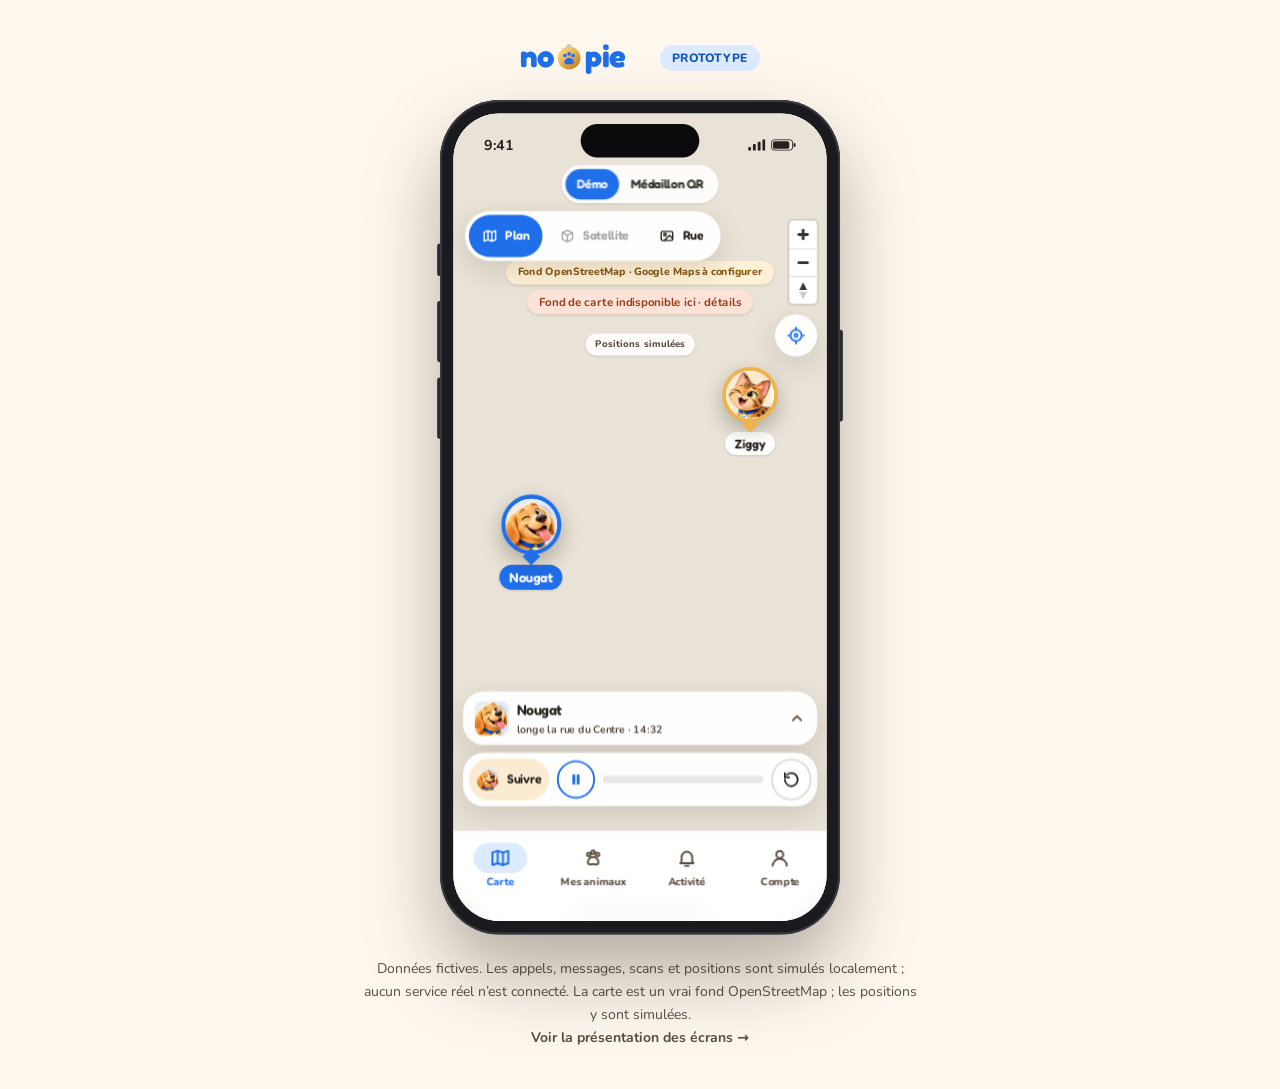
<file: app.html>
<!DOCTYPE html><html lang="fr"><head><meta charSet="utf-8"/><meta name="viewport" content="width=device-width, initial-scale=1"/><link rel="stylesheet" href="./_next/static/chunks/2xskfzx-vf1pj.css" data-precedence="next"/><link rel="stylesheet" href="./_next/static/chunks/2ddmrojwgxvfe.css" data-precedence="next"/><link rel="preload" as="script" fetchPriority="low" href="./_next/static/chunks/310vm2bl3xxpt.js"/><script src="./_next/static/chunks/3r801q3tr245x.js" async=""></script><script src="./_next/static/chunks/2iaf6ywsgf9d5.js" async=""></script><script src="./_next/static/chunks/3r-okv0vpv6lc.js" async=""></script><script src="./_next/static/chunks/40wec9cq5kuxs.js" async=""></script><script src="./_next/static/chunks/turbopack-0hvx9v9vijn-c.js" async=""></script><script src="./_next/static/chunks/1ua2kfq9s-me6.js" async=""></script><script src="./_next/static/chunks/2vdd35mjji1nj.js" async=""></script><script src="./_next/static/chunks/002gyy15ct9fa.js" async=""></script><script src="./_next/static/chunks/3q6qiab8-8cez.js" async=""></script><script src="./_next/static/chunks/0wbvs5nyu2pt0.js" async=""></script><script src="./_next/static/chunks/0_zs9fktn8zne.js" async=""></script><link rel="preload" href="https://fonts.googleapis.com/css2?family=Fredoka:wght@400;500;600;700&amp;family=Nunito:ital,wght@0,400;0,600;0,700;0,800;1,400&amp;display=swap" as="style"/><meta name="theme-color" content="#1f6feb"/><title>Noopie — Prototype mobile</title><meta name="description" content="Un scan, et on vous appelle. Le médaillon Noopie se fixe au collier : si votre animal se perd, la personne qui le retrouve scanne le QR code et vous joint tout de suite."/><link rel="icon" href="/favicon.ico?favicon.117ezoe8m31dk.ico" sizes="48x48" type="image/x-icon"/><link rel="preconnect" href="https://fonts.googleapis.com"/><link rel="preconnect" href="https://fonts.gstatic.com" crossorigin="anonymous"/><link href="https://fonts.googleapis.com/css2?family=Fredoka:wght@400;500;600;700&amp;family=Nunito:ital,wght@0,400;0,600;0,700;0,800;1,400&amp;display=swap" rel="stylesheet"/><script src="./_next/static/chunks/0cz1d0mv5g_q7.js" noModule=""></script></head><body class="min-h-screen bg-cream text-ink"><div hidden=""><!--$--><!--/$--></div><svg width="0" height="0" style="position:absolute" aria-hidden="true" focusable="false">
<defs>
 <linearGradient id="g-fur" x1="0" y1="0" x2="0" y2="1"><stop offset="0" stop-color="#FBD98E"/><stop offset=".55" stop-color="#F0B24A"/><stop offset="1" stop-color="#C9842A"/></linearGradient>
 <linearGradient id="g-fur2" x1="0" y1="0" x2="0" y2="1"><stop offset="0" stop-color="#E9A43C"/><stop offset="1" stop-color="#B9731F"/></linearGradient>
 <linearGradient id="g-cream" x1="0" y1="0" x2="0" y2="1"><stop offset="0" stop-color="#FFF4DC"/><stop offset="1" stop-color="#F6D9A4"/></linearGradient>
 <linearGradient id="g-cat" x1="0" y1="0" x2="0" y2="1"><stop offset="0" stop-color="#F3C27E"/><stop offset=".55" stop-color="#D99248"/><stop offset="1" stop-color="#A86428"/></linearGradient>
 <linearGradient id="g-cat2" x1="0" y1="0" x2="0" y2="1"><stop offset="0" stop-color="#CF8A40"/><stop offset="1" stop-color="#9A5A22"/></linearGradient>
 <radialGradient id="g-iris-dog" cx=".5" cy=".4" r=".6"><stop offset="0" stop-color="#9A6232"/><stop offset=".7" stop-color="#5C3418"/><stop offset="1" stop-color="#3B1F0C"/></radialGradient>
 <radialGradient id="g-iris-cat" cx=".5" cy=".4" r=".6"><stop offset="0" stop-color="#CFE47A"/><stop offset=".65" stop-color="#6FAE48"/><stop offset="1" stop-color="#3C7A2E"/></radialGradient>
 <radialGradient id="g-nose" cx=".35" cy=".3" r=".8"><stop offset="0" stop-color="#5E4A42"/><stop offset="1" stop-color="#231A17"/></radialGradient>
 <radialGradient id="g-shine" cx=".5" cy=".5" r=".5"><stop offset="0" stop-color="#fff" stop-opacity=".9"/><stop offset="1" stop-color="#fff" stop-opacity="0"/></radialGradient>
 <linearGradient id="g-gold" x1="0" y1="0" x2="1" y2="1"><stop offset="0" stop-color="#FBE3A0"/><stop offset=".5" stop-color="#E9B04A"/><stop offset="1" stop-color="#B9791E"/></linearGradient>
 <linearGradient id="g-name" x1="0" y1="0" x2="0" y2="1"><stop offset="0" stop-color="#3D86FF"/><stop offset="1" stop-color="#1A5FD6"/></linearGradient>
 <filter id="f-soft" x="-20%" y="-20%" width="140%" height="160%"><feGaussianBlur stdDeviation="6"/></filter>
 <filter id="f-soft2" x="-20%" y="-20%" width="140%" height="160%"><feGaussianBlur stdDeviation="2"/></filter>

 <symbol id="np-med" viewBox="0 0 200 220">
  <path d="M100 6 C110 6 118 12 118 22 C118 32 110 36 100 36 C90 36 82 32 82 22 C82 12 90 6 100 6 Z M100 14 C94 14 90 17 90 22 C90 27 94 29 100 29 C106 29 110 27 110 22 C110 17 106 14 100 14 Z" fill="#CFCAC2" stroke="#6B625A" stroke-width="1.5"/>
  <ellipse cx="100" cy="212" rx="60" ry="6" fill="#26211C" opacity=".12" filter="url(#f-soft2)"/>
  <circle cx="100" cy="122" r="92" fill="url(#g-gold)"/>
  <circle cx="100" cy="122" r="80" fill="#F2C56A"/>
  <circle cx="100" cy="122" r="66" fill="#FFF8EE"/>
  <circle cx="100" cy="122" r="66" fill="none" stroke="#C99A3E" stroke-width="2"/>
  <ellipse cx="72" cy="60" rx="28" ry="12" fill="url(#g-shine)" transform="rotate(-30 72 60)"/>
  <g fill="#1F6FEB" transform="translate(64 86)">
   <rect x="0" y="0" width="20" height="20" rx="4"/><rect x="5" y="5" width="10" height="10" rx="2" fill="#FFF8EE"/><rect x="8" y="8" width="4" height="4"/>
   <rect x="52" y="0" width="20" height="20" rx="4"/><rect x="57" y="5" width="10" height="10" rx="2" fill="#FFF8EE"/><rect x="60" y="8" width="4" height="4"/>
   <rect x="0" y="52" width="20" height="20" rx="4"/><rect x="5" y="57" width="10" height="10" rx="2" fill="#FFF8EE"/><rect x="8" y="60" width="4" height="4"/>
   <rect x="26" y="2" width="4" height="4" rx="1"/><rect x="34" y="2" width="4" height="4" rx="1"/><rect x="30" y="8" width="4" height="4" rx="1"/><rect x="38" y="8" width="4" height="4" rx="1"/><rect x="26" y="14" width="4" height="4" rx="1"/><rect x="42" y="14" width="4" height="4" rx="1"/>
   <rect x="2" y="26" width="4" height="4" rx="1"/><rect x="10" y="26" width="4" height="4" rx="1"/><rect x="2" y="34" width="4" height="4" rx="1"/><rect x="14" y="34" width="4" height="4" rx="1"/><rect x="6" y="42" width="4" height="4" rx="1"/><rect x="14" y="42" width="4" height="4" rx="1"/>
   <rect x="26" y="26" width="4" height="4" rx="1"/><rect x="34" y="26" width="4" height="4" rx="1"/><rect x="42" y="26" width="4" height="4" rx="1"/><rect x="30" y="34" width="4" height="4" rx="1"/><rect x="38" y="34" width="4" height="4" rx="1"/><rect x="26" y="42" width="4" height="4" rx="1"/><rect x="42" y="42" width="4" height="4" rx="1"/>
   <rect x="54" y="26" width="4" height="4" rx="1"/><rect x="62" y="26" width="4" height="4" rx="1"/><rect x="58" y="34" width="4" height="4" rx="1"/><rect x="66" y="34" width="4" height="4" rx="1"/><rect x="54" y="42" width="4" height="4" rx="1"/><rect x="62" y="42" width="4" height="4" rx="1"/>
   <rect x="26" y="54" width="4" height="4" rx="1"/><rect x="34" y="54" width="4" height="4" rx="1"/><rect x="30" y="62" width="4" height="4" rx="1"/><rect x="42" y="62" width="4" height="4" rx="1"/><rect x="26" y="68" width="4" height="4" rx="1"/><rect x="38" y="68" width="4" height="4" rx="1"/>
   <rect x="54" y="54" width="4" height="4" rx="1"/><rect x="66" y="54" width="4" height="4" rx="1"/><rect x="58" y="62" width="4" height="4" rx="1"/><rect x="54" y="68" width="4" height="4" rx="1"/><rect x="62" y="68" width="4" height="4" rx="1"/>
  </g>
  <text x="100" y="202" text-anchor="middle" font-family="Fredoka, sans-serif" font-weight="700" font-size="13" fill="#7A5A20" letter-spacing="1">noopie</text>
 </symbol>

 <symbol id="np-med-mini" viewBox="0 0 40 44">
  <rect x="17" y="0" width="6" height="8" rx="3" fill="#CFCAC2" stroke="#6B625A" stroke-width="1"/>
  <circle cx="20" cy="24" r="18" fill="url(#g-gold)"/>
  <circle cx="20" cy="24" r="12" fill="#FFF8EE"/>
  <rect x="14" y="18" width="4" height="4" rx="1" fill="#1F6FEB"/><rect x="22" y="18" width="4" height="4" rx="1" fill="#1F6FEB"/><rect x="14" y="26" width="4" height="4" rx="1" fill="#1F6FEB"/><rect x="23" y="27" width="3" height="3" rx="1" fill="#1F6FEB"/>
  <ellipse cx="14" cy="14" rx="5" ry="2.5" fill="#fff" opacity=".7" transform="rotate(-30 14 14)"/>
 </symbol>

 <symbol id="hero-dog" viewBox="0 0 320 360">
  <ellipse cx="160" cy="346" rx="110" ry="12" fill="#26211C" opacity=".14" filter="url(#f-soft)"/>
  <g class="np-htail-dog"><path d="M70 268 C30 262 10 228 24 200 C32 184 52 186 52 204 C52 222 60 240 90 250 Z" fill="url(#g-fur2)"/><path d="M40 206 C44 222 54 236 76 246" fill="none" stroke="#FBD98E" stroke-width="5" stroke-linecap="round" opacity=".7"/></g>
  <path d="M74 338 C62 300 66 240 104 218 C130 204 190 204 216 218 C254 240 258 300 246 338 Z" fill="url(#g-fur)"/>
  <path d="M110 338 C104 290 120 252 160 246 C200 252 216 290 210 338 Z" fill="url(#g-cream)"/>
  <path d="M136 258 l-8 12 M150 252 l-4 14 M170 252 l4 14 M184 258 l8 12" stroke="#F6D9A4" stroke-width="4" stroke-linecap="round" opacity=".9"/>
  <path d="M106 300 C96 318 98 338 104 344 L132 344 C136 330 134 304 128 290 Z" fill="url(#g-fur)"/>
  <path d="M192 290 C186 304 184 330 188 344 L216 344 C222 338 224 318 214 300 Z" fill="url(#g-fur)"/>
  <ellipse cx="118" cy="344" rx="20" ry="9" fill="#F3C56A"/><ellipse cx="202" cy="344" rx="20" ry="9" fill="#F3C56A"/>
  <path d="M106 344 q6 -6 12 0 M118 344 q6 -6 12 0 M190 344 q6 -6 12 0 M202 344 q6 -6 12 0" stroke="#C9842A" stroke-width="2" fill="none" stroke-linecap="round"/>
  <path d="M96 226 C120 244 200 244 224 226" fill="none" stroke="#1F6FEB" stroke-width="16" stroke-linecap="round"/>
  <path d="M96 226 C120 244 200 244 224 226" fill="none" stroke="#4A8DFF" stroke-width="5" stroke-linecap="round" stroke-dasharray="3 14" opacity=".8"/>
  <svg x="140" y="236" width="40" height="44" viewBox="0 0 40 44"><use href="#np-med-mini"/></svg>
  <path d="M74 110 C36 112 30 190 56 206 C80 220 98 190 96 150 C96 130 92 112 74 110 Z" fill="url(#g-fur2)"/>
  <path d="M246 110 C284 112 290 190 264 206 C240 220 222 190 224 150 C224 130 228 112 246 110 Z" fill="url(#g-fur2)"/>
  <path d="M62 150 C58 176 68 196 80 200" fill="none" stroke="#F6C063" stroke-width="5" stroke-linecap="round" opacity=".55"/>
  <path d="M258 150 C262 176 252 196 240 200" fill="none" stroke="#F6C063" stroke-width="5" stroke-linecap="round" opacity=".55"/>
  <path d="M160 62 C226 62 252 112 250 158 C248 206 214 234 160 234 C106 234 72 206 70 158 C68 112 94 62 160 62 Z" fill="url(#g-fur)"/>
  <ellipse cx="128" cy="96" rx="40" ry="18" fill="url(#g-shine)" transform="rotate(-20 128 96)" opacity=".7"/>
  <path d="M160 150 C196 150 214 174 212 200 C210 224 188 236 160 236 C132 236 110 224 108 200 C106 174 124 150 160 150 Z" fill="url(#g-cream)"/>
  <path d="M108 120 C120 108 140 108 150 116" fill="none" stroke="#C9842A" stroke-width="5" stroke-linecap="round" opacity=".8"/>
  <path d="M212 120 C200 108 180 108 170 116" fill="none" stroke="#C9842A" stroke-width="5" stroke-linecap="round" opacity=".8"/>
  <g class="np-eye"><ellipse cx="128" cy="144" rx="22" ry="25" fill="#fff"/><ellipse cx="130" cy="146" rx="15" ry="18" fill="url(#g-iris-dog)"/><ellipse cx="131" cy="148" rx="9" ry="12" fill="#17100A"/><circle cx="124" cy="138" r="6" fill="#fff"/><circle cx="137" cy="154" r="2.5" fill="#fff" opacity=".8"/><path d="M106 138 C112 122 144 122 150 138" fill="none" stroke="#D99A3C" stroke-width="3" opacity=".6"/></g>
  <g class="np-eye b"><ellipse cx="192" cy="144" rx="22" ry="25" fill="#fff"/><ellipse cx="190" cy="146" rx="15" ry="18" fill="url(#g-iris-dog)"/><ellipse cx="189" cy="148" rx="9" ry="12" fill="#17100A"/><circle cx="184" cy="138" r="6" fill="#fff"/><circle cx="197" cy="154" r="2.5" fill="#fff" opacity=".8"/><path d="M170 138 C176 122 208 122 214 138" fill="none" stroke="#D99A3C" stroke-width="3" opacity=".6"/></g>
  <ellipse cx="160" cy="186" rx="20" ry="14" fill="url(#g-nose)"/>
  <ellipse cx="152" cy="181" rx="6" ry="3.5" fill="#fff" opacity=".55"/>
  <path d="M160 198 q-16 16 -34 4 M160 198 q16 16 34 4" fill="none" stroke="#8A5A2A" stroke-width="4" stroke-linecap="round"/>
  <path d="M138 206 C144 232 176 232 182 206 C170 214 150 214 138 206 Z" fill="#5A2A1E"/>
  <path d="M146 212 C150 234 170 234 174 212 Z" fill="#F0705C"/>
  <path d="M160 214 v12" stroke="#D8574A" stroke-width="2.5" stroke-linecap="round"/>
  <ellipse cx="104" cy="178" rx="12" ry="7" fill="#F5A989" opacity=".5"/><ellipse cx="216" cy="178" rx="12" ry="7" fill="#F5A989" opacity=".5"/>
  <path d="M146 70 C150 56 162 54 170 62 C174 52 186 54 186 66" fill="none" stroke="#FBD98E" stroke-width="6" stroke-linecap="round"/>
 </symbol>

 <symbol id="hero-cat" viewBox="0 0 300 360">
  <ellipse cx="150" cy="346" rx="92" ry="11" fill="#26211C" opacity=".14" filter="url(#f-soft)"/>
  <g class="np-htail-cat"><path d="M212 300 C262 292 286 246 266 214 C254 196 230 204 236 226 C240 244 236 266 206 280 Z" fill="url(#g-cat2)"/><path d="M250 214 l16 -4 M262 236 l14 2 M256 258 l12 8" stroke="#5A3620" stroke-width="7" stroke-linecap="round"/></g>
  <path d="M80 338 C70 296 80 236 116 222 C140 212 180 212 200 222 C236 240 236 296 226 338 Z" fill="url(#g-cat)"/>
  <path d="M112 338 C108 296 122 262 152 258 C184 262 196 296 192 338 Z" fill="url(#g-cream)"/>
  <g fill="#5A3620"><path d="M98 262 c6 -8 18 -6 20 2 c-4 8 -16 10 -20 -2 Z"/><path d="M90 300 c6 -8 18 -6 20 2 c-4 8 -16 10 -20 -2 Z"/><path d="M196 262 c-6 -8 -18 -6 -20 2 c4 8 16 10 20 -2 Z"/><path d="M208 300 c-6 -8 -18 -6 -20 2 c4 8 16 10 20 -2 Z"/></g>
  <g fill="#B5773A"><ellipse cx="108" cy="263" rx="5" ry="3"/><ellipse cx="100" cy="301" rx="5" ry="3"/><ellipse cx="186" cy="263" rx="5" ry="3"/><ellipse cx="198" cy="301" rx="5" ry="3"/></g>
  <path d="M110 300 C100 318 102 338 108 344 L132 344 C136 330 134 306 128 290 Z" fill="url(#g-cat)"/>
  <path d="M174 290 C168 306 166 330 170 344 L194 344 C200 338 202 318 192 300 Z" fill="url(#g-cat)"/>
  <ellipse cx="120" cy="344" rx="17" ry="8" fill="#E6B06A"/><ellipse cx="182" cy="344" rx="17" ry="8" fill="#E6B06A"/>
  <path d="M110 344 q5 -5 10 0 M120 344 q5 -5 10 0 M172 344 q5 -5 10 0 M182 344 q5 -5 10 0" stroke="#A86428" stroke-width="2" fill="none" stroke-linecap="round"/>
  <path d="M104 226 C124 242 180 242 200 226" fill="none" stroke="#1F6FEB" stroke-width="14" stroke-linecap="round"/>
  <svg x="134" y="234" width="36" height="40" viewBox="0 0 40 44"><use href="#np-med-mini"/></svg>
  <path d="M86 118 L66 36 L136 84 Z" fill="url(#g-cat2)"/><path d="M90 108 L76 54 L124 86 Z" fill="#F4B5A0"/>
  <path d="M214 118 L234 36 L164 84 Z" fill="url(#g-cat2)"/><path d="M210 108 L224 54 L176 86 Z" fill="#F4B5A0"/>
  <path d="M150 72 C212 72 236 116 232 160 C228 204 196 230 150 230 C104 230 72 204 68 160 C64 116 88 72 150 72 Z" fill="url(#g-cat)"/>
  <ellipse cx="120" cy="104" rx="36" ry="16" fill="url(#g-shine)" transform="rotate(-18 120 104)" opacity=".6"/>
  <path d="M150 164 C180 164 196 184 194 204 C192 222 172 232 150 232 C128 232 108 222 106 204 C104 184 120 164 150 164 Z" fill="url(#g-cream)"/>
  <path d="M136 84 L128 112 M150 80 L150 110 M164 84 L172 112" stroke="#5A3620" stroke-width="5" stroke-linecap="round" opacity=".9"/>
  <g fill="#5A3620"><path d="M84 160 c6 -8 16 -6 18 2 c-4 8 -14 10 -18 -2 Z"/><path d="M216 160 c-6 -8 -16 -6 -18 2 c4 8 14 10 18 -2 Z"/></g>
  <g class="np-eye"><ellipse cx="120" cy="146" rx="24" ry="24" fill="#fff"/><ellipse cx="122" cy="148" rx="17" ry="18" fill="url(#g-iris-cat)"/><ellipse cx="123" cy="149" rx="7" ry="14" fill="#17100A"/><circle cx="114" cy="138" r="6" fill="#fff"/><circle cx="130" cy="158" r="2.5" fill="#fff" opacity=".8"/><path d="M96 134 C104 122 136 122 144 134" fill="none" stroke="#8A5A2A" stroke-width="3" opacity=".6"/></g>
  <g class="np-eye b"><ellipse cx="180" cy="146" rx="24" ry="24" fill="#fff"/><ellipse cx="178" cy="148" rx="17" ry="18" fill="url(#g-iris-cat)"/><ellipse cx="177" cy="149" rx="7" ry="14" fill="#17100A"/><circle cx="170" cy="138" r="6" fill="#fff"/><circle cx="186" cy="158" r="2.5" fill="#fff" opacity=".8"/><path d="M156 134 C164 122 196 122 204 134" fill="none" stroke="#8A5A2A" stroke-width="3" opacity=".6"/></g>
  <path d="M140 186 h20 l-10 10 Z" fill="#F0705C"/>
  <path d="M150 196 q-10 12 -22 2 M150 196 q12 12 26 -4" fill="none" stroke="#8A5A2A" stroke-width="3.5" stroke-linecap="round"/>
  <g stroke="#fff" stroke-width="2.5" stroke-linecap="round" opacity=".9"><path d="M110 196 l-36 -8 M110 204 l-36 4"/><path d="M190 196 l36 -8 M190 204 l36 4"/></g>
  <ellipse cx="98" cy="186" rx="10" ry="6" fill="#F5A989" opacity=".45"/><ellipse cx="202" cy="186" rx="10" ry="6" fill="#F5A989" opacity=".45"/>
 </symbol>
</defs></svg><main class="min-h-screen bg-cream"></main><!--$--><!--/$--><script id="_R_">(globalThis["TURBOPACK"] || (globalThis["TURBOPACK"] = [])).push({"otherChunks":["static/chunks/310vm2bl3xxpt.js","static/chunks/3r801q3tr245x.js","static/chunks/2iaf6ywsgf9d5.js","static/chunks/3r-okv0vpv6lc.js","static/chunks/40wec9cq5kuxs.js"],"runtimeModuleIds":[94553]});</script><script src="./_next/static/chunks/310vm2bl3xxpt.js" async=""></script><script>(self.__next_f=self.__next_f||[]).push([0])</script><script>self.__next_f.push([1,"1:\"$Sreact.fragment\"\na:\"./_next/static/chunks/1ua2kfq9s-me6.js\"\nb:I[68027,[\"$a\"],\"default\",1]\n:HL[\"./_next/static/chunks/2xskfzx-vf1pj.css\",\"style\"]\n:HL[\"./_next/static/chunks/2ddmrojwgxvfe.css\",\"style\"]\n:HL[\"https://fonts.googleapis.com/css2?family=Fredoka:wght@400;500;600;700\u0026family=Nunito:ital,wght@0,400;0,600;0,700;0,800;1,400\u0026display=swap\",\"style\"]\n2:T382e,\n\u003cdefs\u003e\n \u003clinearGradient id=\"g-fur\" x1=\"0\" y1=\"0\" x2=\"0\" y2=\"1\"\u003e\u003cstop offset=\"0\" stop-color=\"#FBD98E\"/\u003e\u003cstop offset=\".55\" stop-color=\"#F0B24A\"/\u003e\u003cstop offset=\"1\" stop-color=\"#C9842A\"/\u003e\u003c/linearGradient\u003e\n \u003clinearGradient id=\"g-fur2\" x1=\"0\" y1=\"0\" x2=\"0\" y2=\"1\"\u003e\u003cstop offset=\"0\" stop-color=\"#E9A43C\"/\u003e\u003cstop offset=\"1\" stop-color=\"#B9731F\"/\u003e\u003c/linearGradient\u003e\n \u003clinearGradient id=\"g-cream\" x1=\"0\" y1=\"0\" x2=\"0\" y2=\"1\"\u003e\u003cstop offset=\"0\" stop-color=\"#FFF4DC\"/\u003e\u003cstop offset=\"1\" stop-color=\"#F6D9A4\"/\u003e\u003c/linearGradient\u003e\n \u003clinearGradient id=\"g-cat\" x1=\"0\" y1=\"0\" x2=\"0\" y2=\"1\"\u003e\u003cstop offset=\"0\" stop-color=\"#F3C27E\"/\u003e\u003cstop offset=\".55\" stop-color=\"#D99248\"/\u003e\u003cstop offset=\"1\" stop-color=\"#A86428\"/\u003e\u003c/linearGradient\u003e\n \u003clinearGradient id=\"g-cat2\" x1=\"0\" y1=\"0\" x2=\"0\" y2=\"1\"\u003e\u003cstop offset=\"0\" stop-color=\"#CF8A40\"/\u003e\u003cstop offset=\"1\" stop-color=\"#9A5A22\"/\u003e\u003c/linearGradient\u003e\n \u003cradialGradient id=\"g-iris-dog\" cx=\".5\" cy=\".4\" r=\".6\"\u003e\u003cstop offset=\"0\" stop-color=\"#9A6232\"/\u003e\u003cstop offset=\".7\" stop-color=\"#5C3418\"/\u003e\u003cstop offset=\"1\" stop-color=\"#3B1F0C\"/\u003e\u003c/radialGradient\u003e\n \u003cradialGradient id=\"g-iris-cat\" cx=\".5\" cy=\".4\" r=\".6\"\u003e\u003cstop offset=\"0\" stop-color=\"#CFE47A\"/\u003e\u003cstop offset=\".65\" stop-color=\"#6FAE48\"/\u003e\u003cstop offset=\"1\" stop-color=\"#3C7A2E\"/\u003e\u003c/radialGradient\u003e\n \u003cradialGradient id=\"g-nose\" cx=\".35\" cy=\".3\" r=\".8\"\u003e\u003cstop offset=\"0\" stop-color=\"#5E4A42\"/\u003e\u003cstop offset=\"1\" stop-color=\"#231A17\"/\u003e\u003c/radialGradient\u003e\n \u003cradialGradient id=\"g-shine\" cx=\".5\" cy=\".5\" r=\".5\"\u003e\u003cstop offset=\"0\" stop-color=\"#fff\" stop-opacity=\".9\"/\u003e\u003cstop offset=\"1\" stop-color=\"#fff\" stop-opacity=\"0\"/\u003e\u003c/radialGradient\u003e\n \u003clinearGradient id=\"g-gold\" x1=\"0\" y1=\"0\" x2=\"1\" y2=\"1\"\u003e\u003cstop offset=\"0\" stop-color=\"#FBE3A0\"/\u003e\u003cstop offset=\".5\" stop-color=\"#E9B04A\"/\u003e\u003cstop offset=\"1\" stop-color=\"#B9791E\"/\u003e\u003c/linearGradient\u003e\n \u003clinearGradient id=\"g-name\" x1=\"0\" y1=\"0\" x2=\"0\" y2=\"1\"\u003e\u003cstop offset=\"0\" stop-color=\"#3D86FF\"/\u003e\u003cstop offset=\"1\" stop-color=\"#1A5FD6\"/\u003e\u003c/linearGradient\u003e\n \u003cfilter id=\"f-soft\" x=\"-20%\" y=\"-20%\" width=\"140%\" height=\"160%\"\u003e\u003cfeGaussianBlur stdDeviation=\"6\"/\u003e\u003c/filter\u003e\n \u003cfilter id=\"f-soft2\" x=\"-20%\" y=\"-20%\" width=\"140%\" height=\"160%\"\u003e\u003cfeGaussianBlur stdDeviation=\"2\"/\u003e\u003c/filter\u003e\n\n \u003csymbol id=\"np-med\" viewBox=\"0 0 200 220\"\u003e\n  \u003cpath d=\"M100 6 C110 6 118 12 118 22 C118 32 110 36 100 36 C90 36 82 32 82 22 C82 12 90 6 100 6 Z M100 14 C94 14 90 17 90 22 C90 27 94 29 100 29 C106 29 110 27 110 22 C110 17 106 14 100 14 Z\" fill=\"#CFCAC2\" stroke=\"#6B625A\" stroke-width=\"1.5\"/\u003e\n  \u003cellipse cx=\"100\" cy=\"212\" rx=\"60\" ry=\"6\" fill=\"#26211C\" opacity=\".12\" filter=\"url(#f-soft2)\"/\u003e\n  \u003ccircle cx=\"100\" cy=\"122\" r=\"92\" fill=\"url(#g-gold)\"/\u003e\n  \u003ccircle cx=\"100\" cy=\"122\" r=\"80\" fill=\"#F2C56A\"/\u003e\n  \u003ccircle cx=\"100\" cy=\"122\" r=\"66\" fill=\"#FFF8EE\"/\u003e\n  \u003ccircle cx=\"100\" cy=\"122\" r=\"66\" fill=\"none\" stroke=\"#C99A3E\" stroke-width=\"2\"/\u003e\n  \u003cellipse cx=\"72\" cy=\"60\" rx=\"28\" ry=\"12\" fill=\"url(#g-shine)\" transform=\"rotate(-30 72 60)\"/\u003e\n  \u003cg fill=\"#1F6FEB\" transform=\"translate(64 86)\"\u003e\n   \u003crect x=\"0\" y=\"0\" width=\"20\" height=\"20\" rx=\"4\"/\u003e\u003crect x=\"5\" y=\"5\" width=\"10\" height=\"10\" rx=\"2\" fill=\"#FFF8EE\"/\u003e\u003crect x=\"8\" y=\"8\" width=\"4\" height=\"4\"/\u003e\n   \u003crect x=\"52\" y=\"0\" width=\"20\" height=\"20\" rx=\"4\"/\u003e\u003crect x=\"57\" y=\"5\" width=\"10\" height=\"10\" rx=\"2\" fill=\"#FFF8EE\"/\u003e\u003crect x=\"60\" y=\"8\" width=\"4\" height=\"4\"/\u003e\n   \u003crect x=\"0\" y=\"52\" width=\"20\" height=\"20\" rx=\"4\"/\u003e\u003crect x=\"5\" y=\"57\" width=\"10\" height=\"10\" rx=\"2\" fill=\"#FFF8EE\"/\u003e\u003crect x=\"8\" y=\"60\" width=\"4\" height=\"4\"/\u003e\n   \u003crect x=\"26\" y=\"2\" width=\"4\" height=\"4\" rx=\"1\"/\u003e\u003crect x=\"34\" y=\"2\" width=\"4\" height=\"4\" rx=\"1\"/\u003e\u003crect x=\"30\" y=\"8\" width=\"4\" height=\"4\" rx=\"1\"/\u003e\u003crect x=\"38\" y=\"8\" width=\"4\" height=\"4\" rx=\"1\"/\u003e\u003crect x=\"26\" y=\"14\" width=\"4\" height=\"4\" rx=\"1\"/\u003e\u003crect x=\"42\" y=\"14\" width=\"4\" height=\"4\" rx=\"1\"/\u003e\n   \u003crect x=\"2\" y=\"26\" width=\"4\" height=\"4\" rx=\"1\"/\u003e\u003crect x=\"10\" y=\"26\" width=\"4\" height=\"4\" rx=\"1\"/\u003e\u003crect x=\"2\" y=\"34\" width=\"4\" height=\"4\" rx=\"1\"/\u003e\u003crect x=\"14\" y=\"34\" width=\"4\" height=\"4\" rx=\"1\"/\u003e\u003crect x=\"6\" y=\"42\" width=\"4\" height=\"4\" rx=\"1\"/\u003e\u003crect x=\"14\" y=\"42\" width=\"4\" height=\"4\" rx=\"1\"/\u003e\n   \u003crect x=\"26\" y=\"26\" width=\"4\" height=\"4\" rx=\"1\"/\u003e\u003crect x=\"34\" y=\"26\" width=\"4\" height=\"4\" rx=\"1\"/\u003e\u003crect x=\"42\" y=\"26\" width=\"4\" height=\"4\" rx=\"1\"/\u003e\u003crect x=\"30\" y=\"34\" width=\"4\" height=\"4\" rx=\"1\"/\u003e\u003crect x=\"38\" y=\"34\" width=\"4\" height=\"4\" rx=\"1\"/\u003e\u003crect x=\"26\" y=\"42\" width=\"4\" height=\"4\" rx=\"1\"/\u003e\u003crect x=\"42\" y=\"42\" width=\"4\" height=\"4\" rx=\"1\"/\u003e\n   \u003crect x=\"54\" y=\"26\" width=\"4\" height=\"4\" rx=\"1\"/\u003e\u003crect x=\"62\" y=\"26\" width=\"4\" height=\"4\" rx=\"1\"/\u003e\u003crect x=\"58\" y=\"34\" width=\"4\" height=\"4\" rx=\"1\"/\u003e\u003crect x=\"66\" y=\"34\" width=\"4\" height=\"4\" rx=\"1\"/\u003e\u003crect x=\"54\" y=\"42\" width=\"4\" height=\"4\" rx=\"1\"/\u003e\u003crect x=\"62\" y=\"42\" width=\"4\" height=\"4\" rx=\"1\"/\u003e\n   \u003crect x=\"26\" y=\"54\" width=\"4\" height=\"4\" rx=\"1\"/\u003e\u003crect x=\"34\" y=\"54\" width=\"4\" height=\"4\" rx=\"1\"/\u003e\u003crect x=\"30\" y=\"62\" width=\"4\" height=\"4\" rx=\"1\"/\u003e\u003crect x=\"42\" y=\"62\" width=\"4\" height=\"4\" rx=\"1\"/\u003e\u003crect x=\"26\" y=\"68\" width=\"4\" height=\"4\" rx=\"1\"/\u003e\u003crect x=\"38\" y=\"68\" width=\"4\" height=\"4\" rx=\"1\"/\u003e\n   \u003crect x=\"54\" y=\"54\" width=\"4\" height=\"4\" rx=\"1\"/\u003e\u003crect x=\"66\" y=\"54\" width=\"4\" height=\"4\" rx=\"1\"/\u003e\u003crect x=\"58\" y=\"62\" width=\"4\" height=\"4\" rx=\"1\"/\u003e\u003crect x=\"54\" y=\"68\" width=\"4\" height=\"4\" rx=\"1\"/\u003e\u003crect x=\"62\" y=\"68\" width=\"4\" height=\"4\" rx=\"1\"/\u003e\n  \u003c/g\u003e\n  \u003ctext x=\"100\" y=\"202\" text-anchor=\"middle\" font-family=\"Fredoka, sans-serif\" font-weight=\"700\" font-size=\"13\" fill=\"#7A5A20\" letter-spacing=\"1\"\u003enoopie\u003c/text\u003e\n \u003c/symbol\u003e\n\n \u003csymbol id=\"np-med-mini\" viewBox=\"0 0 40 44\"\u003e\n  \u003crect x=\"17\" y=\"0\" width=\"6\" height=\"8\" rx=\"3\" fill=\"#CFCAC2\" stroke=\"#6B625A\" stroke-width=\"1\"/\u003e\n  \u003ccircle cx=\"20\" cy=\"24\" r=\"18\" fill=\"url(#g-gold)\"/\u003e\n  \u003ccircle cx=\"20\" cy=\"24\" r=\"12\" fill=\"#FFF8EE\"/\u003e\n  \u003crect x=\"14\" y=\"18\" width=\"4\" height=\"4\" rx=\"1\" fill=\"#1F6FEB\"/\u003e\u003crect x=\"22\" y=\"18\" width=\"4\" height=\"4\" rx=\"1\" fill=\"#1F6FEB\"/\u003e\u003crect x=\"14\" y=\"26\" width=\"4\" height=\"4\" rx=\"1\" fill=\"#1F6FEB\"/\u003e\u003crect x=\"23\" y=\"27\" width=\"3\" height=\"3\" rx=\"1\" fill=\"#1F6FEB\"/\u003e\n  \u003cellipse cx=\"14\" cy=\"14\" rx=\"5\" ry=\"2.5\" fill=\"#fff\" opacity=\".7\" transform=\"rotate(-30 14 14)\"/\u003e\n \u003c/symbol\u003e\n\n \u003csymbol id=\"hero-dog\" viewBox=\"0 0 320 360\"\u003e\n  \u003cellipse cx=\"160\" cy=\"346\" rx=\"110\" ry=\"12\" fill=\"#26211C\" opacity=\".14\" filter=\"url(#f-soft)\"/\u003e\n  \u003cg class=\"np-htail-dog\"\u003e\u003cpath d=\"M70 268 C30 262 10 228 24 200 C32 184 52 186 52 204 C52 222 60 240 90 250 Z\" fill=\"url(#g-fur2)\"/\u003e\u003cpath d=\"M40 206 C44 222 54 236 76 246\" fill=\"none\" stroke=\"#FBD98E\" stroke-width=\"5\" stroke-linecap=\"round\" opacity=\".7\"/\u003e\u003c/g\u003e\n  \u003cpath d=\"M74 338 C62 300 66 240 104 218 C130 204 190 204 216 218 C254 240 258 300 246 338 Z\" fill=\"url(#g-fur)\"/\u003e\n  \u003cpath d=\"M110 338 C104 290 120 252 160 246 C200 252 216 290 210 338 Z\" fill=\"url(#g-cream)\"/\u003e\n  \u003cpath d=\"M136 258 l-8 12 M150 252 l-4 14 M170 252 l4 14 M184 258 l8 12\" stroke=\"#F6D9A4\" stroke-width=\"4\" stroke-linecap=\"round\" opacity=\".9\"/\u003e\n  \u003cpath d=\"M106 300 C96 318 98 338 104 344 L132 344 C136 330 134 304 128 290 Z\" fill=\"url(#g-fur)\"/\u003e\n  \u003cpath d=\"M192 290 C186 304 184 330 188 344 L216 344 C222 338 224 318 214 300 Z\" fill=\"url(#g-fur)\"/\u003e\n  \u003cellipse cx=\"118\" cy=\"344\" rx=\"20\" ry=\"9\" fill=\"#F3C56A\"/\u003e\u003cellipse cx=\"202\" cy=\"344\" rx=\"20\" ry=\"9\" fill=\"#F3C56A\"/\u003e\n  \u003cpath d=\"M106 344 q6 -6 12 0 M118 344 q6 -6 12 0 M190 344 q6 -6 12 0 M202 344 q6 -6 12 0\" stroke=\"#C9842A\" stroke-width=\"2\" fill=\"none\" stroke-linecap=\"round\"/\u003e\n  \u003cpath d=\"M96 226 C120 244 200 244 224 226\" fill=\"none\" stroke=\"#1F6FEB\" stroke-width=\"16\" stroke-linecap=\"round\"/\u003e\n  \u003cpath d=\"M96 226 C120 244 200 244 224 226\" fill=\"none\" stroke=\"#4A8DFF\" stroke-width=\"5\" stroke-linecap=\"round\" stroke-dasharray=\"3 14\" opacity=\".8\"/\u003e\n  \u003csvg x=\"140\" y=\"236\" width=\"40\" height=\"44\" viewBox=\"0 0 40 44\"\u003e\u003cuse href=\"#np-med-mini\"/\u003e\u003c/svg\u003e\n  \u003cpath d=\"M74 110 C36 112 30 190 56 206 C80 220 98 190 96 150 C96 130 92 112 74 110 Z\" fill=\"url(#g-fur2)\"/\u003e\n  \u003cpath d=\"M246 110 C284 112 290 190 264 206 C240 220 222 190 224 150 C224 130 228 112 246 110 Z\" fill=\"url(#g-fur2)\"/\u003e\n  \u003cpath d=\"M62 150 C58 176 68 196 80 200\" fill=\"none\" stroke=\"#F6C063\" stroke-width=\"5\" stroke-linecap=\"round\" opacity=\".55\"/\u003e\n  \u003cpath d=\"M258 150 C262 176 252 196 240 200\" fill=\"none\" stroke=\"#F6C063\" stroke-width=\"5\" stroke-linecap=\"round\" opacity=\".55\"/\u003e\n  \u003cpath d=\"M160 62 C226 62 252 112 250 158 C248 206 214 234 160 234 C106 234 72 206 70 158 C68 112 94 62 160 62 Z\" fill=\"url(#g-fur)\"/\u003e\n  \u003cellipse cx=\"128\" cy=\"96\" rx=\"40\" ry=\"18\" fill=\"url(#g-shine)\" transform=\"rotate(-20 128 96)\" opacity=\".7\"/\u003e\n  \u003cpath d=\"M160 150 C196 150 214 174 212 200 C210 224 188 236 160 236 C132 236 110 224 108 200 C106 174 124 150 160 150 Z\" fill=\"url(#g-cream)\"/\u003e\n  \u003cpath d=\"M108 120 C120 108 140 108 150 116\" fill=\"none\" stroke=\"#C9842A\" stroke-width=\"5\" stroke-linecap=\"round\" opacity=\".8\"/\u003e\n  \u003cpath d=\"M212 120 C200 108 180 108 170 116\" fill=\"none\" stroke=\"#C9842A\" stroke-width=\"5\" stroke-linecap=\"round\" opacity=\".8\"/\u003e\n  \u003cg class=\"np-eye\"\u003e\u003cellipse cx=\"128\" cy=\"144\" rx=\"22\" ry=\"25\" fill=\"#fff\"/\u003e\u003cellipse cx=\"130\" cy=\"146\" rx=\"15\" ry=\"18\" fill=\"url(#g-iris-dog)\"/\u003e\u003cellipse cx=\"131\" cy=\"148\" rx=\"9\" ry=\"12\" fill=\"#17100A\"/\u003e\u003ccircle cx=\"124\" cy=\"138\" r=\"6\" fill=\"#fff\"/\u003e\u003ccircle cx=\"137\" cy=\"154\" r=\"2.5\" fill=\"#fff\" opacity=\".8\"/\u003e\u003cpath d=\"M106 138 C112 122 144 122 150 138\" fill=\"none\" stroke=\"#D99A3C\" stroke-width=\"3\" opacity=\".6\"/\u003e\u003c/g\u003e\n  \u003cg class=\"np-eye b\"\u003e\u003cellipse cx=\"192\" cy=\"144\" rx=\"22\" ry=\"25\" fill=\"#fff\"/\u003e\u003cellipse cx=\"190\" cy=\"146\" rx=\"15\" ry=\"18\" fill=\"url(#g-iris-dog)\"/\u003e\u003cellipse cx=\"189\" cy=\"148\" rx=\"9\" ry=\"12\" fill=\"#17100A\"/\u003e\u003ccircle cx=\"184\" cy=\"138\" r=\"6\" fill=\"#fff\"/\u003e\u003ccircle cx=\"197\" cy=\"154\" r=\"2.5\" fill=\"#fff\" opacity=\".8\"/\u003e\u003cpath d=\"M170 138 C176 122 208 122 214 138\" fill=\"none\" stroke=\"#D99A3C\" stroke-width=\"3\" opacity=\".6\"/\u003e\u003c/g\u003e\n  \u003cellipse cx=\"160\" cy=\"186\" rx=\"20\" ry=\"14\" fill=\"url(#g-nose)\"/\u003e\n  \u003cellipse cx=\"152\" cy=\"181\" rx=\"6\" ry=\"3.5\" fill=\"#fff\" opacity=\".55\"/\u003e\n  \u003cpath d=\"M160 198 q-16 16 -34 4 M160 198 q16 16 34 4\" fill=\"none\" stroke=\"#8A5A2A\" stroke-width=\"4\" stroke-linecap=\"round\"/\u003e\n  \u003cpath d=\"M138 206 C144 232 176 232 182 206 C170 214 150 214 138 206 Z\" fill=\"#5A2A1E\"/\u003e\n  \u003cpath d=\"M146 212 C150 234 170 234 174 212 Z\" fill=\"#F0705C\"/\u003e\n  \u003cpath d=\"M160 214 v12\" stroke=\"#D8574A\" stroke-width=\"2.5\" stroke-linecap=\"round\"/\u003e\n  \u003cellipse cx=\"104\" cy=\"178\" rx=\"12\" ry=\"7\" fill=\"#F5A989\" opacity=\".5\"/\u003e\u003cellipse cx=\"216\" cy=\"178\" rx=\"12\" ry=\"7\" fill=\"#F5A989\" opacity=\".5\"/\u003e\n  \u003cpath d=\"M146 70 C150 56 162 54 170 62 C174 52 186 54 186 66\" fill=\"none\" stroke=\"#FBD98E\" stroke-width=\"6\" stroke-linecap=\"round\"/\u003e\n \u003c/symbol\u003e\n\n \u003csymbol id=\"hero-cat\" viewBox=\"0 0 300 360\"\u003e\n  \u003cellipse cx=\"150\" cy=\"346\" rx=\"92\" ry=\"11\" fill=\"#26211C\" opacity=\".14\" filter=\"url(#f-soft)\"/\u003e\n  \u003cg class=\"np-htail-cat\"\u003e\u003cpath d=\"M212 300 C262 292 286 246 266 214 C254 196 230 204 236 226 C240 244 236 266 206 280 Z\" fill=\"url(#g-cat2)\"/\u003e\u003cpath d=\"M250 214 l16 -4 M262 236 l14 2 M256 258 l12 8\" stroke=\"#5A3620\" stroke-width=\"7\" stroke-linecap=\"round\"/\u003e\u003c/g\u003e\n  \u003cpath d=\"M80 338 C70 296 80 236 116 222 C140 212 180 212 200 222 C236 240 236 296 226 338 Z\" fill=\"url(#g-cat)\"/\u003e\n  \u003cpath d=\"M112 338 C108 296 122 262 152 258 C184 262 196 296 192 338 Z\" fill=\"url(#g-cream)\"/\u003e\n  \u003cg fill=\"#5A3620\"\u003e\u003cpath d=\"M98 262 c6 -8 18 -6 20 2 c-4 8 -16 10 -20 -2 Z\"/\u003e\u003cpath d=\"M90 300 c6 -8 18 -6 20 2 c-4 8 -16 10 -20 -2 Z\"/\u003e\u003cpath d=\"M196 262 c-6 -8 -18 -6 -20 2 c4 8 16 10 20 -2 Z\"/\u003e\u003cpath d=\"M208 300 c-6 -8 -18 -6 -20 2 c4 8 16 10 20 -2 Z\"/\u003e\u003c/g\u003e\n  \u003cg fill=\"#B5773A\"\u003e\u003cellipse cx=\"108\" cy=\"263\" rx=\"5\" ry=\"3\"/\u003e\u003cellipse cx=\"100\" cy=\"301\" rx=\"5\" ry=\"3\"/\u003e\u003cellipse cx=\"186\" cy=\"263\" rx=\"5\" ry=\"3\"/\u003e\u003cellipse cx=\"198\" cy=\"301\" rx=\"5\" ry=\"3\"/\u003e\u003c/g\u003e\n  \u003cpath d=\"M110 300 C100 318 102 338 108 344 L132 344 C136 330 134 306 128 290 Z\" fill=\"url(#g-cat)\"/\u003e\n  \u003cpath d=\"M174 290 C168 306 166 330 170 344 L194 344 C200 338 202 318 192 300 Z\" fill=\"url(#g-cat)\"/\u003e\n  \u003cellipse cx=\"120\" cy=\"344\" rx=\"17\" ry=\"8\" fill=\"#E6B06A\"/\u003e\u003cellipse cx=\"182\" cy=\"344\" rx=\"17\" ry=\"8\" fill=\"#E6B06A\"/\u003e\n  \u003cpath d=\"M110 344 q5 -5 10 0 M120 344 q5 -5 10 0 M172 344 q5 -5 10 0 M182 344 q5 -5 10 0\" stroke=\"#A86428\" stroke-width=\"2\" fill=\"none\" stroke-linecap=\"round\"/\u003e\n  \u003cpath d=\"M104 226 C124 242 180 242 200 226\" fill=\"none\" stroke=\"#1F6FEB\" stroke-width=\"14\" stroke-linecap=\"round\"/\u003e\n  \u003csvg x=\"134\" y=\"234\" width=\"36\" height=\"40\" viewBox=\"0 0 40 44\"\u003e\u003cuse href=\"#np-med-mini\"/\u003e\u003c/svg\u003e\n  \u003cpath d=\"M86 118 L66 36 L136 84 Z\" fill=\"url(#g-cat2)\"/\u003e\u003cpath d=\"M90 108 L76 54 L124 86 Z\" fill=\"#F4B5A0\"/\u003e\n  \u003cpath d=\"M214 118 L234 36 L164 84 Z\" fill=\"url(#g-cat2)\"/\u003e\u003cpath d=\"M210 108 L224 54 L176 86 Z\" fill=\"#F4B5A0\"/\u003e\n  \u003cpath d=\"M150 72 C212 72 236 116 232 160 C228 204 196 230 150 230 C104 230 72 204 68 160 C64 116 88 72 150 72 Z\" fill=\"url(#g-cat)\"/\u003e\n  \u003cellipse cx=\"120\" cy=\"104\" rx=\"36\" ry=\"16\" fill=\"url(#g-shine)\" transform=\"rotate(-18 120 104)\" opacity=\".6\"/\u003e\n  \u003cpath d=\"M150 164 C180 164 196 184 194 204 C192 222 172 232 150 232 C128 232 108 222 106 204 C104 184 120 164 150 164 Z\" fill=\"url(#g-cream)\"/\u003e\n  \u003cpath d=\"M136 84 L128 112 M150 80 L150 110 M164 84 L172 112\" stroke=\"#5A3620\" stroke-width=\"5\" stroke-linecap=\"round\" opacity=\".9\"/\u003e\n  \u003cg fill=\"#5A3620\"\u003e\u003cpath d=\"M84 160 c6 -8 16 -6 18 2 c-4 8 -14 10 -18 -2 Z\"/\u003e\u003cpath d=\"M216 160 c-6 -8 -16 -6 -18 2 c4 8 14 10 18 -2 Z\"/\u003e\u003c/g\u003e\n  \u003cg class=\"np-eye\"\u003e\u003cellipse cx=\"120\" cy=\"146\" rx=\"24\" ry=\"24\" fill=\"#fff\"/\u003e\u003cellipse cx=\"122\" cy=\"148\" rx=\"17\" ry=\"18\" fill=\"url(#g-iris-cat)\"/\u003e\u003cellipse cx=\"123\" cy=\"149\" rx=\"7\" ry=\"14\" fill=\"#17100A\"/\u003e\u003ccircle cx=\"114\" cy=\"138\" r=\"6\" fill=\"#fff\"/\u003e\u003ccircle cx=\"130\" cy=\"158\" r=\"2.5\" fill=\"#fff\" opacity=\".8\"/\u003e\u003cpath d=\"M96 134 C104 122 136 122 144 134\" fill=\"none\" stroke=\"#8A5A2A\" stroke-width=\"3\" opacity=\".6\"/\u003e\u003c/g\u003e\n  \u003cg class=\"np-eye b\"\u003e\u003cellipse cx=\"180\" cy=\"146\" rx=\"24\" ry=\"24\" fill=\"#fff\"/\u003e\u003cellipse cx=\"178\" cy=\"148\" rx=\"17\" ry=\"18\" fill=\"url(#g-iris-cat)\"/\u003e\u003cellipse cx=\"177\" cy=\"149\" rx=\"7\" ry=\"14\" fill=\"#17100A\"/\u003e\u003ccircle cx=\"170\" cy=\"138\" r=\"6\" fill=\"#fff\"/\u003e\u003ccircle cx=\"186\" cy=\"158\" r=\"2.5\" fill=\"#fff\" opacity=\".8\"/\u003e\u003cpath d=\"M156 134 C164 122 196 122 204 134\" fill=\"none\" stroke=\"#8A5A2A\" stroke-width=\"3\" opacity=\".6\"/\u003e\u003c/g\u003e\n  \u003cpath d=\"M140 186 h20 l-10 10 Z\" fill=\"#F0705C\"/\u003e\n  \u003cpath d=\"M150 196 q-10 12 -22 2 M150 196 q12 12 26 -4\" fill=\"none\" stroke=\"#8A5A2A\" stroke-width=\"3.5\" stroke-linecap=\"round\"/\u003e\n  \u003cg stroke=\"#fff\" stroke-width=\"2.5\" stroke-linecap=\"round\" opacity=\".9\"\u003e\u003cpath d=\"M110 196 l-36 -8 M110 204 l-36 4\"/\u003e\u003cpath d=\"M190 196 l36 -8 M190 204 l36 4\"/\u003e\u003c/g\u003e\n  \u003cellipse cx=\"98\" cy=\"186\" rx=\"10\" ry=\"6\" fill=\"#F5A989\" opacity=\".45\"/\u003e\u003cellipse cx=\"202\" cy=\"186\" rx=\"10\" ry=\"6\" fill=\"#F5A989\" opacity=\".45\"/\u003e\n \u003c/symbol\u003e\n\u003c/defs\u003e6:X\n7:[[\"children\",{\"s\":\"__PAGE__\",\"h\":512,\"d\":{\"r\":\"$L8\",\"p\":false,\"v\":null}}]]\n4:[[\"children\",{\"s\":\"app\",\"h\":512,\"d\":{\"r\":\"$L5\",\"p\":false,\"v\":\"$6\"},\"c\":\"$Q7\"}]]\n0:{\"P\":null,\"c\":[\"\",\"app\"],\"q\":\"\",\"i\":false,\"t\":{\"t\":{\"s\":\"\",\"h\":528,\"d\":{\"r\":[\"$\",\"$1\",\"c\",{\"children\":[[[\"$\",\"link\",\"0\",{\"rel\":\"stylesheet\",\"href\":\"./_next/static/chunks/2xskfzx-vf1pj.css\",\"precedence\":\"next\",\"crossOrigin\":\"$undefined\",\"nonce\":\"$undefined\"}],[\"$\",\"script\",\"script-0\",{\"src\":\"./_next/static/chunks/1ua2kfq9s-me6.js\",\"async\":true,\"nonce\":\"$undefined\"}]],[\"$\",\"html\",null,{\"lang\":\"fr\",\"children\":[[\"$\",\"head\",null,{\"children\":[[\"$\",\"link\",null,{\"rel\":\"preconnect\",\"href\":\"https://fonts.googleapis.com\"}],[\"$\",\"link\",null,{\"rel\":\"preconnect\",\"href\":\"https://fonts.gstatic.com\",\"crossOrigin\":\"anonymous\"}],[\"$\",\"link\",null,{\"href\":\"https://fonts.googleapis.com/css2?family=Fredoka:wght@400;500;600;700\u0026family=Nunito:ital,wght@0,400;0,600;0,700;0,800;1,400\u0026display=swap\",\"rel\":\"stylesheet\"}]]}],[\"$\",\"body\",null,{\"className\":\"min-h-screen bg-cream text-ink\",\"children\":[[\"$\",\"svg\",null,{\"width\":\"0\",\"height\":\"0\",\"style\":{\"position\":\"absolute\"},\"aria-hidden\":\"true\",\"focusable\":\"false\",\"dangerouslySetInnerHTML\":{\"__html\":\"$2\"}}],\"$L3\"]}]]}]]}],\"p\":false,\"v\":null},\"c\":\"$Q4\"},\"h\":{\"r\":\"$L9\",\"p\":false,\"v\":null}},\"m\":\"$undefined\",\"G\":[\"$b\",[\"$Lc\"]],\"S\":true,\"r\":\"$undefined\",\"s\":\"$undefined\",\"a\":\"$undefined\",\"l\":\"$undefined\",\"p\":\"$undefined\",\"d\":\"$undefined\",\"b\":\"Jd4V2OZjkhVAb109JjVMD\"}\nd:I[39756,[\"$a\"],\"default\"]\ne:I[37457,[\"$a\"],\"default\"]\nf:\"./_next/static/chunks/2vdd35mjji1nj.js\"\n10:\"./_next/static/chunks/002gyy15ct9fa.js\"\n11:\"./_next/static/chunks/3q6qiab8-8cez.js\"\n12:\"./_next/static/chunks/0wbvs5nyu2pt0.js\"\n13:\"./_next/static/chunks/0_zs9fktn8zne.js\"\n14:I[83858,[\"$a\",\"$f\",\"$10\",\"$11\",\"$12\",\"$13\"],\"AppPageClient\"]\n15:I[97367,[\"$a\"],\"OutletBoundary\"]\n16:\"$Sreact.suspense\"\n18:\"ViewportBoundary\"\n19:I[97367,[\"$a\"],\"$18\"]\n1b:\"MetadataBoundary\"\n1c:I[97367,[\"$a\"],\"$1b\"]\n3:[\"$\",\"$Ld\",null,{\"parallelRouterKey\":\"children\",\"error\":\"$undefined\",\"errorStyles\":\"$undefined\",\"errorScripts\":\"$undefined\",\"template\":[\"$\",\"$Le\",null,{}],\"templateStyles\":\"$undefined\",\"templateScripts\":\"$undefined\",\"notFound\":[[[\"$\",\"title\",null,{\"children\":\"404: This page could not be found.\"}],[\"$\",\"div\",null,{\"style\":{\"fontFamily\":\"system-ui,\\\"Segoe UI\\\",Roboto,Helvetica,Arial,sans-serif,\\\"Apple Color Emoji\\\",\\\"Segoe UI Emoji\\\"\",\"height\":\"100vh\",\"textAlign\":\"center\",\"display\":\"flex\",\"flexDirection\":\"column\",\"alignItems\":\"center\",\"justifyContent\":\"center\"},\"children\":[\"$\",\"div\",null,{\"children\":[[\"$\",\"style\",null,{\"dangerouslySetInnerHTML\":{\"__html\":\"body{color:#000;background:#fff;margin:0}.next-error-h1{border-right:1px solid rgba(0,0,0,.3)}@media (prefers-color-scheme:dark){body{color:#fff;background:#000}.next-error-h1{border-right:1px solid rgba(255,255,255,.3)}}\"}}],[\"$\",\"h1\",null,{\"className\":\"next-error-h1\",\"style\":{\"display\":\"inline-block\",\"margin\":\"0 20px 0 0\",\"padding\":\"0 23px 0 0\",\"fontSize\":24,\"fontWeight\":500,\"verticalAlign\":\"top\",\"lineHeight\":\"49px\"},\"children\":404}],[\"$\",\"div\",null,{\"style\":{\"display\":\"inline-block\"},\"children\":[\"$\",\"h2\",null,{\"style\":{\"fontSize\":14,\"fontWeight\":400,\"lineHeight\":\"49px\",\"margin\":0},\"children\":\"This page could not be found.\"}]}]]}]}]],[]],\"forbidden\":\"$undefined\",\"unauthorized\":\"$undefined\"}]\n5:[\"$\",\"$1\",\"c\",{\"children\":[null,[\"$\",\"$Ld\",null,{\"parallelRouterKey\":\"children\",\"error\":\"$undefined\",\"errorStyles\":\"$undefined\",\"errorScripts\":\"$undefined\",\"template\":[\"$\",\"$Le\",null,{}],\"templateStyles\":\"$undefined\",\"templateScripts\":\"$undefined\",\"notFound\":\"$undefined\",\"forbidden\":\"$undefined\",\"unauthorized\":\"$undefined\"}]]}]\n8:[\"$\",\"$1\",\"c\",{\"children\":[[\"$\",\"$L14\",null,{}],[[\"$\",\"link\",\"0\",{\"rel\":\"stylesheet\",\"href\":\"./_next/static/chunks/2ddmrojwgxvfe.css\",\"precedence\":\"next\",\"crossOrigin\":\"$undefined\",\"nonce\":\"$undefined\"}],[\"$\",\"script\",\"script-0\",{\"src\":\"./_next/static/chunks/2vdd35mjji1nj.js\",\"async\":true,\"nonce\":\"$undefined\"}],[\"$\",\"script\",\"script-1\",{\"src\":\"./_next/static/chunks/002gyy15ct9fa.js\",\"async\":true,\"nonce\":\"$undefined\"}],[\"$\",\"script\",\"script-2\",{\"src\":\"./_next/static/chunks/3q6qiab8-8cez.js\",\"async\":true,\"nonce\":\"$undefined\"}],[\"$\",\"script\",\"script-3\",{\"src\":\"./_next/static/chunks/0wbvs5nyu2pt0.js\",\"async\":true,\"nonce\":\"$undefined\"}],[\"$\",\"script\",\"script-4\",{\"src\":\"./_next/static/chunks/0_zs9fktn8zne.js\",\"async\":true,\"nonce\":\"$undefined\"}]],[\"$\",\"$L15\",null,{\"children\":[\"$\",\"$16\",null,{\"name\":\"Next.MetadataOutlet\",\"children\":\"$@17\"}]}]]}]\n9:[\"$\",\"$1\",\"h\",{\"children\":[null,[\"$\",\"$L19\",null,{\"children\":\"$L1a\"}],[\"$\",\"$L1c\",null,{\"children\":[[\"$\",\"div\",null,{\"hidden\":true,\"children\":[\"$\",\"$16\",null,{\"name\":\"Next.Metadata\",\"children\":\"$L1d\"}]}],null]}],null]}]\nc:[\"$\",\"link\",\"0\",{\"rel\":\"stylesheet\",\"href\":\"./_next/static/chunks/2xskfzx-vf1pj.css\",\"precedence\":\"next\",\"crossOrigin\":\"$undefined\",\"nonce\":\"$undefined\"}]\n6:C\n1a:[[\"$\",\"meta\",\"0\",{\"charSet\":\"utf-8\"}],[\"$\",\"meta\",\"1\",{\"name\":\"viewport\",\"content\":\"width=device-width, initial-scale=1\"}],[\"$\",\"meta\",\"2\",{\"name\":\"theme-color\",\"content\":\"#1f6feb\"}]]\n1e:I[27201,[\"$a\"],\"IconMark\"]\n17:null\n1d:[[\"$\",\"title\",\"0\",{\"children\":\"Noopie — Prototype mobile\"}],[\"$\",\"meta\",\"1\",{\"name\":\"description\",\"content\":\"Un scan, et on vous appelle. Le médaillon Noopie se fixe au collier : si votre animal se perd, la personne qui le retrouve scanne le QR code et vous joint tout de suite.\"}],[\"$\",\"link\",\"2\",{\"rel\":\"icon\",\"href\":\"/favicon.ico?favicon.117ezoe8m31dk.ico\",\"sizes\":\"48x48\",\"type\":\"image/x-icon\"}],[\"$\",\"$L1e\",\"3\",{}]]\n"])</script></body></html>
</file>
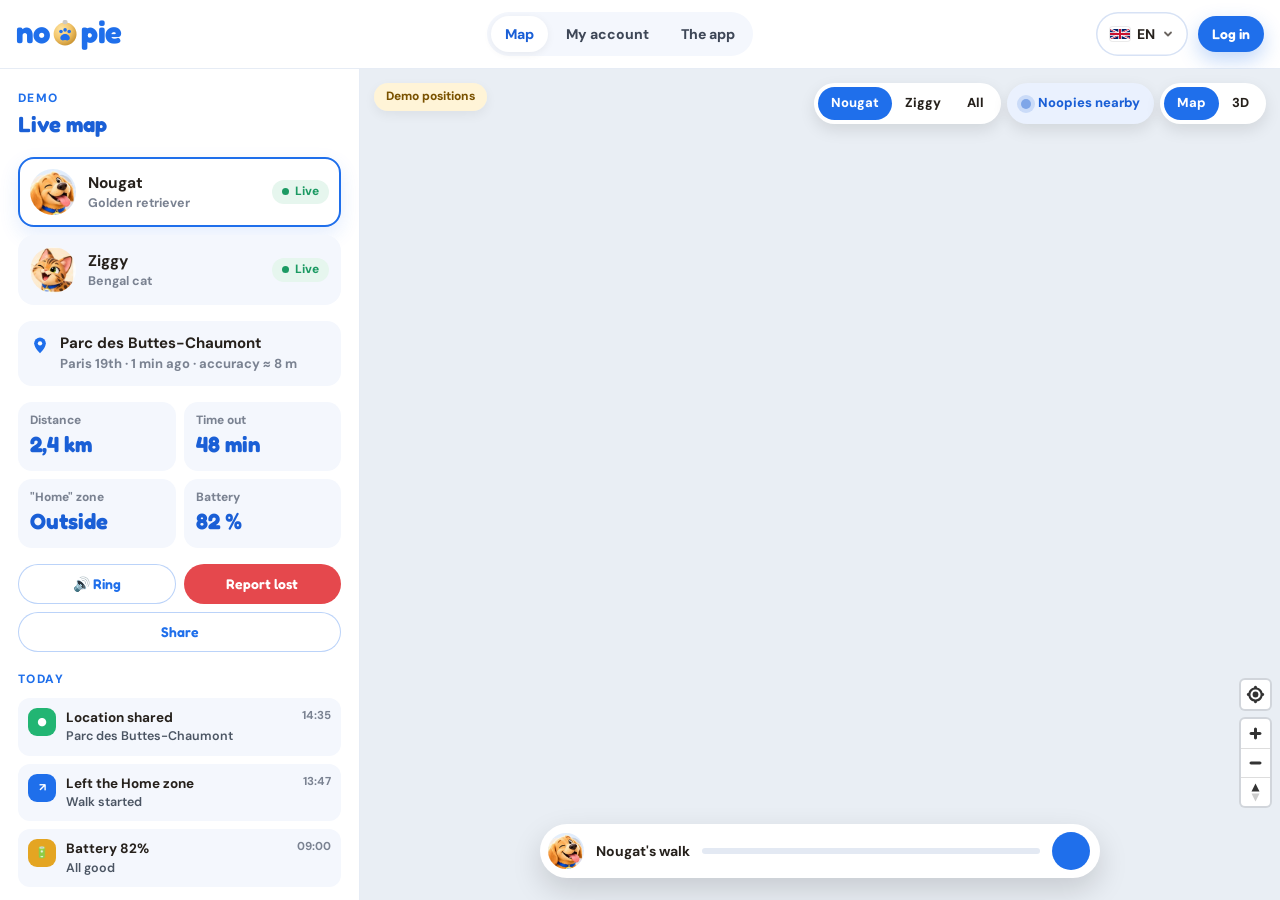
<file: carte.html>
<!doctype html>
<html lang="fr">
<head>
<meta charset="utf-8">
<meta name="viewport" content="width=device-width, initial-scale=1, viewport-fit=cover">
<title>Carte Noopie</title>
<meta name="description" content="Démonstration de la carte Noopie : position en direct, balade, zone de sécurité et Noopie à proximité.">
<link rel="icon" href="favicon.ico">
<link rel="stylesheet" href="refs/vendor/maplibre/maplibre-gl.css">
<link rel="preconnect" href="https://fonts.googleapis.com">
<link rel="preconnect" href="https://fonts.gstatic.com" crossorigin>
<link href="https://fonts.googleapis.com/css2?family=Fredoka:wght@500;600;700&family=DM+Sans:wght@400;600;700;800&display=swap" rel="stylesheet">
<style>
:root{--blue:#1F6FEB;--blue-2:#1A5FD6;--ink:#26211C;--muted:#7A8291;--line:#E6ECF5;--soft:#F4F7FD;--ok:#1C9A63;--okbg:#E6F6EE;--red:#E5484D;--redbg:#FDECEC}
*{box-sizing:border-box}
html,body{margin:0;height:100%}
body{background:#F7F9FD;color:var(--ink);font-family:"DM Sans",system-ui,sans-serif;font-size:15px;line-height:1.45;-webkit-font-smoothing:antialiased;display:flex;flex-direction:column}
button{font:inherit;color:inherit}
a{color:inherit}
.top{display:flex;align-items:center;justify-content:space-between;gap:12px;padding:12px max(16px,env(safe-area-inset-left,0px)) 12px max(16px,env(safe-area-inset-right,0px));background:#fff;border-bottom:1px solid var(--line);flex:none}
.top .logo svg{height:36px;width:auto;display:block}
.tnav{display:flex;gap:4px;background:var(--soft);border-radius:99px;padding:4px}
.tnav a{text-decoration:none;font-weight:800;font-size:14px;padding:8px 14px;border-radius:99px;color:#3E4757;white-space:nowrap}
.tnav a.on{background:#fff;color:var(--blue-2);box-shadow:0 2px 8px rgba(0,0,0,.06)}
.btn{appearance:none;border:0;cursor:pointer;display:inline-flex;align-items:center;justify-content:center;gap:8px;min-height:42px;padding:0 18px;border-radius:99px;font-family:Fredoka,sans-serif;font-weight:600;font-size:15.5px;text-decoration:none;transition:background .15s,transform .15s;white-space:nowrap}
.btn:active{transform:scale(.98)}
.btn-blue{background:var(--blue);color:#fff;box-shadow:0 8px 20px rgba(31,111,235,.28)} .btn-blue:hover{background:var(--blue-2)}
.btn-white{background:#fff;color:var(--blue);border:1.5px solid rgba(31,111,235,.3)} .btn-white:hover{background:var(--soft)}
.btn-red{background:var(--red);color:#fff}
.btn-sm{min-height:36px;padding:0 14px;font-size:14px}
.stage{position:relative;flex:1;min-height:0;display:grid;grid-template-columns:360px minmax(0,1fr)}
.panel{background:#fff;border-right:1px solid var(--line);overflow:auto;padding:18px;display:flex;flex-direction:column;gap:16px}
.panel h2{margin:0;font-family:Fredoka,sans-serif;font-size:22px;color:var(--blue-2)}
.kick{font-size:12px;font-weight:800;letter-spacing:.12em;text-transform:uppercase;color:var(--blue)}
.pets{display:grid;gap:8px}
.pet{display:flex;align-items:center;gap:12px;padding:10px;border-radius:16px;border:2px solid transparent;background:var(--soft);cursor:pointer;text-align:left;width:100%}
.pet.on{background:#fff;border-color:var(--blue);box-shadow:0 8px 20px rgba(31,111,235,.12)}
.pet img{width:46px;height:46px;border-radius:50%;flex:none}
.pet b{display:block;font-size:15.5px}
.pet small{display:block;font-size:12.5px;color:var(--muted);font-weight:700}
.chip{margin-left:auto;display:inline-flex;align-items:center;gap:6px;font-size:12px;font-weight:800;border-radius:99px;padding:3px 10px;white-space:nowrap}
.chip i{width:7px;height:7px;border-radius:50%;background:currentColor}
.chip-ok{color:var(--ok);background:var(--okbg)} .chip-red{color:var(--red);background:var(--redbg)}
.stats{display:grid;grid-template-columns:1fr 1fr;gap:8px}
.stat{background:var(--soft);border-radius:14px;padding:10px 12px}
.stat small{display:block;font-size:12px;font-weight:800;color:var(--muted)}
.stat b{display:block;font-family:Fredoka,sans-serif;font-size:22px;color:var(--blue-2)}
.where{display:flex;gap:10px;align-items:flex-start;background:var(--soft);border-radius:14px;padding:12px}
.where svg{flex:none;width:20px;height:20px;color:var(--blue);margin-top:2px}
.where b{display:block} .where span{display:block;font-size:13px;font-weight:700;color:var(--muted)}
.acts{display:grid;grid-template-columns:1fr 1fr;gap:8px}
.acts .btn{min-height:40px;font-size:14px;padding:0 10px}
.feed{display:grid;gap:8px}
.ev{display:flex;gap:10px;align-items:flex-start;padding:10px;border-radius:12px;background:var(--soft)}
.ev i{width:28px;height:28px;border-radius:9px;display:grid;place-items:center;color:#fff;font-style:normal;font-weight:800;font-size:11px;flex:none}
.ev b{display:block;font-size:13.5px} .ev span{display:block;font-size:12.5px;color:#4B5563;font-weight:600} .ev em{margin-left:auto;font-style:normal;font-size:11.5px;color:var(--muted);font-weight:700;white-space:nowrap}
.demo{font-size:12.5px;font-weight:700;color:#7A5200;background:#FFF4D6;border-radius:12px;padding:8px 12px}
.mapwrap{position:relative;min-width:0}
#map{position:absolute;inset:0;background:#E9EEF4}
.ctl{position:absolute;z-index:2;display:flex;gap:6px;flex-wrap:wrap}
.ctl-tr{top:14px;right:14px;justify-content:flex-end}
.ctl-tl{top:14px;left:14px}
.seg{display:flex;background:#fff;border-radius:99px;padding:4px;box-shadow:0 6px 16px rgba(0,0,0,.1)}
.seg button{border:0;background:none;border-radius:99px;padding:7px 13px;font-weight:800;font-size:13px;cursor:pointer;white-space:nowrap}
.seg button.on{background:var(--blue);color:#fff}
.pill{display:inline-flex;align-items:center;gap:7px;background:#fff;border:0;border-radius:99px;padding:8px 14px;font-weight:800;font-size:13px;box-shadow:0 6px 16px rgba(0,0,0,.1);cursor:pointer;white-space:nowrap}
.pill.on{background:#EAF1FE;color:var(--blue-2)}
.pill .dot{width:10px;height:10px;border-radius:50%;background:#7FA6E8;box-shadow:0 0 0 4px rgba(127,166,232,.3)}
.tag{background:rgba(255,244,214,.96);color:#7A5200;font-size:12px;font-weight:800;border-radius:99px;padding:5px 12px;box-shadow:0 4px 12px rgba(0,0,0,.06)}
.loc{background:#fff;font-weight:800;font-size:13px;border-radius:99px;padding:7px 12px;box-shadow:0 6px 16px rgba(0,0,0,.1);display:inline-flex;gap:6px;align-items:center}
.play{position:absolute;z-index:2;left:50%;bottom:22px;transform:translateX(-50%);display:flex;align-items:center;gap:12px;background:#fff;border-radius:99px;padding:8px 10px 8px 8px;box-shadow:0 12px 30px rgba(0,0,0,.15);width:min(560px,calc(100% - 32px))}
.play img{width:36px;height:36px;border-radius:50%}
.play b{font-size:14px;white-space:nowrap}
.play .bar{flex:1;height:6px;border-radius:9px;background:#E3E9F3;overflow:hidden;min-width:40px}
.play .bar i{display:block;height:100%;width:0;background:var(--blue);border-radius:9px}
.play .round{width:38px;height:38px;border-radius:50%;border:0;background:var(--blue);color:#fff;cursor:pointer;display:grid;place-items:center;flex:none}
.play .round svg{width:16px;height:16px}
.ml-pin{width:48px;height:48px;border-radius:50%;padding:3px;border:0;cursor:pointer;box-shadow:0 6px 14px rgba(0,0,0,.25);animation:pulse 2s infinite}
.ml-pin img{width:100%;height:100%;border-radius:50%;display:block}
.ml-pin.cat{animation-delay:-1s}
.ml-pin.lost{animation:pulseRed 1.4s infinite}
@keyframes pulse{0%{box-shadow:0 0 0 0 rgba(31,111,235,.45),0 6px 14px rgba(0,0,0,.25)}100%{box-shadow:0 0 0 18px rgba(31,111,235,0),0 6px 14px rgba(0,0,0,.25)}}
@keyframes pulseRed{0%{box-shadow:0 0 0 0 rgba(229,72,77,.55)}100%{box-shadow:0 0 0 22px rgba(229,72,77,0)}}
.ml-near{display:flex;flex-direction:column;align-items:center;gap:3px;pointer-events:none}
.ml-near i{width:16px;height:16px;border-radius:50%;background:#7FA6E8;border:3px solid #fff;box-shadow:0 0 0 6px rgba(127,166,232,.25)}
.ml-near b{font-size:10.5px;font-weight:800;background:rgba(255,255,255,.94);border-radius:99px;padding:1px 7px;white-space:nowrap}
.toast{position:fixed;left:50%;bottom:90px;transform:translateX(-50%) translateY(20px);opacity:0;background:#1C1C1E;color:#fff;border-radius:14px;padding:12px 16px;font-weight:700;font-size:14px;transition:.25s;z-index:50;pointer-events:none;max-width:calc(100% - 32px)}
.toast.show{opacity:1;transform:translateX(-50%)}
.maplibregl-ctrl-bottom-right{bottom:84px}
[hidden]{display:none!important}
@media (max-width:900px){
  .tnav{display:none}
  .stage{grid-template-columns:minmax(0,1fr);grid-template-rows:minmax(380px,58vh) auto}
  .mapwrap{order:-1}
  .panel{border-right:0;border-top:1px solid var(--line);overflow:visible}
  body{height:auto}
  .play{bottom:12px}
  .ctl-tr{top:auto;bottom:74px;right:10px;left:10px;justify-content:center}
  .maplibregl-ctrl-bottom-right{bottom:120px}
}
@media (prefers-reduced-motion:reduce){.ml-pin{animation:none}}
</style>
<script src="refs/noopie-i18n.js?v=7"></script>
</head>
<body>
<header class="top">
  <a class="logo" href="./index.html" aria-label="Noopie, accueil"><svg viewBox="0 0 156 44" role="img" aria-label="Noopie"><defs><radialGradient id="g-gold" cx="35%" cy="30%" r="75%"><stop offset="0" stop-color="#FFE6A6"/><stop offset=".55" stop-color="#F2C56A"/><stop offset="1" stop-color="#C9922F"/></radialGradient></defs><text x="0" y="33" font-family="Fredoka, sans-serif" font-weight="700" font-size="38" fill="#1F6FEB" letter-spacing="-1">no</text><g transform="translate(60 22)"><circle r="14" fill="url(#g-gold)"/><g fill="#1F6FEB" transform="translate(0 1)"><circle cx="-5" cy="-4" r="2.2"/><circle cx="0" cy="-6" r="2.2"/><circle cx="5" cy="-4" r="2.2"/><path d="M0 -1c-3.2 0-5.8 2.4-5.8 5 0 1.6 1.3 2.8 2.9 2.8 1.1 0 1.9-.5 2.9-.5s1.8.5 2.9.5c1.6 0 2.9-1.2 2.9-2.8 0-2.6-2.6-5-5.8-5Z"/></g><rect x="-3" y="-17" width="6" height="5" rx="2" fill="#CFCAC2"/></g><text x="80" y="33" font-family="Fredoka, sans-serif" font-weight="700" font-size="38" fill="#1F6FEB" letter-spacing="-1">pie</text></svg></a>
  <nav class="tnav" aria-label="Navigation"><a class="on" href="./carte.html">Carte</a><a href="./compte.html">Mon espace</a><a href="./index.html#app">L’application</a></nav>
  <div data-lang-slot style="display:flex;align-items:center;gap:10px;flex-direction:row-reverse"><a class="btn btn-blue btn-sm" href="./compte.html">Se connecter</a></div>
</header>

<div class="stage">
  <aside class="panel">
    <div><span class="kick">Démonstration</span><h2>Carte en direct</h2></div>
    <div class="pets" id="pets"></div>
    <div class="where"><svg viewBox="0 0 24 24" aria-hidden="true"><path d="M12 22s7-6.2 7-12a7 7 0 1 0-14 0c0 5.8 7 12 7 12z" fill="currentColor"/><circle cx="12" cy="10" r="2.6" fill="#fff"/></svg><div><b id="w-place">Parc des Buttes-Chaumont</b><span id="w-time">Paris 19e · il y a 1 min · précision ≈ 8 m</span></div></div>
    <div class="stats">
      <div class="stat"><small>Distance</small><b id="s-d">2,4 km</b></div>
      <div class="stat"><small>Temps de sortie</small><b id="s-t">48 min</b></div>
      <div class="stat"><small>Zone « Maison »</small><b id="s-z">Dehors</b></div>
      <div class="stat"><small>Batterie</small><b id="s-b">82 %</b></div>
    </div>
    <div class="acts">
      <button class="btn btn-white" type="button" data-t="Le médaillon sonne pendant 10 s">🔊 Sonner</button>
      <button class="btn btn-red" type="button" id="lostbtn">Signaler perdu</button>
      <a class="btn btn-white" id="sharebtn" href="./perdu-nougat.html" style="grid-column:1/-1">Partager</a>
    </div>
    <div><span class="kick">Aujourd’hui</span><div class="feed" id="feed" style="margin-top:8px"></div></div>
    <p class="demo">Démonstration : positions et trajets simulés à Paris. Les vraies positions viendront du médaillon.</p>
  </aside>

  <div class="mapwrap">
    <div id="map" role="application" aria-label="Carte Noopie"></div>
    <div class="ctl ctl-tl"><span class="tag">Positions de démonstration</span></div>
    <div class="ctl ctl-tr">
      <div class="seg" role="group" aria-label="Animal"><button data-f="dog" class="on">Nougat</button><button data-f="cat">Ziggy</button><button data-f="all">Tous</button></div>
      <button class="pill on" id="nearbtn" type="button"><span class="dot"></span>Noopie à proximité</button>
      <div class="seg" role="group" aria-label="Vue"><button data-v="2d" class="on">Plan</button><button data-v="3d">3D</button></div>
    </div>
    <div class="play"><img id="p-img" src="refs/portrait-dog.jpg" alt=""><b id="p-lbl">Balade de Nougat</b><div class="bar"><i id="p-bar"></i></div><button class="round" type="button" id="p-btn" aria-label="Lecture"></button></div>
  </div>
</div>
<div class="toast" id="toast" role="status"></div>

<script src="refs/vendor/maplibre/maplibre-gl.js"></script>
<script>
(() => {
const $=s=>document.querySelector(s), $$=s=>[...document.querySelectorAll(s)];
const toast=m=>{const t=$('#toast');t.textContent=m;t.classList.add('show');clearTimeout(t._h);t._h=setTimeout(()=>t.classList.remove('show'),2400)};
const PLAY='<svg viewBox="0 0 24 24"><path d="M7 4l13 8-13 8z" fill="currentColor"/></svg>', PAUSE='<svg viewBox="0 0 24 24"><path d="M6 4h4v16H6zM14 4h4v16h-4z" fill="currentColor"/></svg>';
const HOME=[2.3772,48.8786];
const ROUTE=[HOME,[2.3781,48.8783],[2.3794,48.8779],[2.3808,48.8781],[2.3822,48.8786],[2.3833,48.8792],[2.3840,48.8798],[2.3842,48.8803],[2.3836,48.8811],[2.3826,48.8816]];
const CATR=[[2.3775,48.8788],[2.3768,48.8790],[2.3763,48.8786],[2.3767,48.8781],[2.3775,48.8782],[2.3779,48.8786],[2.3775,48.8788]];
const PETS={
 dog:{name:'Nougat',sp:'Golden retriever',img:'refs/portrait-dog.jpg',color:'#1F6FEB',route:ROUTE,place:'Parc des Buttes-Chaumont',d:'2,4 km',t:'48 min',z:'Dehors',b:'82 %',share:'./perdu-nougat.html',
   feed:[['#22B573','●','Position partagée','Parc des Buttes-Chaumont','14:35'],['#1F6FEB','↗','Sortie de la zone Maison','Départ en balade','13:47'],['#E4A522','🔋','Batterie 82 %','Tout va bien','09:00']]},
 cat:{name:'Ziggy',sp:'Chat du Bengal',img:'refs/portrait-cat.jpg',color:'#C9A27E',route:CATR,place:'À la maison · cour intérieure',d:'0,3 km',t:'12 min',z:'Dedans',b:'64 %',share:'./perdu-ziggy.html',
   feed:[['#22B573','●','Revenu dans la zone Maison','Après 6 min dehors','14:20'],['#1F6FEB','↗','Sortie de la zone Maison','Cour intérieure','14:14']]}};
const NEAR=[[2.3810,48.8780,'Noopie friend · 120 m'],[2.3758,48.8772,'Noopie friend · 300 m'],[2.3864,48.8790,'Noopie friend · 210 m'],[2.3822,48.8826,'Noopie friend · 400 m'],[2.3795,48.8812,'Noopie friend · 260 m']];
const lost={dog:false,cat:false};
let sel='dog';
const circle=(c,m,n=96)=>{const o=[],a=m/111320,b=m/(111320*Math.cos(c[1]*Math.PI/180));for(let i=0;i<=n;i++){const t=i/n*2*Math.PI;o.push([c[0]+b*Math.cos(t),c[1]+a*Math.sin(t)])}return{type:'Feature',geometry:{type:'Polygon',coordinates:[o]}}};
const lerp=(a,b,t)=>[a[0]+(b[0]-a[0])*t,a[1]+(b[1]-a[1])*t];
function along(path,f){const seg=[];let tot=0;for(let i=1;i<path.length;i++){const d=Math.hypot(path[i][0]-path[i-1][0],path[i][1]-path[i-1][1]);seg.push(d);tot+=d}
  let x=f*tot;for(let i=0;i<seg.length;i++){if(x<=seg[i])return{p:lerp(path[i],path[i+1],seg[i]?x/seg[i]:0),i};x-=seg[i]}return{p:path.at(-1),i:path.length-2}}

function renderPanel(){
  $('#pets').innerHTML=Object.entries(PETS).map(([k,p])=>`<button class="pet${k===sel?' on':''}" data-p="${k}" type="button"><img src="${p.img}" alt=""><span><b>${p.name}</b><small>${p.sp}</small></span>${lost[k]?'<span class="chip chip-red"><i></i>Perdu</span>':'<span class="chip chip-ok"><i></i>En direct</span>'}</button>`).join('');
  $$('.pet').forEach(b=>b.onclick=()=>select(b.dataset.p));
  const p=PETS[sel];
  $('#w-place').textContent=p.place; $('#s-d').textContent=p.d; $('#s-t').textContent=p.t; $('#s-z').textContent=p.z; $('#s-b').textContent=p.b;
  $('#feed').innerHTML=p.feed.map(e=>`<div class="ev"><i style="background:${e[0]}">${e[1]}</i><div><b>${e[2]}</b><span>${e[3]}</span></div><em>${e[4]}</em></div>`).join('');
  $('#lostbtn').textContent=lost[sel]?'Il est retrouvé':'Signaler perdu'; $('#lostbtn').className='btn '+(lost[sel]?'btn-blue':'btn-red');
  $('#sharebtn').href=p.share; $('#p-img').src=p.img; $('#p-lbl').textContent='Balade de '+p.name;
}
$$('[data-t]').forEach(b=>b.onclick=()=>toast(b.dataset.t.replace('Le médaillon','Le médaillon de '+PETS[sel].name)));
$('#lostbtn').onclick=()=>{lost[sel]=!lost[sel];renderPanel();if(mk[sel])mk[sel].getElement().classList.toggle('lost',lost[sel]);
  toast(lost[sel]?`Mode perdu : ${PETS[sel].name} est signalé, les membres Noopie du quartier sont prévenus`:`${PETS[sel].name} est en sécurité`)};

const map=new maplibregl.Map({container:'map',style:'https://tiles.openfreemap.org/styles/liberty',center:[2.3812,48.8796],zoom:15.4,pitch:0,attributionControl:{compact:true}});
map.addControl(new maplibregl.NavigationControl({visualizePitch:true}),'bottom-right');
map.addControl(new maplibregl.GeolocateControl({positionOptions:{enableHighAccuracy:true}}),'bottom-right');
const mk={}, near=[];
map.on('load',()=>{
  map.addSource('zone',{type:'geojson',data:circle(HOME,150)});
  map.addLayer({id:'zone-f',type:'fill',source:'zone',paint:{'fill-color':'#1F6FEB','fill-opacity':.1}});
  map.addLayer({id:'zone-l',type:'line',source:'zone',paint:{'line-color':'#1F6FEB','line-width':2,'line-dasharray':[2,2]}});
  map.addSource('full',{type:'geojson',data:{type:'Feature',geometry:{type:'LineString',coordinates:ROUTE}}});
  map.addLayer({id:'full',type:'line',source:'full',layout:{'line-cap':'round','line-join':'round'},paint:{'line-color':'#9DBBEB','line-width':4,'line-dasharray':[1.5,1.5]}});
  map.addSource('trail',{type:'geojson',data:{type:'Feature',geometry:{type:'LineString',coordinates:[HOME,HOME]}}});
  map.addLayer({id:'trail-c',type:'line',source:'trail',layout:{'line-cap':'round','line-join':'round'},paint:{'line-color':'#fff','line-width':9}});
  map.addLayer({id:'trail',type:'line',source:'trail',layout:{'line-cap':'round','line-join':'round'},paint:{'line-color':'#1F6FEB','line-width':5.5}});
  for(const [k,p] of Object.entries(PETS)){const el=document.createElement('button');el.type='button';el.className='ml-pin '+k;el.style.background=p.color;el.innerHTML=`<img src="${p.img}" alt="${p.name}">`;el.onclick=()=>select(k);
    mk[k]=new maplibregl.Marker({element:el}).setLngLat(p.route[k==='dog'?7:0]).addTo(map)}
  for(const [lng,lat,l] of NEAR){const el=document.createElement('div');el.className='ml-near';el.innerHTML=`<i></i><b>${l}</b>`;near.push({m:new maplibregl.Marker({element:el}).setLngLat([lng,lat]).addTo(map),o:[lng,lat],ph:Math.random()*6})}
  select('dog',true); start();
});
function select(k,first){sel=k;renderPanel();setProgress(0);
  if(k==='all'){map.fitBounds([[2.3748,48.8768],[2.3872,48.8828]],{padding:70,duration:first?0:800})}
  else map.flyTo({center:PETS[k].route[Math.floor(PETS[k].route.length/2)],zoom:k==='cat'?17:15.6,duration:first?0:800});
  $$('[data-f]').forEach(b=>b.classList.toggle('on',b.dataset.f===k));
  map.getSource('full')&&map.getSource('full').setData({type:'Feature',geometry:{type:'LineString',coordinates:PETS[k==='all'?'dog':k].route}});
}
$$('[data-f]').forEach(b=>b.onclick=()=>select(b.dataset.f));
$('#nearbtn').onclick=e=>{const on=e.currentTarget.classList.toggle('on');near.forEach(n=>n.m.getElement().style.display=on?'':'none');toast(on?'Les Noopie du quartier sont affichés (positions anonymes)':'Noopie à proximité masqués')};
$$('[data-v]').forEach(b=>b.onclick=()=>{$$('[data-v]').forEach(x=>x.classList.toggle('on',x===b));map.easeTo({pitch:b.dataset.v==='3d'?60:0,bearing:b.dataset.v==='3d'?-20:0,duration:900})});

/* animation balade */
let playing=true, prog=0, last=0;
const reduce=matchMedia('(prefers-reduced-motion: reduce)').matches;
function setProgress(f){prog=f;$('#p-bar').style.width=(f*100)+'%'}
function step(ts){
  const dt=last?Math.min(.05,(ts-last)/1000):0; last=ts;
  if(map.loaded()){
    if(playing&&!reduce){prog+=dt/24; if(prog>1)prog=0; setProgress(prog)}
    const k=sel==='all'?'dog':sel, path=PETS[k].route, a=along(path,prog);
    mk[k]&&mk[k].setLngLat(a.p);
    const other=k==='dog'?'cat':'dog'; const b=along(PETS[other].route,(ts/1000/30)%1); mk[other]&&mk[other].setLngLat(b.p);
    map.getSource('trail').setData({type:'Feature',geometry:{type:'LineString',coordinates:[...path.slice(0,a.i+1),a.p]}});
    for(const n of near){const t=ts/1000+n.ph;n.m.setLngLat([n.o[0]+Math.sin(t/7)*.00012,n.o[1]+Math.cos(t/9)*.00008])}
  }
  requestAnimationFrame(step);
}
function start(){$('#p-btn').innerHTML=PAUSE;requestAnimationFrame(step)}
$('#p-btn').onclick=()=>{playing=!playing;$('#p-btn').innerHTML=playing?PAUSE:PLAY;$('#p-btn').setAttribute('aria-label',playing?'Pause':'Lecture')};
renderPanel();
})();
</script>
</body>
</html>
</file>
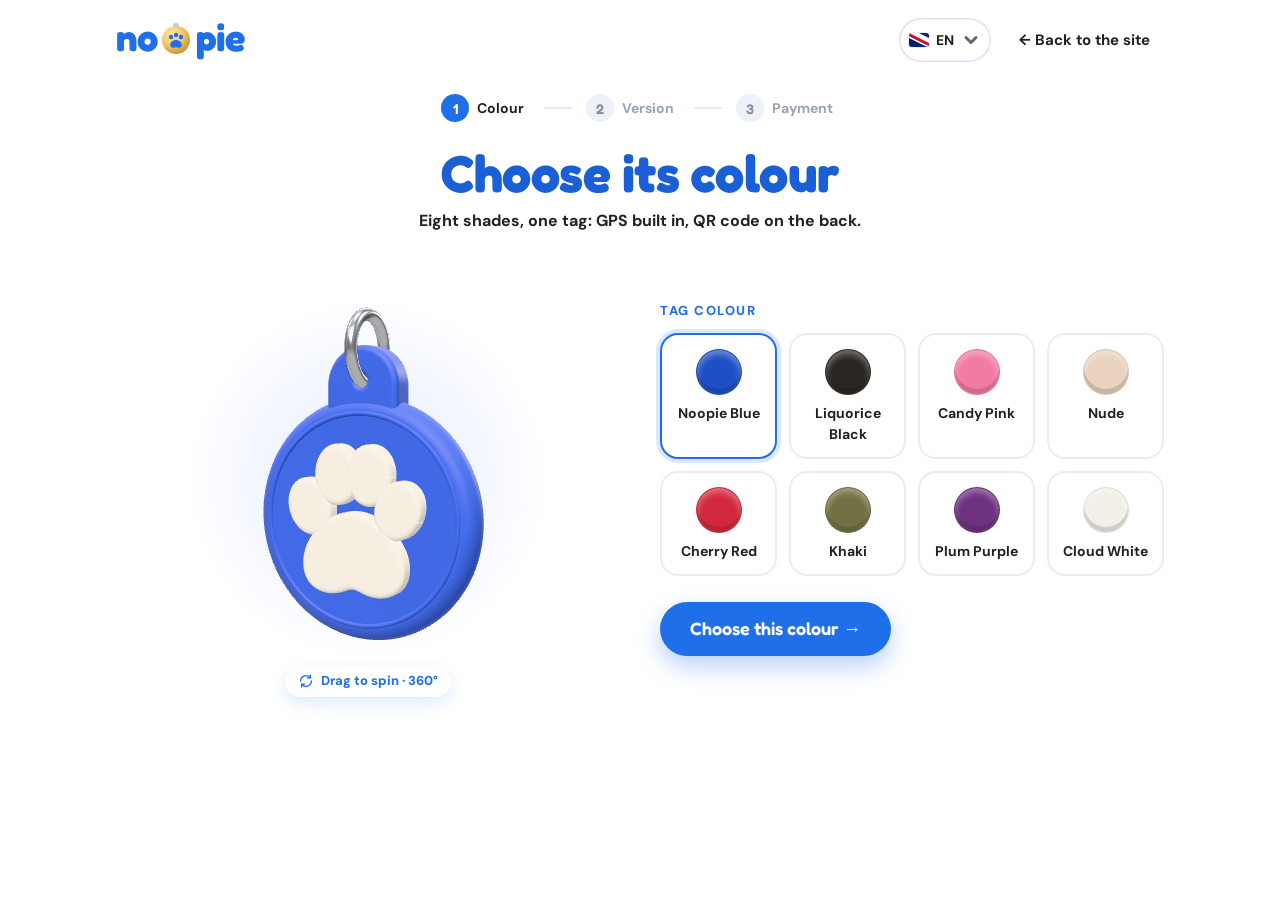
<file: commander.html>
<!doctype html>
<html lang="fr">
<head>
<meta charset="utf-8">
<meta name="viewport" content="width=device-width, initial-scale=1, viewport-fit=cover">
<title>Commander mon Noopie</title>
<meta name="description" content="Choisissez la couleur et la version de votre médaillon Noopie.">
<link rel="icon" href="favicon.ico">
<link rel="preconnect" href="https://fonts.googleapis.com">
<link rel="preconnect" href="https://fonts.gstatic.com" crossorigin>
<link href="https://fonts.googleapis.com/css2?family=Fredoka:wght@400;500;600;700&family=DM+Sans:wght@400;600;700;800&display=swap" rel="stylesheet">
<style>
  /* ---- Lien de paiement : à remplacer par vos liens (Stripe Payment Link, Shopify…) ---- */
  :root{
    --blue:#1F6FEB; --blue-2:#1A5FD6; --ink:#26211C; --ink-2:#5B544C; --line:#E7EEF9;
    --sand:#F4F7FD; --gold:#E4A522; --bg:#fff;
  }
  *{box-sizing:border-box}
  html,body{margin:0}
  body{background:var(--bg);color:var(--ink);font-family:"DM Sans",system-ui,sans-serif;font-size:16px;line-height:1.5;-webkit-font-smoothing:antialiased}
  a{color:inherit}
  .wrap{max-width:1080px;margin:0 auto;padding-left:max(16px,env(safe-area-inset-left,0px));padding-right:max(16px,env(safe-area-inset-right,0px))}
  header.top{display:flex;align-items:center;justify-content:space-between;gap:12px;padding-block:18px 8px}
  header.top svg{height:44px;width:auto;display:block}
  .back{font-weight:700;font-size:15px;text-decoration:none;padding:8px 14px;border-radius:99px}
  .back:hover{background:var(--sand)}

  .steps{display:flex;justify-content:center;gap:8px;margin:18px 0 6px;flex-wrap:wrap}
  .step{display:flex;align-items:center;gap:8px;font-weight:700;font-size:14px;color:#9AA3B2;padding:6px 12px 6px 6px;border-radius:99px}
  .step b{display:grid;place-items:center;width:28px;height:28px;border-radius:50%;background:#EEF2F8;color:#8792A3;font-family:Fredoka,sans-serif;font-weight:600}
  .step.on{color:var(--ink)} .step.on b{background:var(--blue);color:#fff}
  .step.done{color:var(--ink)} .step.done b{background:#DCE8FD;color:var(--blue)}
  .sep{width:28px;height:2px;background:#E3E9F3;align-self:center;border-radius:2px}

  h1{font-family:Fredoka,sans-serif;font-weight:700;color:var(--blue-2);font-size:clamp(32px,4.4vw,52px);line-height:1.05;letter-spacing:-.01em;text-align:center;margin:18px 0 8px;text-wrap:balance}
  .lead{text-align:center;font-weight:700;margin:0 auto 26px;max-width:620px;text-wrap:balance}

  .stage{display:grid;grid-template-columns:minmax(0,1fr) minmax(0,1fr);gap:40px;align-items:center;padding-bottom:56px}
  .preview{position:relative;display:grid;place-items:center;min-height:380px}
  .preview::before{content:"";position:absolute;width:min(360px,80%);aspect-ratio:1;border-radius:50%;background:radial-gradient(closest-side,var(--halo,#DCE8FD),transparent);opacity:.9;transition:background .4s}
  .preview svg{position:relative;width:min(300px,70vw);height:auto;filter:drop-shadow(0 22px 26px rgba(38,33,28,.18));transition:transform .45s cubic-bezier(.2,.9,.3,1.3)}
  .preview.pop svg{transform:scale(1.06) rotate(-4deg)}
  .panel{min-width:0}
  .label{font-size:13px;font-weight:800;letter-spacing:.12em;text-transform:uppercase;color:var(--blue);margin:0 0 12px}

  .swatches{display:grid;grid-template-columns:repeat(4,minmax(0,1fr));gap:12px}
  .sw{appearance:none;border:2px solid var(--line);background:#fff;border-radius:18px;padding:14px 10px 12px;cursor:pointer;display:flex;flex-direction:column;align-items:center;gap:8px;font:inherit;font-weight:700;font-size:14px;color:var(--ink);transition:border-color .2s,transform .2s,box-shadow .2s}
  .sw:hover{transform:translateY(-2px);box-shadow:0 8px 18px rgba(31,111,235,.10)}
  .sw[aria-pressed="true"]{border-color:var(--blue);box-shadow:0 0 0 4px #DCE8FD}
  .dot{width:46px;height:46px;border-radius:50%;border:1px solid rgba(38,33,28,.08);box-shadow:inset 0 -5px 0 rgba(0,0,0,.14),inset 0 4px 6px rgba(255,255,255,.35)}

  .versions{display:grid;grid-template-columns:repeat(2,minmax(0,1fr));gap:16px}
  .ver{appearance:none;border:2px solid var(--line);background:#fff;border-radius:22px;padding:18px 14px;cursor:pointer;font:inherit;color:var(--ink);display:flex;flex-direction:column;align-items:center;gap:10px;text-align:center;transition:border-color .2s,transform .2s,box-shadow .2s}
  .ver:hover{transform:translateY(-2px);box-shadow:0 10px 22px rgba(31,111,235,.10)}
  .ver[aria-pressed="true"]{border-color:var(--blue);box-shadow:0 0 0 4px #DCE8FD}
  .ver img{width:84px;height:84px;border-radius:50%;object-fit:cover;background:var(--sand)}
  .ver svg{width:96px;height:auto}
  .ver strong{font-family:Fredoka,sans-serif;font-weight:600;font-size:21px;color:var(--blue-2)}
  .ver span{font-size:14px;color:var(--ink-2);font-weight:600}

  .actions{display:flex;gap:12px;margin-top:26px;flex-wrap:wrap}
  .btn{appearance:none;border:2px solid transparent;border-radius:99px;min-height:54px;padding:12px 28px;font-family:Fredoka,sans-serif;font-weight:600;font-size:18px;cursor:pointer;text-decoration:none;display:inline-flex;align-items:center;justify-content:center;gap:10px}
  .btn-primary{background:var(--blue);color:#fff;box-shadow:0 10px 24px rgba(31,111,235,.32)}
  .btn-primary:hover{background:var(--blue-2)}
  .btn-primary[disabled]{opacity:.45;cursor:not-allowed;box-shadow:none}
  .btn[aria-disabled="true"]{opacity:.5;cursor:not-allowed;box-shadow:none}
  .btn-ghost{background:#fff;color:var(--blue);border-color:rgba(31,111,235,.3)}
  .btn-ghost:hover{background:var(--sand)}

  .recap{border:2px solid var(--line);border-radius:22px;padding:6px 20px}
  .row{display:flex;justify-content:space-between;align-items:center;gap:12px;padding:14px 0;border-bottom:1px solid var(--line)}
  .row:last-child{border-bottom:0}
  .row span{color:var(--ink-2);font-weight:600}
  .row strong{display:flex;align-items:center;gap:8px;text-align:right}
  .mini{width:18px;height:18px;border-radius:50%;display:inline-block}
  .qty{display:inline-flex;align-items:center;border:2px solid var(--line);border-radius:99px}
  .qty button{appearance:none;border:0;background:none;width:38px;height:36px;font-size:20px;font-weight:700;color:var(--blue);cursor:pointer}
  .qty output{min-width:24px;text-align:center;font-weight:800}
  .note{margin-top:14px;font-size:14px;color:var(--ink-2);font-weight:600;display:flex;gap:8px;align-items:flex-start}
  .note svg{flex:none;margin-top:2px}
  .todo{margin-top:12px;padding:12px 14px;border-radius:14px;background:#FFF6E0;color:#704200;font-size:14px;font-weight:700}

  [hidden]{display:none!important}
  @media (max-width:820px){
    .stage{grid-template-columns:minmax(0,1fr);gap:8px}
    .preview{min-height:280px}
    .preview svg{width:min(220px,58vw)}
    .actions .btn{flex:1 1 100%}
    .sep{display:none}
    .swatches{gap:8px}
    .sw{padding:12px 4px 10px;font-size:12.5px;border-radius:16px;line-height:1.2}
    .dot{width:38px;height:38px}
  }
  @media (prefers-reduced-motion:reduce){*{transition:none!important}}

.plans{display:grid;gap:10px}
.popt{position:relative;display:grid;grid-template-columns:auto minmax(0,1fr) auto;gap:4px 12px;align-items:start;border:2px solid var(--line);border-radius:20px;padding:16px 18px;cursor:pointer;background:#fff;transition:border-color .15s,box-shadow .15s}
.popt input{position:absolute;opacity:0;width:1px;height:1px}
.popt .rad{width:22px;height:22px;border-radius:50%;border:2px solid #C9D3E3;margin-top:2px;display:grid;place-items:center}
.popt .rad::after{content:"";width:10px;height:10px;border-radius:50%;background:var(--blue);transform:scale(0);transition:transform .15s}
.popt:has(input:checked){border-color:var(--blue);box-shadow:0 0 0 4px #DCE8FD}
.popt:has(input:checked) .rad{border-color:var(--blue)} .popt:has(input:checked) .rad::after{transform:scale(1)}
.popt:has(input:focus-visible){outline:3px solid #9CC0FF;outline-offset:2px}
.popt b{font-family:Fredoka,sans-serif;font-weight:600;font-size:19px;color:var(--blue-2)}
.popt .pr{font-weight:800;text-align:right;white-space:nowrap}
.popt .pr small{display:block;font-size:12px;color:var(--ink-2);font-weight:700}
.popt .tag{display:inline-block;margin-left:6px;vertical-align:middle;font-family:"DM Sans",sans-serif;font-size:11px;font-weight:800;letter-spacing:.04em;text-transform:uppercase;background:#FFD25A;color:#3A2A00;border-radius:99px;padding:2px 8px}
.popt ul{grid-column:2/-1;list-style:none;margin:6px 0 0;padding:0;display:grid;gap:4px}
.popt li{font-size:14px;font-weight:700;color:var(--ink);padding-left:22px;position:relative}
.popt li::before{content:"✓";position:absolute;left:0;color:#1C9A63;font-weight:800}
.popt li.no{color:#8A93A3} .popt li.no::before{content:"—";color:#B5BCC8}
.popt--pro{background:linear-gradient(180deg,#F5F9FF,#fff)}
@media (max-width:480px){.popt{grid-template-columns:auto minmax(0,1fr)}.popt .pr{grid-column:2;text-align:left}}

.preview.is-3d > svg{display:none}
.np3d{position:relative;width:min(420px,100%);height:440px;z-index:1}
.np3d canvas{position:absolute;inset:0;width:100%;height:100%;cursor:grab;touch-action:pan-y;outline:none}
.np3d canvas:active{cursor:grabbing}
.np3d canvas:focus-visible{outline:3px solid #9CC0FF;border-radius:24px}
.np3d-hint{position:absolute;left:50%;bottom:2px;transform:translateX(-50%);display:inline-flex;align-items:center;gap:7px;white-space:nowrap;font-size:13px;font-weight:800;color:#1F6FEB;background:#fff;border-radius:99px;padding:6px 13px;box-shadow:0 6px 16px rgba(31,111,235,.14);pointer-events:none;transition:opacity .4s}
.np3d-hint svg{width:16px;height:16px}
.np3d-hint.is-used{opacity:.55}
.np3d.pop{animation:np3dpop .45s cubic-bezier(.2,.9,.3,1.3)}
@keyframes np3dpop{40%{transform:scale(1.05)}}
@media (max-width:820px){.np3d{height:320px}}
@media (prefers-reduced-motion:reduce){.np3d.pop{animation:none}}
</style>
<script src="refs/noopie-i18n.js?v=7"></script>
</head>
<body>
<div class="wrap">
  <header class="top">
    <a href="./index.html" aria-label="Noopie, accueil">
      <svg viewBox="0 0 156 44" role="img" aria-label="Noopie"><defs><radialGradient id="g-gold" cx="35%" cy="30%" r="75%"><stop offset="0" stop-color="#FFE6A6"/><stop offset=".55" stop-color="#F2C56A"/><stop offset="1" stop-color="#C9922F"/></radialGradient></defs><text x="0" y="33" font-family="Fredoka, sans-serif" font-weight="700" font-size="38" fill="#1F6FEB" letter-spacing="-1">no</text><g transform="translate(60 22)"><circle r="14" fill="url(#g-gold)"/><g fill="#1F6FEB" transform="translate(0 1)"><circle cx="-5" cy="-4" r="2.2"/><circle cx="0" cy="-6" r="2.2"/><circle cx="5" cy="-4" r="2.2"/><path d="M0 -1c-3.2 0-5.8 2.4-5.8 5 0 1.6 1.3 2.8 2.9 2.8 1.1 0 1.9-.5 2.9-.5s1.8.5 2.9.5c1.6 0 2.9-1.2 2.9-2.8 0-2.6-2.6-5-5.8-5Z"/></g><rect x="-3" y="-17" width="6" height="5" rx="2" fill="#CFCAC2"/></g><text x="80" y="33" font-family="Fredoka, sans-serif" font-weight="700" font-size="38" fill="#1F6FEB" letter-spacing="-1">pie</text></svg>
    </a>
    <div data-lang-slot style="display:flex;align-items:center;gap:14px;flex-direction:row-reverse"><a class="back" href="./index.html">← Retour au site</a></div>
  </header>

  <nav class="steps" aria-label="Étapes de la commande">
    <div class="step" data-s="1"><b>1</b>Couleur</div><i class="sep"></i>
    <div class="step" data-s="2"><b>2</b>Version</div><i class="sep"></i>
    <div class="step" data-s="3"><b>3</b>Paiement</div>
  </nav>

  <main>
    <!-- Étape 1 : couleur -->
    <section id="s1">
      <h1>Choisissez sa couleur</h1>
      <p class="lead">Huit teintes, un seul médaillon : GPS intégré au cœur, QR code au dos.</p>
      <div class="stage">
        <div class="preview" data-preview></div>
        <div class="panel">
          <p class="label">Couleur du médaillon</p>
          <div class="swatches" id="swatches"></div>
          <div class="actions"><button class="btn btn-primary" id="to2">Choisir cette couleur →</button></div>
        </div>
      </div>
    </section>

    <!-- Étape 2 : version -->
    <section id="s2" hidden>
      <h1>Pour qui est ce Noopie ?</h1>
      <p class="lead">Version chien ou version chat : chacun son style.</p>
      <div class="stage">
        <div class="preview" data-preview></div>
        <div class="panel">
          <p class="label">Version</p>
          <div class="versions">
            <button class="ver" data-v="chien" aria-pressed="false"><img src="refs/portrait-dog.jpg" alt=""><strong>Version chien</strong><span>Le style de Nougat</span></button>
            <button class="ver" data-v="chat" aria-pressed="false"><img src="refs/portrait-cat.jpg" alt=""><strong>Version chat</strong><span>Le style de Ziggy</span></button>
          </div>
          <div class="actions">
            <button class="btn btn-ghost" data-go="1">← Couleur</button>
            <button class="btn btn-primary" id="to3" disabled>Passer au paiement →</button>
          </div>
        </div>
      </div>
    </section>

    <!-- Étape 3 : paiement -->
    <section id="s3" hidden>
      <h1>Votre Noopie est prêt</h1>
      <p class="lead">Vérifiez votre choix, puis réglez en toute sécurité.</p>
      <div class="stage">
        <div class="preview" data-preview></div>
        <div class="panel">
          <p class="label">Récapitulatif</p>
          <div class="recap">
            <div class="row"><span>Médaillon</span><strong>Noopie GPS + QR</strong></div>
            <div class="row"><span>Couleur</span><strong><i class="mini" id="rc-dot"></i><span id="rc-color" style="color:inherit;font-weight:800"></span></strong></div>
            <div class="row"><span>Version</span><strong id="rc-ver"></strong></div>
            <div class="row"><span>Quantité</span><strong><span class="qty"><button id="qm" aria-label="Retirer un">−</button><output id="qn">1</output><button id="qp" aria-label="Ajouter un">+</button></span></strong></div>
            <div class="row"><span>Prix</span><strong id="rc-price">À définir</strong></div>
          </div>
          <p class="label" style="margin-top:22px">Votre abonnement</p>
          <div class="plans" role="radiogroup" aria-label="Abonnement">
            <label class="popt popt--pro"><input type="radio" name="plan" value="premium" checked><span class="rad"></span><span><b>Noopie Premium</b><span class="tag">1er mois offert</span></span><span class="pr">0 € aujourd’hui<small>puis 10 €/mois</small></span>
              <ul><li>Position GPS en direct et trajets</li><li>Alertes : médaillon détaché, sortie de zone, batterie</li><li>Recherche intensive et son à distance</li><li>Noopie du quartier et alerte « animal perdu »</li><li>Santé, activité, famille et pet-sitter</li></ul></label>
            <label class="popt"><input type="radio" name="plan" value="none"><span class="rad"></span><span><b>Médaillon seul</b></span><span class="pr">0 €<small>sans abonnement</small></span>
              <ul><li>Fiche QR : on peut vous appeler en le scannant</li><li>Position partagée par la personne qui scanne</li><li class="no">Pas de suivi GPS en direct ni d’alertes</li></ul></label>
          </div>
          <div class="actions">
            <button class="btn btn-ghost" data-go="2">← Version</button>
            <a class="btn btn-primary" id="pay" href="./paiement.html">
              <svg width="18" height="18" viewBox="0 0 24 24" fill="none" stroke="currentColor" stroke-width="2.4" stroke-linecap="round" aria-hidden="true"><rect x="4" y="10" width="16" height="11" rx="2.5"/><path d="M8 10V7a4 4 0 0 1 8 0v3"/></svg>
              Payer en toute sécurité
            </a>
          </div>
          <p class="note"><svg width="16" height="16" viewBox="0 0 24 24" fill="none" stroke="#1F6FEB" stroke-width="2.4" stroke-linecap="round" aria-hidden="true"><path d="M12 3l8 3v6c0 5-3.5 8-8 9-4.5-1-8-4-8-9V6z"/></svg>Paiement sécurisé par Stripe. Vos données bancaires ne transitent jamais par Noopie.</p>
        </div>
      </div>
    </section>
  </main>
</div>

<script>
/* ===== À compléter : lien de paiement (ex. Stripe Payment Link) et prix ===== */
const PAYMENT_LINK = "";          // ex. "https://buy.stripe.com/xxxx"
const PRICE = "";                 // ex. "39,90 €"

const COLORS = [
  {id:"bleu",   name:"Bleu Noopie",   body:"#1E4FC4", dark:"#163A93", paw:"#F4EBDD", halo:"#DCE8FD"},
  {id:"noir",   name:"Noir réglisse", body:"#2A2622", dark:"#120F0D", paw:"#F4BE1E", halo:"#E9E6E2"},
  {id:"rose",   name:"Rose bonbon",   body:"#F27BA3", dark:"#C9527B", paw:"#FFF4EC", halo:"#FFE1EB"},
  {id:"nude",   name:"Nude",          body:"#E9D2BE", dark:"#B88F70", paw:"#FFFFFF", halo:"#F6EADF"},
  {id:"rouge",  name:"Rouge cerise",  body:"#D2283C", dark:"#9C1828", paw:"#FFF4EC", halo:"#FBDDE0"},
  {id:"kaki",   name:"Kaki",          body:"#717042", dark:"#4F4E2C", paw:"#F4EBDD", halo:"#E9E9D8"},
  {id:"prune",  name:"Violet prune",  body:"#6E3180", dark:"#4C1F5A", paw:"#F4EBDD", halo:"#EEDFF3"},
  {id:"nuage",  name:"Blanc nuage",   body:"#F2EFE8", dark:"#C8C0B2", paw:"#1E4FC4", halo:"#EEF2F8"},
];
const VERS = {chien:"Version chien", chat:"Version chat"};
const state = {color:COLORS[0], ver:null, qty:1, plan:"premium"};
try{ const s=JSON.parse(sessionStorage.getItem("noopie-order")||"null"); if(s && /^#(version|paiement)$/.test(location.hash)){ state.color=COLORS.find(c=>c.id===s.c)||state.color; state.ver=s.v||null; state.qty=s.q||1; state.plan=s.p||"premium"; } }catch(e){}
const save=()=>{ try{ sessionStorage.setItem("noopie-order",JSON.stringify({c:state.color.id,v:state.ver,q:state.qty,p:state.plan})) }catch(e){} };

function paw(fill){
  return `<g fill="${fill}"><ellipse cx="-30" cy="-14" rx="11" ry="14" transform="rotate(-22 -30 -14)"/><ellipse cx="-11" cy="-34" rx="11" ry="14.5"/><ellipse cx="11" cy="-34" rx="11" ry="14.5"/><ellipse cx="30" cy="-14" rx="11" ry="14" transform="rotate(22 30 -14)"/><path d="M0 -8c-15 0-31 15-31 29 0 13 12 15 20 13 4-1 7-3 11-3s7 2 11 3c8 2 20 0 20-13 0-14-16-29-31-29Z"/></g>`;
}
function medal(c, ver){
  const ears = ver==="chat"
    ? `<path d="M46 92 L58 30 L98 70 Z" fill="${c.body}"/><path d="M194 92 L182 30 L142 70 Z" fill="${c.body}"/><path d="M60 78 L66 48 L86 68 Z" fill="${c.dark}" opacity=".35"/><path d="M180 78 L174 48 L154 68 Z" fill="${c.dark}" opacity=".35"/>`
    : ver==="chien"
    ? `<path d="M52 82 C20 86 14 140 30 172 C40 190 58 182 60 160 Z" fill="${c.dark}"/><path d="M188 82 C220 86 226 140 210 172 C200 190 182 182 180 160 Z" fill="${c.dark}"/>`
    : "";
  return `<svg viewBox="0 0 240 280" aria-hidden="true">
    <defs><radialGradient id="sh-${c.id}${ver||""}" cx="32%" cy="28%" r="70%"><stop offset="0" stop-color="#fff" stop-opacity=".38"/><stop offset=".45" stop-color="#fff" stop-opacity="0"/><stop offset="1" stop-color="#000" stop-opacity=".18"/></radialGradient></defs>
    <circle cx="120" cy="24" r="20" fill="none" stroke="#B9BEC6" stroke-width="7"/><circle cx="120" cy="24" r="20" fill="none" stroke="#E9ECEF" stroke-width="2.5" stroke-dasharray="30 20"/>
    ${ears}
    <path d="M120 36c14 0 22 8 22 18v8H98v-8c0-10 8-18 22-18Z" fill="${c.body}"/>
    <circle cx="120" cy="56" r="7" fill="#fff"/>
    <circle cx="120" cy="160" r="96" fill="${c.body}"/>
    <circle cx="120" cy="160" r="96" fill="url(#sh-${c.id}${ver||""})"/>
    <circle cx="120" cy="160" r="84" fill="none" stroke="${c.dark}" stroke-opacity=".25" stroke-width="3"/>
    <g transform="translate(120 168)">${paw(c.dark)}</g>
    <g transform="translate(118 164)">${paw(c.paw)}</g>
  </svg>`;
}

const sw=document.getElementById("swatches");
COLORS.forEach(c=>{
  const b=document.createElement("button"); b.className="sw"; b.type="button"; b.dataset.c=c.id;
  b.innerHTML=`<i class="dot" style="background:${c.body}"></i>${c.name}`;
  b.onclick=()=>{state.color=c; save(); render(true)};
  sw.appendChild(b);
});
document.querySelectorAll(".ver").forEach(b=>b.onclick=()=>{state.ver=b.dataset.v; save(); render(true)});
document.getElementById("to2").onclick=()=>go(2);
document.getElementById("to3").onclick=()=>go(3);
document.querySelectorAll("[data-go]").forEach(b=>b.onclick=()=>go(+b.dataset.go));
document.getElementById("qm").onclick=()=>{state.qty=Math.max(1,state.qty-1);save();render()};
document.querySelectorAll('input[name="plan"]').forEach(r=>r.onchange=()=>{state.plan=r.value;save();render()});
document.getElementById("qp").onclick=()=>{state.qty=Math.min(10,state.qty+1);save();render()};

let step=1;
function go(n){ if(n===3 && !state.ver) n=2; step=n; location.hash=["","couleur","version","paiement"][n]; render(); window.scrollTo({top:0,behavior:"smooth"}); }
function render(pop){
  [1,2,3].forEach(i=>document.getElementById("s"+i).hidden = i!==step);
  document.querySelectorAll(".step").forEach(el=>{const s=+el.dataset.s; el.classList.toggle("on",s===step); el.classList.toggle("done",s<step)});
  document.querySelectorAll("[data-preview]").forEach(p=>{
    p.innerHTML=medal(state.color, step>=2?state.ver:null); p.style.setProperty("--halo",state.color.halo);
    if(pop){p.classList.remove("pop"); void p.offsetWidth; p.classList.add("pop"); setTimeout(()=>p.classList.remove("pop"),350)}
  });
  const vis=[...document.querySelectorAll("[data-preview]")].find(p=>!p.closest("section").hidden);
  if(window.NoopieMed3D&&vis) NoopieMed3D.show(vis,state.color.body,state.color.paw);
  sw.querySelectorAll(".sw").forEach(b=>b.setAttribute("aria-pressed", b.dataset.c===state.color.id));
  document.querySelectorAll(".ver").forEach(b=>{b.setAttribute("aria-pressed", b.dataset.v===state.ver);});
  document.getElementById("to3").disabled=!state.ver;
  document.querySelectorAll('input[name="plan"]').forEach(r=>r.checked=r.value===state.plan);
  document.getElementById("rc-dot").style.background=state.color.body;
  document.getElementById("rc-color").textContent=state.color.name;
  document.getElementById("rc-ver").textContent=state.ver?VERS[state.ver]:"—";
  document.getElementById("qn").textContent=state.qty;
  document.getElementById("rc-price").textContent=PRICE||"À définir";
  const pay=document.getElementById("pay");
  pay.href = PAYMENT_LINK
    ? (()=>{const u=new URL(PAYMENT_LINK); u.searchParams.set("client_reference_id",`${state.color.id}-${state.ver}-x${state.qty}`); return u.toString()})()
    : `./paiement.html?c=${state.color.id}&v=${state.ver||"chien"}&q=${state.qty}&p=${state.plan}`;
}
function fromHash(){ const h=location.hash.slice(1); step = h==="version"?2 : h==="paiement"?(state.ver?3:2) : 1; render(); }
window.addEventListener("hashchange",fromHash);
fromHash();
document.addEventListener("np3d-ready",()=>render());
</script>
<script type="module" src="refs/medallion3d-order.js?v=2"></script>
</body>
</html>
</file>
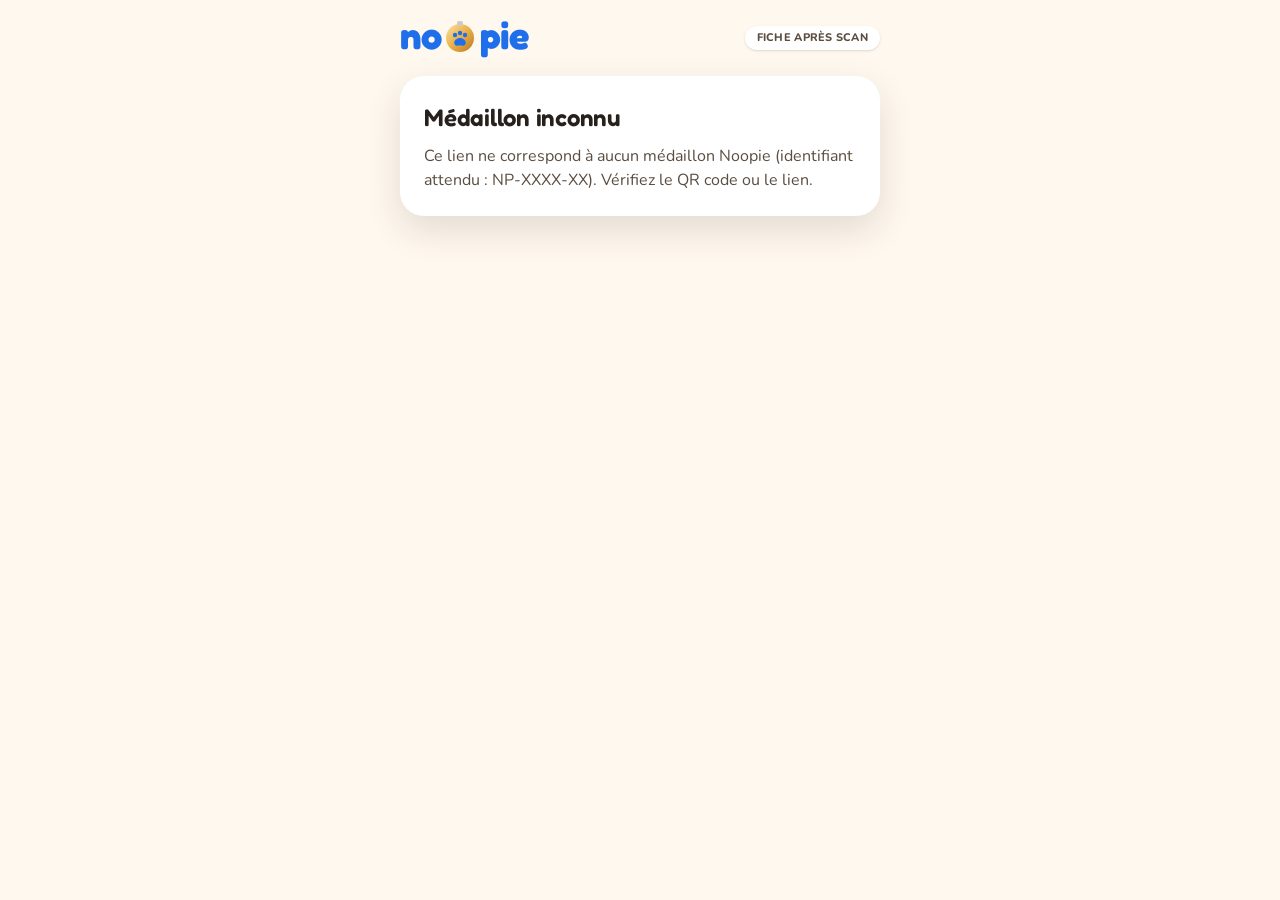
<file: m.html>
<!DOCTYPE html><html lang="fr"><head><meta charSet="utf-8"/><meta name="viewport" content="width=device-width, initial-scale=1"/><link rel="stylesheet" href="./_next/static/chunks/2xskfzx-vf1pj.css" data-precedence="next"/><link rel="preload" as="script" fetchPriority="low" href="./_next/static/chunks/310vm2bl3xxpt.js"/><script src="./_next/static/chunks/3r801q3tr245x.js" async=""></script><script src="./_next/static/chunks/2iaf6ywsgf9d5.js" async=""></script><script src="./_next/static/chunks/3r-okv0vpv6lc.js" async=""></script><script src="./_next/static/chunks/40wec9cq5kuxs.js" async=""></script><script src="./_next/static/chunks/turbopack-0hvx9v9vijn-c.js" async=""></script><script src="./_next/static/chunks/1ua2kfq9s-me6.js" async=""></script><script src="./_next/static/chunks/12a_36o6nrnmd.js" async=""></script><link rel="preload" href="https://fonts.googleapis.com/css2?family=Fredoka:wght@400;500;600;700&amp;family=Nunito:ital,wght@0,400;0,600;0,700;0,800;1,400&amp;display=swap" as="style"/><meta name="theme-color" content="#1f6feb"/><title>Noopie — Fiche du médaillon</title><meta name="description" content="Vous avez trouvé un animal ? Cette fiche permet de contacter son propriétaire."/><meta name="robots" content="noindex"/><link rel="icon" href="/favicon.ico?favicon.117ezoe8m31dk.ico" sizes="48x48" type="image/x-icon"/><link rel="preconnect" href="https://fonts.googleapis.com"/><link rel="preconnect" href="https://fonts.gstatic.com" crossorigin="anonymous"/><link href="https://fonts.googleapis.com/css2?family=Fredoka:wght@400;500;600;700&amp;family=Nunito:ital,wght@0,400;0,600;0,700;0,800;1,400&amp;display=swap" rel="stylesheet"/><script src="./_next/static/chunks/0cz1d0mv5g_q7.js" noModule=""></script></head><body class="min-h-screen bg-cream text-ink"><div hidden=""><!--$--><!--/$--></div><svg width="0" height="0" style="position:absolute" aria-hidden="true" focusable="false">
<defs>
 <linearGradient id="g-fur" x1="0" y1="0" x2="0" y2="1"><stop offset="0" stop-color="#FBD98E"/><stop offset=".55" stop-color="#F0B24A"/><stop offset="1" stop-color="#C9842A"/></linearGradient>
 <linearGradient id="g-fur2" x1="0" y1="0" x2="0" y2="1"><stop offset="0" stop-color="#E9A43C"/><stop offset="1" stop-color="#B9731F"/></linearGradient>
 <linearGradient id="g-cream" x1="0" y1="0" x2="0" y2="1"><stop offset="0" stop-color="#FFF4DC"/><stop offset="1" stop-color="#F6D9A4"/></linearGradient>
 <linearGradient id="g-cat" x1="0" y1="0" x2="0" y2="1"><stop offset="0" stop-color="#F3C27E"/><stop offset=".55" stop-color="#D99248"/><stop offset="1" stop-color="#A86428"/></linearGradient>
 <linearGradient id="g-cat2" x1="0" y1="0" x2="0" y2="1"><stop offset="0" stop-color="#CF8A40"/><stop offset="1" stop-color="#9A5A22"/></linearGradient>
 <radialGradient id="g-iris-dog" cx=".5" cy=".4" r=".6"><stop offset="0" stop-color="#9A6232"/><stop offset=".7" stop-color="#5C3418"/><stop offset="1" stop-color="#3B1F0C"/></radialGradient>
 <radialGradient id="g-iris-cat" cx=".5" cy=".4" r=".6"><stop offset="0" stop-color="#CFE47A"/><stop offset=".65" stop-color="#6FAE48"/><stop offset="1" stop-color="#3C7A2E"/></radialGradient>
 <radialGradient id="g-nose" cx=".35" cy=".3" r=".8"><stop offset="0" stop-color="#5E4A42"/><stop offset="1" stop-color="#231A17"/></radialGradient>
 <radialGradient id="g-shine" cx=".5" cy=".5" r=".5"><stop offset="0" stop-color="#fff" stop-opacity=".9"/><stop offset="1" stop-color="#fff" stop-opacity="0"/></radialGradient>
 <linearGradient id="g-gold" x1="0" y1="0" x2="1" y2="1"><stop offset="0" stop-color="#FBE3A0"/><stop offset=".5" stop-color="#E9B04A"/><stop offset="1" stop-color="#B9791E"/></linearGradient>
 <linearGradient id="g-name" x1="0" y1="0" x2="0" y2="1"><stop offset="0" stop-color="#3D86FF"/><stop offset="1" stop-color="#1A5FD6"/></linearGradient>
 <filter id="f-soft" x="-20%" y="-20%" width="140%" height="160%"><feGaussianBlur stdDeviation="6"/></filter>
 <filter id="f-soft2" x="-20%" y="-20%" width="140%" height="160%"><feGaussianBlur stdDeviation="2"/></filter>

 <symbol id="np-med" viewBox="0 0 200 220">
  <path d="M100 6 C110 6 118 12 118 22 C118 32 110 36 100 36 C90 36 82 32 82 22 C82 12 90 6 100 6 Z M100 14 C94 14 90 17 90 22 C90 27 94 29 100 29 C106 29 110 27 110 22 C110 17 106 14 100 14 Z" fill="#CFCAC2" stroke="#6B625A" stroke-width="1.5"/>
  <ellipse cx="100" cy="212" rx="60" ry="6" fill="#26211C" opacity=".12" filter="url(#f-soft2)"/>
  <circle cx="100" cy="122" r="92" fill="url(#g-gold)"/>
  <circle cx="100" cy="122" r="80" fill="#F2C56A"/>
  <circle cx="100" cy="122" r="66" fill="#FFF8EE"/>
  <circle cx="100" cy="122" r="66" fill="none" stroke="#C99A3E" stroke-width="2"/>
  <ellipse cx="72" cy="60" rx="28" ry="12" fill="url(#g-shine)" transform="rotate(-30 72 60)"/>
  <g fill="#1F6FEB" transform="translate(64 86)">
   <rect x="0" y="0" width="20" height="20" rx="4"/><rect x="5" y="5" width="10" height="10" rx="2" fill="#FFF8EE"/><rect x="8" y="8" width="4" height="4"/>
   <rect x="52" y="0" width="20" height="20" rx="4"/><rect x="57" y="5" width="10" height="10" rx="2" fill="#FFF8EE"/><rect x="60" y="8" width="4" height="4"/>
   <rect x="0" y="52" width="20" height="20" rx="4"/><rect x="5" y="57" width="10" height="10" rx="2" fill="#FFF8EE"/><rect x="8" y="60" width="4" height="4"/>
   <rect x="26" y="2" width="4" height="4" rx="1"/><rect x="34" y="2" width="4" height="4" rx="1"/><rect x="30" y="8" width="4" height="4" rx="1"/><rect x="38" y="8" width="4" height="4" rx="1"/><rect x="26" y="14" width="4" height="4" rx="1"/><rect x="42" y="14" width="4" height="4" rx="1"/>
   <rect x="2" y="26" width="4" height="4" rx="1"/><rect x="10" y="26" width="4" height="4" rx="1"/><rect x="2" y="34" width="4" height="4" rx="1"/><rect x="14" y="34" width="4" height="4" rx="1"/><rect x="6" y="42" width="4" height="4" rx="1"/><rect x="14" y="42" width="4" height="4" rx="1"/>
   <rect x="26" y="26" width="4" height="4" rx="1"/><rect x="34" y="26" width="4" height="4" rx="1"/><rect x="42" y="26" width="4" height="4" rx="1"/><rect x="30" y="34" width="4" height="4" rx="1"/><rect x="38" y="34" width="4" height="4" rx="1"/><rect x="26" y="42" width="4" height="4" rx="1"/><rect x="42" y="42" width="4" height="4" rx="1"/>
   <rect x="54" y="26" width="4" height="4" rx="1"/><rect x="62" y="26" width="4" height="4" rx="1"/><rect x="58" y="34" width="4" height="4" rx="1"/><rect x="66" y="34" width="4" height="4" rx="1"/><rect x="54" y="42" width="4" height="4" rx="1"/><rect x="62" y="42" width="4" height="4" rx="1"/>
   <rect x="26" y="54" width="4" height="4" rx="1"/><rect x="34" y="54" width="4" height="4" rx="1"/><rect x="30" y="62" width="4" height="4" rx="1"/><rect x="42" y="62" width="4" height="4" rx="1"/><rect x="26" y="68" width="4" height="4" rx="1"/><rect x="38" y="68" width="4" height="4" rx="1"/>
   <rect x="54" y="54" width="4" height="4" rx="1"/><rect x="66" y="54" width="4" height="4" rx="1"/><rect x="58" y="62" width="4" height="4" rx="1"/><rect x="54" y="68" width="4" height="4" rx="1"/><rect x="62" y="68" width="4" height="4" rx="1"/>
  </g>
  <text x="100" y="202" text-anchor="middle" font-family="Fredoka, sans-serif" font-weight="700" font-size="13" fill="#7A5A20" letter-spacing="1">noopie</text>
 </symbol>

 <symbol id="np-med-mini" viewBox="0 0 40 44">
  <rect x="17" y="0" width="6" height="8" rx="3" fill="#CFCAC2" stroke="#6B625A" stroke-width="1"/>
  <circle cx="20" cy="24" r="18" fill="url(#g-gold)"/>
  <circle cx="20" cy="24" r="12" fill="#FFF8EE"/>
  <rect x="14" y="18" width="4" height="4" rx="1" fill="#1F6FEB"/><rect x="22" y="18" width="4" height="4" rx="1" fill="#1F6FEB"/><rect x="14" y="26" width="4" height="4" rx="1" fill="#1F6FEB"/><rect x="23" y="27" width="3" height="3" rx="1" fill="#1F6FEB"/>
  <ellipse cx="14" cy="14" rx="5" ry="2.5" fill="#fff" opacity=".7" transform="rotate(-30 14 14)"/>
 </symbol>

 <symbol id="hero-dog" viewBox="0 0 320 360">
  <ellipse cx="160" cy="346" rx="110" ry="12" fill="#26211C" opacity=".14" filter="url(#f-soft)"/>
  <g class="np-htail-dog"><path d="M70 268 C30 262 10 228 24 200 C32 184 52 186 52 204 C52 222 60 240 90 250 Z" fill="url(#g-fur2)"/><path d="M40 206 C44 222 54 236 76 246" fill="none" stroke="#FBD98E" stroke-width="5" stroke-linecap="round" opacity=".7"/></g>
  <path d="M74 338 C62 300 66 240 104 218 C130 204 190 204 216 218 C254 240 258 300 246 338 Z" fill="url(#g-fur)"/>
  <path d="M110 338 C104 290 120 252 160 246 C200 252 216 290 210 338 Z" fill="url(#g-cream)"/>
  <path d="M136 258 l-8 12 M150 252 l-4 14 M170 252 l4 14 M184 258 l8 12" stroke="#F6D9A4" stroke-width="4" stroke-linecap="round" opacity=".9"/>
  <path d="M106 300 C96 318 98 338 104 344 L132 344 C136 330 134 304 128 290 Z" fill="url(#g-fur)"/>
  <path d="M192 290 C186 304 184 330 188 344 L216 344 C222 338 224 318 214 300 Z" fill="url(#g-fur)"/>
  <ellipse cx="118" cy="344" rx="20" ry="9" fill="#F3C56A"/><ellipse cx="202" cy="344" rx="20" ry="9" fill="#F3C56A"/>
  <path d="M106 344 q6 -6 12 0 M118 344 q6 -6 12 0 M190 344 q6 -6 12 0 M202 344 q6 -6 12 0" stroke="#C9842A" stroke-width="2" fill="none" stroke-linecap="round"/>
  <path d="M96 226 C120 244 200 244 224 226" fill="none" stroke="#1F6FEB" stroke-width="16" stroke-linecap="round"/>
  <path d="M96 226 C120 244 200 244 224 226" fill="none" stroke="#4A8DFF" stroke-width="5" stroke-linecap="round" stroke-dasharray="3 14" opacity=".8"/>
  <svg x="140" y="236" width="40" height="44" viewBox="0 0 40 44"><use href="#np-med-mini"/></svg>
  <path d="M74 110 C36 112 30 190 56 206 C80 220 98 190 96 150 C96 130 92 112 74 110 Z" fill="url(#g-fur2)"/>
  <path d="M246 110 C284 112 290 190 264 206 C240 220 222 190 224 150 C224 130 228 112 246 110 Z" fill="url(#g-fur2)"/>
  <path d="M62 150 C58 176 68 196 80 200" fill="none" stroke="#F6C063" stroke-width="5" stroke-linecap="round" opacity=".55"/>
  <path d="M258 150 C262 176 252 196 240 200" fill="none" stroke="#F6C063" stroke-width="5" stroke-linecap="round" opacity=".55"/>
  <path d="M160 62 C226 62 252 112 250 158 C248 206 214 234 160 234 C106 234 72 206 70 158 C68 112 94 62 160 62 Z" fill="url(#g-fur)"/>
  <ellipse cx="128" cy="96" rx="40" ry="18" fill="url(#g-shine)" transform="rotate(-20 128 96)" opacity=".7"/>
  <path d="M160 150 C196 150 214 174 212 200 C210 224 188 236 160 236 C132 236 110 224 108 200 C106 174 124 150 160 150 Z" fill="url(#g-cream)"/>
  <path d="M108 120 C120 108 140 108 150 116" fill="none" stroke="#C9842A" stroke-width="5" stroke-linecap="round" opacity=".8"/>
  <path d="M212 120 C200 108 180 108 170 116" fill="none" stroke="#C9842A" stroke-width="5" stroke-linecap="round" opacity=".8"/>
  <g class="np-eye"><ellipse cx="128" cy="144" rx="22" ry="25" fill="#fff"/><ellipse cx="130" cy="146" rx="15" ry="18" fill="url(#g-iris-dog)"/><ellipse cx="131" cy="148" rx="9" ry="12" fill="#17100A"/><circle cx="124" cy="138" r="6" fill="#fff"/><circle cx="137" cy="154" r="2.5" fill="#fff" opacity=".8"/><path d="M106 138 C112 122 144 122 150 138" fill="none" stroke="#D99A3C" stroke-width="3" opacity=".6"/></g>
  <g class="np-eye b"><ellipse cx="192" cy="144" rx="22" ry="25" fill="#fff"/><ellipse cx="190" cy="146" rx="15" ry="18" fill="url(#g-iris-dog)"/><ellipse cx="189" cy="148" rx="9" ry="12" fill="#17100A"/><circle cx="184" cy="138" r="6" fill="#fff"/><circle cx="197" cy="154" r="2.5" fill="#fff" opacity=".8"/><path d="M170 138 C176 122 208 122 214 138" fill="none" stroke="#D99A3C" stroke-width="3" opacity=".6"/></g>
  <ellipse cx="160" cy="186" rx="20" ry="14" fill="url(#g-nose)"/>
  <ellipse cx="152" cy="181" rx="6" ry="3.5" fill="#fff" opacity=".55"/>
  <path d="M160 198 q-16 16 -34 4 M160 198 q16 16 34 4" fill="none" stroke="#8A5A2A" stroke-width="4" stroke-linecap="round"/>
  <path d="M138 206 C144 232 176 232 182 206 C170 214 150 214 138 206 Z" fill="#5A2A1E"/>
  <path d="M146 212 C150 234 170 234 174 212 Z" fill="#F0705C"/>
  <path d="M160 214 v12" stroke="#D8574A" stroke-width="2.5" stroke-linecap="round"/>
  <ellipse cx="104" cy="178" rx="12" ry="7" fill="#F5A989" opacity=".5"/><ellipse cx="216" cy="178" rx="12" ry="7" fill="#F5A989" opacity=".5"/>
  <path d="M146 70 C150 56 162 54 170 62 C174 52 186 54 186 66" fill="none" stroke="#FBD98E" stroke-width="6" stroke-linecap="round"/>
 </symbol>

 <symbol id="hero-cat" viewBox="0 0 300 360">
  <ellipse cx="150" cy="346" rx="92" ry="11" fill="#26211C" opacity=".14" filter="url(#f-soft)"/>
  <g class="np-htail-cat"><path d="M212 300 C262 292 286 246 266 214 C254 196 230 204 236 226 C240 244 236 266 206 280 Z" fill="url(#g-cat2)"/><path d="M250 214 l16 -4 M262 236 l14 2 M256 258 l12 8" stroke="#5A3620" stroke-width="7" stroke-linecap="round"/></g>
  <path d="M80 338 C70 296 80 236 116 222 C140 212 180 212 200 222 C236 240 236 296 226 338 Z" fill="url(#g-cat)"/>
  <path d="M112 338 C108 296 122 262 152 258 C184 262 196 296 192 338 Z" fill="url(#g-cream)"/>
  <g fill="#5A3620"><path d="M98 262 c6 -8 18 -6 20 2 c-4 8 -16 10 -20 -2 Z"/><path d="M90 300 c6 -8 18 -6 20 2 c-4 8 -16 10 -20 -2 Z"/><path d="M196 262 c-6 -8 -18 -6 -20 2 c4 8 16 10 20 -2 Z"/><path d="M208 300 c-6 -8 -18 -6 -20 2 c4 8 16 10 20 -2 Z"/></g>
  <g fill="#B5773A"><ellipse cx="108" cy="263" rx="5" ry="3"/><ellipse cx="100" cy="301" rx="5" ry="3"/><ellipse cx="186" cy="263" rx="5" ry="3"/><ellipse cx="198" cy="301" rx="5" ry="3"/></g>
  <path d="M110 300 C100 318 102 338 108 344 L132 344 C136 330 134 306 128 290 Z" fill="url(#g-cat)"/>
  <path d="M174 290 C168 306 166 330 170 344 L194 344 C200 338 202 318 192 300 Z" fill="url(#g-cat)"/>
  <ellipse cx="120" cy="344" rx="17" ry="8" fill="#E6B06A"/><ellipse cx="182" cy="344" rx="17" ry="8" fill="#E6B06A"/>
  <path d="M110 344 q5 -5 10 0 M120 344 q5 -5 10 0 M172 344 q5 -5 10 0 M182 344 q5 -5 10 0" stroke="#A86428" stroke-width="2" fill="none" stroke-linecap="round"/>
  <path d="M104 226 C124 242 180 242 200 226" fill="none" stroke="#1F6FEB" stroke-width="14" stroke-linecap="round"/>
  <svg x="134" y="234" width="36" height="40" viewBox="0 0 40 44"><use href="#np-med-mini"/></svg>
  <path d="M86 118 L66 36 L136 84 Z" fill="url(#g-cat2)"/><path d="M90 108 L76 54 L124 86 Z" fill="#F4B5A0"/>
  <path d="M214 118 L234 36 L164 84 Z" fill="url(#g-cat2)"/><path d="M210 108 L224 54 L176 86 Z" fill="#F4B5A0"/>
  <path d="M150 72 C212 72 236 116 232 160 C228 204 196 230 150 230 C104 230 72 204 68 160 C64 116 88 72 150 72 Z" fill="url(#g-cat)"/>
  <ellipse cx="120" cy="104" rx="36" ry="16" fill="url(#g-shine)" transform="rotate(-18 120 104)" opacity=".6"/>
  <path d="M150 164 C180 164 196 184 194 204 C192 222 172 232 150 232 C128 232 108 222 106 204 C104 184 120 164 150 164 Z" fill="url(#g-cream)"/>
  <path d="M136 84 L128 112 M150 80 L150 110 M164 84 L172 112" stroke="#5A3620" stroke-width="5" stroke-linecap="round" opacity=".9"/>
  <g fill="#5A3620"><path d="M84 160 c6 -8 16 -6 18 2 c-4 8 -14 10 -18 -2 Z"/><path d="M216 160 c-6 -8 -16 -6 -18 2 c4 8 14 10 18 -2 Z"/></g>
  <g class="np-eye"><ellipse cx="120" cy="146" rx="24" ry="24" fill="#fff"/><ellipse cx="122" cy="148" rx="17" ry="18" fill="url(#g-iris-cat)"/><ellipse cx="123" cy="149" rx="7" ry="14" fill="#17100A"/><circle cx="114" cy="138" r="6" fill="#fff"/><circle cx="130" cy="158" r="2.5" fill="#fff" opacity=".8"/><path d="M96 134 C104 122 136 122 144 134" fill="none" stroke="#8A5A2A" stroke-width="3" opacity=".6"/></g>
  <g class="np-eye b"><ellipse cx="180" cy="146" rx="24" ry="24" fill="#fff"/><ellipse cx="178" cy="148" rx="17" ry="18" fill="url(#g-iris-cat)"/><ellipse cx="177" cy="149" rx="7" ry="14" fill="#17100A"/><circle cx="170" cy="138" r="6" fill="#fff"/><circle cx="186" cy="158" r="2.5" fill="#fff" opacity=".8"/><path d="M156 134 C164 122 196 122 204 134" fill="none" stroke="#8A5A2A" stroke-width="3" opacity=".6"/></g>
  <path d="M140 186 h20 l-10 10 Z" fill="#F0705C"/>
  <path d="M150 196 q-10 12 -22 2 M150 196 q12 12 26 -4" fill="none" stroke="#8A5A2A" stroke-width="3.5" stroke-linecap="round"/>
  <g stroke="#fff" stroke-width="2.5" stroke-linecap="round" opacity=".9"><path d="M110 196 l-36 -8 M110 204 l-36 4"/><path d="M190 196 l36 -8 M190 204 l36 4"/></g>
  <ellipse cx="98" cy="186" rx="10" ry="6" fill="#F5A989" opacity=".45"/><ellipse cx="202" cy="186" rx="10" ry="6" fill="#F5A989" opacity=".45"/>
 </symbol>
</defs></svg><!--$!--><template data-dgst=""></template><main class="min-h-dvh bg-cream"></main><!--/$--><!--$--><!--/$--><script id="_R_">(globalThis["TURBOPACK"] || (globalThis["TURBOPACK"] = [])).push({"otherChunks":["static/chunks/310vm2bl3xxpt.js","static/chunks/3r801q3tr245x.js","static/chunks/2iaf6ywsgf9d5.js","static/chunks/3r-okv0vpv6lc.js","static/chunks/40wec9cq5kuxs.js"],"runtimeModuleIds":[94553]});</script><script src="./_next/static/chunks/310vm2bl3xxpt.js" async=""></script><script>(self.__next_f=self.__next_f||[]).push([0])</script><script>self.__next_f.push([1,"1:\"$Sreact.fragment\"\na:\"./_next/static/chunks/1ua2kfq9s-me6.js\"\nb:I[68027,[\"$a\"],\"default\",1]\n:HL[\"./_next/static/chunks/2xskfzx-vf1pj.css\",\"style\"]\n:HL[\"https://fonts.googleapis.com/css2?family=Fredoka:wght@400;500;600;700\u0026family=Nunito:ital,wght@0,400;0,600;0,700;0,800;1,400\u0026display=swap\",\"style\"]\n2:T382e,\n\u003cdefs\u003e\n \u003clinearGradient id=\"g-fur\" x1=\"0\" y1=\"0\" x2=\"0\" y2=\"1\"\u003e\u003cstop offset=\"0\" stop-color=\"#FBD98E\"/\u003e\u003cstop offset=\".55\" stop-color=\"#F0B24A\"/\u003e\u003cstop offset=\"1\" stop-color=\"#C9842A\"/\u003e\u003c/linearGradient\u003e\n \u003clinearGradient id=\"g-fur2\" x1=\"0\" y1=\"0\" x2=\"0\" y2=\"1\"\u003e\u003cstop offset=\"0\" stop-color=\"#E9A43C\"/\u003e\u003cstop offset=\"1\" stop-color=\"#B9731F\"/\u003e\u003c/linearGradient\u003e\n \u003clinearGradient id=\"g-cream\" x1=\"0\" y1=\"0\" x2=\"0\" y2=\"1\"\u003e\u003cstop offset=\"0\" stop-color=\"#FFF4DC\"/\u003e\u003cstop offset=\"1\" stop-color=\"#F6D9A4\"/\u003e\u003c/linearGradient\u003e\n \u003clinearGradient id=\"g-cat\" x1=\"0\" y1=\"0\" x2=\"0\" y2=\"1\"\u003e\u003cstop offset=\"0\" stop-color=\"#F3C27E\"/\u003e\u003cstop offset=\".55\" stop-color=\"#D99248\"/\u003e\u003cstop offset=\"1\" stop-color=\"#A86428\"/\u003e\u003c/linearGradient\u003e\n \u003clinearGradient id=\"g-cat2\" x1=\"0\" y1=\"0\" x2=\"0\" y2=\"1\"\u003e\u003cstop offset=\"0\" stop-color=\"#CF8A40\"/\u003e\u003cstop offset=\"1\" stop-color=\"#9A5A22\"/\u003e\u003c/linearGradient\u003e\n \u003cradialGradient id=\"g-iris-dog\" cx=\".5\" cy=\".4\" r=\".6\"\u003e\u003cstop offset=\"0\" stop-color=\"#9A6232\"/\u003e\u003cstop offset=\".7\" stop-color=\"#5C3418\"/\u003e\u003cstop offset=\"1\" stop-color=\"#3B1F0C\"/\u003e\u003c/radialGradient\u003e\n \u003cradialGradient id=\"g-iris-cat\" cx=\".5\" cy=\".4\" r=\".6\"\u003e\u003cstop offset=\"0\" stop-color=\"#CFE47A\"/\u003e\u003cstop offset=\".65\" stop-color=\"#6FAE48\"/\u003e\u003cstop offset=\"1\" stop-color=\"#3C7A2E\"/\u003e\u003c/radialGradient\u003e\n \u003cradialGradient id=\"g-nose\" cx=\".35\" cy=\".3\" r=\".8\"\u003e\u003cstop offset=\"0\" stop-color=\"#5E4A42\"/\u003e\u003cstop offset=\"1\" stop-color=\"#231A17\"/\u003e\u003c/radialGradient\u003e\n \u003cradialGradient id=\"g-shine\" cx=\".5\" cy=\".5\" r=\".5\"\u003e\u003cstop offset=\"0\" stop-color=\"#fff\" stop-opacity=\".9\"/\u003e\u003cstop offset=\"1\" stop-color=\"#fff\" stop-opacity=\"0\"/\u003e\u003c/radialGradient\u003e\n \u003clinearGradient id=\"g-gold\" x1=\"0\" y1=\"0\" x2=\"1\" y2=\"1\"\u003e\u003cstop offset=\"0\" stop-color=\"#FBE3A0\"/\u003e\u003cstop offset=\".5\" stop-color=\"#E9B04A\"/\u003e\u003cstop offset=\"1\" stop-color=\"#B9791E\"/\u003e\u003c/linearGradient\u003e\n \u003clinearGradient id=\"g-name\" x1=\"0\" y1=\"0\" x2=\"0\" y2=\"1\"\u003e\u003cstop offset=\"0\" stop-color=\"#3D86FF\"/\u003e\u003cstop offset=\"1\" stop-color=\"#1A5FD6\"/\u003e\u003c/linearGradient\u003e\n \u003cfilter id=\"f-soft\" x=\"-20%\" y=\"-20%\" width=\"140%\" height=\"160%\"\u003e\u003cfeGaussianBlur stdDeviation=\"6\"/\u003e\u003c/filter\u003e\n \u003cfilter id=\"f-soft2\" x=\"-20%\" y=\"-20%\" width=\"140%\" height=\"160%\"\u003e\u003cfeGaussianBlur stdDeviation=\"2\"/\u003e\u003c/filter\u003e\n\n \u003csymbol id=\"np-med\" viewBox=\"0 0 200 220\"\u003e\n  \u003cpath d=\"M100 6 C110 6 118 12 118 22 C118 32 110 36 100 36 C90 36 82 32 82 22 C82 12 90 6 100 6 Z M100 14 C94 14 90 17 90 22 C90 27 94 29 100 29 C106 29 110 27 110 22 C110 17 106 14 100 14 Z\" fill=\"#CFCAC2\" stroke=\"#6B625A\" stroke-width=\"1.5\"/\u003e\n  \u003cellipse cx=\"100\" cy=\"212\" rx=\"60\" ry=\"6\" fill=\"#26211C\" opacity=\".12\" filter=\"url(#f-soft2)\"/\u003e\n  \u003ccircle cx=\"100\" cy=\"122\" r=\"92\" fill=\"url(#g-gold)\"/\u003e\n  \u003ccircle cx=\"100\" cy=\"122\" r=\"80\" fill=\"#F2C56A\"/\u003e\n  \u003ccircle cx=\"100\" cy=\"122\" r=\"66\" fill=\"#FFF8EE\"/\u003e\n  \u003ccircle cx=\"100\" cy=\"122\" r=\"66\" fill=\"none\" stroke=\"#C99A3E\" stroke-width=\"2\"/\u003e\n  \u003cellipse cx=\"72\" cy=\"60\" rx=\"28\" ry=\"12\" fill=\"url(#g-shine)\" transform=\"rotate(-30 72 60)\"/\u003e\n  \u003cg fill=\"#1F6FEB\" transform=\"translate(64 86)\"\u003e\n   \u003crect x=\"0\" y=\"0\" width=\"20\" height=\"20\" rx=\"4\"/\u003e\u003crect x=\"5\" y=\"5\" width=\"10\" height=\"10\" rx=\"2\" fill=\"#FFF8EE\"/\u003e\u003crect x=\"8\" y=\"8\" width=\"4\" height=\"4\"/\u003e\n   \u003crect x=\"52\" y=\"0\" width=\"20\" height=\"20\" rx=\"4\"/\u003e\u003crect x=\"57\" y=\"5\" width=\"10\" height=\"10\" rx=\"2\" fill=\"#FFF8EE\"/\u003e\u003crect x=\"60\" y=\"8\" width=\"4\" height=\"4\"/\u003e\n   \u003crect x=\"0\" y=\"52\" width=\"20\" height=\"20\" rx=\"4\"/\u003e\u003crect x=\"5\" y=\"57\" width=\"10\" height=\"10\" rx=\"2\" fill=\"#FFF8EE\"/\u003e\u003crect x=\"8\" y=\"60\" width=\"4\" height=\"4\"/\u003e\n   \u003crect x=\"26\" y=\"2\" width=\"4\" height=\"4\" rx=\"1\"/\u003e\u003crect x=\"34\" y=\"2\" width=\"4\" height=\"4\" rx=\"1\"/\u003e\u003crect x=\"30\" y=\"8\" width=\"4\" height=\"4\" rx=\"1\"/\u003e\u003crect x=\"38\" y=\"8\" width=\"4\" height=\"4\" rx=\"1\"/\u003e\u003crect x=\"26\" y=\"14\" width=\"4\" height=\"4\" rx=\"1\"/\u003e\u003crect x=\"42\" y=\"14\" width=\"4\" height=\"4\" rx=\"1\"/\u003e\n   \u003crect x=\"2\" y=\"26\" width=\"4\" height=\"4\" rx=\"1\"/\u003e\u003crect x=\"10\" y=\"26\" width=\"4\" height=\"4\" rx=\"1\"/\u003e\u003crect x=\"2\" y=\"34\" width=\"4\" height=\"4\" rx=\"1\"/\u003e\u003crect x=\"14\" y=\"34\" width=\"4\" height=\"4\" rx=\"1\"/\u003e\u003crect x=\"6\" y=\"42\" width=\"4\" height=\"4\" rx=\"1\"/\u003e\u003crect x=\"14\" y=\"42\" width=\"4\" height=\"4\" rx=\"1\"/\u003e\n   \u003crect x=\"26\" y=\"26\" width=\"4\" height=\"4\" rx=\"1\"/\u003e\u003crect x=\"34\" y=\"26\" width=\"4\" height=\"4\" rx=\"1\"/\u003e\u003crect x=\"42\" y=\"26\" width=\"4\" height=\"4\" rx=\"1\"/\u003e\u003crect x=\"30\" y=\"34\" width=\"4\" height=\"4\" rx=\"1\"/\u003e\u003crect x=\"38\" y=\"34\" width=\"4\" height=\"4\" rx=\"1\"/\u003e\u003crect x=\"26\" y=\"42\" width=\"4\" height=\"4\" rx=\"1\"/\u003e\u003crect x=\"42\" y=\"42\" width=\"4\" height=\"4\" rx=\"1\"/\u003e\n   \u003crect x=\"54\" y=\"26\" width=\"4\" height=\"4\" rx=\"1\"/\u003e\u003crect x=\"62\" y=\"26\" width=\"4\" height=\"4\" rx=\"1\"/\u003e\u003crect x=\"58\" y=\"34\" width=\"4\" height=\"4\" rx=\"1\"/\u003e\u003crect x=\"66\" y=\"34\" width=\"4\" height=\"4\" rx=\"1\"/\u003e\u003crect x=\"54\" y=\"42\" width=\"4\" height=\"4\" rx=\"1\"/\u003e\u003crect x=\"62\" y=\"42\" width=\"4\" height=\"4\" rx=\"1\"/\u003e\n   \u003crect x=\"26\" y=\"54\" width=\"4\" height=\"4\" rx=\"1\"/\u003e\u003crect x=\"34\" y=\"54\" width=\"4\" height=\"4\" rx=\"1\"/\u003e\u003crect x=\"30\" y=\"62\" width=\"4\" height=\"4\" rx=\"1\"/\u003e\u003crect x=\"42\" y=\"62\" width=\"4\" height=\"4\" rx=\"1\"/\u003e\u003crect x=\"26\" y=\"68\" width=\"4\" height=\"4\" rx=\"1\"/\u003e\u003crect x=\"38\" y=\"68\" width=\"4\" height=\"4\" rx=\"1\"/\u003e\n   \u003crect x=\"54\" y=\"54\" width=\"4\" height=\"4\" rx=\"1\"/\u003e\u003crect x=\"66\" y=\"54\" width=\"4\" height=\"4\" rx=\"1\"/\u003e\u003crect x=\"58\" y=\"62\" width=\"4\" height=\"4\" rx=\"1\"/\u003e\u003crect x=\"54\" y=\"68\" width=\"4\" height=\"4\" rx=\"1\"/\u003e\u003crect x=\"62\" y=\"68\" width=\"4\" height=\"4\" rx=\"1\"/\u003e\n  \u003c/g\u003e\n  \u003ctext x=\"100\" y=\"202\" text-anchor=\"middle\" font-family=\"Fredoka, sans-serif\" font-weight=\"700\" font-size=\"13\" fill=\"#7A5A20\" letter-spacing=\"1\"\u003enoopie\u003c/text\u003e\n \u003c/symbol\u003e\n\n \u003csymbol id=\"np-med-mini\" viewBox=\"0 0 40 44\"\u003e\n  \u003crect x=\"17\" y=\"0\" width=\"6\" height=\"8\" rx=\"3\" fill=\"#CFCAC2\" stroke=\"#6B625A\" stroke-width=\"1\"/\u003e\n  \u003ccircle cx=\"20\" cy=\"24\" r=\"18\" fill=\"url(#g-gold)\"/\u003e\n  \u003ccircle cx=\"20\" cy=\"24\" r=\"12\" fill=\"#FFF8EE\"/\u003e\n  \u003crect x=\"14\" y=\"18\" width=\"4\" height=\"4\" rx=\"1\" fill=\"#1F6FEB\"/\u003e\u003crect x=\"22\" y=\"18\" width=\"4\" height=\"4\" rx=\"1\" fill=\"#1F6FEB\"/\u003e\u003crect x=\"14\" y=\"26\" width=\"4\" height=\"4\" rx=\"1\" fill=\"#1F6FEB\"/\u003e\u003crect x=\"23\" y=\"27\" width=\"3\" height=\"3\" rx=\"1\" fill=\"#1F6FEB\"/\u003e\n  \u003cellipse cx=\"14\" cy=\"14\" rx=\"5\" ry=\"2.5\" fill=\"#fff\" opacity=\".7\" transform=\"rotate(-30 14 14)\"/\u003e\n \u003c/symbol\u003e\n\n \u003csymbol id=\"hero-dog\" viewBox=\"0 0 320 360\"\u003e\n  \u003cellipse cx=\"160\" cy=\"346\" rx=\"110\" ry=\"12\" fill=\"#26211C\" opacity=\".14\" filter=\"url(#f-soft)\"/\u003e\n  \u003cg class=\"np-htail-dog\"\u003e\u003cpath d=\"M70 268 C30 262 10 228 24 200 C32 184 52 186 52 204 C52 222 60 240 90 250 Z\" fill=\"url(#g-fur2)\"/\u003e\u003cpath d=\"M40 206 C44 222 54 236 76 246\" fill=\"none\" stroke=\"#FBD98E\" stroke-width=\"5\" stroke-linecap=\"round\" opacity=\".7\"/\u003e\u003c/g\u003e\n  \u003cpath d=\"M74 338 C62 300 66 240 104 218 C130 204 190 204 216 218 C254 240 258 300 246 338 Z\" fill=\"url(#g-fur)\"/\u003e\n  \u003cpath d=\"M110 338 C104 290 120 252 160 246 C200 252 216 290 210 338 Z\" fill=\"url(#g-cream)\"/\u003e\n  \u003cpath d=\"M136 258 l-8 12 M150 252 l-4 14 M170 252 l4 14 M184 258 l8 12\" stroke=\"#F6D9A4\" stroke-width=\"4\" stroke-linecap=\"round\" opacity=\".9\"/\u003e\n  \u003cpath d=\"M106 300 C96 318 98 338 104 344 L132 344 C136 330 134 304 128 290 Z\" fill=\"url(#g-fur)\"/\u003e\n  \u003cpath d=\"M192 290 C186 304 184 330 188 344 L216 344 C222 338 224 318 214 300 Z\" fill=\"url(#g-fur)\"/\u003e\n  \u003cellipse cx=\"118\" cy=\"344\" rx=\"20\" ry=\"9\" fill=\"#F3C56A\"/\u003e\u003cellipse cx=\"202\" cy=\"344\" rx=\"20\" ry=\"9\" fill=\"#F3C56A\"/\u003e\n  \u003cpath d=\"M106 344 q6 -6 12 0 M118 344 q6 -6 12 0 M190 344 q6 -6 12 0 M202 344 q6 -6 12 0\" stroke=\"#C9842A\" stroke-width=\"2\" fill=\"none\" stroke-linecap=\"round\"/\u003e\n  \u003cpath d=\"M96 226 C120 244 200 244 224 226\" fill=\"none\" stroke=\"#1F6FEB\" stroke-width=\"16\" stroke-linecap=\"round\"/\u003e\n  \u003cpath d=\"M96 226 C120 244 200 244 224 226\" fill=\"none\" stroke=\"#4A8DFF\" stroke-width=\"5\" stroke-linecap=\"round\" stroke-dasharray=\"3 14\" opacity=\".8\"/\u003e\n  \u003csvg x=\"140\" y=\"236\" width=\"40\" height=\"44\" viewBox=\"0 0 40 44\"\u003e\u003cuse href=\"#np-med-mini\"/\u003e\u003c/svg\u003e\n  \u003cpath d=\"M74 110 C36 112 30 190 56 206 C80 220 98 190 96 150 C96 130 92 112 74 110 Z\" fill=\"url(#g-fur2)\"/\u003e\n  \u003cpath d=\"M246 110 C284 112 290 190 264 206 C240 220 222 190 224 150 C224 130 228 112 246 110 Z\" fill=\"url(#g-fur2)\"/\u003e\n  \u003cpath d=\"M62 150 C58 176 68 196 80 200\" fill=\"none\" stroke=\"#F6C063\" stroke-width=\"5\" stroke-linecap=\"round\" opacity=\".55\"/\u003e\n  \u003cpath d=\"M258 150 C262 176 252 196 240 200\" fill=\"none\" stroke=\"#F6C063\" stroke-width=\"5\" stroke-linecap=\"round\" opacity=\".55\"/\u003e\n  \u003cpath d=\"M160 62 C226 62 252 112 250 158 C248 206 214 234 160 234 C106 234 72 206 70 158 C68 112 94 62 160 62 Z\" fill=\"url(#g-fur)\"/\u003e\n  \u003cellipse cx=\"128\" cy=\"96\" rx=\"40\" ry=\"18\" fill=\"url(#g-shine)\" transform=\"rotate(-20 128 96)\" opacity=\".7\"/\u003e\n  \u003cpath d=\"M160 150 C196 150 214 174 212 200 C210 224 188 236 160 236 C132 236 110 224 108 200 C106 174 124 150 160 150 Z\" fill=\"url(#g-cream)\"/\u003e\n  \u003cpath d=\"M108 120 C120 108 140 108 150 116\" fill=\"none\" stroke=\"#C9842A\" stroke-width=\"5\" stroke-linecap=\"round\" opacity=\".8\"/\u003e\n  \u003cpath d=\"M212 120 C200 108 180 108 170 116\" fill=\"none\" stroke=\"#C9842A\" stroke-width=\"5\" stroke-linecap=\"round\" opacity=\".8\"/\u003e\n  \u003cg class=\"np-eye\"\u003e\u003cellipse cx=\"128\" cy=\"144\" rx=\"22\" ry=\"25\" fill=\"#fff\"/\u003e\u003cellipse cx=\"130\" cy=\"146\" rx=\"15\" ry=\"18\" fill=\"url(#g-iris-dog)\"/\u003e\u003cellipse cx=\"131\" cy=\"148\" rx=\"9\" ry=\"12\" fill=\"#17100A\"/\u003e\u003ccircle cx=\"124\" cy=\"138\" r=\"6\" fill=\"#fff\"/\u003e\u003ccircle cx=\"137\" cy=\"154\" r=\"2.5\" fill=\"#fff\" opacity=\".8\"/\u003e\u003cpath d=\"M106 138 C112 122 144 122 150 138\" fill=\"none\" stroke=\"#D99A3C\" stroke-width=\"3\" opacity=\".6\"/\u003e\u003c/g\u003e\n  \u003cg class=\"np-eye b\"\u003e\u003cellipse cx=\"192\" cy=\"144\" rx=\"22\" ry=\"25\" fill=\"#fff\"/\u003e\u003cellipse cx=\"190\" cy=\"146\" rx=\"15\" ry=\"18\" fill=\"url(#g-iris-dog)\"/\u003e\u003cellipse cx=\"189\" cy=\"148\" rx=\"9\" ry=\"12\" fill=\"#17100A\"/\u003e\u003ccircle cx=\"184\" cy=\"138\" r=\"6\" fill=\"#fff\"/\u003e\u003ccircle cx=\"197\" cy=\"154\" r=\"2.5\" fill=\"#fff\" opacity=\".8\"/\u003e\u003cpath d=\"M170 138 C176 122 208 122 214 138\" fill=\"none\" stroke=\"#D99A3C\" stroke-width=\"3\" opacity=\".6\"/\u003e\u003c/g\u003e\n  \u003cellipse cx=\"160\" cy=\"186\" rx=\"20\" ry=\"14\" fill=\"url(#g-nose)\"/\u003e\n  \u003cellipse cx=\"152\" cy=\"181\" rx=\"6\" ry=\"3.5\" fill=\"#fff\" opacity=\".55\"/\u003e\n  \u003cpath d=\"M160 198 q-16 16 -34 4 M160 198 q16 16 34 4\" fill=\"none\" stroke=\"#8A5A2A\" stroke-width=\"4\" stroke-linecap=\"round\"/\u003e\n  \u003cpath d=\"M138 206 C144 232 176 232 182 206 C170 214 150 214 138 206 Z\" fill=\"#5A2A1E\"/\u003e\n  \u003cpath d=\"M146 212 C150 234 170 234 174 212 Z\" fill=\"#F0705C\"/\u003e\n  \u003cpath d=\"M160 214 v12\" stroke=\"#D8574A\" stroke-width=\"2.5\" stroke-linecap=\"round\"/\u003e\n  \u003cellipse cx=\"104\" cy=\"178\" rx=\"12\" ry=\"7\" fill=\"#F5A989\" opacity=\".5\"/\u003e\u003cellipse cx=\"216\" cy=\"178\" rx=\"12\" ry=\"7\" fill=\"#F5A989\" opacity=\".5\"/\u003e\n  \u003cpath d=\"M146 70 C150 56 162 54 170 62 C174 52 186 54 186 66\" fill=\"none\" stroke=\"#FBD98E\" stroke-width=\"6\" stroke-linecap=\"round\"/\u003e\n \u003c/symbol\u003e\n\n \u003csymbol id=\"hero-cat\" viewBox=\"0 0 300 360\"\u003e\n  \u003cellipse cx=\"150\" cy=\"346\" rx=\"92\" ry=\"11\" fill=\"#26211C\" opacity=\".14\" filter=\"url(#f-soft)\"/\u003e\n  \u003cg class=\"np-htail-cat\"\u003e\u003cpath d=\"M212 300 C262 292 286 246 266 214 C254 196 230 204 236 226 C240 244 236 266 206 280 Z\" fill=\"url(#g-cat2)\"/\u003e\u003cpath d=\"M250 214 l16 -4 M262 236 l14 2 M256 258 l12 8\" stroke=\"#5A3620\" stroke-width=\"7\" stroke-linecap=\"round\"/\u003e\u003c/g\u003e\n  \u003cpath d=\"M80 338 C70 296 80 236 116 222 C140 212 180 212 200 222 C236 240 236 296 226 338 Z\" fill=\"url(#g-cat)\"/\u003e\n  \u003cpath d=\"M112 338 C108 296 122 262 152 258 C184 262 196 296 192 338 Z\" fill=\"url(#g-cream)\"/\u003e\n  \u003cg fill=\"#5A3620\"\u003e\u003cpath d=\"M98 262 c6 -8 18 -6 20 2 c-4 8 -16 10 -20 -2 Z\"/\u003e\u003cpath d=\"M90 300 c6 -8 18 -6 20 2 c-4 8 -16 10 -20 -2 Z\"/\u003e\u003cpath d=\"M196 262 c-6 -8 -18 -6 -20 2 c4 8 16 10 20 -2 Z\"/\u003e\u003cpath d=\"M208 300 c-6 -8 -18 -6 -20 2 c4 8 16 10 20 -2 Z\"/\u003e\u003c/g\u003e\n  \u003cg fill=\"#B5773A\"\u003e\u003cellipse cx=\"108\" cy=\"263\" rx=\"5\" ry=\"3\"/\u003e\u003cellipse cx=\"100\" cy=\"301\" rx=\"5\" ry=\"3\"/\u003e\u003cellipse cx=\"186\" cy=\"263\" rx=\"5\" ry=\"3\"/\u003e\u003cellipse cx=\"198\" cy=\"301\" rx=\"5\" ry=\"3\"/\u003e\u003c/g\u003e\n  \u003cpath d=\"M110 300 C100 318 102 338 108 344 L132 344 C136 330 134 306 128 290 Z\" fill=\"url(#g-cat)\"/\u003e\n  \u003cpath d=\"M174 290 C168 306 166 330 170 344 L194 344 C200 338 202 318 192 300 Z\" fill=\"url(#g-cat)\"/\u003e\n  \u003cellipse cx=\"120\" cy=\"344\" rx=\"17\" ry=\"8\" fill=\"#E6B06A\"/\u003e\u003cellipse cx=\"182\" cy=\"344\" rx=\"17\" ry=\"8\" fill=\"#E6B06A\"/\u003e\n  \u003cpath d=\"M110 344 q5 -5 10 0 M120 344 q5 -5 10 0 M172 344 q5 -5 10 0 M182 344 q5 -5 10 0\" stroke=\"#A86428\" stroke-width=\"2\" fill=\"none\" stroke-linecap=\"round\"/\u003e\n  \u003cpath d=\"M104 226 C124 242 180 242 200 226\" fill=\"none\" stroke=\"#1F6FEB\" stroke-width=\"14\" stroke-linecap=\"round\"/\u003e\n  \u003csvg x=\"134\" y=\"234\" width=\"36\" height=\"40\" viewBox=\"0 0 40 44\"\u003e\u003cuse href=\"#np-med-mini\"/\u003e\u003c/svg\u003e\n  \u003cpath d=\"M86 118 L66 36 L136 84 Z\" fill=\"url(#g-cat2)\"/\u003e\u003cpath d=\"M90 108 L76 54 L124 86 Z\" fill=\"#F4B5A0\"/\u003e\n  \u003cpath d=\"M214 118 L234 36 L164 84 Z\" fill=\"url(#g-cat2)\"/\u003e\u003cpath d=\"M210 108 L224 54 L176 86 Z\" fill=\"#F4B5A0\"/\u003e\n  \u003cpath d=\"M150 72 C212 72 236 116 232 160 C228 204 196 230 150 230 C104 230 72 204 68 160 C64 116 88 72 150 72 Z\" fill=\"url(#g-cat)\"/\u003e\n  \u003cellipse cx=\"120\" cy=\"104\" rx=\"36\" ry=\"16\" fill=\"url(#g-shine)\" transform=\"rotate(-18 120 104)\" opacity=\".6\"/\u003e\n  \u003cpath d=\"M150 164 C180 164 196 184 194 204 C192 222 172 232 150 232 C128 232 108 222 106 204 C104 184 120 164 150 164 Z\" fill=\"url(#g-cream)\"/\u003e\n  \u003cpath d=\"M136 84 L128 112 M150 80 L150 110 M164 84 L172 112\" stroke=\"#5A3620\" stroke-width=\"5\" stroke-linecap=\"round\" opacity=\".9\"/\u003e\n  \u003cg fill=\"#5A3620\"\u003e\u003cpath d=\"M84 160 c6 -8 16 -6 18 2 c-4 8 -14 10 -18 -2 Z\"/\u003e\u003cpath d=\"M216 160 c-6 -8 -16 -6 -18 2 c4 8 14 10 18 -2 Z\"/\u003e\u003c/g\u003e\n  \u003cg class=\"np-eye\"\u003e\u003cellipse cx=\"120\" cy=\"146\" rx=\"24\" ry=\"24\" fill=\"#fff\"/\u003e\u003cellipse cx=\"122\" cy=\"148\" rx=\"17\" ry=\"18\" fill=\"url(#g-iris-cat)\"/\u003e\u003cellipse cx=\"123\" cy=\"149\" rx=\"7\" ry=\"14\" fill=\"#17100A\"/\u003e\u003ccircle cx=\"114\" cy=\"138\" r=\"6\" fill=\"#fff\"/\u003e\u003ccircle cx=\"130\" cy=\"158\" r=\"2.5\" fill=\"#fff\" opacity=\".8\"/\u003e\u003cpath d=\"M96 134 C104 122 136 122 144 134\" fill=\"none\" stroke=\"#8A5A2A\" stroke-width=\"3\" opacity=\".6\"/\u003e\u003c/g\u003e\n  \u003cg class=\"np-eye b\"\u003e\u003cellipse cx=\"180\" cy=\"146\" rx=\"24\" ry=\"24\" fill=\"#fff\"/\u003e\u003cellipse cx=\"178\" cy=\"148\" rx=\"17\" ry=\"18\" fill=\"url(#g-iris-cat)\"/\u003e\u003cellipse cx=\"177\" cy=\"149\" rx=\"7\" ry=\"14\" fill=\"#17100A\"/\u003e\u003ccircle cx=\"170\" cy=\"138\" r=\"6\" fill=\"#fff\"/\u003e\u003ccircle cx=\"186\" cy=\"158\" r=\"2.5\" fill=\"#fff\" opacity=\".8\"/\u003e\u003cpath d=\"M156 134 C164 122 196 122 204 134\" fill=\"none\" stroke=\"#8A5A2A\" stroke-width=\"3\" opacity=\".6\"/\u003e\u003c/g\u003e\n  \u003cpath d=\"M140 186 h20 l-10 10 Z\" fill=\"#F0705C\"/\u003e\n  \u003cpath d=\"M150 196 q-10 12 -22 2 M150 196 q12 12 26 -4\" fill=\"none\" stroke=\"#8A5A2A\" stroke-width=\"3.5\" stroke-linecap=\"round\"/\u003e\n  \u003cg stroke=\"#fff\" stroke-width=\"2.5\" stroke-linecap=\"round\" opacity=\".9\"\u003e\u003cpath d=\"M110 196 l-36 -8 M110 204 l-36 4\"/\u003e\u003cpath d=\"M190 196 l36 -8 M190 204 l36 4\"/\u003e\u003c/g\u003e\n  \u003cellipse cx=\"98\" cy=\"186\" rx=\"10\" ry=\"6\" fill=\"#F5A989\" opacity=\".45\"/\u003e\u003cellipse cx=\"202\" cy=\"186\" rx=\"10\" ry=\"6\" fill=\"#F5A989\" opacity=\".45\"/\u003e\n \u003c/symbol\u003e\n\u003c/defs\u003e6:X\n7:[[\"children\",{\"s\":\"__PAGE__\",\"h\":512,\"d\":{\"r\":\"$L8\",\"p\":false,\"v\":null}}]]\n4:[[\"children\",{\"s\":\"m\",\"h\":512,\"d\":{\"r\":\"$L5\",\"p\":false,\"v\":\"$6\"},\"c\":\"$Q7\"}]]\n0:{\"P\":null,\"c\":[\"\",\"m\"],\"q\":\"\",\"i\":false,\"t\":{\"t\":{\"s\":\"\",\"h\":528,\"d\":{\"r\":[\"$\",\"$1\",\"c\",{\"children\":[[[\"$\",\"link\",\"0\",{\"rel\":\"stylesheet\",\"href\":\"./_next/static/chunks/2xskfzx-vf1pj.css\",\"precedence\":\"next\",\"crossOrigin\":\"$undefined\",\"nonce\":\"$undefined\"}],[\"$\",\"script\",\"script-0\",{\"src\":\"./_next/static/chunks/1ua2kfq9s-me6.js\",\"async\":true,\"nonce\":\"$undefined\"}]],[\"$\",\"html\",null,{\"lang\":\"fr\",\"children\":[[\"$\",\"head\",null,{\"children\":[[\"$\",\"link\",null,{\"rel\":\"preconnect\",\"href\":\"https://fonts.googleapis.com\"}],[\"$\",\"link\",null,{\"rel\":\"preconnect\",\"href\":\"https://fonts.gstatic.com\",\"crossOrigin\":\"anonymous\"}],[\"$\",\"link\",null,{\"href\":\"https://fonts.googleapis.com/css2?family=Fredoka:wght@400;500;600;700\u0026family=Nunito:ital,wght@0,400;0,600;0,700;0,800;1,400\u0026display=swap\",\"rel\":\"stylesheet\"}]]}],[\"$\",\"body\",null,{\"className\":\"min-h-screen bg-cream text-ink\",\"children\":[[\"$\",\"svg\",null,{\"width\":\"0\",\"height\":\"0\",\"style\":{\"position\":\"absolute\"},\"aria-hidden\":\"true\",\"focusable\":\"false\",\"dangerouslySetInnerHTML\":{\"__html\":\"$2\"}}],\"$L3\"]}]]}]]}],\"p\":false,\"v\":null},\"c\":\"$Q4\"},\"h\":{\"r\":\"$L9\",\"p\":false,\"v\":null}},\"m\":\"$undefined\",\"G\":[\"$b\",[\"$Lc\"]],\"S\":true,\"r\":\"$undefined\",\"s\":\"$undefined\",\"a\":\"$undefined\",\"l\":\"$undefined\",\"p\":\"$undefined\",\"d\":\"$undefined\",\"b\":\"Jd4V2OZjkhVAb109JjVMD\"}\nd:I[39756,[\"$a\"],\"default\"]\ne:I[37457,[\"$a\"],\"default\"]\nf:\"$Sreact.suspense\"\n10:\"./_next/static/chunks/12a_36o6nrnmd.js\"\n11:I[83436,[\"$a\",\"$10\"],\"PublicCardPage\"]\n12:I[97367,[\"$a\"],\"OutletBoundary\"]\n14:\"ViewportBoundary\"\n15:I[97367,[\"$a\"],\"$14\"]\n17:\"MetadataBoundary\"\n18:I[97367,[\"$a\"],\"$17\"]\n3:[\"$\",\"$Ld\",null,{\"parallelRouterKey\":\"children\",\"error\":\"$undefined\",\"errorStyles\":\"$undefined\",\"errorScripts\":\"$undefined\",\"template\":[\"$\",\"$Le\",null,{}],\"templateStyles\":\"$undefined\",\"templateScripts\":\"$undefined\",\"notFound\":[[[\"$\",\"title\",null,{\"children\":\"404: This page could not be found.\"}],[\"$\",\"div\",null,{\"style\":{\"fontFamily\":\"system-ui,\\\"Segoe UI\\\",Roboto,Helvetica,Arial,sans-serif,\\\"Apple Color Emoji\\\",\\\"Segoe UI Emoji\\\"\",\"height\":\"100vh\",\"textAlign\":\"center\",\"display\":\"flex\",\"flexDirection\":\"column\",\"alignItems\":\"center\",\"justifyContent\":\"center\"},\"children\":[\"$\",\"div\",null,{\"children\":[[\"$\",\"style\",null,{\"dangerouslySetInnerHTML\":{\"__html\":\"body{color:#000;background:#fff;margin:0}.next-error-h1{border-right:1px solid rgba(0,0,0,.3)}@media (prefers-color-scheme:dark){body{color:#fff;background:#000}.next-error-h1{border-right:1px solid rgba(255,255,255,.3)}}\"}}],[\"$\",\"h1\",null,{\"className\":\"next-error-h1\",\"style\":{\"display\":\"inline-block\",\"margin\":\"0 20px 0 0\",\"padding\":\"0 23px 0 0\",\"fontSize\":24,\"fontWeight\":500,\"verticalAlign\":\"top\",\"lineHeight\":\"49px\"},\"children\":404}],[\"$\",\"div\",null,{\"style\":{\"display\":\"inline-block\"},\"children\":[\"$\",\"h2\",null,{\"style\":{\"fontSize\":14,\"fontWeight\":400,\"lineHeight\":\"49px\",\"margin\":0},\"children\":\"This page could not be found.\"}]}]]}]}]],[]],\"forbidden\":\"$undefined\",\"unauthorized\":\"$undefined\"}]\n5:[\"$\",\"$1\",\"c\",{\"children\":[null,[\"$\",\"$Ld\",null,{\"parallelRouterKey\":\"children\",\"error\":\"$undefined\",\"errorStyles\":\"$undefined\",\"errorScripts\":\"$undefined\",\"template\":[\"$\",\"$Le\",null,{}],\"templateStyles\":\"$undefined\",\"templateScripts\":\"$undefined\",\"notFound\":\"$undefined\",\"forbidden\":\"$undefined\",\"unauthorized\":\"$undefined\"}]]}]\n8:[\"$\",\"$1\",\"c\",{\"children\":[[\"$\",\"$f\",null,{\"fallback\":[\"$\",\"main\",null,{\"className\":\"min-h-dvh bg-cream\"}],\"children\":[\"$\",\"$L11\",null,{}]}],[[\"$\",\"script\",\"script-0\",{\"src\":\"./_next/static/chunks/12a_36o6nrnmd.js\",\"async\":true,\"nonce\":\"$undefined\"}]],[\"$\",\"$L12\",null,{\"children\":[\"$\",\"$f\",null,{\"name\":\"Next.MetadataOutlet\",\"children\":\"$@13\"}]}]]}]\n9:[\"$\",\"$1\",\"h\",{\"children\":[null,[\"$\",\"$L15\",null,{\"children\":\"$L16\"}],[\"$\",\"$L18\",null,{\"children\":[[\"$\",\"div\",null,{\"hidden\":true,\"children\":[\"$\",\"$f\",null,{\"name\":\"Next.Metadata\",\"children\":\"$L19\"}]}],null]}],null]}]\nc:[\"$\",\"link\",\"0\",{\"rel\":\"stylesheet\",\"href\":\"./_next/static/chunks/2xskfzx-vf1pj.css\",\"precedence\":\"next\",\"crossOrigin\":\"$undefined\",\"nonce\":\"$undefined\"}]\n6:C\n16:[[\"$\",\"meta\",\"0\",{\"charSet\":\"utf-8\"}],[\"$\",\"meta\",\"1\",{\"name\":\"viewport\",\"content\":\"width=device-width, initial-scale=1\"}],[\"$\",\"meta\",\"2\",{\"name\":\"theme-color\",\"content\":\"#1f6feb\"}]]\n1a:I[27201,[\"$a\"],\"IconMark\"]\n13:null\n19:[[\"$\",\"title\",\"0\",{\"children\":\"Noopie — Fiche du médaillon\"}],[\"$\",\"meta\",\"1\",{\"name\":\"description\",\"content\":\"Vous avez trouvé un animal ? Cette fiche permet de contacter son propriétaire.\"}],[\"$\",\"meta\",\"2\",{\"name\":\"robots\",\"content\":\"noindex\"}],[\"$\",\"link\",\"3\",{\"rel\":\"icon\",\"href\":\"/favicon.ico?favicon.117ezoe8m31dk.ico\",\"sizes\":\"48x48\",\"type\":\"image/x-icon\"}],[\"$\",\"$L1a\",\"4\",{}]]\n"])</script></body></html>
</file>
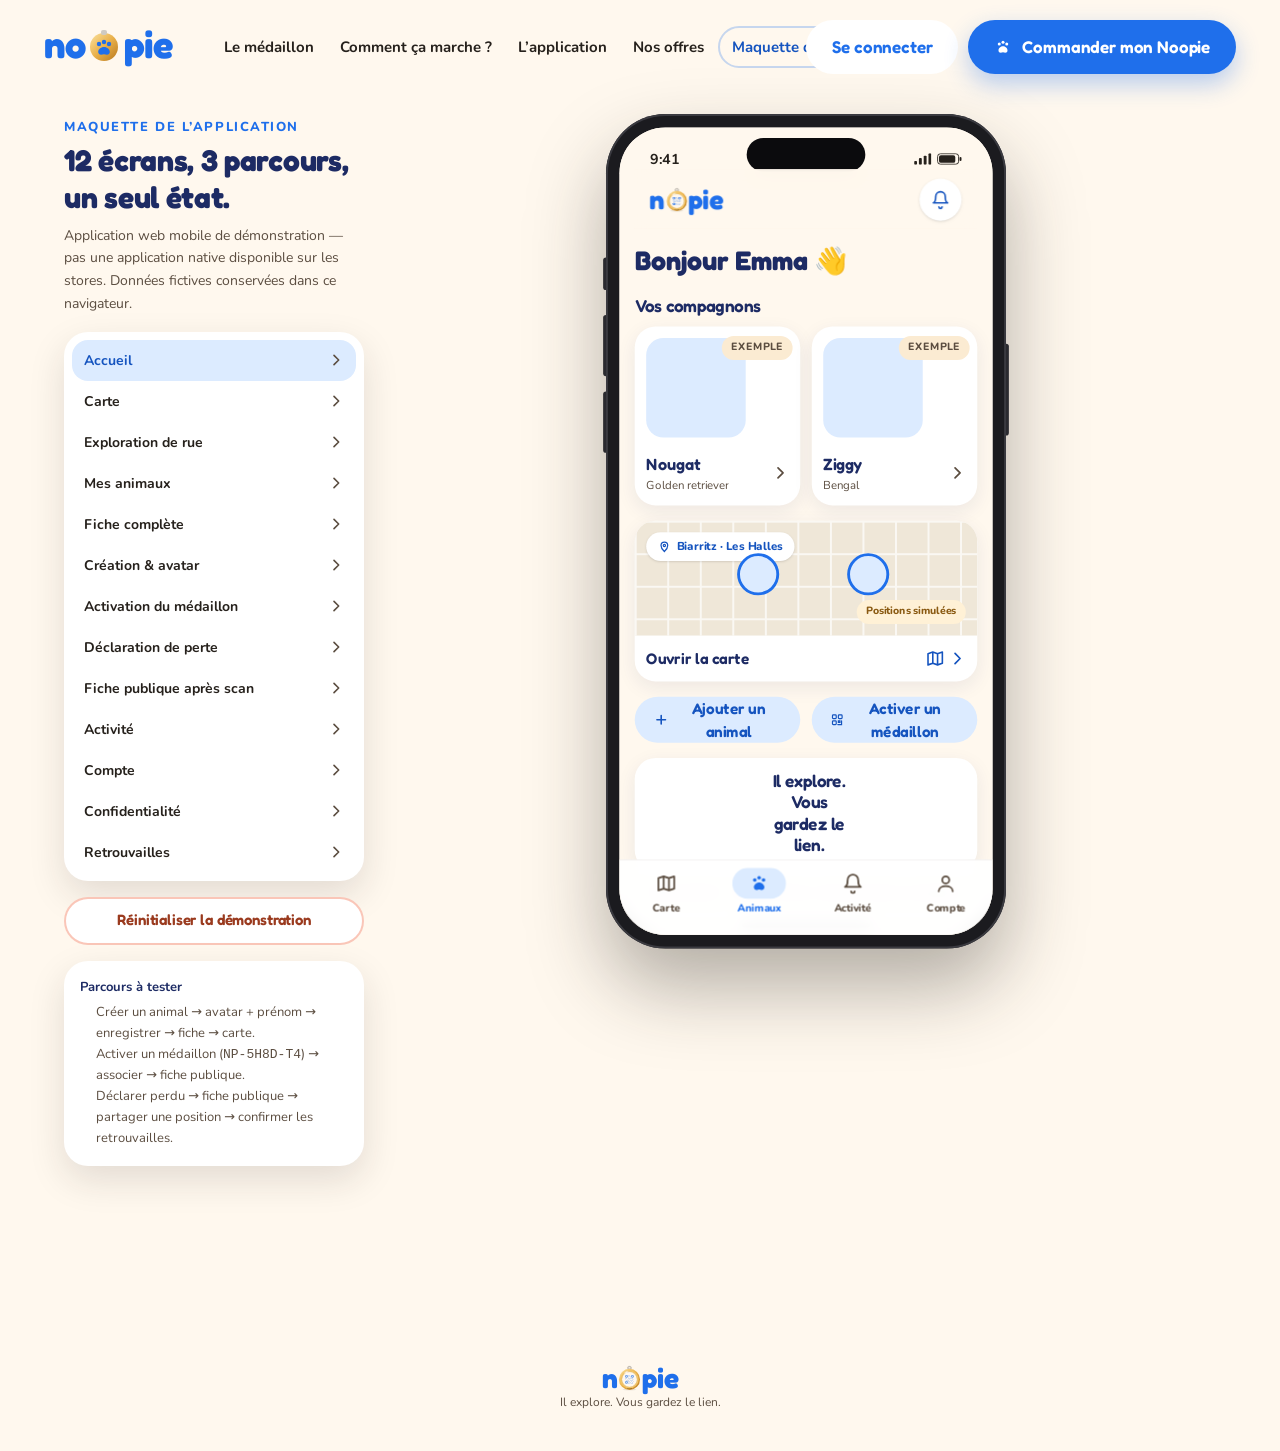
<file: maquette-app.html>
<!DOCTYPE html><html lang="fr"><head><meta charSet="utf-8"/><meta name="viewport" content="width=device-width, initial-scale=1"/><link rel="stylesheet" href="./_next/static/chunks/2xskfzx-vf1pj.css" data-precedence="next"/><link rel="preload" as="script" fetchPriority="low" href="./_next/static/chunks/310vm2bl3xxpt.js"/><script src="./_next/static/chunks/3r801q3tr245x.js" async=""></script><script src="./_next/static/chunks/2iaf6ywsgf9d5.js" async=""></script><script src="./_next/static/chunks/3r-okv0vpv6lc.js" async=""></script><script src="./_next/static/chunks/40wec9cq5kuxs.js" async=""></script><script src="./_next/static/chunks/turbopack-0hvx9v9vijn-c.js" async=""></script><script src="./_next/static/chunks/1ua2kfq9s-me6.js" async=""></script><script src="./_next/static/chunks/38i9aq9ly__5o.js" async=""></script><script src="./_next/static/chunks/2izt_hblhr3xq.js" async=""></script><script src="./_next/static/chunks/1sc4_0l0umfnx.js" async=""></script><script src="./_next/static/chunks/3q6qiab8-8cez.js" async=""></script><link rel="preload" href="https://fonts.googleapis.com/css2?family=Fredoka:wght@400;500;600;700&amp;family=Nunito:ital,wght@0,400;0,600;0,700;0,800;1,400&amp;display=swap" as="style"/><meta name="theme-color" content="#1f6feb"/><title>Noopie — Maquette de l’application</title><meta name="description" content="Maquette interactive de l’application Noopie : 12 écrans navigables, données de démonstration."/><link rel="icon" href="/favicon.ico?favicon.117ezoe8m31dk.ico" sizes="48x48" type="image/x-icon"/><link rel="preconnect" href="https://fonts.googleapis.com"/><link rel="preconnect" href="https://fonts.gstatic.com" crossorigin="anonymous"/><link href="https://fonts.googleapis.com/css2?family=Fredoka:wght@400;500;600;700&amp;family=Nunito:ital,wght@0,400;0,600;0,700;0,800;1,400&amp;display=swap" rel="stylesheet"/><script src="./_next/static/chunks/0cz1d0mv5g_q7.js" noModule=""></script></head><body class="min-h-screen bg-cream text-ink"><div hidden=""><!--$--><!--/$--></div><svg width="0" height="0" style="position:absolute" aria-hidden="true" focusable="false">
<defs>
 <linearGradient id="g-fur" x1="0" y1="0" x2="0" y2="1"><stop offset="0" stop-color="#FBD98E"/><stop offset=".55" stop-color="#F0B24A"/><stop offset="1" stop-color="#C9842A"/></linearGradient>
 <linearGradient id="g-fur2" x1="0" y1="0" x2="0" y2="1"><stop offset="0" stop-color="#E9A43C"/><stop offset="1" stop-color="#B9731F"/></linearGradient>
 <linearGradient id="g-cream" x1="0" y1="0" x2="0" y2="1"><stop offset="0" stop-color="#FFF4DC"/><stop offset="1" stop-color="#F6D9A4"/></linearGradient>
 <linearGradient id="g-cat" x1="0" y1="0" x2="0" y2="1"><stop offset="0" stop-color="#F3C27E"/><stop offset=".55" stop-color="#D99248"/><stop offset="1" stop-color="#A86428"/></linearGradient>
 <linearGradient id="g-cat2" x1="0" y1="0" x2="0" y2="1"><stop offset="0" stop-color="#CF8A40"/><stop offset="1" stop-color="#9A5A22"/></linearGradient>
 <radialGradient id="g-iris-dog" cx=".5" cy=".4" r=".6"><stop offset="0" stop-color="#9A6232"/><stop offset=".7" stop-color="#5C3418"/><stop offset="1" stop-color="#3B1F0C"/></radialGradient>
 <radialGradient id="g-iris-cat" cx=".5" cy=".4" r=".6"><stop offset="0" stop-color="#CFE47A"/><stop offset=".65" stop-color="#6FAE48"/><stop offset="1" stop-color="#3C7A2E"/></radialGradient>
 <radialGradient id="g-nose" cx=".35" cy=".3" r=".8"><stop offset="0" stop-color="#5E4A42"/><stop offset="1" stop-color="#231A17"/></radialGradient>
 <radialGradient id="g-shine" cx=".5" cy=".5" r=".5"><stop offset="0" stop-color="#fff" stop-opacity=".9"/><stop offset="1" stop-color="#fff" stop-opacity="0"/></radialGradient>
 <linearGradient id="g-gold" x1="0" y1="0" x2="1" y2="1"><stop offset="0" stop-color="#FBE3A0"/><stop offset=".5" stop-color="#E9B04A"/><stop offset="1" stop-color="#B9791E"/></linearGradient>
 <linearGradient id="g-name" x1="0" y1="0" x2="0" y2="1"><stop offset="0" stop-color="#3D86FF"/><stop offset="1" stop-color="#1A5FD6"/></linearGradient>
 <filter id="f-soft" x="-20%" y="-20%" width="140%" height="160%"><feGaussianBlur stdDeviation="6"/></filter>
 <filter id="f-soft2" x="-20%" y="-20%" width="140%" height="160%"><feGaussianBlur stdDeviation="2"/></filter>

 <symbol id="np-med" viewBox="0 0 200 220">
  <path d="M100 6 C110 6 118 12 118 22 C118 32 110 36 100 36 C90 36 82 32 82 22 C82 12 90 6 100 6 Z M100 14 C94 14 90 17 90 22 C90 27 94 29 100 29 C106 29 110 27 110 22 C110 17 106 14 100 14 Z" fill="#CFCAC2" stroke="#6B625A" stroke-width="1.5"/>
  <ellipse cx="100" cy="212" rx="60" ry="6" fill="#26211C" opacity=".12" filter="url(#f-soft2)"/>
  <circle cx="100" cy="122" r="92" fill="url(#g-gold)"/>
  <circle cx="100" cy="122" r="80" fill="#F2C56A"/>
  <circle cx="100" cy="122" r="66" fill="#FFF8EE"/>
  <circle cx="100" cy="122" r="66" fill="none" stroke="#C99A3E" stroke-width="2"/>
  <ellipse cx="72" cy="60" rx="28" ry="12" fill="url(#g-shine)" transform="rotate(-30 72 60)"/>
  <g fill="#1F6FEB" transform="translate(64 86)">
   <rect x="0" y="0" width="20" height="20" rx="4"/><rect x="5" y="5" width="10" height="10" rx="2" fill="#FFF8EE"/><rect x="8" y="8" width="4" height="4"/>
   <rect x="52" y="0" width="20" height="20" rx="4"/><rect x="57" y="5" width="10" height="10" rx="2" fill="#FFF8EE"/><rect x="60" y="8" width="4" height="4"/>
   <rect x="0" y="52" width="20" height="20" rx="4"/><rect x="5" y="57" width="10" height="10" rx="2" fill="#FFF8EE"/><rect x="8" y="60" width="4" height="4"/>
   <rect x="26" y="2" width="4" height="4" rx="1"/><rect x="34" y="2" width="4" height="4" rx="1"/><rect x="30" y="8" width="4" height="4" rx="1"/><rect x="38" y="8" width="4" height="4" rx="1"/><rect x="26" y="14" width="4" height="4" rx="1"/><rect x="42" y="14" width="4" height="4" rx="1"/>
   <rect x="2" y="26" width="4" height="4" rx="1"/><rect x="10" y="26" width="4" height="4" rx="1"/><rect x="2" y="34" width="4" height="4" rx="1"/><rect x="14" y="34" width="4" height="4" rx="1"/><rect x="6" y="42" width="4" height="4" rx="1"/><rect x="14" y="42" width="4" height="4" rx="1"/>
   <rect x="26" y="26" width="4" height="4" rx="1"/><rect x="34" y="26" width="4" height="4" rx="1"/><rect x="42" y="26" width="4" height="4" rx="1"/><rect x="30" y="34" width="4" height="4" rx="1"/><rect x="38" y="34" width="4" height="4" rx="1"/><rect x="26" y="42" width="4" height="4" rx="1"/><rect x="42" y="42" width="4" height="4" rx="1"/>
   <rect x="54" y="26" width="4" height="4" rx="1"/><rect x="62" y="26" width="4" height="4" rx="1"/><rect x="58" y="34" width="4" height="4" rx="1"/><rect x="66" y="34" width="4" height="4" rx="1"/><rect x="54" y="42" width="4" height="4" rx="1"/><rect x="62" y="42" width="4" height="4" rx="1"/>
   <rect x="26" y="54" width="4" height="4" rx="1"/><rect x="34" y="54" width="4" height="4" rx="1"/><rect x="30" y="62" width="4" height="4" rx="1"/><rect x="42" y="62" width="4" height="4" rx="1"/><rect x="26" y="68" width="4" height="4" rx="1"/><rect x="38" y="68" width="4" height="4" rx="1"/>
   <rect x="54" y="54" width="4" height="4" rx="1"/><rect x="66" y="54" width="4" height="4" rx="1"/><rect x="58" y="62" width="4" height="4" rx="1"/><rect x="54" y="68" width="4" height="4" rx="1"/><rect x="62" y="68" width="4" height="4" rx="1"/>
  </g>
  <text x="100" y="202" text-anchor="middle" font-family="Fredoka, sans-serif" font-weight="700" font-size="13" fill="#7A5A20" letter-spacing="1">noopie</text>
 </symbol>

 <symbol id="np-med-mini" viewBox="0 0 40 44">
  <rect x="17" y="0" width="6" height="8" rx="3" fill="#CFCAC2" stroke="#6B625A" stroke-width="1"/>
  <circle cx="20" cy="24" r="18" fill="url(#g-gold)"/>
  <circle cx="20" cy="24" r="12" fill="#FFF8EE"/>
  <rect x="14" y="18" width="4" height="4" rx="1" fill="#1F6FEB"/><rect x="22" y="18" width="4" height="4" rx="1" fill="#1F6FEB"/><rect x="14" y="26" width="4" height="4" rx="1" fill="#1F6FEB"/><rect x="23" y="27" width="3" height="3" rx="1" fill="#1F6FEB"/>
  <ellipse cx="14" cy="14" rx="5" ry="2.5" fill="#fff" opacity=".7" transform="rotate(-30 14 14)"/>
 </symbol>

 <symbol id="hero-dog" viewBox="0 0 320 360">
  <ellipse cx="160" cy="346" rx="110" ry="12" fill="#26211C" opacity=".14" filter="url(#f-soft)"/>
  <g class="np-htail-dog"><path d="M70 268 C30 262 10 228 24 200 C32 184 52 186 52 204 C52 222 60 240 90 250 Z" fill="url(#g-fur2)"/><path d="M40 206 C44 222 54 236 76 246" fill="none" stroke="#FBD98E" stroke-width="5" stroke-linecap="round" opacity=".7"/></g>
  <path d="M74 338 C62 300 66 240 104 218 C130 204 190 204 216 218 C254 240 258 300 246 338 Z" fill="url(#g-fur)"/>
  <path d="M110 338 C104 290 120 252 160 246 C200 252 216 290 210 338 Z" fill="url(#g-cream)"/>
  <path d="M136 258 l-8 12 M150 252 l-4 14 M170 252 l4 14 M184 258 l8 12" stroke="#F6D9A4" stroke-width="4" stroke-linecap="round" opacity=".9"/>
  <path d="M106 300 C96 318 98 338 104 344 L132 344 C136 330 134 304 128 290 Z" fill="url(#g-fur)"/>
  <path d="M192 290 C186 304 184 330 188 344 L216 344 C222 338 224 318 214 300 Z" fill="url(#g-fur)"/>
  <ellipse cx="118" cy="344" rx="20" ry="9" fill="#F3C56A"/><ellipse cx="202" cy="344" rx="20" ry="9" fill="#F3C56A"/>
  <path d="M106 344 q6 -6 12 0 M118 344 q6 -6 12 0 M190 344 q6 -6 12 0 M202 344 q6 -6 12 0" stroke="#C9842A" stroke-width="2" fill="none" stroke-linecap="round"/>
  <path d="M96 226 C120 244 200 244 224 226" fill="none" stroke="#1F6FEB" stroke-width="16" stroke-linecap="round"/>
  <path d="M96 226 C120 244 200 244 224 226" fill="none" stroke="#4A8DFF" stroke-width="5" stroke-linecap="round" stroke-dasharray="3 14" opacity=".8"/>
  <svg x="140" y="236" width="40" height="44" viewBox="0 0 40 44"><use href="#np-med-mini"/></svg>
  <path d="M74 110 C36 112 30 190 56 206 C80 220 98 190 96 150 C96 130 92 112 74 110 Z" fill="url(#g-fur2)"/>
  <path d="M246 110 C284 112 290 190 264 206 C240 220 222 190 224 150 C224 130 228 112 246 110 Z" fill="url(#g-fur2)"/>
  <path d="M62 150 C58 176 68 196 80 200" fill="none" stroke="#F6C063" stroke-width="5" stroke-linecap="round" opacity=".55"/>
  <path d="M258 150 C262 176 252 196 240 200" fill="none" stroke="#F6C063" stroke-width="5" stroke-linecap="round" opacity=".55"/>
  <path d="M160 62 C226 62 252 112 250 158 C248 206 214 234 160 234 C106 234 72 206 70 158 C68 112 94 62 160 62 Z" fill="url(#g-fur)"/>
  <ellipse cx="128" cy="96" rx="40" ry="18" fill="url(#g-shine)" transform="rotate(-20 128 96)" opacity=".7"/>
  <path d="M160 150 C196 150 214 174 212 200 C210 224 188 236 160 236 C132 236 110 224 108 200 C106 174 124 150 160 150 Z" fill="url(#g-cream)"/>
  <path d="M108 120 C120 108 140 108 150 116" fill="none" stroke="#C9842A" stroke-width="5" stroke-linecap="round" opacity=".8"/>
  <path d="M212 120 C200 108 180 108 170 116" fill="none" stroke="#C9842A" stroke-width="5" stroke-linecap="round" opacity=".8"/>
  <g class="np-eye"><ellipse cx="128" cy="144" rx="22" ry="25" fill="#fff"/><ellipse cx="130" cy="146" rx="15" ry="18" fill="url(#g-iris-dog)"/><ellipse cx="131" cy="148" rx="9" ry="12" fill="#17100A"/><circle cx="124" cy="138" r="6" fill="#fff"/><circle cx="137" cy="154" r="2.5" fill="#fff" opacity=".8"/><path d="M106 138 C112 122 144 122 150 138" fill="none" stroke="#D99A3C" stroke-width="3" opacity=".6"/></g>
  <g class="np-eye b"><ellipse cx="192" cy="144" rx="22" ry="25" fill="#fff"/><ellipse cx="190" cy="146" rx="15" ry="18" fill="url(#g-iris-dog)"/><ellipse cx="189" cy="148" rx="9" ry="12" fill="#17100A"/><circle cx="184" cy="138" r="6" fill="#fff"/><circle cx="197" cy="154" r="2.5" fill="#fff" opacity=".8"/><path d="M170 138 C176 122 208 122 214 138" fill="none" stroke="#D99A3C" stroke-width="3" opacity=".6"/></g>
  <ellipse cx="160" cy="186" rx="20" ry="14" fill="url(#g-nose)"/>
  <ellipse cx="152" cy="181" rx="6" ry="3.5" fill="#fff" opacity=".55"/>
  <path d="M160 198 q-16 16 -34 4 M160 198 q16 16 34 4" fill="none" stroke="#8A5A2A" stroke-width="4" stroke-linecap="round"/>
  <path d="M138 206 C144 232 176 232 182 206 C170 214 150 214 138 206 Z" fill="#5A2A1E"/>
  <path d="M146 212 C150 234 170 234 174 212 Z" fill="#F0705C"/>
  <path d="M160 214 v12" stroke="#D8574A" stroke-width="2.5" stroke-linecap="round"/>
  <ellipse cx="104" cy="178" rx="12" ry="7" fill="#F5A989" opacity=".5"/><ellipse cx="216" cy="178" rx="12" ry="7" fill="#F5A989" opacity=".5"/>
  <path d="M146 70 C150 56 162 54 170 62 C174 52 186 54 186 66" fill="none" stroke="#FBD98E" stroke-width="6" stroke-linecap="round"/>
 </symbol>

 <symbol id="hero-cat" viewBox="0 0 300 360">
  <ellipse cx="150" cy="346" rx="92" ry="11" fill="#26211C" opacity=".14" filter="url(#f-soft)"/>
  <g class="np-htail-cat"><path d="M212 300 C262 292 286 246 266 214 C254 196 230 204 236 226 C240 244 236 266 206 280 Z" fill="url(#g-cat2)"/><path d="M250 214 l16 -4 M262 236 l14 2 M256 258 l12 8" stroke="#5A3620" stroke-width="7" stroke-linecap="round"/></g>
  <path d="M80 338 C70 296 80 236 116 222 C140 212 180 212 200 222 C236 240 236 296 226 338 Z" fill="url(#g-cat)"/>
  <path d="M112 338 C108 296 122 262 152 258 C184 262 196 296 192 338 Z" fill="url(#g-cream)"/>
  <g fill="#5A3620"><path d="M98 262 c6 -8 18 -6 20 2 c-4 8 -16 10 -20 -2 Z"/><path d="M90 300 c6 -8 18 -6 20 2 c-4 8 -16 10 -20 -2 Z"/><path d="M196 262 c-6 -8 -18 -6 -20 2 c4 8 16 10 20 -2 Z"/><path d="M208 300 c-6 -8 -18 -6 -20 2 c4 8 16 10 20 -2 Z"/></g>
  <g fill="#B5773A"><ellipse cx="108" cy="263" rx="5" ry="3"/><ellipse cx="100" cy="301" rx="5" ry="3"/><ellipse cx="186" cy="263" rx="5" ry="3"/><ellipse cx="198" cy="301" rx="5" ry="3"/></g>
  <path d="M110 300 C100 318 102 338 108 344 L132 344 C136 330 134 306 128 290 Z" fill="url(#g-cat)"/>
  <path d="M174 290 C168 306 166 330 170 344 L194 344 C200 338 202 318 192 300 Z" fill="url(#g-cat)"/>
  <ellipse cx="120" cy="344" rx="17" ry="8" fill="#E6B06A"/><ellipse cx="182" cy="344" rx="17" ry="8" fill="#E6B06A"/>
  <path d="M110 344 q5 -5 10 0 M120 344 q5 -5 10 0 M172 344 q5 -5 10 0 M182 344 q5 -5 10 0" stroke="#A86428" stroke-width="2" fill="none" stroke-linecap="round"/>
  <path d="M104 226 C124 242 180 242 200 226" fill="none" stroke="#1F6FEB" stroke-width="14" stroke-linecap="round"/>
  <svg x="134" y="234" width="36" height="40" viewBox="0 0 40 44"><use href="#np-med-mini"/></svg>
  <path d="M86 118 L66 36 L136 84 Z" fill="url(#g-cat2)"/><path d="M90 108 L76 54 L124 86 Z" fill="#F4B5A0"/>
  <path d="M214 118 L234 36 L164 84 Z" fill="url(#g-cat2)"/><path d="M210 108 L224 54 L176 86 Z" fill="#F4B5A0"/>
  <path d="M150 72 C212 72 236 116 232 160 C228 204 196 230 150 230 C104 230 72 204 68 160 C64 116 88 72 150 72 Z" fill="url(#g-cat)"/>
  <ellipse cx="120" cy="104" rx="36" ry="16" fill="url(#g-shine)" transform="rotate(-18 120 104)" opacity=".6"/>
  <path d="M150 164 C180 164 196 184 194 204 C192 222 172 232 150 232 C128 232 108 222 106 204 C104 184 120 164 150 164 Z" fill="url(#g-cream)"/>
  <path d="M136 84 L128 112 M150 80 L150 110 M164 84 L172 112" stroke="#5A3620" stroke-width="5" stroke-linecap="round" opacity=".9"/>
  <g fill="#5A3620"><path d="M84 160 c6 -8 16 -6 18 2 c-4 8 -14 10 -18 -2 Z"/><path d="M216 160 c-6 -8 -16 -6 -18 2 c4 8 14 10 18 -2 Z"/></g>
  <g class="np-eye"><ellipse cx="120" cy="146" rx="24" ry="24" fill="#fff"/><ellipse cx="122" cy="148" rx="17" ry="18" fill="url(#g-iris-cat)"/><ellipse cx="123" cy="149" rx="7" ry="14" fill="#17100A"/><circle cx="114" cy="138" r="6" fill="#fff"/><circle cx="130" cy="158" r="2.5" fill="#fff" opacity=".8"/><path d="M96 134 C104 122 136 122 144 134" fill="none" stroke="#8A5A2A" stroke-width="3" opacity=".6"/></g>
  <g class="np-eye b"><ellipse cx="180" cy="146" rx="24" ry="24" fill="#fff"/><ellipse cx="178" cy="148" rx="17" ry="18" fill="url(#g-iris-cat)"/><ellipse cx="177" cy="149" rx="7" ry="14" fill="#17100A"/><circle cx="170" cy="138" r="6" fill="#fff"/><circle cx="186" cy="158" r="2.5" fill="#fff" opacity=".8"/><path d="M156 134 C164 122 196 122 204 134" fill="none" stroke="#8A5A2A" stroke-width="3" opacity=".6"/></g>
  <path d="M140 186 h20 l-10 10 Z" fill="#F0705C"/>
  <path d="M150 196 q-10 12 -22 2 M150 196 q12 12 26 -4" fill="none" stroke="#8A5A2A" stroke-width="3.5" stroke-linecap="round"/>
  <g stroke="#fff" stroke-width="2.5" stroke-linecap="round" opacity=".9"><path d="M110 196 l-36 -8 M110 204 l-36 4"/><path d="M190 196 l36 -8 M190 204 l36 4"/></g>
  <ellipse cx="98" cy="186" rx="10" ry="6" fill="#F5A989" opacity=".45"/><ellipse cx="202" cy="186" rx="10" ry="6" fill="#F5A989" opacity=".45"/>
 </symbol>
</defs></svg><main class="min-h-dvh bg-cream"><div class="hidden lg:block"><header class="relative z-40 mx-auto flex max-w-[1240px] items-center justify-between gap-3 px-4 pb-2 pt-4 md:px-6 md:pt-5"><a href="#top" class="inline-flex items-center" aria-label="Noopie, accueil"><svg viewBox="0 0 156 44" class="h-10 w-auto md:h-11" role="img" aria-label="Noopie"><text x="0" y="33" font-family="Fredoka, sans-serif" font-weight="700" font-size="38" fill="#1F6FEB" letter-spacing="-1">no</text><g transform="translate(60 22)"><circle r="14" fill="url(#g-gold)"></circle><g fill="#1F6FEB" transform="translate(0 1)"><circle cx="-5" cy="-4" r="2.2"></circle><circle cx="0" cy="-6" r="2.2"></circle><circle cx="5" cy="-4" r="2.2"></circle><path d="M0 -1c-3.2 0-5.8 2.4-5.8 5 0 1.6 1.3 2.8 2.9 2.8 1.1 0 1.9-.5 2.9-.5s1.8.5 2.9.5c1.6 0 2.9-1.2 2.9-2.8 0-2.6-2.6-5-5.8-5Z"></path></g><rect x="-3" y="-17" width="6" height="5" rx="2" fill="#CFCAC2"></rect></g><text x="80" y="33" font-family="Fredoka, sans-serif" font-weight="700" font-size="38" fill="#1F6FEB" letter-spacing="-1">pie</text></svg></a><nav class="hidden min-w-0 items-center gap-0.5 md:flex" aria-label="Navigation principale"><a href="#medaillon" class="whitespace-nowrap rounded-full px-2.5 py-2 text-[14px] font-bold no-underline xl:px-3 xl:text-[15px] text-ink hover:bg-sand">Le médaillon</a><a href="#comment" class="whitespace-nowrap rounded-full px-2.5 py-2 text-[14px] font-bold no-underline xl:px-3 xl:text-[15px] text-ink hover:bg-sand">Comment ça marche ?</a><a href="#app" class="whitespace-nowrap rounded-full px-2.5 py-2 text-[14px] font-bold no-underline xl:px-3 xl:text-[15px] text-ink hover:bg-sand">L’application</a><a href="#offres" class="whitespace-nowrap rounded-full px-2.5 py-2 text-[14px] font-bold no-underline xl:px-3 xl:text-[15px] text-ink hover:bg-sand">Nos offres</a><a href="./maquette-app.html" class="whitespace-nowrap rounded-full px-2.5 py-2 text-[14px] font-bold no-underline xl:px-3 xl:text-[15px] border-2 border-blue/25 text-blue-2 hover:bg-sky">Maquette de l’app</a></nav><div class="flex items-center gap-2.5"><span class="hidden lg:block"><a href="./app.html" class="inline-flex min-h-12 items-center justify-center gap-2.5 whitespace-nowrap rounded-full border-2 border-transparent px-6 py-3 font-display text-[17px] font-semibold no-underline bg-white text-blue hover:text-blue-2 border-blue/30" tabindex="0">Se connecter</a></span><span class="hidden sm:block"><a href="#offres" class="inline-flex min-h-12 items-center justify-center gap-2.5 whitespace-nowrap rounded-full border-2 border-transparent px-6 py-3 font-display text-[17px] font-semibold no-underline bg-blue text-white shadow-[0_10px_24px_rgba(31,111,235,.32)] hover:bg-blue-2 " tabindex="0"><svg width="18" height="18" viewBox="0 0 24 24" fill="currentColor" aria-hidden="true"><circle cx="7" cy="8" r="2"></circle><circle cx="12" cy="5.5" r="2"></circle><circle cx="17" cy="8" r="2"></circle><path d="M12 11c-3 0-6 2.5-6 5.5 0 1.8 1.4 3 3 3 1.2 0 2-.6 3-.6s1.8.6 3 .6c1.6 0 3-1.2 3-3 0-3-3-5.5-6-5.5Z"></path></svg>Commander mon Noopie</a></span><button type="button" class="inline-flex h-12 w-12 items-center justify-center rounded-full border-2 border-ink/20 bg-white md:hidden" aria-label="Ouvrir le menu" aria-expanded="false" aria-controls="menu-mobile" data-testid="burger"><svg width="22" height="22" viewBox="0 0 24 24" fill="none" stroke="currentColor" stroke-width="2.5" stroke-linecap="round" aria-hidden="true"><path d="M4 7h16M4 12h16M4 17h16"></path></svg></button></div></header></div><div class="min-h-dvh bg-cream"></div></main><!--$--><!--/$--><script id="_R_">(globalThis["TURBOPACK"] || (globalThis["TURBOPACK"] = [])).push({"otherChunks":["static/chunks/310vm2bl3xxpt.js","static/chunks/3r801q3tr245x.js","static/chunks/2iaf6ywsgf9d5.js","static/chunks/3r-okv0vpv6lc.js","static/chunks/40wec9cq5kuxs.js"],"runtimeModuleIds":[94553]});</script><script src="./_next/static/chunks/310vm2bl3xxpt.js" async=""></script><script>(self.__next_f=self.__next_f||[]).push([0])</script><script>self.__next_f.push([1,"1:\"$Sreact.fragment\"\na:\"./_next/static/chunks/1ua2kfq9s-me6.js\"\nb:I[68027,[\"$a\"],\"default\",1]\n:HL[\"./_next/static/chunks/2xskfzx-vf1pj.css\",\"style\"]\n:HL[\"https://fonts.googleapis.com/css2?family=Fredoka:wght@400;500;600;700\u0026family=Nunito:ital,wght@0,400;0,600;0,700;0,800;1,400\u0026display=swap\",\"style\"]\n2:T382e,\n\u003cdefs\u003e\n \u003clinearGradient id=\"g-fur\" x1=\"0\" y1=\"0\" x2=\"0\" y2=\"1\"\u003e\u003cstop offset=\"0\" stop-color=\"#FBD98E\"/\u003e\u003cstop offset=\".55\" stop-color=\"#F0B24A\"/\u003e\u003cstop offset=\"1\" stop-color=\"#C9842A\"/\u003e\u003c/linearGradient\u003e\n \u003clinearGradient id=\"g-fur2\" x1=\"0\" y1=\"0\" x2=\"0\" y2=\"1\"\u003e\u003cstop offset=\"0\" stop-color=\"#E9A43C\"/\u003e\u003cstop offset=\"1\" stop-color=\"#B9731F\"/\u003e\u003c/linearGradient\u003e\n \u003clinearGradient id=\"g-cream\" x1=\"0\" y1=\"0\" x2=\"0\" y2=\"1\"\u003e\u003cstop offset=\"0\" stop-color=\"#FFF4DC\"/\u003e\u003cstop offset=\"1\" stop-color=\"#F6D9A4\"/\u003e\u003c/linearGradient\u003e\n \u003clinearGradient id=\"g-cat\" x1=\"0\" y1=\"0\" x2=\"0\" y2=\"1\"\u003e\u003cstop offset=\"0\" stop-color=\"#F3C27E\"/\u003e\u003cstop offset=\".55\" stop-color=\"#D99248\"/\u003e\u003cstop offset=\"1\" stop-color=\"#A86428\"/\u003e\u003c/linearGradient\u003e\n \u003clinearGradient id=\"g-cat2\" x1=\"0\" y1=\"0\" x2=\"0\" y2=\"1\"\u003e\u003cstop offset=\"0\" stop-color=\"#CF8A40\"/\u003e\u003cstop offset=\"1\" stop-color=\"#9A5A22\"/\u003e\u003c/linearGradient\u003e\n \u003cradialGradient id=\"g-iris-dog\" cx=\".5\" cy=\".4\" r=\".6\"\u003e\u003cstop offset=\"0\" stop-color=\"#9A6232\"/\u003e\u003cstop offset=\".7\" stop-color=\"#5C3418\"/\u003e\u003cstop offset=\"1\" stop-color=\"#3B1F0C\"/\u003e\u003c/radialGradient\u003e\n \u003cradialGradient id=\"g-iris-cat\" cx=\".5\" cy=\".4\" r=\".6\"\u003e\u003cstop offset=\"0\" stop-color=\"#CFE47A\"/\u003e\u003cstop offset=\".65\" stop-color=\"#6FAE48\"/\u003e\u003cstop offset=\"1\" stop-color=\"#3C7A2E\"/\u003e\u003c/radialGradient\u003e\n \u003cradialGradient id=\"g-nose\" cx=\".35\" cy=\".3\" r=\".8\"\u003e\u003cstop offset=\"0\" stop-color=\"#5E4A42\"/\u003e\u003cstop offset=\"1\" stop-color=\"#231A17\"/\u003e\u003c/radialGradient\u003e\n \u003cradialGradient id=\"g-shine\" cx=\".5\" cy=\".5\" r=\".5\"\u003e\u003cstop offset=\"0\" stop-color=\"#fff\" stop-opacity=\".9\"/\u003e\u003cstop offset=\"1\" stop-color=\"#fff\" stop-opacity=\"0\"/\u003e\u003c/radialGradient\u003e\n \u003clinearGradient id=\"g-gold\" x1=\"0\" y1=\"0\" x2=\"1\" y2=\"1\"\u003e\u003cstop offset=\"0\" stop-color=\"#FBE3A0\"/\u003e\u003cstop offset=\".5\" stop-color=\"#E9B04A\"/\u003e\u003cstop offset=\"1\" stop-color=\"#B9791E\"/\u003e\u003c/linearGradient\u003e\n \u003clinearGradient id=\"g-name\" x1=\"0\" y1=\"0\" x2=\"0\" y2=\"1\"\u003e\u003cstop offset=\"0\" stop-color=\"#3D86FF\"/\u003e\u003cstop offset=\"1\" stop-color=\"#1A5FD6\"/\u003e\u003c/linearGradient\u003e\n \u003cfilter id=\"f-soft\" x=\"-20%\" y=\"-20%\" width=\"140%\" height=\"160%\"\u003e\u003cfeGaussianBlur stdDeviation=\"6\"/\u003e\u003c/filter\u003e\n \u003cfilter id=\"f-soft2\" x=\"-20%\" y=\"-20%\" width=\"140%\" height=\"160%\"\u003e\u003cfeGaussianBlur stdDeviation=\"2\"/\u003e\u003c/filter\u003e\n\n \u003csymbol id=\"np-med\" viewBox=\"0 0 200 220\"\u003e\n  \u003cpath d=\"M100 6 C110 6 118 12 118 22 C118 32 110 36 100 36 C90 36 82 32 82 22 C82 12 90 6 100 6 Z M100 14 C94 14 90 17 90 22 C90 27 94 29 100 29 C106 29 110 27 110 22 C110 17 106 14 100 14 Z\" fill=\"#CFCAC2\" stroke=\"#6B625A\" stroke-width=\"1.5\"/\u003e\n  \u003cellipse cx=\"100\" cy=\"212\" rx=\"60\" ry=\"6\" fill=\"#26211C\" opacity=\".12\" filter=\"url(#f-soft2)\"/\u003e\n  \u003ccircle cx=\"100\" cy=\"122\" r=\"92\" fill=\"url(#g-gold)\"/\u003e\n  \u003ccircle cx=\"100\" cy=\"122\" r=\"80\" fill=\"#F2C56A\"/\u003e\n  \u003ccircle cx=\"100\" cy=\"122\" r=\"66\" fill=\"#FFF8EE\"/\u003e\n  \u003ccircle cx=\"100\" cy=\"122\" r=\"66\" fill=\"none\" stroke=\"#C99A3E\" stroke-width=\"2\"/\u003e\n  \u003cellipse cx=\"72\" cy=\"60\" rx=\"28\" ry=\"12\" fill=\"url(#g-shine)\" transform=\"rotate(-30 72 60)\"/\u003e\n  \u003cg fill=\"#1F6FEB\" transform=\"translate(64 86)\"\u003e\n   \u003crect x=\"0\" y=\"0\" width=\"20\" height=\"20\" rx=\"4\"/\u003e\u003crect x=\"5\" y=\"5\" width=\"10\" height=\"10\" rx=\"2\" fill=\"#FFF8EE\"/\u003e\u003crect x=\"8\" y=\"8\" width=\"4\" height=\"4\"/\u003e\n   \u003crect x=\"52\" y=\"0\" width=\"20\" height=\"20\" rx=\"4\"/\u003e\u003crect x=\"57\" y=\"5\" width=\"10\" height=\"10\" rx=\"2\" fill=\"#FFF8EE\"/\u003e\u003crect x=\"60\" y=\"8\" width=\"4\" height=\"4\"/\u003e\n   \u003crect x=\"0\" y=\"52\" width=\"20\" height=\"20\" rx=\"4\"/\u003e\u003crect x=\"5\" y=\"57\" width=\"10\" height=\"10\" rx=\"2\" fill=\"#FFF8EE\"/\u003e\u003crect x=\"8\" y=\"60\" width=\"4\" height=\"4\"/\u003e\n   \u003crect x=\"26\" y=\"2\" width=\"4\" height=\"4\" rx=\"1\"/\u003e\u003crect x=\"34\" y=\"2\" width=\"4\" height=\"4\" rx=\"1\"/\u003e\u003crect x=\"30\" y=\"8\" width=\"4\" height=\"4\" rx=\"1\"/\u003e\u003crect x=\"38\" y=\"8\" width=\"4\" height=\"4\" rx=\"1\"/\u003e\u003crect x=\"26\" y=\"14\" width=\"4\" height=\"4\" rx=\"1\"/\u003e\u003crect x=\"42\" y=\"14\" width=\"4\" height=\"4\" rx=\"1\"/\u003e\n   \u003crect x=\"2\" y=\"26\" width=\"4\" height=\"4\" rx=\"1\"/\u003e\u003crect x=\"10\" y=\"26\" width=\"4\" height=\"4\" rx=\"1\"/\u003e\u003crect x=\"2\" y=\"34\" width=\"4\" height=\"4\" rx=\"1\"/\u003e\u003crect x=\"14\" y=\"34\" width=\"4\" height=\"4\" rx=\"1\"/\u003e\u003crect x=\"6\" y=\"42\" width=\"4\" height=\"4\" rx=\"1\"/\u003e\u003crect x=\"14\" y=\"42\" width=\"4\" height=\"4\" rx=\"1\"/\u003e\n   \u003crect x=\"26\" y=\"26\" width=\"4\" height=\"4\" rx=\"1\"/\u003e\u003crect x=\"34\" y=\"26\" width=\"4\" height=\"4\" rx=\"1\"/\u003e\u003crect x=\"42\" y=\"26\" width=\"4\" height=\"4\" rx=\"1\"/\u003e\u003crect x=\"30\" y=\"34\" width=\"4\" height=\"4\" rx=\"1\"/\u003e\u003crect x=\"38\" y=\"34\" width=\"4\" height=\"4\" rx=\"1\"/\u003e\u003crect x=\"26\" y=\"42\" width=\"4\" height=\"4\" rx=\"1\"/\u003e\u003crect x=\"42\" y=\"42\" width=\"4\" height=\"4\" rx=\"1\"/\u003e\n   \u003crect x=\"54\" y=\"26\" width=\"4\" height=\"4\" rx=\"1\"/\u003e\u003crect x=\"62\" y=\"26\" width=\"4\" height=\"4\" rx=\"1\"/\u003e\u003crect x=\"58\" y=\"34\" width=\"4\" height=\"4\" rx=\"1\"/\u003e\u003crect x=\"66\" y=\"34\" width=\"4\" height=\"4\" rx=\"1\"/\u003e\u003crect x=\"54\" y=\"42\" width=\"4\" height=\"4\" rx=\"1\"/\u003e\u003crect x=\"62\" y=\"42\" width=\"4\" height=\"4\" rx=\"1\"/\u003e\n   \u003crect x=\"26\" y=\"54\" width=\"4\" height=\"4\" rx=\"1\"/\u003e\u003crect x=\"34\" y=\"54\" width=\"4\" height=\"4\" rx=\"1\"/\u003e\u003crect x=\"30\" y=\"62\" width=\"4\" height=\"4\" rx=\"1\"/\u003e\u003crect x=\"42\" y=\"62\" width=\"4\" height=\"4\" rx=\"1\"/\u003e\u003crect x=\"26\" y=\"68\" width=\"4\" height=\"4\" rx=\"1\"/\u003e\u003crect x=\"38\" y=\"68\" width=\"4\" height=\"4\" rx=\"1\"/\u003e\n   \u003crect x=\"54\" y=\"54\" width=\"4\" height=\"4\" rx=\"1\"/\u003e\u003crect x=\"66\" y=\"54\" width=\"4\" height=\"4\" rx=\"1\"/\u003e\u003crect x=\"58\" y=\"62\" width=\"4\" height=\"4\" rx=\"1\"/\u003e\u003crect x=\"54\" y=\"68\" width=\"4\" height=\"4\" rx=\"1\"/\u003e\u003crect x=\"62\" y=\"68\" width=\"4\" height=\"4\" rx=\"1\"/\u003e\n  \u003c/g\u003e\n  \u003ctext x=\"100\" y=\"202\" text-anchor=\"middle\" font-family=\"Fredoka, sans-serif\" font-weight=\"700\" font-size=\"13\" fill=\"#7A5A20\" letter-spacing=\"1\"\u003enoopie\u003c/text\u003e\n \u003c/symbol\u003e\n\n \u003csymbol id=\"np-med-mini\" viewBox=\"0 0 40 44\"\u003e\n  \u003crect x=\"17\" y=\"0\" width=\"6\" height=\"8\" rx=\"3\" fill=\"#CFCAC2\" stroke=\"#6B625A\" stroke-width=\"1\"/\u003e\n  \u003ccircle cx=\"20\" cy=\"24\" r=\"18\" fill=\"url(#g-gold)\"/\u003e\n  \u003ccircle cx=\"20\" cy=\"24\" r=\"12\" fill=\"#FFF8EE\"/\u003e\n  \u003crect x=\"14\" y=\"18\" width=\"4\" height=\"4\" rx=\"1\" fill=\"#1F6FEB\"/\u003e\u003crect x=\"22\" y=\"18\" width=\"4\" height=\"4\" rx=\"1\" fill=\"#1F6FEB\"/\u003e\u003crect x=\"14\" y=\"26\" width=\"4\" height=\"4\" rx=\"1\" fill=\"#1F6FEB\"/\u003e\u003crect x=\"23\" y=\"27\" width=\"3\" height=\"3\" rx=\"1\" fill=\"#1F6FEB\"/\u003e\n  \u003cellipse cx=\"14\" cy=\"14\" rx=\"5\" ry=\"2.5\" fill=\"#fff\" opacity=\".7\" transform=\"rotate(-30 14 14)\"/\u003e\n \u003c/symbol\u003e\n\n \u003csymbol id=\"hero-dog\" viewBox=\"0 0 320 360\"\u003e\n  \u003cellipse cx=\"160\" cy=\"346\" rx=\"110\" ry=\"12\" fill=\"#26211C\" opacity=\".14\" filter=\"url(#f-soft)\"/\u003e\n  \u003cg class=\"np-htail-dog\"\u003e\u003cpath d=\"M70 268 C30 262 10 228 24 200 C32 184 52 186 52 204 C52 222 60 240 90 250 Z\" fill=\"url(#g-fur2)\"/\u003e\u003cpath d=\"M40 206 C44 222 54 236 76 246\" fill=\"none\" stroke=\"#FBD98E\" stroke-width=\"5\" stroke-linecap=\"round\" opacity=\".7\"/\u003e\u003c/g\u003e\n  \u003cpath d=\"M74 338 C62 300 66 240 104 218 C130 204 190 204 216 218 C254 240 258 300 246 338 Z\" fill=\"url(#g-fur)\"/\u003e\n  \u003cpath d=\"M110 338 C104 290 120 252 160 246 C200 252 216 290 210 338 Z\" fill=\"url(#g-cream)\"/\u003e\n  \u003cpath d=\"M136 258 l-8 12 M150 252 l-4 14 M170 252 l4 14 M184 258 l8 12\" stroke=\"#F6D9A4\" stroke-width=\"4\" stroke-linecap=\"round\" opacity=\".9\"/\u003e\n  \u003cpath d=\"M106 300 C96 318 98 338 104 344 L132 344 C136 330 134 304 128 290 Z\" fill=\"url(#g-fur)\"/\u003e\n  \u003cpath d=\"M192 290 C186 304 184 330 188 344 L216 344 C222 338 224 318 214 300 Z\" fill=\"url(#g-fur)\"/\u003e\n  \u003cellipse cx=\"118\" cy=\"344\" rx=\"20\" ry=\"9\" fill=\"#F3C56A\"/\u003e\u003cellipse cx=\"202\" cy=\"344\" rx=\"20\" ry=\"9\" fill=\"#F3C56A\"/\u003e\n  \u003cpath d=\"M106 344 q6 -6 12 0 M118 344 q6 -6 12 0 M190 344 q6 -6 12 0 M202 344 q6 -6 12 0\" stroke=\"#C9842A\" stroke-width=\"2\" fill=\"none\" stroke-linecap=\"round\"/\u003e\n  \u003cpath d=\"M96 226 C120 244 200 244 224 226\" fill=\"none\" stroke=\"#1F6FEB\" stroke-width=\"16\" stroke-linecap=\"round\"/\u003e\n  \u003cpath d=\"M96 226 C120 244 200 244 224 226\" fill=\"none\" stroke=\"#4A8DFF\" stroke-width=\"5\" stroke-linecap=\"round\" stroke-dasharray=\"3 14\" opacity=\".8\"/\u003e\n  \u003csvg x=\"140\" y=\"236\" width=\"40\" height=\"44\" viewBox=\"0 0 40 44\"\u003e\u003cuse href=\"#np-med-mini\"/\u003e\u003c/svg\u003e\n  \u003cpath d=\"M74 110 C36 112 30 190 56 206 C80 220 98 190 96 150 C96 130 92 112 74 110 Z\" fill=\"url(#g-fur2)\"/\u003e\n  \u003cpath d=\"M246 110 C284 112 290 190 264 206 C240 220 222 190 224 150 C224 130 228 112 246 110 Z\" fill=\"url(#g-fur2)\"/\u003e\n  \u003cpath d=\"M62 150 C58 176 68 196 80 200\" fill=\"none\" stroke=\"#F6C063\" stroke-width=\"5\" stroke-linecap=\"round\" opacity=\".55\"/\u003e\n  \u003cpath d=\"M258 150 C262 176 252 196 240 200\" fill=\"none\" stroke=\"#F6C063\" stroke-width=\"5\" stroke-linecap=\"round\" opacity=\".55\"/\u003e\n  \u003cpath d=\"M160 62 C226 62 252 112 250 158 C248 206 214 234 160 234 C106 234 72 206 70 158 C68 112 94 62 160 62 Z\" fill=\"url(#g-fur)\"/\u003e\n  \u003cellipse cx=\"128\" cy=\"96\" rx=\"40\" ry=\"18\" fill=\"url(#g-shine)\" transform=\"rotate(-20 128 96)\" opacity=\".7\"/\u003e\n  \u003cpath d=\"M160 150 C196 150 214 174 212 200 C210 224 188 236 160 236 C132 236 110 224 108 200 C106 174 124 150 160 150 Z\" fill=\"url(#g-cream)\"/\u003e\n  \u003cpath d=\"M108 120 C120 108 140 108 150 116\" fill=\"none\" stroke=\"#C9842A\" stroke-width=\"5\" stroke-linecap=\"round\" opacity=\".8\"/\u003e\n  \u003cpath d=\"M212 120 C200 108 180 108 170 116\" fill=\"none\" stroke=\"#C9842A\" stroke-width=\"5\" stroke-linecap=\"round\" opacity=\".8\"/\u003e\n  \u003cg class=\"np-eye\"\u003e\u003cellipse cx=\"128\" cy=\"144\" rx=\"22\" ry=\"25\" fill=\"#fff\"/\u003e\u003cellipse cx=\"130\" cy=\"146\" rx=\"15\" ry=\"18\" fill=\"url(#g-iris-dog)\"/\u003e\u003cellipse cx=\"131\" cy=\"148\" rx=\"9\" ry=\"12\" fill=\"#17100A\"/\u003e\u003ccircle cx=\"124\" cy=\"138\" r=\"6\" fill=\"#fff\"/\u003e\u003ccircle cx=\"137\" cy=\"154\" r=\"2.5\" fill=\"#fff\" opacity=\".8\"/\u003e\u003cpath d=\"M106 138 C112 122 144 122 150 138\" fill=\"none\" stroke=\"#D99A3C\" stroke-width=\"3\" opacity=\".6\"/\u003e\u003c/g\u003e\n  \u003cg class=\"np-eye b\"\u003e\u003cellipse cx=\"192\" cy=\"144\" rx=\"22\" ry=\"25\" fill=\"#fff\"/\u003e\u003cellipse cx=\"190\" cy=\"146\" rx=\"15\" ry=\"18\" fill=\"url(#g-iris-dog)\"/\u003e\u003cellipse cx=\"189\" cy=\"148\" rx=\"9\" ry=\"12\" fill=\"#17100A\"/\u003e\u003ccircle cx=\"184\" cy=\"138\" r=\"6\" fill=\"#fff\"/\u003e\u003ccircle cx=\"197\" cy=\"154\" r=\"2.5\" fill=\"#fff\" opacity=\".8\"/\u003e\u003cpath d=\"M170 138 C176 122 208 122 214 138\" fill=\"none\" stroke=\"#D99A3C\" stroke-width=\"3\" opacity=\".6\"/\u003e\u003c/g\u003e\n  \u003cellipse cx=\"160\" cy=\"186\" rx=\"20\" ry=\"14\" fill=\"url(#g-nose)\"/\u003e\n  \u003cellipse cx=\"152\" cy=\"181\" rx=\"6\" ry=\"3.5\" fill=\"#fff\" opacity=\".55\"/\u003e\n  \u003cpath d=\"M160 198 q-16 16 -34 4 M160 198 q16 16 34 4\" fill=\"none\" stroke=\"#8A5A2A\" stroke-width=\"4\" stroke-linecap=\"round\"/\u003e\n  \u003cpath d=\"M138 206 C144 232 176 232 182 206 C170 214 150 214 138 206 Z\" fill=\"#5A2A1E\"/\u003e\n  \u003cpath d=\"M146 212 C150 234 170 234 174 212 Z\" fill=\"#F0705C\"/\u003e\n  \u003cpath d=\"M160 214 v12\" stroke=\"#D8574A\" stroke-width=\"2.5\" stroke-linecap=\"round\"/\u003e\n  \u003cellipse cx=\"104\" cy=\"178\" rx=\"12\" ry=\"7\" fill=\"#F5A989\" opacity=\".5\"/\u003e\u003cellipse cx=\"216\" cy=\"178\" rx=\"12\" ry=\"7\" fill=\"#F5A989\" opacity=\".5\"/\u003e\n  \u003cpath d=\"M146 70 C150 56 162 54 170 62 C174 52 186 54 186 66\" fill=\"none\" stroke=\"#FBD98E\" stroke-width=\"6\" stroke-linecap=\"round\"/\u003e\n \u003c/symbol\u003e\n\n \u003csymbol id=\"hero-cat\" viewBox=\"0 0 300 360\"\u003e\n  \u003cellipse cx=\"150\" cy=\"346\" rx=\"92\" ry=\"11\" fill=\"#26211C\" opacity=\".14\" filter=\"url(#f-soft)\"/\u003e\n  \u003cg class=\"np-htail-cat\"\u003e\u003cpath d=\"M212 300 C262 292 286 246 266 214 C254 196 230 204 236 226 C240 244 236 266 206 280 Z\" fill=\"url(#g-cat2)\"/\u003e\u003cpath d=\"M250 214 l16 -4 M262 236 l14 2 M256 258 l12 8\" stroke=\"#5A3620\" stroke-width=\"7\" stroke-linecap=\"round\"/\u003e\u003c/g\u003e\n  \u003cpath d=\"M80 338 C70 296 80 236 116 222 C140 212 180 212 200 222 C236 240 236 296 226 338 Z\" fill=\"url(#g-cat)\"/\u003e\n  \u003cpath d=\"M112 338 C108 296 122 262 152 258 C184 262 196 296 192 338 Z\" fill=\"url(#g-cream)\"/\u003e\n  \u003cg fill=\"#5A3620\"\u003e\u003cpath d=\"M98 262 c6 -8 18 -6 20 2 c-4 8 -16 10 -20 -2 Z\"/\u003e\u003cpath d=\"M90 300 c6 -8 18 -6 20 2 c-4 8 -16 10 -20 -2 Z\"/\u003e\u003cpath d=\"M196 262 c-6 -8 -18 -6 -20 2 c4 8 16 10 20 -2 Z\"/\u003e\u003cpath d=\"M208 300 c-6 -8 -18 -6 -20 2 c4 8 16 10 20 -2 Z\"/\u003e\u003c/g\u003e\n  \u003cg fill=\"#B5773A\"\u003e\u003cellipse cx=\"108\" cy=\"263\" rx=\"5\" ry=\"3\"/\u003e\u003cellipse cx=\"100\" cy=\"301\" rx=\"5\" ry=\"3\"/\u003e\u003cellipse cx=\"186\" cy=\"263\" rx=\"5\" ry=\"3\"/\u003e\u003cellipse cx=\"198\" cy=\"301\" rx=\"5\" ry=\"3\"/\u003e\u003c/g\u003e\n  \u003cpath d=\"M110 300 C100 318 102 338 108 344 L132 344 C136 330 134 306 128 290 Z\" fill=\"url(#g-cat)\"/\u003e\n  \u003cpath d=\"M174 290 C168 306 166 330 170 344 L194 344 C200 338 202 318 192 300 Z\" fill=\"url(#g-cat)\"/\u003e\n  \u003cellipse cx=\"120\" cy=\"344\" rx=\"17\" ry=\"8\" fill=\"#E6B06A\"/\u003e\u003cellipse cx=\"182\" cy=\"344\" rx=\"17\" ry=\"8\" fill=\"#E6B06A\"/\u003e\n  \u003cpath d=\"M110 344 q5 -5 10 0 M120 344 q5 -5 10 0 M172 344 q5 -5 10 0 M182 344 q5 -5 10 0\" stroke=\"#A86428\" stroke-width=\"2\" fill=\"none\" stroke-linecap=\"round\"/\u003e\n  \u003cpath d=\"M104 226 C124 242 180 242 200 226\" fill=\"none\" stroke=\"#1F6FEB\" stroke-width=\"14\" stroke-linecap=\"round\"/\u003e\n  \u003csvg x=\"134\" y=\"234\" width=\"36\" height=\"40\" viewBox=\"0 0 40 44\"\u003e\u003cuse href=\"#np-med-mini\"/\u003e\u003c/svg\u003e\n  \u003cpath d=\"M86 118 L66 36 L136 84 Z\" fill=\"url(#g-cat2)\"/\u003e\u003cpath d=\"M90 108 L76 54 L124 86 Z\" fill=\"#F4B5A0\"/\u003e\n  \u003cpath d=\"M214 118 L234 36 L164 84 Z\" fill=\"url(#g-cat2)\"/\u003e\u003cpath d=\"M210 108 L224 54 L176 86 Z\" fill=\"#F4B5A0\"/\u003e\n  \u003cpath d=\"M150 72 C212 72 236 116 232 160 C228 204 196 230 150 230 C104 230 72 204 68 160 C64 116 88 72 150 72 Z\" fill=\"url(#g-cat)\"/\u003e\n  \u003cellipse cx=\"120\" cy=\"104\" rx=\"36\" ry=\"16\" fill=\"url(#g-shine)\" transform=\"rotate(-18 120 104)\" opacity=\".6\"/\u003e\n  \u003cpath d=\"M150 164 C180 164 196 184 194 204 C192 222 172 232 150 232 C128 232 108 222 106 204 C104 184 120 164 150 164 Z\" fill=\"url(#g-cream)\"/\u003e\n  \u003cpath d=\"M136 84 L128 112 M150 80 L150 110 M164 84 L172 112\" stroke=\"#5A3620\" stroke-width=\"5\" stroke-linecap=\"round\" opacity=\".9\"/\u003e\n  \u003cg fill=\"#5A3620\"\u003e\u003cpath d=\"M84 160 c6 -8 16 -6 18 2 c-4 8 -14 10 -18 -2 Z\"/\u003e\u003cpath d=\"M216 160 c-6 -8 -16 -6 -18 2 c4 8 14 10 18 -2 Z\"/\u003e\u003c/g\u003e\n  \u003cg class=\"np-eye\"\u003e\u003cellipse cx=\"120\" cy=\"146\" rx=\"24\" ry=\"24\" fill=\"#fff\"/\u003e\u003cellipse cx=\"122\" cy=\"148\" rx=\"17\" ry=\"18\" fill=\"url(#g-iris-cat)\"/\u003e\u003cellipse cx=\"123\" cy=\"149\" rx=\"7\" ry=\"14\" fill=\"#17100A\"/\u003e\u003ccircle cx=\"114\" cy=\"138\" r=\"6\" fill=\"#fff\"/\u003e\u003ccircle cx=\"130\" cy=\"158\" r=\"2.5\" fill=\"#fff\" opacity=\".8\"/\u003e\u003cpath d=\"M96 134 C104 122 136 122 144 134\" fill=\"none\" stroke=\"#8A5A2A\" stroke-width=\"3\" opacity=\".6\"/\u003e\u003c/g\u003e\n  \u003cg class=\"np-eye b\"\u003e\u003cellipse cx=\"180\" cy=\"146\" rx=\"24\" ry=\"24\" fill=\"#fff\"/\u003e\u003cellipse cx=\"178\" cy=\"148\" rx=\"17\" ry=\"18\" fill=\"url(#g-iris-cat)\"/\u003e\u003cellipse cx=\"177\" cy=\"149\" rx=\"7\" ry=\"14\" fill=\"#17100A\"/\u003e\u003ccircle cx=\"170\" cy=\"138\" r=\"6\" fill=\"#fff\"/\u003e\u003ccircle cx=\"186\" cy=\"158\" r=\"2.5\" fill=\"#fff\" opacity=\".8\"/\u003e\u003cpath d=\"M156 134 C164 122 196 122 204 134\" fill=\"none\" stroke=\"#8A5A2A\" stroke-width=\"3\" opacity=\".6\"/\u003e\u003c/g\u003e\n  \u003cpath d=\"M140 186 h20 l-10 10 Z\" fill=\"#F0705C\"/\u003e\n  \u003cpath d=\"M150 196 q-10 12 -22 2 M150 196 q12 12 26 -4\" fill=\"none\" stroke=\"#8A5A2A\" stroke-width=\"3.5\" stroke-linecap=\"round\"/\u003e\n  \u003cg stroke=\"#fff\" stroke-width=\"2.5\" stroke-linecap=\"round\" opacity=\".9\"\u003e\u003cpath d=\"M110 196 l-36 -8 M110 204 l-36 4\"/\u003e\u003cpath d=\"M190 196 l36 -8 M190 204 l36 4\"/\u003e\u003c/g\u003e\n  \u003cellipse cx=\"98\" cy=\"186\" rx=\"10\" ry=\"6\" fill=\"#F5A989\" opacity=\".45\"/\u003e\u003cellipse cx=\"202\" cy=\"186\" rx=\"10\" ry=\"6\" fill=\"#F5A989\" opacity=\".45\"/\u003e\n \u003c/symbol\u003e\n\u003c/defs\u003e6:X\n7:[[\"children\",{\"s\":\"__PAGE__\",\"h\":512,\"d\":{\"r\":\"$L8\",\"p\":false,\"v\":null}}]]\n4:[[\"children\",{\"s\":\"maquette-app\",\"h\":512,\"d\":{\"r\":\"$L5\",\"p\":false,\"v\":\"$6\"},\"c\":\"$Q7\"}]]\n0:{\"P\":null,\"c\":[\"\",\"maquette-app\"],\"q\":\"\",\"i\":false,\"t\":{\"t\":{\"s\":\"\",\"h\":528,\"d\":{\"r\":[\"$\",\"$1\",\"c\",{\"children\":[[[\"$\",\"link\",\"0\",{\"rel\":\"stylesheet\",\"href\":\"./_next/static/chunks/2xskfzx-vf1pj.css\",\"precedence\":\"next\",\"crossOrigin\":\"$undefined\",\"nonce\":\"$undefined\"}],[\"$\",\"script\",\"script-0\",{\"src\":\"./_next/static/chunks/1ua2kfq9s-me6.js\",\"async\":true,\"nonce\":\"$undefined\"}]],[\"$\",\"html\",null,{\"lang\":\"fr\",\"children\":[[\"$\",\"head\",null,{\"children\":[[\"$\",\"link\",null,{\"rel\":\"preconnect\",\"href\":\"https://fonts.googleapis.com\"}],[\"$\",\"link\",null,{\"rel\":\"preconnect\",\"href\":\"https://fonts.gstatic.com\",\"crossOrigin\":\"anonymous\"}],[\"$\",\"link\",null,{\"href\":\"https://fonts.googleapis.com/css2?family=Fredoka:wght@400;500;600;700\u0026family=Nunito:ital,wght@0,400;0,600;0,700;0,800;1,400\u0026display=swap\",\"rel\":\"stylesheet\"}]]}],[\"$\",\"body\",null,{\"className\":\"min-h-screen bg-cream text-ink\",\"children\":[[\"$\",\"svg\",null,{\"width\":\"0\",\"height\":\"0\",\"style\":{\"position\":\"absolute\"},\"aria-hidden\":\"true\",\"focusable\":\"false\",\"dangerouslySetInnerHTML\":{\"__html\":\"$2\"}}],\"$L3\"]}]]}]]}],\"p\":false,\"v\":null},\"c\":\"$Q4\"},\"h\":{\"r\":\"$L9\",\"p\":false,\"v\":null}},\"m\":\"$undefined\",\"G\":[\"$b\",[\"$Lc\"]],\"S\":true,\"r\":\"$undefined\",\"s\":\"$undefined\",\"a\":\"$undefined\",\"l\":\"$undefined\",\"p\":\"$undefined\",\"d\":\"$undefined\",\"b\":\"Jd4V2OZjkhVAb109JjVMD\"}\nd:I[39756,[\"$a\"],\"default\"]\ne:I[37457,[\"$a\"],\"default\"]\nf:\"./_next/static/chunks/38i9aq9ly__5o.js\"\n10:\"./_next/static/chunks/2izt_hblhr3xq.js\"\n11:\"./_next/static/chunks/1sc4_0l0umfnx.js\"\n12:\"./_next/static/chunks/3q6qiab8-8cez.js\"\n13:I[76893,[\"$a\",\"$f\",\"$10\",\"$11\",\"$12\"],\"Header\"]\n14:I[97815,[\"$a\",\"$f\",\"$10\",\"$11\",\"$12\"],\"MaquetteShell\"]\n15:I[97367,[\"$a\"],\"OutletBoundary\"]\n16:\"$Sreact.suspense\"\n18:\"ViewportBoundary\"\n19:I[97367,[\"$a\"],\"$18\"]\n1b:\"MetadataBoundary\"\n1c:I[97367,[\"$a\"],\"$1b\"]\n3:[\"$\",\"$Ld\",null,{\"parallelRouterKey\":\"children\",\"error\":\"$undefined\",\"errorStyles\":\"$undefined\",\"errorScripts\":\"$undefined\",\"template\":[\"$\",\"$Le\",null,{}],\"templateStyles\":\"$undefined\",\"templateScripts\":\"$undefined\",\"notFound\":[[[\"$\",\"title\",null,{\"children\":\"404: This page could not be found.\"}],[\"$\",\"div\",null,{\"style\":{\"fontFamily\":\"system-ui,\\\"Segoe UI\\\",Roboto,Helvetica,Arial,sans-serif,\\\"Apple Color Emoji\\\",\\\"Segoe UI Emoji\\\"\",\"height\":\"100vh\",\"textAlign\":\"center\",\"display\":\"flex\",\"flexDirection\":\"column\",\"alignItems\":\"center\",\"justifyContent\":\"center\"},\"children\":[\"$\",\"div\",null,{\"children\":[[\"$\",\"style\",null,{\"dangerouslySetInnerHTML\":{\"__html\":\"body{color:#000;background:#fff;margin:0}.next-error-h1{border-right:1px solid rgba(0,0,0,.3)}@media (prefers-color-scheme:dark){body{color:#fff;background:#000}.next-error-h1{border-right:1px solid rgba(255,255,255,.3)}}\"}}],[\"$\",\"h1\",null,{\"className\":\"next-error-h1\",\"style\":{\"display\":\"inline-block\",\"margin\":\"0 20px 0 0\",\"padding\":\"0 23px 0 0\",\"fontSize\":24,\"fontWeight\":500,\"verticalAlign\":\"top\",\"lineHeight\":\"49px\"},\"children\":404}],[\"$\",\"div\",null,{\"style\":{\"display\":\"inline-block\"},\"children\":[\"$\",\"h2\",null,{\"style\":{\"fontSize\":14,\"fontWeight\":400,\"lineHeight\":\"49px\",\"margin\":0},\"children\":\"This page could not be found.\"}]}]]}]}]],[]],\"forbidden\":\"$undefined\",\"unauthorized\":\"$undefined\"}]\n5:[\"$\",\"$1\",\"c\",{\"children\":[null,[\"$\",\"$Ld\",null,{\"parallelRouterKey\":\"children\",\"error\":\"$undefined\",\"errorStyles\":\"$undefined\",\"errorScripts\":\"$undefined\",\"template\":[\"$\",\"$Le\",null,{}],\"templateStyles\":\"$undefined\",\"templateScripts\":\"$undefined\",\"notFound\":\"$undefined\",\"forbidden\":\"$undefined\",\"unauthorized\":\"$undefined\"}]]}]\n8:[\"$\",\"$1\",\"c\",{\"children\":[[\"$\",\"main\",null,{\"className\":\"min-h-dvh bg-cream\",\"children\":[[\"$\",\"div\",null,{\"className\":\"hidden lg:block\",\"children\":[\"$\",\"$L13\",null,{}]}],[\"$\",\"$L14\",null,{}]]}],[[\"$\",\"script\",\"script-0\",{\"src\":\"./_next/static/chunks/38i9aq9ly__5o.js\",\"async\":true,\"nonce\":\"$undefined\"}],[\"$\",\"script\",\"script-1\",{\"src\":\"./_next/static/chunks/2izt_hblhr3xq.js\",\"async\":true,\"nonce\":\"$undefined\"}],[\"$\",\"script\",\"script-2\",{\"src\":\"./_next/static/chunks/1sc4_0l0umfnx.js\",\"async\":true,\"nonce\":\"$undefined\"}],[\"$\",\"script\",\"script-3\",{\"src\":\"./_next/static/chunks/3q6qiab8-8cez.js\",\"async\":true,\"nonce\":\"$undefined\"}]],[\"$\",\"$L15\",null,{\"children\":[\"$\",\"$16\",null,{\"name\":\"Next.MetadataOutlet\",\"children\":\"$@17\"}]}]]}]\n9:[\"$\",\"$1\",\"h\",{\"children\":[null,[\"$\",\"$L19\",null,{\"children\":\"$L1a\"}],[\"$\",\"$L1c\",null,{\"children\":[[\"$\",\"div\",null,{\"hidden\":true,\"children\":[\"$\",\"$16\",null,{\"name\":\"Next.Metadata\",\"children\":\"$L1d\"}]}],null]}],null]}]\nc:[\"$\",\"link\",\"0\",{\"rel\":\"stylesheet\",\"href\":\"./_next/static/chunks/2xskfzx-vf1pj.css\",\"precedence\":\"next\",\"crossOrigin\":\"$undefined\",\"nonce\":\"$undefined\"}]\n6:C\n1a:[[\"$\",\"meta\",\"0\",{\"charSet\":\"utf-8\"}],[\"$\",\"meta\",\"1\",{\"name\":\"viewport\",\"content\":\"width=device-width, initial-scale=1\"}],[\"$\",\"meta\",\"2\",{\"name\":\"theme-color\",\"content\":\"#1f6feb\"}]]\n1e:I[27201,[\"$a\"],\"IconMark\"]\n17:null\n1d:[[\"$\",\"title\",\"0\",{\"children\":\"Noopie — Maquette de l’application\"}],[\"$\",\"meta\",\"1\",{\"name\":\"description\",\"content\":\"Maquette interactive de l’application Noopie : 12 écrans navigables, données de démonstration.\"}],[\"$\",\"link\",\"2\",{\"rel\":\"icon\",\"href\":\"/favicon.ico?favicon.117ezoe8m31dk.ico\",\"sizes\":\"48x48\",\"type\":\"image/x-icon\"}],[\"$\",\"$L1e\",\"3\",{}]]\n"])</script></body></html>
</file>
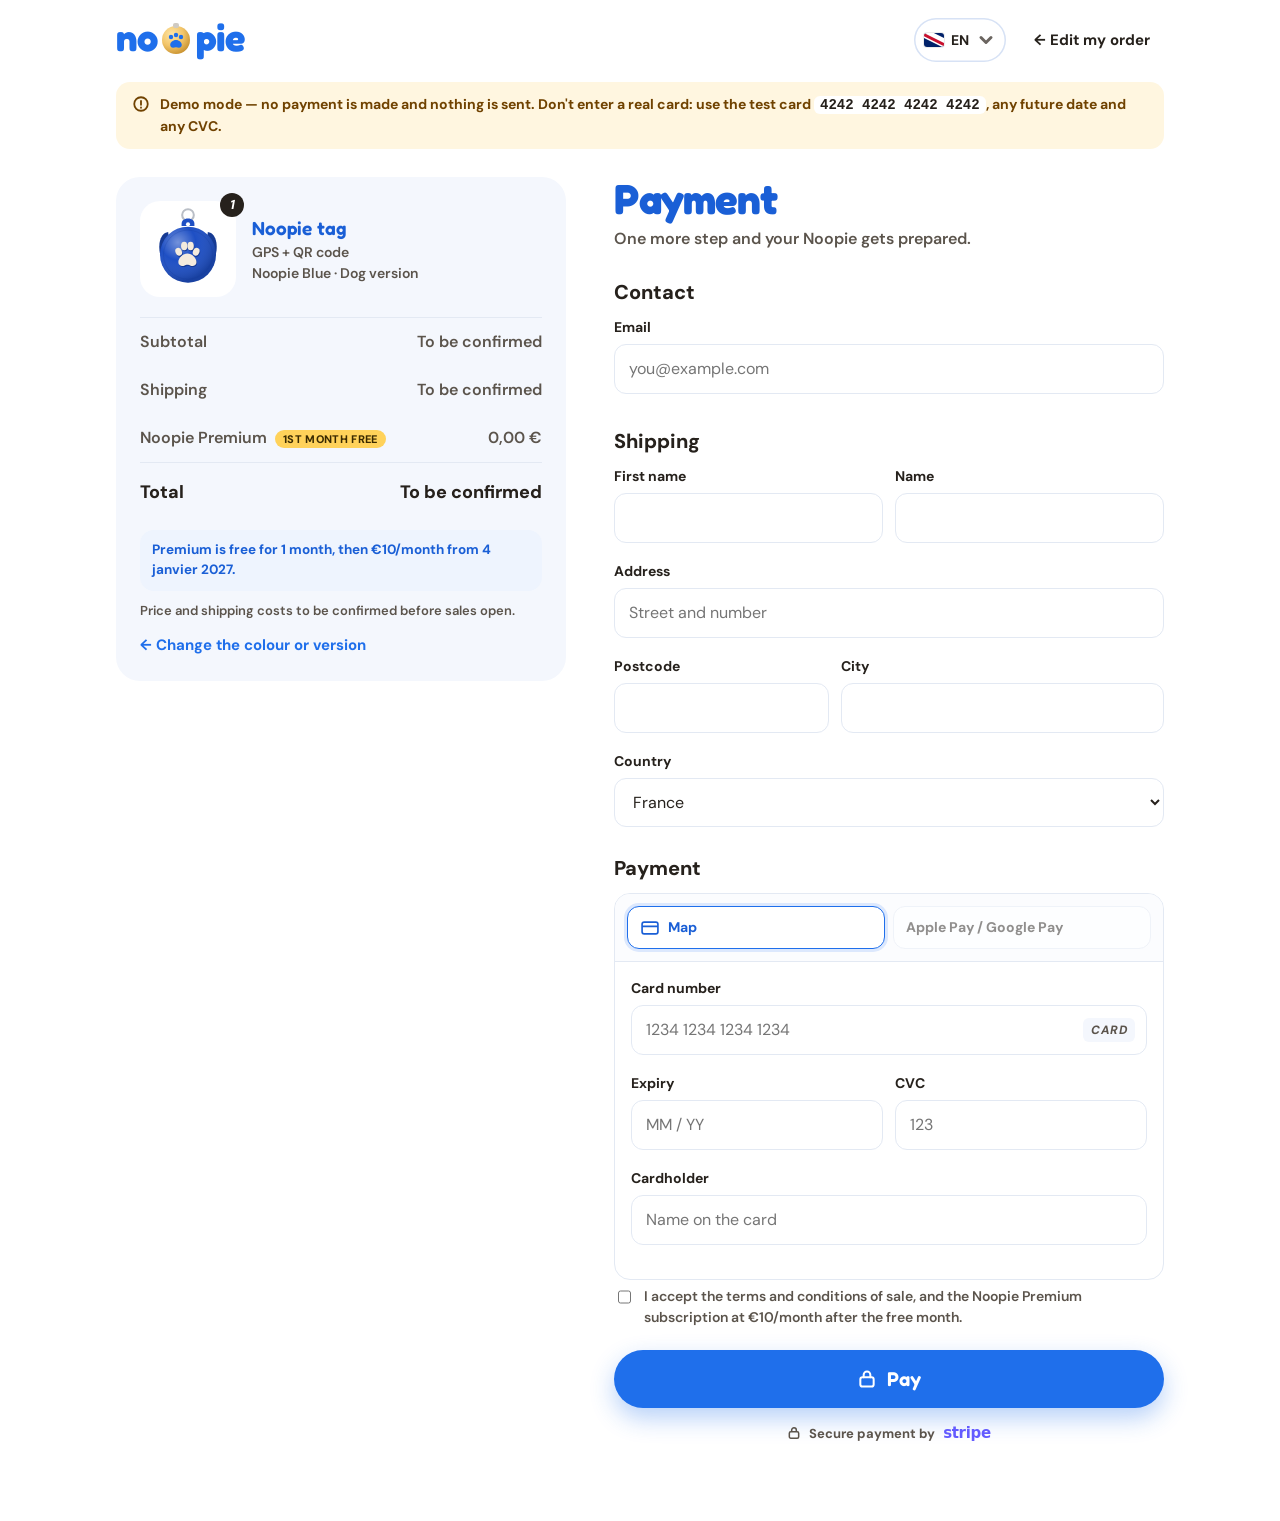
<file: paiement.html>
<!doctype html>
<html lang="fr">
<head>
<meta charset="utf-8">
<meta name="viewport" content="width=device-width, initial-scale=1, viewport-fit=cover">
<title>Paiement Noopie</title>
<meta name="robots" content="noindex">
<link rel="icon" href="favicon.ico">
<link rel="preconnect" href="https://fonts.googleapis.com">
<link rel="preconnect" href="https://fonts.gstatic.com" crossorigin>
<link href="https://fonts.googleapis.com/css2?family=Fredoka:wght@400;500;600;700&family=DM+Sans:wght@400;600;700;800&display=swap" rel="stylesheet">
<style>
  :root{--blue:#1F6FEB;--blue-2:#1A5FD6;--ink:#26211C;--ink-2:#5B544C;--line:#E3E9F3;--sand:#F4F7FD;--ok:#1C9A63;--err:#C8283A;--stripe:#635BFF}
  *{box-sizing:border-box}
  html,body{margin:0}
  body{background:#fff;color:var(--ink);font-family:"DM Sans",system-ui,sans-serif;font-size:16px;line-height:1.5;-webkit-font-smoothing:antialiased}
  a{color:inherit}
  .wrap{max-width:1080px;margin:0 auto;padding-left:max(16px,env(safe-area-inset-left,0px));padding-right:max(16px,env(safe-area-inset-right,0px))}
  header.top{display:flex;align-items:center;justify-content:space-between;gap:12px;padding-block:18px 8px}
  header.top svg{height:44px;width:auto;display:block}
  .back{font-weight:700;font-size:15px;text-decoration:none;padding:8px 14px;border-radius:99px;white-space:nowrap}
  @media (max-width:480px){header.top svg{height:36px}.back{font-size:14px;padding:8px 6px}}
  .back:hover{background:var(--sand)}
  .demo{margin:12px 0 0;padding:12px 16px;border-radius:14px;background:#FFF6E0;color:#704200;font-size:14px;font-weight:700;display:flex;gap:10px;align-items:flex-start}
  .demo code{background:#fff;border-radius:6px;padding:1px 6px;font-weight:800;color:var(--ink);white-space:nowrap}

  .grid{display:grid;grid-template-columns:minmax(0,.9fr) minmax(0,1.1fr);gap:48px;padding-block:28px 64px;align-items:start}
  h1{font-family:Fredoka,sans-serif;font-weight:700;color:var(--blue-2);font-size:clamp(30px,3.4vw,42px);line-height:1.05;margin:0 0 6px;letter-spacing:-.01em}
  h2{font-family:"DM Sans",sans-serif;font-weight:800;font-size:20px;margin:26px 0 10px;color:var(--ink)}
  .sub{margin:0 0 18px;color:var(--ink-2);font-weight:600}

  /* Résumé */
  .summary{position:sticky;top:20px;background:var(--sand);border-radius:24px;padding:24px}
  .item{display:flex;gap:16px;align-items:center}
  .thumb{flex:none;width:96px;height:96px;border-radius:20px;background:#fff;display:grid;place-items:center;position:relative}
  .thumb svg{width:70px;height:auto}
  .badge{position:absolute;top:-8px;right:-8px;min-width:24px;height:24px;border-radius:99px;background:var(--ink);color:#fff;font-size:13px;font-weight:800;display:grid;place-items:center;padding:0 6px}
  .item b{display:block;font-family:Fredoka,sans-serif;font-weight:600;font-size:19px;color:var(--blue-2)}
  .item span{display:block;font-size:14px;color:var(--ink-2);font-weight:600}
  .lines{margin-top:20px;border-top:1px solid var(--line)}
  .line{display:flex;justify-content:space-between;gap:12px;padding:12px 0;font-weight:600;color:var(--ink-2)}
  .line.total{border-top:1px solid var(--line);color:var(--ink);font-weight:800;font-size:18px;padding-top:16px}
  .muted{font-size:13px;color:var(--ink-2);font-weight:600;margin:10px 0 0}
  .edit{display:inline-block;margin-top:14px;font-weight:700;color:var(--blue);text-decoration:none;font-size:15px}

  /* Formulaire */
  .field{display:flex;flex-direction:column;gap:6px;margin-bottom:12px;min-width:0}
  .field label{font-size:14px;font-weight:700}
  .row2{display:grid;grid-template-columns:minmax(0,1fr) minmax(0,1fr);gap:12px}
  .row3{display:grid;grid-template-columns:minmax(0,.8fr) minmax(0,1.2fr);gap:12px}
  input,select{width:100%;font:inherit;font-size:16px;color:var(--ink);background:#fff;border:1.5px solid var(--line);border-radius:12px;padding:12px 14px;outline:none;transition:border-color .15s,box-shadow .15s}
  input:focus,select:focus{border-color:var(--blue);box-shadow:0 0 0 4px #DCE8FD}
  input.bad{border-color:var(--err);box-shadow:0 0 0 4px #FBE3E6}
  .err{color:var(--err);font-size:13px;font-weight:700;min-height:0}

  /* Module carte (aperçu du Payment Element Stripe) */
  .card{border:1.5px solid var(--line);border-radius:16px;overflow:hidden}
  .tabs{display:flex;gap:8px;padding:12px;border-bottom:1.5px solid var(--line);background:#FBFCFE;flex-wrap:wrap}
  .tab{appearance:none;flex:1 1 120px;border:1.5px solid var(--line);background:#fff;border-radius:12px;padding:10px 12px;font:inherit;font-weight:700;font-size:14px;display:flex;align-items:center;gap:8px;cursor:pointer;color:var(--ink)}
  .tab[aria-selected="true"]{border-color:var(--blue);box-shadow:0 0 0 3px #DCE8FD;color:var(--blue-2)}
  .tab[disabled]{opacity:.5;cursor:not-allowed}
  .cardbody{padding:16px}
  .numwrap{position:relative}
  .numwrap input{padding-right:70px}
  .brand{position:absolute;right:12px;top:50%;transform:translateY(-50%);font-size:12px;font-weight:800;letter-spacing:.04em;padding:3px 8px;border-radius:6px;background:var(--sand);color:var(--ink-2)}
  .check{display:flex;gap:10px;align-items:flex-start;font-size:14px;font-weight:600;color:var(--ink-2);margin:6px 0 4px}
  .check input{width:18px;height:18px;margin-top:2px;accent-color:var(--blue)}

  .btn{appearance:none;width:100%;border:0;border-radius:99px;min-height:58px;padding:12px 28px;font-family:Fredoka,sans-serif;font-weight:600;font-size:20px;cursor:pointer;display:inline-flex;align-items:center;justify-content:center;gap:10px;background:var(--blue);color:#fff;box-shadow:0 10px 24px rgba(31,111,235,.32);margin-top:18px}
  .btn:hover{background:var(--blue-2)}
  .btn[disabled]{opacity:.7;cursor:progress}
  .spin{width:20px;height:20px;border-radius:50%;border:3px solid rgba(255,255,255,.4);border-top-color:#fff;animation:sp .8s linear infinite}
  @keyframes sp{to{transform:rotate(360deg)}}
  .secure{display:flex;align-items:center;justify-content:center;gap:8px;margin-top:14px;font-size:13px;font-weight:700;color:var(--ink-2)}
  .secure .s{font-family:system-ui,sans-serif;font-weight:800;color:var(--stripe);letter-spacing:-.02em;font-size:15px}

  /* Confirmation */
  .done{text-align:center;padding-block:40px 80px;max-width:640px;margin:0 auto}
  .done .medal svg{width:180px;height:auto;filter:drop-shadow(0 18px 22px rgba(38,33,28,.18))}
  .done .ok{width:64px;height:64px;border-radius:50%;background:var(--ok);display:grid;place-items:center;margin:0 auto 16px}
  .done h1{font-size:clamp(32px,4.4vw,48px)}
  .done p{font-weight:600;color:var(--ink-2)}
  .done .ref{display:inline-block;margin:6px 0 20px;padding:8px 14px;border-radius:99px;background:var(--sand);font-weight:800;color:var(--ink)}
  .done{max-width:820px}
  .scene{display:flex;align-items:flex-end;justify-content:center;margin:10px auto 18px;max-width:820px}
  .scene img{display:block;height:auto;min-width:0}
  .scene .dog{width:30%;margin-right:2%;position:relative;z-index:1}
  .scene .cat{width:30%;margin-left:2%;position:relative;z-index:1}
  .scene .box{width:36%;flex:none;position:relative;z-index:2;margin-bottom:0}
  .scene .box img{display:block;width:100%;height:auto}
  @keyframes bob{50%{transform:translateY(-6px)}}
  @media (prefers-reduced-motion:reduce){.scene .box img{animation:none}}
  .done a.home{display:inline-flex;min-height:54px;align-items:center;padding:0 28px;border-radius:99px;border:2px solid rgba(31,111,235,.3);color:var(--blue);text-decoration:none;font-family:Fredoka,sans-serif;font-weight:600;font-size:18px}

  [hidden]{display:none!important}
  @media (max-width:860px){
    .grid{grid-template-columns:minmax(0,1fr);gap:24px}
    .summary{position:static}
  }
  @media (prefers-reduced-motion:reduce){.spin{animation:none}}

.gift{font-style:normal;font-size:11px;font-weight:800;letter-spacing:.03em;text-transform:uppercase;background:#FFD25A;color:#3A2A00;border-radius:99px;padding:2px 8px;margin-left:4px;white-space:nowrap}
.plan-note{margin:12px 0 0;font-size:13.5px;font-weight:700;color:#1A5FD6;background:#EEF4FE;border-radius:14px;padding:10px 12px}
.plan-note:empty{display:none}
.d-plan{font-weight:700}
</style>
<script src="refs/noopie-i18n.js?v=7"></script>
</head>
<body>
<div class="wrap">
  <header class="top">
    <a href="./index.html" aria-label="Noopie, accueil">
      <svg viewBox="0 0 156 44" role="img" aria-label="Noopie"><defs><radialGradient id="g-gold" cx="35%" cy="30%" r="75%"><stop offset="0" stop-color="#FFE6A6"/><stop offset=".55" stop-color="#F2C56A"/><stop offset="1" stop-color="#C9922F"/></radialGradient></defs><text x="0" y="33" font-family="Fredoka, sans-serif" font-weight="700" font-size="38" fill="#1F6FEB" letter-spacing="-1">no</text><g transform="translate(60 22)"><circle r="14" fill="url(#g-gold)"/><g fill="#1F6FEB" transform="translate(0 1)"><circle cx="-5" cy="-4" r="2.2"/><circle cx="0" cy="-6" r="2.2"/><circle cx="5" cy="-4" r="2.2"/><path d="M0 -1c-3.2 0-5.8 2.4-5.8 5 0 1.6 1.3 2.8 2.9 2.8 1.1 0 1.9-.5 2.9-.5s1.8.5 2.9.5c1.6 0 2.9-1.2 2.9-2.8 0-2.6-2.6-5-5.8-5Z"/></g><rect x="-3" y="-17" width="6" height="5" rx="2" fill="#CFCAC2"/></g><text x="80" y="33" font-family="Fredoka, sans-serif" font-weight="700" font-size="38" fill="#1F6FEB" letter-spacing="-1">pie</text></svg>
    </a>
    <div data-lang-slot style="display:flex;align-items:center;gap:14px;flex-direction:row-reverse"><a class="back" id="back" href="./commander.html#paiement">← Modifier ma commande</a></div>
  </header>

  <p class="demo" id="demo">
    <svg width="18" height="18" viewBox="0 0 24 24" fill="none" stroke="currentColor" stroke-width="2.4" stroke-linecap="round" aria-hidden="true" style="flex:none;margin-top:1px"><circle cx="12" cy="12" r="9"/><path d="M12 8v5M12 16.5v.5"/></svg>
    <span>Mode démonstration — aucun paiement n’est effectué et rien n’est envoyé. N’entrez pas de vraie carte : utilisez la carte test <code>4242 4242 4242 4242</code>, une date future et n’importe quel CVC.</span>
  </p>

  <div class="grid" id="checkout">
    <!-- Résumé de commande -->
    <aside class="summary" aria-label="Résumé de la commande">
      <div class="item">
        <div class="thumb" id="thumb"><i class="badge" id="badge">1</i></div>
        <div><b>Médaillon Noopie</b><span>GPS + QR code</span><span id="sum-opts"></span></div>
      </div>
      <div class="lines">
        <div class="line"><span>Sous-total</span><span id="sum-sub"></span></div>
        <div class="line"><span>Livraison</span><span>À définir</span></div>
        <div class="line" id="sum-plan-line"><span>Noopie Premium <em class="gift">1er mois offert</em></span><span>0,00 €</span></div>
        <div class="line total"><span>Total</span><span id="sum-total"></span></div>
      </div>
      <p class="plan-note" id="sum-plan-note"></p>
      <p class="muted">Prix et frais de livraison à confirmer avant l’ouverture des ventes.</p>
      <a class="edit" id="edit" href="./commander.html">← Changer la couleur ou la version</a>
    </aside>

    <!-- Formulaire -->
    <main>
      <h1>Paiement</h1>
      <p class="sub">Encore une étape et votre Noopie part en préparation.</p>
      <form id="form" novalidate autocomplete="off">
        <h2>Contact</h2>
        <div class="field"><label for="email">E-mail</label><input id="email" type="email" placeholder="vous@exemple.fr" required><span class="err" data-for="email"></span></div>

        <h2>Livraison</h2>
        <div class="row2">
          <div class="field"><label for="fn">Prénom</label><input id="fn" required><span class="err" data-for="fn"></span></div>
          <div class="field"><label for="ln">Nom</label><input id="ln" required><span class="err" data-for="ln"></span></div>
        </div>
        <div class="field"><label for="addr">Adresse</label><input id="addr" placeholder="Numéro et rue" required><span class="err" data-for="addr"></span></div>
        <div class="row3">
          <div class="field"><label for="zip">Code postal</label><input id="zip" inputmode="numeric" required><span class="err" data-for="zip"></span></div>
          <div class="field"><label for="city">Ville</label><input id="city" required><span class="err" data-for="city"></span></div>
        </div>
        <div class="field"><label for="country">Pays</label>
          <select id="country"><option>France</option><option>Belgique</option><option>Suisse</option><option>Luxembourg</option><option>Émirats arabes unis</option></select>
        </div>

        <h2>Paiement</h2>
        <div class="card">
          <div class="tabs" role="tablist" aria-label="Moyen de paiement">
            <button type="button" class="tab" role="tab" aria-selected="true">
              <svg width="20" height="20" viewBox="0 0 24 24" fill="none" stroke="currentColor" stroke-width="2" aria-hidden="true"><rect x="2.5" y="5" width="19" height="14" rx="2.5"/><path d="M2.5 10h19"/></svg>Carte
            </button>
            <button type="button" class="tab" role="tab" aria-selected="false" disabled title="Disponible avec le vrai module Stripe">Apple Pay / Google Pay</button>
          </div>
          <div class="cardbody">
            <div class="field"><label for="cc">Numéro de carte</label>
              <div class="numwrap"><input id="cc" inputmode="numeric" placeholder="1234 1234 1234 1234" maxlength="19"><i class="brand" id="brand">CARTE</i></div>
              <span class="err" data-for="cc"></span></div>
            <div class="row2">
              <div class="field"><label for="exp">Expiration</label><input id="exp" inputmode="numeric" placeholder="MM / AA" maxlength="7"><span class="err" data-for="exp"></span></div>
              <div class="field"><label for="cvc">CVC</label><input id="cvc" inputmode="numeric" placeholder="123" maxlength="4"><span class="err" data-for="cvc"></span></div>
            </div>
            <div class="field"><label for="holder">Titulaire de la carte</label><input id="holder" placeholder="Nom sur la carte"><span class="err" data-for="holder"></span></div>
          </div>
        </div>

        <label class="check"><input type="checkbox" id="cgv"> <span>J’accepte les conditions générales de vente<span id="cgv-plan">, ainsi que l’abonnement Noopie Premium à 10 €/mois après le mois offert</span>.</span></label>
        <span class="err" data-for="cgv"></span>

        <button class="btn" id="paybtn" type="submit">
          <svg width="20" height="20" viewBox="0 0 24 24" fill="none" stroke="currentColor" stroke-width="2.4" stroke-linecap="round" aria-hidden="true"><rect x="4" y="10" width="16" height="11" rx="2.5"/><path d="M8 10V7a4 4 0 0 1 8 0v3"/></svg>
          <span id="paylabel">Payer</span>
        </button>
        <p class="secure">
          <svg width="14" height="14" viewBox="0 0 24 24" fill="none" stroke="currentColor" stroke-width="2.6" aria-hidden="true"><rect x="4" y="10" width="16" height="11" rx="2.5"/><path d="M8 10V7a4 4 0 0 1 8 0v3"/></svg>
          Paiement sécurisé par <span class="s">stripe</span>
        </p>
      </form>
    </main>
  </div>

  <!-- Confirmation -->
  <section class="done" id="done" hidden>
    <div class="ok"><svg width="34" height="34" viewBox="0 0 24 24" fill="none" stroke="#fff" stroke-width="3" stroke-linecap="round" stroke-linejoin="round" aria-hidden="true"><path d="M5 12.5l4.5 4.5L19 7.5"/></svg></div>
    <h1>Merci, c’est commandé !</h1>
    <p>Un e-mail de confirmation sera envoyé à <strong id="d-email"></strong>.</p>
    <p class="d-plan" id="d-plan"></p>
    <span class="ref" id="d-ref"></span>
    <div class="scene" aria-label="Nougat et Ziggy préparent le colis Noopie">
      <img class="dog" src="refs/hero-dog-noshadow.webp" alt="Nougat" width="623" height="502">
      <div class="box"><img src="refs/noopie-colis.webp?v=2" alt="L’écrin Noopie ouvert avec le médaillon" width="960" height="636"></div>
      <img class="cat" src="refs/hero-cat-noshadow.webp" alt="Ziggy" width="604" height="479">
    </div>
    <a class="home" href="./index.html">Retour à l’accueil</a>
  </section>
</div>

<script>
/* ===== Réglages ===== */
const UNIT_PRICE = null;   // ex. 39.90 — laisser null tant que le prix n'est pas fixé
const DEMO = true;          // true = aperçu sans paiement réel (Stripe non connecté)

const COLORS = {
  bleu:{name:"Bleu Noopie",body:"#1E4FC4",dark:"#163A93",paw:"#F4EBDD"},
  noir:{name:"Noir réglisse",body:"#2A2622",dark:"#120F0D",paw:"#F4BE1E"},
  rose:{name:"Rose bonbon",body:"#F27BA3",dark:"#C9527B",paw:"#FFF4EC"},
  nude:{name:"Nude",body:"#E9D2BE",dark:"#B88F70",paw:"#FFFFFF"},
  rouge:{name:"Rouge cerise",body:"#D2283C",dark:"#9C1828",paw:"#FFF4EC"},
  kaki:{name:"Kaki",body:"#717042",dark:"#4F4E2C",paw:"#F4EBDD"},
  prune:{name:"Violet prune",body:"#6E3180",dark:"#4C1F5A",paw:"#F4EBDD"},
  nuage:{name:"Blanc nuage",body:"#F2EFE8",dark:"#C8C0B2",paw:"#1E4FC4"},
};
const qs=new URLSearchParams(location.search);
const cid=COLORS[qs.get("c")]?qs.get("c"):"bleu";
const c=COLORS[cid];
const ver=qs.get("v")==="chat"?"chat":"chien";
const VER=ver;
const qty=Math.min(10,Math.max(1,parseInt(qs.get("q"),10)||1));
const PLAN=qs.get("p")==="none"?"none":"premium";
const PREMIUM_PRICE=10;            // € par mois, après le 1er mois offert
const renewal=(()=>{const d=new Date();d.setMonth(d.getMonth()+1);return d.toLocaleDateString("fr-FR",{day:"numeric",month:"long",year:"numeric"})})();
const fmt=n=>n.toLocaleString("fr-FR",{style:"currency",currency:"EUR"});

function paw(f){return `<g fill="${f}"><ellipse cx="-30" cy="-14" rx="11" ry="14" transform="rotate(-22 -30 -14)"/><ellipse cx="-11" cy="-34" rx="11" ry="14.5"/><ellipse cx="11" cy="-34" rx="11" ry="14.5"/><ellipse cx="30" cy="-14" rx="11" ry="14" transform="rotate(22 30 -14)"/><path d="M0 -8c-15 0-31 15-31 29 0 13 12 15 20 13 4-1 7-3 11-3s7 2 11 3c8 2 20 0 20-13 0-14-16-29-31-29Z"/></g>`}
function medal(id, c=COLORS[cid], ver=VER){
  const ears = ver==="chat"
    ? `<path d="M46 92 L58 30 L98 70 Z" fill="${c.body}"/><path d="M194 92 L182 30 L142 70 Z" fill="${c.body}"/><path d="M60 78 L66 48 L86 68 Z" fill="${c.dark}" opacity=".35"/><path d="M180 78 L174 48 L154 68 Z" fill="${c.dark}" opacity=".35"/>`
    : `<path d="M52 82 C20 86 14 140 30 172 C40 190 58 182 60 160 Z" fill="${c.dark}"/><path d="M188 82 C220 86 226 140 210 172 C200 190 182 182 180 160 Z" fill="${c.dark}"/>`;
  return `<svg viewBox="0 0 240 280" aria-hidden="true"><defs><radialGradient id="sh${id}" cx="32%" cy="28%" r="70%"><stop offset="0" stop-color="#fff" stop-opacity=".38"/><stop offset=".45" stop-color="#fff" stop-opacity="0"/><stop offset="1" stop-color="#000" stop-opacity=".18"/></radialGradient></defs>
  <circle cx="120" cy="24" r="20" fill="none" stroke="#B9BEC6" stroke-width="7"/>${ears}
  <path d="M120 36c14 0 22 8 22 18v8H98v-8c0-10 8-18 22-18Z" fill="${c.body}"/><circle cx="120" cy="56" r="7" fill="#fff"/>
  <circle cx="120" cy="160" r="96" fill="${c.body}"/><circle cx="120" cy="160" r="96" fill="url(#sh${id})"/>
  <circle cx="120" cy="160" r="84" fill="none" stroke="${c.dark}" stroke-opacity=".25" stroke-width="3"/>
  <g transform="translate(120 168)">${paw(c.dark)}</g><g transform="translate(118 164)">${paw(c.paw)}</g></svg>`;
}

function box(){
  const inner = medal("box", COLORS.nude, "chien").replace(/^<svg[^>]*>/,"").replace(/<\/svg>$/,"");
  return `<svg viewBox="0 0 260 260" aria-hidden="true">
    <defs>
      <linearGradient id="bx-front" x1="0" y1="0" x2="0" y2="1"><stop offset="0" stop-color="#FFFFFF"/><stop offset="1" stop-color="#EEF1F6"/></linearGradient>
      <linearGradient id="bx-side" x1="0" y1="0" x2="1" y2="0"><stop offset="0" stop-color="#E9EDF3"/><stop offset="1" stop-color="#F7F9FC"/></linearGradient>
    </defs>
    <ellipse cx="130" cy="246" rx="100" ry="9" fill="#26211C" opacity=".12"/>
    <!-- rabats arrière -->
    <path d="M52 112 L36 74 L124 64 L130 112 Z" fill="#F2F4F8" stroke="#DCE2EB" stroke-width="2" stroke-linejoin="round"/>
    <path d="M208 112 L224 74 L136 64 L130 112 Z" fill="#E8ECF2" stroke="#DCE2EB" stroke-width="2" stroke-linejoin="round"/>
    <!-- intérieur -->
    <path d="M52 112 H208 V132 H52 Z" fill="#DCE2EB"/>
    <!-- médaillon nude version chien -->
    <g transform="translate(130 86) rotate(-8) scale(.42) translate(-120 -160)">${inner}</g>
    <!-- papier de soie -->
    <path d="M58 128 C72 112 90 122 100 114 C112 104 120 118 130 118 C140 118 148 104 160 114 C170 122 188 112 202 128 Z" fill="#FDF6EE"/>
    <!-- face avant -->
    <path d="M46 120 H214 L208 236 H52 Z" fill="url(#bx-front)" stroke="#DCE2EB" stroke-width="2" stroke-linejoin="round"/>
    <!-- rabats avant -->
    <path d="M46 120 L30 150 L114 154 L130 120 Z" fill="#FFFFFF" stroke="#DCE2EB" stroke-width="2" stroke-linejoin="round"/>
    <path d="M214 120 L230 150 L146 154 L130 120 Z" fill="url(#bx-side)" stroke="#DCE2EB" stroke-width="2" stroke-linejoin="round"/>
    <!-- logo noopie -->
    <g transform="translate(73 172) scale(.74)">
      <text x="0" y="33" font-family="Fredoka, sans-serif" font-weight="700" font-size="38" fill="#1F6FEB" letter-spacing="-1">no</text>
      <g transform="translate(60 22)"><circle r="14" fill="#F2C56A"/><circle r="14" fill="none" stroke="#C9922F" stroke-width="1.5"/><g fill="#1F6FEB" transform="translate(0 1)"><circle cx="-5" cy="-4" r="2.2"/><circle cx="0" cy="-6" r="2.2"/><circle cx="5" cy="-4" r="2.2"/><path d="M0 -1c-3.2 0-5.8 2.4-5.8 5 0 1.6 1.3 2.8 2.9 2.8 1.1 0 1.9-.5 2.9-.5s1.8.5 2.9.5c1.6 0 2.9-1.2 2.9-2.8 0-2.6-2.6-5-5.8-5Z"/></g><rect x="-3" y="-17" width="6" height="5" rx="2" fill="#CFCAC2"/></g>
      <text x="80" y="33" font-family="Fredoka, sans-serif" font-weight="700" font-size="38" fill="#1F6FEB" letter-spacing="-1">pie</text>
    </g>
    <!-- étincelles -->
    <g fill="#F4BE1E"><path d="M30 44l3 8 8 3-8 3-3 8-3-8-8-3 8-3z"/><path d="M230 34l2 6 6 2-6 2-2 6-2-6-6-2 6-2z"/></g>
  </svg>`;
}
// Résumé
document.getElementById("thumb").insertAdjacentHTML("afterbegin",medal("a"));
document.getElementById("badge").textContent=qty;
document.getElementById("sum-opts").textContent=`${c.name} · Version ${ver}`;
const total = UNIT_PRICE ? fmt(UNIT_PRICE*qty) : "À définir";
document.getElementById("sum-sub").textContent = UNIT_PRICE ? fmt(UNIT_PRICE*qty) : "À définir";
document.getElementById("sum-total").textContent = total;
document.getElementById("paylabel").textContent = UNIT_PRICE ? `Payer ${total}` : "Payer";
const back=`./commander.html#paiement`;
document.getElementById("back").href=back; document.getElementById("edit").href="./commander.html";
document.getElementById("demo").hidden=!DEMO;
// Abonnement
document.getElementById("sum-plan-line").hidden = PLAN!=="premium";
document.getElementById("cgv-plan").hidden = PLAN!=="premium";
document.getElementById("sum-plan-note").textContent = PLAN==="premium"
  ? `Premium est offert pendant 1 mois, puis ${PREMIUM_PRICE} €/mois à partir du ${renewal}.`
  : "Médaillon seul, sans abonnement : fiche QR uniquement. Vous pourrez activer Premium à tout moment depuis l’app.";

// Mise en forme des champs carte
const cc=document.getElementById("cc"), exp=document.getElementById("exp"), cvc=document.getElementById("cvc"), brand=document.getElementById("brand");
cc.addEventListener("input",()=>{
  const d=cc.value.replace(/\D/g,"").slice(0,16); cc.value=d.replace(/(.{4})/g,"$1 ").trim();
  brand.textContent = /^4/.test(d)?"VISA" : /^(5[1-5]|2[2-7])/.test(d)?"MASTERCARD" : /^3[47]/.test(d)?"AMEX" : "CARTE";
});
exp.addEventListener("input",()=>{const d=exp.value.replace(/\D/g,"").slice(0,4); exp.value=d.length>2?d.slice(0,2)+" / "+d.slice(2):d;});
cvc.addEventListener("input",()=>{cvc.value=cvc.value.replace(/\D/g,"").slice(0,4)});

const TEST_CARDS=["4242424242424242","5555555555554444","4000056655665556"];
function setErr(id,msg){const i=document.getElementById(id); const e=document.querySelector(`.err[data-for="${id}"]`); if(e) e.textContent=msg||""; if(i && i.tagName!=="SELECT" && i.type!=="checkbox") i.classList.toggle("bad",!!msg); return !msg}

document.getElementById("form").addEventListener("submit",e=>{
  e.preventDefault();
  let ok=true;
  const v=id=>document.getElementById(id).value.trim();
  ok&=setErr("email",/^[^@\s]+@[^@\s]+\.[^@\s]+$/.test(v("email"))?"":"Adresse e-mail invalide.");
  for(const id of ["fn","ln","addr","city"]) ok&=setErr(id,v(id)?"":"Champ requis.");
  ok&=setErr("zip",/^[0-9A-Za-z -]{3,10}$/.test(v("zip"))?"":"Code postal invalide.");
  const num=cc.value.replace(/\D/g,"");
  if(DEMO && num && !TEST_CARDS.includes(num)) { ok&=setErr("cc","Mode démonstration : utilisez la carte test 4242 4242 4242 4242."); cc.value=""; brand.textContent="CARTE"; }
  else ok&=setErr("cc",num.length===16?"":"Numéro de carte incomplet.");
  const m=exp.value.match(/^(\d{2}) \/ (\d{2})$/); let expOk=false;
  if(m){const mm=+m[1], yy=2000+ +m[2]; const now=new Date(); expOk=mm>=1&&mm<=12&&(yy>now.getFullYear()||(yy===now.getFullYear()&&mm>=now.getMonth()+1));}
  ok&=setErr("exp",expOk?"":"Date d’expiration invalide.");
  ok&=setErr("cvc",/^\d{3,4}$/.test(cvc.value)?"":"CVC invalide.");
  ok&=setErr("holder",v("holder")?"":"Champ requis.");
  ok&=setErr("cgv",document.getElementById("cgv").checked?"":"Merci d’accepter les conditions générales.");
  if(!ok){ const f=document.querySelector("input.bad"); if(f) f.focus(); return; }

  const btn=document.getElementById("paybtn"); btn.disabled=true;
  btn.innerHTML='<i class="spin"></i>Paiement en cours…';
  setTimeout(()=>{
    document.getElementById("d-email").textContent=v("email");
    document.getElementById("d-plan").textContent = PLAN==="premium" ? `Noopie Premium est activé : 1er mois offert, puis ${PREMIUM_PRICE} €/mois à partir du ${renewal}.` : "";
    document.getElementById("d-ref").textContent="Commande NP-"+Math.random().toString(36).slice(2,8).toUpperCase()+" · "+c.name+" · Version "+ver+" × "+qty;
    // On efface les données saisies : rien n'est conservé.
    document.getElementById("form").reset(); cc.value=exp.value=cvc.value="";
    document.getElementById("checkout").hidden=true; document.getElementById("demo").hidden=true;
    document.getElementById("done").hidden=false; window.scrollTo({top:0,behavior:"smooth"});
  },1600);
});
</script>
</body>
</html>
</file>
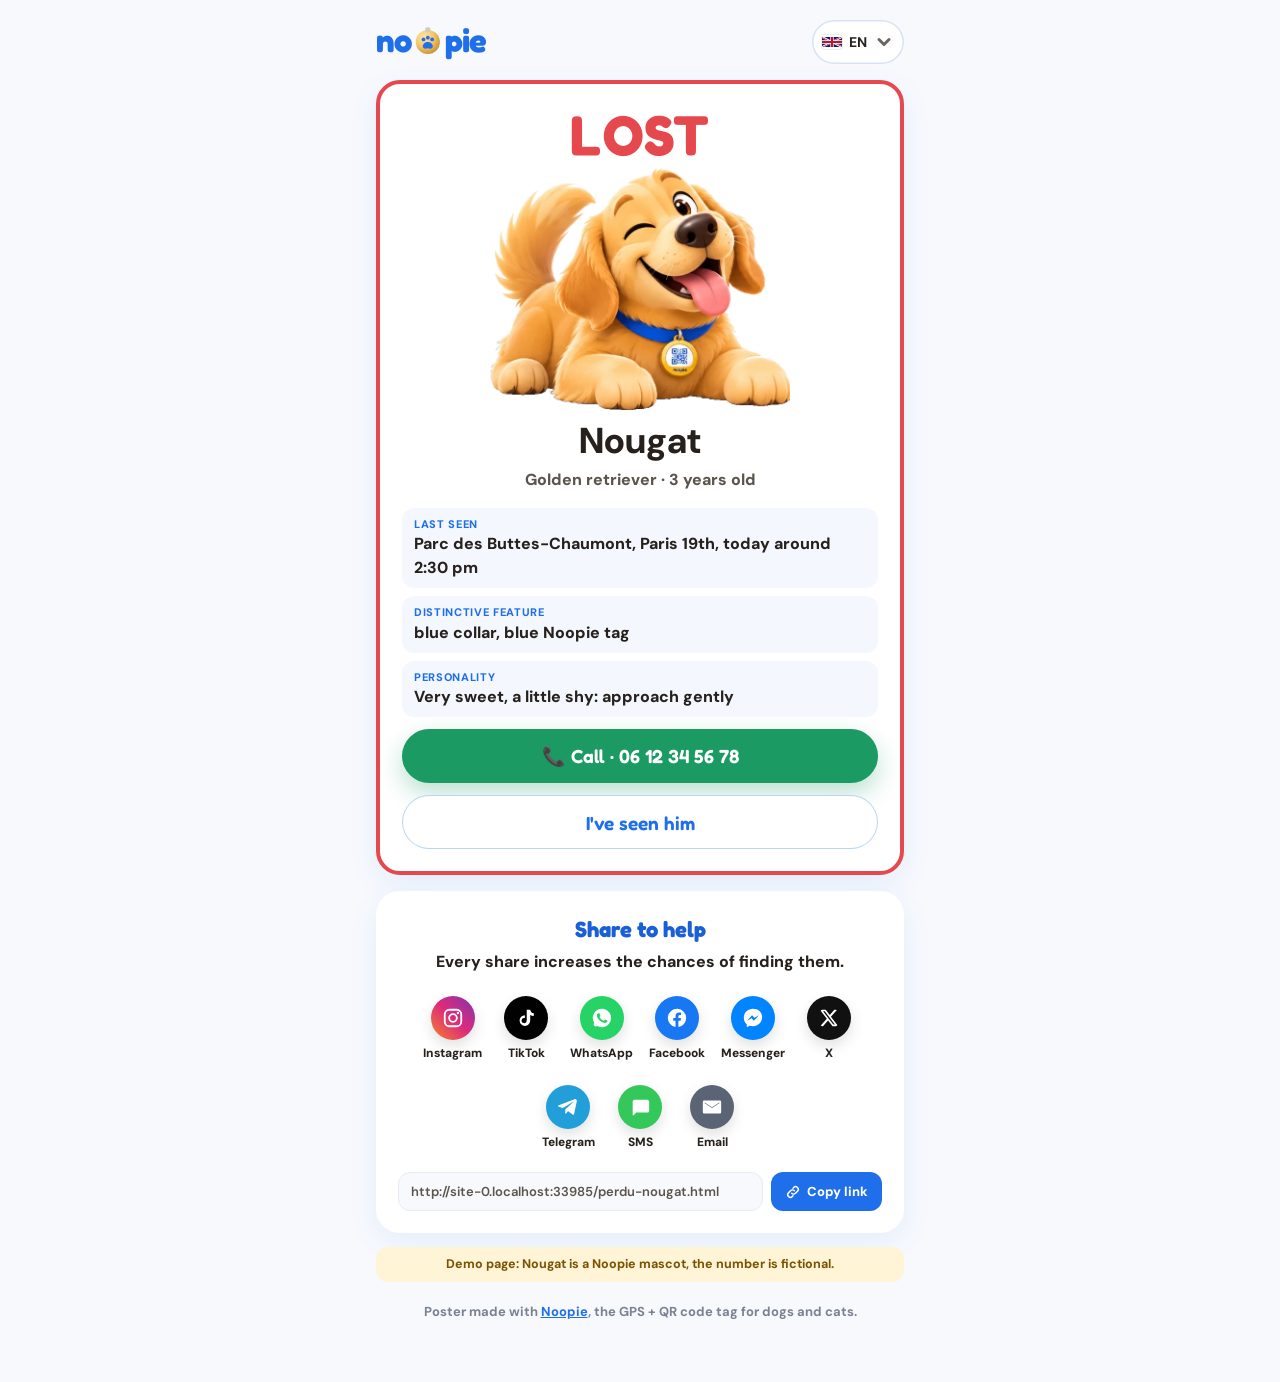
<file: perdu-nougat.html>
<!doctype html>
<html lang="fr">
<head>
<meta charset="utf-8">
<meta name="viewport" content="width=device-width, initial-scale=1, viewport-fit=cover">
<title>PERDU : Nougat, golden retriever — aidez-nous à le retrouver</title>
<meta name="description" content="Nougat a été vu pour la dernière fois Parc des Buttes-Chaumont, Paris 19e. Partagez ou appelez sa famille si vous le voyez.">
<meta property="og:type" content="website">
<meta property="og:site_name" content="Noopie">
<meta property="og:title" content="PERDU : Nougat, golden retriever — aidez-nous à le retrouver">
<meta property="og:description" content="Nougat a été vu pour la dernière fois Parc des Buttes-Chaumont, Paris 19e. Partagez ou appelez sa famille si vous le voyez.">
<meta property="og:url" content="https://sebeanthony-ai.github.io/noopie-site/perdu-nougat.html">
<meta property="og:image" content="https://sebeanthony-ai.github.io/noopie-site/refs/og-perdu-nougat.png">
<meta property="og:image:width" content="1200">
<meta property="og:image:height" content="630">
<meta property="og:locale" content="fr_FR">
<meta name="twitter:card" content="summary_large_image">
<meta name="twitter:title" content="PERDU : Nougat, golden retriever — aidez-nous à le retrouver">
<meta name="twitter:description" content="Nougat a été vu pour la dernière fois Parc des Buttes-Chaumont, Paris 19e. Partagez ou appelez sa famille si vous le voyez.">
<meta name="twitter:image" content="https://sebeanthony-ai.github.io/noopie-site/refs/og-perdu-nougat.png">
<link rel="icon" href="favicon.ico">
<link rel="preconnect" href="https://fonts.googleapis.com"><link rel="preconnect" href="https://fonts.gstatic.com" crossorigin>
<link href="https://fonts.googleapis.com/css2?family=Fredoka:wght@600;700&family=DM+Sans:wght@600;700;800&display=swap" rel="stylesheet">
<style>
*{box-sizing:border-box} html,body{margin:0}
body{background:#F7F9FD;color:#26211C;font-family:"DM Sans",system-ui,sans-serif;line-height:1.5;-webkit-font-smoothing:antialiased}
.wrap{max-width:560px;margin:0 auto;padding:20px max(16px,env(safe-area-inset-left,0px)) 48px max(16px,env(safe-area-inset-right,0px))}
.top{display:flex;justify-content:space-between;align-items:center} .top svg{height:38px;width:auto;display:block}
.card{background:#fff;border-radius:24px;box-shadow:0 10px 30px rgba(31,111,235,.08);padding:22px;margin-top:16px}
.poster{border:4px solid #E5484D;text-align:center}
.poster h1{margin:0;font-family:Fredoka,sans-serif;font-size:56px;line-height:1;color:#E5484D;letter-spacing:.03em}
.poster .ph{display:block;width:72%;max-width:300px;margin:6px auto 0}
.poster h2{margin:4px 0 0;font-family:"DM Sans",sans-serif;font-weight:800;font-size:36px}
.poster .sp{margin:0;font-weight:800;color:#5B544C}
.facts{display:grid;gap:8px;margin:16px 0 0;text-align:left}
.facts div{background:#F4F7FD;border-radius:12px;padding:8px 12px} .facts dt{font-size:11px;font-weight:800;color:#1F6FEB;text-transform:uppercase;letter-spacing:.06em} .facts dd{margin:0;font-weight:800}
.btn{display:flex;align-items:center;justify-content:center;gap:8px;min-height:54px;border-radius:99px;font-family:Fredoka,sans-serif;font-weight:600;font-size:19px;text-decoration:none;border:0;cursor:pointer;width:100%;margin-top:12px}
.call{background:#1C9A63;color:#fff;box-shadow:0 10px 24px rgba(28,154,99,.3)}
.seen{background:#fff;color:#1F6FEB;border:1.5px solid rgba(31,111,235,.3)}
.card h3{margin:0 0 4px;font-family:Fredoka,sans-serif;font-size:22px;color:#1A5FD6;text-align:center}
.card > p.s{margin:0 0 14px;text-align:center;font-weight:800}
.foot{margin-top:20px;text-align:center;font-size:13px;font-weight:700;color:#7A8291} .foot a{color:#1F6FEB}
.demo{margin-top:14px;font-size:12.5px;font-weight:700;color:#7A5200;background:#FFF4D6;border-radius:12px;padding:8px 12px;text-align:center}
.ok{display:none;margin-top:10px;text-align:center;font-weight:800;color:#1C9A63}
</style>
<script src="refs/noopie-i18n.js?v=7"></script>
</head>
<body>
<div class="wrap">
  <div class="top" style="display:flex;align-items:center;justify-content:space-between;gap:12px"><a href="./index.html" aria-label="Noopie, accueil"><svg viewBox="0 0 156 44" role="img" aria-label="Noopie"><defs><radialGradient id="g-gold" cx="35%" cy="30%" r="75%"><stop offset="0" stop-color="#FFE6A6"/><stop offset=".55" stop-color="#F2C56A"/><stop offset="1" stop-color="#C9922F"/></radialGradient></defs><text x="0" y="33" font-family="Fredoka, sans-serif" font-weight="700" font-size="38" fill="#1F6FEB" letter-spacing="-1">no</text><g transform="translate(60 22)"><circle r="14" fill="url(#g-gold)"/><g fill="#1F6FEB" transform="translate(0 1)"><circle cx="-5" cy="-4" r="2.2"/><circle cx="0" cy="-6" r="2.2"/><circle cx="5" cy="-4" r="2.2"/><path d="M0 -1c-3.2 0-5.8 2.4-5.8 5 0 1.6 1.3 2.8 2.9 2.8 1.1 0 1.9-.5 2.9-.5s1.8.5 2.9.5c1.6 0 2.9-1.2 2.9-2.8 0-2.6-2.6-5-5.8-5Z"/></g><rect x="-3" y="-17" width="6" height="5" rx="2" fill="#CFCAC2"/></g><text x="80" y="33" font-family="Fredoka, sans-serif" font-weight="700" font-size="38" fill="#1F6FEB" letter-spacing="-1">pie</text></svg></a><div data-lang-slot></div></div>
  <div class="card poster">
    <h1>PERDU</h1>
    <img class="ph" src="refs/hero-dog-noshadow.webp" alt="Nougat">
    <h2>Nougat</h2>
    <p class="sp">Golden retriever · 3 ans</p>
    <dl class="facts">
      <div><dt>Vu pour la dernière fois</dt><dd>Parc des Buttes-Chaumont, Paris 19e, aujourd’hui vers 14 h 30</dd></div>
      <div><dt>Signe distinctif</dt><dd>collier bleu, médaillon Noopie bleu</dd></div>
      <div><dt>Caractère</dt><dd>Très gentil, un peu peureux : approchez doucement</dd></div>
    </dl>
    <a class="btn call" href="tel:+33612345678">📞 Appeler · 06 12 34 56 78</a>
    <button class="btn seen" type="button" onclick="document.getElementById('ok').style.display='block'">Je l’ai vu</button>
    <p class="ok" id="ok">Merci ! Démonstration : en vrai, sa famille recevrait votre position.</p>
  </div>
  <div class="card">
    <h3>Partagez pour l’aider</h3>
    <p class="s">Chaque partage multiplie les chances de le retrouver.</p>
    <div data-share-image="refs/story-perdu-nougat.png" data-share-url="./perdu-nougat.html" data-share-text="PERDU : Nougat (golden retriever), vu Parc des Buttes-Chaumont, Paris 19e. Aidez-nous à le retrouver 🙏"></div>
  </div>
  <p class="demo">Page de démonstration : Nougat est une mascotte Noopie, le numéro est fictif.</p>
  <p class="foot">Affiche créée avec <a href="./index.html">Noopie</a>, le médaillon GPS + QR code pour chiens et chats.</p>
</div>
<script src="refs/noopie-share.js"></script>
</body>
</html>
</file>
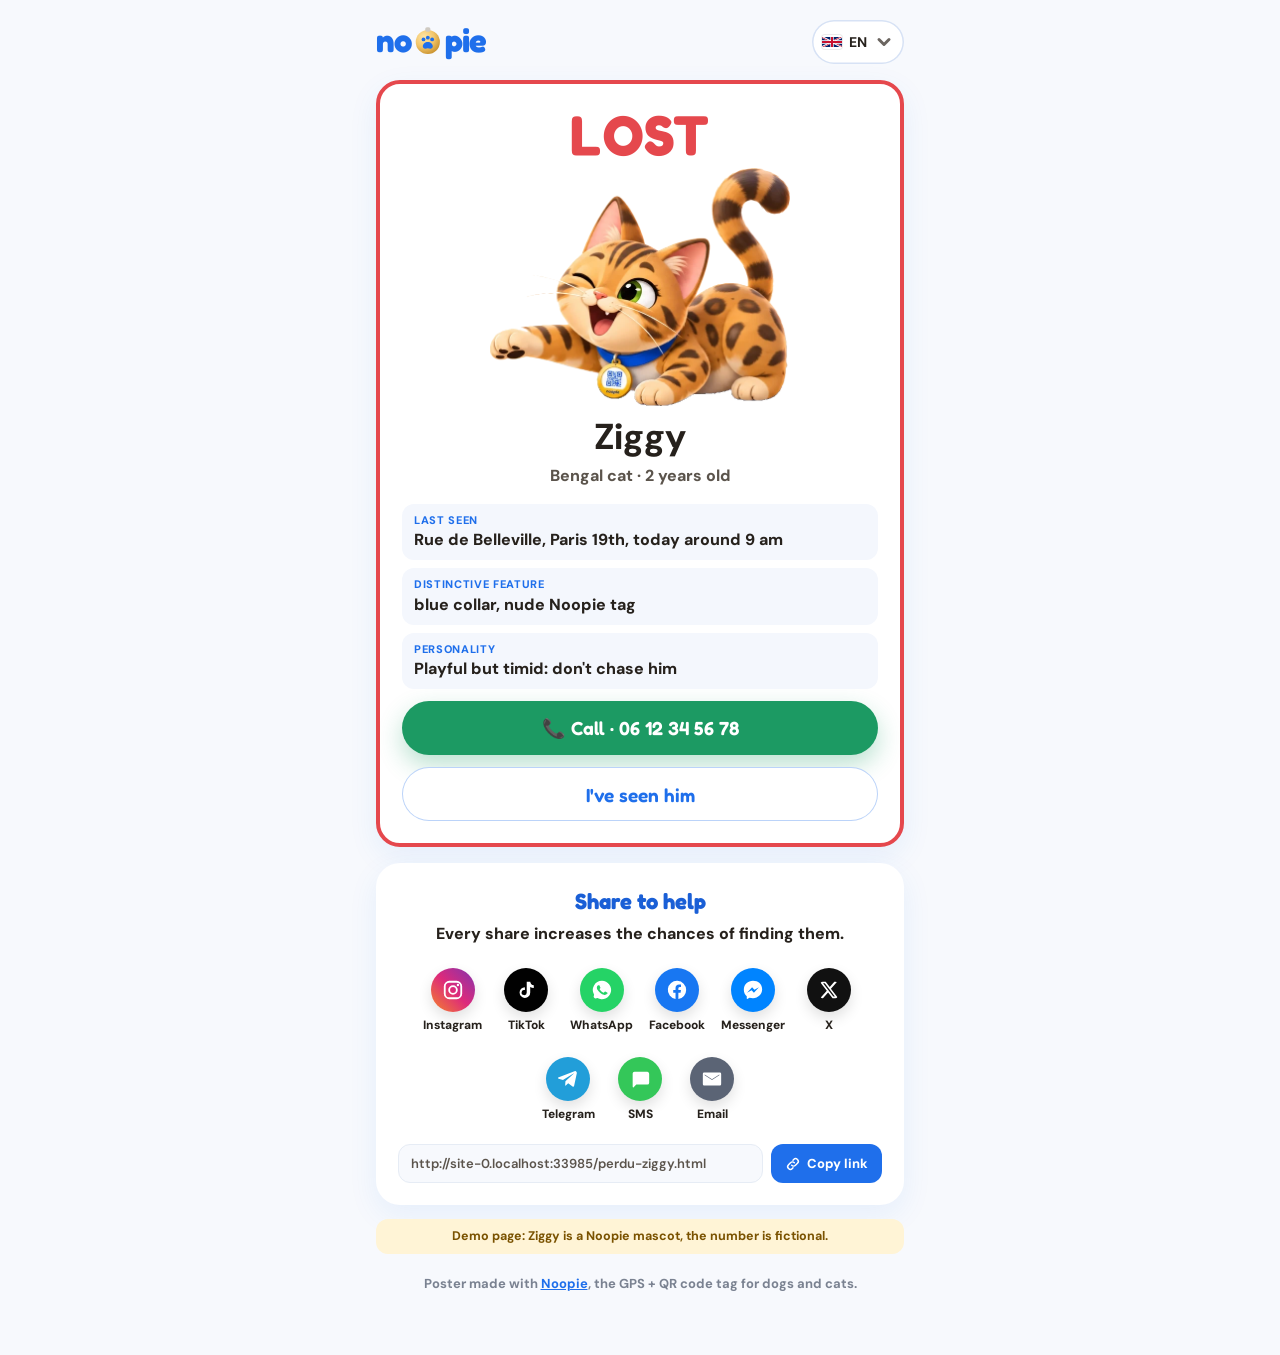
<file: perdu-ziggy.html>
<!doctype html>
<html lang="fr">
<head>
<meta charset="utf-8">
<meta name="viewport" content="width=device-width, initial-scale=1, viewport-fit=cover">
<title>PERDU : Ziggy, chat du bengal — aidez-nous à le retrouver</title>
<meta name="description" content="Ziggy a été vu pour la dernière fois Rue de Belleville, Paris 19e. Partagez ou appelez sa famille si vous le voyez.">
<meta property="og:type" content="website">
<meta property="og:site_name" content="Noopie">
<meta property="og:title" content="PERDU : Ziggy, chat du bengal — aidez-nous à le retrouver">
<meta property="og:description" content="Ziggy a été vu pour la dernière fois Rue de Belleville, Paris 19e. Partagez ou appelez sa famille si vous le voyez.">
<meta property="og:url" content="https://sebeanthony-ai.github.io/noopie-site/perdu-ziggy.html">
<meta property="og:image" content="https://sebeanthony-ai.github.io/noopie-site/refs/og-perdu-ziggy.png">
<meta property="og:image:width" content="1200">
<meta property="og:image:height" content="630">
<meta property="og:locale" content="fr_FR">
<meta name="twitter:card" content="summary_large_image">
<meta name="twitter:title" content="PERDU : Ziggy, chat du bengal — aidez-nous à le retrouver">
<meta name="twitter:description" content="Ziggy a été vu pour la dernière fois Rue de Belleville, Paris 19e. Partagez ou appelez sa famille si vous le voyez.">
<meta name="twitter:image" content="https://sebeanthony-ai.github.io/noopie-site/refs/og-perdu-ziggy.png">
<link rel="icon" href="favicon.ico">
<link rel="preconnect" href="https://fonts.googleapis.com"><link rel="preconnect" href="https://fonts.gstatic.com" crossorigin>
<link href="https://fonts.googleapis.com/css2?family=Fredoka:wght@600;700&family=DM+Sans:wght@600;700;800&display=swap" rel="stylesheet">
<style>
*{box-sizing:border-box} html,body{margin:0}
body{background:#F7F9FD;color:#26211C;font-family:"DM Sans",system-ui,sans-serif;line-height:1.5;-webkit-font-smoothing:antialiased}
.wrap{max-width:560px;margin:0 auto;padding:20px max(16px,env(safe-area-inset-left,0px)) 48px max(16px,env(safe-area-inset-right,0px))}
.top{display:flex;justify-content:space-between;align-items:center} .top svg{height:38px;width:auto;display:block}
.card{background:#fff;border-radius:24px;box-shadow:0 10px 30px rgba(31,111,235,.08);padding:22px;margin-top:16px}
.poster{border:4px solid #E5484D;text-align:center}
.poster h1{margin:0;font-family:Fredoka,sans-serif;font-size:56px;line-height:1;color:#E5484D;letter-spacing:.03em}
.poster .ph{display:block;width:72%;max-width:300px;margin:6px auto 0}
.poster h2{margin:4px 0 0;font-family:"DM Sans",sans-serif;font-weight:800;font-size:36px}
.poster .sp{margin:0;font-weight:800;color:#5B544C}
.facts{display:grid;gap:8px;margin:16px 0 0;text-align:left}
.facts div{background:#F4F7FD;border-radius:12px;padding:8px 12px} .facts dt{font-size:11px;font-weight:800;color:#1F6FEB;text-transform:uppercase;letter-spacing:.06em} .facts dd{margin:0;font-weight:800}
.btn{display:flex;align-items:center;justify-content:center;gap:8px;min-height:54px;border-radius:99px;font-family:Fredoka,sans-serif;font-weight:600;font-size:19px;text-decoration:none;border:0;cursor:pointer;width:100%;margin-top:12px}
.call{background:#1C9A63;color:#fff;box-shadow:0 10px 24px rgba(28,154,99,.3)}
.seen{background:#fff;color:#1F6FEB;border:1.5px solid rgba(31,111,235,.3)}
.card h3{margin:0 0 4px;font-family:Fredoka,sans-serif;font-size:22px;color:#1A5FD6;text-align:center}
.card > p.s{margin:0 0 14px;text-align:center;font-weight:800}
.foot{margin-top:20px;text-align:center;font-size:13px;font-weight:700;color:#7A8291} .foot a{color:#1F6FEB}
.demo{margin-top:14px;font-size:12.5px;font-weight:700;color:#7A5200;background:#FFF4D6;border-radius:12px;padding:8px 12px;text-align:center}
.ok{display:none;margin-top:10px;text-align:center;font-weight:800;color:#1C9A63}
</style>
<script src="refs/noopie-i18n.js?v=7"></script>
</head>
<body>
<div class="wrap">
  <div class="top" style="display:flex;align-items:center;justify-content:space-between;gap:12px"><a href="./index.html" aria-label="Noopie, accueil"><svg viewBox="0 0 156 44" role="img" aria-label="Noopie"><defs><radialGradient id="g-gold" cx="35%" cy="30%" r="75%"><stop offset="0" stop-color="#FFE6A6"/><stop offset=".55" stop-color="#F2C56A"/><stop offset="1" stop-color="#C9922F"/></radialGradient></defs><text x="0" y="33" font-family="Fredoka, sans-serif" font-weight="700" font-size="38" fill="#1F6FEB" letter-spacing="-1">no</text><g transform="translate(60 22)"><circle r="14" fill="url(#g-gold)"/><g fill="#1F6FEB" transform="translate(0 1)"><circle cx="-5" cy="-4" r="2.2"/><circle cx="0" cy="-6" r="2.2"/><circle cx="5" cy="-4" r="2.2"/><path d="M0 -1c-3.2 0-5.8 2.4-5.8 5 0 1.6 1.3 2.8 2.9 2.8 1.1 0 1.9-.5 2.9-.5s1.8.5 2.9.5c1.6 0 2.9-1.2 2.9-2.8 0-2.6-2.6-5-5.8-5Z"/></g><rect x="-3" y="-17" width="6" height="5" rx="2" fill="#CFCAC2"/></g><text x="80" y="33" font-family="Fredoka, sans-serif" font-weight="700" font-size="38" fill="#1F6FEB" letter-spacing="-1">pie</text></svg></a><div data-lang-slot></div></div>
  <div class="card poster">
    <h1>PERDU</h1>
    <img class="ph" src="refs/hero-cat-noshadow.webp" alt="Ziggy">
    <h2>Ziggy</h2>
    <p class="sp">Chat du Bengal · 2 ans</p>
    <dl class="facts">
      <div><dt>Vu pour la dernière fois</dt><dd>Rue de Belleville, Paris 19e, aujourd’hui vers 9 h</dd></div>
      <div><dt>Signe distinctif</dt><dd>collier bleu, médaillon Noopie nude</dd></div>
      <div><dt>Caractère</dt><dd>Joueur mais craintif : ne pas le poursuivre</dd></div>
    </dl>
    <a class="btn call" href="tel:+33612345678">📞 Appeler · 06 12 34 56 78</a>
    <button class="btn seen" type="button" onclick="document.getElementById('ok').style.display='block'">Je l’ai vu</button>
    <p class="ok" id="ok">Merci ! Démonstration : en vrai, sa famille recevrait votre position.</p>
  </div>
  <div class="card">
    <h3>Partagez pour l’aider</h3>
    <p class="s">Chaque partage multiplie les chances de le retrouver.</p>
    <div data-share-image="refs/story-perdu-ziggy.png" data-share-url="./perdu-ziggy.html" data-share-text="PERDU : Ziggy (chat du bengal), vu Rue de Belleville, Paris 19e. Aidez-nous à le retrouver 🙏"></div>
  </div>
  <p class="demo">Page de démonstration : Ziggy est une mascotte Noopie, le numéro est fictif.</p>
  <p class="foot">Affiche créée avec <a href="./index.html">Noopie</a>, le médaillon GPS + QR code pour chiens et chats.</p>
</div>
<script src="refs/noopie-share.js"></script>
</body>
</html>
</file>
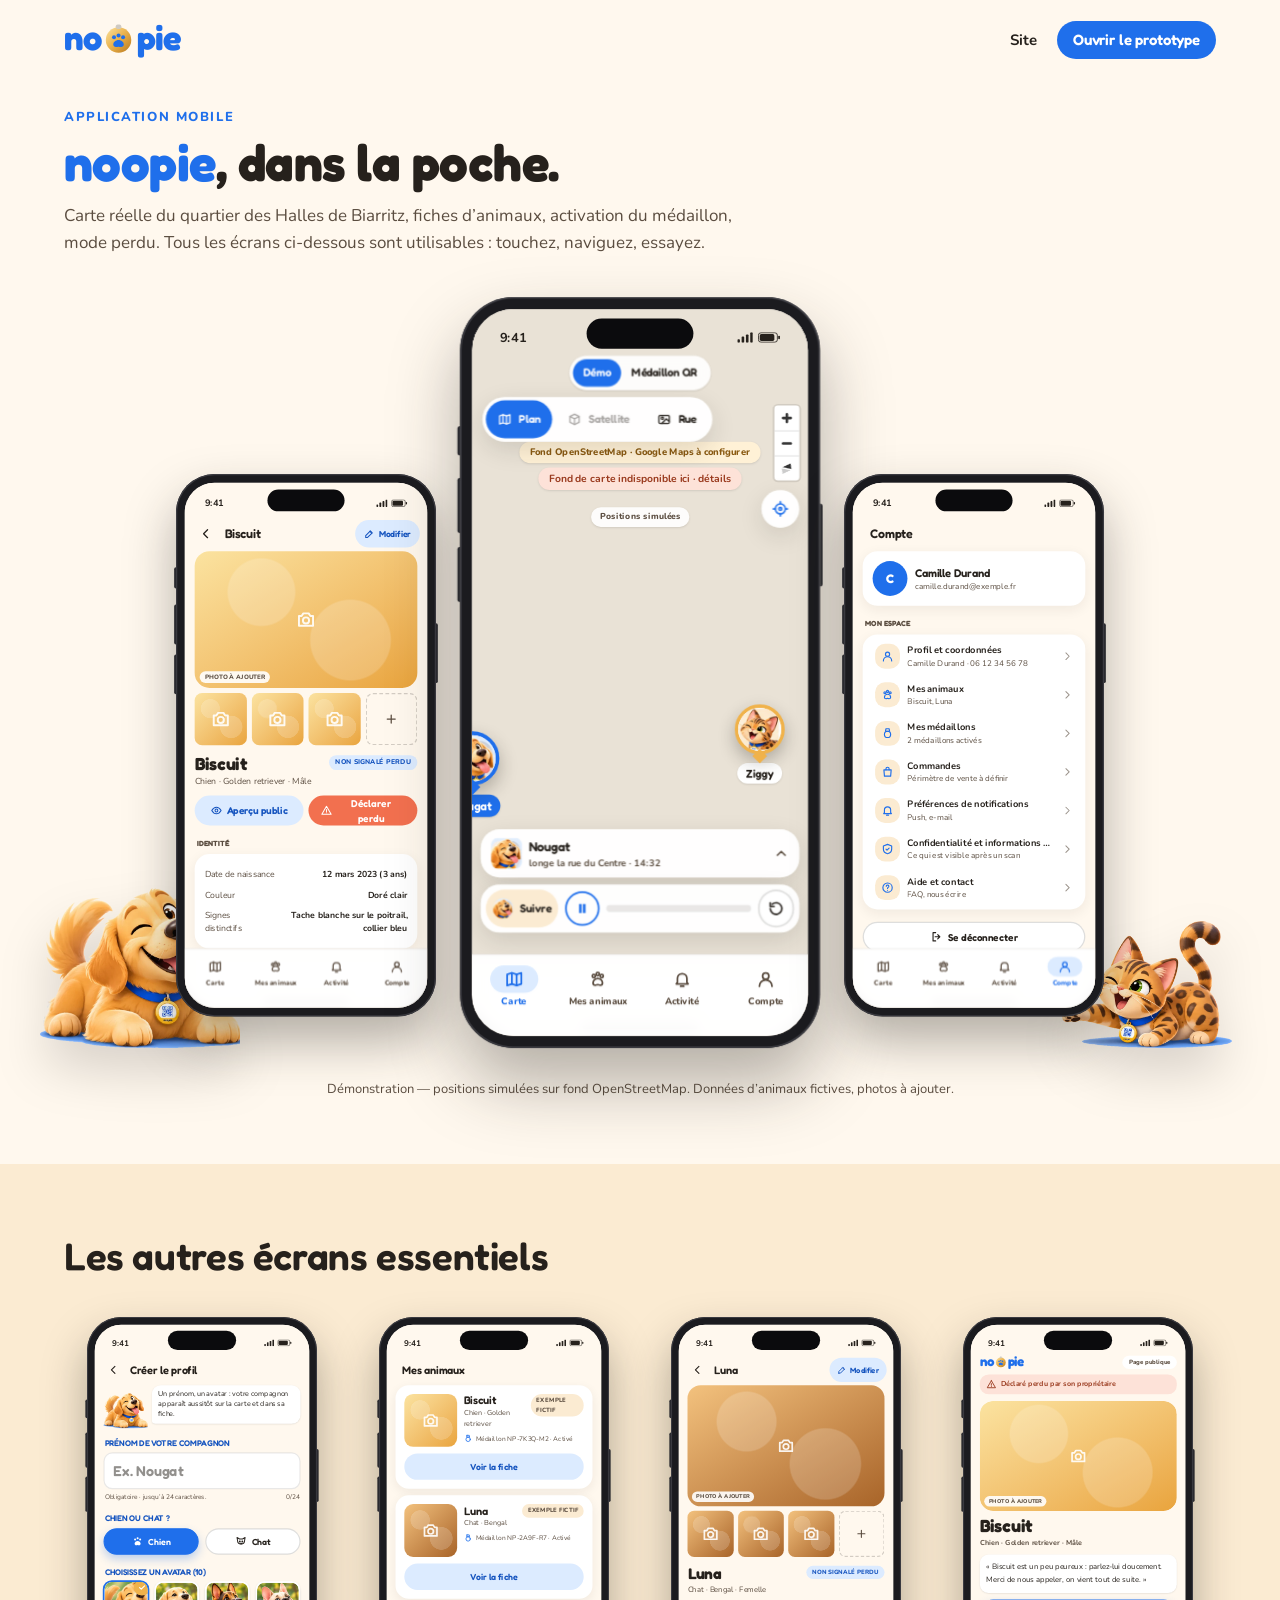
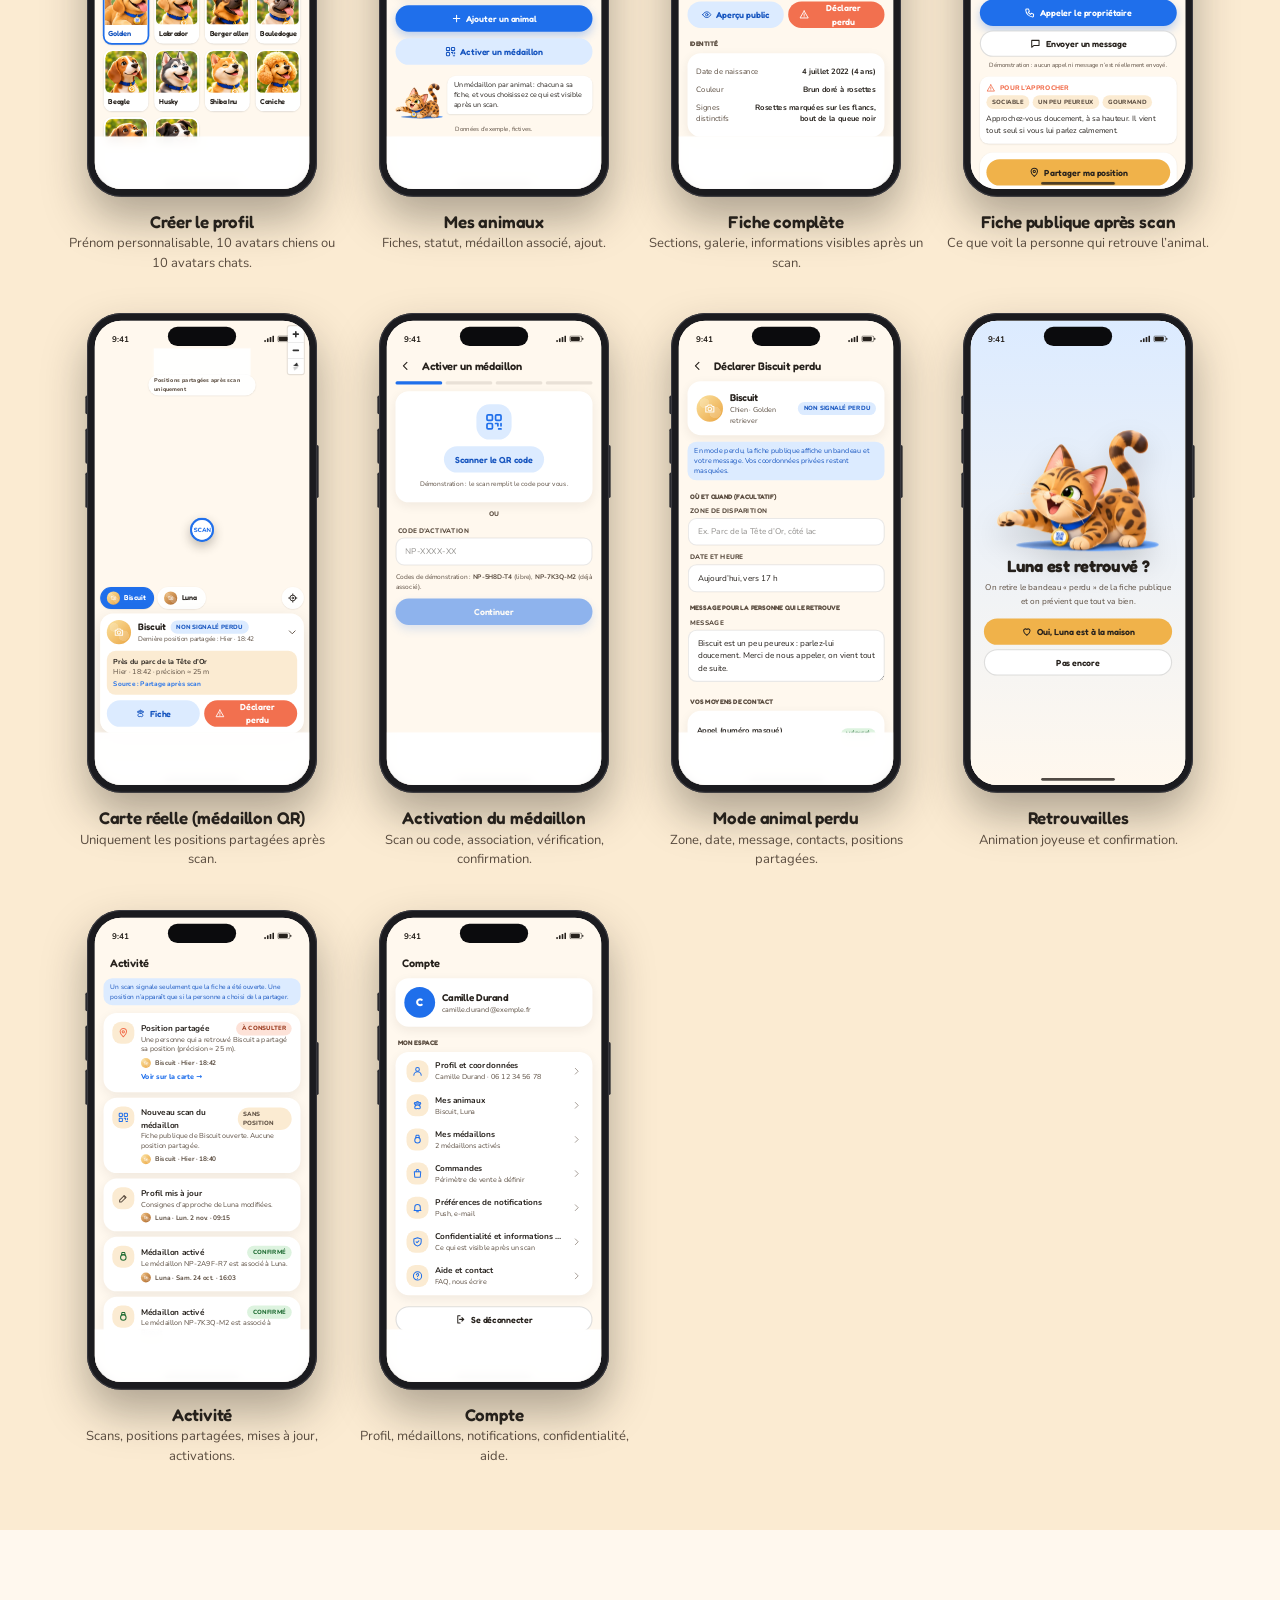
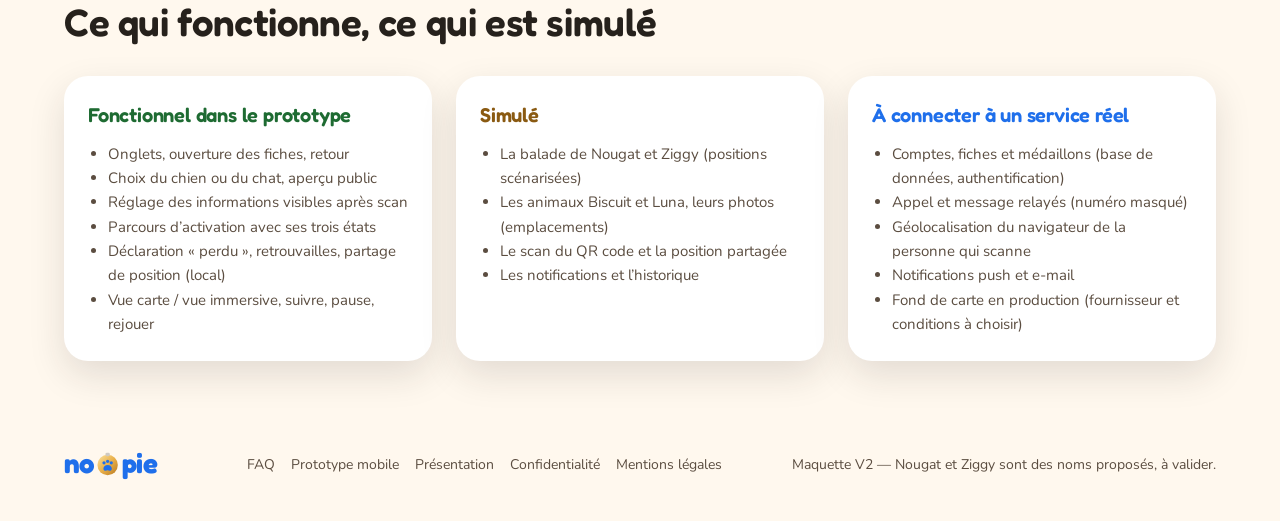
<file: presentation.html>
<!DOCTYPE html><html lang="fr"><head><meta charSet="utf-8"/><meta name="viewport" content="width=device-width, initial-scale=1"/><link rel="preload" as="image" href="refs/hero-dog.webp"/><link rel="preload" as="image" href="refs/hero-cat.webp"/><link rel="preload" as="image" href="refs/portrait-dog.jpg"/><link rel="preload" as="image" href="avatars/dog-01-golden.jpg"/><link rel="preload" as="image" href="avatars/dog-02-labrador.jpg"/><link rel="preload" as="image" href="avatars/dog-03-berger-allemand.jpg"/><link rel="preload" as="image" href="avatars/dog-04-bouledogue.jpg"/><link rel="preload" as="image" href="avatars/dog-05-beagle.jpg"/><link rel="preload" as="image" href="avatars/dog-06-husky.jpg"/><link rel="preload" as="image" href="avatars/dog-07-shiba-inu.jpg"/><link rel="stylesheet" href="./_next/static/chunks/2xskfzx-vf1pj.css" data-precedence="next"/><link rel="stylesheet" href="./_next/static/chunks/2ddmrojwgxvfe.css" data-precedence="next"/><link rel="preload" as="script" fetchPriority="low" href="./_next/static/chunks/310vm2bl3xxpt.js"/><script src="./_next/static/chunks/3r801q3tr245x.js" async=""></script><script src="./_next/static/chunks/2iaf6ywsgf9d5.js" async=""></script><script src="./_next/static/chunks/3r-okv0vpv6lc.js" async=""></script><script src="./_next/static/chunks/40wec9cq5kuxs.js" async=""></script><script src="./_next/static/chunks/turbopack-0hvx9v9vijn-c.js" async=""></script><script src="./_next/static/chunks/1ua2kfq9s-me6.js" async=""></script><script src="./_next/static/chunks/0m9ft6zl3b924.js" async=""></script><script src="./_next/static/chunks/002gyy15ct9fa.js" async=""></script><script src="./_next/static/chunks/3q6qiab8-8cez.js" async=""></script><script src="./_next/static/chunks/0wbvs5nyu2pt0.js" async=""></script><script src="./_next/static/chunks/0_zs9fktn8zne.js" async=""></script><link rel="preload" href="https://fonts.googleapis.com/css2?family=Fredoka:wght@400;500;600;700&amp;family=Nunito:ital,wght@0,400;0,600;0,700;0,800;1,400&amp;display=swap" as="style"/><link rel="preload" as="image" href="avatars/dog-08-caniche.jpg"/><link rel="preload" as="image" href="avatars/dog-09-teckel.jpg"/><link rel="preload" as="image" href="avatars/dog-10-border-collie.jpg"/><meta name="theme-color" content="#1f6feb"/><title>Noopie — Présentation de l’application mobile</title><meta name="description" content="Un scan, et on vous appelle. Le médaillon Noopie se fixe au collier : si votre animal se perd, la personne qui le retrouve scanne le QR code et vous joint tout de suite."/><link rel="icon" href="/favicon.ico?favicon.117ezoe8m31dk.ico" sizes="48x48" type="image/x-icon"/><link rel="preconnect" href="https://fonts.googleapis.com"/><link rel="preconnect" href="https://fonts.gstatic.com" crossorigin="anonymous"/><link href="https://fonts.googleapis.com/css2?family=Fredoka:wght@400;500;600;700&amp;family=Nunito:ital,wght@0,400;0,600;0,700;0,800;1,400&amp;display=swap" rel="stylesheet"/><script src="./_next/static/chunks/0cz1d0mv5g_q7.js" noModule=""></script></head><body class="min-h-screen bg-cream text-ink"><div hidden=""><!--$--><!--/$--></div><svg width="0" height="0" style="position:absolute" aria-hidden="true" focusable="false">
<defs>
 <linearGradient id="g-fur" x1="0" y1="0" x2="0" y2="1"><stop offset="0" stop-color="#FBD98E"/><stop offset=".55" stop-color="#F0B24A"/><stop offset="1" stop-color="#C9842A"/></linearGradient>
 <linearGradient id="g-fur2" x1="0" y1="0" x2="0" y2="1"><stop offset="0" stop-color="#E9A43C"/><stop offset="1" stop-color="#B9731F"/></linearGradient>
 <linearGradient id="g-cream" x1="0" y1="0" x2="0" y2="1"><stop offset="0" stop-color="#FFF4DC"/><stop offset="1" stop-color="#F6D9A4"/></linearGradient>
 <linearGradient id="g-cat" x1="0" y1="0" x2="0" y2="1"><stop offset="0" stop-color="#F3C27E"/><stop offset=".55" stop-color="#D99248"/><stop offset="1" stop-color="#A86428"/></linearGradient>
 <linearGradient id="g-cat2" x1="0" y1="0" x2="0" y2="1"><stop offset="0" stop-color="#CF8A40"/><stop offset="1" stop-color="#9A5A22"/></linearGradient>
 <radialGradient id="g-iris-dog" cx=".5" cy=".4" r=".6"><stop offset="0" stop-color="#9A6232"/><stop offset=".7" stop-color="#5C3418"/><stop offset="1" stop-color="#3B1F0C"/></radialGradient>
 <radialGradient id="g-iris-cat" cx=".5" cy=".4" r=".6"><stop offset="0" stop-color="#CFE47A"/><stop offset=".65" stop-color="#6FAE48"/><stop offset="1" stop-color="#3C7A2E"/></radialGradient>
 <radialGradient id="g-nose" cx=".35" cy=".3" r=".8"><stop offset="0" stop-color="#5E4A42"/><stop offset="1" stop-color="#231A17"/></radialGradient>
 <radialGradient id="g-shine" cx=".5" cy=".5" r=".5"><stop offset="0" stop-color="#fff" stop-opacity=".9"/><stop offset="1" stop-color="#fff" stop-opacity="0"/></radialGradient>
 <linearGradient id="g-gold" x1="0" y1="0" x2="1" y2="1"><stop offset="0" stop-color="#FBE3A0"/><stop offset=".5" stop-color="#E9B04A"/><stop offset="1" stop-color="#B9791E"/></linearGradient>
 <linearGradient id="g-name" x1="0" y1="0" x2="0" y2="1"><stop offset="0" stop-color="#3D86FF"/><stop offset="1" stop-color="#1A5FD6"/></linearGradient>
 <filter id="f-soft" x="-20%" y="-20%" width="140%" height="160%"><feGaussianBlur stdDeviation="6"/></filter>
 <filter id="f-soft2" x="-20%" y="-20%" width="140%" height="160%"><feGaussianBlur stdDeviation="2"/></filter>

 <symbol id="np-med" viewBox="0 0 200 220">
  <path d="M100 6 C110 6 118 12 118 22 C118 32 110 36 100 36 C90 36 82 32 82 22 C82 12 90 6 100 6 Z M100 14 C94 14 90 17 90 22 C90 27 94 29 100 29 C106 29 110 27 110 22 C110 17 106 14 100 14 Z" fill="#CFCAC2" stroke="#6B625A" stroke-width="1.5"/>
  <ellipse cx="100" cy="212" rx="60" ry="6" fill="#26211C" opacity=".12" filter="url(#f-soft2)"/>
  <circle cx="100" cy="122" r="92" fill="url(#g-gold)"/>
  <circle cx="100" cy="122" r="80" fill="#F2C56A"/>
  <circle cx="100" cy="122" r="66" fill="#FFF8EE"/>
  <circle cx="100" cy="122" r="66" fill="none" stroke="#C99A3E" stroke-width="2"/>
  <ellipse cx="72" cy="60" rx="28" ry="12" fill="url(#g-shine)" transform="rotate(-30 72 60)"/>
  <g fill="#1F6FEB" transform="translate(64 86)">
   <rect x="0" y="0" width="20" height="20" rx="4"/><rect x="5" y="5" width="10" height="10" rx="2" fill="#FFF8EE"/><rect x="8" y="8" width="4" height="4"/>
   <rect x="52" y="0" width="20" height="20" rx="4"/><rect x="57" y="5" width="10" height="10" rx="2" fill="#FFF8EE"/><rect x="60" y="8" width="4" height="4"/>
   <rect x="0" y="52" width="20" height="20" rx="4"/><rect x="5" y="57" width="10" height="10" rx="2" fill="#FFF8EE"/><rect x="8" y="60" width="4" height="4"/>
   <rect x="26" y="2" width="4" height="4" rx="1"/><rect x="34" y="2" width="4" height="4" rx="1"/><rect x="30" y="8" width="4" height="4" rx="1"/><rect x="38" y="8" width="4" height="4" rx="1"/><rect x="26" y="14" width="4" height="4" rx="1"/><rect x="42" y="14" width="4" height="4" rx="1"/>
   <rect x="2" y="26" width="4" height="4" rx="1"/><rect x="10" y="26" width="4" height="4" rx="1"/><rect x="2" y="34" width="4" height="4" rx="1"/><rect x="14" y="34" width="4" height="4" rx="1"/><rect x="6" y="42" width="4" height="4" rx="1"/><rect x="14" y="42" width="4" height="4" rx="1"/>
   <rect x="26" y="26" width="4" height="4" rx="1"/><rect x="34" y="26" width="4" height="4" rx="1"/><rect x="42" y="26" width="4" height="4" rx="1"/><rect x="30" y="34" width="4" height="4" rx="1"/><rect x="38" y="34" width="4" height="4" rx="1"/><rect x="26" y="42" width="4" height="4" rx="1"/><rect x="42" y="42" width="4" height="4" rx="1"/>
   <rect x="54" y="26" width="4" height="4" rx="1"/><rect x="62" y="26" width="4" height="4" rx="1"/><rect x="58" y="34" width="4" height="4" rx="1"/><rect x="66" y="34" width="4" height="4" rx="1"/><rect x="54" y="42" width="4" height="4" rx="1"/><rect x="62" y="42" width="4" height="4" rx="1"/>
   <rect x="26" y="54" width="4" height="4" rx="1"/><rect x="34" y="54" width="4" height="4" rx="1"/><rect x="30" y="62" width="4" height="4" rx="1"/><rect x="42" y="62" width="4" height="4" rx="1"/><rect x="26" y="68" width="4" height="4" rx="1"/><rect x="38" y="68" width="4" height="4" rx="1"/>
   <rect x="54" y="54" width="4" height="4" rx="1"/><rect x="66" y="54" width="4" height="4" rx="1"/><rect x="58" y="62" width="4" height="4" rx="1"/><rect x="54" y="68" width="4" height="4" rx="1"/><rect x="62" y="68" width="4" height="4" rx="1"/>
  </g>
  <text x="100" y="202" text-anchor="middle" font-family="Fredoka, sans-serif" font-weight="700" font-size="13" fill="#7A5A20" letter-spacing="1">noopie</text>
 </symbol>

 <symbol id="np-med-mini" viewBox="0 0 40 44">
  <rect x="17" y="0" width="6" height="8" rx="3" fill="#CFCAC2" stroke="#6B625A" stroke-width="1"/>
  <circle cx="20" cy="24" r="18" fill="url(#g-gold)"/>
  <circle cx="20" cy="24" r="12" fill="#FFF8EE"/>
  <rect x="14" y="18" width="4" height="4" rx="1" fill="#1F6FEB"/><rect x="22" y="18" width="4" height="4" rx="1" fill="#1F6FEB"/><rect x="14" y="26" width="4" height="4" rx="1" fill="#1F6FEB"/><rect x="23" y="27" width="3" height="3" rx="1" fill="#1F6FEB"/>
  <ellipse cx="14" cy="14" rx="5" ry="2.5" fill="#fff" opacity=".7" transform="rotate(-30 14 14)"/>
 </symbol>

 <symbol id="hero-dog" viewBox="0 0 320 360">
  <ellipse cx="160" cy="346" rx="110" ry="12" fill="#26211C" opacity=".14" filter="url(#f-soft)"/>
  <g class="np-htail-dog"><path d="M70 268 C30 262 10 228 24 200 C32 184 52 186 52 204 C52 222 60 240 90 250 Z" fill="url(#g-fur2)"/><path d="M40 206 C44 222 54 236 76 246" fill="none" stroke="#FBD98E" stroke-width="5" stroke-linecap="round" opacity=".7"/></g>
  <path d="M74 338 C62 300 66 240 104 218 C130 204 190 204 216 218 C254 240 258 300 246 338 Z" fill="url(#g-fur)"/>
  <path d="M110 338 C104 290 120 252 160 246 C200 252 216 290 210 338 Z" fill="url(#g-cream)"/>
  <path d="M136 258 l-8 12 M150 252 l-4 14 M170 252 l4 14 M184 258 l8 12" stroke="#F6D9A4" stroke-width="4" stroke-linecap="round" opacity=".9"/>
  <path d="M106 300 C96 318 98 338 104 344 L132 344 C136 330 134 304 128 290 Z" fill="url(#g-fur)"/>
  <path d="M192 290 C186 304 184 330 188 344 L216 344 C222 338 224 318 214 300 Z" fill="url(#g-fur)"/>
  <ellipse cx="118" cy="344" rx="20" ry="9" fill="#F3C56A"/><ellipse cx="202" cy="344" rx="20" ry="9" fill="#F3C56A"/>
  <path d="M106 344 q6 -6 12 0 M118 344 q6 -6 12 0 M190 344 q6 -6 12 0 M202 344 q6 -6 12 0" stroke="#C9842A" stroke-width="2" fill="none" stroke-linecap="round"/>
  <path d="M96 226 C120 244 200 244 224 226" fill="none" stroke="#1F6FEB" stroke-width="16" stroke-linecap="round"/>
  <path d="M96 226 C120 244 200 244 224 226" fill="none" stroke="#4A8DFF" stroke-width="5" stroke-linecap="round" stroke-dasharray="3 14" opacity=".8"/>
  <svg x="140" y="236" width="40" height="44" viewBox="0 0 40 44"><use href="#np-med-mini"/></svg>
  <path d="M74 110 C36 112 30 190 56 206 C80 220 98 190 96 150 C96 130 92 112 74 110 Z" fill="url(#g-fur2)"/>
  <path d="M246 110 C284 112 290 190 264 206 C240 220 222 190 224 150 C224 130 228 112 246 110 Z" fill="url(#g-fur2)"/>
  <path d="M62 150 C58 176 68 196 80 200" fill="none" stroke="#F6C063" stroke-width="5" stroke-linecap="round" opacity=".55"/>
  <path d="M258 150 C262 176 252 196 240 200" fill="none" stroke="#F6C063" stroke-width="5" stroke-linecap="round" opacity=".55"/>
  <path d="M160 62 C226 62 252 112 250 158 C248 206 214 234 160 234 C106 234 72 206 70 158 C68 112 94 62 160 62 Z" fill="url(#g-fur)"/>
  <ellipse cx="128" cy="96" rx="40" ry="18" fill="url(#g-shine)" transform="rotate(-20 128 96)" opacity=".7"/>
  <path d="M160 150 C196 150 214 174 212 200 C210 224 188 236 160 236 C132 236 110 224 108 200 C106 174 124 150 160 150 Z" fill="url(#g-cream)"/>
  <path d="M108 120 C120 108 140 108 150 116" fill="none" stroke="#C9842A" stroke-width="5" stroke-linecap="round" opacity=".8"/>
  <path d="M212 120 C200 108 180 108 170 116" fill="none" stroke="#C9842A" stroke-width="5" stroke-linecap="round" opacity=".8"/>
  <g class="np-eye"><ellipse cx="128" cy="144" rx="22" ry="25" fill="#fff"/><ellipse cx="130" cy="146" rx="15" ry="18" fill="url(#g-iris-dog)"/><ellipse cx="131" cy="148" rx="9" ry="12" fill="#17100A"/><circle cx="124" cy="138" r="6" fill="#fff"/><circle cx="137" cy="154" r="2.5" fill="#fff" opacity=".8"/><path d="M106 138 C112 122 144 122 150 138" fill="none" stroke="#D99A3C" stroke-width="3" opacity=".6"/></g>
  <g class="np-eye b"><ellipse cx="192" cy="144" rx="22" ry="25" fill="#fff"/><ellipse cx="190" cy="146" rx="15" ry="18" fill="url(#g-iris-dog)"/><ellipse cx="189" cy="148" rx="9" ry="12" fill="#17100A"/><circle cx="184" cy="138" r="6" fill="#fff"/><circle cx="197" cy="154" r="2.5" fill="#fff" opacity=".8"/><path d="M170 138 C176 122 208 122 214 138" fill="none" stroke="#D99A3C" stroke-width="3" opacity=".6"/></g>
  <ellipse cx="160" cy="186" rx="20" ry="14" fill="url(#g-nose)"/>
  <ellipse cx="152" cy="181" rx="6" ry="3.5" fill="#fff" opacity=".55"/>
  <path d="M160 198 q-16 16 -34 4 M160 198 q16 16 34 4" fill="none" stroke="#8A5A2A" stroke-width="4" stroke-linecap="round"/>
  <path d="M138 206 C144 232 176 232 182 206 C170 214 150 214 138 206 Z" fill="#5A2A1E"/>
  <path d="M146 212 C150 234 170 234 174 212 Z" fill="#F0705C"/>
  <path d="M160 214 v12" stroke="#D8574A" stroke-width="2.5" stroke-linecap="round"/>
  <ellipse cx="104" cy="178" rx="12" ry="7" fill="#F5A989" opacity=".5"/><ellipse cx="216" cy="178" rx="12" ry="7" fill="#F5A989" opacity=".5"/>
  <path d="M146 70 C150 56 162 54 170 62 C174 52 186 54 186 66" fill="none" stroke="#FBD98E" stroke-width="6" stroke-linecap="round"/>
 </symbol>

 <symbol id="hero-cat" viewBox="0 0 300 360">
  <ellipse cx="150" cy="346" rx="92" ry="11" fill="#26211C" opacity=".14" filter="url(#f-soft)"/>
  <g class="np-htail-cat"><path d="M212 300 C262 292 286 246 266 214 C254 196 230 204 236 226 C240 244 236 266 206 280 Z" fill="url(#g-cat2)"/><path d="M250 214 l16 -4 M262 236 l14 2 M256 258 l12 8" stroke="#5A3620" stroke-width="7" stroke-linecap="round"/></g>
  <path d="M80 338 C70 296 80 236 116 222 C140 212 180 212 200 222 C236 240 236 296 226 338 Z" fill="url(#g-cat)"/>
  <path d="M112 338 C108 296 122 262 152 258 C184 262 196 296 192 338 Z" fill="url(#g-cream)"/>
  <g fill="#5A3620"><path d="M98 262 c6 -8 18 -6 20 2 c-4 8 -16 10 -20 -2 Z"/><path d="M90 300 c6 -8 18 -6 20 2 c-4 8 -16 10 -20 -2 Z"/><path d="M196 262 c-6 -8 -18 -6 -20 2 c4 8 16 10 20 -2 Z"/><path d="M208 300 c-6 -8 -18 -6 -20 2 c4 8 16 10 20 -2 Z"/></g>
  <g fill="#B5773A"><ellipse cx="108" cy="263" rx="5" ry="3"/><ellipse cx="100" cy="301" rx="5" ry="3"/><ellipse cx="186" cy="263" rx="5" ry="3"/><ellipse cx="198" cy="301" rx="5" ry="3"/></g>
  <path d="M110 300 C100 318 102 338 108 344 L132 344 C136 330 134 306 128 290 Z" fill="url(#g-cat)"/>
  <path d="M174 290 C168 306 166 330 170 344 L194 344 C200 338 202 318 192 300 Z" fill="url(#g-cat)"/>
  <ellipse cx="120" cy="344" rx="17" ry="8" fill="#E6B06A"/><ellipse cx="182" cy="344" rx="17" ry="8" fill="#E6B06A"/>
  <path d="M110 344 q5 -5 10 0 M120 344 q5 -5 10 0 M172 344 q5 -5 10 0 M182 344 q5 -5 10 0" stroke="#A86428" stroke-width="2" fill="none" stroke-linecap="round"/>
  <path d="M104 226 C124 242 180 242 200 226" fill="none" stroke="#1F6FEB" stroke-width="14" stroke-linecap="round"/>
  <svg x="134" y="234" width="36" height="40" viewBox="0 0 40 44"><use href="#np-med-mini"/></svg>
  <path d="M86 118 L66 36 L136 84 Z" fill="url(#g-cat2)"/><path d="M90 108 L76 54 L124 86 Z" fill="#F4B5A0"/>
  <path d="M214 118 L234 36 L164 84 Z" fill="url(#g-cat2)"/><path d="M210 108 L224 54 L176 86 Z" fill="#F4B5A0"/>
  <path d="M150 72 C212 72 236 116 232 160 C228 204 196 230 150 230 C104 230 72 204 68 160 C64 116 88 72 150 72 Z" fill="url(#g-cat)"/>
  <ellipse cx="120" cy="104" rx="36" ry="16" fill="url(#g-shine)" transform="rotate(-18 120 104)" opacity=".6"/>
  <path d="M150 164 C180 164 196 184 194 204 C192 222 172 232 150 232 C128 232 108 222 106 204 C104 184 120 164 150 164 Z" fill="url(#g-cream)"/>
  <path d="M136 84 L128 112 M150 80 L150 110 M164 84 L172 112" stroke="#5A3620" stroke-width="5" stroke-linecap="round" opacity=".9"/>
  <g fill="#5A3620"><path d="M84 160 c6 -8 16 -6 18 2 c-4 8 -14 10 -18 -2 Z"/><path d="M216 160 c-6 -8 -16 -6 -18 2 c4 8 14 10 18 -2 Z"/></g>
  <g class="np-eye"><ellipse cx="120" cy="146" rx="24" ry="24" fill="#fff"/><ellipse cx="122" cy="148" rx="17" ry="18" fill="url(#g-iris-cat)"/><ellipse cx="123" cy="149" rx="7" ry="14" fill="#17100A"/><circle cx="114" cy="138" r="6" fill="#fff"/><circle cx="130" cy="158" r="2.5" fill="#fff" opacity=".8"/><path d="M96 134 C104 122 136 122 144 134" fill="none" stroke="#8A5A2A" stroke-width="3" opacity=".6"/></g>
  <g class="np-eye b"><ellipse cx="180" cy="146" rx="24" ry="24" fill="#fff"/><ellipse cx="178" cy="148" rx="17" ry="18" fill="url(#g-iris-cat)"/><ellipse cx="177" cy="149" rx="7" ry="14" fill="#17100A"/><circle cx="170" cy="138" r="6" fill="#fff"/><circle cx="186" cy="158" r="2.5" fill="#fff" opacity=".8"/><path d="M156 134 C164 122 196 122 204 134" fill="none" stroke="#8A5A2A" stroke-width="3" opacity=".6"/></g>
  <path d="M140 186 h20 l-10 10 Z" fill="#F0705C"/>
  <path d="M150 196 q-10 12 -22 2 M150 196 q12 12 26 -4" fill="none" stroke="#8A5A2A" stroke-width="3.5" stroke-linecap="round"/>
  <g stroke="#fff" stroke-width="2.5" stroke-linecap="round" opacity=".9"><path d="M110 196 l-36 -8 M110 204 l-36 4"/><path d="M190 196 l36 -8 M190 204 l36 4"/></g>
  <ellipse cx="98" cy="186" rx="10" ry="6" fill="#F5A989" opacity=".45"/><ellipse cx="202" cy="186" rx="10" ry="6" fill="#F5A989" opacity=".45"/>
 </symbol>
</defs></svg><main class="min-h-screen bg-cream"><header class="mx-auto flex max-w-[1200px] items-center justify-between px-4 py-5 md:px-6"><a href="./index.html" aria-label="Noopie, accueil"><svg viewBox="0 0 156 44" class="h-10 w-auto" role="img" aria-label="Noopie"><text x="0" y="33" font-family="Fredoka, sans-serif" font-weight="700" font-size="38" fill="#1F6FEB" letter-spacing="-1">no</text><g transform="translate(60 22)"><circle r="14" fill="url(#g-gold)"></circle><g fill="#1F6FEB" transform="translate(0 1)"><circle cx="-5" cy="-4" r="2.2"></circle><circle cx="0" cy="-6" r="2.2"></circle><circle cx="5" cy="-4" r="2.2"></circle><path d="M0 -1c-3.2 0-5.8 2.4-5.8 5 0 1.6 1.3 2.8 2.9 2.8 1.1 0 1.9-.5 2.9-.5s1.8.5 2.9.5c1.6 0 2.9-1.2 2.9-2.8 0-2.6-2.6-5-5.8-5Z"></path></g><rect x="-3" y="-17" width="6" height="5" rx="2" fill="#CFCAC2"></rect></g><text x="80" y="33" font-family="Fredoka, sans-serif" font-weight="700" font-size="38" fill="#1F6FEB" letter-spacing="-1">pie</text></svg></a><nav class="flex gap-2"><a href="./index.html" class="rounded-full px-3 py-2 text-[15px] font-bold text-ink no-underline hover:bg-sand">Site</a><a href="./app.html" class="rounded-full bg-blue px-4 py-2 font-display text-[15px] font-semibold text-white no-underline">Ouvrir le prototype</a></nav></header><section class="relative mx-auto max-w-[1200px] px-4 pb-16 pt-6 md:px-6"><div class="mb-10 max-w-2xl"><span class="text-[13px] font-extrabold uppercase tracking-[0.12em] text-blue">Application mobile</span><h1 class="mt-2 font-display text-[clamp(34px,4vw,56px)] font-bold leading-[1.05]"><span class="text-blue">noopie</span>, dans la poche.</h1><p class="mt-3 text-[17px] leading-relaxed text-ink-2">Carte réelle du quartier des Halles de Biarritz, fiches d’animaux, activation du médaillon, mode perdu. Tous les écrans ci-dessous sont utilisables : touchez, naviguez, essayez.</p></div><div class="relative"><img src="refs/hero-dog.webp" alt="" aria-hidden="true" class="absolute -left-6 bottom-0 hidden w-[200px] drop-shadow-2xl lg:block" width="653" height="523"/><img src="refs/hero-cat.webp" alt="" aria-hidden="true" class="absolute -right-4 bottom-0 hidden w-[170px] drop-shadow-2xl lg:block" width="647" height="484"/><div class="hidden items-end justify-center gap-6 md:flex"><div class="mb-8"><div class="relative flex-none " style="width:260px;height:542.3923444976077px" role="img" aria-label="Fiche d’un animal"><div style="width:418px;height:872px;transform:scale(0.6220095693779905);transform-origin:top left"><div class="relative h-full w-full rounded-[62px] bg-[#1b1b1f] p-[14px] shadow-[0_40px_80px_rgba(38,33,28,.35),inset_0_0_0_2px_#3a3a40]"><span class="absolute -left-[3px] top-[150px] h-[34px] w-[3px] rounded-l bg-[#2a2a2f]"></span><span class="absolute -left-[3px] top-[210px] h-[64px] w-[3px] rounded-l bg-[#2a2a2f]"></span><span class="absolute -left-[3px] top-[290px] h-[64px] w-[3px] rounded-l bg-[#2a2a2f]"></span><span class="absolute -right-[3px] top-[240px] h-[96px] w-[3px] rounded-r bg-[#2a2a2f]"></span><div class="relative h-full w-full overflow-hidden rounded-[48px] bg-cream" style="pointer-events:auto"><div class="relative h-full w-full overflow-hidden bg-cream" data-testid="app-shell"><div class="absolute inset-0 pb-[84px]" style="opacity:1;transform:none"><div class="h-full overflow-y-auto pt-[54px]" data-testid="screen-pet"><div class="flex h-14 items-center gap-2 px-3"><button type="button" aria-label="Retour" class="flex h-11 w-11 items-center justify-center rounded-full text-ink hover:bg-sand"><svg width="22" height="22" viewBox="0 0 24 24" fill="none" stroke="currentColor" stroke-width="2.2" stroke-linecap="round" stroke-linejoin="round" aria-hidden="true"><path d="M15 5l-7 7 7 7"></path></svg></button><h2 class="m-0 min-w-0 flex-1 truncate font-display text-[20px] font-semibold">Biscuit</h2><button type="button" class="inline-flex h-11 items-center gap-1.5 rounded-full bg-sky px-3.5 font-display text-[14px] font-semibold text-blue-2"><svg width="18" height="18" viewBox="0 0 24 24" fill="none" stroke="currentColor" stroke-width="2.2" stroke-linecap="round" stroke-linejoin="round" aria-hidden="true"><path d="M4 20h4l10-10-4-4L4 16v4Z"></path><path d="M13 7l4 4"></path></svg>Modifier</button></div><div class="px-4 pb-8"><div class="relative overflow-hidden bg-gradient-to-br from-[#FBE3A0] to-[#E9A43C] rounded-3xl h-[220px] w-full" role="img" aria-label="Photo de Biscuit (emplacement, photo à ajouter)"><div class="absolute inset-0 opacity-[.18]" style="background-image:radial-gradient(circle at 30% 30%, #fff 0 18%, transparent 19%), radial-gradient(circle at 70% 65%, #fff 0 22%, transparent 23%)"></div><div class="absolute inset-0 flex items-center justify-center text-white/90"><svg width="34" height="34" viewBox="0 0 24 24" fill="none" stroke="currentColor" stroke-width="2.2" stroke-linecap="round" stroke-linejoin="round" aria-hidden="true"><path d="M4 8h3l2-3h6l2 3h3v11H4V8Z"></path><circle cx="12" cy="13" r="3.5"></circle></svg></div><span class="absolute bottom-2 left-2 rounded-full bg-white/90 px-2 py-0.5 text-[10px] font-extrabold text-ink-2">PHOTO À AJOUTER</span></div><div class="mt-2 grid grid-cols-4 gap-2"><div class="relative overflow-hidden bg-gradient-to-br from-[#FBE3A0] to-[#E9A43C] rounded-xl aspect-square" role="img" aria-label="Photo de Biscuit (emplacement, photo à ajouter)"><div class="absolute inset-0 opacity-[.18]" style="background-image:radial-gradient(circle at 30% 30%, #fff 0 18%, transparent 19%), radial-gradient(circle at 70% 65%, #fff 0 22%, transparent 23%)"></div><div class="absolute inset-0 flex items-center justify-center text-white/90"><svg width="34" height="34" viewBox="0 0 24 24" fill="none" stroke="currentColor" stroke-width="2.2" stroke-linecap="round" stroke-linejoin="round" aria-hidden="true"><path d="M4 8h3l2-3h6l2 3h3v11H4V8Z"></path><circle cx="12" cy="13" r="3.5"></circle></svg></div></div><div class="relative overflow-hidden bg-gradient-to-br from-[#FBE3A0] to-[#E9A43C] rounded-xl aspect-square" role="img" aria-label="Photo de Biscuit (emplacement, photo à ajouter)"><div class="absolute inset-0 opacity-[.18]" style="background-image:radial-gradient(circle at 30% 30%, #fff 0 18%, transparent 19%), radial-gradient(circle at 70% 65%, #fff 0 22%, transparent 23%)"></div><div class="absolute inset-0 flex items-center justify-center text-white/90"><svg width="34" height="34" viewBox="0 0 24 24" fill="none" stroke="currentColor" stroke-width="2.2" stroke-linecap="round" stroke-linejoin="round" aria-hidden="true"><path d="M4 8h3l2-3h6l2 3h3v11H4V8Z"></path><circle cx="12" cy="13" r="3.5"></circle></svg></div></div><div class="relative overflow-hidden bg-gradient-to-br from-[#FBE3A0] to-[#E9A43C] rounded-xl aspect-square" role="img" aria-label="Photo de Biscuit (emplacement, photo à ajouter)"><div class="absolute inset-0 opacity-[.18]" style="background-image:radial-gradient(circle at 30% 30%, #fff 0 18%, transparent 19%), radial-gradient(circle at 70% 65%, #fff 0 22%, transparent 23%)"></div><div class="absolute inset-0 flex items-center justify-center text-white/90"><svg width="34" height="34" viewBox="0 0 24 24" fill="none" stroke="currentColor" stroke-width="2.2" stroke-linecap="round" stroke-linejoin="round" aria-hidden="true"><path d="M4 8h3l2-3h6l2 3h3v11H4V8Z"></path><circle cx="12" cy="13" r="3.5"></circle></svg></div></div><button type="button" class="flex aspect-square items-center justify-center rounded-xl border-2 border-dashed border-ink/20 text-ink-2" aria-label="Ajouter une photo"><svg width="22" height="22" viewBox="0 0 24 24" fill="none" stroke="currentColor" stroke-width="2.2" stroke-linecap="round" stroke-linejoin="round" aria-hidden="true"><path d="M12 5v14M5 12h14"></path></svg></button></div><div class="mt-4 flex items-start justify-between gap-3"><div><h2 class="font-display text-[28px] font-bold leading-none">Biscuit</h2><div class="mt-1 text-[14px] text-ink-2">Chien<!-- --> · <!-- -->Golden retriever<!-- --> · <!-- -->Mâle</div></div><span class="inline-flex items-center gap-1 rounded-full px-2.5 py-1 text-[11px] font-extrabold uppercase tracking-wide bg-sky text-blue-2">Non signalé perdu</span></div><div class="mt-3 grid grid-cols-2 gap-2"><button type="button" data-testid="preview-public" class="inline-flex min-h-12 items-center justify-center gap-2 rounded-full px-5 font-display text-[16px] font-semibold bg-sky text-blue-2  disabled:opacity-50"><svg width="18" height="18" viewBox="0 0 24 24" fill="none" stroke="currentColor" stroke-width="2.2" stroke-linecap="round" stroke-linejoin="round" aria-hidden="true"><path d="M2 12s4-7 10-7 10 7 10 7-4 7-10 7S2 12 2 12Z"></path><circle cx="12" cy="12" r="3"></circle></svg>Aperçu public</button><button type="button" class="inline-flex min-h-12 items-center justify-center gap-2 rounded-full px-5 font-display text-[16px] font-semibold bg-coral text-white  disabled:opacity-50"><svg width="18" height="18" viewBox="0 0 24 24" fill="none" stroke="currentColor" stroke-width="2.2" stroke-linecap="round" stroke-linejoin="round" aria-hidden="true"><path d="M12 3 2 20h20L12 3Z"></path><path d="M12 10v4M12 17h.01"></path></svg>Déclarer perdu</button></div><h2 class="mb-2 mt-5 px-1 text-[12px] font-extrabold uppercase tracking-[0.1em] text-ink-2">Identité</h2><div class="rounded-3xl bg-white p-4 shadow-[0_6px_20px_rgba(38,33,28,.07)] "><div class="flex justify-between gap-4 py-1.5 text-[14px]"><span class="text-ink-2">Date de naissance</span><span class="text-right font-bold">12 mars 2023 (3 ans)</span></div><div class="flex justify-between gap-4 py-1.5 text-[14px]"><span class="text-ink-2">Couleur</span><span class="text-right font-bold">Doré clair</span></div><div class="flex justify-between gap-4 py-1.5 text-[14px]"><span class="text-ink-2">Signes distinctifs</span><span class="text-right font-bold">Tache blanche sur le poitrail, collier bleu</span></div></div><h2 class="mb-2 mt-5 px-1 text-[12px] font-extrabold uppercase tracking-[0.1em] text-ink-2">Caractère et approche</h2><div class="rounded-3xl bg-white p-4 shadow-[0_6px_20px_rgba(38,33,28,.07)] "><div class="mb-2 flex flex-wrap gap-1.5"><span class="inline-flex items-center gap-1 rounded-full px-2.5 py-1 text-[11px] font-extrabold uppercase tracking-wide bg-sand text-ink-2">Sociable</span><span class="inline-flex items-center gap-1 rounded-full px-2.5 py-1 text-[11px] font-extrabold uppercase tracking-wide bg-sand text-ink-2">Un peu peureux</span><span class="inline-flex items-center gap-1 rounded-full px-2.5 py-1 text-[11px] font-extrabold uppercase tracking-wide bg-sand text-ink-2">Gourmand</span></div><p class="m-0 text-[14px] leading-relaxed">Approchez-vous doucement, à sa hauteur. Il vient tout seul si vous lui parlez calmement.</p></div><h2 class="mb-2 mt-5 px-1 text-[12px] font-extrabold uppercase tracking-[0.1em] text-ink-2">Santé et besoins</h2><div class="rounded-3xl bg-white p-4 shadow-[0_6px_20px_rgba(38,33,28,.07)] "><p class="m-0 text-[14px] leading-relaxed">Pucé et vacciné. Aucun traitement en cours. Allergie au poulet.</p></div><h2 class="mb-2 mt-5 px-1 text-[12px] font-extrabold uppercase tracking-[0.1em] text-ink-2">Propriétaire et contact de secours</h2><div class="rounded-3xl bg-white p-4 shadow-[0_6px_20px_rgba(38,33,28,.07)] "><div class="flex justify-between gap-4 py-1.5 text-[14px]"><span class="text-ink-2">Propriétaire</span><span class="text-right font-bold">Camille Durand</span></div><div class="flex justify-between gap-4 py-1.5 text-[14px]"><span class="text-ink-2">Téléphone</span><span class="text-right font-bold">06 12 34 56 78</span></div><div class="flex justify-between gap-4 py-1.5 text-[14px]"><span class="text-ink-2">E-mail</span><span class="text-right font-bold">camille.durand@exemple.fr</span></div><div class="flex justify-between gap-4 py-1.5 text-[14px]"><span class="text-ink-2">Secours</span><span class="text-right font-bold">Thomas (frère) · 07 98 76 54 32</span></div><p class="mb-0 mt-2 text-[12px] text-ink-2">Ces coordonnées restent privées. Après un scan, seul le bouton d’appel est proposé.</p></div><h2 class="mb-2 mt-5 px-1 text-[12px] font-extrabold uppercase tracking-[0.1em] text-ink-2">Médaillon associé</h2><div class="rounded-3xl bg-white p-4 shadow-[0_6px_20px_rgba(38,33,28,.07)] "><div class="flex items-center gap-3"><span class="flex h-11 w-11 items-center justify-center rounded-2xl bg-sand text-blue"><svg width="22" height="22" viewBox="0 0 24 24" fill="none" stroke="currentColor" stroke-width="2.2" stroke-linecap="round" stroke-linejoin="round" aria-hidden="true"><circle cx="12" cy="14" r="6"></circle><path d="M9 3h6l1 5H8l1-5Z"></path></svg></span><div class="flex-1"><div class="font-bold">NP-7K3Q-M2</div><div class="text-[13px] text-ink-2">Activé le 24 oct. 2026</div></div><span class="inline-flex items-center gap-1 rounded-full px-2.5 py-1 text-[11px] font-extrabold uppercase tracking-wide bg-[#DDF3DF] text-[#1E6B32]">Activé</span></div></div><h2 class="mb-2 mt-5 px-1 text-[12px] font-extrabold uppercase tracking-[0.1em] text-ink-2">Visible après un scan</h2><div class="rounded-3xl bg-white p-4 shadow-[0_6px_20px_rgba(38,33,28,.07)] "><div class="flex items-center gap-3 py-2"><div class="min-w-0 flex-1"><div class="flex items-center gap-2 text-[14px] font-bold">Photo et prénom</div><div class="text-[12px] text-ink-2">Pour reconnaître l’animal.</div></div><button type="button" role="switch" aria-checked="true" aria-label="Photo et prénom" class="relative h-7 w-12 flex-none rounded-full transition-colors bg-blue"><span class="absolute top-0.5 h-6 w-6 rounded-full bg-white shadow transition-transform translate-x-[22px]"></span></button></div><div class="flex items-center gap-3 py-2"><div class="min-w-0 flex-1"><div class="flex items-center gap-2 text-[14px] font-bold">Bouton d’appel</div><div class="text-[12px] text-ink-2">Votre numéro reste masqué : l’appel passe par le bouton.</div></div><button type="button" role="switch" aria-checked="true" aria-label="Bouton d’appel" class="relative h-7 w-12 flex-none rounded-full transition-colors bg-blue"><span class="absolute top-0.5 h-6 w-6 rounded-full bg-white shadow transition-transform translate-x-[22px]"></span></button></div><div class="flex items-center gap-3 py-2"><div class="min-w-0 flex-1"><div class="flex items-center gap-2 text-[14px] font-bold">Message du propriétaire</div><div class="text-[12px] text-ink-2">Affiché en haut de la fiche publique.</div></div><button type="button" role="switch" aria-checked="true" aria-label="Message du propriétaire" class="relative h-7 w-12 flex-none rounded-full transition-colors bg-blue"><span class="absolute top-0.5 h-6 w-6 rounded-full bg-white shadow transition-transform translate-x-[22px]"></span></button></div><div class="flex items-center gap-3 py-2"><div class="min-w-0 flex-1"><div class="flex items-center gap-2 text-[14px] font-bold">Consignes d’approche</div><div class="text-[12px] text-ink-2">Craintif, sociable, précautions.</div></div><button type="button" role="switch" aria-checked="true" aria-label="Consignes d’approche" class="relative h-7 w-12 flex-none rounded-full transition-colors bg-blue"><span class="absolute top-0.5 h-6 w-6 rounded-full bg-white shadow transition-transform translate-x-[22px]"></span></button></div><div class="flex items-center gap-3 py-2"><div class="min-w-0 flex-1"><div class="flex items-center gap-2 text-[14px] font-bold">Allergies et traitements<span class="text-coral" title="Information sensible"><svg width="16" height="16" viewBox="0 0 24 24" fill="none" stroke="currentColor" stroke-width="2.2" stroke-linecap="round" stroke-linejoin="round" aria-hidden="true"><path d="M12 3 4 6v6c0 5 3.5 8 8 9 4.5-1 8-4 8-9V6l-8-3Z"></path><path d="M9 12l2 2 4-4"></path></svg></span></div><div class="text-[12px] text-ink-2">Information sensible : désactivée par défaut.</div></div><button type="button" role="switch" aria-checked="false" aria-label="Allergies et traitements" class="relative h-7 w-12 flex-none rounded-full transition-colors bg-ink/20"><span class="absolute top-0.5 h-6 w-6 rounded-full bg-white shadow transition-transform translate-x-0.5"></span></button></div><div class="flex items-center gap-3 py-2"><div class="min-w-0 flex-1"><div class="flex items-center gap-2 text-[14px] font-bold">Contact de secours<span class="text-coral" title="Information sensible"><svg width="16" height="16" viewBox="0 0 24 24" fill="none" stroke="currentColor" stroke-width="2.2" stroke-linecap="round" stroke-linejoin="round" aria-hidden="true"><path d="M12 3 4 6v6c0 5 3.5 8 8 9 4.5-1 8-4 8-9V6l-8-3Z"></path><path d="M9 12l2 2 4-4"></path></svg></span></div><div class="text-[12px] text-ink-2">Information privée : désactivée par défaut.</div></div><button type="button" role="switch" aria-checked="false" aria-label="Contact de secours" class="relative h-7 w-12 flex-none rounded-full transition-colors bg-ink/20"><span class="absolute top-0.5 h-6 w-6 rounded-full bg-white shadow transition-transform translate-x-0.5"></span></button></div><p class="mb-0 mt-2 text-[12px] text-ink-2">Votre adresse et la position de votre domicile ne sont jamais publiées.</p></div></div></div></div><nav class="absolute inset-x-0 bottom-0 z-30 border-t border-ink/8 bg-white/95 pb-[26px] pt-1.5 backdrop-blur" aria-label="Navigation de l’application" data-testid="bottom-nav"><ul class="m-0 grid list-none grid-cols-4 p-0"><li><button type="button" data-testid="tab-map" class="flex w-full flex-col items-center gap-0.5 py-1.5 text-[11px] font-extrabold text-ink-2"><span class="flex h-8 w-14 items-center justify-center rounded-full "><svg width="22" height="22" viewBox="0 0 24 24" fill="none" stroke="currentColor" stroke-width="2.2" stroke-linecap="round" stroke-linejoin="round" aria-hidden="true"><path d="M9 4 3 6v14l6-2 6 2 6-2V4l-6 2-6-2Z"></path><path d="M9 4v14M15 6v14"></path></svg></span>Carte</button></li><li><button type="button" data-testid="tab-pets" class="flex w-full flex-col items-center gap-0.5 py-1.5 text-[11px] font-extrabold text-ink-2"><span class="flex h-8 w-14 items-center justify-center rounded-full "><svg width="22" height="22" viewBox="0 0 24 24" fill="none" stroke="currentColor" stroke-width="2.2" stroke-linecap="round" stroke-linejoin="round" aria-hidden="true"><circle cx="7" cy="8" r="2"></circle><circle cx="12" cy="5.5" r="2"></circle><circle cx="17" cy="8" r="2"></circle><path d="M12 11c-3 0-6 2.5-6 5.5 0 1.8 1.4 3 3 3 1.2 0 2-.6 3-.6s1.8.6 3 .6c1.6 0 3-1.2 3-3 0-3-3-5.5-6-5.5Z"></path></svg></span>Mes animaux</button></li><li><button type="button" data-testid="tab-activity" class="flex w-full flex-col items-center gap-0.5 py-1.5 text-[11px] font-extrabold text-ink-2"><span class="flex h-8 w-14 items-center justify-center rounded-full "><svg width="22" height="22" viewBox="0 0 24 24" fill="none" stroke="currentColor" stroke-width="2.2" stroke-linecap="round" stroke-linejoin="round" aria-hidden="true"><path d="M6 16V11a6 6 0 1 1 12 0v5l1.5 2h-15L6 16Z"></path><path d="M10 21h4"></path></svg></span>Activité</button></li><li><button type="button" data-testid="tab-account" class="flex w-full flex-col items-center gap-0.5 py-1.5 text-[11px] font-extrabold text-ink-2"><span class="flex h-8 w-14 items-center justify-center rounded-full "><svg width="22" height="22" viewBox="0 0 24 24" fill="none" stroke="currentColor" stroke-width="2.2" stroke-linecap="round" stroke-linejoin="round" aria-hidden="true"><circle cx="12" cy="8" r="4"></circle><path d="M4 21a8 8 0 0 1 16 0"></path></svg></span>Compte</button></li></ul></nav></div><div class="pointer-events-none absolute left-1/2 top-[11px] h-[35px] w-[124px] -translate-x-1/2 rounded-full bg-[#0b0b0d]"></div><div class="pointer-events-none absolute left-0 right-0 top-0 flex h-[54px] items-center justify-between px-8 pt-3 text-[15px] font-bold text-ink"><span>9:41</span><span class="flex items-center gap-1.5" aria-hidden="true"><svg width="18" height="12" viewBox="0 0 18 12"><rect x="0" y="8" width="3" height="4" rx="1" fill="currentColor"></rect><rect x="5" y="5" width="3" height="7" rx="1" fill="currentColor"></rect><rect x="10" y="2.5" width="3" height="9.5" rx="1" fill="currentColor"></rect><rect x="15" y="0" width="3" height="12" rx="1" fill="currentColor"></rect></svg><svg width="26" height="12" viewBox="0 0 26 12"><rect x="0.5" y="0.5" width="22" height="11" rx="3" fill="none" stroke="currentColor"></rect><rect x="2" y="2" width="17" height="8" rx="2" fill="currentColor"></rect><rect x="23.5" y="4" width="2" height="4" rx="1" fill="currentColor"></rect></svg></span></div><div class="pointer-events-none absolute bottom-[8px] left-1/2 h-[5px] w-[134px] -translate-x-1/2 rounded-full bg-ink/80"></div></div></div></div></div></div><div class="relative flex-none " style="width:360px;height:751.0047846889953px" role="img" aria-label="Carte animée de démonstration"><div style="width:418px;height:872px;transform:scale(0.861244019138756);transform-origin:top left"><div class="relative h-full w-full rounded-[62px] bg-[#1b1b1f] p-[14px] shadow-[0_40px_80px_rgba(38,33,28,.35),inset_0_0_0_2px_#3a3a40]"><span class="absolute -left-[3px] top-[150px] h-[34px] w-[3px] rounded-l bg-[#2a2a2f]"></span><span class="absolute -left-[3px] top-[210px] h-[64px] w-[3px] rounded-l bg-[#2a2a2f]"></span><span class="absolute -left-[3px] top-[290px] h-[64px] w-[3px] rounded-l bg-[#2a2a2f]"></span><span class="absolute -right-[3px] top-[240px] h-[96px] w-[3px] rounded-r bg-[#2a2a2f]"></span><div class="relative h-full w-full overflow-hidden rounded-[48px] bg-cream" style="pointer-events:auto"><div class="relative h-full w-full overflow-hidden bg-cream" data-testid="app-shell"><div class="absolute inset-0 pb-[84px]" style="opacity:1;transform:none"><div class="relative h-full w-full" data-testid="screen-map"><div class="np-map-console overflow-hidden bg-[#E9E2D6]  absolute inset-0" style="--np-ctl-top:102px" data-testid="map-console"><!--$!--><template data-dgst=""></template><div class="absolute inset-0 animate-pulse bg-[#E9E2D6]"></div><!--/$--><span class="pointer-events-none absolute left-1/2 z-20 -translate-x-1/2 whitespace-nowrap rounded-full bg-[#FFF1D6] px-3 py-1 text-[11px] font-extrabold text-[#8A5A12] shadow-sm" style="top:154px" data-testid="google-state">Fond OpenStreetMap · Google Maps à configurer</span><div class="pointer-events-none absolute z-20 left-3" style="top:102px"><div class="pointer-events-auto flex gap-1 rounded-full p-1 rounded-[22px] bg-white/96 shadow-[0_10px_30px_rgba(38,33,28,.14)] backdrop-blur" role="tablist" aria-label="Vue"><button type="button" role="tab" aria-selected="true" data-testid="view-plan" class="inline-flex min-h-11 items-center justify-center gap-2 rounded-full font-display font-semibold transition-colors px-3.5 min-h-9 text-[13px] bg-blue text-white"><svg width="16" height="16" viewBox="0 0 24 24" fill="none" stroke="currentColor" stroke-width="2.2" stroke-linecap="round" stroke-linejoin="round" aria-hidden="true"><path d="M9 4 3 6v14l6-2 6 2 6-2V4l-6 2-6-2Z"></path><path d="M9 4v14M15 6v14"></path></svg>Plan</button><button type="button" role="tab" aria-selected="false" data-testid="view-satellite" disabled="" title="Vue satellite : disponible avec Google Maps (plus tard)" class="inline-flex min-h-11 items-center justify-center gap-2 rounded-full font-display font-semibold transition-colors px-3.5 min-h-9 text-[13px] text-ink disabled:opacity-40"><svg width="16" height="16" viewBox="0 0 24 24" fill="none" stroke="currentColor" stroke-width="2.2" stroke-linecap="round" stroke-linejoin="round" aria-hidden="true"><path d="M12 3 4 7v10l8 4 8-4V7l-8-4Z"></path><path d="M4 7l8 4 8-4M12 11v10"></path></svg>Satellite</button><button type="button" data-testid="view-immersive" class="inline-flex min-h-11 items-center justify-center gap-2 rounded-full font-display font-semibold transition-colors px-3.5 min-h-9 text-[13px] text-ink"><svg width="16" height="16" viewBox="0 0 24 24" fill="none" stroke="currentColor" stroke-width="2.2" stroke-linecap="round" stroke-linejoin="round" aria-hidden="true"><rect x="3" y="5" width="18" height="14" rx="2"></rect><circle cx="9" cy="10" r="2"></circle><path d="M21 16l-5-5-8 8"></path></svg>Rue</button></div></div><button type="button" aria-label="Recentrer sur l’animal sélectionné" data-testid="recenter" class="absolute right-[10px] z-20 flex h-11 w-11 items-center justify-center text-blue rounded-[22px] bg-white/96 shadow-[0_10px_30px_rgba(38,33,28,.14)] backdrop-blur" style="top:210px"><svg width="20" height="20" viewBox="0 0 24 24" fill="none" stroke="currentColor" stroke-width="2.2" stroke-linecap="round" aria-hidden="true"><circle cx="12" cy="12" r="7"></circle><circle cx="12" cy="12" r="2"></circle><path d="M12 2v3M12 19v3M2 12h3M19 12h3"></path></svg></button><div class="pointer-events-none absolute inset-x-0 bottom-[26px] z-20 flex flex-col gap-2 p-2.5"><div class="pointer-events-auto rounded-[22px] bg-white/96 shadow-[0_10px_30px_rgba(38,33,28,.14)] backdrop-blur" data-testid="pet-panel"><button type="button" aria-expanded="false" data-testid="panel-toggle" class="flex w-full items-center gap-2 px-3 py-2 text-left"><img src="refs/portrait-dog.jpg" alt="" width="120" height="122" class="h-9 w-9 flex-none rounded-lg object-cover"/><span class="min-w-0 flex-1"><b class="font-display text-[15px] font-semibold">Nougat</b><span class="block truncate text-[11px] font-bold text-ink-2">longe la rue du Centre<!-- --> · <!-- -->14:32</span></span><span class="text-ink-2 transition-transform rotate-180"><svg width="18" height="18" viewBox="0 0 24 24" fill="none" stroke="currentColor" stroke-width="2.4" stroke-linecap="round" stroke-linejoin="round" aria-hidden="true"><path d="M6 9l6 6 6-6"></path></svg></span></button></div><div class="pointer-events-auto flex w-full items-center gap-2 rounded-[22px] bg-white/96 shadow-[0_10px_30px_rgba(38,33,28,.14)] backdrop-blur p-1.5" data-testid="playback"><button type="button" aria-pressed="false" data-testid="follow" class="inline-flex min-h-11 items-center justify-center gap-2 rounded-full font-display font-semibold transition-colors gap-2 rounded-full min-h-9 px-2 text-[13px] bg-sand text-ink"><img src="refs/portrait-dog.jpg" alt="" width="120" height="122" class="h-6 w-6 rounded-full object-cover"/>Suivre</button><button type="button" aria-label="Pause" data-testid="pause" class="flex h-10 w-10 flex-none items-center justify-center rounded-full border-2 border-blue text-blue disabled:opacity-40"><svg width="18" height="18" viewBox="0 0 24 24" fill="currentColor" aria-hidden="true"><path d="M7 5h4v14H7zM13 5h4v14h-4z"></path></svg></button><div class="relative h-2 min-w-[60px] flex-1 overflow-hidden rounded-full bg-ink/10" aria-label="Progression de la balade de Nougat" data-testid="progress"><div class="absolute inset-y-0 left-0 rounded-full bg-blue" style="width:0%"></div></div><button type="button" data-testid="replay" class="inline-flex min-h-11 items-center justify-center gap-2 rounded-full font-display font-semibold transition-colors rounded-full border-2 border-ink/15 bg-white min-h-9 px-2.5 text-[13px] text-ink disabled:opacity-40"><svg width="18" height="18" viewBox="0 0 24 24" fill="none" stroke="currentColor" stroke-width="2.4" stroke-linecap="round" stroke-linejoin="round" aria-hidden="true"><path d="M3 12a9 9 0 1 0 3-6.7"></path><path d="M3 3v6h6"></path></svg></button></div></div></div><span class="pointer-events-none absolute left-1/2 top-[230px] z-20 -translate-x-1/2 whitespace-nowrap rounded-full bg-white/90 px-2.5 py-1 text-[10px] font-extrabold tracking-wide text-ink-2 shadow-sm">Positions simulées</span><div class="pointer-events-none absolute inset-x-0 top-[54px] z-20 flex justify-center"><div class="pointer-events-auto"><div class="inline-flex rounded-full bg-white/90 p-1 shadow-sm backdrop-blur" role="tablist" aria-label="Mode de la carte"><button type="button" role="tab" aria-selected="true" data-testid="map-demo" class="rounded-full px-3 py-1.5 font-display text-[13px] font-semibold bg-blue text-white">Démo</button><button type="button" role="tab" aria-selected="false" data-testid="map-real" class="rounded-full px-3 py-1.5 font-display text-[13px] font-semibold text-ink">Médaillon QR</button></div></div></div></div></div><nav class="absolute inset-x-0 bottom-0 z-30 border-t border-ink/8 bg-white/95 pb-[26px] pt-1.5 backdrop-blur" aria-label="Navigation de l’application" data-testid="bottom-nav"><ul class="m-0 grid list-none grid-cols-4 p-0"><li><button type="button" aria-current="page" data-testid="tab-map" class="flex w-full flex-col items-center gap-0.5 py-1.5 text-[11px] font-extrabold text-blue"><span class="flex h-8 w-14 items-center justify-center rounded-full bg-sky"><svg width="22" height="22" viewBox="0 0 24 24" fill="none" stroke="currentColor" stroke-width="2.2" stroke-linecap="round" stroke-linejoin="round" aria-hidden="true"><path d="M9 4 3 6v14l6-2 6 2 6-2V4l-6 2-6-2Z"></path><path d="M9 4v14M15 6v14"></path></svg></span>Carte</button></li><li><button type="button" data-testid="tab-pets" class="flex w-full flex-col items-center gap-0.5 py-1.5 text-[11px] font-extrabold text-ink-2"><span class="flex h-8 w-14 items-center justify-center rounded-full "><svg width="22" height="22" viewBox="0 0 24 24" fill="none" stroke="currentColor" stroke-width="2.2" stroke-linecap="round" stroke-linejoin="round" aria-hidden="true"><circle cx="7" cy="8" r="2"></circle><circle cx="12" cy="5.5" r="2"></circle><circle cx="17" cy="8" r="2"></circle><path d="M12 11c-3 0-6 2.5-6 5.5 0 1.8 1.4 3 3 3 1.2 0 2-.6 3-.6s1.8.6 3 .6c1.6 0 3-1.2 3-3 0-3-3-5.5-6-5.5Z"></path></svg></span>Mes animaux</button></li><li><button type="button" data-testid="tab-activity" class="flex w-full flex-col items-center gap-0.5 py-1.5 text-[11px] font-extrabold text-ink-2"><span class="flex h-8 w-14 items-center justify-center rounded-full "><svg width="22" height="22" viewBox="0 0 24 24" fill="none" stroke="currentColor" stroke-width="2.2" stroke-linecap="round" stroke-linejoin="round" aria-hidden="true"><path d="M6 16V11a6 6 0 1 1 12 0v5l1.5 2h-15L6 16Z"></path><path d="M10 21h4"></path></svg></span>Activité</button></li><li><button type="button" data-testid="tab-account" class="flex w-full flex-col items-center gap-0.5 py-1.5 text-[11px] font-extrabold text-ink-2"><span class="flex h-8 w-14 items-center justify-center rounded-full "><svg width="22" height="22" viewBox="0 0 24 24" fill="none" stroke="currentColor" stroke-width="2.2" stroke-linecap="round" stroke-linejoin="round" aria-hidden="true"><circle cx="12" cy="8" r="4"></circle><path d="M4 21a8 8 0 0 1 16 0"></path></svg></span>Compte</button></li></ul></nav></div><div class="pointer-events-none absolute left-1/2 top-[11px] h-[35px] w-[124px] -translate-x-1/2 rounded-full bg-[#0b0b0d]"></div><div class="pointer-events-none absolute left-0 right-0 top-0 flex h-[54px] items-center justify-between px-8 pt-3 text-[15px] font-bold text-ink"><span>9:41</span><span class="flex items-center gap-1.5" aria-hidden="true"><svg width="18" height="12" viewBox="0 0 18 12"><rect x="0" y="8" width="3" height="4" rx="1" fill="currentColor"></rect><rect x="5" y="5" width="3" height="7" rx="1" fill="currentColor"></rect><rect x="10" y="2.5" width="3" height="9.5" rx="1" fill="currentColor"></rect><rect x="15" y="0" width="3" height="12" rx="1" fill="currentColor"></rect></svg><svg width="26" height="12" viewBox="0 0 26 12"><rect x="0.5" y="0.5" width="22" height="11" rx="3" fill="none" stroke="currentColor"></rect><rect x="2" y="2" width="17" height="8" rx="2" fill="currentColor"></rect><rect x="23.5" y="4" width="2" height="4" rx="1" fill="currentColor"></rect></svg></span></div><div class="pointer-events-none absolute bottom-[8px] left-1/2 h-[5px] w-[134px] -translate-x-1/2 rounded-full bg-ink/80"></div></div></div></div></div><div class="mb-8"><div class="relative flex-none " style="width:260px;height:542.3923444976077px" role="img" aria-label="Espace client"><div style="width:418px;height:872px;transform:scale(0.6220095693779905);transform-origin:top left"><div class="relative h-full w-full rounded-[62px] bg-[#1b1b1f] p-[14px] shadow-[0_40px_80px_rgba(38,33,28,.35),inset_0_0_0_2px_#3a3a40]"><span class="absolute -left-[3px] top-[150px] h-[34px] w-[3px] rounded-l bg-[#2a2a2f]"></span><span class="absolute -left-[3px] top-[210px] h-[64px] w-[3px] rounded-l bg-[#2a2a2f]"></span><span class="absolute -left-[3px] top-[290px] h-[64px] w-[3px] rounded-l bg-[#2a2a2f]"></span><span class="absolute -right-[3px] top-[240px] h-[96px] w-[3px] rounded-r bg-[#2a2a2f]"></span><div class="relative h-full w-full overflow-hidden rounded-[48px] bg-cream" style="pointer-events:auto"><div class="relative h-full w-full overflow-hidden bg-cream" data-testid="app-shell"><div class="absolute inset-0 pb-[84px]" style="opacity:1;transform:none"><div class="h-full overflow-y-auto pt-[54px]" data-testid="screen-account"><div class="flex h-14 items-center gap-2 px-3"><span class="w-2"></span><h2 class="m-0 min-w-0 flex-1 truncate font-display text-[20px] font-semibold">Compte</h2></div><div class="px-4 pb-6"><div class="rounded-3xl bg-white p-4 shadow-[0_6px_20px_rgba(38,33,28,.07)] flex items-center gap-3"><span class="flex h-14 w-14 flex-none items-center justify-center rounded-full bg-blue font-display text-xl font-bold text-white">C</span><div class="min-w-0 flex-1"><div class="font-display text-[18px] font-semibold">Camille<!-- --> <!-- -->Durand</div><div class="truncate text-[13px] text-ink-2">camille.durand@exemple.fr</div></div></div><h2 class="mb-2 mt-5 px-1 text-[12px] font-extrabold uppercase tracking-[0.1em] text-ink-2">Mon espace</h2><div class="rounded-3xl bg-white p-4 shadow-[0_6px_20px_rgba(38,33,28,.07)] py-1"><button type="button" data-testid="account-profile" class="flex w-full items-center gap-3 px-1 py-2.5 text-left"><span class="flex h-10 w-10 flex-none items-center justify-center rounded-2xl bg-sand text-blue"><svg width="20" height="20" viewBox="0 0 24 24" fill="none" stroke="currentColor" stroke-width="2.2" stroke-linecap="round" stroke-linejoin="round" aria-hidden="true"><circle cx="12" cy="8" r="4"></circle><path d="M4 21a8 8 0 0 1 16 0"></path></svg></span><span class="min-w-0 flex-1"><span class="block truncate text-[15px] font-bold">Profil et coordonnées</span><span class="block truncate text-[13px] text-ink-2">Camille Durand · 06 12 34 56 78</span></span><span class="text-ink-2/60"><svg width="18" height="18" viewBox="0 0 24 24" fill="none" stroke="currentColor" stroke-width="2.2" stroke-linecap="round" stroke-linejoin="round" aria-hidden="true"><path d="M9 5l7 7-7 7"></path></svg></span></button><button type="button" data-testid="account-pets" class="flex w-full items-center gap-3 px-1 py-2.5 text-left"><span class="flex h-10 w-10 flex-none items-center justify-center rounded-2xl bg-sand text-blue"><svg width="20" height="20" viewBox="0 0 24 24" fill="none" stroke="currentColor" stroke-width="2.2" stroke-linecap="round" stroke-linejoin="round" aria-hidden="true"><circle cx="7" cy="8" r="2"></circle><circle cx="12" cy="5.5" r="2"></circle><circle cx="17" cy="8" r="2"></circle><path d="M12 11c-3 0-6 2.5-6 5.5 0 1.8 1.4 3 3 3 1.2 0 2-.6 3-.6s1.8.6 3 .6c1.6 0 3-1.2 3-3 0-3-3-5.5-6-5.5Z"></path></svg></span><span class="min-w-0 flex-1"><span class="block truncate text-[15px] font-bold">Mes animaux</span><span class="block truncate text-[13px] text-ink-2">Biscuit, Luna</span></span><span class="text-ink-2/60"><svg width="18" height="18" viewBox="0 0 24 24" fill="none" stroke="currentColor" stroke-width="2.2" stroke-linecap="round" stroke-linejoin="round" aria-hidden="true"><path d="M9 5l7 7-7 7"></path></svg></span></button><button type="button" data-testid="account-medallions" class="flex w-full items-center gap-3 px-1 py-2.5 text-left"><span class="flex h-10 w-10 flex-none items-center justify-center rounded-2xl bg-sand text-blue"><svg width="20" height="20" viewBox="0 0 24 24" fill="none" stroke="currentColor" stroke-width="2.2" stroke-linecap="round" stroke-linejoin="round" aria-hidden="true"><circle cx="12" cy="14" r="6"></circle><path d="M9 3h6l1 5H8l1-5Z"></path></svg></span><span class="min-w-0 flex-1"><span class="block truncate text-[15px] font-bold">Mes médaillons</span><span class="block truncate text-[13px] text-ink-2">2 médaillons activés</span></span><span class="text-ink-2/60"><svg width="18" height="18" viewBox="0 0 24 24" fill="none" stroke="currentColor" stroke-width="2.2" stroke-linecap="round" stroke-linejoin="round" aria-hidden="true"><path d="M9 5l7 7-7 7"></path></svg></span></button><button type="button" data-testid="account-orders" class="flex w-full items-center gap-3 px-1 py-2.5 text-left"><span class="flex h-10 w-10 flex-none items-center justify-center rounded-2xl bg-sand text-blue"><svg width="20" height="20" viewBox="0 0 24 24" fill="none" stroke="currentColor" stroke-width="2.2" stroke-linecap="round" stroke-linejoin="round" aria-hidden="true"><path d="M5 8h14l-1 12H6L5 8Z"></path><path d="M9 8V6a3 3 0 0 1 6 0v2"></path></svg></span><span class="min-w-0 flex-1"><span class="block truncate text-[15px] font-bold">Commandes</span><span class="block truncate text-[13px] text-ink-2">Périmètre de vente à définir</span></span><span class="text-ink-2/60"><svg width="18" height="18" viewBox="0 0 24 24" fill="none" stroke="currentColor" stroke-width="2.2" stroke-linecap="round" stroke-linejoin="round" aria-hidden="true"><path d="M9 5l7 7-7 7"></path></svg></span></button><button type="button" data-testid="account-notifications" class="flex w-full items-center gap-3 px-1 py-2.5 text-left"><span class="flex h-10 w-10 flex-none items-center justify-center rounded-2xl bg-sand text-blue"><svg width="20" height="20" viewBox="0 0 24 24" fill="none" stroke="currentColor" stroke-width="2.2" stroke-linecap="round" stroke-linejoin="round" aria-hidden="true"><path d="M6 16V11a6 6 0 1 1 12 0v5l1.5 2h-15L6 16Z"></path><path d="M10 21h4"></path></svg></span><span class="min-w-0 flex-1"><span class="block truncate text-[15px] font-bold">Préférences de notifications</span><span class="block truncate text-[13px] text-ink-2">Push, e-mail</span></span><span class="text-ink-2/60"><svg width="18" height="18" viewBox="0 0 24 24" fill="none" stroke="currentColor" stroke-width="2.2" stroke-linecap="round" stroke-linejoin="round" aria-hidden="true"><path d="M9 5l7 7-7 7"></path></svg></span></button><button type="button" data-testid="account-privacy" class="flex w-full items-center gap-3 px-1 py-2.5 text-left"><span class="flex h-10 w-10 flex-none items-center justify-center rounded-2xl bg-sand text-blue"><svg width="20" height="20" viewBox="0 0 24 24" fill="none" stroke="currentColor" stroke-width="2.2" stroke-linecap="round" stroke-linejoin="round" aria-hidden="true"><path d="M12 3 4 6v6c0 5 3.5 8 8 9 4.5-1 8-4 8-9V6l-8-3Z"></path><path d="M9 12l2 2 4-4"></path></svg></span><span class="min-w-0 flex-1"><span class="block truncate text-[15px] font-bold">Confidentialité et informations publiques</span><span class="block truncate text-[13px] text-ink-2">Ce qui est visible après un scan</span></span><span class="text-ink-2/60"><svg width="18" height="18" viewBox="0 0 24 24" fill="none" stroke="currentColor" stroke-width="2.2" stroke-linecap="round" stroke-linejoin="round" aria-hidden="true"><path d="M9 5l7 7-7 7"></path></svg></span></button><button type="button" data-testid="account-help" class="flex w-full items-center gap-3 px-1 py-2.5 text-left"><span class="flex h-10 w-10 flex-none items-center justify-center rounded-2xl bg-sand text-blue"><svg width="20" height="20" viewBox="0 0 24 24" fill="none" stroke="currentColor" stroke-width="2.2" stroke-linecap="round" stroke-linejoin="round" aria-hidden="true"><circle cx="12" cy="12" r="9"></circle><path d="M9.5 9.5a2.5 2.5 0 1 1 3.5 2.3c-.7.4-1 1-1 1.7M12 17h.01"></path></svg></span><span class="min-w-0 flex-1"><span class="block truncate text-[15px] font-bold">Aide et contact</span><span class="block truncate text-[13px] text-ink-2">FAQ, nous écrire</span></span><span class="text-ink-2/60"><svg width="18" height="18" viewBox="0 0 24 24" fill="none" stroke="currentColor" stroke-width="2.2" stroke-linecap="round" stroke-linejoin="round" aria-hidden="true"><path d="M9 5l7 7-7 7"></path></svg></span></button></div><div class="mt-5"><button type="button" class="inline-flex min-h-12 items-center justify-center gap-2 rounded-full px-5 font-display text-[16px] font-semibold border-2 border-ink/15 bg-white text-ink w-full disabled:opacity-50"><svg width="20" height="20" viewBox="0 0 24 24" fill="none" stroke="currentColor" stroke-width="2.2" stroke-linecap="round" stroke-linejoin="round" aria-hidden="true"><path d="M10 4H5v16h5"></path><path d="M14 8l4 4-4 4M18 12H9"></path></svg>Se déconnecter</button></div><p class="mt-3 text-center text-[11px] text-ink-2">Prototype : compte fictif, aucune connexion réelle.</p></div></div></div><nav class="absolute inset-x-0 bottom-0 z-30 border-t border-ink/8 bg-white/95 pb-[26px] pt-1.5 backdrop-blur" aria-label="Navigation de l’application" data-testid="bottom-nav"><ul class="m-0 grid list-none grid-cols-4 p-0"><li><button type="button" data-testid="tab-map" class="flex w-full flex-col items-center gap-0.5 py-1.5 text-[11px] font-extrabold text-ink-2"><span class="flex h-8 w-14 items-center justify-center rounded-full "><svg width="22" height="22" viewBox="0 0 24 24" fill="none" stroke="currentColor" stroke-width="2.2" stroke-linecap="round" stroke-linejoin="round" aria-hidden="true"><path d="M9 4 3 6v14l6-2 6 2 6-2V4l-6 2-6-2Z"></path><path d="M9 4v14M15 6v14"></path></svg></span>Carte</button></li><li><button type="button" data-testid="tab-pets" class="flex w-full flex-col items-center gap-0.5 py-1.5 text-[11px] font-extrabold text-ink-2"><span class="flex h-8 w-14 items-center justify-center rounded-full "><svg width="22" height="22" viewBox="0 0 24 24" fill="none" stroke="currentColor" stroke-width="2.2" stroke-linecap="round" stroke-linejoin="round" aria-hidden="true"><circle cx="7" cy="8" r="2"></circle><circle cx="12" cy="5.5" r="2"></circle><circle cx="17" cy="8" r="2"></circle><path d="M12 11c-3 0-6 2.5-6 5.5 0 1.8 1.4 3 3 3 1.2 0 2-.6 3-.6s1.8.6 3 .6c1.6 0 3-1.2 3-3 0-3-3-5.5-6-5.5Z"></path></svg></span>Mes animaux</button></li><li><button type="button" data-testid="tab-activity" class="flex w-full flex-col items-center gap-0.5 py-1.5 text-[11px] font-extrabold text-ink-2"><span class="flex h-8 w-14 items-center justify-center rounded-full "><svg width="22" height="22" viewBox="0 0 24 24" fill="none" stroke="currentColor" stroke-width="2.2" stroke-linecap="round" stroke-linejoin="round" aria-hidden="true"><path d="M6 16V11a6 6 0 1 1 12 0v5l1.5 2h-15L6 16Z"></path><path d="M10 21h4"></path></svg></span>Activité</button></li><li><button type="button" aria-current="page" data-testid="tab-account" class="flex w-full flex-col items-center gap-0.5 py-1.5 text-[11px] font-extrabold text-blue"><span class="flex h-8 w-14 items-center justify-center rounded-full bg-sky"><svg width="22" height="22" viewBox="0 0 24 24" fill="none" stroke="currentColor" stroke-width="2.2" stroke-linecap="round" stroke-linejoin="round" aria-hidden="true"><circle cx="12" cy="8" r="4"></circle><path d="M4 21a8 8 0 0 1 16 0"></path></svg></span>Compte</button></li></ul></nav></div><div class="pointer-events-none absolute left-1/2 top-[11px] h-[35px] w-[124px] -translate-x-1/2 rounded-full bg-[#0b0b0d]"></div><div class="pointer-events-none absolute left-0 right-0 top-0 flex h-[54px] items-center justify-between px-8 pt-3 text-[15px] font-bold text-ink"><span>9:41</span><span class="flex items-center gap-1.5" aria-hidden="true"><svg width="18" height="12" viewBox="0 0 18 12"><rect x="0" y="8" width="3" height="4" rx="1" fill="currentColor"></rect><rect x="5" y="5" width="3" height="7" rx="1" fill="currentColor"></rect><rect x="10" y="2.5" width="3" height="9.5" rx="1" fill="currentColor"></rect><rect x="15" y="0" width="3" height="12" rx="1" fill="currentColor"></rect></svg><svg width="26" height="12" viewBox="0 0 26 12"><rect x="0.5" y="0.5" width="22" height="11" rx="3" fill="none" stroke="currentColor"></rect><rect x="2" y="2" width="17" height="8" rx="2" fill="currentColor"></rect><rect x="23.5" y="4" width="2" height="4" rx="1" fill="currentColor"></rect></svg></span></div><div class="pointer-events-none absolute bottom-[8px] left-1/2 h-[5px] w-[134px] -translate-x-1/2 rounded-full bg-ink/80"></div></div></div></div></div></div></div><div class="flex flex-col items-center gap-6 md:hidden"><div class="relative flex-none " style="width:320px;height:667.5598086124402px" role="img" aria-label="Carte animée de démonstration"><div style="width:418px;height:872px;transform:scale(0.7655502392344498);transform-origin:top left"><div class="relative h-full w-full rounded-[62px] bg-[#1b1b1f] p-[14px] shadow-[0_40px_80px_rgba(38,33,28,.35),inset_0_0_0_2px_#3a3a40]"><span class="absolute -left-[3px] top-[150px] h-[34px] w-[3px] rounded-l bg-[#2a2a2f]"></span><span class="absolute -left-[3px] top-[210px] h-[64px] w-[3px] rounded-l bg-[#2a2a2f]"></span><span class="absolute -left-[3px] top-[290px] h-[64px] w-[3px] rounded-l bg-[#2a2a2f]"></span><span class="absolute -right-[3px] top-[240px] h-[96px] w-[3px] rounded-r bg-[#2a2a2f]"></span><div class="relative h-full w-full overflow-hidden rounded-[48px] bg-cream" style="pointer-events:auto"><div class="relative h-full w-full overflow-hidden bg-cream" data-testid="app-shell"><div class="absolute inset-0 pb-[84px]" style="opacity:1;transform:none"><div class="relative h-full w-full" data-testid="screen-map"><div class="np-map-console overflow-hidden bg-[#E9E2D6]  absolute inset-0" style="--np-ctl-top:102px" data-testid="map-console"><!--$!--><template data-dgst=""></template><div class="absolute inset-0 animate-pulse bg-[#E9E2D6]"></div><!--/$--><span class="pointer-events-none absolute left-1/2 z-20 -translate-x-1/2 whitespace-nowrap rounded-full bg-[#FFF1D6] px-3 py-1 text-[11px] font-extrabold text-[#8A5A12] shadow-sm" style="top:154px" data-testid="google-state">Fond OpenStreetMap · Google Maps à configurer</span><div class="pointer-events-none absolute z-20 left-3" style="top:102px"><div class="pointer-events-auto flex gap-1 rounded-full p-1 rounded-[22px] bg-white/96 shadow-[0_10px_30px_rgba(38,33,28,.14)] backdrop-blur" role="tablist" aria-label="Vue"><button type="button" role="tab" aria-selected="true" data-testid="view-plan" class="inline-flex min-h-11 items-center justify-center gap-2 rounded-full font-display font-semibold transition-colors px-3.5 min-h-9 text-[13px] bg-blue text-white"><svg width="16" height="16" viewBox="0 0 24 24" fill="none" stroke="currentColor" stroke-width="2.2" stroke-linecap="round" stroke-linejoin="round" aria-hidden="true"><path d="M9 4 3 6v14l6-2 6 2 6-2V4l-6 2-6-2Z"></path><path d="M9 4v14M15 6v14"></path></svg>Plan</button><button type="button" role="tab" aria-selected="false" data-testid="view-satellite" disabled="" title="Vue satellite : disponible avec Google Maps (plus tard)" class="inline-flex min-h-11 items-center justify-center gap-2 rounded-full font-display font-semibold transition-colors px-3.5 min-h-9 text-[13px] text-ink disabled:opacity-40"><svg width="16" height="16" viewBox="0 0 24 24" fill="none" stroke="currentColor" stroke-width="2.2" stroke-linecap="round" stroke-linejoin="round" aria-hidden="true"><path d="M12 3 4 7v10l8 4 8-4V7l-8-4Z"></path><path d="M4 7l8 4 8-4M12 11v10"></path></svg>Satellite</button><button type="button" data-testid="view-immersive" class="inline-flex min-h-11 items-center justify-center gap-2 rounded-full font-display font-semibold transition-colors px-3.5 min-h-9 text-[13px] text-ink"><svg width="16" height="16" viewBox="0 0 24 24" fill="none" stroke="currentColor" stroke-width="2.2" stroke-linecap="round" stroke-linejoin="round" aria-hidden="true"><rect x="3" y="5" width="18" height="14" rx="2"></rect><circle cx="9" cy="10" r="2"></circle><path d="M21 16l-5-5-8 8"></path></svg>Rue</button></div></div><button type="button" aria-label="Recentrer sur l’animal sélectionné" data-testid="recenter" class="absolute right-[10px] z-20 flex h-11 w-11 items-center justify-center text-blue rounded-[22px] bg-white/96 shadow-[0_10px_30px_rgba(38,33,28,.14)] backdrop-blur" style="top:210px"><svg width="20" height="20" viewBox="0 0 24 24" fill="none" stroke="currentColor" stroke-width="2.2" stroke-linecap="round" aria-hidden="true"><circle cx="12" cy="12" r="7"></circle><circle cx="12" cy="12" r="2"></circle><path d="M12 2v3M12 19v3M2 12h3M19 12h3"></path></svg></button><div class="pointer-events-none absolute inset-x-0 bottom-[26px] z-20 flex flex-col gap-2 p-2.5"><div class="pointer-events-auto rounded-[22px] bg-white/96 shadow-[0_10px_30px_rgba(38,33,28,.14)] backdrop-blur" data-testid="pet-panel"><button type="button" aria-expanded="false" data-testid="panel-toggle" class="flex w-full items-center gap-2 px-3 py-2 text-left"><img src="refs/portrait-dog.jpg" alt="" width="120" height="122" class="h-9 w-9 flex-none rounded-lg object-cover"/><span class="min-w-0 flex-1"><b class="font-display text-[15px] font-semibold">Nougat</b><span class="block truncate text-[11px] font-bold text-ink-2">longe la rue du Centre<!-- --> · <!-- -->14:32</span></span><span class="text-ink-2 transition-transform rotate-180"><svg width="18" height="18" viewBox="0 0 24 24" fill="none" stroke="currentColor" stroke-width="2.4" stroke-linecap="round" stroke-linejoin="round" aria-hidden="true"><path d="M6 9l6 6 6-6"></path></svg></span></button></div><div class="pointer-events-auto flex w-full items-center gap-2 rounded-[22px] bg-white/96 shadow-[0_10px_30px_rgba(38,33,28,.14)] backdrop-blur p-1.5" data-testid="playback"><button type="button" aria-pressed="false" data-testid="follow" class="inline-flex min-h-11 items-center justify-center gap-2 rounded-full font-display font-semibold transition-colors gap-2 rounded-full min-h-9 px-2 text-[13px] bg-sand text-ink"><img src="refs/portrait-dog.jpg" alt="" width="120" height="122" class="h-6 w-6 rounded-full object-cover"/>Suivre</button><button type="button" aria-label="Pause" data-testid="pause" class="flex h-10 w-10 flex-none items-center justify-center rounded-full border-2 border-blue text-blue disabled:opacity-40"><svg width="18" height="18" viewBox="0 0 24 24" fill="currentColor" aria-hidden="true"><path d="M7 5h4v14H7zM13 5h4v14h-4z"></path></svg></button><div class="relative h-2 min-w-[60px] flex-1 overflow-hidden rounded-full bg-ink/10" aria-label="Progression de la balade de Nougat" data-testid="progress"><div class="absolute inset-y-0 left-0 rounded-full bg-blue" style="width:0%"></div></div><button type="button" data-testid="replay" class="inline-flex min-h-11 items-center justify-center gap-2 rounded-full font-display font-semibold transition-colors rounded-full border-2 border-ink/15 bg-white min-h-9 px-2.5 text-[13px] text-ink disabled:opacity-40"><svg width="18" height="18" viewBox="0 0 24 24" fill="none" stroke="currentColor" stroke-width="2.4" stroke-linecap="round" stroke-linejoin="round" aria-hidden="true"><path d="M3 12a9 9 0 1 0 3-6.7"></path><path d="M3 3v6h6"></path></svg></button></div></div></div><span class="pointer-events-none absolute left-1/2 top-[230px] z-20 -translate-x-1/2 whitespace-nowrap rounded-full bg-white/90 px-2.5 py-1 text-[10px] font-extrabold tracking-wide text-ink-2 shadow-sm">Positions simulées</span><div class="pointer-events-none absolute inset-x-0 top-[54px] z-20 flex justify-center"><div class="pointer-events-auto"><div class="inline-flex rounded-full bg-white/90 p-1 shadow-sm backdrop-blur" role="tablist" aria-label="Mode de la carte"><button type="button" role="tab" aria-selected="true" data-testid="map-demo" class="rounded-full px-3 py-1.5 font-display text-[13px] font-semibold bg-blue text-white">Démo</button><button type="button" role="tab" aria-selected="false" data-testid="map-real" class="rounded-full px-3 py-1.5 font-display text-[13px] font-semibold text-ink">Médaillon QR</button></div></div></div></div></div><nav class="absolute inset-x-0 bottom-0 z-30 border-t border-ink/8 bg-white/95 pb-[26px] pt-1.5 backdrop-blur" aria-label="Navigation de l’application" data-testid="bottom-nav"><ul class="m-0 grid list-none grid-cols-4 p-0"><li><button type="button" aria-current="page" data-testid="tab-map" class="flex w-full flex-col items-center gap-0.5 py-1.5 text-[11px] font-extrabold text-blue"><span class="flex h-8 w-14 items-center justify-center rounded-full bg-sky"><svg width="22" height="22" viewBox="0 0 24 24" fill="none" stroke="currentColor" stroke-width="2.2" stroke-linecap="round" stroke-linejoin="round" aria-hidden="true"><path d="M9 4 3 6v14l6-2 6 2 6-2V4l-6 2-6-2Z"></path><path d="M9 4v14M15 6v14"></path></svg></span>Carte</button></li><li><button type="button" data-testid="tab-pets" class="flex w-full flex-col items-center gap-0.5 py-1.5 text-[11px] font-extrabold text-ink-2"><span class="flex h-8 w-14 items-center justify-center rounded-full "><svg width="22" height="22" viewBox="0 0 24 24" fill="none" stroke="currentColor" stroke-width="2.2" stroke-linecap="round" stroke-linejoin="round" aria-hidden="true"><circle cx="7" cy="8" r="2"></circle><circle cx="12" cy="5.5" r="2"></circle><circle cx="17" cy="8" r="2"></circle><path d="M12 11c-3 0-6 2.5-6 5.5 0 1.8 1.4 3 3 3 1.2 0 2-.6 3-.6s1.8.6 3 .6c1.6 0 3-1.2 3-3 0-3-3-5.5-6-5.5Z"></path></svg></span>Mes animaux</button></li><li><button type="button" data-testid="tab-activity" class="flex w-full flex-col items-center gap-0.5 py-1.5 text-[11px] font-extrabold text-ink-2"><span class="flex h-8 w-14 items-center justify-center rounded-full "><svg width="22" height="22" viewBox="0 0 24 24" fill="none" stroke="currentColor" stroke-width="2.2" stroke-linecap="round" stroke-linejoin="round" aria-hidden="true"><path d="M6 16V11a6 6 0 1 1 12 0v5l1.5 2h-15L6 16Z"></path><path d="M10 21h4"></path></svg></span>Activité</button></li><li><button type="button" data-testid="tab-account" class="flex w-full flex-col items-center gap-0.5 py-1.5 text-[11px] font-extrabold text-ink-2"><span class="flex h-8 w-14 items-center justify-center rounded-full "><svg width="22" height="22" viewBox="0 0 24 24" fill="none" stroke="currentColor" stroke-width="2.2" stroke-linecap="round" stroke-linejoin="round" aria-hidden="true"><circle cx="12" cy="8" r="4"></circle><path d="M4 21a8 8 0 0 1 16 0"></path></svg></span>Compte</button></li></ul></nav></div><div class="pointer-events-none absolute left-1/2 top-[11px] h-[35px] w-[124px] -translate-x-1/2 rounded-full bg-[#0b0b0d]"></div><div class="pointer-events-none absolute left-0 right-0 top-0 flex h-[54px] items-center justify-between px-8 pt-3 text-[15px] font-bold text-ink"><span>9:41</span><span class="flex items-center gap-1.5" aria-hidden="true"><svg width="18" height="12" viewBox="0 0 18 12"><rect x="0" y="8" width="3" height="4" rx="1" fill="currentColor"></rect><rect x="5" y="5" width="3" height="7" rx="1" fill="currentColor"></rect><rect x="10" y="2.5" width="3" height="9.5" rx="1" fill="currentColor"></rect><rect x="15" y="0" width="3" height="12" rx="1" fill="currentColor"></rect></svg><svg width="26" height="12" viewBox="0 0 26 12"><rect x="0.5" y="0.5" width="22" height="11" rx="3" fill="none" stroke="currentColor"></rect><rect x="2" y="2" width="17" height="8" rx="2" fill="currentColor"></rect><rect x="23.5" y="4" width="2" height="4" rx="1" fill="currentColor"></rect></svg></span></div><div class="pointer-events-none absolute bottom-[8px] left-1/2 h-[5px] w-[134px] -translate-x-1/2 rounded-full bg-ink/80"></div></div></div></div></div><div class="flex w-full justify-center gap-4"><div class="relative flex-none " style="width:165px;height:344.2105263157895px" role="img" aria-label="Fiche d’un animal"><div style="width:418px;height:872px;transform:scale(0.39473684210526316);transform-origin:top left"><div class="relative h-full w-full rounded-[62px] bg-[#1b1b1f] p-[14px] shadow-[0_40px_80px_rgba(38,33,28,.35),inset_0_0_0_2px_#3a3a40]"><span class="absolute -left-[3px] top-[150px] h-[34px] w-[3px] rounded-l bg-[#2a2a2f]"></span><span class="absolute -left-[3px] top-[210px] h-[64px] w-[3px] rounded-l bg-[#2a2a2f]"></span><span class="absolute -left-[3px] top-[290px] h-[64px] w-[3px] rounded-l bg-[#2a2a2f]"></span><span class="absolute -right-[3px] top-[240px] h-[96px] w-[3px] rounded-r bg-[#2a2a2f]"></span><div class="relative h-full w-full overflow-hidden rounded-[48px] bg-cream" style="pointer-events:auto"><div class="relative h-full w-full overflow-hidden bg-cream" data-testid="app-shell"><div class="absolute inset-0 pb-[84px]" style="opacity:1;transform:none"><div class="h-full overflow-y-auto pt-[54px]" data-testid="screen-pet"><div class="flex h-14 items-center gap-2 px-3"><button type="button" aria-label="Retour" class="flex h-11 w-11 items-center justify-center rounded-full text-ink hover:bg-sand"><svg width="22" height="22" viewBox="0 0 24 24" fill="none" stroke="currentColor" stroke-width="2.2" stroke-linecap="round" stroke-linejoin="round" aria-hidden="true"><path d="M15 5l-7 7 7 7"></path></svg></button><h2 class="m-0 min-w-0 flex-1 truncate font-display text-[20px] font-semibold">Biscuit</h2><button type="button" class="inline-flex h-11 items-center gap-1.5 rounded-full bg-sky px-3.5 font-display text-[14px] font-semibold text-blue-2"><svg width="18" height="18" viewBox="0 0 24 24" fill="none" stroke="currentColor" stroke-width="2.2" stroke-linecap="round" stroke-linejoin="round" aria-hidden="true"><path d="M4 20h4l10-10-4-4L4 16v4Z"></path><path d="M13 7l4 4"></path></svg>Modifier</button></div><div class="px-4 pb-8"><div class="relative overflow-hidden bg-gradient-to-br from-[#FBE3A0] to-[#E9A43C] rounded-3xl h-[220px] w-full" role="img" aria-label="Photo de Biscuit (emplacement, photo à ajouter)"><div class="absolute inset-0 opacity-[.18]" style="background-image:radial-gradient(circle at 30% 30%, #fff 0 18%, transparent 19%), radial-gradient(circle at 70% 65%, #fff 0 22%, transparent 23%)"></div><div class="absolute inset-0 flex items-center justify-center text-white/90"><svg width="34" height="34" viewBox="0 0 24 24" fill="none" stroke="currentColor" stroke-width="2.2" stroke-linecap="round" stroke-linejoin="round" aria-hidden="true"><path d="M4 8h3l2-3h6l2 3h3v11H4V8Z"></path><circle cx="12" cy="13" r="3.5"></circle></svg></div><span class="absolute bottom-2 left-2 rounded-full bg-white/90 px-2 py-0.5 text-[10px] font-extrabold text-ink-2">PHOTO À AJOUTER</span></div><div class="mt-2 grid grid-cols-4 gap-2"><div class="relative overflow-hidden bg-gradient-to-br from-[#FBE3A0] to-[#E9A43C] rounded-xl aspect-square" role="img" aria-label="Photo de Biscuit (emplacement, photo à ajouter)"><div class="absolute inset-0 opacity-[.18]" style="background-image:radial-gradient(circle at 30% 30%, #fff 0 18%, transparent 19%), radial-gradient(circle at 70% 65%, #fff 0 22%, transparent 23%)"></div><div class="absolute inset-0 flex items-center justify-center text-white/90"><svg width="34" height="34" viewBox="0 0 24 24" fill="none" stroke="currentColor" stroke-width="2.2" stroke-linecap="round" stroke-linejoin="round" aria-hidden="true"><path d="M4 8h3l2-3h6l2 3h3v11H4V8Z"></path><circle cx="12" cy="13" r="3.5"></circle></svg></div></div><div class="relative overflow-hidden bg-gradient-to-br from-[#FBE3A0] to-[#E9A43C] rounded-xl aspect-square" role="img" aria-label="Photo de Biscuit (emplacement, photo à ajouter)"><div class="absolute inset-0 opacity-[.18]" style="background-image:radial-gradient(circle at 30% 30%, #fff 0 18%, transparent 19%), radial-gradient(circle at 70% 65%, #fff 0 22%, transparent 23%)"></div><div class="absolute inset-0 flex items-center justify-center text-white/90"><svg width="34" height="34" viewBox="0 0 24 24" fill="none" stroke="currentColor" stroke-width="2.2" stroke-linecap="round" stroke-linejoin="round" aria-hidden="true"><path d="M4 8h3l2-3h6l2 3h3v11H4V8Z"></path><circle cx="12" cy="13" r="3.5"></circle></svg></div></div><div class="relative overflow-hidden bg-gradient-to-br from-[#FBE3A0] to-[#E9A43C] rounded-xl aspect-square" role="img" aria-label="Photo de Biscuit (emplacement, photo à ajouter)"><div class="absolute inset-0 opacity-[.18]" style="background-image:radial-gradient(circle at 30% 30%, #fff 0 18%, transparent 19%), radial-gradient(circle at 70% 65%, #fff 0 22%, transparent 23%)"></div><div class="absolute inset-0 flex items-center justify-center text-white/90"><svg width="34" height="34" viewBox="0 0 24 24" fill="none" stroke="currentColor" stroke-width="2.2" stroke-linecap="round" stroke-linejoin="round" aria-hidden="true"><path d="M4 8h3l2-3h6l2 3h3v11H4V8Z"></path><circle cx="12" cy="13" r="3.5"></circle></svg></div></div><button type="button" class="flex aspect-square items-center justify-center rounded-xl border-2 border-dashed border-ink/20 text-ink-2" aria-label="Ajouter une photo"><svg width="22" height="22" viewBox="0 0 24 24" fill="none" stroke="currentColor" stroke-width="2.2" stroke-linecap="round" stroke-linejoin="round" aria-hidden="true"><path d="M12 5v14M5 12h14"></path></svg></button></div><div class="mt-4 flex items-start justify-between gap-3"><div><h2 class="font-display text-[28px] font-bold leading-none">Biscuit</h2><div class="mt-1 text-[14px] text-ink-2">Chien<!-- --> · <!-- -->Golden retriever<!-- --> · <!-- -->Mâle</div></div><span class="inline-flex items-center gap-1 rounded-full px-2.5 py-1 text-[11px] font-extrabold uppercase tracking-wide bg-sky text-blue-2">Non signalé perdu</span></div><div class="mt-3 grid grid-cols-2 gap-2"><button type="button" data-testid="preview-public" class="inline-flex min-h-12 items-center justify-center gap-2 rounded-full px-5 font-display text-[16px] font-semibold bg-sky text-blue-2  disabled:opacity-50"><svg width="18" height="18" viewBox="0 0 24 24" fill="none" stroke="currentColor" stroke-width="2.2" stroke-linecap="round" stroke-linejoin="round" aria-hidden="true"><path d="M2 12s4-7 10-7 10 7 10 7-4 7-10 7S2 12 2 12Z"></path><circle cx="12" cy="12" r="3"></circle></svg>Aperçu public</button><button type="button" class="inline-flex min-h-12 items-center justify-center gap-2 rounded-full px-5 font-display text-[16px] font-semibold bg-coral text-white  disabled:opacity-50"><svg width="18" height="18" viewBox="0 0 24 24" fill="none" stroke="currentColor" stroke-width="2.2" stroke-linecap="round" stroke-linejoin="round" aria-hidden="true"><path d="M12 3 2 20h20L12 3Z"></path><path d="M12 10v4M12 17h.01"></path></svg>Déclarer perdu</button></div><h2 class="mb-2 mt-5 px-1 text-[12px] font-extrabold uppercase tracking-[0.1em] text-ink-2">Identité</h2><div class="rounded-3xl bg-white p-4 shadow-[0_6px_20px_rgba(38,33,28,.07)] "><div class="flex justify-between gap-4 py-1.5 text-[14px]"><span class="text-ink-2">Date de naissance</span><span class="text-right font-bold">12 mars 2023 (3 ans)</span></div><div class="flex justify-between gap-4 py-1.5 text-[14px]"><span class="text-ink-2">Couleur</span><span class="text-right font-bold">Doré clair</span></div><div class="flex justify-between gap-4 py-1.5 text-[14px]"><span class="text-ink-2">Signes distinctifs</span><span class="text-right font-bold">Tache blanche sur le poitrail, collier bleu</span></div></div><h2 class="mb-2 mt-5 px-1 text-[12px] font-extrabold uppercase tracking-[0.1em] text-ink-2">Caractère et approche</h2><div class="rounded-3xl bg-white p-4 shadow-[0_6px_20px_rgba(38,33,28,.07)] "><div class="mb-2 flex flex-wrap gap-1.5"><span class="inline-flex items-center gap-1 rounded-full px-2.5 py-1 text-[11px] font-extrabold uppercase tracking-wide bg-sand text-ink-2">Sociable</span><span class="inline-flex items-center gap-1 rounded-full px-2.5 py-1 text-[11px] font-extrabold uppercase tracking-wide bg-sand text-ink-2">Un peu peureux</span><span class="inline-flex items-center gap-1 rounded-full px-2.5 py-1 text-[11px] font-extrabold uppercase tracking-wide bg-sand text-ink-2">Gourmand</span></div><p class="m-0 text-[14px] leading-relaxed">Approchez-vous doucement, à sa hauteur. Il vient tout seul si vous lui parlez calmement.</p></div><h2 class="mb-2 mt-5 px-1 text-[12px] font-extrabold uppercase tracking-[0.1em] text-ink-2">Santé et besoins</h2><div class="rounded-3xl bg-white p-4 shadow-[0_6px_20px_rgba(38,33,28,.07)] "><p class="m-0 text-[14px] leading-relaxed">Pucé et vacciné. Aucun traitement en cours. Allergie au poulet.</p></div><h2 class="mb-2 mt-5 px-1 text-[12px] font-extrabold uppercase tracking-[0.1em] text-ink-2">Propriétaire et contact de secours</h2><div class="rounded-3xl bg-white p-4 shadow-[0_6px_20px_rgba(38,33,28,.07)] "><div class="flex justify-between gap-4 py-1.5 text-[14px]"><span class="text-ink-2">Propriétaire</span><span class="text-right font-bold">Camille Durand</span></div><div class="flex justify-between gap-4 py-1.5 text-[14px]"><span class="text-ink-2">Téléphone</span><span class="text-right font-bold">06 12 34 56 78</span></div><div class="flex justify-between gap-4 py-1.5 text-[14px]"><span class="text-ink-2">E-mail</span><span class="text-right font-bold">camille.durand@exemple.fr</span></div><div class="flex justify-between gap-4 py-1.5 text-[14px]"><span class="text-ink-2">Secours</span><span class="text-right font-bold">Thomas (frère) · 07 98 76 54 32</span></div><p class="mb-0 mt-2 text-[12px] text-ink-2">Ces coordonnées restent privées. Après un scan, seul le bouton d’appel est proposé.</p></div><h2 class="mb-2 mt-5 px-1 text-[12px] font-extrabold uppercase tracking-[0.1em] text-ink-2">Médaillon associé</h2><div class="rounded-3xl bg-white p-4 shadow-[0_6px_20px_rgba(38,33,28,.07)] "><div class="flex items-center gap-3"><span class="flex h-11 w-11 items-center justify-center rounded-2xl bg-sand text-blue"><svg width="22" height="22" viewBox="0 0 24 24" fill="none" stroke="currentColor" stroke-width="2.2" stroke-linecap="round" stroke-linejoin="round" aria-hidden="true"><circle cx="12" cy="14" r="6"></circle><path d="M9 3h6l1 5H8l1-5Z"></path></svg></span><div class="flex-1"><div class="font-bold">NP-7K3Q-M2</div><div class="text-[13px] text-ink-2">Activé le 24 oct. 2026</div></div><span class="inline-flex items-center gap-1 rounded-full px-2.5 py-1 text-[11px] font-extrabold uppercase tracking-wide bg-[#DDF3DF] text-[#1E6B32]">Activé</span></div></div><h2 class="mb-2 mt-5 px-1 text-[12px] font-extrabold uppercase tracking-[0.1em] text-ink-2">Visible après un scan</h2><div class="rounded-3xl bg-white p-4 shadow-[0_6px_20px_rgba(38,33,28,.07)] "><div class="flex items-center gap-3 py-2"><div class="min-w-0 flex-1"><div class="flex items-center gap-2 text-[14px] font-bold">Photo et prénom</div><div class="text-[12px] text-ink-2">Pour reconnaître l’animal.</div></div><button type="button" role="switch" aria-checked="true" aria-label="Photo et prénom" class="relative h-7 w-12 flex-none rounded-full transition-colors bg-blue"><span class="absolute top-0.5 h-6 w-6 rounded-full bg-white shadow transition-transform translate-x-[22px]"></span></button></div><div class="flex items-center gap-3 py-2"><div class="min-w-0 flex-1"><div class="flex items-center gap-2 text-[14px] font-bold">Bouton d’appel</div><div class="text-[12px] text-ink-2">Votre numéro reste masqué : l’appel passe par le bouton.</div></div><button type="button" role="switch" aria-checked="true" aria-label="Bouton d’appel" class="relative h-7 w-12 flex-none rounded-full transition-colors bg-blue"><span class="absolute top-0.5 h-6 w-6 rounded-full bg-white shadow transition-transform translate-x-[22px]"></span></button></div><div class="flex items-center gap-3 py-2"><div class="min-w-0 flex-1"><div class="flex items-center gap-2 text-[14px] font-bold">Message du propriétaire</div><div class="text-[12px] text-ink-2">Affiché en haut de la fiche publique.</div></div><button type="button" role="switch" aria-checked="true" aria-label="Message du propriétaire" class="relative h-7 w-12 flex-none rounded-full transition-colors bg-blue"><span class="absolute top-0.5 h-6 w-6 rounded-full bg-white shadow transition-transform translate-x-[22px]"></span></button></div><div class="flex items-center gap-3 py-2"><div class="min-w-0 flex-1"><div class="flex items-center gap-2 text-[14px] font-bold">Consignes d’approche</div><div class="text-[12px] text-ink-2">Craintif, sociable, précautions.</div></div><button type="button" role="switch" aria-checked="true" aria-label="Consignes d’approche" class="relative h-7 w-12 flex-none rounded-full transition-colors bg-blue"><span class="absolute top-0.5 h-6 w-6 rounded-full bg-white shadow transition-transform translate-x-[22px]"></span></button></div><div class="flex items-center gap-3 py-2"><div class="min-w-0 flex-1"><div class="flex items-center gap-2 text-[14px] font-bold">Allergies et traitements<span class="text-coral" title="Information sensible"><svg width="16" height="16" viewBox="0 0 24 24" fill="none" stroke="currentColor" stroke-width="2.2" stroke-linecap="round" stroke-linejoin="round" aria-hidden="true"><path d="M12 3 4 6v6c0 5 3.5 8 8 9 4.5-1 8-4 8-9V6l-8-3Z"></path><path d="M9 12l2 2 4-4"></path></svg></span></div><div class="text-[12px] text-ink-2">Information sensible : désactivée par défaut.</div></div><button type="button" role="switch" aria-checked="false" aria-label="Allergies et traitements" class="relative h-7 w-12 flex-none rounded-full transition-colors bg-ink/20"><span class="absolute top-0.5 h-6 w-6 rounded-full bg-white shadow transition-transform translate-x-0.5"></span></button></div><div class="flex items-center gap-3 py-2"><div class="min-w-0 flex-1"><div class="flex items-center gap-2 text-[14px] font-bold">Contact de secours<span class="text-coral" title="Information sensible"><svg width="16" height="16" viewBox="0 0 24 24" fill="none" stroke="currentColor" stroke-width="2.2" stroke-linecap="round" stroke-linejoin="round" aria-hidden="true"><path d="M12 3 4 6v6c0 5 3.5 8 8 9 4.5-1 8-4 8-9V6l-8-3Z"></path><path d="M9 12l2 2 4-4"></path></svg></span></div><div class="text-[12px] text-ink-2">Information privée : désactivée par défaut.</div></div><button type="button" role="switch" aria-checked="false" aria-label="Contact de secours" class="relative h-7 w-12 flex-none rounded-full transition-colors bg-ink/20"><span class="absolute top-0.5 h-6 w-6 rounded-full bg-white shadow transition-transform translate-x-0.5"></span></button></div><p class="mb-0 mt-2 text-[12px] text-ink-2">Votre adresse et la position de votre domicile ne sont jamais publiées.</p></div></div></div></div><nav class="absolute inset-x-0 bottom-0 z-30 border-t border-ink/8 bg-white/95 pb-[26px] pt-1.5 backdrop-blur" aria-label="Navigation de l’application" data-testid="bottom-nav"><ul class="m-0 grid list-none grid-cols-4 p-0"><li><button type="button" data-testid="tab-map" class="flex w-full flex-col items-center gap-0.5 py-1.5 text-[11px] font-extrabold text-ink-2"><span class="flex h-8 w-14 items-center justify-center rounded-full "><svg width="22" height="22" viewBox="0 0 24 24" fill="none" stroke="currentColor" stroke-width="2.2" stroke-linecap="round" stroke-linejoin="round" aria-hidden="true"><path d="M9 4 3 6v14l6-2 6 2 6-2V4l-6 2-6-2Z"></path><path d="M9 4v14M15 6v14"></path></svg></span>Carte</button></li><li><button type="button" data-testid="tab-pets" class="flex w-full flex-col items-center gap-0.5 py-1.5 text-[11px] font-extrabold text-ink-2"><span class="flex h-8 w-14 items-center justify-center rounded-full "><svg width="22" height="22" viewBox="0 0 24 24" fill="none" stroke="currentColor" stroke-width="2.2" stroke-linecap="round" stroke-linejoin="round" aria-hidden="true"><circle cx="7" cy="8" r="2"></circle><circle cx="12" cy="5.5" r="2"></circle><circle cx="17" cy="8" r="2"></circle><path d="M12 11c-3 0-6 2.5-6 5.5 0 1.8 1.4 3 3 3 1.2 0 2-.6 3-.6s1.8.6 3 .6c1.6 0 3-1.2 3-3 0-3-3-5.5-6-5.5Z"></path></svg></span>Mes animaux</button></li><li><button type="button" data-testid="tab-activity" class="flex w-full flex-col items-center gap-0.5 py-1.5 text-[11px] font-extrabold text-ink-2"><span class="flex h-8 w-14 items-center justify-center rounded-full "><svg width="22" height="22" viewBox="0 0 24 24" fill="none" stroke="currentColor" stroke-width="2.2" stroke-linecap="round" stroke-linejoin="round" aria-hidden="true"><path d="M6 16V11a6 6 0 1 1 12 0v5l1.5 2h-15L6 16Z"></path><path d="M10 21h4"></path></svg></span>Activité</button></li><li><button type="button" data-testid="tab-account" class="flex w-full flex-col items-center gap-0.5 py-1.5 text-[11px] font-extrabold text-ink-2"><span class="flex h-8 w-14 items-center justify-center rounded-full "><svg width="22" height="22" viewBox="0 0 24 24" fill="none" stroke="currentColor" stroke-width="2.2" stroke-linecap="round" stroke-linejoin="round" aria-hidden="true"><circle cx="12" cy="8" r="4"></circle><path d="M4 21a8 8 0 0 1 16 0"></path></svg></span>Compte</button></li></ul></nav></div><div class="pointer-events-none absolute left-1/2 top-[11px] h-[35px] w-[124px] -translate-x-1/2 rounded-full bg-[#0b0b0d]"></div><div class="pointer-events-none absolute left-0 right-0 top-0 flex h-[54px] items-center justify-between px-8 pt-3 text-[15px] font-bold text-ink"><span>9:41</span><span class="flex items-center gap-1.5" aria-hidden="true"><svg width="18" height="12" viewBox="0 0 18 12"><rect x="0" y="8" width="3" height="4" rx="1" fill="currentColor"></rect><rect x="5" y="5" width="3" height="7" rx="1" fill="currentColor"></rect><rect x="10" y="2.5" width="3" height="9.5" rx="1" fill="currentColor"></rect><rect x="15" y="0" width="3" height="12" rx="1" fill="currentColor"></rect></svg><svg width="26" height="12" viewBox="0 0 26 12"><rect x="0.5" y="0.5" width="22" height="11" rx="3" fill="none" stroke="currentColor"></rect><rect x="2" y="2" width="17" height="8" rx="2" fill="currentColor"></rect><rect x="23.5" y="4" width="2" height="4" rx="1" fill="currentColor"></rect></svg></span></div><div class="pointer-events-none absolute bottom-[8px] left-1/2 h-[5px] w-[134px] -translate-x-1/2 rounded-full bg-ink/80"></div></div></div></div></div><div class="relative flex-none " style="width:165px;height:344.2105263157895px" role="img" aria-label="Espace client"><div style="width:418px;height:872px;transform:scale(0.39473684210526316);transform-origin:top left"><div class="relative h-full w-full rounded-[62px] bg-[#1b1b1f] p-[14px] shadow-[0_40px_80px_rgba(38,33,28,.35),inset_0_0_0_2px_#3a3a40]"><span class="absolute -left-[3px] top-[150px] h-[34px] w-[3px] rounded-l bg-[#2a2a2f]"></span><span class="absolute -left-[3px] top-[210px] h-[64px] w-[3px] rounded-l bg-[#2a2a2f]"></span><span class="absolute -left-[3px] top-[290px] h-[64px] w-[3px] rounded-l bg-[#2a2a2f]"></span><span class="absolute -right-[3px] top-[240px] h-[96px] w-[3px] rounded-r bg-[#2a2a2f]"></span><div class="relative h-full w-full overflow-hidden rounded-[48px] bg-cream" style="pointer-events:auto"><div class="relative h-full w-full overflow-hidden bg-cream" data-testid="app-shell"><div class="absolute inset-0 pb-[84px]" style="opacity:1;transform:none"><div class="h-full overflow-y-auto pt-[54px]" data-testid="screen-account"><div class="flex h-14 items-center gap-2 px-3"><span class="w-2"></span><h2 class="m-0 min-w-0 flex-1 truncate font-display text-[20px] font-semibold">Compte</h2></div><div class="px-4 pb-6"><div class="rounded-3xl bg-white p-4 shadow-[0_6px_20px_rgba(38,33,28,.07)] flex items-center gap-3"><span class="flex h-14 w-14 flex-none items-center justify-center rounded-full bg-blue font-display text-xl font-bold text-white">C</span><div class="min-w-0 flex-1"><div class="font-display text-[18px] font-semibold">Camille<!-- --> <!-- -->Durand</div><div class="truncate text-[13px] text-ink-2">camille.durand@exemple.fr</div></div></div><h2 class="mb-2 mt-5 px-1 text-[12px] font-extrabold uppercase tracking-[0.1em] text-ink-2">Mon espace</h2><div class="rounded-3xl bg-white p-4 shadow-[0_6px_20px_rgba(38,33,28,.07)] py-1"><button type="button" data-testid="account-profile" class="flex w-full items-center gap-3 px-1 py-2.5 text-left"><span class="flex h-10 w-10 flex-none items-center justify-center rounded-2xl bg-sand text-blue"><svg width="20" height="20" viewBox="0 0 24 24" fill="none" stroke="currentColor" stroke-width="2.2" stroke-linecap="round" stroke-linejoin="round" aria-hidden="true"><circle cx="12" cy="8" r="4"></circle><path d="M4 21a8 8 0 0 1 16 0"></path></svg></span><span class="min-w-0 flex-1"><span class="block truncate text-[15px] font-bold">Profil et coordonnées</span><span class="block truncate text-[13px] text-ink-2">Camille Durand · 06 12 34 56 78</span></span><span class="text-ink-2/60"><svg width="18" height="18" viewBox="0 0 24 24" fill="none" stroke="currentColor" stroke-width="2.2" stroke-linecap="round" stroke-linejoin="round" aria-hidden="true"><path d="M9 5l7 7-7 7"></path></svg></span></button><button type="button" data-testid="account-pets" class="flex w-full items-center gap-3 px-1 py-2.5 text-left"><span class="flex h-10 w-10 flex-none items-center justify-center rounded-2xl bg-sand text-blue"><svg width="20" height="20" viewBox="0 0 24 24" fill="none" stroke="currentColor" stroke-width="2.2" stroke-linecap="round" stroke-linejoin="round" aria-hidden="true"><circle cx="7" cy="8" r="2"></circle><circle cx="12" cy="5.5" r="2"></circle><circle cx="17" cy="8" r="2"></circle><path d="M12 11c-3 0-6 2.5-6 5.5 0 1.8 1.4 3 3 3 1.2 0 2-.6 3-.6s1.8.6 3 .6c1.6 0 3-1.2 3-3 0-3-3-5.5-6-5.5Z"></path></svg></span><span class="min-w-0 flex-1"><span class="block truncate text-[15px] font-bold">Mes animaux</span><span class="block truncate text-[13px] text-ink-2">Biscuit, Luna</span></span><span class="text-ink-2/60"><svg width="18" height="18" viewBox="0 0 24 24" fill="none" stroke="currentColor" stroke-width="2.2" stroke-linecap="round" stroke-linejoin="round" aria-hidden="true"><path d="M9 5l7 7-7 7"></path></svg></span></button><button type="button" data-testid="account-medallions" class="flex w-full items-center gap-3 px-1 py-2.5 text-left"><span class="flex h-10 w-10 flex-none items-center justify-center rounded-2xl bg-sand text-blue"><svg width="20" height="20" viewBox="0 0 24 24" fill="none" stroke="currentColor" stroke-width="2.2" stroke-linecap="round" stroke-linejoin="round" aria-hidden="true"><circle cx="12" cy="14" r="6"></circle><path d="M9 3h6l1 5H8l1-5Z"></path></svg></span><span class="min-w-0 flex-1"><span class="block truncate text-[15px] font-bold">Mes médaillons</span><span class="block truncate text-[13px] text-ink-2">2 médaillons activés</span></span><span class="text-ink-2/60"><svg width="18" height="18" viewBox="0 0 24 24" fill="none" stroke="currentColor" stroke-width="2.2" stroke-linecap="round" stroke-linejoin="round" aria-hidden="true"><path d="M9 5l7 7-7 7"></path></svg></span></button><button type="button" data-testid="account-orders" class="flex w-full items-center gap-3 px-1 py-2.5 text-left"><span class="flex h-10 w-10 flex-none items-center justify-center rounded-2xl bg-sand text-blue"><svg width="20" height="20" viewBox="0 0 24 24" fill="none" stroke="currentColor" stroke-width="2.2" stroke-linecap="round" stroke-linejoin="round" aria-hidden="true"><path d="M5 8h14l-1 12H6L5 8Z"></path><path d="M9 8V6a3 3 0 0 1 6 0v2"></path></svg></span><span class="min-w-0 flex-1"><span class="block truncate text-[15px] font-bold">Commandes</span><span class="block truncate text-[13px] text-ink-2">Périmètre de vente à définir</span></span><span class="text-ink-2/60"><svg width="18" height="18" viewBox="0 0 24 24" fill="none" stroke="currentColor" stroke-width="2.2" stroke-linecap="round" stroke-linejoin="round" aria-hidden="true"><path d="M9 5l7 7-7 7"></path></svg></span></button><button type="button" data-testid="account-notifications" class="flex w-full items-center gap-3 px-1 py-2.5 text-left"><span class="flex h-10 w-10 flex-none items-center justify-center rounded-2xl bg-sand text-blue"><svg width="20" height="20" viewBox="0 0 24 24" fill="none" stroke="currentColor" stroke-width="2.2" stroke-linecap="round" stroke-linejoin="round" aria-hidden="true"><path d="M6 16V11a6 6 0 1 1 12 0v5l1.5 2h-15L6 16Z"></path><path d="M10 21h4"></path></svg></span><span class="min-w-0 flex-1"><span class="block truncate text-[15px] font-bold">Préférences de notifications</span><span class="block truncate text-[13px] text-ink-2">Push, e-mail</span></span><span class="text-ink-2/60"><svg width="18" height="18" viewBox="0 0 24 24" fill="none" stroke="currentColor" stroke-width="2.2" stroke-linecap="round" stroke-linejoin="round" aria-hidden="true"><path d="M9 5l7 7-7 7"></path></svg></span></button><button type="button" data-testid="account-privacy" class="flex w-full items-center gap-3 px-1 py-2.5 text-left"><span class="flex h-10 w-10 flex-none items-center justify-center rounded-2xl bg-sand text-blue"><svg width="20" height="20" viewBox="0 0 24 24" fill="none" stroke="currentColor" stroke-width="2.2" stroke-linecap="round" stroke-linejoin="round" aria-hidden="true"><path d="M12 3 4 6v6c0 5 3.5 8 8 9 4.5-1 8-4 8-9V6l-8-3Z"></path><path d="M9 12l2 2 4-4"></path></svg></span><span class="min-w-0 flex-1"><span class="block truncate text-[15px] font-bold">Confidentialité et informations publiques</span><span class="block truncate text-[13px] text-ink-2">Ce qui est visible après un scan</span></span><span class="text-ink-2/60"><svg width="18" height="18" viewBox="0 0 24 24" fill="none" stroke="currentColor" stroke-width="2.2" stroke-linecap="round" stroke-linejoin="round" aria-hidden="true"><path d="M9 5l7 7-7 7"></path></svg></span></button><button type="button" data-testid="account-help" class="flex w-full items-center gap-3 px-1 py-2.5 text-left"><span class="flex h-10 w-10 flex-none items-center justify-center rounded-2xl bg-sand text-blue"><svg width="20" height="20" viewBox="0 0 24 24" fill="none" stroke="currentColor" stroke-width="2.2" stroke-linecap="round" stroke-linejoin="round" aria-hidden="true"><circle cx="12" cy="12" r="9"></circle><path d="M9.5 9.5a2.5 2.5 0 1 1 3.5 2.3c-.7.4-1 1-1 1.7M12 17h.01"></path></svg></span><span class="min-w-0 flex-1"><span class="block truncate text-[15px] font-bold">Aide et contact</span><span class="block truncate text-[13px] text-ink-2">FAQ, nous écrire</span></span><span class="text-ink-2/60"><svg width="18" height="18" viewBox="0 0 24 24" fill="none" stroke="currentColor" stroke-width="2.2" stroke-linecap="round" stroke-linejoin="round" aria-hidden="true"><path d="M9 5l7 7-7 7"></path></svg></span></button></div><div class="mt-5"><button type="button" class="inline-flex min-h-12 items-center justify-center gap-2 rounded-full px-5 font-display text-[16px] font-semibold border-2 border-ink/15 bg-white text-ink w-full disabled:opacity-50"><svg width="20" height="20" viewBox="0 0 24 24" fill="none" stroke="currentColor" stroke-width="2.2" stroke-linecap="round" stroke-linejoin="round" aria-hidden="true"><path d="M10 4H5v16h5"></path><path d="M14 8l4 4-4 4M18 12H9"></path></svg>Se déconnecter</button></div><p class="mt-3 text-center text-[11px] text-ink-2">Prototype : compte fictif, aucune connexion réelle.</p></div></div></div><nav class="absolute inset-x-0 bottom-0 z-30 border-t border-ink/8 bg-white/95 pb-[26px] pt-1.5 backdrop-blur" aria-label="Navigation de l’application" data-testid="bottom-nav"><ul class="m-0 grid list-none grid-cols-4 p-0"><li><button type="button" data-testid="tab-map" class="flex w-full flex-col items-center gap-0.5 py-1.5 text-[11px] font-extrabold text-ink-2"><span class="flex h-8 w-14 items-center justify-center rounded-full "><svg width="22" height="22" viewBox="0 0 24 24" fill="none" stroke="currentColor" stroke-width="2.2" stroke-linecap="round" stroke-linejoin="round" aria-hidden="true"><path d="M9 4 3 6v14l6-2 6 2 6-2V4l-6 2-6-2Z"></path><path d="M9 4v14M15 6v14"></path></svg></span>Carte</button></li><li><button type="button" data-testid="tab-pets" class="flex w-full flex-col items-center gap-0.5 py-1.5 text-[11px] font-extrabold text-ink-2"><span class="flex h-8 w-14 items-center justify-center rounded-full "><svg width="22" height="22" viewBox="0 0 24 24" fill="none" stroke="currentColor" stroke-width="2.2" stroke-linecap="round" stroke-linejoin="round" aria-hidden="true"><circle cx="7" cy="8" r="2"></circle><circle cx="12" cy="5.5" r="2"></circle><circle cx="17" cy="8" r="2"></circle><path d="M12 11c-3 0-6 2.5-6 5.5 0 1.8 1.4 3 3 3 1.2 0 2-.6 3-.6s1.8.6 3 .6c1.6 0 3-1.2 3-3 0-3-3-5.5-6-5.5Z"></path></svg></span>Mes animaux</button></li><li><button type="button" data-testid="tab-activity" class="flex w-full flex-col items-center gap-0.5 py-1.5 text-[11px] font-extrabold text-ink-2"><span class="flex h-8 w-14 items-center justify-center rounded-full "><svg width="22" height="22" viewBox="0 0 24 24" fill="none" stroke="currentColor" stroke-width="2.2" stroke-linecap="round" stroke-linejoin="round" aria-hidden="true"><path d="M6 16V11a6 6 0 1 1 12 0v5l1.5 2h-15L6 16Z"></path><path d="M10 21h4"></path></svg></span>Activité</button></li><li><button type="button" aria-current="page" data-testid="tab-account" class="flex w-full flex-col items-center gap-0.5 py-1.5 text-[11px] font-extrabold text-blue"><span class="flex h-8 w-14 items-center justify-center rounded-full bg-sky"><svg width="22" height="22" viewBox="0 0 24 24" fill="none" stroke="currentColor" stroke-width="2.2" stroke-linecap="round" stroke-linejoin="round" aria-hidden="true"><circle cx="12" cy="8" r="4"></circle><path d="M4 21a8 8 0 0 1 16 0"></path></svg></span>Compte</button></li></ul></nav></div><div class="pointer-events-none absolute left-1/2 top-[11px] h-[35px] w-[124px] -translate-x-1/2 rounded-full bg-[#0b0b0d]"></div><div class="pointer-events-none absolute left-0 right-0 top-0 flex h-[54px] items-center justify-between px-8 pt-3 text-[15px] font-bold text-ink"><span>9:41</span><span class="flex items-center gap-1.5" aria-hidden="true"><svg width="18" height="12" viewBox="0 0 18 12"><rect x="0" y="8" width="3" height="4" rx="1" fill="currentColor"></rect><rect x="5" y="5" width="3" height="7" rx="1" fill="currentColor"></rect><rect x="10" y="2.5" width="3" height="9.5" rx="1" fill="currentColor"></rect><rect x="15" y="0" width="3" height="12" rx="1" fill="currentColor"></rect></svg><svg width="26" height="12" viewBox="0 0 26 12"><rect x="0.5" y="0.5" width="22" height="11" rx="3" fill="none" stroke="currentColor"></rect><rect x="2" y="2" width="17" height="8" rx="2" fill="currentColor"></rect><rect x="23.5" y="4" width="2" height="4" rx="1" fill="currentColor"></rect></svg></span></div><div class="pointer-events-none absolute bottom-[8px] left-1/2 h-[5px] w-[134px] -translate-x-1/2 rounded-full bg-ink/80"></div></div></div></div></div></div></div></div><p class="mt-8 text-center text-[13px] text-ink-2">Démonstration — positions simulées sur fond OpenStreetMap. Données d’animaux fictives, photos à ajouter.</p></section><section class="bg-sand py-16"><div class="mx-auto max-w-[1200px] px-4 md:px-6"><h2 class="mb-8 text-[clamp(28px,3vw,40px)] font-semibold">Les autres écrans essentiels</h2><div class="grid grid-cols-2 gap-x-4 gap-y-10 sm:grid-cols-3 lg:grid-cols-4"><figure class="m-0 flex flex-col items-center"><div class="relative flex-none " style="width:230px;height:479.8086124401914px" role="img" aria-label="Créer le profil"><div style="width:418px;height:872px;transform:scale(0.5502392344497608);transform-origin:top left"><div class="relative h-full w-full rounded-[62px] bg-[#1b1b1f] p-[14px] shadow-[0_40px_80px_rgba(38,33,28,.35),inset_0_0_0_2px_#3a3a40]"><span class="absolute -left-[3px] top-[150px] h-[34px] w-[3px] rounded-l bg-[#2a2a2f]"></span><span class="absolute -left-[3px] top-[210px] h-[64px] w-[3px] rounded-l bg-[#2a2a2f]"></span><span class="absolute -left-[3px] top-[290px] h-[64px] w-[3px] rounded-l bg-[#2a2a2f]"></span><span class="absolute -right-[3px] top-[240px] h-[96px] w-[3px] rounded-r bg-[#2a2a2f]"></span><div class="relative h-full w-full overflow-hidden rounded-[48px] bg-cream" style="pointer-events:auto"><div class="relative h-full w-full overflow-hidden bg-cream" data-testid="app-shell"><div class="absolute inset-0 pb-[84px]" style="opacity:1;transform:none"><div class="h-full overflow-y-auto pt-[54px]" data-testid="screen-create-profile"><div class="flex h-14 items-center gap-2 px-3"><button type="button" aria-label="Retour" class="flex h-11 w-11 items-center justify-center rounded-full text-ink hover:bg-sand"><svg width="22" height="22" viewBox="0 0 24 24" fill="none" stroke="currentColor" stroke-width="2.2" stroke-linecap="round" stroke-linejoin="round" aria-hidden="true"><path d="M15 5l-7 7 7 7"></path></svg></button><h2 class="m-0 min-w-0 flex-1 truncate font-display text-[20px] font-semibold">Créer le profil</h2></div><div class="px-4 pb-8"><div class="mb-4"><div class="flex items-end gap-2"><img src="refs/hero-dog.webp" alt="" aria-hidden="true" class="h-16 w-auto flex-none" width="653" height="523"/><div class="mb-2 rounded-2xl rounded-bl-md bg-white px-3 py-2 text-[13px] leading-snug shadow-sm">Un prénom, un avatar : votre compagnon apparaît aussitôt sur la carte et dans sa fiche.</div></div></div><div class="grid gap-8 " data-testid="profile-creator"><form class="flex min-w-0 flex-col gap-5" noValidate=""><div><label for="_R_1at6kcqnpflb_-name" class="mb-1.5 block px-0.5 font-display text-[15px] font-semibold uppercase tracking-[0.04em] text-blue-2">Prénom de votre compagnon</label><input id="_R_1at6kcqnpflb_-name" type="text" maxLength="24" required="" autoComplete="off" placeholder="Ex. Nougat" aria-invalid="false" aria-describedby="_R_1at6kcqnpflb_-name-help" data-testid="profile-name" class="w-full rounded-2xl border-2 bg-white px-4 py-3 font-display text-[26px] font-semibold text-ink outline-none transition-colors focus:border-blue border-ink/10" value=""/><div id="_R_1at6kcqnpflb_-name-help" class="mt-1 flex justify-between px-0.5 text-[12px]" aria-live="polite"><span class="text-ink-2">Obligatoire · jusqu’à 24 caractères.</span><span class="tabular-nums text-ink-2">0<!-- -->/<!-- -->24</span></div></div><fieldset class="m-0 min-w-0 border-0 p-0"><legend class="mb-1.5 block px-0.5 font-display text-[15px] font-semibold uppercase tracking-[0.04em] text-blue-2">Chien ou chat ?</legend><div class="grid grid-cols-2 gap-3" role="radiogroup" aria-label="Espèce"><button type="button" role="radio" aria-checked="true" data-testid="species-dog" class="inline-flex min-h-12 items-center justify-center gap-2 rounded-full px-5 font-display text-[16px] font-semibold transition-colors border-2 border-blue bg-blue text-white shadow-[0_8px_18px_rgba(31,111,235,.3)] focus-visible:outline-none focus-visible:ring-4 focus-visible:ring-blue/30"><svg width="22" height="22" viewBox="0 0 24 24" fill="currentColor" aria-hidden="true"><circle cx="7" cy="8" r="2"></circle><circle cx="12" cy="5.5" r="2"></circle><circle cx="17" cy="8" r="2"></circle><path d="M12 11c-3 0-6 2.5-6 5.5 0 1.8 1.4 3 3 3 1.2 0 2-.6 3-.6s1.8.6 3 .6c1.6 0 3-1.2 3-3 0-3-3-5.5-6-5.5Z"></path></svg>Chien</button><button type="button" role="radio" aria-checked="false" data-testid="species-cat" class="inline-flex min-h-12 items-center justify-center gap-2 rounded-full px-5 font-display text-[16px] font-semibold transition-colors border-2 border-ink/15 bg-white text-ink hover:border-blue/40 focus-visible:outline-none focus-visible:ring-4 focus-visible:ring-blue/30"><svg width="22" height="22" viewBox="0 0 24 24" fill="none" stroke="currentColor" stroke-width="2" stroke-linejoin="round" aria-hidden="true"><path d="M5 10 4 4l5 3h6l5-3-1 6a7 7 0 0 1-14 0Z"></path><circle cx="9.5" cy="12" r=".9" fill="currentColor"></circle><circle cx="14.5" cy="12" r=".9" fill="currentColor"></circle><path d="M12 14.5v1.5m0 0-1.5 1m1.5-1 1.5 1"></path></svg>Chat</button></div></fieldset><fieldset class="m-0 min-w-0 border-0 p-0"><legend class="mb-1.5 block px-0.5 font-display text-[15px] font-semibold uppercase tracking-[0.04em] text-blue-2">Choisissez un avatar (<!-- -->10<!-- -->)</legend><div class="grid gap-2.5 grid-cols-3 min-[360px]:grid-cols-4" role="radiogroup" aria-label="Avatar" data-testid="avatar-grid"><button type="button" role="radio" aria-checked="true" aria-label="Avatar Golden" aria-disabled="false" title="Golden" data-testid="avatar-0" class="group relative flex min-w-0 flex-col overflow-hidden rounded-2xl border-[3px] bg-white text-left shadow-sm transition-transform focus-visible:outline-none focus-visible:ring-4 focus-visible:ring-blue/40 border-blue scale-[1.03] shadow-[0_10px_24px_rgba(31,111,235,.25)] hover:-translate-y-0.5"><img src="avatars/dog-01-golden.jpg" alt="" width="512" height="512" class="object-cover aspect-square w-full rounded-t-[13px]" draggable="false"/><span class="block truncate px-1.5 py-1.5 text-center font-display text-[12px] font-semibold sm:text-[13px] text-blue-2">Golden</span><span class="absolute -right-1 -top-1 flex h-7 w-7 items-center justify-center rounded-full bg-gold text-white shadow" aria-hidden="true"><svg width="14" height="14" viewBox="0 0 24 24" fill="none" stroke="currentColor" stroke-width="3.5" stroke-linecap="round" stroke-linejoin="round"><path d="M5 12l5 5L20 7"></path></svg></span></button><button type="button" role="radio" aria-checked="false" aria-label="Avatar Labrador" aria-disabled="false" title="Labrador" data-testid="avatar-1" class="group relative flex min-w-0 flex-col overflow-hidden rounded-2xl border-[3px] bg-white text-left shadow-sm transition-transform focus-visible:outline-none focus-visible:ring-4 focus-visible:ring-blue/40 border-transparent hover:-translate-y-0.5"><img src="avatars/dog-02-labrador.jpg" alt="" width="512" height="512" class="object-cover aspect-square w-full rounded-t-[13px]" draggable="false"/><span class="block truncate px-1.5 py-1.5 text-center font-display text-[12px] font-semibold sm:text-[13px] text-ink">Labrador</span></button><button type="button" role="radio" aria-checked="false" aria-label="Avatar Berger allemand" aria-disabled="false" title="Berger allemand" data-testid="avatar-2" class="group relative flex min-w-0 flex-col overflow-hidden rounded-2xl border-[3px] bg-white text-left shadow-sm transition-transform focus-visible:outline-none focus-visible:ring-4 focus-visible:ring-blue/40 border-transparent hover:-translate-y-0.5"><img src="avatars/dog-03-berger-allemand.jpg" alt="" width="512" height="512" class="object-cover aspect-square w-full rounded-t-[13px]" draggable="false"/><span class="block truncate px-1.5 py-1.5 text-center font-display text-[12px] font-semibold sm:text-[13px] text-ink">Berger allemand</span></button><button type="button" role="radio" aria-checked="false" aria-label="Avatar Bouledogue" aria-disabled="false" title="Bouledogue" data-testid="avatar-3" class="group relative flex min-w-0 flex-col overflow-hidden rounded-2xl border-[3px] bg-white text-left shadow-sm transition-transform focus-visible:outline-none focus-visible:ring-4 focus-visible:ring-blue/40 border-transparent hover:-translate-y-0.5"><img src="avatars/dog-04-bouledogue.jpg" alt="" width="512" height="512" class="object-cover aspect-square w-full rounded-t-[13px]" draggable="false"/><span class="block truncate px-1.5 py-1.5 text-center font-display text-[12px] font-semibold sm:text-[13px] text-ink">Bouledogue</span></button><button type="button" role="radio" aria-checked="false" aria-label="Avatar Beagle" aria-disabled="false" title="Beagle" data-testid="avatar-4" class="group relative flex min-w-0 flex-col overflow-hidden rounded-2xl border-[3px] bg-white text-left shadow-sm transition-transform focus-visible:outline-none focus-visible:ring-4 focus-visible:ring-blue/40 border-transparent hover:-translate-y-0.5"><img src="avatars/dog-05-beagle.jpg" alt="" width="512" height="512" class="object-cover aspect-square w-full rounded-t-[13px]" draggable="false"/><span class="block truncate px-1.5 py-1.5 text-center font-display text-[12px] font-semibold sm:text-[13px] text-ink">Beagle</span></button><button type="button" role="radio" aria-checked="false" aria-label="Avatar Husky" aria-disabled="false" title="Husky" data-testid="avatar-5" class="group relative flex min-w-0 flex-col overflow-hidden rounded-2xl border-[3px] bg-white text-left shadow-sm transition-transform focus-visible:outline-none focus-visible:ring-4 focus-visible:ring-blue/40 border-transparent hover:-translate-y-0.5"><img src="avatars/dog-06-husky.jpg" alt="" width="512" height="512" class="object-cover aspect-square w-full rounded-t-[13px]" draggable="false"/><span class="block truncate px-1.5 py-1.5 text-center font-display text-[12px] font-semibold sm:text-[13px] text-ink">Husky</span></button><button type="button" role="radio" aria-checked="false" aria-label="Avatar Shiba Inu" aria-disabled="false" title="Shiba Inu" data-testid="avatar-6" class="group relative flex min-w-0 flex-col overflow-hidden rounded-2xl border-[3px] bg-white text-left shadow-sm transition-transform focus-visible:outline-none focus-visible:ring-4 focus-visible:ring-blue/40 border-transparent hover:-translate-y-0.5"><img src="avatars/dog-07-shiba-inu.jpg" alt="" width="512" height="512" class="object-cover aspect-square w-full rounded-t-[13px]" draggable="false"/><span class="block truncate px-1.5 py-1.5 text-center font-display text-[12px] font-semibold sm:text-[13px] text-ink">Shiba Inu</span></button><button type="button" role="radio" aria-checked="false" aria-label="Avatar Caniche" aria-disabled="false" title="Caniche" data-testid="avatar-7" class="group relative flex min-w-0 flex-col overflow-hidden rounded-2xl border-[3px] bg-white text-left shadow-sm transition-transform focus-visible:outline-none focus-visible:ring-4 focus-visible:ring-blue/40 border-transparent hover:-translate-y-0.5"><img src="avatars/dog-08-caniche.jpg" alt="" width="512" height="512" class="object-cover aspect-square w-full rounded-t-[13px]" draggable="false"/><span class="block truncate px-1.5 py-1.5 text-center font-display text-[12px] font-semibold sm:text-[13px] text-ink">Caniche</span></button><button type="button" role="radio" aria-checked="false" aria-label="Avatar Teckel" aria-disabled="false" title="Teckel" data-testid="avatar-8" class="group relative flex min-w-0 flex-col overflow-hidden rounded-2xl border-[3px] bg-white text-left shadow-sm transition-transform focus-visible:outline-none focus-visible:ring-4 focus-visible:ring-blue/40 border-transparent hover:-translate-y-0.5"><img src="avatars/dog-09-teckel.jpg" alt="" width="512" height="512" class="object-cover aspect-square w-full rounded-t-[13px]" draggable="false"/><span class="block truncate px-1.5 py-1.5 text-center font-display text-[12px] font-semibold sm:text-[13px] text-ink">Teckel</span></button><button type="button" role="radio" aria-checked="false" aria-label="Avatar Border collie" aria-disabled="false" title="Border collie" data-testid="avatar-9" class="group relative flex min-w-0 flex-col overflow-hidden rounded-2xl border-[3px] bg-white text-left shadow-sm transition-transform focus-visible:outline-none focus-visible:ring-4 focus-visible:ring-blue/40 border-transparent hover:-translate-y-0.5"><img src="avatars/dog-10-border-collie.jpg" alt="" width="512" height="512" class="object-cover aspect-square w-full rounded-t-[13px]" draggable="false"/><span class="block truncate px-1.5 py-1.5 text-center font-display text-[12px] font-semibold sm:text-[13px] text-ink">Border collie</span></button></div></fieldset><div><label for="_R_1at6kcqnpflb_-breed" class="mb-1.5 block px-0.5 font-display text-[15px] font-semibold uppercase tracking-[0.04em] text-blue-2">Race <span class="normal-case tracking-normal text-ink-2">(facultatif)</span></label><input id="_R_1at6kcqnpflb_-breed" type="text" maxLength="40" autoComplete="off" placeholder="Ex. Golden retriever" data-testid="profile-breed" class="w-full rounded-2xl border-2 border-ink/10 bg-white px-4 py-2.5 text-[16px] text-ink outline-none transition-colors focus:border-blue" value=""/><p class="mb-0 mt-1 px-0.5 text-[12px] text-ink-2">L’avatar est un choix visuel : il ne modifie pas la race.</p></div><fieldset class="m-0 min-w-0 rounded-2xl border-2 border-ink/10 bg-white/60 p-4"><legend class="mb-1.5 block px-0.5 font-display text-[15px] font-semibold uppercase tracking-[0.04em] text-blue-2 px-1">Fiche publique après scan</legend><label for="_R_1at6kcqnpflb_-phone" class="mb-1 block text-[13px] font-bold text-ink">Numéro à appeler <span class="font-normal text-ink-2">(facultatif)</span></label><input id="_R_1at6kcqnpflb_-phone" type="tel" inputMode="tel" maxLength="20" autoComplete="tel" placeholder="Ex. +33 6 12 34 56 78" aria-invalid="false" data-testid="profile-phone" class="w-full rounded-2xl border-2 bg-white px-4 py-2.5 text-[16px] text-ink outline-none transition-colors focus:border-blue border-ink/10" value=""/><label class="mt-2 flex items-start gap-2 text-[14px] text-ink"><input type="checkbox" data-testid="profile-show-phone" class="mt-1 h-4 w-4 accent-blue"/><span>J’accepte que ce numéro soit affiché à la personne qui scanne le médaillon (bouton « Appeler »). Sans cet accord, la fiche n’affiche aucun numéro.</span></label><label for="_R_1at6kcqnpflb_-notes" class="mb-1 mt-3 block text-[13px] font-bold text-ink">Consignes pour la personne qui le trouve <span class="font-normal text-ink-2">(facultatif)</span></label><textarea id="_R_1at6kcqnpflb_-notes" maxLength="200" rows="2" placeholder="Ex. Un peu peureux : approchez doucement, il adore les caresses." data-testid="profile-notes" class="w-full resize-none rounded-2xl border-2 border-ink/10 bg-white px-4 py-2.5 text-[15px] text-ink outline-none transition-colors focus:border-blue"></textarea><p class="mb-0 mt-1 text-[12px] text-ink-2">Jamais d’adresse de domicile sur la fiche publique.</p></fieldset><div class="flex flex-col gap-2"><div class="flex flex-wrap items-center gap-3"><button type="submit" disabled="" data-testid="profile-save" class="inline-flex min-h-12 items-center justify-center gap-2 rounded-full px-5 font-display text-[16px] font-semibold transition-colors bg-blue text-white shadow-[0_8px_18px_rgba(31,111,235,.3)] disabled:cursor-not-allowed disabled:opacity-40 focus-visible:outline-none focus-visible:ring-4 focus-visible:ring-blue/30"><svg width="18" height="18" viewBox="0 0 24 24" fill="none" stroke="currentColor" stroke-width="2.2" stroke-linecap="round" stroke-linejoin="round" aria-hidden="true"><path d="M19 21H5a2 2 0 0 1-2-2V5a2 2 0 0 1 2-2h11l5 5v11a2 2 0 0 1-2 2Z"></path><path d="M17 21v-8H7v8M7 3v5h8"></path></svg>Enregistrer le profil</button></div><p class="m-0 text-[12px] text-ink-2" data-testid="storage-label">Enregistré dans ce navigateur uniquement — pas de compte, pas de serveur ; un scan depuis un autre téléphone ne verra pas cette fiche.</p></div></form><div class="flex min-w-0 flex-col gap-3"><div class="flex items-center gap-3.5 rounded-3xl bg-white p-3.5 shadow-soft" data-testid="profile-preview"><span class="flex h-[76px] w-[76px] flex-none overflow-hidden rounded-full border-[3px] border-blue bg-sky"><img src="avatars/dog-01-golden.jpg" alt="" width="512" height="512" class="object-cover h-full w-full" draggable="false"/></span><div class="min-w-0 flex-1"><div class="truncate font-display text-[26px] font-semibold leading-tight text-blue-2">Prénom</div><div class="text-[14px] leading-snug text-ink">Chien</div><div class="mt-0.5 flex items-center gap-1.5 text-[13px] text-ink-2"><svg width="14" height="14" viewBox="0 0 24 24" fill="none" stroke="#1F6FEB" stroke-width="2.2" aria-hidden="true"><circle cx="12" cy="13" r="7"></circle><path d="M12 6V3m-2 0h4" stroke-linecap="round"></path></svg>Médaillon à activer</div></div><span class="hidden flex-none items-center gap-1.5 rounded-full bg-sky px-3 py-1.5 text-[12px] font-extrabold text-blue-2 sm:inline-flex"><svg width="14" height="14" viewBox="0 0 24 24" fill="none" stroke="currentColor" stroke-width="2.4" stroke-linecap="round" aria-hidden="true"><circle cx="12" cy="12" r="9"></circle><path d="M12 7v5l3 2"></path></svg>Profil en préparation</span></div></div></div></div></div></div><nav class="absolute inset-x-0 bottom-0 z-30 border-t border-ink/8 bg-white/95 pb-[26px] pt-1.5 backdrop-blur" aria-label="Navigation de l’application" data-testid="bottom-nav"><ul class="m-0 grid list-none grid-cols-4 p-0"><li><button type="button" data-testid="tab-map" class="flex w-full flex-col items-center gap-0.5 py-1.5 text-[11px] font-extrabold text-ink-2"><span class="flex h-8 w-14 items-center justify-center rounded-full "><svg width="22" height="22" viewBox="0 0 24 24" fill="none" stroke="currentColor" stroke-width="2.2" stroke-linecap="round" stroke-linejoin="round" aria-hidden="true"><path d="M9 4 3 6v14l6-2 6 2 6-2V4l-6 2-6-2Z"></path><path d="M9 4v14M15 6v14"></path></svg></span>Carte</button></li><li><button type="button" data-testid="tab-pets" class="flex w-full flex-col items-center gap-0.5 py-1.5 text-[11px] font-extrabold text-ink-2"><span class="flex h-8 w-14 items-center justify-center rounded-full "><svg width="22" height="22" viewBox="0 0 24 24" fill="none" stroke="currentColor" stroke-width="2.2" stroke-linecap="round" stroke-linejoin="round" aria-hidden="true"><circle cx="7" cy="8" r="2"></circle><circle cx="12" cy="5.5" r="2"></circle><circle cx="17" cy="8" r="2"></circle><path d="M12 11c-3 0-6 2.5-6 5.5 0 1.8 1.4 3 3 3 1.2 0 2-.6 3-.6s1.8.6 3 .6c1.6 0 3-1.2 3-3 0-3-3-5.5-6-5.5Z"></path></svg></span>Mes animaux</button></li><li><button type="button" data-testid="tab-activity" class="flex w-full flex-col items-center gap-0.5 py-1.5 text-[11px] font-extrabold text-ink-2"><span class="flex h-8 w-14 items-center justify-center rounded-full "><svg width="22" height="22" viewBox="0 0 24 24" fill="none" stroke="currentColor" stroke-width="2.2" stroke-linecap="round" stroke-linejoin="round" aria-hidden="true"><path d="M6 16V11a6 6 0 1 1 12 0v5l1.5 2h-15L6 16Z"></path><path d="M10 21h4"></path></svg></span>Activité</button></li><li><button type="button" data-testid="tab-account" class="flex w-full flex-col items-center gap-0.5 py-1.5 text-[11px] font-extrabold text-ink-2"><span class="flex h-8 w-14 items-center justify-center rounded-full "><svg width="22" height="22" viewBox="0 0 24 24" fill="none" stroke="currentColor" stroke-width="2.2" stroke-linecap="round" stroke-linejoin="round" aria-hidden="true"><circle cx="12" cy="8" r="4"></circle><path d="M4 21a8 8 0 0 1 16 0"></path></svg></span>Compte</button></li></ul></nav></div><div class="pointer-events-none absolute left-1/2 top-[11px] h-[35px] w-[124px] -translate-x-1/2 rounded-full bg-[#0b0b0d]"></div><div class="pointer-events-none absolute left-0 right-0 top-0 flex h-[54px] items-center justify-between px-8 pt-3 text-[15px] font-bold text-ink"><span>9:41</span><span class="flex items-center gap-1.5" aria-hidden="true"><svg width="18" height="12" viewBox="0 0 18 12"><rect x="0" y="8" width="3" height="4" rx="1" fill="currentColor"></rect><rect x="5" y="5" width="3" height="7" rx="1" fill="currentColor"></rect><rect x="10" y="2.5" width="3" height="9.5" rx="1" fill="currentColor"></rect><rect x="15" y="0" width="3" height="12" rx="1" fill="currentColor"></rect></svg><svg width="26" height="12" viewBox="0 0 26 12"><rect x="0.5" y="0.5" width="22" height="11" rx="3" fill="none" stroke="currentColor"></rect><rect x="2" y="2" width="17" height="8" rx="2" fill="currentColor"></rect><rect x="23.5" y="4" width="2" height="4" rx="1" fill="currentColor"></rect></svg></span></div><div class="pointer-events-none absolute bottom-[8px] left-1/2 h-[5px] w-[134px] -translate-x-1/2 rounded-full bg-ink/80"></div></div></div></div></div><figcaption class="mt-3 text-center"><div class="font-display text-[17px] font-semibold">Créer le profil</div><div class="text-[13px] text-ink-2">Prénom personnalisable, 10 avatars chiens ou 10 avatars chats.</div></figcaption></figure><figure class="m-0 flex flex-col items-center"><div class="relative flex-none " style="width:230px;height:479.8086124401914px" role="img" aria-label="Mes animaux"><div style="width:418px;height:872px;transform:scale(0.5502392344497608);transform-origin:top left"><div class="relative h-full w-full rounded-[62px] bg-[#1b1b1f] p-[14px] shadow-[0_40px_80px_rgba(38,33,28,.35),inset_0_0_0_2px_#3a3a40]"><span class="absolute -left-[3px] top-[150px] h-[34px] w-[3px] rounded-l bg-[#2a2a2f]"></span><span class="absolute -left-[3px] top-[210px] h-[64px] w-[3px] rounded-l bg-[#2a2a2f]"></span><span class="absolute -left-[3px] top-[290px] h-[64px] w-[3px] rounded-l bg-[#2a2a2f]"></span><span class="absolute -right-[3px] top-[240px] h-[96px] w-[3px] rounded-r bg-[#2a2a2f]"></span><div class="relative h-full w-full overflow-hidden rounded-[48px] bg-cream" style="pointer-events:auto"><div class="relative h-full w-full overflow-hidden bg-cream" data-testid="app-shell"><div class="absolute inset-0 pb-[84px]" style="opacity:1;transform:none"><div class="h-full overflow-y-auto pt-[54px]" data-testid="screen-pets"><div class="flex h-14 items-center gap-2 px-3"><span class="w-2"></span><h2 class="m-0 min-w-0 flex-1 truncate font-display text-[20px] font-semibold">Mes animaux</h2></div><div class="flex flex-col gap-3 px-4 pb-6"><div class="rounded-3xl bg-white p-4 shadow-[0_6px_20px_rgba(38,33,28,.07)] p-3"><div class="flex gap-3"><div class="relative overflow-hidden bg-gradient-to-br from-[#FBE3A0] to-[#E9A43C] rounded-2xl h-[96px] w-[96px] flex-none" role="img" aria-label="Photo de Biscuit (emplacement, photo à ajouter)"><div class="absolute inset-0 opacity-[.18]" style="background-image:radial-gradient(circle at 30% 30%, #fff 0 18%, transparent 19%), radial-gradient(circle at 70% 65%, #fff 0 22%, transparent 23%)"></div><div class="absolute inset-0 flex items-center justify-center text-white/90"><svg width="34" height="34" viewBox="0 0 24 24" fill="none" stroke="currentColor" stroke-width="2.2" stroke-linecap="round" stroke-linejoin="round" aria-hidden="true"><path d="M4 8h3l2-3h6l2 3h3v11H4V8Z"></path><circle cx="12" cy="13" r="3.5"></circle></svg></div></div><div class="min-w-0 flex-1"><div class="flex items-start justify-between gap-2"><div><div class="font-display text-[20px] font-semibold leading-tight">Biscuit</div><div class="text-[13px] text-ink-2">Chien<!-- --> · <!-- -->Golden retriever</div></div><span class="inline-flex items-center gap-1 rounded-full px-2.5 py-1 text-[11px] font-extrabold uppercase tracking-wide bg-sand text-ink-2">Exemple fictif</span></div><div class="mt-2 flex items-center gap-1.5 text-[12px] text-ink-2"><span class="text-blue"><svg width="16" height="16" viewBox="0 0 24 24" fill="none" stroke="currentColor" stroke-width="2.2" stroke-linecap="round" stroke-linejoin="round" aria-hidden="true"><circle cx="12" cy="14" r="6"></circle><path d="M9 3h6l1 5H8l1-5Z"></path></svg></span>Médaillon <!-- -->NP-7K3Q-M2<!-- --> · <!-- -->Activé</div></div></div><div class="mt-3"><button type="button" data-testid="open-biscuit" class="inline-flex min-h-12 items-center justify-center gap-2 rounded-full px-5 font-display text-[16px] font-semibold bg-sky text-blue-2 w-full disabled:opacity-50">Voir la fiche</button></div></div><div class="rounded-3xl bg-white p-4 shadow-[0_6px_20px_rgba(38,33,28,.07)] p-3"><div class="flex gap-3"><div class="relative overflow-hidden bg-gradient-to-br from-[#F3C27E] to-[#A86428] rounded-2xl h-[96px] w-[96px] flex-none" role="img" aria-label="Photo de Luna (emplacement, photo à ajouter)"><div class="absolute inset-0 opacity-[.18]" style="background-image:radial-gradient(circle at 30% 30%, #fff 0 18%, transparent 19%), radial-gradient(circle at 70% 65%, #fff 0 22%, transparent 23%)"></div><div class="absolute inset-0 flex items-center justify-center text-white/90"><svg width="34" height="34" viewBox="0 0 24 24" fill="none" stroke="currentColor" stroke-width="2.2" stroke-linecap="round" stroke-linejoin="round" aria-hidden="true"><path d="M4 8h3l2-3h6l2 3h3v11H4V8Z"></path><circle cx="12" cy="13" r="3.5"></circle></svg></div></div><div class="min-w-0 flex-1"><div class="flex items-start justify-between gap-2"><div><div class="font-display text-[20px] font-semibold leading-tight">Luna</div><div class="text-[13px] text-ink-2">Chat<!-- --> · <!-- -->Bengal</div></div><span class="inline-flex items-center gap-1 rounded-full px-2.5 py-1 text-[11px] font-extrabold uppercase tracking-wide bg-sand text-ink-2">Exemple fictif</span></div><div class="mt-2 flex items-center gap-1.5 text-[12px] text-ink-2"><span class="text-blue"><svg width="16" height="16" viewBox="0 0 24 24" fill="none" stroke="currentColor" stroke-width="2.2" stroke-linecap="round" stroke-linejoin="round" aria-hidden="true"><circle cx="12" cy="14" r="6"></circle><path d="M9 3h6l1 5H8l1-5Z"></path></svg></span>Médaillon <!-- -->NP-2A9F-R7<!-- --> · <!-- -->Activé</div></div></div><div class="mt-3"><button type="button" data-testid="open-luna" class="inline-flex min-h-12 items-center justify-center gap-2 rounded-full px-5 font-display text-[16px] font-semibold bg-sky text-blue-2 w-full disabled:opacity-50">Voir la fiche</button></div></div><button type="button" data-testid="add-pet" class="inline-flex min-h-12 items-center justify-center gap-2 rounded-full px-5 font-display text-[16px] font-semibold bg-blue text-white shadow-[0_8px_18px_rgba(31,111,235,.3)] active:bg-blue-2 w-full disabled:opacity-50"><svg width="20" height="20" viewBox="0 0 24 24" fill="none" stroke="currentColor" stroke-width="2.2" stroke-linecap="round" stroke-linejoin="round" aria-hidden="true"><path d="M12 5v14M5 12h14"></path></svg>Ajouter un animal</button><button type="button" data-testid="activate-medallion" class="inline-flex min-h-12 items-center justify-center gap-2 rounded-full px-5 font-display text-[16px] font-semibold bg-sky text-blue-2 w-full disabled:opacity-50"><svg width="20" height="20" viewBox="0 0 24 24" fill="none" stroke="currentColor" stroke-width="2.2" stroke-linecap="round" stroke-linejoin="round" aria-hidden="true"><rect x="3" y="3" width="7" height="7" rx="1.5"></rect><rect x="14" y="3" width="7" height="7" rx="1.5"></rect><rect x="3" y="14" width="7" height="7" rx="1.5"></rect><path d="M14 14h3v3M21 21h-3M21 17v-3"></path></svg>Activer un médaillon</button><div class="mt-2"><div class="flex items-end gap-2"><img src="refs/hero-cat.webp" alt="" aria-hidden="true" class="h-16 w-auto flex-none" width="647" height="484"/><div class="mb-2 rounded-2xl rounded-bl-md bg-white px-3 py-2 text-[13px] leading-snug shadow-sm">Un médaillon par animal : chacun a sa fiche, et vous choisissez ce qui est visible après un scan.</div></div></div><p class="text-center text-[11px] text-ink-2">Données d’exemple, fictives.</p></div></div></div><nav class="absolute inset-x-0 bottom-0 z-30 border-t border-ink/8 bg-white/95 pb-[26px] pt-1.5 backdrop-blur" aria-label="Navigation de l’application" data-testid="bottom-nav"><ul class="m-0 grid list-none grid-cols-4 p-0"><li><button type="button" data-testid="tab-map" class="flex w-full flex-col items-center gap-0.5 py-1.5 text-[11px] font-extrabold text-ink-2"><span class="flex h-8 w-14 items-center justify-center rounded-full "><svg width="22" height="22" viewBox="0 0 24 24" fill="none" stroke="currentColor" stroke-width="2.2" stroke-linecap="round" stroke-linejoin="round" aria-hidden="true"><path d="M9 4 3 6v14l6-2 6 2 6-2V4l-6 2-6-2Z"></path><path d="M9 4v14M15 6v14"></path></svg></span>Carte</button></li><li><button type="button" aria-current="page" data-testid="tab-pets" class="flex w-full flex-col items-center gap-0.5 py-1.5 text-[11px] font-extrabold text-blue"><span class="flex h-8 w-14 items-center justify-center rounded-full bg-sky"><svg width="22" height="22" viewBox="0 0 24 24" fill="none" stroke="currentColor" stroke-width="2.2" stroke-linecap="round" stroke-linejoin="round" aria-hidden="true"><circle cx="7" cy="8" r="2"></circle><circle cx="12" cy="5.5" r="2"></circle><circle cx="17" cy="8" r="2"></circle><path d="M12 11c-3 0-6 2.5-6 5.5 0 1.8 1.4 3 3 3 1.2 0 2-.6 3-.6s1.8.6 3 .6c1.6 0 3-1.2 3-3 0-3-3-5.5-6-5.5Z"></path></svg></span>Mes animaux</button></li><li><button type="button" data-testid="tab-activity" class="flex w-full flex-col items-center gap-0.5 py-1.5 text-[11px] font-extrabold text-ink-2"><span class="flex h-8 w-14 items-center justify-center rounded-full "><svg width="22" height="22" viewBox="0 0 24 24" fill="none" stroke="currentColor" stroke-width="2.2" stroke-linecap="round" stroke-linejoin="round" aria-hidden="true"><path d="M6 16V11a6 6 0 1 1 12 0v5l1.5 2h-15L6 16Z"></path><path d="M10 21h4"></path></svg></span>Activité</button></li><li><button type="button" data-testid="tab-account" class="flex w-full flex-col items-center gap-0.5 py-1.5 text-[11px] font-extrabold text-ink-2"><span class="flex h-8 w-14 items-center justify-center rounded-full "><svg width="22" height="22" viewBox="0 0 24 24" fill="none" stroke="currentColor" stroke-width="2.2" stroke-linecap="round" stroke-linejoin="round" aria-hidden="true"><circle cx="12" cy="8" r="4"></circle><path d="M4 21a8 8 0 0 1 16 0"></path></svg></span>Compte</button></li></ul></nav></div><div class="pointer-events-none absolute left-1/2 top-[11px] h-[35px] w-[124px] -translate-x-1/2 rounded-full bg-[#0b0b0d]"></div><div class="pointer-events-none absolute left-0 right-0 top-0 flex h-[54px] items-center justify-between px-8 pt-3 text-[15px] font-bold text-ink"><span>9:41</span><span class="flex items-center gap-1.5" aria-hidden="true"><svg width="18" height="12" viewBox="0 0 18 12"><rect x="0" y="8" width="3" height="4" rx="1" fill="currentColor"></rect><rect x="5" y="5" width="3" height="7" rx="1" fill="currentColor"></rect><rect x="10" y="2.5" width="3" height="9.5" rx="1" fill="currentColor"></rect><rect x="15" y="0" width="3" height="12" rx="1" fill="currentColor"></rect></svg><svg width="26" height="12" viewBox="0 0 26 12"><rect x="0.5" y="0.5" width="22" height="11" rx="3" fill="none" stroke="currentColor"></rect><rect x="2" y="2" width="17" height="8" rx="2" fill="currentColor"></rect><rect x="23.5" y="4" width="2" height="4" rx="1" fill="currentColor"></rect></svg></span></div><div class="pointer-events-none absolute bottom-[8px] left-1/2 h-[5px] w-[134px] -translate-x-1/2 rounded-full bg-ink/80"></div></div></div></div></div><figcaption class="mt-3 text-center"><div class="font-display text-[17px] font-semibold">Mes animaux</div><div class="text-[13px] text-ink-2">Fiches, statut, médaillon associé, ajout.</div></figcaption></figure><figure class="m-0 flex flex-col items-center"><div class="relative flex-none " style="width:230px;height:479.8086124401914px" role="img" aria-label="Fiche complète"><div style="width:418px;height:872px;transform:scale(0.5502392344497608);transform-origin:top left"><div class="relative h-full w-full rounded-[62px] bg-[#1b1b1f] p-[14px] shadow-[0_40px_80px_rgba(38,33,28,.35),inset_0_0_0_2px_#3a3a40]"><span class="absolute -left-[3px] top-[150px] h-[34px] w-[3px] rounded-l bg-[#2a2a2f]"></span><span class="absolute -left-[3px] top-[210px] h-[64px] w-[3px] rounded-l bg-[#2a2a2f]"></span><span class="absolute -left-[3px] top-[290px] h-[64px] w-[3px] rounded-l bg-[#2a2a2f]"></span><span class="absolute -right-[3px] top-[240px] h-[96px] w-[3px] rounded-r bg-[#2a2a2f]"></span><div class="relative h-full w-full overflow-hidden rounded-[48px] bg-cream" style="pointer-events:auto"><div class="relative h-full w-full overflow-hidden bg-cream" data-testid="app-shell"><div class="absolute inset-0 pb-[84px]" style="opacity:1;transform:none"><div class="h-full overflow-y-auto pt-[54px]" data-testid="screen-pet"><div class="flex h-14 items-center gap-2 px-3"><button type="button" aria-label="Retour" class="flex h-11 w-11 items-center justify-center rounded-full text-ink hover:bg-sand"><svg width="22" height="22" viewBox="0 0 24 24" fill="none" stroke="currentColor" stroke-width="2.2" stroke-linecap="round" stroke-linejoin="round" aria-hidden="true"><path d="M15 5l-7 7 7 7"></path></svg></button><h2 class="m-0 min-w-0 flex-1 truncate font-display text-[20px] font-semibold">Luna</h2><button type="button" class="inline-flex h-11 items-center gap-1.5 rounded-full bg-sky px-3.5 font-display text-[14px] font-semibold text-blue-2"><svg width="18" height="18" viewBox="0 0 24 24" fill="none" stroke="currentColor" stroke-width="2.2" stroke-linecap="round" stroke-linejoin="round" aria-hidden="true"><path d="M4 20h4l10-10-4-4L4 16v4Z"></path><path d="M13 7l4 4"></path></svg>Modifier</button></div><div class="px-4 pb-8"><div class="relative overflow-hidden bg-gradient-to-br from-[#F3C27E] to-[#A86428] rounded-3xl h-[220px] w-full" role="img" aria-label="Photo de Luna (emplacement, photo à ajouter)"><div class="absolute inset-0 opacity-[.18]" style="background-image:radial-gradient(circle at 30% 30%, #fff 0 18%, transparent 19%), radial-gradient(circle at 70% 65%, #fff 0 22%, transparent 23%)"></div><div class="absolute inset-0 flex items-center justify-center text-white/90"><svg width="34" height="34" viewBox="0 0 24 24" fill="none" stroke="currentColor" stroke-width="2.2" stroke-linecap="round" stroke-linejoin="round" aria-hidden="true"><path d="M4 8h3l2-3h6l2 3h3v11H4V8Z"></path><circle cx="12" cy="13" r="3.5"></circle></svg></div><span class="absolute bottom-2 left-2 rounded-full bg-white/90 px-2 py-0.5 text-[10px] font-extrabold text-ink-2">PHOTO À AJOUTER</span></div><div class="mt-2 grid grid-cols-4 gap-2"><div class="relative overflow-hidden bg-gradient-to-br from-[#F3C27E] to-[#A86428] rounded-xl aspect-square" role="img" aria-label="Photo de Luna (emplacement, photo à ajouter)"><div class="absolute inset-0 opacity-[.18]" style="background-image:radial-gradient(circle at 30% 30%, #fff 0 18%, transparent 19%), radial-gradient(circle at 70% 65%, #fff 0 22%, transparent 23%)"></div><div class="absolute inset-0 flex items-center justify-center text-white/90"><svg width="34" height="34" viewBox="0 0 24 24" fill="none" stroke="currentColor" stroke-width="2.2" stroke-linecap="round" stroke-linejoin="round" aria-hidden="true"><path d="M4 8h3l2-3h6l2 3h3v11H4V8Z"></path><circle cx="12" cy="13" r="3.5"></circle></svg></div></div><div class="relative overflow-hidden bg-gradient-to-br from-[#F3C27E] to-[#A86428] rounded-xl aspect-square" role="img" aria-label="Photo de Luna (emplacement, photo à ajouter)"><div class="absolute inset-0 opacity-[.18]" style="background-image:radial-gradient(circle at 30% 30%, #fff 0 18%, transparent 19%), radial-gradient(circle at 70% 65%, #fff 0 22%, transparent 23%)"></div><div class="absolute inset-0 flex items-center justify-center text-white/90"><svg width="34" height="34" viewBox="0 0 24 24" fill="none" stroke="currentColor" stroke-width="2.2" stroke-linecap="round" stroke-linejoin="round" aria-hidden="true"><path d="M4 8h3l2-3h6l2 3h3v11H4V8Z"></path><circle cx="12" cy="13" r="3.5"></circle></svg></div></div><div class="relative overflow-hidden bg-gradient-to-br from-[#F3C27E] to-[#A86428] rounded-xl aspect-square" role="img" aria-label="Photo de Luna (emplacement, photo à ajouter)"><div class="absolute inset-0 opacity-[.18]" style="background-image:radial-gradient(circle at 30% 30%, #fff 0 18%, transparent 19%), radial-gradient(circle at 70% 65%, #fff 0 22%, transparent 23%)"></div><div class="absolute inset-0 flex items-center justify-center text-white/90"><svg width="34" height="34" viewBox="0 0 24 24" fill="none" stroke="currentColor" stroke-width="2.2" stroke-linecap="round" stroke-linejoin="round" aria-hidden="true"><path d="M4 8h3l2-3h6l2 3h3v11H4V8Z"></path><circle cx="12" cy="13" r="3.5"></circle></svg></div></div><button type="button" class="flex aspect-square items-center justify-center rounded-xl border-2 border-dashed border-ink/20 text-ink-2" aria-label="Ajouter une photo"><svg width="22" height="22" viewBox="0 0 24 24" fill="none" stroke="currentColor" stroke-width="2.2" stroke-linecap="round" stroke-linejoin="round" aria-hidden="true"><path d="M12 5v14M5 12h14"></path></svg></button></div><div class="mt-4 flex items-start justify-between gap-3"><div><h2 class="font-display text-[28px] font-bold leading-none">Luna</h2><div class="mt-1 text-[14px] text-ink-2">Chat<!-- --> · <!-- -->Bengal<!-- --> · <!-- -->Femelle</div></div><span class="inline-flex items-center gap-1 rounded-full px-2.5 py-1 text-[11px] font-extrabold uppercase tracking-wide bg-sky text-blue-2">Non signalé perdu</span></div><div class="mt-3 grid grid-cols-2 gap-2"><button type="button" data-testid="preview-public" class="inline-flex min-h-12 items-center justify-center gap-2 rounded-full px-5 font-display text-[16px] font-semibold bg-sky text-blue-2  disabled:opacity-50"><svg width="18" height="18" viewBox="0 0 24 24" fill="none" stroke="currentColor" stroke-width="2.2" stroke-linecap="round" stroke-linejoin="round" aria-hidden="true"><path d="M2 12s4-7 10-7 10 7 10 7-4 7-10 7S2 12 2 12Z"></path><circle cx="12" cy="12" r="3"></circle></svg>Aperçu public</button><button type="button" class="inline-flex min-h-12 items-center justify-center gap-2 rounded-full px-5 font-display text-[16px] font-semibold bg-coral text-white  disabled:opacity-50"><svg width="18" height="18" viewBox="0 0 24 24" fill="none" stroke="currentColor" stroke-width="2.2" stroke-linecap="round" stroke-linejoin="round" aria-hidden="true"><path d="M12 3 2 20h20L12 3Z"></path><path d="M12 10v4M12 17h.01"></path></svg>Déclarer perdu</button></div><h2 class="mb-2 mt-5 px-1 text-[12px] font-extrabold uppercase tracking-[0.1em] text-ink-2">Identité</h2><div class="rounded-3xl bg-white p-4 shadow-[0_6px_20px_rgba(38,33,28,.07)] "><div class="flex justify-between gap-4 py-1.5 text-[14px]"><span class="text-ink-2">Date de naissance</span><span class="text-right font-bold">4 juillet 2022 (4 ans)</span></div><div class="flex justify-between gap-4 py-1.5 text-[14px]"><span class="text-ink-2">Couleur</span><span class="text-right font-bold">Brun doré à rosettes</span></div><div class="flex justify-between gap-4 py-1.5 text-[14px]"><span class="text-ink-2">Signes distinctifs</span><span class="text-right font-bold">Rosettes marquées sur les flancs, bout de la queue noir</span></div></div><h2 class="mb-2 mt-5 px-1 text-[12px] font-extrabold uppercase tracking-[0.1em] text-ink-2">Caractère et approche</h2><div class="rounded-3xl bg-white p-4 shadow-[0_6px_20px_rgba(38,33,28,.07)] "><div class="mb-2 flex flex-wrap gap-1.5"><span class="inline-flex items-center gap-1 rounded-full px-2.5 py-1 text-[11px] font-extrabold uppercase tracking-wide bg-sand text-ink-2">Curieuse</span><span class="inline-flex items-center gap-1 rounded-full px-2.5 py-1 text-[11px] font-extrabold uppercase tracking-wide bg-sand text-ink-2">Indépendante</span><span class="inline-flex items-center gap-1 rounded-full px-2.5 py-1 text-[11px] font-extrabold uppercase tracking-wide bg-sand text-ink-2">Craintive avec les inconnus</span></div><p class="m-0 text-[14px] leading-relaxed">Ne la poursuivez pas. Accroupissez-vous, tendez la main et laissez-la venir. Elle aime les friandises au thon.</p></div><h2 class="mb-2 mt-5 px-1 text-[12px] font-extrabold uppercase tracking-[0.1em] text-ink-2">Santé et besoins</h2><div class="rounded-3xl bg-white p-4 shadow-[0_6px_20px_rgba(38,33,28,.07)] "><p class="m-0 text-[14px] leading-relaxed">Pucée, stérilisée, vaccinée. Traitement : aucun.</p></div><h2 class="mb-2 mt-5 px-1 text-[12px] font-extrabold uppercase tracking-[0.1em] text-ink-2">Propriétaire et contact de secours</h2><div class="rounded-3xl bg-white p-4 shadow-[0_6px_20px_rgba(38,33,28,.07)] "><div class="flex justify-between gap-4 py-1.5 text-[14px]"><span class="text-ink-2">Propriétaire</span><span class="text-right font-bold">Camille Durand</span></div><div class="flex justify-between gap-4 py-1.5 text-[14px]"><span class="text-ink-2">Téléphone</span><span class="text-right font-bold">06 12 34 56 78</span></div><div class="flex justify-between gap-4 py-1.5 text-[14px]"><span class="text-ink-2">E-mail</span><span class="text-right font-bold">camille.durand@exemple.fr</span></div><div class="flex justify-between gap-4 py-1.5 text-[14px]"><span class="text-ink-2">Secours</span><span class="text-right font-bold">Thomas (frère) · 07 98 76 54 32</span></div><p class="mb-0 mt-2 text-[12px] text-ink-2">Ces coordonnées restent privées. Après un scan, seul le bouton d’appel est proposé.</p></div><h2 class="mb-2 mt-5 px-1 text-[12px] font-extrabold uppercase tracking-[0.1em] text-ink-2">Médaillon associé</h2><div class="rounded-3xl bg-white p-4 shadow-[0_6px_20px_rgba(38,33,28,.07)] "><div class="flex items-center gap-3"><span class="flex h-11 w-11 items-center justify-center rounded-2xl bg-sand text-blue"><svg width="22" height="22" viewBox="0 0 24 24" fill="none" stroke="currentColor" stroke-width="2.2" stroke-linecap="round" stroke-linejoin="round" aria-hidden="true"><circle cx="12" cy="14" r="6"></circle><path d="M9 3h6l1 5H8l1-5Z"></path></svg></span><div class="flex-1"><div class="font-bold">NP-2A9F-R7</div><div class="text-[13px] text-ink-2">Activé le 24 oct. 2026</div></div><span class="inline-flex items-center gap-1 rounded-full px-2.5 py-1 text-[11px] font-extrabold uppercase tracking-wide bg-[#DDF3DF] text-[#1E6B32]">Activé</span></div></div><h2 class="mb-2 mt-5 px-1 text-[12px] font-extrabold uppercase tracking-[0.1em] text-ink-2">Visible après un scan</h2><div class="rounded-3xl bg-white p-4 shadow-[0_6px_20px_rgba(38,33,28,.07)] "><div class="flex items-center gap-3 py-2"><div class="min-w-0 flex-1"><div class="flex items-center gap-2 text-[14px] font-bold">Photo et prénom</div><div class="text-[12px] text-ink-2">Pour reconnaître l’animal.</div></div><button type="button" role="switch" aria-checked="true" aria-label="Photo et prénom" class="relative h-7 w-12 flex-none rounded-full transition-colors bg-blue"><span class="absolute top-0.5 h-6 w-6 rounded-full bg-white shadow transition-transform translate-x-[22px]"></span></button></div><div class="flex items-center gap-3 py-2"><div class="min-w-0 flex-1"><div class="flex items-center gap-2 text-[14px] font-bold">Bouton d’appel</div><div class="text-[12px] text-ink-2">Votre numéro reste masqué : l’appel passe par le bouton.</div></div><button type="button" role="switch" aria-checked="true" aria-label="Bouton d’appel" class="relative h-7 w-12 flex-none rounded-full transition-colors bg-blue"><span class="absolute top-0.5 h-6 w-6 rounded-full bg-white shadow transition-transform translate-x-[22px]"></span></button></div><div class="flex items-center gap-3 py-2"><div class="min-w-0 flex-1"><div class="flex items-center gap-2 text-[14px] font-bold">Message du propriétaire</div><div class="text-[12px] text-ink-2">Affiché en haut de la fiche publique.</div></div><button type="button" role="switch" aria-checked="true" aria-label="Message du propriétaire" class="relative h-7 w-12 flex-none rounded-full transition-colors bg-blue"><span class="absolute top-0.5 h-6 w-6 rounded-full bg-white shadow transition-transform translate-x-[22px]"></span></button></div><div class="flex items-center gap-3 py-2"><div class="min-w-0 flex-1"><div class="flex items-center gap-2 text-[14px] font-bold">Consignes d’approche</div><div class="text-[12px] text-ink-2">Craintif, sociable, précautions.</div></div><button type="button" role="switch" aria-checked="true" aria-label="Consignes d’approche" class="relative h-7 w-12 flex-none rounded-full transition-colors bg-blue"><span class="absolute top-0.5 h-6 w-6 rounded-full bg-white shadow transition-transform translate-x-[22px]"></span></button></div><div class="flex items-center gap-3 py-2"><div class="min-w-0 flex-1"><div class="flex items-center gap-2 text-[14px] font-bold">Allergies et traitements<span class="text-coral" title="Information sensible"><svg width="16" height="16" viewBox="0 0 24 24" fill="none" stroke="currentColor" stroke-width="2.2" stroke-linecap="round" stroke-linejoin="round" aria-hidden="true"><path d="M12 3 4 6v6c0 5 3.5 8 8 9 4.5-1 8-4 8-9V6l-8-3Z"></path><path d="M9 12l2 2 4-4"></path></svg></span></div><div class="text-[12px] text-ink-2">Information sensible : désactivée par défaut.</div></div><button type="button" role="switch" aria-checked="false" aria-label="Allergies et traitements" class="relative h-7 w-12 flex-none rounded-full transition-colors bg-ink/20"><span class="absolute top-0.5 h-6 w-6 rounded-full bg-white shadow transition-transform translate-x-0.5"></span></button></div><div class="flex items-center gap-3 py-2"><div class="min-w-0 flex-1"><div class="flex items-center gap-2 text-[14px] font-bold">Contact de secours<span class="text-coral" title="Information sensible"><svg width="16" height="16" viewBox="0 0 24 24" fill="none" stroke="currentColor" stroke-width="2.2" stroke-linecap="round" stroke-linejoin="round" aria-hidden="true"><path d="M12 3 4 6v6c0 5 3.5 8 8 9 4.5-1 8-4 8-9V6l-8-3Z"></path><path d="M9 12l2 2 4-4"></path></svg></span></div><div class="text-[12px] text-ink-2">Information privée : désactivée par défaut.</div></div><button type="button" role="switch" aria-checked="false" aria-label="Contact de secours" class="relative h-7 w-12 flex-none rounded-full transition-colors bg-ink/20"><span class="absolute top-0.5 h-6 w-6 rounded-full bg-white shadow transition-transform translate-x-0.5"></span></button></div><p class="mb-0 mt-2 text-[12px] text-ink-2">Votre adresse et la position de votre domicile ne sont jamais publiées.</p></div></div></div></div><nav class="absolute inset-x-0 bottom-0 z-30 border-t border-ink/8 bg-white/95 pb-[26px] pt-1.5 backdrop-blur" aria-label="Navigation de l’application" data-testid="bottom-nav"><ul class="m-0 grid list-none grid-cols-4 p-0"><li><button type="button" data-testid="tab-map" class="flex w-full flex-col items-center gap-0.5 py-1.5 text-[11px] font-extrabold text-ink-2"><span class="flex h-8 w-14 items-center justify-center rounded-full "><svg width="22" height="22" viewBox="0 0 24 24" fill="none" stroke="currentColor" stroke-width="2.2" stroke-linecap="round" stroke-linejoin="round" aria-hidden="true"><path d="M9 4 3 6v14l6-2 6 2 6-2V4l-6 2-6-2Z"></path><path d="M9 4v14M15 6v14"></path></svg></span>Carte</button></li><li><button type="button" data-testid="tab-pets" class="flex w-full flex-col items-center gap-0.5 py-1.5 text-[11px] font-extrabold text-ink-2"><span class="flex h-8 w-14 items-center justify-center rounded-full "><svg width="22" height="22" viewBox="0 0 24 24" fill="none" stroke="currentColor" stroke-width="2.2" stroke-linecap="round" stroke-linejoin="round" aria-hidden="true"><circle cx="7" cy="8" r="2"></circle><circle cx="12" cy="5.5" r="2"></circle><circle cx="17" cy="8" r="2"></circle><path d="M12 11c-3 0-6 2.5-6 5.5 0 1.8 1.4 3 3 3 1.2 0 2-.6 3-.6s1.8.6 3 .6c1.6 0 3-1.2 3-3 0-3-3-5.5-6-5.5Z"></path></svg></span>Mes animaux</button></li><li><button type="button" data-testid="tab-activity" class="flex w-full flex-col items-center gap-0.5 py-1.5 text-[11px] font-extrabold text-ink-2"><span class="flex h-8 w-14 items-center justify-center rounded-full "><svg width="22" height="22" viewBox="0 0 24 24" fill="none" stroke="currentColor" stroke-width="2.2" stroke-linecap="round" stroke-linejoin="round" aria-hidden="true"><path d="M6 16V11a6 6 0 1 1 12 0v5l1.5 2h-15L6 16Z"></path><path d="M10 21h4"></path></svg></span>Activité</button></li><li><button type="button" data-testid="tab-account" class="flex w-full flex-col items-center gap-0.5 py-1.5 text-[11px] font-extrabold text-ink-2"><span class="flex h-8 w-14 items-center justify-center rounded-full "><svg width="22" height="22" viewBox="0 0 24 24" fill="none" stroke="currentColor" stroke-width="2.2" stroke-linecap="round" stroke-linejoin="round" aria-hidden="true"><circle cx="12" cy="8" r="4"></circle><path d="M4 21a8 8 0 0 1 16 0"></path></svg></span>Compte</button></li></ul></nav></div><div class="pointer-events-none absolute left-1/2 top-[11px] h-[35px] w-[124px] -translate-x-1/2 rounded-full bg-[#0b0b0d]"></div><div class="pointer-events-none absolute left-0 right-0 top-0 flex h-[54px] items-center justify-between px-8 pt-3 text-[15px] font-bold text-ink"><span>9:41</span><span class="flex items-center gap-1.5" aria-hidden="true"><svg width="18" height="12" viewBox="0 0 18 12"><rect x="0" y="8" width="3" height="4" rx="1" fill="currentColor"></rect><rect x="5" y="5" width="3" height="7" rx="1" fill="currentColor"></rect><rect x="10" y="2.5" width="3" height="9.5" rx="1" fill="currentColor"></rect><rect x="15" y="0" width="3" height="12" rx="1" fill="currentColor"></rect></svg><svg width="26" height="12" viewBox="0 0 26 12"><rect x="0.5" y="0.5" width="22" height="11" rx="3" fill="none" stroke="currentColor"></rect><rect x="2" y="2" width="17" height="8" rx="2" fill="currentColor"></rect><rect x="23.5" y="4" width="2" height="4" rx="1" fill="currentColor"></rect></svg></span></div><div class="pointer-events-none absolute bottom-[8px] left-1/2 h-[5px] w-[134px] -translate-x-1/2 rounded-full bg-ink/80"></div></div></div></div></div><figcaption class="mt-3 text-center"><div class="font-display text-[17px] font-semibold">Fiche complète</div><div class="text-[13px] text-ink-2">Sections, galerie, informations visibles après un scan.</div></figcaption></figure><figure class="m-0 flex flex-col items-center"><div class="relative flex-none " style="width:230px;height:479.8086124401914px" role="img" aria-label="Fiche publique après scan"><div style="width:418px;height:872px;transform:scale(0.5502392344497608);transform-origin:top left"><div class="relative h-full w-full rounded-[62px] bg-[#1b1b1f] p-[14px] shadow-[0_40px_80px_rgba(38,33,28,.35),inset_0_0_0_2px_#3a3a40]"><span class="absolute -left-[3px] top-[150px] h-[34px] w-[3px] rounded-l bg-[#2a2a2f]"></span><span class="absolute -left-[3px] top-[210px] h-[64px] w-[3px] rounded-l bg-[#2a2a2f]"></span><span class="absolute -left-[3px] top-[290px] h-[64px] w-[3px] rounded-l bg-[#2a2a2f]"></span><span class="absolute -right-[3px] top-[240px] h-[96px] w-[3px] rounded-r bg-[#2a2a2f]"></span><div class="relative h-full w-full overflow-hidden rounded-[48px] bg-cream" style="pointer-events:auto"><div class="relative flex h-full flex-col overflow-y-auto bg-cream pt-[54px]" data-testid="screen-public"><div class="flex items-center justify-between px-4 pb-2"><svg viewBox="0 0 156 44" class="h-7 w-auto" role="img" aria-label="Noopie"><text x="0" y="33" font-family="Fredoka, sans-serif" font-weight="700" font-size="38" fill="#1F6FEB" letter-spacing="-1">no</text><g transform="translate(60 22)"><circle r="14" fill="url(#g-gold)"></circle><g fill="#1F6FEB" transform="translate(0 1)"><circle cx="-5" cy="-4" r="2.2"></circle><circle cx="0" cy="-6" r="2.2"></circle><circle cx="5" cy="-4" r="2.2"></circle><path d="M0 -1c-3.2 0-5.8 2.4-5.8 5 0 1.6 1.3 2.8 2.9 2.8 1.1 0 1.9-.5 2.9-.5s1.8.5 2.9.5c1.6 0 2.9-1.2 2.9-2.8 0-2.6-2.6-5-5.8-5Z"></path></g><rect x="-3" y="-17" width="6" height="5" rx="2" fill="#CFCAC2"></rect></g><text x="80" y="33" font-family="Fredoka, sans-serif" font-weight="700" font-size="38" fill="#1F6FEB" letter-spacing="-1">pie</text></svg><span class="rounded-full bg-white px-3 py-1 text-[11px] font-extrabold text-ink-2">Page publique</span></div><div class="px-4"><div class="mb-3 flex items-center gap-2 rounded-2xl bg-[#FDE2D8] px-3 py-2 text-[13px] font-bold text-[#9A3A1E]" data-testid="lost-banner"><svg width="18" height="18" viewBox="0 0 24 24" fill="none" stroke="currentColor" stroke-width="2.2" stroke-linecap="round" stroke-linejoin="round" aria-hidden="true"><path d="M12 3 2 20h20L12 3Z"></path><path d="M12 10v4M12 17h.01"></path></svg>Déclaré perdu par son propriétaire</div><div class="relative overflow-hidden rounded-3xl"><div class="relative overflow-hidden bg-gradient-to-br from-[#FBE3A0] to-[#E9A43C] rounded-3xl h-[200px] w-full" role="img" aria-label="Photo de Biscuit (emplacement, photo à ajouter)"><div class="absolute inset-0 opacity-[.18]" style="background-image:radial-gradient(circle at 30% 30%, #fff 0 18%, transparent 19%), radial-gradient(circle at 70% 65%, #fff 0 22%, transparent 23%)"></div><div class="absolute inset-0 flex items-center justify-center text-white/90"><svg width="34" height="34" viewBox="0 0 24 24" fill="none" stroke="currentColor" stroke-width="2.2" stroke-linecap="round" stroke-linejoin="round" aria-hidden="true"><path d="M4 8h3l2-3h6l2 3h3v11H4V8Z"></path><circle cx="12" cy="13" r="3.5"></circle></svg></div><span class="absolute bottom-2 left-2 rounded-full bg-white/90 px-2 py-0.5 text-[10px] font-extrabold text-ink-2">PHOTO À AJOUTER</span></div></div><h2 class="mt-3 font-display text-[32px] font-bold leading-none">Biscuit</h2><div class="mt-1 text-[13px] font-bold text-ink-2">Chien<!-- --> · <!-- -->Golden retriever<!-- --> · <!-- -->Mâle</div><p class="mt-3 rounded-2xl bg-white p-3 text-[14px] leading-relaxed shadow-sm">« <!-- -->Biscuit est un peu peureux : parlez-lui doucement. Merci de nous appeler, on vient tout de suite.<!-- --> »</p><div class="mt-3 flex flex-col gap-2"><button type="button" data-testid="call-owner" class="inline-flex min-h-12 items-center justify-center gap-2 rounded-full px-5 font-display text-[16px] font-semibold bg-blue text-white shadow-[0_8px_18px_rgba(31,111,235,.3)] active:bg-blue-2 w-full disabled:opacity-50"><svg width="20" height="20" viewBox="0 0 24 24" fill="none" stroke="currentColor" stroke-width="2.2" stroke-linecap="round" stroke-linejoin="round" aria-hidden="true"><path d="M5 4h4l2 5-2.5 1.5a11 11 0 0 0 5 5L15 13l5 2v4a2 2 0 0 1-2 2A16 16 0 0 1 3 6a2 2 0 0 1 2-2Z"></path></svg>Appeler le propriétaire</button><button type="button" class="inline-flex min-h-12 items-center justify-center gap-2 rounded-full px-5 font-display text-[16px] font-semibold border-2 border-ink/15 bg-white text-ink w-full disabled:opacity-50"><svg width="20" height="20" viewBox="0 0 24 24" fill="none" stroke="currentColor" stroke-width="2.2" stroke-linecap="round" stroke-linejoin="round" aria-hidden="true"><path d="M4 5h16v11H9l-5 4V5Z"></path></svg>Envoyer un message</button><p class="m-0 text-center text-[11px] text-ink-2">Démonstration : aucun appel ni message n’est réellement envoyé.</p></div><div class="mt-3 rounded-2xl bg-white p-3 shadow-sm"><div class="mb-1 flex items-center gap-2 text-[12px] font-extrabold uppercase tracking-wide text-coral"><svg width="16" height="16" viewBox="0 0 24 24" fill="none" stroke="currentColor" stroke-width="2.2" stroke-linecap="round" stroke-linejoin="round" aria-hidden="true"><path d="M12 3 2 20h20L12 3Z"></path><path d="M12 10v4M12 17h.01"></path></svg> Pour l’approcher</div><div class="mb-1.5 flex flex-wrap gap-1.5"><span class="inline-flex items-center gap-1 rounded-full px-2.5 py-1 text-[11px] font-extrabold uppercase tracking-wide bg-sand text-ink-2">Sociable</span><span class="inline-flex items-center gap-1 rounded-full px-2.5 py-1 text-[11px] font-extrabold uppercase tracking-wide bg-sand text-ink-2">Un peu peureux</span><span class="inline-flex items-center gap-1 rounded-full px-2.5 py-1 text-[11px] font-extrabold uppercase tracking-wide bg-sand text-ink-2">Gourmand</span></div><p class="m-0 text-[14px] leading-relaxed">Approchez-vous doucement, à sa hauteur. Il vient tout seul si vous lui parlez calmement.</p></div><div class="mb-8 mt-4 rounded-3xl bg-white p-3 shadow-sm" data-testid="share-box"><button type="button" data-testid="share-position" class="inline-flex min-h-12 items-center justify-center gap-2 rounded-full px-5 font-display text-[16px] font-semibold bg-gold text-ink w-full disabled:opacity-50"><svg width="20" height="20" viewBox="0 0 24 24" fill="none" stroke="currentColor" stroke-width="2.2" stroke-linecap="round" stroke-linejoin="round" aria-hidden="true"><path d="M12 21s-7-6-7-11a7 7 0 0 1 14 0c0 5-7 11-7 11Z"></path><circle cx="12" cy="10" r="2.5"></circle></svg>Partager ma position</button><p class="mb-0 mt-2 text-center text-[12px] leading-snug text-ink-2">Envoie votre position actuelle, une seule fois, au propriétaire de <!-- -->Biscuit<!-- -->. Rien n’est transmis sans votre accord.</p></div></div></div><div class="pointer-events-none absolute left-1/2 top-[11px] h-[35px] w-[124px] -translate-x-1/2 rounded-full bg-[#0b0b0d]"></div><div class="pointer-events-none absolute left-0 right-0 top-0 flex h-[54px] items-center justify-between px-8 pt-3 text-[15px] font-bold text-ink"><span>9:41</span><span class="flex items-center gap-1.5" aria-hidden="true"><svg width="18" height="12" viewBox="0 0 18 12"><rect x="0" y="8" width="3" height="4" rx="1" fill="currentColor"></rect><rect x="5" y="5" width="3" height="7" rx="1" fill="currentColor"></rect><rect x="10" y="2.5" width="3" height="9.5" rx="1" fill="currentColor"></rect><rect x="15" y="0" width="3" height="12" rx="1" fill="currentColor"></rect></svg><svg width="26" height="12" viewBox="0 0 26 12"><rect x="0.5" y="0.5" width="22" height="11" rx="3" fill="none" stroke="currentColor"></rect><rect x="2" y="2" width="17" height="8" rx="2" fill="currentColor"></rect><rect x="23.5" y="4" width="2" height="4" rx="1" fill="currentColor"></rect></svg></span></div><div class="pointer-events-none absolute bottom-[8px] left-1/2 h-[5px] w-[134px] -translate-x-1/2 rounded-full bg-ink/80"></div></div></div></div></div><figcaption class="mt-3 text-center"><div class="font-display text-[17px] font-semibold">Fiche publique après scan</div><div class="text-[13px] text-ink-2">Ce que voit la personne qui retrouve l’animal.</div></figcaption></figure><figure class="m-0 flex flex-col items-center"><div class="relative flex-none " style="width:230px;height:479.8086124401914px" role="img" aria-label="Carte réelle (médaillon QR)"><div style="width:418px;height:872px;transform:scale(0.5502392344497608);transform-origin:top left"><div class="relative h-full w-full rounded-[62px] bg-[#1b1b1f] p-[14px] shadow-[0_40px_80px_rgba(38,33,28,.35),inset_0_0_0_2px_#3a3a40]"><span class="absolute -left-[3px] top-[150px] h-[34px] w-[3px] rounded-l bg-[#2a2a2f]"></span><span class="absolute -left-[3px] top-[210px] h-[64px] w-[3px] rounded-l bg-[#2a2a2f]"></span><span class="absolute -left-[3px] top-[290px] h-[64px] w-[3px] rounded-l bg-[#2a2a2f]"></span><span class="absolute -right-[3px] top-[240px] h-[96px] w-[3px] rounded-r bg-[#2a2a2f]"></span><div class="relative h-full w-full overflow-hidden rounded-[48px] bg-cream" style="pointer-events:auto"><div class="relative h-full w-full overflow-hidden bg-cream" data-testid="app-shell"><div class="absolute inset-0 pb-[84px]" style="opacity:1;transform:none"><div class="relative h-full w-full" data-testid="screen-map"><!--$!--><template data-dgst=""></template><div class="absolute inset-0 animate-pulse bg-sand"></div><!--/$--><div class="pointer-events-none absolute inset-x-0 bottom-0 flex flex-col gap-2 p-2.5"><div class="pointer-events-auto flex items-center gap-1.5"><button type="button" aria-pressed="true" data-testid="select-biscuit" class="inline-flex min-h-10 items-center gap-2 rounded-full border-2 px-2.5 pr-3.5 font-display text-[13px] font-semibold shadow-sm border-blue bg-blue text-white"><div class="relative overflow-hidden bg-gradient-to-br from-[#FBE3A0] to-[#E9A43C] rounded-full flex-none" style="width:24px;height:24px" role="img" aria-label="Photo de Biscuit (emplacement, photo à ajouter)"><div class="absolute inset-0 opacity-[.18]" style="background-image:radial-gradient(circle at 30% 30%, #fff 0 18%, transparent 19%), radial-gradient(circle at 70% 65%, #fff 0 22%, transparent 23%)"></div><div class="absolute inset-0 flex items-center justify-center text-white/90"><svg width="11" height="11" viewBox="0 0 24 24" fill="none" stroke="currentColor" stroke-width="2.2" stroke-linecap="round" stroke-linejoin="round" aria-hidden="true"><path d="M4 8h3l2-3h6l2 3h3v11H4V8Z"></path><circle cx="12" cy="13" r="3.5"></circle></svg></div></div>Biscuit</button><button type="button" aria-pressed="false" data-testid="select-luna" class="inline-flex min-h-10 items-center gap-2 rounded-full border-2 px-2.5 pr-3.5 font-display text-[13px] font-semibold shadow-sm border-white/70 bg-white/92 text-ink"><div class="relative overflow-hidden bg-gradient-to-br from-[#F3C27E] to-[#A86428] rounded-full flex-none" style="width:24px;height:24px" role="img" aria-label="Photo de Luna (emplacement, photo à ajouter)"><div class="absolute inset-0 opacity-[.18]" style="background-image:radial-gradient(circle at 30% 30%, #fff 0 18%, transparent 19%), radial-gradient(circle at 70% 65%, #fff 0 22%, transparent 23%)"></div><div class="absolute inset-0 flex items-center justify-center text-white/90"><svg width="11" height="11" viewBox="0 0 24 24" fill="none" stroke="currentColor" stroke-width="2.2" stroke-linecap="round" stroke-linejoin="round" aria-hidden="true"><path d="M4 8h3l2-3h6l2 3h3v11H4V8Z"></path><circle cx="12" cy="13" r="3.5"></circle></svg></div></div>Luna</button><span class="flex-1"></span><button type="button" aria-label="Recentrer sur la dernière position" class="inline-flex h-10 w-10 items-center justify-center rounded-full bg-white/92 text-ink shadow-sm"><svg width="18" height="18" viewBox="0 0 24 24" fill="none" stroke="currentColor" stroke-width="2.2" stroke-linecap="round" stroke-linejoin="round" aria-hidden="true"><circle cx="12" cy="12" r="7"></circle><circle cx="12" cy="12" r="2"></circle><path d="M12 2v3M12 19v3M2 12h3M19 12h3"></path></svg></button></div><div class="pointer-events-auto rounded-3xl bg-white/97 shadow-soft" data-testid="map-sheet"><button type="button" class="flex w-full items-center gap-3 p-3 text-left" aria-expanded="true"><div class="relative overflow-hidden bg-gradient-to-br from-[#FBE3A0] to-[#E9A43C] rounded-full flex-none" style="width:44px;height:44px" role="img" aria-label="Photo de Biscuit (emplacement, photo à ajouter)"><div class="absolute inset-0 opacity-[.18]" style="background-image:radial-gradient(circle at 30% 30%, #fff 0 18%, transparent 19%), radial-gradient(circle at 70% 65%, #fff 0 22%, transparent 23%)"></div><div class="absolute inset-0 flex items-center justify-center text-white/90"><svg width="20" height="20" viewBox="0 0 24 24" fill="none" stroke="currentColor" stroke-width="2.2" stroke-linecap="round" stroke-linejoin="round" aria-hidden="true"><path d="M4 8h3l2-3h6l2 3h3v11H4V8Z"></path><circle cx="12" cy="13" r="3.5"></circle></svg></div></div><span class="min-w-0 flex-1"><span class="flex items-center gap-2"><b class="font-display text-[17px] font-semibold">Biscuit</b><span class="inline-flex items-center gap-1 rounded-full px-2.5 py-1 text-[11px] font-extrabold uppercase tracking-wide bg-sky text-blue-2">Non signalé perdu</span></span><span class="block truncate text-[12px] text-ink-2">Dernière position partagée : Hier · 18:42</span></span><span class="text-ink-2 transition-transform rotate-90"><svg width="18" height="18" viewBox="0 0 24 24" fill="none" stroke="currentColor" stroke-width="2.2" stroke-linecap="round" stroke-linejoin="round" aria-hidden="true"><path d="M9 5l7 7-7 7"></path></svg></span></button><div class="px-3 pb-3"><div class="rounded-2xl bg-sand p-3 text-[13px] leading-snug"><div class="font-bold">Près du parc de la Tête d’Or</div><div class="text-ink-2">Hier · 18:42<!-- --> · précision ≈ <!-- -->25<!-- --> m</div><div class="mt-1 text-[12px] font-bold text-blue">Source : <!-- -->Partage après scan</div></div><div class="mt-2.5 grid grid-cols-2 gap-2"><button type="button" class="inline-flex min-h-12 items-center justify-center gap-2 rounded-full px-5 font-display text-[16px] font-semibold bg-sky text-blue-2  disabled:opacity-50"><svg width="18" height="18" viewBox="0 0 24 24" fill="none" stroke="currentColor" stroke-width="2.2" stroke-linecap="round" stroke-linejoin="round" aria-hidden="true"><circle cx="7" cy="8" r="2"></circle><circle cx="12" cy="5.5" r="2"></circle><circle cx="17" cy="8" r="2"></circle><path d="M12 11c-3 0-6 2.5-6 5.5 0 1.8 1.4 3 3 3 1.2 0 2-.6 3-.6s1.8.6 3 .6c1.6 0 3-1.2 3-3 0-3-3-5.5-6-5.5Z"></path></svg>Fiche</button><button type="button" data-testid="declare-lost" class="inline-flex min-h-12 items-center justify-center gap-2 rounded-full px-5 font-display text-[16px] font-semibold bg-coral text-white  disabled:opacity-50"><svg width="18" height="18" viewBox="0 0 24 24" fill="none" stroke="currentColor" stroke-width="2.2" stroke-linecap="round" stroke-linejoin="round" aria-hidden="true"><path d="M12 3 2 20h20L12 3Z"></path><path d="M12 10v4M12 17h.01"></path></svg>Déclarer perdu</button></div></div></div></div><div class="pointer-events-none absolute inset-x-0 top-[54px] z-20 flex justify-center"><div class="pointer-events-auto"><div class="inline-flex rounded-full bg-white/90 p-1 shadow-sm backdrop-blur" role="tablist" aria-label="Mode de la carte"><button type="button" role="tab" aria-selected="false" data-testid="map-demo" class="rounded-full px-3 py-1.5 font-display text-[13px] font-semibold text-ink">Démo</button><button type="button" role="tab" aria-selected="true" data-testid="map-real" class="rounded-full px-3 py-1.5 font-display text-[13px] font-semibold bg-blue text-white">Médaillon QR</button></div></div></div><span class="pointer-events-none absolute left-1/2 top-[98px] z-20 -translate-x-1/2 rounded-full bg-white/90 px-2.5 py-1 text-[10px] font-extrabold tracking-wide text-ink-2 shadow-sm">Positions partagées après scan uniquement</span></div></div><nav class="absolute inset-x-0 bottom-0 z-30 border-t border-ink/8 bg-white/95 pb-[26px] pt-1.5 backdrop-blur" aria-label="Navigation de l’application" data-testid="bottom-nav"><ul class="m-0 grid list-none grid-cols-4 p-0"><li><button type="button" aria-current="page" data-testid="tab-map" class="flex w-full flex-col items-center gap-0.5 py-1.5 text-[11px] font-extrabold text-blue"><span class="flex h-8 w-14 items-center justify-center rounded-full bg-sky"><svg width="22" height="22" viewBox="0 0 24 24" fill="none" stroke="currentColor" stroke-width="2.2" stroke-linecap="round" stroke-linejoin="round" aria-hidden="true"><path d="M9 4 3 6v14l6-2 6 2 6-2V4l-6 2-6-2Z"></path><path d="M9 4v14M15 6v14"></path></svg></span>Carte</button></li><li><button type="button" data-testid="tab-pets" class="flex w-full flex-col items-center gap-0.5 py-1.5 text-[11px] font-extrabold text-ink-2"><span class="flex h-8 w-14 items-center justify-center rounded-full "><svg width="22" height="22" viewBox="0 0 24 24" fill="none" stroke="currentColor" stroke-width="2.2" stroke-linecap="round" stroke-linejoin="round" aria-hidden="true"><circle cx="7" cy="8" r="2"></circle><circle cx="12" cy="5.5" r="2"></circle><circle cx="17" cy="8" r="2"></circle><path d="M12 11c-3 0-6 2.5-6 5.5 0 1.8 1.4 3 3 3 1.2 0 2-.6 3-.6s1.8.6 3 .6c1.6 0 3-1.2 3-3 0-3-3-5.5-6-5.5Z"></path></svg></span>Mes animaux</button></li><li><button type="button" data-testid="tab-activity" class="flex w-full flex-col items-center gap-0.5 py-1.5 text-[11px] font-extrabold text-ink-2"><span class="flex h-8 w-14 items-center justify-center rounded-full "><svg width="22" height="22" viewBox="0 0 24 24" fill="none" stroke="currentColor" stroke-width="2.2" stroke-linecap="round" stroke-linejoin="round" aria-hidden="true"><path d="M6 16V11a6 6 0 1 1 12 0v5l1.5 2h-15L6 16Z"></path><path d="M10 21h4"></path></svg></span>Activité</button></li><li><button type="button" data-testid="tab-account" class="flex w-full flex-col items-center gap-0.5 py-1.5 text-[11px] font-extrabold text-ink-2"><span class="flex h-8 w-14 items-center justify-center rounded-full "><svg width="22" height="22" viewBox="0 0 24 24" fill="none" stroke="currentColor" stroke-width="2.2" stroke-linecap="round" stroke-linejoin="round" aria-hidden="true"><circle cx="12" cy="8" r="4"></circle><path d="M4 21a8 8 0 0 1 16 0"></path></svg></span>Compte</button></li></ul></nav></div><div class="pointer-events-none absolute left-1/2 top-[11px] h-[35px] w-[124px] -translate-x-1/2 rounded-full bg-[#0b0b0d]"></div><div class="pointer-events-none absolute left-0 right-0 top-0 flex h-[54px] items-center justify-between px-8 pt-3 text-[15px] font-bold text-ink"><span>9:41</span><span class="flex items-center gap-1.5" aria-hidden="true"><svg width="18" height="12" viewBox="0 0 18 12"><rect x="0" y="8" width="3" height="4" rx="1" fill="currentColor"></rect><rect x="5" y="5" width="3" height="7" rx="1" fill="currentColor"></rect><rect x="10" y="2.5" width="3" height="9.5" rx="1" fill="currentColor"></rect><rect x="15" y="0" width="3" height="12" rx="1" fill="currentColor"></rect></svg><svg width="26" height="12" viewBox="0 0 26 12"><rect x="0.5" y="0.5" width="22" height="11" rx="3" fill="none" stroke="currentColor"></rect><rect x="2" y="2" width="17" height="8" rx="2" fill="currentColor"></rect><rect x="23.5" y="4" width="2" height="4" rx="1" fill="currentColor"></rect></svg></span></div><div class="pointer-events-none absolute bottom-[8px] left-1/2 h-[5px] w-[134px] -translate-x-1/2 rounded-full bg-ink/80"></div></div></div></div></div><figcaption class="mt-3 text-center"><div class="font-display text-[17px] font-semibold">Carte réelle (médaillon QR)</div><div class="text-[13px] text-ink-2">Uniquement les positions partagées après scan.</div></figcaption></figure><figure class="m-0 flex flex-col items-center"><div class="relative flex-none " style="width:230px;height:479.8086124401914px" role="img" aria-label="Activation du médaillon"><div style="width:418px;height:872px;transform:scale(0.5502392344497608);transform-origin:top left"><div class="relative h-full w-full rounded-[62px] bg-[#1b1b1f] p-[14px] shadow-[0_40px_80px_rgba(38,33,28,.35),inset_0_0_0_2px_#3a3a40]"><span class="absolute -left-[3px] top-[150px] h-[34px] w-[3px] rounded-l bg-[#2a2a2f]"></span><span class="absolute -left-[3px] top-[210px] h-[64px] w-[3px] rounded-l bg-[#2a2a2f]"></span><span class="absolute -left-[3px] top-[290px] h-[64px] w-[3px] rounded-l bg-[#2a2a2f]"></span><span class="absolute -right-[3px] top-[240px] h-[96px] w-[3px] rounded-r bg-[#2a2a2f]"></span><div class="relative h-full w-full overflow-hidden rounded-[48px] bg-cream" style="pointer-events:auto"><div class="relative h-full w-full overflow-hidden bg-cream" data-testid="app-shell"><div class="absolute inset-0 pb-[84px]" style="opacity:1;transform:none"><div class="h-full overflow-y-auto pt-[54px]" data-testid="screen-activate"><div class="flex h-14 items-center gap-2 px-3"><button type="button" aria-label="Retour" class="flex h-11 w-11 items-center justify-center rounded-full text-ink hover:bg-sand"><svg width="22" height="22" viewBox="0 0 24 24" fill="none" stroke="currentColor" stroke-width="2.2" stroke-linecap="round" stroke-linejoin="round" aria-hidden="true"><path d="M15 5l-7 7 7 7"></path></svg></button><h2 class="m-0 min-w-0 flex-1 truncate font-display text-[20px] font-semibold">Activer un médaillon</h2></div><div class="mb-3 flex gap-1.5 px-4" aria-label="Étape 1 sur 4"><span class="h-1.5 flex-1 rounded-full bg-blue"></span><span class="h-1.5 flex-1 rounded-full bg-ink/10"></span><span class="h-1.5 flex-1 rounded-full bg-ink/10"></span><span class="h-1.5 flex-1 rounded-full bg-ink/10"></span></div><div class="px-4 pb-8"><div class="flex flex-col gap-3"><div class="rounded-3xl bg-white p-4 shadow-[0_6px_20px_rgba(38,33,28,.07)] flex flex-col items-center gap-3 py-6"><span class="flex h-16 w-16 items-center justify-center rounded-3xl bg-sky text-blue"><svg width="34" height="34" viewBox="0 0 24 24" fill="none" stroke="currentColor" stroke-width="2.2" stroke-linecap="round" stroke-linejoin="round" aria-hidden="true"><rect x="3" y="3" width="7" height="7" rx="1.5"></rect><rect x="14" y="3" width="7" height="7" rx="1.5"></rect><rect x="3" y="14" width="7" height="7" rx="1.5"></rect><path d="M14 14h3v3M21 21h-3M21 17v-3"></path></svg></span><button type="button" data-testid="scan-qr" class="inline-flex min-h-12 items-center justify-center gap-2 rounded-full px-5 font-display text-[16px] font-semibold bg-sky text-blue-2  disabled:opacity-50">Scanner le QR code</button><p class="m-0 text-center text-[12px] text-ink-2">Démonstration : le scan remplit le code pour vous.</p></div><div class="text-center text-[12px] font-extrabold uppercase tracking-wide text-ink-2">ou</div><label class="block"><span class="mb-1 block px-1 text-[12px] font-extrabold uppercase tracking-wide text-ink-2">Code d’activation</span><input type="text" placeholder="NP-XXXX-XX" class="w-full rounded-2xl border-2 border-ink/10 bg-white px-4 py-3 text-[15px] outline-none focus:border-blue" value=""/></label><p class="m-0 text-[12px] text-ink-2">Codes de démonstration : <b>NP-5H8D-T4</b> (libre), <b>NP-7K3Q-M2</b> (déjà associé).</p><button type="button" disabled="" data-testid="activate-next" class="inline-flex min-h-12 items-center justify-center gap-2 rounded-full px-5 font-display text-[16px] font-semibold bg-blue text-white shadow-[0_8px_18px_rgba(31,111,235,.3)] active:bg-blue-2 w-full disabled:opacity-50">Continuer</button></div></div></div></div><nav class="absolute inset-x-0 bottom-0 z-30 border-t border-ink/8 bg-white/95 pb-[26px] pt-1.5 backdrop-blur" aria-label="Navigation de l’application" data-testid="bottom-nav"><ul class="m-0 grid list-none grid-cols-4 p-0"><li><button type="button" data-testid="tab-map" class="flex w-full flex-col items-center gap-0.5 py-1.5 text-[11px] font-extrabold text-ink-2"><span class="flex h-8 w-14 items-center justify-center rounded-full "><svg width="22" height="22" viewBox="0 0 24 24" fill="none" stroke="currentColor" stroke-width="2.2" stroke-linecap="round" stroke-linejoin="round" aria-hidden="true"><path d="M9 4 3 6v14l6-2 6 2 6-2V4l-6 2-6-2Z"></path><path d="M9 4v14M15 6v14"></path></svg></span>Carte</button></li><li><button type="button" data-testid="tab-pets" class="flex w-full flex-col items-center gap-0.5 py-1.5 text-[11px] font-extrabold text-ink-2"><span class="flex h-8 w-14 items-center justify-center rounded-full "><svg width="22" height="22" viewBox="0 0 24 24" fill="none" stroke="currentColor" stroke-width="2.2" stroke-linecap="round" stroke-linejoin="round" aria-hidden="true"><circle cx="7" cy="8" r="2"></circle><circle cx="12" cy="5.5" r="2"></circle><circle cx="17" cy="8" r="2"></circle><path d="M12 11c-3 0-6 2.5-6 5.5 0 1.8 1.4 3 3 3 1.2 0 2-.6 3-.6s1.8.6 3 .6c1.6 0 3-1.2 3-3 0-3-3-5.5-6-5.5Z"></path></svg></span>Mes animaux</button></li><li><button type="button" data-testid="tab-activity" class="flex w-full flex-col items-center gap-0.5 py-1.5 text-[11px] font-extrabold text-ink-2"><span class="flex h-8 w-14 items-center justify-center rounded-full "><svg width="22" height="22" viewBox="0 0 24 24" fill="none" stroke="currentColor" stroke-width="2.2" stroke-linecap="round" stroke-linejoin="round" aria-hidden="true"><path d="M6 16V11a6 6 0 1 1 12 0v5l1.5 2h-15L6 16Z"></path><path d="M10 21h4"></path></svg></span>Activité</button></li><li><button type="button" data-testid="tab-account" class="flex w-full flex-col items-center gap-0.5 py-1.5 text-[11px] font-extrabold text-ink-2"><span class="flex h-8 w-14 items-center justify-center rounded-full "><svg width="22" height="22" viewBox="0 0 24 24" fill="none" stroke="currentColor" stroke-width="2.2" stroke-linecap="round" stroke-linejoin="round" aria-hidden="true"><circle cx="12" cy="8" r="4"></circle><path d="M4 21a8 8 0 0 1 16 0"></path></svg></span>Compte</button></li></ul></nav></div><div class="pointer-events-none absolute left-1/2 top-[11px] h-[35px] w-[124px] -translate-x-1/2 rounded-full bg-[#0b0b0d]"></div><div class="pointer-events-none absolute left-0 right-0 top-0 flex h-[54px] items-center justify-between px-8 pt-3 text-[15px] font-bold text-ink"><span>9:41</span><span class="flex items-center gap-1.5" aria-hidden="true"><svg width="18" height="12" viewBox="0 0 18 12"><rect x="0" y="8" width="3" height="4" rx="1" fill="currentColor"></rect><rect x="5" y="5" width="3" height="7" rx="1" fill="currentColor"></rect><rect x="10" y="2.5" width="3" height="9.5" rx="1" fill="currentColor"></rect><rect x="15" y="0" width="3" height="12" rx="1" fill="currentColor"></rect></svg><svg width="26" height="12" viewBox="0 0 26 12"><rect x="0.5" y="0.5" width="22" height="11" rx="3" fill="none" stroke="currentColor"></rect><rect x="2" y="2" width="17" height="8" rx="2" fill="currentColor"></rect><rect x="23.5" y="4" width="2" height="4" rx="1" fill="currentColor"></rect></svg></span></div><div class="pointer-events-none absolute bottom-[8px] left-1/2 h-[5px] w-[134px] -translate-x-1/2 rounded-full bg-ink/80"></div></div></div></div></div><figcaption class="mt-3 text-center"><div class="font-display text-[17px] font-semibold">Activation du médaillon</div><div class="text-[13px] text-ink-2">Scan ou code, association, vérification, confirmation.</div></figcaption></figure><figure class="m-0 flex flex-col items-center"><div class="relative flex-none " style="width:230px;height:479.8086124401914px" role="img" aria-label="Mode animal perdu"><div style="width:418px;height:872px;transform:scale(0.5502392344497608);transform-origin:top left"><div class="relative h-full w-full rounded-[62px] bg-[#1b1b1f] p-[14px] shadow-[0_40px_80px_rgba(38,33,28,.35),inset_0_0_0_2px_#3a3a40]"><span class="absolute -left-[3px] top-[150px] h-[34px] w-[3px] rounded-l bg-[#2a2a2f]"></span><span class="absolute -left-[3px] top-[210px] h-[64px] w-[3px] rounded-l bg-[#2a2a2f]"></span><span class="absolute -left-[3px] top-[290px] h-[64px] w-[3px] rounded-l bg-[#2a2a2f]"></span><span class="absolute -right-[3px] top-[240px] h-[96px] w-[3px] rounded-r bg-[#2a2a2f]"></span><div class="relative h-full w-full overflow-hidden rounded-[48px] bg-cream" style="pointer-events:auto"><div class="relative h-full w-full overflow-hidden bg-cream" data-testid="app-shell"><div class="absolute inset-0 pb-[84px]" style="opacity:1;transform:none"><div class="h-full overflow-y-auto pt-[54px]" data-testid="screen-lost"><div class="flex h-14 items-center gap-2 px-3"><button type="button" aria-label="Retour" class="flex h-11 w-11 items-center justify-center rounded-full text-ink hover:bg-sand"><svg width="22" height="22" viewBox="0 0 24 24" fill="none" stroke="currentColor" stroke-width="2.2" stroke-linecap="round" stroke-linejoin="round" aria-hidden="true"><path d="M15 5l-7 7 7 7"></path></svg></button><h2 class="m-0 min-w-0 flex-1 truncate font-display text-[20px] font-semibold">Déclarer Biscuit perdu</h2></div><div class="px-4 pb-8"><div class="rounded-3xl bg-white p-4 shadow-[0_6px_20px_rgba(38,33,28,.07)] flex items-center gap-3"><div class="relative overflow-hidden bg-gradient-to-br from-[#FBE3A0] to-[#E9A43C] rounded-full flex-none" style="width:48px;height:48px" role="img" aria-label="Photo de Biscuit (emplacement, photo à ajouter)"><div class="absolute inset-0 opacity-[.18]" style="background-image:radial-gradient(circle at 30% 30%, #fff 0 18%, transparent 19%), radial-gradient(circle at 70% 65%, #fff 0 22%, transparent 23%)"></div><div class="absolute inset-0 flex items-center justify-center text-white/90"><svg width="22" height="22" viewBox="0 0 24 24" fill="none" stroke="currentColor" stroke-width="2.2" stroke-linecap="round" stroke-linejoin="round" aria-hidden="true"><path d="M4 8h3l2-3h6l2 3h3v11H4V8Z"></path><circle cx="12" cy="13" r="3.5"></circle></svg></div></div><div class="flex-1"><div class="font-display text-[18px] font-semibold">Biscuit</div><div class="text-[13px] text-ink-2">Chien<!-- --> · <!-- -->Golden retriever</div></div><span class="inline-flex items-center gap-1 rounded-full px-2.5 py-1 text-[11px] font-extrabold uppercase tracking-wide bg-sky text-blue-2">Non signalé perdu</span></div><p class="mt-3 rounded-2xl bg-sky px-3 py-2 text-[13px] leading-snug text-blue-2">En mode perdu, la fiche publique affiche un bandeau et votre message. Vos coordonnées privées restent masquées.</p><h2 class="mb-2 mt-5 px-1 text-[12px] font-extrabold uppercase tracking-[0.1em] text-ink-2">Où et quand (facultatif)</h2><div class="flex flex-col gap-3"><label class="block"><span class="mb-1 block px-1 text-[12px] font-extrabold uppercase tracking-wide text-ink-2">Zone de disparition</span><input type="text" placeholder="Ex. Parc de la Tête d’Or, côté lac" class="w-full rounded-2xl border-2 border-ink/10 bg-white px-4 py-3 text-[15px] outline-none focus:border-blue" value=""/></label><label class="block"><span class="mb-1 block px-1 text-[12px] font-extrabold uppercase tracking-wide text-ink-2">Date et heure</span><input type="text" class="w-full rounded-2xl border-2 border-ink/10 bg-white px-4 py-3 text-[15px] outline-none focus:border-blue" value="Aujourd’hui, vers 17 h"/></label></div><h2 class="mb-2 mt-5 px-1 text-[12px] font-extrabold uppercase tracking-[0.1em] text-ink-2">Message pour la personne qui le retrouve</h2><label class="block"><span class="mb-1 block px-1 text-[12px] font-extrabold uppercase tracking-wide text-ink-2">Message</span><textarea rows="3" class="w-full rounded-2xl border-2 border-ink/10 bg-white px-4 py-3 text-[15px] outline-none focus:border-blue">Biscuit est un peu peureux : parlez-lui doucement. Merci de nous appeler, on vient tout de suite.</textarea></label><h2 class="mb-2 mt-5 px-1 text-[12px] font-extrabold uppercase tracking-[0.1em] text-ink-2">Vos moyens de contact</h2><div class="rounded-3xl bg-white p-4 shadow-[0_6px_20px_rgba(38,33,28,.07)] "><div class="flex items-center justify-between gap-3 py-2 text-[14px]"><span><span class="block font-bold">Appel (numéro masqué)</span><span class="block text-[12px] text-ink-2">06 12 34 56 78</span></span><span class="inline-flex items-center gap-1 rounded-full px-2.5 py-1 text-[11px] font-extrabold uppercase tracking-wide bg-[#DDF3DF] text-[#1E6B32]">Vérifié</span></div><div class="flex items-center justify-between gap-3 py-2 text-[14px]"><span><span class="block font-bold">Message via Noopie</span><span class="block text-[12px] text-ink-2">Activé</span></span><span class="inline-flex items-center gap-1 rounded-full px-2.5 py-1 text-[11px] font-extrabold uppercase tracking-wide bg-[#DDF3DF] text-[#1E6B32]">Vérifié</span></div><div class="flex items-center justify-between gap-3 py-2 text-[14px]"><span><span class="block font-bold">Contact de secours</span><span class="block text-[12px] text-ink-2">Thomas (frère)</span></span><span class="inline-flex items-center gap-1 rounded-full px-2.5 py-1 text-[11px] font-extrabold uppercase tracking-wide bg-sand text-ink-2">Privé</span></div></div><div class="mt-4"><button type="button" data-testid="confirm-lost" class="inline-flex min-h-12 items-center justify-center gap-2 rounded-full px-5 font-display text-[16px] font-semibold bg-coral text-white w-full disabled:opacity-50"><svg width="20" height="20" viewBox="0 0 24 24" fill="none" stroke="currentColor" stroke-width="2.2" stroke-linecap="round" stroke-linejoin="round" aria-hidden="true"><path d="M12 3 2 20h20L12 3Z"></path><path d="M12 10v4M12 17h.01"></path></svg>Déclarer <!-- -->Biscuit<!-- --> perdu</button></div></div></div></div><nav class="absolute inset-x-0 bottom-0 z-30 border-t border-ink/8 bg-white/95 pb-[26px] pt-1.5 backdrop-blur" aria-label="Navigation de l’application" data-testid="bottom-nav"><ul class="m-0 grid list-none grid-cols-4 p-0"><li><button type="button" data-testid="tab-map" class="flex w-full flex-col items-center gap-0.5 py-1.5 text-[11px] font-extrabold text-ink-2"><span class="flex h-8 w-14 items-center justify-center rounded-full "><svg width="22" height="22" viewBox="0 0 24 24" fill="none" stroke="currentColor" stroke-width="2.2" stroke-linecap="round" stroke-linejoin="round" aria-hidden="true"><path d="M9 4 3 6v14l6-2 6 2 6-2V4l-6 2-6-2Z"></path><path d="M9 4v14M15 6v14"></path></svg></span>Carte</button></li><li><button type="button" data-testid="tab-pets" class="flex w-full flex-col items-center gap-0.5 py-1.5 text-[11px] font-extrabold text-ink-2"><span class="flex h-8 w-14 items-center justify-center rounded-full "><svg width="22" height="22" viewBox="0 0 24 24" fill="none" stroke="currentColor" stroke-width="2.2" stroke-linecap="round" stroke-linejoin="round" aria-hidden="true"><circle cx="7" cy="8" r="2"></circle><circle cx="12" cy="5.5" r="2"></circle><circle cx="17" cy="8" r="2"></circle><path d="M12 11c-3 0-6 2.5-6 5.5 0 1.8 1.4 3 3 3 1.2 0 2-.6 3-.6s1.8.6 3 .6c1.6 0 3-1.2 3-3 0-3-3-5.5-6-5.5Z"></path></svg></span>Mes animaux</button></li><li><button type="button" data-testid="tab-activity" class="flex w-full flex-col items-center gap-0.5 py-1.5 text-[11px] font-extrabold text-ink-2"><span class="flex h-8 w-14 items-center justify-center rounded-full "><svg width="22" height="22" viewBox="0 0 24 24" fill="none" stroke="currentColor" stroke-width="2.2" stroke-linecap="round" stroke-linejoin="round" aria-hidden="true"><path d="M6 16V11a6 6 0 1 1 12 0v5l1.5 2h-15L6 16Z"></path><path d="M10 21h4"></path></svg></span>Activité</button></li><li><button type="button" data-testid="tab-account" class="flex w-full flex-col items-center gap-0.5 py-1.5 text-[11px] font-extrabold text-ink-2"><span class="flex h-8 w-14 items-center justify-center rounded-full "><svg width="22" height="22" viewBox="0 0 24 24" fill="none" stroke="currentColor" stroke-width="2.2" stroke-linecap="round" stroke-linejoin="round" aria-hidden="true"><circle cx="12" cy="8" r="4"></circle><path d="M4 21a8 8 0 0 1 16 0"></path></svg></span>Compte</button></li></ul></nav></div><div class="pointer-events-none absolute left-1/2 top-[11px] h-[35px] w-[124px] -translate-x-1/2 rounded-full bg-[#0b0b0d]"></div><div class="pointer-events-none absolute left-0 right-0 top-0 flex h-[54px] items-center justify-between px-8 pt-3 text-[15px] font-bold text-ink"><span>9:41</span><span class="flex items-center gap-1.5" aria-hidden="true"><svg width="18" height="12" viewBox="0 0 18 12"><rect x="0" y="8" width="3" height="4" rx="1" fill="currentColor"></rect><rect x="5" y="5" width="3" height="7" rx="1" fill="currentColor"></rect><rect x="10" y="2.5" width="3" height="9.5" rx="1" fill="currentColor"></rect><rect x="15" y="0" width="3" height="12" rx="1" fill="currentColor"></rect></svg><svg width="26" height="12" viewBox="0 0 26 12"><rect x="0.5" y="0.5" width="22" height="11" rx="3" fill="none" stroke="currentColor"></rect><rect x="2" y="2" width="17" height="8" rx="2" fill="currentColor"></rect><rect x="23.5" y="4" width="2" height="4" rx="1" fill="currentColor"></rect></svg></span></div><div class="pointer-events-none absolute bottom-[8px] left-1/2 h-[5px] w-[134px] -translate-x-1/2 rounded-full bg-ink/80"></div></div></div></div></div><figcaption class="mt-3 text-center"><div class="font-display text-[17px] font-semibold">Mode animal perdu</div><div class="text-[13px] text-ink-2">Zone, date, message, contacts, positions partagées.</div></figcaption></figure><figure class="m-0 flex flex-col items-center"><div class="relative flex-none " style="width:230px;height:479.8086124401914px" role="img" aria-label="Retrouvailles"><div style="width:418px;height:872px;transform:scale(0.5502392344497608);transform-origin:top left"><div class="relative h-full w-full rounded-[62px] bg-[#1b1b1f] p-[14px] shadow-[0_40px_80px_rgba(38,33,28,.35),inset_0_0_0_2px_#3a3a40]"><span class="absolute -left-[3px] top-[150px] h-[34px] w-[3px] rounded-l bg-[#2a2a2f]"></span><span class="absolute -left-[3px] top-[210px] h-[64px] w-[3px] rounded-l bg-[#2a2a2f]"></span><span class="absolute -left-[3px] top-[290px] h-[64px] w-[3px] rounded-l bg-[#2a2a2f]"></span><span class="absolute -right-[3px] top-[240px] h-[96px] w-[3px] rounded-r bg-[#2a2a2f]"></span><div class="relative h-full w-full overflow-hidden rounded-[48px] bg-cream" style="pointer-events:auto"><div class="relative h-full w-full overflow-hidden bg-cream" data-testid="app-shell"><div class="absolute inset-0 " style="opacity:1;transform:none"><div class="relative flex h-full flex-col items-center justify-center overflow-hidden bg-gradient-to-b from-sky to-cream px-6 text-center" data-testid="screen-found"><span class="absolute top-[-20px] h-3 w-2 rounded-sm" aria-hidden="true" style="left:6%;background:#1F6FEB;opacity:0;transform:translateY(900px) rotate(540deg)"></span><span class="absolute top-[-20px] h-3 w-2 rounded-sm" aria-hidden="true" style="left:12.5%;background:#F0B24A;opacity:0;transform:translateY(900px) rotate(540deg)"></span><span class="absolute top-[-20px] h-3 w-2 rounded-sm" aria-hidden="true" style="left:19%;background:#F2704F;opacity:0;transform:translateY(900px) rotate(540deg)"></span><span class="absolute top-[-20px] h-3 w-2 rounded-sm" aria-hidden="true" style="left:25.5%;background:#9ED27C;opacity:0;transform:translateY(900px) rotate(540deg)"></span><span class="absolute top-[-20px] h-3 w-2 rounded-sm" aria-hidden="true" style="left:32%;background:#1F6FEB;opacity:0;transform:translateY(900px) rotate(540deg)"></span><span class="absolute top-[-20px] h-3 w-2 rounded-sm" aria-hidden="true" style="left:38.5%;background:#F0B24A;opacity:0;transform:translateY(900px) rotate(540deg)"></span><span class="absolute top-[-20px] h-3 w-2 rounded-sm" aria-hidden="true" style="left:45%;background:#F2704F;opacity:0;transform:translateY(900px) rotate(540deg)"></span><span class="absolute top-[-20px] h-3 w-2 rounded-sm" aria-hidden="true" style="left:51.5%;background:#9ED27C;opacity:0;transform:translateY(900px) rotate(540deg)"></span><span class="absolute top-[-20px] h-3 w-2 rounded-sm" aria-hidden="true" style="left:58%;background:#1F6FEB;opacity:0;transform:translateY(900px) rotate(540deg)"></span><span class="absolute top-[-20px] h-3 w-2 rounded-sm" aria-hidden="true" style="left:64.5%;background:#F0B24A;opacity:0;transform:translateY(900px) rotate(540deg)"></span><span class="absolute top-[-20px] h-3 w-2 rounded-sm" aria-hidden="true" style="left:71%;background:#F2704F;opacity:0;transform:translateY(900px) rotate(540deg)"></span><span class="absolute top-[-20px] h-3 w-2 rounded-sm" aria-hidden="true" style="left:77.5%;background:#9ED27C;opacity:0;transform:translateY(900px) rotate(540deg)"></span><span class="absolute top-[-20px] h-3 w-2 rounded-sm" aria-hidden="true" style="left:84%;background:#1F6FEB;opacity:0;transform:translateY(900px) rotate(540deg)"></span><span class="absolute top-[-20px] h-3 w-2 rounded-sm" aria-hidden="true" style="left:90.5%;background:#F0B24A;opacity:0;transform:translateY(900px) rotate(540deg)"></span><div style="opacity:1;transform:none"><img src="refs/hero-cat.webp" alt="" aria-hidden="true" class="h-[220px] w-auto drop-shadow-2xl" width="647" height="484"/></div><h2 class="mt-2 font-display text-[30px] font-bold leading-tight">Luna est retrouvé ?</h2><p class="mt-2 text-[15px] leading-relaxed text-ink-2">On retire le bandeau « perdu » de la fiche publique et on prévient que tout va bien.</p><div class="mt-5 flex w-full flex-col gap-2"><button type="button" data-testid="confirm-found" class="inline-flex min-h-12 items-center justify-center gap-2 rounded-full px-5 font-display text-[16px] font-semibold bg-gold text-ink w-full disabled:opacity-50"><svg width="20" height="20" viewBox="0 0 24 24" fill="none" stroke="currentColor" stroke-width="2.2" stroke-linecap="round" stroke-linejoin="round" aria-hidden="true"><path d="M12 20s-7-4.5-7-10a4 4 0 0 1 7-2.5A4 4 0 0 1 19 10c0 5.5-7 10-7 10Z"></path></svg>Oui, <!-- -->Luna<!-- --> est à la maison</button><button type="button" class="inline-flex min-h-12 items-center justify-center gap-2 rounded-full px-5 font-display text-[16px] font-semibold border-2 border-ink/15 bg-white text-ink w-full disabled:opacity-50">Pas encore</button></div></div></div></div><div class="pointer-events-none absolute left-1/2 top-[11px] h-[35px] w-[124px] -translate-x-1/2 rounded-full bg-[#0b0b0d]"></div><div class="pointer-events-none absolute left-0 right-0 top-0 flex h-[54px] items-center justify-between px-8 pt-3 text-[15px] font-bold text-ink"><span>9:41</span><span class="flex items-center gap-1.5" aria-hidden="true"><svg width="18" height="12" viewBox="0 0 18 12"><rect x="0" y="8" width="3" height="4" rx="1" fill="currentColor"></rect><rect x="5" y="5" width="3" height="7" rx="1" fill="currentColor"></rect><rect x="10" y="2.5" width="3" height="9.5" rx="1" fill="currentColor"></rect><rect x="15" y="0" width="3" height="12" rx="1" fill="currentColor"></rect></svg><svg width="26" height="12" viewBox="0 0 26 12"><rect x="0.5" y="0.5" width="22" height="11" rx="3" fill="none" stroke="currentColor"></rect><rect x="2" y="2" width="17" height="8" rx="2" fill="currentColor"></rect><rect x="23.5" y="4" width="2" height="4" rx="1" fill="currentColor"></rect></svg></span></div><div class="pointer-events-none absolute bottom-[8px] left-1/2 h-[5px] w-[134px] -translate-x-1/2 rounded-full bg-ink/80"></div></div></div></div></div><figcaption class="mt-3 text-center"><div class="font-display text-[17px] font-semibold">Retrouvailles</div><div class="text-[13px] text-ink-2">Animation joyeuse et confirmation.</div></figcaption></figure><figure class="m-0 flex flex-col items-center"><div class="relative flex-none " style="width:230px;height:479.8086124401914px" role="img" aria-label="Activité"><div style="width:418px;height:872px;transform:scale(0.5502392344497608);transform-origin:top left"><div class="relative h-full w-full rounded-[62px] bg-[#1b1b1f] p-[14px] shadow-[0_40px_80px_rgba(38,33,28,.35),inset_0_0_0_2px_#3a3a40]"><span class="absolute -left-[3px] top-[150px] h-[34px] w-[3px] rounded-l bg-[#2a2a2f]"></span><span class="absolute -left-[3px] top-[210px] h-[64px] w-[3px] rounded-l bg-[#2a2a2f]"></span><span class="absolute -left-[3px] top-[290px] h-[64px] w-[3px] rounded-l bg-[#2a2a2f]"></span><span class="absolute -right-[3px] top-[240px] h-[96px] w-[3px] rounded-r bg-[#2a2a2f]"></span><div class="relative h-full w-full overflow-hidden rounded-[48px] bg-cream" style="pointer-events:auto"><div class="relative h-full w-full overflow-hidden bg-cream" data-testid="app-shell"><div class="absolute inset-0 pb-[84px]" style="opacity:1;transform:none"><div class="h-full overflow-y-auto pt-[54px]" data-testid="screen-activity"><div class="flex h-14 items-center gap-2 px-3"><span class="w-2"></span><h2 class="m-0 min-w-0 flex-1 truncate font-display text-[20px] font-semibold">Activité</h2></div><div class="flex flex-col gap-2.5 px-4 pb-6"><p class="m-0 mb-1 rounded-2xl bg-sky px-3 py-2 text-[12px] leading-snug text-blue-2">Un scan signale seulement que la fiche a été ouverte. Une position n’apparaît que si la personne a choisi de la partager.</p><div class="rounded-3xl bg-white p-4 shadow-[0_6px_20px_rgba(38,33,28,.07)] p-3"><div class="flex gap-3"><span class="flex h-10 w-10 flex-none items-center justify-center rounded-2xl bg-sand text-coral"><svg width="20" height="20" viewBox="0 0 24 24" fill="none" stroke="currentColor" stroke-width="2.2" stroke-linecap="round" stroke-linejoin="round" aria-hidden="true"><path d="M12 21s-7-6-7-11a7 7 0 0 1 14 0c0 5-7 11-7 11Z"></path><circle cx="12" cy="10" r="2.5"></circle></svg></span><div class="min-w-0 flex-1"><div class="flex items-center justify-between gap-2"><b class="text-[15px]">Position partagée</b><span class="inline-flex items-center gap-1 rounded-full px-2.5 py-1 text-[11px] font-extrabold uppercase tracking-wide bg-[#FDE2D8] text-[#9A3A1E]">À consulter</span></div><div class="text-[13px] leading-snug text-ink-2">Une personne qui a retrouvé Biscuit a partagé sa position (précision ≈ 25 m).</div><div class="mt-1.5 flex items-center gap-2 text-[12px] font-bold text-ink-2"><div class="relative overflow-hidden bg-gradient-to-br from-[#FBE3A0] to-[#E9A43C] rounded-full flex-none" style="width:18px;height:18px" role="img" aria-label="Photo de Biscuit (emplacement, photo à ajouter)"><div class="absolute inset-0 opacity-[.18]" style="background-image:radial-gradient(circle at 30% 30%, #fff 0 18%, transparent 19%), radial-gradient(circle at 70% 65%, #fff 0 22%, transparent 23%)"></div><div class="absolute inset-0 flex items-center justify-center text-white/90"><svg width="8" height="8" viewBox="0 0 24 24" fill="none" stroke="currentColor" stroke-width="2.2" stroke-linecap="round" stroke-linejoin="round" aria-hidden="true"><path d="M4 8h3l2-3h6l2 3h3v11H4V8Z"></path><circle cx="12" cy="13" r="3.5"></circle></svg></div></div>Biscuit<!-- --> · <!-- -->Hier · 18:42</div><button type="button" class="mt-2 text-[13px] font-extrabold text-blue">Voir sur la carte →</button></div></div></div><div class="rounded-3xl bg-white p-4 shadow-[0_6px_20px_rgba(38,33,28,.07)] p-3"><div class="flex gap-3"><span class="flex h-10 w-10 flex-none items-center justify-center rounded-2xl bg-sand text-blue"><svg width="20" height="20" viewBox="0 0 24 24" fill="none" stroke="currentColor" stroke-width="2.2" stroke-linecap="round" stroke-linejoin="round" aria-hidden="true"><rect x="3" y="3" width="7" height="7" rx="1.5"></rect><rect x="14" y="3" width="7" height="7" rx="1.5"></rect><rect x="3" y="14" width="7" height="7" rx="1.5"></rect><path d="M14 14h3v3M21 21h-3M21 17v-3"></path></svg></span><div class="min-w-0 flex-1"><div class="flex items-center justify-between gap-2"><b class="text-[15px]">Nouveau scan du médaillon</b><span class="inline-flex items-center gap-1 rounded-full px-2.5 py-1 text-[11px] font-extrabold uppercase tracking-wide bg-sand text-ink-2">Sans position</span></div><div class="text-[13px] leading-snug text-ink-2">Fiche publique de Biscuit ouverte. Aucune position partagée.</div><div class="mt-1.5 flex items-center gap-2 text-[12px] font-bold text-ink-2"><div class="relative overflow-hidden bg-gradient-to-br from-[#FBE3A0] to-[#E9A43C] rounded-full flex-none" style="width:18px;height:18px" role="img" aria-label="Photo de Biscuit (emplacement, photo à ajouter)"><div class="absolute inset-0 opacity-[.18]" style="background-image:radial-gradient(circle at 30% 30%, #fff 0 18%, transparent 19%), radial-gradient(circle at 70% 65%, #fff 0 22%, transparent 23%)"></div><div class="absolute inset-0 flex items-center justify-center text-white/90"><svg width="8" height="8" viewBox="0 0 24 24" fill="none" stroke="currentColor" stroke-width="2.2" stroke-linecap="round" stroke-linejoin="round" aria-hidden="true"><path d="M4 8h3l2-3h6l2 3h3v11H4V8Z"></path><circle cx="12" cy="13" r="3.5"></circle></svg></div></div>Biscuit<!-- --> · <!-- -->Hier · 18:40</div></div></div></div><div class="rounded-3xl bg-white p-4 shadow-[0_6px_20px_rgba(38,33,28,.07)] p-3"><div class="flex gap-3"><span class="flex h-10 w-10 flex-none items-center justify-center rounded-2xl bg-sand text-ink-2"><svg width="20" height="20" viewBox="0 0 24 24" fill="none" stroke="currentColor" stroke-width="2.2" stroke-linecap="round" stroke-linejoin="round" aria-hidden="true"><path d="M4 20h4l10-10-4-4L4 16v4Z"></path><path d="M13 7l4 4"></path></svg></span><div class="min-w-0 flex-1"><div class="flex items-center justify-between gap-2"><b class="text-[15px]">Profil mis à jour</b></div><div class="text-[13px] leading-snug text-ink-2">Consignes d’approche de Luna modifiées.</div><div class="mt-1.5 flex items-center gap-2 text-[12px] font-bold text-ink-2"><div class="relative overflow-hidden bg-gradient-to-br from-[#F3C27E] to-[#A86428] rounded-full flex-none" style="width:18px;height:18px" role="img" aria-label="Photo de Luna (emplacement, photo à ajouter)"><div class="absolute inset-0 opacity-[.18]" style="background-image:radial-gradient(circle at 30% 30%, #fff 0 18%, transparent 19%), radial-gradient(circle at 70% 65%, #fff 0 22%, transparent 23%)"></div><div class="absolute inset-0 flex items-center justify-center text-white/90"><svg width="8" height="8" viewBox="0 0 24 24" fill="none" stroke="currentColor" stroke-width="2.2" stroke-linecap="round" stroke-linejoin="round" aria-hidden="true"><path d="M4 8h3l2-3h6l2 3h3v11H4V8Z"></path><circle cx="12" cy="13" r="3.5"></circle></svg></div></div>Luna<!-- --> · <!-- -->Lun. 2 nov. · 09:15</div></div></div></div><div class="rounded-3xl bg-white p-4 shadow-[0_6px_20px_rgba(38,33,28,.07)] p-3"><div class="flex gap-3"><span class="flex h-10 w-10 flex-none items-center justify-center rounded-2xl bg-sand text-[#1E6B32]"><svg width="20" height="20" viewBox="0 0 24 24" fill="none" stroke="currentColor" stroke-width="2.2" stroke-linecap="round" stroke-linejoin="round" aria-hidden="true"><circle cx="12" cy="14" r="6"></circle><path d="M9 3h6l1 5H8l1-5Z"></path></svg></span><div class="min-w-0 flex-1"><div class="flex items-center justify-between gap-2"><b class="text-[15px]">Médaillon activé</b><span class="inline-flex items-center gap-1 rounded-full px-2.5 py-1 text-[11px] font-extrabold uppercase tracking-wide bg-[#DDF3DF] text-[#1E6B32]">Confirmé</span></div><div class="text-[13px] leading-snug text-ink-2">Le médaillon NP-2A9F-R7 est associé à Luna.</div><div class="mt-1.5 flex items-center gap-2 text-[12px] font-bold text-ink-2"><div class="relative overflow-hidden bg-gradient-to-br from-[#F3C27E] to-[#A86428] rounded-full flex-none" style="width:18px;height:18px" role="img" aria-label="Photo de Luna (emplacement, photo à ajouter)"><div class="absolute inset-0 opacity-[.18]" style="background-image:radial-gradient(circle at 30% 30%, #fff 0 18%, transparent 19%), radial-gradient(circle at 70% 65%, #fff 0 22%, transparent 23%)"></div><div class="absolute inset-0 flex items-center justify-center text-white/90"><svg width="8" height="8" viewBox="0 0 24 24" fill="none" stroke="currentColor" stroke-width="2.2" stroke-linecap="round" stroke-linejoin="round" aria-hidden="true"><path d="M4 8h3l2-3h6l2 3h3v11H4V8Z"></path><circle cx="12" cy="13" r="3.5"></circle></svg></div></div>Luna<!-- --> · <!-- -->Sam. 24 oct. · 16:03</div></div></div></div><div class="rounded-3xl bg-white p-4 shadow-[0_6px_20px_rgba(38,33,28,.07)] p-3"><div class="flex gap-3"><span class="flex h-10 w-10 flex-none items-center justify-center rounded-2xl bg-sand text-[#1E6B32]"><svg width="20" height="20" viewBox="0 0 24 24" fill="none" stroke="currentColor" stroke-width="2.2" stroke-linecap="round" stroke-linejoin="round" aria-hidden="true"><circle cx="12" cy="14" r="6"></circle><path d="M9 3h6l1 5H8l1-5Z"></path></svg></span><div class="min-w-0 flex-1"><div class="flex items-center justify-between gap-2"><b class="text-[15px]">Médaillon activé</b><span class="inline-flex items-center gap-1 rounded-full px-2.5 py-1 text-[11px] font-extrabold uppercase tracking-wide bg-[#DDF3DF] text-[#1E6B32]">Confirmé</span></div><div class="text-[13px] leading-snug text-ink-2">Le médaillon NP-7K3Q-M2 est associé à Biscuit.</div><div class="mt-1.5 flex items-center gap-2 text-[12px] font-bold text-ink-2"><div class="relative overflow-hidden bg-gradient-to-br from-[#FBE3A0] to-[#E9A43C] rounded-full flex-none" style="width:18px;height:18px" role="img" aria-label="Photo de Biscuit (emplacement, photo à ajouter)"><div class="absolute inset-0 opacity-[.18]" style="background-image:radial-gradient(circle at 30% 30%, #fff 0 18%, transparent 19%), radial-gradient(circle at 70% 65%, #fff 0 22%, transparent 23%)"></div><div class="absolute inset-0 flex items-center justify-center text-white/90"><svg width="8" height="8" viewBox="0 0 24 24" fill="none" stroke="currentColor" stroke-width="2.2" stroke-linecap="round" stroke-linejoin="round" aria-hidden="true"><path d="M4 8h3l2-3h6l2 3h3v11H4V8Z"></path><circle cx="12" cy="13" r="3.5"></circle></svg></div></div>Biscuit<!-- --> · <!-- -->Sam. 24 oct. · 15:48</div></div></div></div></div></div></div><nav class="absolute inset-x-0 bottom-0 z-30 border-t border-ink/8 bg-white/95 pb-[26px] pt-1.5 backdrop-blur" aria-label="Navigation de l’application" data-testid="bottom-nav"><ul class="m-0 grid list-none grid-cols-4 p-0"><li><button type="button" data-testid="tab-map" class="flex w-full flex-col items-center gap-0.5 py-1.5 text-[11px] font-extrabold text-ink-2"><span class="flex h-8 w-14 items-center justify-center rounded-full "><svg width="22" height="22" viewBox="0 0 24 24" fill="none" stroke="currentColor" stroke-width="2.2" stroke-linecap="round" stroke-linejoin="round" aria-hidden="true"><path d="M9 4 3 6v14l6-2 6 2 6-2V4l-6 2-6-2Z"></path><path d="M9 4v14M15 6v14"></path></svg></span>Carte</button></li><li><button type="button" data-testid="tab-pets" class="flex w-full flex-col items-center gap-0.5 py-1.5 text-[11px] font-extrabold text-ink-2"><span class="flex h-8 w-14 items-center justify-center rounded-full "><svg width="22" height="22" viewBox="0 0 24 24" fill="none" stroke="currentColor" stroke-width="2.2" stroke-linecap="round" stroke-linejoin="round" aria-hidden="true"><circle cx="7" cy="8" r="2"></circle><circle cx="12" cy="5.5" r="2"></circle><circle cx="17" cy="8" r="2"></circle><path d="M12 11c-3 0-6 2.5-6 5.5 0 1.8 1.4 3 3 3 1.2 0 2-.6 3-.6s1.8.6 3 .6c1.6 0 3-1.2 3-3 0-3-3-5.5-6-5.5Z"></path></svg></span>Mes animaux</button></li><li><button type="button" aria-current="page" data-testid="tab-activity" class="flex w-full flex-col items-center gap-0.5 py-1.5 text-[11px] font-extrabold text-blue"><span class="flex h-8 w-14 items-center justify-center rounded-full bg-sky"><svg width="22" height="22" viewBox="0 0 24 24" fill="none" stroke="currentColor" stroke-width="2.2" stroke-linecap="round" stroke-linejoin="round" aria-hidden="true"><path d="M6 16V11a6 6 0 1 1 12 0v5l1.5 2h-15L6 16Z"></path><path d="M10 21h4"></path></svg></span>Activité</button></li><li><button type="button" data-testid="tab-account" class="flex w-full flex-col items-center gap-0.5 py-1.5 text-[11px] font-extrabold text-ink-2"><span class="flex h-8 w-14 items-center justify-center rounded-full "><svg width="22" height="22" viewBox="0 0 24 24" fill="none" stroke="currentColor" stroke-width="2.2" stroke-linecap="round" stroke-linejoin="round" aria-hidden="true"><circle cx="12" cy="8" r="4"></circle><path d="M4 21a8 8 0 0 1 16 0"></path></svg></span>Compte</button></li></ul></nav></div><div class="pointer-events-none absolute left-1/2 top-[11px] h-[35px] w-[124px] -translate-x-1/2 rounded-full bg-[#0b0b0d]"></div><div class="pointer-events-none absolute left-0 right-0 top-0 flex h-[54px] items-center justify-between px-8 pt-3 text-[15px] font-bold text-ink"><span>9:41</span><span class="flex items-center gap-1.5" aria-hidden="true"><svg width="18" height="12" viewBox="0 0 18 12"><rect x="0" y="8" width="3" height="4" rx="1" fill="currentColor"></rect><rect x="5" y="5" width="3" height="7" rx="1" fill="currentColor"></rect><rect x="10" y="2.5" width="3" height="9.5" rx="1" fill="currentColor"></rect><rect x="15" y="0" width="3" height="12" rx="1" fill="currentColor"></rect></svg><svg width="26" height="12" viewBox="0 0 26 12"><rect x="0.5" y="0.5" width="22" height="11" rx="3" fill="none" stroke="currentColor"></rect><rect x="2" y="2" width="17" height="8" rx="2" fill="currentColor"></rect><rect x="23.5" y="4" width="2" height="4" rx="1" fill="currentColor"></rect></svg></span></div><div class="pointer-events-none absolute bottom-[8px] left-1/2 h-[5px] w-[134px] -translate-x-1/2 rounded-full bg-ink/80"></div></div></div></div></div><figcaption class="mt-3 text-center"><div class="font-display text-[17px] font-semibold">Activité</div><div class="text-[13px] text-ink-2">Scans, positions partagées, mises à jour, activations.</div></figcaption></figure><figure class="m-0 flex flex-col items-center"><div class="relative flex-none " style="width:230px;height:479.8086124401914px" role="img" aria-label="Compte"><div style="width:418px;height:872px;transform:scale(0.5502392344497608);transform-origin:top left"><div class="relative h-full w-full rounded-[62px] bg-[#1b1b1f] p-[14px] shadow-[0_40px_80px_rgba(38,33,28,.35),inset_0_0_0_2px_#3a3a40]"><span class="absolute -left-[3px] top-[150px] h-[34px] w-[3px] rounded-l bg-[#2a2a2f]"></span><span class="absolute -left-[3px] top-[210px] h-[64px] w-[3px] rounded-l bg-[#2a2a2f]"></span><span class="absolute -left-[3px] top-[290px] h-[64px] w-[3px] rounded-l bg-[#2a2a2f]"></span><span class="absolute -right-[3px] top-[240px] h-[96px] w-[3px] rounded-r bg-[#2a2a2f]"></span><div class="relative h-full w-full overflow-hidden rounded-[48px] bg-cream" style="pointer-events:auto"><div class="relative h-full w-full overflow-hidden bg-cream" data-testid="app-shell"><div class="absolute inset-0 pb-[84px]" style="opacity:1;transform:none"><div class="h-full overflow-y-auto pt-[54px]" data-testid="screen-account"><div class="flex h-14 items-center gap-2 px-3"><span class="w-2"></span><h2 class="m-0 min-w-0 flex-1 truncate font-display text-[20px] font-semibold">Compte</h2></div><div class="px-4 pb-6"><div class="rounded-3xl bg-white p-4 shadow-[0_6px_20px_rgba(38,33,28,.07)] flex items-center gap-3"><span class="flex h-14 w-14 flex-none items-center justify-center rounded-full bg-blue font-display text-xl font-bold text-white">C</span><div class="min-w-0 flex-1"><div class="font-display text-[18px] font-semibold">Camille<!-- --> <!-- -->Durand</div><div class="truncate text-[13px] text-ink-2">camille.durand@exemple.fr</div></div></div><h2 class="mb-2 mt-5 px-1 text-[12px] font-extrabold uppercase tracking-[0.1em] text-ink-2">Mon espace</h2><div class="rounded-3xl bg-white p-4 shadow-[0_6px_20px_rgba(38,33,28,.07)] py-1"><button type="button" data-testid="account-profile" class="flex w-full items-center gap-3 px-1 py-2.5 text-left"><span class="flex h-10 w-10 flex-none items-center justify-center rounded-2xl bg-sand text-blue"><svg width="20" height="20" viewBox="0 0 24 24" fill="none" stroke="currentColor" stroke-width="2.2" stroke-linecap="round" stroke-linejoin="round" aria-hidden="true"><circle cx="12" cy="8" r="4"></circle><path d="M4 21a8 8 0 0 1 16 0"></path></svg></span><span class="min-w-0 flex-1"><span class="block truncate text-[15px] font-bold">Profil et coordonnées</span><span class="block truncate text-[13px] text-ink-2">Camille Durand · 06 12 34 56 78</span></span><span class="text-ink-2/60"><svg width="18" height="18" viewBox="0 0 24 24" fill="none" stroke="currentColor" stroke-width="2.2" stroke-linecap="round" stroke-linejoin="round" aria-hidden="true"><path d="M9 5l7 7-7 7"></path></svg></span></button><button type="button" data-testid="account-pets" class="flex w-full items-center gap-3 px-1 py-2.5 text-left"><span class="flex h-10 w-10 flex-none items-center justify-center rounded-2xl bg-sand text-blue"><svg width="20" height="20" viewBox="0 0 24 24" fill="none" stroke="currentColor" stroke-width="2.2" stroke-linecap="round" stroke-linejoin="round" aria-hidden="true"><circle cx="7" cy="8" r="2"></circle><circle cx="12" cy="5.5" r="2"></circle><circle cx="17" cy="8" r="2"></circle><path d="M12 11c-3 0-6 2.5-6 5.5 0 1.8 1.4 3 3 3 1.2 0 2-.6 3-.6s1.8.6 3 .6c1.6 0 3-1.2 3-3 0-3-3-5.5-6-5.5Z"></path></svg></span><span class="min-w-0 flex-1"><span class="block truncate text-[15px] font-bold">Mes animaux</span><span class="block truncate text-[13px] text-ink-2">Biscuit, Luna</span></span><span class="text-ink-2/60"><svg width="18" height="18" viewBox="0 0 24 24" fill="none" stroke="currentColor" stroke-width="2.2" stroke-linecap="round" stroke-linejoin="round" aria-hidden="true"><path d="M9 5l7 7-7 7"></path></svg></span></button><button type="button" data-testid="account-medallions" class="flex w-full items-center gap-3 px-1 py-2.5 text-left"><span class="flex h-10 w-10 flex-none items-center justify-center rounded-2xl bg-sand text-blue"><svg width="20" height="20" viewBox="0 0 24 24" fill="none" stroke="currentColor" stroke-width="2.2" stroke-linecap="round" stroke-linejoin="round" aria-hidden="true"><circle cx="12" cy="14" r="6"></circle><path d="M9 3h6l1 5H8l1-5Z"></path></svg></span><span class="min-w-0 flex-1"><span class="block truncate text-[15px] font-bold">Mes médaillons</span><span class="block truncate text-[13px] text-ink-2">2 médaillons activés</span></span><span class="text-ink-2/60"><svg width="18" height="18" viewBox="0 0 24 24" fill="none" stroke="currentColor" stroke-width="2.2" stroke-linecap="round" stroke-linejoin="round" aria-hidden="true"><path d="M9 5l7 7-7 7"></path></svg></span></button><button type="button" data-testid="account-orders" class="flex w-full items-center gap-3 px-1 py-2.5 text-left"><span class="flex h-10 w-10 flex-none items-center justify-center rounded-2xl bg-sand text-blue"><svg width="20" height="20" viewBox="0 0 24 24" fill="none" stroke="currentColor" stroke-width="2.2" stroke-linecap="round" stroke-linejoin="round" aria-hidden="true"><path d="M5 8h14l-1 12H6L5 8Z"></path><path d="M9 8V6a3 3 0 0 1 6 0v2"></path></svg></span><span class="min-w-0 flex-1"><span class="block truncate text-[15px] font-bold">Commandes</span><span class="block truncate text-[13px] text-ink-2">Périmètre de vente à définir</span></span><span class="text-ink-2/60"><svg width="18" height="18" viewBox="0 0 24 24" fill="none" stroke="currentColor" stroke-width="2.2" stroke-linecap="round" stroke-linejoin="round" aria-hidden="true"><path d="M9 5l7 7-7 7"></path></svg></span></button><button type="button" data-testid="account-notifications" class="flex w-full items-center gap-3 px-1 py-2.5 text-left"><span class="flex h-10 w-10 flex-none items-center justify-center rounded-2xl bg-sand text-blue"><svg width="20" height="20" viewBox="0 0 24 24" fill="none" stroke="currentColor" stroke-width="2.2" stroke-linecap="round" stroke-linejoin="round" aria-hidden="true"><path d="M6 16V11a6 6 0 1 1 12 0v5l1.5 2h-15L6 16Z"></path><path d="M10 21h4"></path></svg></span><span class="min-w-0 flex-1"><span class="block truncate text-[15px] font-bold">Préférences de notifications</span><span class="block truncate text-[13px] text-ink-2">Push, e-mail</span></span><span class="text-ink-2/60"><svg width="18" height="18" viewBox="0 0 24 24" fill="none" stroke="currentColor" stroke-width="2.2" stroke-linecap="round" stroke-linejoin="round" aria-hidden="true"><path d="M9 5l7 7-7 7"></path></svg></span></button><button type="button" data-testid="account-privacy" class="flex w-full items-center gap-3 px-1 py-2.5 text-left"><span class="flex h-10 w-10 flex-none items-center justify-center rounded-2xl bg-sand text-blue"><svg width="20" height="20" viewBox="0 0 24 24" fill="none" stroke="currentColor" stroke-width="2.2" stroke-linecap="round" stroke-linejoin="round" aria-hidden="true"><path d="M12 3 4 6v6c0 5 3.5 8 8 9 4.5-1 8-4 8-9V6l-8-3Z"></path><path d="M9 12l2 2 4-4"></path></svg></span><span class="min-w-0 flex-1"><span class="block truncate text-[15px] font-bold">Confidentialité et informations publiques</span><span class="block truncate text-[13px] text-ink-2">Ce qui est visible après un scan</span></span><span class="text-ink-2/60"><svg width="18" height="18" viewBox="0 0 24 24" fill="none" stroke="currentColor" stroke-width="2.2" stroke-linecap="round" stroke-linejoin="round" aria-hidden="true"><path d="M9 5l7 7-7 7"></path></svg></span></button><button type="button" data-testid="account-help" class="flex w-full items-center gap-3 px-1 py-2.5 text-left"><span class="flex h-10 w-10 flex-none items-center justify-center rounded-2xl bg-sand text-blue"><svg width="20" height="20" viewBox="0 0 24 24" fill="none" stroke="currentColor" stroke-width="2.2" stroke-linecap="round" stroke-linejoin="round" aria-hidden="true"><circle cx="12" cy="12" r="9"></circle><path d="M9.5 9.5a2.5 2.5 0 1 1 3.5 2.3c-.7.4-1 1-1 1.7M12 17h.01"></path></svg></span><span class="min-w-0 flex-1"><span class="block truncate text-[15px] font-bold">Aide et contact</span><span class="block truncate text-[13px] text-ink-2">FAQ, nous écrire</span></span><span class="text-ink-2/60"><svg width="18" height="18" viewBox="0 0 24 24" fill="none" stroke="currentColor" stroke-width="2.2" stroke-linecap="round" stroke-linejoin="round" aria-hidden="true"><path d="M9 5l7 7-7 7"></path></svg></span></button></div><div class="mt-5"><button type="button" class="inline-flex min-h-12 items-center justify-center gap-2 rounded-full px-5 font-display text-[16px] font-semibold border-2 border-ink/15 bg-white text-ink w-full disabled:opacity-50"><svg width="20" height="20" viewBox="0 0 24 24" fill="none" stroke="currentColor" stroke-width="2.2" stroke-linecap="round" stroke-linejoin="round" aria-hidden="true"><path d="M10 4H5v16h5"></path><path d="M14 8l4 4-4 4M18 12H9"></path></svg>Se déconnecter</button></div><p class="mt-3 text-center text-[11px] text-ink-2">Prototype : compte fictif, aucune connexion réelle.</p></div></div></div><nav class="absolute inset-x-0 bottom-0 z-30 border-t border-ink/8 bg-white/95 pb-[26px] pt-1.5 backdrop-blur" aria-label="Navigation de l’application" data-testid="bottom-nav"><ul class="m-0 grid list-none grid-cols-4 p-0"><li><button type="button" data-testid="tab-map" class="flex w-full flex-col items-center gap-0.5 py-1.5 text-[11px] font-extrabold text-ink-2"><span class="flex h-8 w-14 items-center justify-center rounded-full "><svg width="22" height="22" viewBox="0 0 24 24" fill="none" stroke="currentColor" stroke-width="2.2" stroke-linecap="round" stroke-linejoin="round" aria-hidden="true"><path d="M9 4 3 6v14l6-2 6 2 6-2V4l-6 2-6-2Z"></path><path d="M9 4v14M15 6v14"></path></svg></span>Carte</button></li><li><button type="button" data-testid="tab-pets" class="flex w-full flex-col items-center gap-0.5 py-1.5 text-[11px] font-extrabold text-ink-2"><span class="flex h-8 w-14 items-center justify-center rounded-full "><svg width="22" height="22" viewBox="0 0 24 24" fill="none" stroke="currentColor" stroke-width="2.2" stroke-linecap="round" stroke-linejoin="round" aria-hidden="true"><circle cx="7" cy="8" r="2"></circle><circle cx="12" cy="5.5" r="2"></circle><circle cx="17" cy="8" r="2"></circle><path d="M12 11c-3 0-6 2.5-6 5.5 0 1.8 1.4 3 3 3 1.2 0 2-.6 3-.6s1.8.6 3 .6c1.6 0 3-1.2 3-3 0-3-3-5.5-6-5.5Z"></path></svg></span>Mes animaux</button></li><li><button type="button" data-testid="tab-activity" class="flex w-full flex-col items-center gap-0.5 py-1.5 text-[11px] font-extrabold text-ink-2"><span class="flex h-8 w-14 items-center justify-center rounded-full "><svg width="22" height="22" viewBox="0 0 24 24" fill="none" stroke="currentColor" stroke-width="2.2" stroke-linecap="round" stroke-linejoin="round" aria-hidden="true"><path d="M6 16V11a6 6 0 1 1 12 0v5l1.5 2h-15L6 16Z"></path><path d="M10 21h4"></path></svg></span>Activité</button></li><li><button type="button" aria-current="page" data-testid="tab-account" class="flex w-full flex-col items-center gap-0.5 py-1.5 text-[11px] font-extrabold text-blue"><span class="flex h-8 w-14 items-center justify-center rounded-full bg-sky"><svg width="22" height="22" viewBox="0 0 24 24" fill="none" stroke="currentColor" stroke-width="2.2" stroke-linecap="round" stroke-linejoin="round" aria-hidden="true"><circle cx="12" cy="8" r="4"></circle><path d="M4 21a8 8 0 0 1 16 0"></path></svg></span>Compte</button></li></ul></nav></div><div class="pointer-events-none absolute left-1/2 top-[11px] h-[35px] w-[124px] -translate-x-1/2 rounded-full bg-[#0b0b0d]"></div><div class="pointer-events-none absolute left-0 right-0 top-0 flex h-[54px] items-center justify-between px-8 pt-3 text-[15px] font-bold text-ink"><span>9:41</span><span class="flex items-center gap-1.5" aria-hidden="true"><svg width="18" height="12" viewBox="0 0 18 12"><rect x="0" y="8" width="3" height="4" rx="1" fill="currentColor"></rect><rect x="5" y="5" width="3" height="7" rx="1" fill="currentColor"></rect><rect x="10" y="2.5" width="3" height="9.5" rx="1" fill="currentColor"></rect><rect x="15" y="0" width="3" height="12" rx="1" fill="currentColor"></rect></svg><svg width="26" height="12" viewBox="0 0 26 12"><rect x="0.5" y="0.5" width="22" height="11" rx="3" fill="none" stroke="currentColor"></rect><rect x="2" y="2" width="17" height="8" rx="2" fill="currentColor"></rect><rect x="23.5" y="4" width="2" height="4" rx="1" fill="currentColor"></rect></svg></span></div><div class="pointer-events-none absolute bottom-[8px] left-1/2 h-[5px] w-[134px] -translate-x-1/2 rounded-full bg-ink/80"></div></div></div></div></div><figcaption class="mt-3 text-center"><div class="font-display text-[17px] font-semibold">Compte</div><div class="text-[13px] text-ink-2">Profil, médaillons, notifications, confidentialité, aide.</div></figcaption></figure></div></div></section><section class="mx-auto max-w-[1200px] px-4 py-16 md:px-6"><h2 class="mb-6 text-[clamp(28px,3vw,40px)] font-semibold">Ce qui fonctionne, ce qui est simulé</h2><div class="grid gap-6 md:grid-cols-3"><div class="rounded-3xl bg-white p-6 shadow-soft"><h3 class="m-0 font-display text-[20px] font-semibold text-[#1E6B32]">Fonctionnel dans le prototype</h3><ul class="mb-0 mt-3 list-disc pl-5 text-[15px] leading-relaxed text-ink-2"><li>Onglets, ouverture des fiches, retour</li><li>Choix du chien ou du chat, aperçu public</li><li>Réglage des informations visibles après scan</li><li>Parcours d’activation avec ses trois états</li><li>Déclaration « perdu », retrouvailles, partage de position (local)</li><li>Vue carte / vue immersive, suivre, pause, rejouer</li></ul></div><div class="rounded-3xl bg-white p-6 shadow-soft"><h3 class="m-0 font-display text-[20px] font-semibold text-[#8A5A12]">Simulé</h3><ul class="mb-0 mt-3 list-disc pl-5 text-[15px] leading-relaxed text-ink-2"><li>La balade de Nougat et Ziggy (positions scénarisées)</li><li>Les animaux Biscuit et Luna, leurs photos (emplacements)</li><li>Le scan du QR code et la position partagée</li><li>Les notifications et l’historique</li></ul></div><div class="rounded-3xl bg-white p-6 shadow-soft"><h3 class="m-0 font-display text-[20px] font-semibold text-blue">À connecter à un service réel</h3><ul class="mb-0 mt-3 list-disc pl-5 text-[15px] leading-relaxed text-ink-2"><li>Comptes, fiches et médaillons (base de données, authentification)</li><li>Appel et message relayés (numéro masqué)</li><li>Géolocalisation du navigateur de la personne qui scanne</li><li>Notifications push et e-mail</li><li>Fond de carte en production (fournisseur et conditions à choisir)</li></ul></div></div></section><footer class="mx-auto flex max-w-[1200px] flex-wrap items-center justify-between gap-4 px-4 pb-10 pt-6 text-sm text-ink-2 md:px-6"><svg viewBox="0 0 156 44" class="h-8 w-auto" role="img" aria-label="Noopie"><text x="0" y="33" font-family="Fredoka, sans-serif" font-weight="700" font-size="38" fill="#1F6FEB" letter-spacing="-1">no</text><g transform="translate(60 22)"><circle r="14" fill="url(#g-gold)"></circle><g fill="#1F6FEB" transform="translate(0 1)"><circle cx="-5" cy="-4" r="2.2"></circle><circle cx="0" cy="-6" r="2.2"></circle><circle cx="5" cy="-4" r="2.2"></circle><path d="M0 -1c-3.2 0-5.8 2.4-5.8 5 0 1.6 1.3 2.8 2.9 2.8 1.1 0 1.9-.5 2.9-.5s1.8.5 2.9.5c1.6 0 2.9-1.2 2.9-2.8 0-2.6-2.6-5-5.8-5Z"></path></g><rect x="-3" y="-17" width="6" height="5" rx="2" fill="#CFCAC2"></rect></g><text x="80" y="33" font-family="Fredoka, sans-serif" font-weight="700" font-size="38" fill="#1F6FEB" letter-spacing="-1">pie</text></svg><nav aria-label="Liens secondaires" class="flex flex-wrap gap-4"><a href="#faq">FAQ</a><a href="./app.html">Prototype mobile</a><a href="./presentation.html">Présentation</a><a href="#top">Confidentialité</a><a href="#top">Mentions légales</a></nav><span>Maquette V2 — Nougat et Ziggy sont des noms proposés, à valider.</span></footer></main><!--$--><!--/$--><script id="_R_">(globalThis["TURBOPACK"] || (globalThis["TURBOPACK"] = [])).push({"otherChunks":["static/chunks/310vm2bl3xxpt.js","static/chunks/3r801q3tr245x.js","static/chunks/2iaf6ywsgf9d5.js","static/chunks/3r-okv0vpv6lc.js","static/chunks/40wec9cq5kuxs.js"],"runtimeModuleIds":[94553]});</script><script src="./_next/static/chunks/310vm2bl3xxpt.js" async=""></script><script>(self.__next_f=self.__next_f||[]).push([0])</script><script>self.__next_f.push([1,"1:\"$Sreact.fragment\"\na:\"./_next/static/chunks/1ua2kfq9s-me6.js\"\nb:I[68027,[\"$a\"],\"default\",1]\n:HL[\"./_next/static/chunks/2xskfzx-vf1pj.css\",\"style\"]\n:HL[\"./_next/static/chunks/2ddmrojwgxvfe.css\",\"style\"]\n:HL[\"https://fonts.googleapis.com/css2?family=Fredoka:wght@400;500;600;700\u0026family=Nunito:ital,wght@0,400;0,600;0,700;0,800;1,400\u0026display=swap\",\"style\"]\n2:T382e,\n\u003cdefs\u003e\n \u003clinearGradient id=\"g-fur\" x1=\"0\" y1=\"0\" x2=\"0\" y2=\"1\"\u003e\u003cstop offset=\"0\" stop-color=\"#FBD98E\"/\u003e\u003cstop offset=\".55\" stop-color=\"#F0B24A\"/\u003e\u003cstop offset=\"1\" stop-color=\"#C9842A\"/\u003e\u003c/linearGradient\u003e\n \u003clinearGradient id=\"g-fur2\" x1=\"0\" y1=\"0\" x2=\"0\" y2=\"1\"\u003e\u003cstop offset=\"0\" stop-color=\"#E9A43C\"/\u003e\u003cstop offset=\"1\" stop-color=\"#B9731F\"/\u003e\u003c/linearGradient\u003e\n \u003clinearGradient id=\"g-cream\" x1=\"0\" y1=\"0\" x2=\"0\" y2=\"1\"\u003e\u003cstop offset=\"0\" stop-color=\"#FFF4DC\"/\u003e\u003cstop offset=\"1\" stop-color=\"#F6D9A4\"/\u003e\u003c/linearGradient\u003e\n \u003clinearGradient id=\"g-cat\" x1=\"0\" y1=\"0\" x2=\"0\" y2=\"1\"\u003e\u003cstop offset=\"0\" stop-color=\"#F3C27E\"/\u003e\u003cstop offset=\".55\" stop-color=\"#D99248\"/\u003e\u003cstop offset=\"1\" stop-color=\"#A86428\"/\u003e\u003c/linearGradient\u003e\n \u003clinearGradient id=\"g-cat2\" x1=\"0\" y1=\"0\" x2=\"0\" y2=\"1\"\u003e\u003cstop offset=\"0\" stop-color=\"#CF8A40\"/\u003e\u003cstop offset=\"1\" stop-color=\"#9A5A22\"/\u003e\u003c/linearGradient\u003e\n \u003cradialGradient id=\"g-iris-dog\" cx=\".5\" cy=\".4\" r=\".6\"\u003e\u003cstop offset=\"0\" stop-color=\"#9A6232\"/\u003e\u003cstop offset=\".7\" stop-color=\"#5C3418\"/\u003e\u003cstop offset=\"1\" stop-color=\"#3B1F0C\"/\u003e\u003c/radialGradient\u003e\n \u003cradialGradient id=\"g-iris-cat\" cx=\".5\" cy=\".4\" r=\".6\"\u003e\u003cstop offset=\"0\" stop-color=\"#CFE47A\"/\u003e\u003cstop offset=\".65\" stop-color=\"#6FAE48\"/\u003e\u003cstop offset=\"1\" stop-color=\"#3C7A2E\"/\u003e\u003c/radialGradient\u003e\n \u003cradialGradient id=\"g-nose\" cx=\".35\" cy=\".3\" r=\".8\"\u003e\u003cstop offset=\"0\" stop-color=\"#5E4A42\"/\u003e\u003cstop offset=\"1\" stop-color=\"#231A17\"/\u003e\u003c/radialGradient\u003e\n \u003cradialGradient id=\"g-shine\" cx=\".5\" cy=\".5\" r=\".5\"\u003e\u003cstop offset=\"0\" stop-color=\"#fff\" stop-opacity=\".9\"/\u003e\u003cstop offset=\"1\" stop-color=\"#fff\" stop-opacity=\"0\"/\u003e\u003c/radialGradient\u003e\n \u003clinearGradient id=\"g-gold\" x1=\"0\" y1=\"0\" x2=\"1\" y2=\"1\"\u003e\u003cstop offset=\"0\" stop-color=\"#FBE3A0\"/\u003e\u003cstop offset=\".5\" stop-color=\"#E9B04A\"/\u003e\u003cstop offset=\"1\" stop-color=\"#B9791E\"/\u003e\u003c/linearGradient\u003e\n \u003clinearGradient id=\"g-name\" x1=\"0\" y1=\"0\" x2=\"0\" y2=\"1\"\u003e\u003cstop offset=\"0\" stop-color=\"#3D86FF\"/\u003e\u003cstop offset=\"1\" stop-color=\"#1A5FD6\"/\u003e\u003c/linearGradient\u003e\n \u003cfilter id=\"f-soft\" x=\"-20%\" y=\"-20%\" width=\"140%\" height=\"160%\"\u003e\u003cfeGaussianBlur stdDeviation=\"6\"/\u003e\u003c/filter\u003e\n \u003cfilter id=\"f-soft2\" x=\"-20%\" y=\"-20%\" width=\"140%\" height=\"160%\"\u003e\u003cfeGaussianBlur stdDeviation=\"2\"/\u003e\u003c/filter\u003e\n\n \u003csymbol id=\"np-med\" viewBox=\"0 0 200 220\"\u003e\n  \u003cpath d=\"M100 6 C110 6 118 12 118 22 C118 32 110 36 100 36 C90 36 82 32 82 22 C82 12 90 6 100 6 Z M100 14 C94 14 90 17 90 22 C90 27 94 29 100 29 C106 29 110 27 110 22 C110 17 106 14 100 14 Z\" fill=\"#CFCAC2\" stroke=\"#6B625A\" stroke-width=\"1.5\"/\u003e\n  \u003cellipse cx=\"100\" cy=\"212\" rx=\"60\" ry=\"6\" fill=\"#26211C\" opacity=\".12\" filter=\"url(#f-soft2)\"/\u003e\n  \u003ccircle cx=\"100\" cy=\"122\" r=\"92\" fill=\"url(#g-gold)\"/\u003e\n  \u003ccircle cx=\"100\" cy=\"122\" r=\"80\" fill=\"#F2C56A\"/\u003e\n  \u003ccircle cx=\"100\" cy=\"122\" r=\"66\" fill=\"#FFF8EE\"/\u003e\n  \u003ccircle cx=\"100\" cy=\"122\" r=\"66\" fill=\"none\" stroke=\"#C99A3E\" stroke-width=\"2\"/\u003e\n  \u003cellipse cx=\"72\" cy=\"60\" rx=\"28\" ry=\"12\" fill=\"url(#g-shine)\" transform=\"rotate(-30 72 60)\"/\u003e\n  \u003cg fill=\"#1F6FEB\" transform=\"translate(64 86)\"\u003e\n   \u003crect x=\"0\" y=\"0\" width=\"20\" height=\"20\" rx=\"4\"/\u003e\u003crect x=\"5\" y=\"5\" width=\"10\" height=\"10\" rx=\"2\" fill=\"#FFF8EE\"/\u003e\u003crect x=\"8\" y=\"8\" width=\"4\" height=\"4\"/\u003e\n   \u003crect x=\"52\" y=\"0\" width=\"20\" height=\"20\" rx=\"4\"/\u003e\u003crect x=\"57\" y=\"5\" width=\"10\" height=\"10\" rx=\"2\" fill=\"#FFF8EE\"/\u003e\u003crect x=\"60\" y=\"8\" width=\"4\" height=\"4\"/\u003e\n   \u003crect x=\"0\" y=\"52\" width=\"20\" height=\"20\" rx=\"4\"/\u003e\u003crect x=\"5\" y=\"57\" width=\"10\" height=\"10\" rx=\"2\" fill=\"#FFF8EE\"/\u003e\u003crect x=\"8\" y=\"60\" width=\"4\" height=\"4\"/\u003e\n   \u003crect x=\"26\" y=\"2\" width=\"4\" height=\"4\" rx=\"1\"/\u003e\u003crect x=\"34\" y=\"2\" width=\"4\" height=\"4\" rx=\"1\"/\u003e\u003crect x=\"30\" y=\"8\" width=\"4\" height=\"4\" rx=\"1\"/\u003e\u003crect x=\"38\" y=\"8\" width=\"4\" height=\"4\" rx=\"1\"/\u003e\u003crect x=\"26\" y=\"14\" width=\"4\" height=\"4\" rx=\"1\"/\u003e\u003crect x=\"42\" y=\"14\" width=\"4\" height=\"4\" rx=\"1\"/\u003e\n   \u003crect x=\"2\" y=\"26\" width=\"4\" height=\"4\" rx=\"1\"/\u003e\u003crect x=\"10\" y=\"26\" width=\"4\" height=\"4\" rx=\"1\"/\u003e\u003crect x=\"2\" y=\"34\" width=\"4\" height=\"4\" rx=\"1\"/\u003e\u003crect x=\"14\" y=\"34\" width=\"4\" height=\"4\" rx=\"1\"/\u003e\u003crect x=\"6\" y=\"42\" width=\"4\" height=\"4\" rx=\"1\"/\u003e\u003crect x=\"14\" y=\"42\" width=\"4\" height=\"4\" rx=\"1\"/\u003e\n   \u003crect x=\"26\" y=\"26\" width=\"4\" height=\"4\" rx=\"1\"/\u003e\u003crect x=\"34\" y=\"26\" width=\"4\" height=\"4\" rx=\"1\"/\u003e\u003crect x=\"42\" y=\"26\" width=\"4\" height=\"4\" rx=\"1\"/\u003e\u003crect x=\"30\" y=\"34\" width=\"4\" height=\"4\" rx=\"1\"/\u003e\u003crect x=\"38\" y=\"34\" width=\"4\" height=\"4\" rx=\"1\"/\u003e\u003crect x=\"26\" y=\"42\" width=\"4\" height=\"4\" rx=\"1\"/\u003e\u003crect x=\"42\" y=\"42\" width=\"4\" height=\"4\" rx=\"1\"/\u003e\n   \u003crect x=\"54\" y=\"26\" width=\"4\" height=\"4\" rx=\"1\"/\u003e\u003crect x=\"62\" y=\"26\" width=\"4\" height=\"4\" rx=\"1\"/\u003e\u003crect x=\"58\" y=\"34\" width=\"4\" height=\"4\" rx=\"1\"/\u003e\u003crect x=\"66\" y=\"34\" width=\"4\" height=\"4\" rx=\"1\"/\u003e\u003crect x=\"54\" y=\"42\" width=\"4\" height=\"4\" rx=\"1\"/\u003e\u003crect x=\"62\" y=\"42\" width=\"4\" height=\"4\" rx=\"1\"/\u003e\n   \u003crect x=\"26\" y=\"54\" width=\"4\" height=\"4\" rx=\"1\"/\u003e\u003crect x=\"34\" y=\"54\" width=\"4\" height=\"4\" rx=\"1\"/\u003e\u003crect x=\"30\" y=\"62\" width=\"4\" height=\"4\" rx=\"1\"/\u003e\u003crect x=\"42\" y=\"62\" width=\"4\" height=\"4\" rx=\"1\"/\u003e\u003crect x=\"26\" y=\"68\" width=\"4\" height=\"4\" rx=\"1\"/\u003e\u003crect x=\"38\" y=\"68\" width=\"4\" height=\"4\" rx=\"1\"/\u003e\n   \u003crect x=\"54\" y=\"54\" width=\"4\" height=\"4\" rx=\"1\"/\u003e\u003crect x=\"66\" y=\"54\" width=\"4\" height=\"4\" rx=\"1\"/\u003e\u003crect x=\"58\" y=\"62\" width=\"4\" height=\"4\" rx=\"1\"/\u003e\u003crect x=\"54\" y=\"68\" width=\"4\" height=\"4\" rx=\"1\"/\u003e\u003crect x=\"62\" y=\"68\" width=\"4\" height=\"4\" rx=\"1\"/\u003e\n  \u003c/g\u003e\n  \u003ctext x=\"100\" y=\"202\" text-anchor=\"middle\" font-family=\"Fredoka, sans-serif\" font-weight=\"700\" font-size=\"13\" fill=\"#7A5A20\" letter-spacing=\"1\"\u003enoopie\u003c/text\u003e\n \u003c/symbol\u003e\n\n \u003csymbol id=\"np-med-mini\" viewBox=\"0 0 40 44\"\u003e\n  \u003crect x=\"17\" y=\"0\" width=\"6\" height=\"8\" rx=\"3\" fill=\"#CFCAC2\" stroke=\"#6B625A\" stroke-width=\"1\"/\u003e\n  \u003ccircle cx=\"20\" cy=\"24\" r=\"18\" fill=\"url(#g-gold)\"/\u003e\n  \u003ccircle cx=\"20\" cy=\"24\" r=\"12\" fill=\"#FFF8EE\"/\u003e\n  \u003crect x=\"14\" y=\"18\" width=\"4\" height=\"4\" rx=\"1\" fill=\"#1F6FEB\"/\u003e\u003crect x=\"22\" y=\"18\" width=\"4\" height=\"4\" rx=\"1\" fill=\"#1F6FEB\"/\u003e\u003crect x=\"14\" y=\"26\" width=\"4\" height=\"4\" rx=\"1\" fill=\"#1F6FEB\"/\u003e\u003crect x=\"23\" y=\"27\" width=\"3\" height=\"3\" rx=\"1\" fill=\"#1F6FEB\"/\u003e\n  \u003cellipse cx=\"14\" cy=\"14\" rx=\"5\" ry=\"2.5\" fill=\"#fff\" opacity=\".7\" transform=\"rotate(-30 14 14)\"/\u003e\n \u003c/symbol\u003e\n\n \u003csymbol id=\"hero-dog\" viewBox=\"0 0 320 360\"\u003e\n  \u003cellipse cx=\"160\" cy=\"346\" rx=\"110\" ry=\"12\" fill=\"#26211C\" opacity=\".14\" filter=\"url(#f-soft)\"/\u003e\n  \u003cg class=\"np-htail-dog\"\u003e\u003cpath d=\"M70 268 C30 262 10 228 24 200 C32 184 52 186 52 204 C52 222 60 240 90 250 Z\" fill=\"url(#g-fur2)\"/\u003e\u003cpath d=\"M40 206 C44 222 54 236 76 246\" fill=\"none\" stroke=\"#FBD98E\" stroke-width=\"5\" stroke-linecap=\"round\" opacity=\".7\"/\u003e\u003c/g\u003e\n  \u003cpath d=\"M74 338 C62 300 66 240 104 218 C130 204 190 204 216 218 C254 240 258 300 246 338 Z\" fill=\"url(#g-fur)\"/\u003e\n  \u003cpath d=\"M110 338 C104 290 120 252 160 246 C200 252 216 290 210 338 Z\" fill=\"url(#g-cream)\"/\u003e\n  \u003cpath d=\"M136 258 l-8 12 M150 252 l-4 14 M170 252 l4 14 M184 258 l8 12\" stroke=\"#F6D9A4\" stroke-width=\"4\" stroke-linecap=\"round\" opacity=\".9\"/\u003e\n  \u003cpath d=\"M106 300 C96 318 98 338 104 344 L132 344 C136 330 134 304 128 290 Z\" fill=\"url(#g-fur)\"/\u003e\n  \u003cpath d=\"M192 290 C186 304 184 330 188 344 L216 344 C222 338 224 318 214 300 Z\" fill=\"url(#g-fur)\"/\u003e\n  \u003cellipse cx=\"118\" cy=\"344\" rx=\"20\" ry=\"9\" fill=\"#F3C56A\"/\u003e\u003cellipse cx=\"202\" cy=\"344\" rx=\"20\" ry=\"9\" fill=\"#F3C56A\"/\u003e\n  \u003cpath d=\"M106 344 q6 -6 12 0 M118 344 q6 -6 12 0 M190 344 q6 -6 12 0 M202 344 q6 -6 12 0\" stroke=\"#C9842A\" stroke-width=\"2\" fill=\"none\" stroke-linecap=\"round\"/\u003e\n  \u003cpath d=\"M96 226 C120 244 200 244 224 226\" fill=\"none\" stroke=\"#1F6FEB\" stroke-width=\"16\" stroke-linecap=\"round\"/\u003e\n  \u003cpath d=\"M96 226 C120 244 200 244 224 226\" fill=\"none\" stroke=\"#4A8DFF\" stroke-width=\"5\" stroke-linecap=\"round\" stroke-dasharray=\"3 14\" opacity=\".8\"/\u003e\n  \u003csvg x=\"140\" y=\"236\" width=\"40\" height=\"44\" viewBox=\"0 0 40 44\"\u003e\u003cuse href=\"#np-med-mini\"/\u003e\u003c/svg\u003e\n  \u003cpath d=\"M74 110 C36 112 30 190 56 206 C80 220 98 190 96 150 C96 130 92 112 74 110 Z\" fill=\"url(#g-fur2)\"/\u003e\n  \u003cpath d=\"M246 110 C284 112 290 190 264 206 C240 220 222 190 224 150 C224 130 228 112 246 110 Z\" fill=\"url(#g-fur2)\"/\u003e\n  \u003cpath d=\"M62 150 C58 176 68 196 80 200\" fill=\"none\" stroke=\"#F6C063\" stroke-width=\"5\" stroke-linecap=\"round\" opacity=\".55\"/\u003e\n  \u003cpath d=\"M258 150 C262 176 252 196 240 200\" fill=\"none\" stroke=\"#F6C063\" stroke-width=\"5\" stroke-linecap=\"round\" opacity=\".55\"/\u003e\n  \u003cpath d=\"M160 62 C226 62 252 112 250 158 C248 206 214 234 160 234 C106 234 72 206 70 158 C68 112 94 62 160 62 Z\" fill=\"url(#g-fur)\"/\u003e\n  \u003cellipse cx=\"128\" cy=\"96\" rx=\"40\" ry=\"18\" fill=\"url(#g-shine)\" transform=\"rotate(-20 128 96)\" opacity=\".7\"/\u003e\n  \u003cpath d=\"M160 150 C196 150 214 174 212 200 C210 224 188 236 160 236 C132 236 110 224 108 200 C106 174 124 150 160 150 Z\" fill=\"url(#g-cream)\"/\u003e\n  \u003cpath d=\"M108 120 C120 108 140 108 150 116\" fill=\"none\" stroke=\"#C9842A\" stroke-width=\"5\" stroke-linecap=\"round\" opacity=\".8\"/\u003e\n  \u003cpath d=\"M212 120 C200 108 180 108 170 116\" fill=\"none\" stroke=\"#C9842A\" stroke-width=\"5\" stroke-linecap=\"round\" opacity=\".8\"/\u003e\n  \u003cg class=\"np-eye\"\u003e\u003cellipse cx=\"128\" cy=\"144\" rx=\"22\" ry=\"25\" fill=\"#fff\"/\u003e\u003cellipse cx=\"130\" cy=\"146\" rx=\"15\" ry=\"18\" fill=\"url(#g-iris-dog)\"/\u003e\u003cellipse cx=\"131\" cy=\"148\" rx=\"9\" ry=\"12\" fill=\"#17100A\"/\u003e\u003ccircle cx=\"124\" cy=\"138\" r=\"6\" fill=\"#fff\"/\u003e\u003ccircle cx=\"137\" cy=\"154\" r=\"2.5\" fill=\"#fff\" opacity=\".8\"/\u003e\u003cpath d=\"M106 138 C112 122 144 122 150 138\" fill=\"none\" stroke=\"#D99A3C\" stroke-width=\"3\" opacity=\".6\"/\u003e\u003c/g\u003e\n  \u003cg class=\"np-eye b\"\u003e\u003cellipse cx=\"192\" cy=\"144\" rx=\"22\" ry=\"25\" fill=\"#fff\"/\u003e\u003cellipse cx=\"190\" cy=\"146\" rx=\"15\" ry=\"18\" fill=\"url(#g-iris-dog)\"/\u003e\u003cellipse cx=\"189\" cy=\"148\" rx=\"9\" ry=\"12\" fill=\"#17100A\"/\u003e\u003ccircle cx=\"184\" cy=\"138\" r=\"6\" fill=\"#fff\"/\u003e\u003ccircle cx=\"197\" cy=\"154\" r=\"2.5\" fill=\"#fff\" opacity=\".8\"/\u003e\u003cpath d=\"M170 138 C176 122 208 122 214 138\" fill=\"none\" stroke=\"#D99A3C\" stroke-width=\"3\" opacity=\".6\"/\u003e\u003c/g\u003e\n  \u003cellipse cx=\"160\" cy=\"186\" rx=\"20\" ry=\"14\" fill=\"url(#g-nose)\"/\u003e\n  \u003cellipse cx=\"152\" cy=\"181\" rx=\"6\" ry=\"3.5\" fill=\"#fff\" opacity=\".55\"/\u003e\n  \u003cpath d=\"M160 198 q-16 16 -34 4 M160 198 q16 16 34 4\" fill=\"none\" stroke=\"#8A5A2A\" stroke-width=\"4\" stroke-linecap=\"round\"/\u003e\n  \u003cpath d=\"M138 206 C144 232 176 232 182 206 C170 214 150 214 138 206 Z\" fill=\"#5A2A1E\"/\u003e\n  \u003cpath d=\"M146 212 C150 234 170 234 174 212 Z\" fill=\"#F0705C\"/\u003e\n  \u003cpath d=\"M160 214 v12\" stroke=\"#D8574A\" stroke-width=\"2.5\" stroke-linecap=\"round\"/\u003e\n  \u003cellipse cx=\"104\" cy=\"178\" rx=\"12\" ry=\"7\" fill=\"#F5A989\" opacity=\".5\"/\u003e\u003cellipse cx=\"216\" cy=\"178\" rx=\"12\" ry=\"7\" fill=\"#F5A989\" opacity=\".5\"/\u003e\n  \u003cpath d=\"M146 70 C150 56 162 54 170 62 C174 52 186 54 186 66\" fill=\"none\" stroke=\"#FBD98E\" stroke-width=\"6\" stroke-linecap=\"round\"/\u003e\n \u003c/symbol\u003e\n\n \u003csymbol id=\"hero-cat\" viewBox=\"0 0 300 360\"\u003e\n  \u003cellipse cx=\"150\" cy=\"346\" rx=\"92\" ry=\"11\" fill=\"#26211C\" opacity=\".14\" filter=\"url(#f-soft)\"/\u003e\n  \u003cg class=\"np-htail-cat\"\u003e\u003cpath d=\"M212 300 C262 292 286 246 266 214 C254 196 230 204 236 226 C240 244 236 266 206 280 Z\" fill=\"url(#g-cat2)\"/\u003e\u003cpath d=\"M250 214 l16 -4 M262 236 l14 2 M256 258 l12 8\" stroke=\"#5A3620\" stroke-width=\"7\" stroke-linecap=\"round\"/\u003e\u003c/g\u003e\n  \u003cpath d=\"M80 338 C70 296 80 236 116 222 C140 212 180 212 200 222 C236 240 236 296 226 338 Z\" fill=\"url(#g-cat)\"/\u003e\n  \u003cpath d=\"M112 338 C108 296 122 262 152 258 C184 262 196 296 192 338 Z\" fill=\"url(#g-cream)\"/\u003e\n  \u003cg fill=\"#5A3620\"\u003e\u003cpath d=\"M98 262 c6 -8 18 -6 20 2 c-4 8 -16 10 -20 -2 Z\"/\u003e\u003cpath d=\"M90 300 c6 -8 18 -6 20 2 c-4 8 -16 10 -20 -2 Z\"/\u003e\u003cpath d=\"M196 262 c-6 -8 -18 -6 -20 2 c4 8 16 10 20 -2 Z\"/\u003e\u003cpath d=\"M208 300 c-6 -8 -18 -6 -20 2 c4 8 16 10 20 -2 Z\"/\u003e\u003c/g\u003e\n  \u003cg fill=\"#B5773A\"\u003e\u003cellipse cx=\"108\" cy=\"263\" rx=\"5\" ry=\"3\"/\u003e\u003cellipse cx=\"100\" cy=\"301\" rx=\"5\" ry=\"3\"/\u003e\u003cellipse cx=\"186\" cy=\"263\" rx=\"5\" ry=\"3\"/\u003e\u003cellipse cx=\"198\" cy=\"301\" rx=\"5\" ry=\"3\"/\u003e\u003c/g\u003e\n  \u003cpath d=\"M110 300 C100 318 102 338 108 344 L132 344 C136 330 134 306 128 290 Z\" fill=\"url(#g-cat)\"/\u003e\n  \u003cpath d=\"M174 290 C168 306 166 330 170 344 L194 344 C200 338 202 318 192 300 Z\" fill=\"url(#g-cat)\"/\u003e\n  \u003cellipse cx=\"120\" cy=\"344\" rx=\"17\" ry=\"8\" fill=\"#E6B06A\"/\u003e\u003cellipse cx=\"182\" cy=\"344\" rx=\"17\" ry=\"8\" fill=\"#E6B06A\"/\u003e\n  \u003cpath d=\"M110 344 q5 -5 10 0 M120 344 q5 -5 10 0 M172 344 q5 -5 10 0 M182 344 q5 -5 10 0\" stroke=\"#A86428\" stroke-width=\"2\" fill=\"none\" stroke-linecap=\"round\"/\u003e\n  \u003cpath d=\"M104 226 C124 242 180 242 200 226\" fill=\"none\" stroke=\"#1F6FEB\" stroke-width=\"14\" stroke-linecap=\"round\"/\u003e\n  \u003csvg x=\"134\" y=\"234\" width=\"36\" height=\"40\" viewBox=\"0 0 40 44\"\u003e\u003cuse href=\"#np-med-mini\"/\u003e\u003c/svg\u003e\n  \u003cpath d=\"M86 118 L66 36 L136 84 Z\" fill=\"url(#g-cat2)\"/\u003e\u003cpath d=\"M90 108 L76 54 L124 86 Z\" fill=\"#F4B5A0\"/\u003e\n  \u003cpath d=\"M214 118 L234 36 L164 84 Z\" fill=\"url(#g-cat2)\"/\u003e\u003cpath d=\"M210 108 L224 54 L176 86 Z\" fill=\"#F4B5A0\"/\u003e\n  \u003cpath d=\"M150 72 C212 72 236 116 232 160 C228 204 196 230 150 230 C104 230 72 204 68 160 C64 116 88 72 150 72 Z\" fill=\"url(#g-cat)\"/\u003e\n  \u003cellipse cx=\"120\" cy=\"104\" rx=\"36\" ry=\"16\" fill=\"url(#g-shine)\" transform=\"rotate(-18 120 104)\" opacity=\".6\"/\u003e\n  \u003cpath d=\"M150 164 C180 164 196 184 194 204 C192 222 172 232 150 232 C128 232 108 222 106 204 C104 184 120 164 150 164 Z\" fill=\"url(#g-cream)\"/\u003e\n  \u003cpath d=\"M136 84 L128 112 M150 80 L150 110 M164 84 L172 112\" stroke=\"#5A3620\" stroke-width=\"5\" stroke-linecap=\"round\" opacity=\".9\"/\u003e\n  \u003cg fill=\"#5A3620\"\u003e\u003cpath d=\"M84 160 c6 -8 16 -6 18 2 c-4 8 -14 10 -18 -2 Z\"/\u003e\u003cpath d=\"M216 160 c-6 -8 -16 -6 -18 2 c4 8 14 10 18 -2 Z\"/\u003e\u003c/g\u003e\n  \u003cg class=\"np-eye\"\u003e\u003cellipse cx=\"120\" cy=\"146\" rx=\"24\" ry=\"24\" fill=\"#fff\"/\u003e\u003cellipse cx=\"122\" cy=\"148\" rx=\"17\" ry=\"18\" fill=\"url(#g-iris-cat)\"/\u003e\u003cellipse cx=\"123\" cy=\"149\" rx=\"7\" ry=\"14\" fill=\"#17100A\"/\u003e\u003ccircle cx=\"114\" cy=\"138\" r=\"6\" fill=\"#fff\"/\u003e\u003ccircle cx=\"130\" cy=\"158\" r=\"2.5\" fill=\"#fff\" opacity=\".8\"/\u003e\u003cpath d=\"M96 134 C104 122 136 122 144 134\" fill=\"none\" stroke=\"#8A5A2A\" stroke-width=\"3\" opacity=\".6\"/\u003e\u003c/g\u003e\n  \u003cg class=\"np-eye b\"\u003e\u003cellipse cx=\"180\" cy=\"146\" rx=\"24\" ry=\"24\" fill=\"#fff\"/\u003e\u003cellipse cx=\"178\" cy=\"148\" rx=\"17\" ry=\"18\" fill=\"url(#g-iris-cat)\"/\u003e\u003cellipse cx=\"177\" cy=\"149\" rx=\"7\" ry=\"14\" fill=\"#17100A\"/\u003e\u003ccircle cx=\"170\" cy=\"138\" r=\"6\" fill=\"#fff\"/\u003e\u003ccircle cx=\"186\" cy=\"158\" r=\"2.5\" fill=\"#fff\" opacity=\".8\"/\u003e\u003cpath d=\"M156 134 C164 122 196 122 204 134\" fill=\"none\" stroke=\"#8A5A2A\" stroke-width=\"3\" opacity=\".6\"/\u003e\u003c/g\u003e\n  \u003cpath d=\"M140 186 h20 l-10 10 Z\" fill=\"#F0705C\"/\u003e\n  \u003cpath d=\"M150 196 q-10 12 -22 2 M150 196 q12 12 26 -4\" fill=\"none\" stroke=\"#8A5A2A\" stroke-width=\"3.5\" stroke-linecap=\"round\"/\u003e\n  \u003cg stroke=\"#fff\" stroke-width=\"2.5\" stroke-linecap=\"round\" opacity=\".9\"\u003e\u003cpath d=\"M110 196 l-36 -8 M110 204 l-36 4\"/\u003e\u003cpath d=\"M190 196 l36 -8 M190 204 l36 4\"/\u003e\u003c/g\u003e\n  \u003cellipse cx=\"98\" cy=\"186\" rx=\"10\" ry=\"6\" fill=\"#F5A989\" opacity=\".45\"/\u003e\u003cellipse cx=\"202\" cy=\"186\" rx=\"10\" ry=\"6\" fill=\"#F5A989\" opacity=\".45\"/\u003e\n \u003c/symbol\u003e\n\u003c/defs\u003e6:X\n7:[[\"children\",{\"s\":\"__PAGE__\",\"h\":512,\"d\":{\"r\":\"$L8\",\"p\":false,\"v\":null}}]]\n4:[[\"children\",{\"s\":\"presentation\",\"h\":512,\"d\":{\"r\":\"$L5\",\"p\":false,\"v\":\"$6\"},\"c\":\"$Q7\"}]]\n0:{\"P\":null,\"c\":[\"\",\"presentation\"],\"q\":\"\",\"i\":false,\"t\":{\"t\":{\"s\":\"\",\"h\":528,\"d\":{\"r\":[\"$\",\"$1\",\"c\",{\"children\":[[[\"$\",\"link\",\"0\",{\"rel\":\"stylesheet\",\"href\":\"./_next/static/chunks/2xskfzx-vf1pj.css\",\"precedence\":\"next\",\"crossOrigin\":\"$undefined\",\"nonce\":\"$undefined\"}],[\"$\",\"script\",\"script-0\",{\"src\":\"./_next/static/chunks/1ua2kfq9s-me6.js\",\"async\":true,\"nonce\":\"$undefined\"}]],[\"$\",\"html\",null,{\"lang\":\"fr\",\"children\":[[\"$\",\"head\",null,{\"children\":[[\"$\",\"link\",null,{\"rel\":\"preconnect\",\"href\":\"https://fonts.googleapis.com\"}],[\"$\",\"link\",null,{\"rel\":\"preconnect\",\"href\":\"https://fonts.gstatic.com\",\"crossOrigin\":\"anonymous\"}],[\"$\",\"link\",null,{\"href\":\"https://fonts.googleapis.com/css2?family=Fredoka:wght@400;500;600;700\u0026family=Nunito:ital,wght@0,400;0,600;0,700;0,800;1,400\u0026display=swap\",\"rel\":\"stylesheet\"}]]}],[\"$\",\"body\",null,{\"className\":\"min-h-screen bg-cream text-ink\",\"children\":[[\"$\",\"svg\",null,{\"width\":\"0\",\"height\":\"0\",\"style\":{\"position\":\"absolute\"},\"aria-hidden\":\"true\",\"focusable\":\"false\",\"dangerouslySetInnerHTML\":{\"__html\":\"$2\"}}],\"$L3\"]}]]}]]}],\"p\":false,\"v\":null},\"c\":\"$Q4\"},\"h\":{\"r\":\"$L9\",\"p\":false,\"v\":null}},\"m\":\"$undefined\",\"G\":[\"$b\",[\"$Lc\"]],\"S\":true,\"r\":\"$undefined\",\"s\":\"$undefined\",\"a\":\"$undefined\",\"l\":\"$undefined\",\"p\":\"$undefined\",\"d\":\"$undefined\",\"b\":\"Jd4V2OZjkhVAb109JjVMD\"}\nd:I[39756,[\"$a\"],\"default\"]\ne:I[37457,[\"$a\"],\"default\"]\nf:\"./_next/static/chunks/0m9ft6zl3b924.js\"\n10:\"./_next/static/chunks/002gyy15ct9fa.js\"\n11:\"./_next/static/chunks/3q6qiab8-8cez.js\"\n12:\"./_next/static/chunks/0wbvs5nyu2pt0.js\"\n13:\"./_next/static/chunks/0_zs9fktn8zne.js\"\n14:I[6059,[\"$a\",\"$f\",\"$10\",\"$11\",\"$12\",\"$13\"],\"HeroDog\"]\n15:I[6059,[\"$a\",\"$f\",\"$10\",\"$11\",\"$12\",\"$13\"],\"HeroCat\"]\n16:I[9915,[\"$a\",\"$f\",\"$10\",\"$11\",\"$12\",\"$13\"],\"PhoneFrame\"]\n17:I[73254,[\"$a\",\"$f\",\"$10\",\"$11\",\"$12\",\"$13\"],\"AppShell\"]\n2b:\"ViewportBoundary\"\n2c:I[97367,[\"$a\"],\"$2b\"]\n2e:\"MetadataBoundary\"\n2f:I[97367,[\"$a\"],\"$2e\"]\n30:\"$Sreact.suspense\"\n3:[\"$\",\"$Ld\",null,{\"parallelRouterKey\":\"children\",\"error\":\"$undefined\",\"errorStyles\":\"$undefined\",\"errorScripts\":\"$undefined\",\"template\":[\"$\",\"$Le\",null,{}],\"templateStyles\":\"$undefined\",\"templateScripts\":\"$undefined\",\"notFound\":[[[\"$\",\"title\",null,{\"children\":\"404: This page could not be found.\"}],[\"$\",\"div\",null,{\"style\":{\"fontFamily\":\"system-ui,\\\"Segoe UI\\\",Roboto,Helvetica,Arial,sans-serif,\\\"Apple Color Emoji\\\",\\\"Segoe UI Emoji\\\"\",\"height\":\"100vh\",\"textAlign\":\"center\",\"display\":\"flex\",\"flexDirection\":\"column\",\"alignItems\":\"center\",\"justifyContent\":\"center\"},\"children\":[\"$\",\"div\",null,{\"children\":[[\"$\",\"style\",null,{\"dangerouslySetInnerHTML\":{\"__html\":\"body{color:#000;background:#fff;margin:0}.next-error-h1{border-right:1px solid rgba(0,0,0,.3)}@media (prefers-color-scheme:dark){body{color:#fff;background:#000}.next-error-h1{border-right:1px solid rgba(255,255,255,.3)}}\"}}],[\"$\",\"h1\",null,{\"className\":\"next-error-h1\",\"style\":{\"display\":\"inline-block\",\"margin\":\"0 20px 0 0\",\"padding\":\"0 23px 0 0\",\"fontSize\":24,\"fontWeight\":500,\"verticalAlign\":\"top\",\"lineHeight\":\"49px\"},\"children\":404}],[\"$\",\"div\",null,{\"style\":{\"display\":\"inline-block\"},\"children\":[\"$\",\"h2\",null,{\"style\":{\"fontSize\":14,\"fontWeight\":400,\"lineHeight\":\"49px\",\"margin\":0},\"children\":\"This page could not be found.\"}]}]]}]}]],[]],\"forbidden\":\"$undefined\",\"unauthorized\":\"$undefined\"}]\n5:[\"$\",\"$1\",\"c\",{\"children\":[null,[\"$\",\"$Ld\",null,{\"parallelRouterKey\":\"children\",\"error\":\"$undefined\",\"errorStyles\":\"$undefined\",\"errorScripts\":\"$undefined\",\"template\":[\"$\",\"$Le\",null,{}],\"templateStyles\":\"$undefined\",\"templateScripts\":\"$undefined\",\"notFound\":\"$undefined\",\"forbidden\":\"$undefined\",\"unauthorized\":\"$undefined\"}]]}]\n8:[\"$\",\"$1\",\"c\",{\"children\":[[\"$\",\"main\",null,{\"className\":\"min-h-screen bg-cream\",\"children\":[[\"$\",\"header\",null,{\"className\":\"mx-auto flex max-w-[1200px] items-center justify-between px-4 py-5 md:px-6\",\"children\":[[\"$\",\"a\",null,{\"href\":\"/\",\"aria-label\":\"Noopie, accueil\",\"children\":[\"$\",\"svg\",null,{\"viewBox\":\"0 0 156 44\",\"className\":\"h-10 w-auto\",\"role\":\"img\",\"aria-label\":\"Noopie\",\"children\":[[\"$\",\"text\",null,{\"x\":\"0\",\"y\":\"33\",\"fontFamily\":\"Fredoka, sans-serif\",\"fontWeight\":\"700\",\"fontSize\":\"38\",\"fill\":\"#1F6FEB\",\"letterSpacing\":\"-1\",\"children\":\"no\"}],[\"$\",\"g\",null,{\"transform\":\"translate(60 22)\",\"children\":[[\"$\",\"circle\",null,{\"r\":\"14\",\"fill\":\"url(#g-gold)\"}],[\"$\",\"g\",null,{\"fill\":\"#1F6FEB\",\"transform\":\"translate(0 1)\",\"children\":[[\"$\",\"circle\",null,{\"cx\":\"-5\",\"cy\":\"-4\",\"r\":\"2.2\"}],[\"$\",\"circle\",null,{\"cx\":\"0\",\"cy\":\"-6\",\"r\":\"2.2\"}],[\"$\",\"circle\",null,{\"cx\":\"5\",\"cy\":\"-4\",\"r\":\"2.2\"}],[\"$\",\"path\",null,{\"d\":\"M0 -1c-3.2 0-5.8 2.4-5.8 5 0 1.6 1.3 2.8 2.9 2.8 1.1 0 1.9-.5 2.9-.5s1.8.5 2.9.5c1.6 0 2.9-1.2 2.9-2.8 0-2.6-2.6-5-5.8-5Z\"}]]}],[\"$\",\"rect\",null,{\"x\":\"-3\",\"y\":\"-17\",\"width\":\"6\",\"height\":\"5\",\"rx\":\"2\",\"fill\":\"#CFCAC2\"}]]}],[\"$\",\"text\",null,{\"x\":\"80\",\"y\":\"33\",\"fontFamily\":\"Fredoka, sans-serif\",\"fontWeight\":\"700\",\"fontSize\":\"38\",\"fill\":\"#1F6FEB\",\"letterSpacing\":\"-1\",\"children\":\"pie\"}]]}]}],[\"$\",\"nav\",null,{\"className\":\"flex gap-2\",\"children\":[[\"$\",\"a\",null,{\"href\":\"/\",\"className\":\"rounded-full px-3 py-2 text-[15px] font-bold text-ink no-underline hover:bg-sand\",\"children\":\"Site\"}],[\"$\",\"a\",null,{\"href\":\"/app\",\"className\":\"rounded-full bg-blue px-4 py-2 font-display text-[15px] font-semibold text-white no-underline\",\"children\":\"Ouvrir le prototype\"}]]}]]}],[\"$\",\"section\",null,{\"className\":\"relative mx-auto max-w-[1200px] px-4 pb-16 pt-6 md:px-6\",\"children\":[[\"$\",\"div\",null,{\"className\":\"mb-10 max-w-2xl\",\"children\":[[\"$\",\"span\",null,{\"className\":\"text-[13px] font-extrabold uppercase tracking-[0.12em] text-blue\",\"children\":\"Application mobile\"}],[\"$\",\"h1\",null,{\"className\":\"mt-2 font-display text-[clamp(34px,4vw,56px)] font-bold leading-[1.05]\",\"children\":[[\"$\",\"span\",null,{\"className\":\"text-blue\",\"children\":\"noopie\"}],\", dans la poche.\"]}],[\"$\",\"p\",null,{\"className\":\"mt-3 text-[17px] leading-relaxed text-ink-2\",\"children\":\"Carte réelle du quartier des Halles de Biarritz, fiches d’animaux, activation du médaillon, mode perdu. Tous les écrans ci-dessous sont utilisables : touchez, naviguez, essayez.\"}]]}],[\"$\",\"div\",null,{\"className\":\"relative\",\"children\":[[\"$\",\"$L14\",null,{\"className\":\"absolute -left-6 bottom-0 hidden w-[200px] drop-shadow-2xl lg:block\",\"decorative\":true}],[\"$\",\"$L15\",null,{\"className\":\"absolute -right-4 bottom-0 hidden w-[170px] drop-shadow-2xl lg:block\",\"decorative\":true}],[\"$\",\"div\",null,{\"className\":\"hidden items-end justify-center gap-6 md:flex\",\"children\":[[\"$\",\"div\",null,{\"className\":\"mb-8\",\"children\":[\"$\",\"$L16\",null,{\"width\":260,\"label\":\"Fiche d’un animal\",\"children\":[\"$\",\"$L17\",null,{\"initialScreen\":{\"name\":\"pet\",\"petId\":\"biscuit\"}}]}]}],[\"$\",\"$L16\",null,{\"width\":360,\"label\":\"Carte animée de démonstration\",\"children\":[\"$\",\"$L17\",null,{\"initialTab\":\"map\"}]}],[\"$\",\"div\",null,{\"className\":\"mb-8\",\"children\":[\"$\",\"$L16\",null,{\"width\":260,\"label\":\"Espace client\",\"children\":[\"$\",\"$L17\",null,{\"initialTab\":\"account\"}]}]}]]}],[\"$\",\"div\",null,{\"className\":\"flex flex-col items-center gap-6 md:hidden\",\"children\":[[\"$\",\"$L16\",null,{\"width\":320,\"label\":\"Carte animée de démonstration\",\"children\":[\"$\",\"$L17\",null,{\"initialTab\":\"map\"}]}],[\"$\",\"div\",null,{\"className\":\"flex w-full justify-center gap-4\",\"children\":[[\"$\",\"$L16\",null,{\"width\":165,\"label\":\"Fiche d’un animal\",\"children\":[\"$\",\"$L17\",null,{\"initialScreen\":{\"name\":\"pet\",\"petId\":\"biscuit\"}}]}],[\"$\",\"$L16\",null,{\"width\":165,\"label\":\"Espace client\",\"children\":[\"$\",\"$L17\",null,{\"initialTab\":\"account\"}]}]]}]]}]]}],[\"$\",\"p\",null,{\"className\":\"mt-8 text-center text-[13px] text-ink-2\",\"children\":\"Démonstration — positions simulées sur fond OpenStreetMap. Données d’animaux fictives, photos à ajouter.\"}]]}],[\"$\",\"section\",null,{\"className\":\"bg-sand py-16\",\"children\":[\"$\",\"div\",null,{\"className\":\"mx-auto max-w-[1200px] px-4 md:px-6\",\"children\":[[\"$\",\"h2\",null,{\"className\":\"mb-8 text-[clamp(28px,3vw,40px)] font-semibold\",\"children\":\"Les autres écrans essentiels\"}],[\"$\",\"div\",null,{\"className\":\"grid grid-cols-2 gap-x-4 gap-y-10 sm:grid-cols-3 lg:grid-cols-4\",\"children\":[[\"$\",\"figure\",\"Créer le profil\",{\"className\":\"m-0 flex flex-col items-center\",\"children\":[[\"$\",\"$L16\",null,{\"width\":230,\"label\":\"Créer le profil\",\"children\":[\"$\",\"$L17\",null,{\"initialScreen\":{\"name\":\"create-profile\"}}]}],\"$L18\"]}],\"$L19\",\"$L1a\",\"$L1b\",\"$L1c\",\"$L1d\",\"$L1e\",\"$L1f\",\"$L20\",\"$L21\"]}]]}]}],\"$L22\",\"$L23\"]}],[\"$L24\",\"$L25\",\"$L26\",\"$L27\",\"$L28\",\"$L29\"],\"$L2a\"]}]\n9:[\"$\",\"$1\",\"h\",{\"children\":[null,[\"$\",\"$L2c\",null,{\"children\":\"$L2d\"}],[\"$\",\"$L2f\",null,{\"children\":[[\"$\",\"div\",null,{\"hidden\":true,\"children\":[\"$\",\"$30\",null,{\"name\":\"Next.Metadata\",\"children\":\"$L31\"}]}],null]}],null]}]\nc:[\"$\",\"link\",\"0\",{\"rel\":\"stylesheet\",\"href\":\"./_next/static/chunks/2xskfzx-vf1pj.css\",\"precedence\":\"next\",\"crossOrigin\":\"$undefined\",\"nonce\":\"$undefined\"}]\n32:I[13758,[\"$a\",\"$f\",\"$10\",\"$11\",\"$12\",\"$13\"],\"PublicCardView\"]\n33:I[15543,[\"$a\",\"$f\",\"$10\",\"$11\",\"$12\",\"$13\"],\"Footer\"]\n34:I[97367,[\"$a\"],\"OutletBoundary\"]\n6:C\n18:[\"$\",\"figcaption\",null,{\"className\":\"mt-3 text-center\",\"children\":[[\"$\",\"div\",null,{\"className\":\"font-display text-[17px] font-semibold\",\"children\":\"Créer le profil\"}],[\"$\",\"div\",null,{\"className\":\"text-[13px] text-ink-2\",\"children\":\"Prénom personnalisable, 10 avatars chiens ou 10 avatars chats.\"}]]}]\n19:[\"$\",\"figure\",\"Mes animaux\",{\"className\":\"m-0 flex flex-col items-center\",\"children\":[[\"$\",\"$L16\",null,{\"width\":230,\"label\":\"Mes animaux\",\"children\":[\"$\",\"$L17\",null,{\"initialTab\":\"pets\"}]}],[\"$\",\"figcaption\",null,{\"className\":\"mt-3 text-center\",\"children\":[[\"$\",\"div\",null,{\"className\":\"font-display text-[17px] font-semibold\",\"children\":\"Mes animaux\"}],[\"$\",\"div\",null,{\"className\":\"text-[13px] text-ink-2\",\"children\":\"Fiches, statut, médaillon associé, ajout.\"}]]}]]}]\n1a:[\"$\",\"figure\",\"Fiche complète\",{\"className\":\"m-0 flex flex-col items-center\",\"children\":[[\"$\",\"$L16\",null,{\"width\":230,\"label\":\"Fiche complète\",\"children\":[\"$\",\"$L17\",null,{\"initialScreen\":{\"name\":\"pet\",\"petId\":\"luna\"}}]}],[\"$\",\"figcaption\",null,{\"className\":\"mt-3 text-center\",\"children\":[[\"$\",\"div\",null,{\"className\":\"font-display text-[17px] font-semibold\",\"children\":\"Fiche complète\"}],[\"$\",\"div\",null,{\"className\":\"text-[13px] text-ink-2\",\"children\":\"Sections, galerie, informations visibles après un scan.\"}]]}]]}]\n1b:[\"$\",\"figure\",\"Fiche publique après scan\",{\"className\":\"m-0 flex flex-col items-center\",\"children\":[[\"$\",\"$L16\",null,{\"width\":230,\"label\":\"Fiche publique après scan\",\"children\":[\"$\",\"$L32\",null,{\"pet\":{\"id\":\"biscuit\",\"name\":\"Biscuit\",\"species\":\"Chien\",\"breed\":\"Golden retriever\",\"sex\":\"Mâle\",\"birth\":\"12 mars 2023\",\"age\":\"3 ans\",\"color\":\"Doré clair\",\"marks\":\"Tache blanche sur le poitrail, collier bleu\",\"temperament\":[\"Sociable\",\"Un peu peureux\",\"Gourmand\"],\"approach\":\"Approchez-vous doucement, à sa hauteur. Il vient tout seul si vous lui parlez calmement.\",\"health\":\"Pucé et vacciné. Aucun traitement en cours. Allergie au poulet.\",\"medallion\":{\"code\":\"NP-7K3Q-M2\",\"status\":\"Activé\"},\"tone\":\"gold\",\"mascot\":\"dog\"},\"lost\":true}]}],[\"$\",\"figcaption\",null,{\"className\":\"mt-3 text-center\",\"children\":[[\"$\",\"div\",null,{\"className\":\"font-display text-[17px] font-semibold\",\"children\":\"Fiche publique après scan\"}],[\"$\",\"div\",null,{\"className\":\"text-[13px] text-ink-2\",\"children\":\"Ce que voit la personne qui retrouve l’animal.\"}]]}]]}]\n1c:[\"$\",\"figure\",\"Carte réelle (médaillon QR)\",{\"className\":\"m-0 flex flex-col items-center\",\"children\":[[\"$\",\"$L16\",null,{\"width\":230,\"label\":\"Carte réelle (médaillon QR)\",\"children\":[\"$\",\"$L17\",null,{\"initialTab\":\"map\",\"demo\":false}]}],[\"$\",\"figcaption\",null,{\"className\":\"mt-3 text-center\",\"children\":[[\"$\",\"div\",null,{\"className\":\"font-display text-[17px] font-semibold\",\"children\":\"Carte réelle (médaillon QR)\"}],[\"$\",\"div\",null,{\"className\":\"text-[13px] text-ink-2\",\"children\":\"Uniquement les positions partagées après scan.\"}]]}]]}]\n1d:[\"$\",\"figure\",\"Activation du médaillon\",{\"className\":\"m-0 flex flex-col items-center\",\"children\":[[\"$\",\"$L16\",null,{\"width\":230,\"label\":\"Activation du médaillon\",\"children\":[\"$\",\"$L17\",null,{\"initialScreen\":{\"name\":\"activate\"}}]}],[\"$\",\"figcaption\",null,{\"className\":\"mt-3 text-center\",\"children\":[[\"$\",\"div\",null,{\"className\":\"font-display text-[17px] font-semibold\",\"children\":\"Activation du médaillon\"}],[\"$\",\"div\",null,{\"className\":\"text-[13px] text-ink-2\",\"children\":\"Scan ou code, association, vérification, confirmation.\"}]]}]]}]\n1e:[\"$\",\"figure\",\"Mode animal perdu\",{\"className\":\"m-0 flex flex-col items-center\",\"children\":[[\"$\",\"$L16\",null,{\"width\":230,\"label\":\"Mode animal perdu\",\"children\":[\"$\",\"$L17\",null,{\"initialScreen\":{\"name\":\"lost\",\"petId\":\"biscuit\"}}]}],[\"$\",\"figcaption\",null,{\"className\":\"mt-3 text-center\",\"children\":[[\"$\",\"div\",null,{\"className\":\"font-display text-[17px] font-semibold\",\"children\":\"Mode animal perdu\"}],[\"$\",\"div\",null,{\"className\":\"text-[13px] text-ink-2\",\"children\":\"Zone, date, message, contacts, positions partagées.\"}]]}]]}]\n1f:[\"$\",\"figure\",\"Retrouvailles\",{\"className\":\"m-0 flex flex-col items-center\",\"children\":[[\"$\",\"$L16\",null,{\"width\":230,\"label\":\"Retrouvailles\",\"children\":[\"$\",\"$L17\",null,{\"initialScreen\":{\"name\":\"found\",\"petId\":\"luna\"}}]}],[\"$\",\"figcaption\",null,{\"className\":\"mt-3 text-center\",\"children\":[[\"$\",\"div\",null,{\"className\":\"font-display text-[17px] font-semibold\",\"children\":\"Retrouvailles\"}],[\"$\",\"div\",null,{\"className\":\"text-[13px] text-ink-2\",\"children\":\"Animation joyeuse et confirmation.\"}]]}]]}]\n20:[\"$\",\"figure\",\"Activité\",{\"className\":\"m-0 flex flex-col items-center\",\"children\":[[\"$\",\"$L16\",null,{\"width\":230,\"label\":\"Activité\",\"children\":[\"$\",\"$L17\",null,{\"initialTab\":\"activity\"}]}],[\"$\",\"figcaption\",null,{\"className\":\"mt-3 text-center\",\"children\":[[\"$\",\"div\",null,{\"className\":\"font-display text-[17px] font-semibold\",\"children\":\"Activité\"}],[\"$\",\"div\",null,{\"className\":\"text-[13px] text-ink-2\",\"children\":\"Scans, positions partagées, mises à jour, activations.\"}]]}]]}]\n21:[\"$\",\"figure\",\"Compte\",{\"className\":\"m-0 flex flex-col items-center\",\"children\":[[\"$\",\"$L16\",null,{\"width\":230,\"label\":\"Compte\",\"children\":[\"$\",\"$L17\",null,{\"initialTab\":\"account\"}]}],[\"$\",\"figcaption\",null,{\"className\":\"mt-3 text-center\",\"children\":[[\"$\",\"div\",null,{\"className\":\"font-display text-[17px] font-semibold\",\"children\":\"Compte\"}],[\"$\",\"div\",null,{\"className\":\"text-[13px] text-ink-2\",\"children\":\"Profil, médaillons, notifications, confidentialité, aide.\"}]]}]]}]\n22:[\"$\",\"section\",null,{\"className\":\"mx-auto max-w-[1200px] px-4 py-16 md:px-6\",\"children\":[[\"$\",\"h2\",null,{\"className\":\"mb-6 text-[clamp(28px,3vw,40px)] font-semibold\",\"children\":\"Ce qui fonctionne, ce qui est simulé\"}],[\"$\",\"div\",null,{\"className\":\"grid gap-6 md:grid-cols-3\",\"children\":[[\"$\",\"div\",null,{\"className\":\"rounded-3xl bg-white p-6 shadow-soft\",\"children\":[[\"$\",\"h3\",null,{\"className\":\"m-0 font-display text-[20px] font-semibold text-[#1E6B32]\",\"children\":\"Fonctionnel dans le prototype\"}],[\"$\",\"ul\",null,{\"className\":\"mb-0 mt-3 list-disc pl-5 text-[15px] leading-relaxed text-ink-2\",\"children\":[[\"$\",\"li\",null,{\"children\":\"Onglets, ouverture des fiches, retour\"}],[\"$\",\"li\",null,{\"children\":\"Choix du chien ou du chat, aperçu public\"}],[\"$\",\"li\",null,{\"children\":\"Réglage des informations visibles après scan\"}],[\"$\",\"li\",null,{\"children\":\"Parcours d’activation avec ses trois états\"}],[\"$\",\"li\",null,{\"children\":\"Déclaration « perdu », retrouvailles, partage de position (local)\"}],[\"$\",\"li\",null,{\"children\":\"Vue carte / vue immersive, suivre, pause, rejouer\"}]]}]]}],[\"$\",\"div\",null,{\"className\":\"rounded-3xl bg-white p-6 shadow-soft\",\"children\":[[\"$\",\"h3\",null,{\"className\":\"m-0 font-display text-[20px] font-semibold text-[#8A5A12]\",\"children\":\"Simulé\"}],[\"$\",\"ul\",null,{\"className\":\"mb-0 mt-3 list-disc pl-5 text-[15px] leading-relaxed text-ink-2\",\"children\":[[\"$\",\"li\",null,{\"children\":\"La balade de Nougat et Ziggy (positions scénarisées)\"}],[\"$\",\"li\",null,{\"children\":\"Les animaux Biscuit et Luna, leurs photos (emplacements)\"}],[\"$\",\"li\",null,{\"children\":\"Le scan du QR code et la position partagée\"}],[\"$\",\"li\",null,{\"children\":\"Les notifications et l’historique\"}]]}]]}],[\"$\",\"div\",null,{\"className\":\"rounded-3xl bg-white p-6 shadow-soft\",\"children\":[[\"$\",\"h3\",null,{\"className\":\"m-0 font-display text-[20px] font-semibold text-blue\",\"children\":\"À connecter à un service réel\"}],[\"$\",\"ul\",null,{\"className\":\"mb-0 mt-3 list-disc pl-5 text-[15px] leading-relaxed text-ink-2\",\"children\":[[\"$\",\"li\",null,{\"children\":\"Comptes, fiches et médaillons (base de données, authentification)\"}],[\"$\",\"li\",null,{\"children\":\"Appel et message relayés (numéro masqué)\"}],[\"$\",\"li\",null,{\"children\":\"Géolocalisation du navigateur de la personne qui scanne\"}],[\"$\",\"li\",null,{\"children\":\"Notifications push et e-mail\"}],[\"$\",\"li\",null,{\"children\":\"Fond de carte en production (fournisseur et conditions à choisir)\"}]]}]]}]]}]]}]\n23:[\"$\",\"$L33\",null,{}]\n24:[\"$\",\"link\",\"0\",{\"rel\":\"stylesheet\",\"href\":\"./_next/static/chunks/2ddmrojwgxvfe.css\",\"precedence\":\"next\",\"crossOrigin\":\"$undefined\",\"nonce\":\"$undefined\"}]\n25:[\"$\",\"script\",\"script-0\",{\"src\":\"./_next/static/chunks/0m9ft6zl3b924.js\",\"async\":true,\"nonce\":\"$undefined\"}]\n26:[\"$\",\"script\",\"script-1\",{\"src\":\"./_next/static/chunks/002gyy15ct9fa.js\",\"async\":true,\"nonce\":\"$undefined\"}]\n27:[\"$\",\"script\",\"script-2\",{\"src\":\"./_next/static/chunks/3q6qiab8-8cez.js\",\"async\":true,\"nonce\":\"$undefined\"}]\n28:[\"$\",\"script\",\"script-3\",{\"src\":\"./_next/static/chunks/0wbvs5nyu2pt0.js\",\"async\":true,\"nonce\":\"$undefined\"}]\n29:[\"$\",\"script\",\"script-4\",{\"src\":\"./_next/static/chunks/0_zs9fktn8zne.js\",\"async\":true,\"nonce\":\"$undefined\"}]\n2a:[\"$\",\"$L34\",null,{\"children\":[\"$\",\"$30\",null,{\"name\":\"Next.MetadataOutlet\",\"children\":\"$@35\"}]}]\n2d:[[\"$\",\"meta\",\"0\",{\"charSet\":\"utf-8\"}],[\"$\",\"meta\",\"1\",{\"name\":\"viewport\",\"content\":\"width=device-width, initial-scale=1\"}],[\"$\",\"meta\",\"2\",{\"name\":\"theme-color\",\"content\":\"#1f6feb\"}]]\n36:I[27201,[\"$a\"],\"IconMark\"]\n31:[[\"$\",\"title\",\"0\",{\"children\":\"Noopie — Présentation de l’application mobile\"}],[\"$\",\"meta\",\"1\",{\"name\":\"description\",\"content\":\"Un scan, et on vous appelle. Le médaillon Noopie se fixe au collier : si votre animal se perd, la personne qui le retrouve scanne le QR code et vous joint tout de suite.\"}],[\"$\",\"link\",\"2\",{\"rel\":\"icon\",\"href\":\"/favicon.ico?favicon.117ezoe8m31dk.ico\",\"sizes\":\"48x48\",\"type\":\"image/x-icon\"}],[\"$\",\"$L36\",\"3\",{}]]\n35:null\n"])</script></body></html>
</file>
<file: _next/static/chunks/2xskfzx-vf1pj.css>
@layer properties{@supports (((-webkit-hyphens:none)) and (not (margin-trim:block))) or ((-moz-orient:inline) and (not (color:rgb(from red r g b)))){*,:before,:after,::backdrop{--tw-translate-x:0;--tw-translate-y:0;--tw-translate-z:0;--tw-scale-x:1;--tw-scale-y:1;--tw-scale-z:1;--tw-rotate-x:initial;--tw-rotate-y:initial;--tw-rotate-z:initial;--tw-skew-x:initial;--tw-skew-y:initial;--tw-divide-y-reverse:0;--tw-border-style:solid;--tw-gradient-position:initial;--tw-gradient-from:#0000;--tw-gradient-via:#0000;--tw-gradient-to:#0000;--tw-gradient-stops:initial;--tw-gradient-via-stops:initial;--tw-gradient-from-position:0%;--tw-gradient-via-position:50%;--tw-gradient-to-position:100%;--tw-leading:initial;--tw-font-weight:initial;--tw-tracking:initial;--tw-ordinal:initial;--tw-slashed-zero:initial;--tw-numeric-figure:initial;--tw-numeric-spacing:initial;--tw-numeric-fraction:initial;--tw-shadow:0 0 #0000;--tw-shadow-color:initial;--tw-shadow-alpha:100%;--tw-inset-shadow:0 0 #0000;--tw-inset-shadow-color:initial;--tw-inset-shadow-alpha:100%;--tw-ring-color:initial;--tw-ring-shadow:0 0 #0000;--tw-inset-ring-color:initial;--tw-inset-ring-shadow:0 0 #0000;--tw-ring-inset:initial;--tw-ring-offset-width:0px;--tw-ring-offset-color:#fff;--tw-ring-offset-shadow:0 0 #0000;--tw-outline-style:solid;--tw-blur:initial;--tw-brightness:initial;--tw-contrast:initial;--tw-grayscale:initial;--tw-hue-rotate:initial;--tw-invert:initial;--tw-opacity:initial;--tw-saturate:initial;--tw-sepia:initial;--tw-drop-shadow:initial;--tw-drop-shadow-color:initial;--tw-drop-shadow-alpha:100%;--tw-drop-shadow-size:initial;--tw-backdrop-blur:initial;--tw-backdrop-brightness:initial;--tw-backdrop-contrast:initial;--tw-backdrop-grayscale:initial;--tw-backdrop-hue-rotate:initial;--tw-backdrop-invert:initial;--tw-backdrop-opacity:initial;--tw-backdrop-saturate:initial;--tw-backdrop-sepia:initial;--tw-ease:initial;--tw-content:""}}}@layer theme{:root,:host{--font-sans:-apple-system, BlinkMacSystemFont, "Segoe UI", Roboto, "Helvetica Neue", "Noto Sans", Arial, sans-serif, "Apple Color Emoji", "Segoe UI Emoji", "Segoe UI Symbol", "Noto Color Emoji";--font-mono:ui-monospace, SFMono-Regular, Menlo, Monaco, Consolas, "Liberation Mono", "Courier New", monospace;--color-white:#fff;--spacing:.25rem;--container-2xl:42rem;--container-3xl:48rem;--text-sm:.875rem;--text-sm--line-height:calc(1.25 / .875);--text-lg:1.125rem;--text-lg--line-height:calc(1.75 / 1.125);--text-xl:1.25rem;--text-xl--line-height:calc(1.75 / 1.25);--text-2xl:1.5rem;--text-2xl--line-height:calc(2 / 1.5);--font-weight-normal:400;--font-weight-semibold:600;--font-weight-bold:700;--font-weight-extrabold:800;--tracking-normal:0em;--tracking-wide:.025em;--leading-tight:1.25;--leading-snug:1.375;--leading-relaxed:1.625;--radius-sm:.25rem;--radius-md:.375rem;--radius-lg:.5rem;--radius-xl:.75rem;--radius-2xl:1rem;--radius-3xl:1.5rem;--drop-shadow-lg:0 4px 4px #00000026;--drop-shadow-xl:0 9px 7px #0000001a;--drop-shadow-2xl:0 25px 25px #00000026;--ease-in-out:cubic-bezier(.4, 0, .2, 1);--animate-pulse:pulse 2s cubic-bezier(.4, 0, .6, 1) infinite;--aspect-video:16 / 9;--default-transition-duration:.15s;--default-transition-timing-function:cubic-bezier(.4, 0, .2, 1);--default-font-family:var(--font-sans);--default-mono-font-family:var(--font-mono);--font-display:"Fredoka", system-ui, sans-serif;--font-body:"Nunito", system-ui, sans-serif}}@layer base{*,:after,:before,::backdrop{box-sizing:border-box;border:0 solid;margin:0;padding:0}::file-selector-button{box-sizing:border-box;border:0 solid;margin:0;padding:0}html,:host{-webkit-text-size-adjust:100%;tab-size:4;line-height:1.5;font-family:var(--default-font-family,-apple-system, BlinkMacSystemFont, "Segoe UI", Roboto, "Helvetica Neue", "Noto Sans", Arial, sans-serif, "Apple Color Emoji", "Segoe UI Emoji", "Segoe UI Symbol", "Noto Color Emoji");font-feature-settings:var(--default-font-feature-settings,normal);font-variation-settings:var(--default-font-variation-settings,normal);-webkit-tap-highlight-color:transparent}hr{height:0;color:inherit;border-top-width:1px}abbr:where([title]){-webkit-text-decoration:underline dotted;text-decoration:underline dotted}h1,h2,h3,h4,h5,h6{font-size:inherit;font-weight:inherit}a{color:inherit;-webkit-text-decoration:inherit;-webkit-text-decoration:inherit;-webkit-text-decoration:inherit;-webkit-text-decoration:inherit;text-decoration:inherit}b,strong{font-weight:bolder}code,kbd,samp,pre{font-family:var(--default-mono-font-family,ui-monospace, SFMono-Regular, Menlo, Monaco, Consolas, "Liberation Mono", "Courier New", monospace);font-feature-settings:var(--default-mono-font-feature-settings,normal);font-variation-settings:var(--default-mono-font-variation-settings,normal);font-size:1em}small{font-size:80%}sub,sup{vertical-align:baseline;font-size:75%;line-height:0;position:relative}sub{bottom:-.25em}sup{top:-.5em}table{text-indent:0;border-color:inherit;border-collapse:collapse}:-moz-focusring:where(:not(iframe)){outline:auto}progress{vertical-align:baseline}summary{display:list-item}ol,ul,menu{list-style:none}img,svg,video,canvas,audio,iframe,embed,object{vertical-align:middle;display:block}img,video{max-width:100%;height:auto}button,input,select,optgroup,textarea{font:inherit;font-feature-settings:inherit;font-variation-settings:inherit;letter-spacing:inherit;color:inherit;opacity:1;background-color:#0000;border-radius:0}::file-selector-button{font:inherit;font-feature-settings:inherit;font-variation-settings:inherit;letter-spacing:inherit;color:inherit;opacity:1;background-color:#0000;border-radius:0}:where(select:is([multiple],[size])) optgroup{font-weight:bolder}:where(select:is([multiple],[size])) optgroup option{padding-inline-start:20px}::file-selector-button{margin-inline-end:4px}::placeholder{opacity:1}@supports (not ((-webkit-appearance:-apple-pay-button))) or (contain-intrinsic-size:1px){::placeholder{color:currentColor}@supports (color:color-mix(in lab, red, red)){::placeholder{color:color-mix(in oklab, currentcolor 50%, transparent)}}}textarea{resize:vertical}::-webkit-search-decoration{-webkit-appearance:none}::-webkit-date-and-time-value{min-height:1lh;text-align:inherit}::-webkit-datetime-edit{display:inline-flex}::-webkit-datetime-edit-fields-wrapper{padding:0}::-webkit-datetime-edit{padding-block:0}::-webkit-datetime-edit-year-field{padding-block:0}::-webkit-datetime-edit-month-field{padding-block:0}::-webkit-datetime-edit-day-field{padding-block:0}::-webkit-datetime-edit-hour-field{padding-block:0}::-webkit-datetime-edit-minute-field{padding-block:0}::-webkit-datetime-edit-second-field{padding-block:0}::-webkit-datetime-edit-millisecond-field{padding-block:0}::-webkit-datetime-edit-meridiem-field{padding-block:0}::-webkit-calendar-picker-indicator{line-height:1}:-moz-ui-invalid{box-shadow:none}button,input:where([type=button],[type=reset],[type=submit]){appearance:button}::file-selector-button{appearance:button}::-webkit-inner-spin-button{height:auto}::-webkit-outer-spin-button{height:auto}[hidden]:where(:not([hidden=until-found])){display:none!important}}@layer components;@layer utilities{.pointer-events-auto{pointer-events:auto}.pointer-events-none{pointer-events:none}.visible{visibility:visible}.sr-only{clip-path:inset(50%);white-space:nowrap;border-width:0;width:1px;height:1px;margin:-1px;padding:0;position:absolute;overflow:hidden}.absolute{position:absolute}.fixed{position:fixed}.relative{position:relative}.static{position:static}.sticky{position:sticky}.inset-0{inset:0}.inset-6{inset:calc(var(--spacing) * 6)}.inset-x-0{inset-inline:0}.inset-x-2{inset-inline:calc(var(--spacing) * 2)}.inset-x-3{inset-inline:calc(var(--spacing) * 3)}.inset-x-4{inset-inline:calc(var(--spacing) * 4)}.inset-y-0{inset-block:0}.-top-1{top:calc(var(--spacing) * -1)}.-top-2{top:calc(var(--spacing) * -2)}.-top-6{top:calc(var(--spacing) * -6)}.top-0{top:0}.top-0\.5{top:calc(var(--spacing) * .5)}.top-1{top:var(--spacing)}.top-1\.5{top:calc(var(--spacing) * 1.5)}.top-1\/2{top:50%}.top-2{top:calc(var(--spacing) * 2)}.top-3{top:calc(var(--spacing) * 3)}.top-4{top:calc(var(--spacing) * 4)}.top-5{top:calc(var(--spacing) * 5)}.top-10{top:calc(var(--spacing) * 10)}.top-14{top:calc(var(--spacing) * 14)}.top-\[-20px\]{top:-20px}.top-\[0\.08em\]{top:.08em}.top-\[0\.12em\]{top:.12em}.top-\[11px\]{top:11px}.top-\[18\%\]{top:18%}.top-\[54px\]{top:54px}.top-\[62px\]{top:62px}.top-\[72px\]{top:72px}.top-\[98px\]{top:98px}.top-\[116px\]{top:116px}.top-\[150px\]{top:150px}.top-\[210px\]{top:210px}.top-\[230px\]{top:230px}.top-\[240px\]{top:240px}.top-\[290px\]{top:290px}.-right-1{right:calc(var(--spacing) * -1)}.-right-2{right:calc(var(--spacing) * -2)}.-right-3{right:calc(var(--spacing) * -3)}.-right-4{right:calc(var(--spacing) * -4)}.-right-5{right:calc(var(--spacing) * -5)}.-right-\[0\.32em\]{right:-.32em}.-right-\[3px\]{right:-3px}.right-0{right:0}.right-0\.5{right:calc(var(--spacing) * .5)}.right-1{right:var(--spacing)}.right-2{right:calc(var(--spacing) * 2)}.right-3{right:calc(var(--spacing) * 3)}.right-4{right:calc(var(--spacing) * 4)}.right-5{right:calc(var(--spacing) * 5)}.right-6{right:calc(var(--spacing) * 6)}.right-\[-1\%\]{right:-1%}.right-\[2\%\]{right:2%}.right-\[4\%\]{right:4%}.right-\[10px\]{right:10px}.right-\[18\%\]{right:18%}.-bottom-2{bottom:calc(var(--spacing) * -2)}.-bottom-3{bottom:calc(var(--spacing) * -3)}.bottom-0{bottom:0}.bottom-1\.5{bottom:calc(var(--spacing) * 1.5)}.bottom-2{bottom:calc(var(--spacing) * 2)}.bottom-3{bottom:calc(var(--spacing) * 3)}.bottom-4{bottom:calc(var(--spacing) * 4)}.bottom-\[-8px\]{bottom:-8px}.bottom-\[4\%\]{bottom:4%}.bottom-\[8px\]{bottom:8px}.bottom-\[26px\]{bottom:26px}.bottom-\[64px\]{bottom:64px}.-left-2{left:calc(var(--spacing) * -2)}.-left-5{left:calc(var(--spacing) * -5)}.-left-6{left:calc(var(--spacing) * -6)}.-left-\[0\.32em\]{left:-.32em}.-left-\[3px\]{left:-3px}.left-0{left:0}.left-0\.5{left:calc(var(--spacing) * .5)}.left-1{left:var(--spacing)}.left-1\.5{left:calc(var(--spacing) * 1.5)}.left-1\/2{left:50%}.left-2{left:calc(var(--spacing) * 2)}.left-3{left:calc(var(--spacing) * 3)}.left-4{left:calc(var(--spacing) * 4)}.left-5{left:calc(var(--spacing) * 5)}.left-6{left:calc(var(--spacing) * 6)}.left-\[-2\%\]{left:-2%}.left-\[2\%\]{left:2%}.left-\[6\%\]{left:6%}.left-\[18\%\]{left:18%}.left-\[340px\]{left:340px}.z-10{z-index:10}.z-20{z-index:20}.z-30{z-index:30}.z-40{z-index:40}.container{width:100%}@media (min-width:40rem){.container{max-width:40rem}}@media (min-width:48rem){.container{max-width:48rem}}@media (min-width:64rem){.container{max-width:64rem}}@media (min-width:80rem){.container{max-width:80rem}}@media (min-width:96rem){.container{max-width:96rem}}.m-0{margin:0}.mx-5{margin-inline:calc(var(--spacing) * 5)}.mx-\[0\.02em\]{margin-inline:.02em}.mx-\[1px\]{margin-inline:1px}.mx-auto{margin-inline:auto}.-mt-1{margin-top:calc(var(--spacing) * -1)}.-mt-12{margin-top:calc(var(--spacing) * -12)}.mt-0{margin-top:0}.mt-0\.5{margin-top:calc(var(--spacing) * .5)}.mt-1{margin-top:var(--spacing)}.mt-1\.5{margin-top:calc(var(--spacing) * 1.5)}.mt-2{margin-top:calc(var(--spacing) * 2)}.mt-2\.5{margin-top:calc(var(--spacing) * 2.5)}.mt-3{margin-top:calc(var(--spacing) * 3)}.mt-4{margin-top:calc(var(--spacing) * 4)}.mt-5{margin-top:calc(var(--spacing) * 5)}.mt-6{margin-top:calc(var(--spacing) * 6)}.mt-7{margin-top:calc(var(--spacing) * 7)}.mt-8{margin-top:calc(var(--spacing) * 8)}.mt-10{margin-top:calc(var(--spacing) * 10)}.mt-12{margin-top:calc(var(--spacing) * 12)}.mt-\[-40px\]{margin-top:-40px}.mt-auto{margin-top:auto}.mb-0{margin-bottom:0}.mb-1{margin-bottom:var(--spacing)}.mb-1\.5{margin-bottom:calc(var(--spacing) * 1.5)}.mb-2{margin-bottom:calc(var(--spacing) * 2)}.mb-3{margin-bottom:calc(var(--spacing) * 3)}.mb-4{margin-bottom:calc(var(--spacing) * 4)}.mb-6{margin-bottom:calc(var(--spacing) * 6)}.mb-7{margin-bottom:calc(var(--spacing) * 7)}.mb-8{margin-bottom:calc(var(--spacing) * 8)}.mb-10{margin-bottom:calc(var(--spacing) * 10)}.mb-14{margin-bottom:calc(var(--spacing) * 14)}.-ml-2{margin-left:calc(var(--spacing) * -2)}.ml-auto{margin-left:auto}.block{display:block}.flex{display:flex}.grid{display:grid}.hidden{display:none}.inline-block{display:inline-block}.inline-flex{display:inline-flex}.table{display:table}.aspect-\[4\/3\]{aspect-ratio:4/3}.aspect-\[4\/5\]{aspect-ratio:4/5}.aspect-\[9\/16\]{aspect-ratio:9/16}.aspect-square{aspect-ratio:1}.aspect-video{aspect-ratio:var(--aspect-video)}.h-1{height:var(--spacing)}.h-1\.5{height:calc(var(--spacing) * 1.5)}.h-2{height:calc(var(--spacing) * 2)}.h-2\.5{height:calc(var(--spacing) * 2.5)}.h-3{height:calc(var(--spacing) * 3)}.h-4{height:calc(var(--spacing) * 4)}.h-5{height:calc(var(--spacing) * 5)}.h-6{height:calc(var(--spacing) * 6)}.h-6\.5{height:calc(var(--spacing) * 6.5)}.h-7{height:calc(var(--spacing) * 7)}.h-8{height:calc(var(--spacing) * 8)}.h-9{height:calc(var(--spacing) * 9)}.h-10{height:calc(var(--spacing) * 10)}.h-11{height:calc(var(--spacing) * 11)}.h-12{height:calc(var(--spacing) * 12)}.h-14{height:calc(var(--spacing) * 14)}.h-16{height:calc(var(--spacing) * 16)}.h-20{height:calc(var(--spacing) * 20)}.h-40{height:calc(var(--spacing) * 40)}.h-\[1em\]{height:1em}.h-\[5px\]{height:5px}.h-\[34\%\]{height:34%}.h-\[34px\]{height:34px}.h-\[35px\]{height:35px}.h-\[44px\]{height:44px}.h-\[46\%\]{height:46%}.h-\[54px\]{height:54px}.h-\[56px\]{height:56px}.h-\[58px\]{height:58px}.h-\[64px\]{height:64px}.h-\[76px\]{height:76px}.h-\[88px\]{height:88px}.h-\[96px\]{height:96px}.h-\[100dvh\]{height:100dvh}.h-\[110px\]{height:110px}.h-\[120px\]{height:120px}.h-\[140px\]{height:140px}.h-\[150px\]{height:150px}.h-\[165px\]{height:165px}.h-\[170px\]{height:170px}.h-\[180px\]{height:180px}.h-\[200px\]{height:200px}.h-\[220px\]{height:220px}.h-\[240px\]{height:240px}.h-\[250px\]{height:250px}.h-\[300px\]{height:300px}.h-\[380px\]{height:380px}.h-\[720px\]{height:720px}.h-dvh{height:100dvh}.h-full{height:100%}.\!min-h-9{min-height:calc(var(--spacing) * 9)!important}.\!min-h-10{min-height:calc(var(--spacing) * 10)!important}.\!min-h-11{min-height:calc(var(--spacing) * 11)!important}.\!min-h-14{min-height:calc(var(--spacing) * 14)!important}.min-h-0{min-height:0}.min-h-9{min-height:calc(var(--spacing) * 9)}.min-h-10{min-height:calc(var(--spacing) * 10)}.min-h-11{min-height:calc(var(--spacing) * 11)}.min-h-12{min-height:calc(var(--spacing) * 12)}.min-h-13{min-height:calc(var(--spacing) * 13)}.min-h-14{min-height:calc(var(--spacing) * 14)}.min-h-16{min-height:calc(var(--spacing) * 16)}.min-h-\[52px\]{min-height:52px}.min-h-\[60px\]{min-height:60px}.min-h-dvh{min-height:100dvh}.min-h-screen{min-height:100vh}.w-2{width:calc(var(--spacing) * 2)}.w-2\.5{width:calc(var(--spacing) * 2.5)}.w-3{width:calc(var(--spacing) * 3)}.w-4{width:calc(var(--spacing) * 4)}.w-5{width:calc(var(--spacing) * 5)}.w-6{width:calc(var(--spacing) * 6)}.w-6\.5{width:calc(var(--spacing) * 6.5)}.w-7{width:calc(var(--spacing) * 7)}.w-8{width:calc(var(--spacing) * 8)}.w-9{width:calc(var(--spacing) * 9)}.w-10{width:calc(var(--spacing) * 10)}.w-11{width:calc(var(--spacing) * 11)}.w-12{width:calc(var(--spacing) * 12)}.w-14{width:calc(var(--spacing) * 14)}.w-16{width:calc(var(--spacing) * 16)}.w-20{width:calc(var(--spacing) * 20)}.w-\[0\.22em\]{width:.22em}.w-\[0\.62em\]{width:.62em}.w-\[0\.82em\]{width:.82em}.w-\[3px\]{width:3px}.w-\[9\%\]{width:9%}.w-\[32\%\]{width:32%}.w-\[34\%\]{width:34%}.w-\[36\%\]{width:36%}.w-\[44\%\]{width:44%}.w-\[44px\]{width:44px}.w-\[46\%\]{width:46%}.w-\[48\%\]{width:48%}.w-\[50\%\]{width:50%}.w-\[52\%\]{width:52%}.w-\[54\%\]{width:54%}.w-\[56px\]{width:56px}.w-\[58px\]{width:58px}.w-\[76px\]{width:76px}.w-\[88px\]{width:88px}.w-\[92px\]{width:92px}.w-\[96px\]{width:96px}.w-\[120px\]{width:120px}.w-\[124px\]{width:124px}.w-\[134px\]{width:134px}.w-\[150px\]{width:150px}.w-\[170px\]{width:170px}.w-\[180px\]{width:180px}.w-\[185px\]{width:185px}.w-\[190px\]{width:190px}.w-\[200px\]{width:200px}.w-\[300px\]{width:300px}.w-auto{width:auto}.w-fit{width:fit-content}.w-full{width:100%}.max-w-2xl{max-width:var(--container-2xl)}.max-w-3xl{max-width:var(--container-3xl)}.max-w-\[80px\]{max-width:80px}.max-w-\[120px\]{max-width:120px}.max-w-\[130px\]{max-width:130px}.max-w-\[140px\]{max-width:140px}.max-w-\[150px\]{max-width:150px}.max-w-\[320px\]{max-width:320px}.max-w-\[420px\]{max-width:420px}.max-w-\[460px\]{max-width:460px}.max-w-\[480px\]{max-width:480px}.max-w-\[560px\]{max-width:560px}.max-w-\[620px\]{max-width:620px}.max-w-\[640px\]{max-width:640px}.max-w-\[720px\]{max-width:720px}.max-w-\[760px\]{max-width:760px}.max-w-\[860px\]{max-width:860px}.max-w-\[1000px\]{max-width:1000px}.max-w-\[1200px\]{max-width:1200px}.max-w-\[1240px\]{max-width:1240px}.min-w-0{min-width:0}.min-w-\[60px\]{min-width:60px}.flex-1{flex:1}.flex-\[1_1_260px\]{flex:260px}.flex-none{flex:none}.border-collapse{border-collapse:collapse}.-translate-x-1\/2{--tw-translate-x:calc(calc(1 / 2 * 100%) * -1);translate:var(--tw-translate-x) var(--tw-translate-y)}.translate-x-0\.5{--tw-translate-x:calc(var(--spacing) * .5);translate:var(--tw-translate-x) var(--tw-translate-y)}.translate-x-\[22px\]{--tw-translate-x:22px;translate:var(--tw-translate-x) var(--tw-translate-y)}.-translate-y-1\/2{--tw-translate-y:calc(calc(1 / 2 * 100%) * -1);translate:var(--tw-translate-x) var(--tw-translate-y)}.scale-x-\[-1\]{--tw-scale-x:-1;scale:var(--tw-scale-x) var(--tw-scale-y)}.scale-\[1\.03\]{scale:1.03}.-rotate-90{rotate:-90deg}.rotate-45{rotate:45deg}.rotate-90{rotate:90deg}.rotate-180{rotate:180deg}.rotate-\[-30deg\]{rotate:-30deg}.transform{transform:var(--tw-rotate-x, ) var(--tw-rotate-y, ) var(--tw-rotate-z, ) var(--tw-skew-x, ) var(--tw-skew-y, )}.animate-pulse{animation:var(--animate-pulse)}.cursor-not-allowed{cursor:not-allowed}.cursor-pointer{cursor:pointer}.resize-none{resize:none}.list-decimal{list-style-type:decimal}.list-disc{list-style-type:disc}.list-none{list-style-type:none}.grid-cols-1{grid-template-columns:repeat(1,minmax(0,1fr))}.grid-cols-2{grid-template-columns:repeat(2,minmax(0,1fr))}.grid-cols-3{grid-template-columns:repeat(3,minmax(0,1fr))}.grid-cols-4{grid-template-columns:repeat(4,minmax(0,1fr))}.flex-col{flex-direction:column}.flex-wrap{flex-wrap:wrap}.items-center{align-items:center}.items-end{align-items:flex-end}.items-start{align-items:flex-start}.justify-between{justify-content:space-between}.justify-center{justify-content:center}.justify-end{justify-content:flex-end}.gap-0\.5{gap:calc(var(--spacing) * .5)}.gap-1{gap:var(--spacing)}.gap-1\.5{gap:calc(var(--spacing) * 1.5)}.gap-2{gap:calc(var(--spacing) * 2)}.gap-2\.5{gap:calc(var(--spacing) * 2.5)}.gap-3{gap:calc(var(--spacing) * 3)}.gap-3\.5{gap:calc(var(--spacing) * 3.5)}.gap-4{gap:calc(var(--spacing) * 4)}.gap-5{gap:calc(var(--spacing) * 5)}.gap-6{gap:calc(var(--spacing) * 6)}.gap-8{gap:calc(var(--spacing) * 8)}.gap-10{gap:calc(var(--spacing) * 10)}.gap-x-4{column-gap:calc(var(--spacing) * 4)}.gap-y-10{row-gap:calc(var(--spacing) * 10)}:where(.divide-y>:not(:last-child)){--tw-divide-y-reverse:0;border-bottom-style:var(--tw-border-style);border-top-style:var(--tw-border-style);border-top-width:calc(1px * var(--tw-divide-y-reverse));border-bottom-width:calc(1px * calc(1 - var(--tw-divide-y-reverse)))}:where(.divide-ink\/5>:not(:last-child)){border-color:var(--ink)}@supports (color:color-mix(in lab, red, red)){:where(.divide-ink\/5>:not(:last-child)){border-color:color-mix(in oklab, var(--ink) 5%, transparent)}}.self-start{align-self:flex-start}.truncate{text-overflow:ellipsis;white-space:nowrap;overflow:hidden}.overflow-hidden{overflow:hidden}.overflow-x-clip{overflow-x:clip}.overflow-y-auto{overflow-y:auto}.\!rounded-\[18px\]{border-radius:18px!important}.rounded{border-radius:.25rem}.rounded-2xl{border-radius:var(--radius-2xl)}.rounded-3xl{border-radius:var(--radius-3xl)}.rounded-\[22px\]{border-radius:22px}.rounded-\[26px\]{border-radius:26px}.rounded-\[28px\]{border-radius:28px}.rounded-\[32px\]{border-radius:32px}.rounded-\[48px\]{border-radius:48px}.rounded-\[62px\]{border-radius:62px}.rounded-full{border-radius:2147483647px}.rounded-lg{border-radius:var(--radius-lg)}.rounded-none{border-radius:0}.rounded-sm{border-radius:var(--radius-sm)}.rounded-xl{border-radius:var(--radius-xl)}.rounded-t-\[13px\]{border-top-left-radius:13px;border-top-right-radius:13px}.rounded-l{border-top-left-radius:.25rem;border-bottom-left-radius:.25rem}.rounded-r{border-top-right-radius:.25rem;border-bottom-right-radius:.25rem}.rounded-bl-md{border-bottom-left-radius:var(--radius-md)}.border{border-style:var(--tw-border-style);border-width:1px}.border-0{border-style:var(--tw-border-style);border-width:0}.border-2{border-style:var(--tw-border-style);border-width:2px}.border-4{border-style:var(--tw-border-style);border-width:4px}.border-\[3px\]{border-style:var(--tw-border-style);border-width:3px}.border-\[5px\]{border-style:var(--tw-border-style);border-width:5px}.border-t{border-top-style:var(--tw-border-style);border-top-width:1px}.border-dashed{--tw-border-style:dashed;border-style:dashed}.border-\[\#CFCAC2\]{border-color:#cfcac2}.border-blue,.border-blue\/10{border-color:var(--blue)}@supports (color:color-mix(in lab, red, red)){.border-blue\/10{border-color:color-mix(in oklab, var(--blue) 10%, transparent)}}.border-blue\/15{border-color:var(--blue)}@supports (color:color-mix(in lab, red, red)){.border-blue\/15{border-color:color-mix(in oklab, var(--blue) 15%, transparent)}}.border-blue\/25{border-color:var(--blue)}@supports (color:color-mix(in lab, red, red)){.border-blue\/25{border-color:color-mix(in oklab, var(--blue) 25%, transparent)}}.border-blue\/30{border-color:var(--blue)}@supports (color:color-mix(in lab, red, red)){.border-blue\/30{border-color:color-mix(in oklab, var(--blue) 30%, transparent)}}.border-blue\/40{border-color:var(--blue)}@supports (color:color-mix(in lab, red, red)){.border-blue\/40{border-color:color-mix(in oklab, var(--blue) 40%, transparent)}}.border-blue\/50{border-color:var(--blue)}@supports (color:color-mix(in lab, red, red)){.border-blue\/50{border-color:color-mix(in oklab, var(--blue) 50%, transparent)}}.border-coral,.border-coral\/40{border-color:var(--coral)}@supports (color:color-mix(in lab, red, red)){.border-coral\/40{border-color:color-mix(in oklab, var(--coral) 40%, transparent)}}.border-gold{border-color:var(--gold)}.border-ink,.border-ink\/5{border-color:var(--ink)}@supports (color:color-mix(in lab, red, red)){.border-ink\/5{border-color:color-mix(in oklab, var(--ink) 5%, transparent)}}.border-ink\/8{border-color:var(--ink)}@supports (color:color-mix(in lab, red, red)){.border-ink\/8{border-color:color-mix(in oklab, var(--ink) 8%, transparent)}}.border-ink\/10{border-color:var(--ink)}@supports (color:color-mix(in lab, red, red)){.border-ink\/10{border-color:color-mix(in oklab, var(--ink) 10%, transparent)}}.border-ink\/15{border-color:var(--ink)}@supports (color:color-mix(in lab, red, red)){.border-ink\/15{border-color:color-mix(in oklab, var(--ink) 15%, transparent)}}.border-ink\/20{border-color:var(--ink)}@supports (color:color-mix(in lab, red, red)){.border-ink\/20{border-color:color-mix(in oklab, var(--ink) 20%, transparent)}}.border-transparent{border-color:#0000}.border-white{border-color:var(--color-white)}.border-white\/70{border-color:#ffffffb3}@supports (color:color-mix(in lab, red, red)){.border-white\/70{border-color:color-mix(in oklab, var(--color-white) 70%, transparent)}}.bg-\[\#0b0b0d\]{background-color:#0b0b0d}.bg-\[\#0f1522\]{background-color:#0f1522}.bg-\[\#1D2B64\]{background-color:#1d2b64}.bg-\[\#1D2B64\]\/85{background-color:#1d2b64d9;background-color:lab(19.1307% 10.7352 -36.219/.85)}.bg-\[\#1b1b1f\]{background-color:#1b1b1f}.bg-\[\#2a2a2f\]{background-color:#2a2a2f}.bg-\[\#D9D2C6\]{background-color:#d9d2c6}.bg-\[\#DDF3DF\]{background-color:#ddf3df}.bg-\[\#E9E2D6\]{background-color:#e9e2d6}.bg-\[\#EFE7D8\]{background-color:#efe7d8}.bg-\[\#F1EBE0\]{background-color:#f1ebe0}.bg-\[\#FDE2D8\]{background-color:#fde2d8}.bg-\[\#FFF1D6\]{background-color:#fff1d6}.bg-\[\#FFF1D6\]\/60{background-color:#fff1d699;background-color:lab(95.7409% 1.69528 14.8777/.6)}.bg-blue{background-color:var(--blue)}.bg-blue-2{background-color:var(--blue-2)}.bg-coral{background-color:var(--coral)}.bg-cream,.bg-cream\/95{background-color:var(--cream)}@supports (color:color-mix(in lab, red, red)){.bg-cream\/95{background-color:color-mix(in oklab, var(--cream) 95%, transparent)}}.bg-gold{background-color:var(--gold)}.bg-ink\/10{background-color:var(--ink)}@supports (color:color-mix(in lab, red, red)){.bg-ink\/10{background-color:color-mix(in oklab, var(--ink) 10%, transparent)}}.bg-ink\/15{background-color:var(--ink)}@supports (color:color-mix(in lab, red, red)){.bg-ink\/15{background-color:color-mix(in oklab, var(--ink) 15%, transparent)}}.bg-ink\/20{background-color:var(--ink)}@supports (color:color-mix(in lab, red, red)){.bg-ink\/20{background-color:color-mix(in oklab, var(--ink) 20%, transparent)}}.bg-ink\/40{background-color:var(--ink)}@supports (color:color-mix(in lab, red, red)){.bg-ink\/40{background-color:color-mix(in oklab, var(--ink) 40%, transparent)}}.bg-ink\/50{background-color:var(--ink)}@supports (color:color-mix(in lab, red, red)){.bg-ink\/50{background-color:color-mix(in oklab, var(--ink) 50%, transparent)}}.bg-ink\/70{background-color:var(--ink)}@supports (color:color-mix(in lab, red, red)){.bg-ink\/70{background-color:color-mix(in oklab, var(--ink) 70%, transparent)}}.bg-ink\/80{background-color:var(--ink)}@supports (color:color-mix(in lab, red, red)){.bg-ink\/80{background-color:color-mix(in oklab, var(--ink) 80%, transparent)}}.bg-sand,.bg-sand\/70{background-color:var(--sand)}@supports (color:color-mix(in lab, red, red)){.bg-sand\/70{background-color:color-mix(in oklab, var(--sand) 70%, transparent)}}.bg-sky,.bg-sky\/60{background-color:var(--sky)}@supports (color:color-mix(in lab, red, red)){.bg-sky\/60{background-color:color-mix(in oklab, var(--sky) 60%, transparent)}}.bg-sky\/70{background-color:var(--sky)}@supports (color:color-mix(in lab, red, red)){.bg-sky\/70{background-color:color-mix(in oklab, var(--sky) 70%, transparent)}}.bg-transparent{background-color:#0000}.bg-white{background-color:var(--color-white)}.bg-white\/10{background-color:#ffffff1a}@supports (color:color-mix(in lab, red, red)){.bg-white\/10{background-color:color-mix(in oklab, var(--color-white) 10%, transparent)}}.bg-white\/15{background-color:#ffffff26}@supports (color:color-mix(in lab, red, red)){.bg-white\/15{background-color:color-mix(in oklab, var(--color-white) 15%, transparent)}}.bg-white\/30{background-color:#ffffff4d}@supports (color:color-mix(in lab, red, red)){.bg-white\/30{background-color:color-mix(in oklab, var(--color-white) 30%, transparent)}}.bg-white\/60{background-color:#fff9}@supports (color:color-mix(in lab, red, red)){.bg-white\/60{background-color:color-mix(in oklab, var(--color-white) 60%, transparent)}}.bg-white\/85{background-color:#ffffffd9}@supports (color:color-mix(in lab, red, red)){.bg-white\/85{background-color:color-mix(in oklab, var(--color-white) 85%, transparent)}}.bg-white\/88{background-color:#ffffffe0}@supports (color:color-mix(in lab, red, red)){.bg-white\/88{background-color:color-mix(in oklab, var(--color-white) 88%, transparent)}}.bg-white\/90{background-color:#ffffffe6}@supports (color:color-mix(in lab, red, red)){.bg-white\/90{background-color:color-mix(in oklab, var(--color-white) 90%, transparent)}}.bg-white\/92{background-color:#ffffffeb}@supports (color:color-mix(in lab, red, red)){.bg-white\/92{background-color:color-mix(in oklab, var(--color-white) 92%, transparent)}}.bg-white\/95{background-color:#fffffff2}@supports (color:color-mix(in lab, red, red)){.bg-white\/95{background-color:color-mix(in oklab, var(--color-white) 95%, transparent)}}.bg-white\/96{background-color:#fffffff5}@supports (color:color-mix(in lab, red, red)){.bg-white\/96{background-color:color-mix(in oklab, var(--color-white) 96%, transparent)}}.bg-white\/97{background-color:#fffffff7}@supports (color:color-mix(in lab, red, red)){.bg-white\/97{background-color:color-mix(in oklab, var(--color-white) 97%, transparent)}}.bg-gradient-to-b{--tw-gradient-position:to bottom in oklab;background-image:linear-gradient(var(--tw-gradient-stops))}.bg-gradient-to-br{--tw-gradient-position:to bottom right in oklab;background-image:linear-gradient(var(--tw-gradient-stops))}.bg-\[linear-gradient\(180deg\,\#FFF8EE_0\%\,\#FBEBD2_100\%\)\]{background-image:linear-gradient(#fff8ee 0%,#fbebd2 100%)}.bg-\[radial-gradient\(circle_at_35\%_30\%\,\#FBE3A0\,\#F0B24A_55\%\,\#D08A3E\)\]{background-image:radial-gradient(circle at 35% 30%,#fbe3a0,#f0b24a 55%,#d08a3e)}.from-\[\#CFE0FB\]{--tw-gradient-from:#cfe0fb;--tw-gradient-stops:var(--tw-gradient-via-stops,var(--tw-gradient-position), var(--tw-gradient-from) var(--tw-gradient-from-position), var(--tw-gradient-to) var(--tw-gradient-to-position))}.from-\[\#F3C27E\]{--tw-gradient-from:#f3c27e;--tw-gradient-stops:var(--tw-gradient-via-stops,var(--tw-gradient-position), var(--tw-gradient-from) var(--tw-gradient-from-position), var(--tw-gradient-to) var(--tw-gradient-to-position))}.from-\[\#FBE3A0\]{--tw-gradient-from:#fbe3a0;--tw-gradient-stops:var(--tw-gradient-via-stops,var(--tw-gradient-position), var(--tw-gradient-from) var(--tw-gradient-from-position), var(--tw-gradient-to) var(--tw-gradient-to-position))}.from-blue-3{--tw-gradient-from:var(--blue-3);--tw-gradient-stops:var(--tw-gradient-via-stops,var(--tw-gradient-position), var(--tw-gradient-from) var(--tw-gradient-from-position), var(--tw-gradient-to) var(--tw-gradient-to-position))}.from-cream{--tw-gradient-from:var(--cream);--tw-gradient-stops:var(--tw-gradient-via-stops,var(--tw-gradient-position), var(--tw-gradient-from) var(--tw-gradient-from-position), var(--tw-gradient-to) var(--tw-gradient-to-position))}.from-sand{--tw-gradient-from:var(--sand);--tw-gradient-stops:var(--tw-gradient-via-stops,var(--tw-gradient-position), var(--tw-gradient-from) var(--tw-gradient-from-position), var(--tw-gradient-to) var(--tw-gradient-to-position))}.from-sky{--tw-gradient-from:var(--sky);--tw-gradient-stops:var(--tw-gradient-via-stops,var(--tw-gradient-position), var(--tw-gradient-from) var(--tw-gradient-from-position), var(--tw-gradient-to) var(--tw-gradient-to-position))}.to-\[\#1A5FD6\]{--tw-gradient-to:#1a5fd6;--tw-gradient-stops:var(--tw-gradient-via-stops,var(--tw-gradient-position), var(--tw-gradient-from) var(--tw-gradient-from-position), var(--tw-gradient-to) var(--tw-gradient-to-position))}.to-\[\#A86428\]{--tw-gradient-to:#a86428;--tw-gradient-stops:var(--tw-gradient-via-stops,var(--tw-gradient-position), var(--tw-gradient-from) var(--tw-gradient-from-position), var(--tw-gradient-to) var(--tw-gradient-to-position))}.to-\[\#E9A43C\]{--tw-gradient-to:#e9a43c;--tw-gradient-stops:var(--tw-gradient-via-stops,var(--tw-gradient-position), var(--tw-gradient-from) var(--tw-gradient-from-position), var(--tw-gradient-to) var(--tw-gradient-to-position))}.to-\[\#FFF8EE\]{--tw-gradient-to:#fff8ee;--tw-gradient-stops:var(--tw-gradient-via-stops,var(--tw-gradient-position), var(--tw-gradient-from) var(--tw-gradient-from-position), var(--tw-gradient-to) var(--tw-gradient-to-position))}.to-cream{--tw-gradient-to:var(--cream);--tw-gradient-stops:var(--tw-gradient-via-stops,var(--tw-gradient-position), var(--tw-gradient-from) var(--tw-gradient-from-position), var(--tw-gradient-to) var(--tw-gradient-to-position))}.to-sand{--tw-gradient-to:var(--sand);--tw-gradient-stops:var(--tw-gradient-via-stops,var(--tw-gradient-position), var(--tw-gradient-from) var(--tw-gradient-from-position), var(--tw-gradient-to) var(--tw-gradient-to-position))}.to-white{--tw-gradient-to:var(--color-white);--tw-gradient-stops:var(--tw-gradient-via-stops,var(--tw-gradient-position), var(--tw-gradient-from) var(--tw-gradient-from-position), var(--tw-gradient-to) var(--tw-gradient-to-position))}.bg-clip-text{-webkit-background-clip:text;background-clip:text}.object-contain{object-fit:contain}.object-cover{object-fit:cover}.p-0{padding:0}.p-1{padding:var(--spacing)}.p-1\.5{padding:calc(var(--spacing) * 1.5)}.p-2{padding:calc(var(--spacing) * 2)}.p-2\.5{padding:calc(var(--spacing) * 2.5)}.p-3{padding:calc(var(--spacing) * 3)}.p-3\.5{padding:calc(var(--spacing) * 3.5)}.p-4{padding:calc(var(--spacing) * 4)}.p-5{padding:calc(var(--spacing) * 5)}.p-6{padding:calc(var(--spacing) * 6)}.p-7{padding:calc(var(--spacing) * 7)}.p-8{padding:calc(var(--spacing) * 8)}.p-\[14px\]{padding:14px}.px-0\.5{padding-inline:calc(var(--spacing) * .5)}.px-1{padding-inline:var(--spacing)}.px-1\.5{padding-inline:calc(var(--spacing) * 1.5)}.px-2{padding-inline:calc(var(--spacing) * 2)}.px-2\.5{padding-inline:calc(var(--spacing) * 2.5)}.px-3{padding-inline:calc(var(--spacing) * 3)}.px-3\.5{padding-inline:calc(var(--spacing) * 3.5)}.px-4{padding-inline:calc(var(--spacing) * 4)}.px-5{padding-inline:calc(var(--spacing) * 5)}.px-6{padding-inline:calc(var(--spacing) * 6)}.px-8{padding-inline:calc(var(--spacing) * 8)}.py-0\.5{padding-block:calc(var(--spacing) * .5)}.py-1{padding-block:var(--spacing)}.py-1\.5{padding-block:calc(var(--spacing) * 1.5)}.py-2{padding-block:calc(var(--spacing) * 2)}.py-2\.5{padding-block:calc(var(--spacing) * 2.5)}.py-3{padding-block:calc(var(--spacing) * 3)}.py-4{padding-block:calc(var(--spacing) * 4)}.py-5{padding-block:calc(var(--spacing) * 5)}.py-6{padding-block:calc(var(--spacing) * 6)}.py-8{padding-block:calc(var(--spacing) * 8)}.py-10{padding-block:calc(var(--spacing) * 10)}.py-16{padding-block:calc(var(--spacing) * 16)}.py-20{padding-block:calc(var(--spacing) * 20)}.pt-1\.5{padding-top:calc(var(--spacing) * 1.5)}.pt-2{padding-top:calc(var(--spacing) * 2)}.pt-3{padding-top:calc(var(--spacing) * 3)}.pt-4{padding-top:calc(var(--spacing) * 4)}.pt-5{padding-top:calc(var(--spacing) * 5)}.pt-6{padding-top:calc(var(--spacing) * 6)}.pt-7{padding-top:calc(var(--spacing) * 7)}.pt-20{padding-top:calc(var(--spacing) * 20)}.pt-\[44px\]{padding-top:44px}.pt-\[54px\]{padding-top:54px}.pt-\[calc\(env\(safe-area-inset-top\,0px\)\+10px\)\]{padding-top:calc(env(safe-area-inset-top,0px) + 10px)}.pt-\[env\(safe-area-inset-top\,0px\)\]{padding-top:env(safe-area-inset-top,0px)}.pr-3\.5{padding-right:calc(var(--spacing) * 3.5)}.pb-1{padding-bottom:var(--spacing)}.pb-2{padding-bottom:calc(var(--spacing) * 2)}.pb-3{padding-bottom:calc(var(--spacing) * 3)}.pb-4{padding-bottom:calc(var(--spacing) * 4)}.pb-5{padding-bottom:calc(var(--spacing) * 5)}.pb-6{padding-bottom:calc(var(--spacing) * 6)}.pb-8{padding-bottom:calc(var(--spacing) * 8)}.pb-10{padding-bottom:calc(var(--spacing) * 10)}.pb-16{padding-bottom:calc(var(--spacing) * 16)}.pb-\[26px\]{padding-bottom:26px}.pb-\[84px\]{padding-bottom:84px}.pl-2\.5{padding-left:calc(var(--spacing) * 2.5)}.pl-4{padding-left:calc(var(--spacing) * 4)}.pl-5{padding-left:calc(var(--spacing) * 5)}.text-center{text-align:center}.text-justify{text-align:justify}.text-left{text-align:left}.text-right{text-align:right}.align-\[-0\.12em\]{vertical-align:-.12em}.font-display{font-family:Fredoka,system-ui,sans-serif}.text-lg{font-size:var(--text-lg);line-height:var(--tw-leading,var(--text-lg--line-height))}.text-sm{font-size:var(--text-sm);line-height:var(--tw-leading,var(--text-sm--line-height))}.text-xl{font-size:var(--text-xl);line-height:var(--tw-leading,var(--text-xl--line-height))}.text-\[10px\]{font-size:10px}.text-\[11px\]{font-size:11px}.text-\[12px\]{font-size:12px}.text-\[13px\]{font-size:13px}.text-\[14px\]{font-size:14px}.text-\[15px\]{font-size:15px}.text-\[16px\]{font-size:16px}.text-\[17px\]{font-size:17px}.text-\[18px\]{font-size:18px}.text-\[19px\]{font-size:19px}.text-\[20px\]{font-size:20px}.text-\[22px\]{font-size:22px}.text-\[22vw\]{font-size:22vw}.text-\[24px\]{font-size:24px}.text-\[26px\]{font-size:26px}.text-\[28px\]{font-size:28px}.text-\[30px\]{font-size:30px}.text-\[32px\]{font-size:32px}.text-\[clamp\(28px\,3vw\,40px\)\]{font-size:clamp(28px,3vw,40px)}.text-\[clamp\(30px\,3\.4vw\,46px\)\]{font-size:clamp(30px,3.4vw,46px)}.text-\[clamp\(30px\,3\.6vw\,48px\)\]{font-size:clamp(30px,3.6vw,48px)}.text-\[clamp\(30px\,3\.6vw\,52px\)\]{font-size:clamp(30px,3.6vw,52px)}.text-\[clamp\(34px\,4\.6vw\,60px\)\]{font-size:clamp(34px,4.6vw,60px)}.text-\[clamp\(34px\,4vw\,56px\)\]{font-size:clamp(34px,4vw,56px)}.text-\[min\(16\.5vw\,208px\)\]{font-size:min(16.5vw,208px)}.leading-\[0\.82\]{--tw-leading:.82;line-height:.82}.leading-\[0\.95\]{--tw-leading:.95;line-height:.95}.leading-\[1\.1\]{--tw-leading:1.1;line-height:1.1}.leading-\[1\.05\]{--tw-leading:1.05;line-height:1.05}.leading-none{--tw-leading:1;line-height:1}.leading-relaxed{--tw-leading:var(--leading-relaxed);line-height:var(--leading-relaxed)}.leading-snug{--tw-leading:var(--leading-snug);line-height:var(--leading-snug)}.leading-tight{--tw-leading:var(--leading-tight);line-height:var(--leading-tight)}.font-bold{--tw-font-weight:var(--font-weight-bold);font-weight:var(--font-weight-bold)}.font-extrabold{--tw-font-weight:var(--font-weight-extrabold);font-weight:var(--font-weight-extrabold)}.font-normal{--tw-font-weight:var(--font-weight-normal);font-weight:var(--font-weight-normal)}.font-semibold{--tw-font-weight:var(--font-weight-semibold);font-weight:var(--font-weight-semibold)}.tracking-\[-0\.03em\]{--tw-tracking:-.03em;letter-spacing:-.03em}.tracking-\[-0\.04em\]{--tw-tracking:-.04em;letter-spacing:-.04em}.tracking-\[-0\.05em\]{--tw-tracking:-.05em;letter-spacing:-.05em}.tracking-\[0\.1em\]{--tw-tracking:.1em;letter-spacing:.1em}.tracking-\[0\.04em\]{--tw-tracking:.04em;letter-spacing:.04em}.tracking-\[0\.12em\]{--tw-tracking:.12em;letter-spacing:.12em}.tracking-normal{--tw-tracking:var(--tracking-normal);letter-spacing:var(--tracking-normal)}.tracking-wide{--tw-tracking:var(--tracking-wide);letter-spacing:var(--tracking-wide)}.text-wrap{text-wrap:wrap}.break-all{word-break:break-all}.whitespace-nowrap{white-space:nowrap}.text-\[\#1D2B64\]{color:#1d2b64}.text-\[\#1E6B32\]{color:#1e6b32}.text-\[\#8A5A12\]{color:#8a5a12}.text-\[\#9A3A1E\]{color:#9a3a1e}.text-\[\#A9C4F0\]{color:#a9c4f0}.text-\[\#EAF2FF\]{color:#eaf2ff}.text-blue{color:var(--blue)}.text-blue-2{color:var(--blue-2)}.text-blue-3{color:var(--blue-3)}.text-coral{color:var(--coral)}.text-gold{color:var(--gold)}.text-gold-2{color:var(--gold-2)}.text-ink{color:var(--ink)}.text-ink-2,.text-ink-2\/60{color:var(--ink-2)}@supports (color:color-mix(in lab, red, red)){.text-ink-2\/60{color:color-mix(in oklab, var(--ink-2) 60%, transparent)}}.text-ink-2\/80{color:var(--ink-2)}@supports (color:color-mix(in lab, red, red)){.text-ink-2\/80{color:color-mix(in oklab, var(--ink-2) 80%, transparent)}}.text-sky{color:var(--sky)}.text-transparent{color:#0000}.text-white{color:var(--color-white)}.text-white\/90{color:#ffffffe6}@supports (color:color-mix(in lab, red, red)){.text-white\/90{color:color-mix(in oklab, var(--color-white) 90%, transparent)}}.lowercase{text-transform:lowercase}.normal-case{text-transform:none}.uppercase{text-transform:uppercase}.tabular-nums{--tw-numeric-spacing:tabular-nums;font-variant-numeric:var(--tw-ordinal, ) var(--tw-slashed-zero, ) var(--tw-numeric-figure, ) var(--tw-numeric-spacing, ) var(--tw-numeric-fraction, )}.no-underline{text-decoration-line:none}.underline{text-decoration-line:underline}.accent-blue{accent-color:var(--blue)}.opacity-50{opacity:.5}.opacity-70{opacity:.7}.opacity-80{opacity:.8}.opacity-\[\.18\]{opacity:.18}.shadow{--tw-shadow:0 1px 3px 0 var(--tw-shadow-color,#0000001a), 0 1px 2px -1px var(--tw-shadow-color,#0000001a);box-shadow:var(--tw-inset-shadow), var(--tw-inset-ring-shadow), var(--tw-ring-offset-shadow), var(--tw-ring-shadow), var(--tw-shadow)}.shadow-2xl{--tw-shadow:0 25px 50px -12px var(--tw-shadow-color,#00000040);box-shadow:var(--tw-inset-shadow), var(--tw-inset-ring-shadow), var(--tw-ring-offset-shadow), var(--tw-ring-shadow), var(--tw-shadow)}.shadow-\[0_-6px_30px_rgba\(29\,43\,100\,\.15\)\]{--tw-shadow:0 -6px 30px var(--tw-shadow-color,#1d2b6426);box-shadow:var(--tw-inset-shadow), var(--tw-inset-ring-shadow), var(--tw-ring-offset-shadow), var(--tw-ring-shadow), var(--tw-shadow)}.shadow-\[0_6px_20px_rgba\(29\,43\,100\,\.08\)\]{--tw-shadow:0 6px 20px var(--tw-shadow-color,#1d2b6414);box-shadow:var(--tw-inset-shadow), var(--tw-inset-ring-shadow), var(--tw-ring-offset-shadow), var(--tw-ring-shadow), var(--tw-shadow)}.shadow-\[0_6px_20px_rgba\(38\,33\,28\,\.07\)\]{--tw-shadow:0 6px 20px var(--tw-shadow-color,#26211c12);box-shadow:var(--tw-inset-shadow), var(--tw-inset-ring-shadow), var(--tw-ring-offset-shadow), var(--tw-ring-shadow), var(--tw-shadow)}.shadow-\[0_8px_16px_rgba\(31\,111\,235\,\.35\)\]{--tw-shadow:0 8px 16px var(--tw-shadow-color,#1f6feb59);box-shadow:var(--tw-inset-shadow), var(--tw-inset-ring-shadow), var(--tw-ring-offset-shadow), var(--tw-ring-shadow), var(--tw-shadow)}.shadow-\[0_8px_18px_rgba\(31\,111\,235\,\.3\)\]{--tw-shadow:0 8px 18px var(--tw-shadow-color,#1f6feb4d);box-shadow:var(--tw-inset-shadow), var(--tw-inset-ring-shadow), var(--tw-ring-offset-shadow), var(--tw-ring-shadow), var(--tw-shadow)}.shadow-\[0_8px_18px_rgba\(31\,111\,235\,\.25\)\]{--tw-shadow:0 8px 18px var(--tw-shadow-color,#1f6feb40);box-shadow:var(--tw-inset-shadow), var(--tw-inset-ring-shadow), var(--tw-ring-offset-shadow), var(--tw-ring-shadow), var(--tw-shadow)}.shadow-\[0_8px_18px_rgba\(185\,121\,30\,\.35\)\]{--tw-shadow:0 8px 18px var(--tw-shadow-color,#b9791e59);box-shadow:var(--tw-inset-shadow), var(--tw-inset-ring-shadow), var(--tw-ring-offset-shadow), var(--tw-ring-shadow), var(--tw-shadow)}.shadow-\[0_8px_20px_rgba\(38\,33\,28\,\.3\)\]{--tw-shadow:0 8px 20px var(--tw-shadow-color,#26211c4d);box-shadow:var(--tw-inset-shadow), var(--tw-inset-ring-shadow), var(--tw-ring-offset-shadow), var(--tw-ring-shadow), var(--tw-shadow)}.shadow-\[0_8px_20px_rgba\(240\,178\,74\,\.35\)\]{--tw-shadow:0 8px 20px var(--tw-shadow-color,#f0b24a59);box-shadow:var(--tw-inset-shadow), var(--tw-inset-ring-shadow), var(--tw-ring-offset-shadow), var(--tw-ring-shadow), var(--tw-shadow)}.shadow-\[0_10px_22px_rgba\(31\,111\,235\,\.3\)\]{--tw-shadow:0 10px 22px var(--tw-shadow-color,#1f6feb4d);box-shadow:var(--tw-inset-shadow), var(--tw-inset-ring-shadow), var(--tw-ring-offset-shadow), var(--tw-ring-shadow), var(--tw-shadow)}.shadow-\[0_10px_24px_rgba\(31\,111\,235\,\.25\)\]{--tw-shadow:0 10px 24px var(--tw-shadow-color,#1f6feb40);box-shadow:var(--tw-inset-shadow), var(--tw-inset-ring-shadow), var(--tw-ring-offset-shadow), var(--tw-ring-shadow), var(--tw-shadow)}.shadow-\[0_10px_24px_rgba\(31\,111\,235\,\.32\)\]{--tw-shadow:0 10px 24px var(--tw-shadow-color,#1f6feb52);box-shadow:var(--tw-inset-shadow), var(--tw-inset-ring-shadow), var(--tw-ring-offset-shadow), var(--tw-ring-shadow), var(--tw-shadow)}.shadow-\[0_10px_30px_rgba\(29\,43\,100\,\.12\)\]{--tw-shadow:0 10px 30px var(--tw-shadow-color,#1d2b641f);box-shadow:var(--tw-inset-shadow), var(--tw-inset-ring-shadow), var(--tw-ring-offset-shadow), var(--tw-ring-shadow), var(--tw-shadow)}.shadow-\[0_10px_30px_rgba\(38\,33\,28\,\.14\)\]{--tw-shadow:0 10px 30px var(--tw-shadow-color,#26211c24);box-shadow:var(--tw-inset-shadow), var(--tw-inset-ring-shadow), var(--tw-ring-offset-shadow), var(--tw-ring-shadow), var(--tw-shadow)}.shadow-\[0_12px_28px_rgba\(31\,111\,235\,\.4\)\]{--tw-shadow:0 12px 28px var(--tw-shadow-color,#1f6feb66);box-shadow:var(--tw-inset-shadow), var(--tw-inset-ring-shadow), var(--tw-ring-offset-shadow), var(--tw-ring-shadow), var(--tw-shadow)}.shadow-\[0_16px_36px_rgba\(31\,111\,235\,\.5\)\]{--tw-shadow:0 16px 36px var(--tw-shadow-color,#1f6feb80);box-shadow:var(--tw-inset-shadow), var(--tw-inset-ring-shadow), var(--tw-ring-offset-shadow), var(--tw-ring-shadow), var(--tw-shadow)}.shadow-\[0_18px_30px_rgba\(38\,33\,28\,\.22\)\]{--tw-shadow:0 18px 30px var(--tw-shadow-color,#26211c38);box-shadow:var(--tw-inset-shadow), var(--tw-inset-ring-shadow), var(--tw-ring-offset-shadow), var(--tw-ring-shadow), var(--tw-shadow)}.shadow-\[0_40px_80px_rgba\(38\,33\,28\,\.35\)\,inset_0_0_0_2px_\#3a3a40\]{--tw-shadow:0 40px 80px var(--tw-shadow-color,#26211c59), inset 0 0 0 2px var(--tw-shadow-color,#3a3a40);box-shadow:var(--tw-inset-shadow), var(--tw-inset-ring-shadow), var(--tw-ring-offset-shadow), var(--tw-ring-shadow), var(--tw-shadow)}.shadow-lg{--tw-shadow:0 10px 15px -3px var(--tw-shadow-color,#0000001a), 0 4px 6px -4px var(--tw-shadow-color,#0000001a);box-shadow:var(--tw-inset-shadow), var(--tw-inset-ring-shadow), var(--tw-ring-offset-shadow), var(--tw-ring-shadow), var(--tw-shadow)}.shadow-sm{--tw-shadow:0 1px 3px 0 var(--tw-shadow-color,#0000001a), 0 1px 2px -1px var(--tw-shadow-color,#0000001a);box-shadow:var(--tw-inset-shadow), var(--tw-inset-ring-shadow), var(--tw-ring-offset-shadow), var(--tw-ring-shadow), var(--tw-shadow)}.shadow-soft{--tw-shadow:var(--shadow);box-shadow:var(--tw-inset-shadow), var(--tw-inset-ring-shadow), var(--tw-ring-offset-shadow), var(--tw-ring-shadow), var(--tw-shadow)}.shadow-xl{--tw-shadow:0 20px 25px -5px var(--tw-shadow-color,#0000001a), 0 8px 10px -6px var(--tw-shadow-color,#0000001a);box-shadow:var(--tw-inset-shadow), var(--tw-inset-ring-shadow), var(--tw-ring-offset-shadow), var(--tw-ring-shadow), var(--tw-shadow)}.ring{--tw-ring-shadow:var(--tw-ring-inset, ) 0 0 0 calc(1px + var(--tw-ring-offset-width)) var(--tw-ring-color,currentcolor);box-shadow:var(--tw-inset-shadow), var(--tw-inset-ring-shadow), var(--tw-ring-offset-shadow), var(--tw-ring-shadow), var(--tw-shadow)}.ring-2{--tw-ring-shadow:var(--tw-ring-inset, ) 0 0 0 calc(2px + var(--tw-ring-offset-width)) var(--tw-ring-color,currentcolor);box-shadow:var(--tw-inset-shadow), var(--tw-inset-ring-shadow), var(--tw-ring-offset-shadow), var(--tw-ring-shadow), var(--tw-shadow)}.ring-blue{--tw-ring-color:var(--blue)}.outline{outline-style:var(--tw-outline-style);outline-width:1px}.drop-shadow-2xl{--tw-drop-shadow-size:drop-shadow(0 25px 25px var(--tw-drop-shadow-color,#00000026));--tw-drop-shadow:drop-shadow(var(--drop-shadow-2xl));filter:var(--tw-blur, ) var(--tw-brightness, ) var(--tw-contrast, ) var(--tw-grayscale, ) var(--tw-hue-rotate, ) var(--tw-invert, ) var(--tw-saturate, ) var(--tw-sepia, ) var(--tw-drop-shadow, )}.drop-shadow-\[0_10px_18px_rgba\(185\,121\,30\,\.35\)\]{--tw-drop-shadow-size:drop-shadow(0 10px 18px var(--tw-drop-shadow-color,#b9791e59));--tw-drop-shadow:var(--tw-drop-shadow-size);filter:var(--tw-blur, ) var(--tw-brightness, ) var(--tw-contrast, ) var(--tw-grayscale, ) var(--tw-hue-rotate, ) var(--tw-invert, ) var(--tw-saturate, ) var(--tw-sepia, ) var(--tw-drop-shadow, )}.drop-shadow-\[0_12px_16px_rgba\(185\,121\,30\,\.35\)\]{--tw-drop-shadow-size:drop-shadow(0 12px 16px var(--tw-drop-shadow-color,#b9791e59));--tw-drop-shadow:var(--tw-drop-shadow-size);filter:var(--tw-blur, ) var(--tw-brightness, ) var(--tw-contrast, ) var(--tw-grayscale, ) var(--tw-hue-rotate, ) var(--tw-invert, ) var(--tw-saturate, ) var(--tw-sepia, ) var(--tw-drop-shadow, )}.drop-shadow-\[0_12px_18px_rgba\(185\,121\,30\,\.35\)\]{--tw-drop-shadow-size:drop-shadow(0 12px 18px var(--tw-drop-shadow-color,#b9791e59));--tw-drop-shadow:var(--tw-drop-shadow-size);filter:var(--tw-blur, ) var(--tw-brightness, ) var(--tw-contrast, ) var(--tw-grayscale, ) var(--tw-hue-rotate, ) var(--tw-invert, ) var(--tw-saturate, ) var(--tw-sepia, ) var(--tw-drop-shadow, )}.drop-shadow-lg{--tw-drop-shadow-size:drop-shadow(0 4px 4px var(--tw-drop-shadow-color,#00000026));--tw-drop-shadow:drop-shadow(var(--drop-shadow-lg));filter:var(--tw-blur, ) var(--tw-brightness, ) var(--tw-contrast, ) var(--tw-grayscale, ) var(--tw-hue-rotate, ) var(--tw-invert, ) var(--tw-saturate, ) var(--tw-sepia, ) var(--tw-drop-shadow, )}.drop-shadow-xl{--tw-drop-shadow-size:drop-shadow(0 9px 7px var(--tw-drop-shadow-color,#0000001a));--tw-drop-shadow:drop-shadow(var(--drop-shadow-xl));filter:var(--tw-blur, ) var(--tw-brightness, ) var(--tw-contrast, ) var(--tw-grayscale, ) var(--tw-hue-rotate, ) var(--tw-invert, ) var(--tw-saturate, ) var(--tw-sepia, ) var(--tw-drop-shadow, )}.filter{filter:var(--tw-blur, ) var(--tw-brightness, ) var(--tw-contrast, ) var(--tw-grayscale, ) var(--tw-hue-rotate, ) var(--tw-invert, ) var(--tw-saturate, ) var(--tw-sepia, ) var(--tw-drop-shadow, )}.backdrop-blur{--tw-backdrop-blur:blur(8px);-webkit-backdrop-filter:var(--tw-backdrop-blur, ) var(--tw-backdrop-brightness, ) var(--tw-backdrop-contrast, ) var(--tw-backdrop-grayscale, ) var(--tw-backdrop-hue-rotate, ) var(--tw-backdrop-invert, ) var(--tw-backdrop-opacity, ) var(--tw-backdrop-saturate, ) var(--tw-backdrop-sepia, );backdrop-filter:var(--tw-backdrop-blur, ) var(--tw-backdrop-brightness, ) var(--tw-backdrop-contrast, ) var(--tw-backdrop-grayscale, ) var(--tw-backdrop-hue-rotate, ) var(--tw-backdrop-invert, ) var(--tw-backdrop-opacity, ) var(--tw-backdrop-saturate, ) var(--tw-backdrop-sepia, )}.transition{transition-property:color,background-color,border-color,outline-color,text-decoration-color,fill,stroke,--tw-gradient-from,--tw-gradient-via,--tw-gradient-to,opacity,box-shadow,transform,translate,scale,rotate,filter,-webkit-backdrop-filter,backdrop-filter,display,content-visibility,overlay,pointer-events;transition-timing-function:var(--tw-ease,var(--default-transition-timing-function));transition-duration:var(--tw-duration,var(--default-transition-duration))}.transition-all{transition-property:all;transition-timing-function:var(--tw-ease,var(--default-transition-timing-function));transition-duration:var(--tw-duration,var(--default-transition-duration))}.transition-colors{transition-property:color,background-color,border-color,outline-color,text-decoration-color,fill,stroke,--tw-gradient-from,--tw-gradient-via,--tw-gradient-to;transition-timing-function:var(--tw-ease,var(--default-transition-timing-function));transition-duration:var(--tw-duration,var(--default-transition-duration))}.transition-transform{transition-property:transform,translate,scale,rotate;transition-timing-function:var(--tw-ease,var(--default-transition-timing-function));transition-duration:var(--tw-duration,var(--default-transition-duration))}.ease-in-out{--tw-ease:var(--ease-in-out);transition-timing-function:var(--ease-in-out)}.outline-none{--tw-outline-style:none;outline-style:none}.select-all{-webkit-user-select:all;user-select:all}.select-none{-webkit-user-select:none;user-select:none}@media (hover:hover){:is(:where(.group):hover .group-hover\:scale-105){--tw-scale-x:105%;--tw-scale-y:105%;--tw-scale-z:105%;scale:var(--tw-scale-x) var(--tw-scale-y)}}.after\:text-2xl:after{content:var(--tw-content);font-size:var(--text-2xl);line-height:var(--tw-leading,var(--text-2xl--line-height))}.after\:text-blue:after{content:var(--tw-content);color:var(--blue)}.after\:content-\[\'\+\'\]:after{--tw-content:"+";content:var(--tw-content)}@media (hover:hover){.hover\:-translate-y-0\.5:hover{--tw-translate-y:calc(var(--spacing) * -.5);translate:var(--tw-translate-x) var(--tw-translate-y)}.hover\:border-blue\/40:hover{border-color:var(--blue)}@supports (color:color-mix(in lab, red, red)){.hover\:border-blue\/40:hover{border-color:color-mix(in oklab, var(--blue) 40%, transparent)}}.hover\:border-ink:hover,.hover\:border-ink\/25:hover{border-color:var(--ink)}@supports (color:color-mix(in lab, red, red)){.hover\:border-ink\/25:hover{border-color:color-mix(in oklab, var(--ink) 25%, transparent)}}.hover\:bg-\[\#F5BE5E\]:hover{background-color:#f5be5e}.hover\:bg-blue-2:hover{background-color:var(--blue-2)}.hover\:bg-sand:hover{background-color:var(--sand)}.hover\:bg-sky:hover{background-color:var(--sky)}.hover\:text-blue-2:hover{color:var(--blue-2)}}.focus\:border-blue:focus{border-color:var(--blue)}.focus\:border-gold:focus{border-color:var(--gold)}.focus-visible\:ring-4:focus-visible{--tw-ring-shadow:var(--tw-ring-inset, ) 0 0 0 calc(4px + var(--tw-ring-offset-width)) var(--tw-ring-color,currentcolor);box-shadow:var(--tw-inset-shadow), var(--tw-inset-ring-shadow), var(--tw-ring-offset-shadow), var(--tw-ring-shadow), var(--tw-shadow)}.focus-visible\:ring-blue\/30:focus-visible{--tw-ring-color:var(--blue)}@supports (color:color-mix(in lab, red, red)){.focus-visible\:ring-blue\/30:focus-visible{--tw-ring-color:color-mix(in oklab, var(--blue) 30%, transparent)}}.focus-visible\:ring-blue\/40:focus-visible{--tw-ring-color:var(--blue)}@supports (color:color-mix(in lab, red, red)){.focus-visible\:ring-blue\/40:focus-visible{--tw-ring-color:color-mix(in oklab, var(--blue) 40%, transparent)}}.focus-visible\:outline-none:focus-visible{--tw-outline-style:none;outline-style:none}.active\:scale-\[\.98\]:active{scale:.98}.active\:bg-blue-2:active{background-color:var(--blue-2)}.disabled\:cursor-not-allowed:disabled{cursor:not-allowed}.disabled\:opacity-40:disabled{opacity:.4}.disabled\:opacity-45:disabled{opacity:.45}.disabled\:opacity-50:disabled{opacity:.5}@media (min-width:360px){.min-\[360px\]\:grid-cols-4{grid-template-columns:repeat(4,minmax(0,1fr))}}@media (min-width:400px){.min-\[400px\]\:grid-cols-4{grid-template-columns:repeat(4,minmax(0,1fr))}}@media (min-width:40rem){.sm\:block{display:block}.sm\:inline-flex{display:inline-flex}.sm\:aspect-\[4\/3\]{aspect-ratio:4/3}.sm\:h-\[360px\]{height:360px}.sm\:grid-cols-3{grid-template-columns:repeat(3,minmax(0,1fr))}.sm\:grid-cols-5{grid-template-columns:repeat(5,minmax(0,1fr))}.sm\:text-\[13px\]{font-size:13px}}@media (min-width:48rem){.md\:-right-10{right:calc(var(--spacing) * -10)}.md\:right-\[70px\]{right:70px}.md\:-left-10{left:calc(var(--spacing) * -10)}.md\:left-\[340px\]{left:340px}.md\:block{display:block}.md\:flex{display:flex}.md\:hidden{display:none}.md\:inline-flex{display:inline-flex}.md\:h-11{height:calc(var(--spacing) * 11)}.md\:h-\[30\%\]{height:30%}.md\:h-\[320px\]{height:320px}.md\:grid-cols-2{grid-template-columns:repeat(2,minmax(0,1fr))}.md\:grid-cols-3{grid-template-columns:repeat(3,minmax(0,1fr))}.md\:items-center{align-items:center}.md\:p-8{padding:calc(var(--spacing) * 8)}.md\:p-14{padding:calc(var(--spacing) * 14)}.md\:px-5{padding-inline:calc(var(--spacing) * 5)}.md\:px-6{padding-inline:calc(var(--spacing) * 6)}.md\:py-20{padding-block:calc(var(--spacing) * 20)}.md\:pt-4{padding-top:calc(var(--spacing) * 4)}.md\:pt-5{padding-top:calc(var(--spacing) * 5)}.md\:pb-5{padding-bottom:calc(var(--spacing) * 5)}}@media (min-width:64rem){.lg\:block{display:block}.lg\:h-\[430px\]{height:430px}.lg\:grid-cols-4{grid-template-columns:repeat(4,minmax(0,1fr))}.lg\:grid-cols-\[300px_minmax\(0\,1fr\)\]{grid-template-columns:300px minmax(0,1fr)}.lg\:grid-cols-\[minmax\(0\,1fr\)_minmax\(320px\,440px\)\]{grid-template-columns:minmax(0,1fr) minmax(320px,440px)}}@media (min-width:80rem){.xl\:px-3{padding-inline:calc(var(--spacing) * 3)}.xl\:text-\[15px\]{font-size:15px}}}:root{--cream:#fff8ee;--sand:#fbebd2;--ink:#26211c;--ink-2:#5b4d40;--blue:#1f6feb;--blue-2:#1554bf;--blue-3:#3d86ff;--sky:#dcebff;--gold:#f0b24a;--gold-2:#f8d27f;--honey:#d08a3e;--spot:#5a3620;--coral:#f2704f;--shadow:0 14px 36px #26211c21}html{scroll-behavior:smooth}body{background:var(--cream);color:var(--ink);font-family:var(--font-body);-webkit-font-smoothing:antialiased}h1,h2,h3,.font-display{font-family:var(--font-display);letter-spacing:-.01em}@keyframes np-legA{0%{transform:rotate(26deg)}50%{transform:rotate(-26deg)}to{transform:rotate(26deg)}}@keyframes np-legB{0%{transform:rotate(-26deg)}50%{transform:rotate(26deg)}to{transform:rotate(-26deg)}}@keyframes np-torso{0%,to{transform:translateY(0)}50%{transform:translateY(-4px)}}@keyframes np-headW{0%,to{transform:rotate(-2deg)}50%{transform:rotate(3deg)}}@keyframes np-earFlop{0%,to{transform:rotate(-8deg)}50%{transform:rotate(10deg)}}@keyframes np-wag{0%,to{transform:rotate(-18deg)}50%{transform:rotate(22deg)}}@keyframes np-swish{0%,to{transform:rotate(8deg)}50%{transform:rotate(-14deg)}}@keyframes np-sniff{0%,to{transform:rotate(0)}30%{transform:rotate(24deg)translate(4px,2px)}60%{transform:rotate(20deg)translate(2px)}}@keyframes np-look{0%,to{transform:rotate(0)}35%{transform:rotate(-16deg)}70%{transform:rotate(8deg)}}@keyframes np-stretch{0%,to{transform:scaleY(1)}50%{transform:scaleY(.88)translateY(8px)}}@keyframes np-blink{0%,91%,to{transform:scaleY(1)}95%{transform:scaleY(.06)}}@keyframes np-wagH{0%,to{transform:rotate(-12deg)}50%{transform:rotate(14deg)}}@keyframes np-swishH{0%,to{transform:rotate(5deg)}50%{transform:rotate(-7deg)}}.np-eye{transform-box:fill-box;transform-origin:50%;animation:5.2s infinite np-blink}.np-eye.b{animation-delay:2.1s}.np-htail-dog{transform-box:fill-box;transform-origin:95% 90%;animation:1s ease-in-out infinite np-wagH}.np-htail-cat{transform-box:fill-box;transform-origin:5% 95%;animation:2.8s ease-in-out infinite np-swishH}.walker .leg{transform-box:fill-box;transform-origin:50% 6%}.walker .torso,.walker .head,.walker .ear,.walker .tail{transform-box:fill-box}.walker .torso{transform-origin:50%}.walker .head{transform-origin:18% 85%}.walker .ear{transform-origin:40% 10%}.walker .tail{transform-origin:90% 85%}.walker.cat .tail{transform-origin:92% 92%}.walker.walking .legA{animation:.5s ease-in-out infinite np-legA}.walker.walking .legB{animation:.5s ease-in-out infinite np-legB}.walker.walking .torso{animation:.5s ease-in-out infinite np-torso}.walker.walking .head{animation:.5s ease-in-out infinite np-headW}.walker.walking .ear{animation:.5s ease-in-out infinite np-earFlop}.walker.dog .tail{animation:.7s ease-in-out infinite np-wag}.walker.cat .tail{animation:2s ease-in-out infinite np-swish}.walker.sniff.dog .head{animation:1.3s ease-in-out infinite np-sniff}.walker.look .head{animation:2.2s ease-in-out infinite np-look}.walker.stretch .torso{animation:1.6s ease-in-out infinite np-stretch}.walker.idle .leg{animation:none}.walker.cat.walking .legA,.walker.cat.walking .legB,.walker.cat.walking .torso{animation-duration:.42s}details>summary{list-style:none}details>summary::-webkit-details-marker{display:none}@media (prefers-reduced-motion:reduce){html{scroll-behavior:auto}.np-eye,.np-htail-dog,.np-htail-cat,.walker *{animation:none!important}}@keyframes np-swing{0%,to{transform:rotate(-6deg)}50%{transform:rotate(6deg)}}.np-swing{transform-origin:50% 4%;animation:3.2s ease-in-out infinite np-swing}@keyframes np-pulse{0%,to{opacity:.9;transform:scale(1)}50%{opacity:1;transform:scale(1.12)}}.np-pulse{transform-origin:50%;animation:1.8s ease-in-out infinite np-pulse}@media (prefers-reduced-motion:reduce){.np-swing,.np-pulse{animation:none}}.np-map-console .maplibregl-ctrl-top-right{top:var(--np-ctl-top,10px)}@keyframes np-fade-in{0%{opacity:0;transform:translateY(6px)}to{opacity:1;transform:none}}.np-fade>div:first-child>*{animation:.22s ease-out np-fade-in}@media (prefers-reduced-motion:reduce){.np-fade>div:first-child>*{animation:none}}@property --tw-translate-x{syntax:"*";inherits:false;initial-value:0}@property --tw-translate-y{syntax:"*";inherits:false;initial-value:0}@property --tw-translate-z{syntax:"*";inherits:false;initial-value:0}@property --tw-scale-x{syntax:"*";inherits:false;initial-value:1}@property --tw-scale-y{syntax:"*";inherits:false;initial-value:1}@property --tw-scale-z{syntax:"*";inherits:false;initial-value:1}@property --tw-rotate-x{syntax:"*";inherits:false}@property --tw-rotate-y{syntax:"*";inherits:false}@property --tw-rotate-z{syntax:"*";inherits:false}@property --tw-skew-x{syntax:"*";inherits:false}@property --tw-skew-y{syntax:"*";inherits:false}@property --tw-divide-y-reverse{syntax:"*";inherits:false;initial-value:0}@property --tw-border-style{syntax:"*";inherits:false;initial-value:solid}@property --tw-gradient-position{syntax:"*";inherits:false}@property --tw-gradient-from{syntax:"<color>";inherits:false;initial-value:#0000}@property --tw-gradient-via{syntax:"<color>";inherits:false;initial-value:#0000}@property --tw-gradient-to{syntax:"<color>";inherits:false;initial-value:#0000}@property --tw-gradient-stops{syntax:"*";inherits:false}@property --tw-gradient-via-stops{syntax:"*";inherits:false}@property --tw-gradient-from-position{syntax:"<length-percentage>";inherits:false;initial-value:0%}@property --tw-gradient-via-position{syntax:"<length-percentage>";inherits:false;initial-value:50%}@property --tw-gradient-to-position{syntax:"<length-percentage>";inherits:false;initial-value:100%}@property --tw-leading{syntax:"*";inherits:false}@property --tw-font-weight{syntax:"*";inherits:false}@property --tw-tracking{syntax:"*";inherits:false}@property --tw-ordinal{syntax:"*";inherits:false}@property --tw-slashed-zero{syntax:"*";inherits:false}@property --tw-numeric-figure{syntax:"*";inherits:false}@property --tw-numeric-spacing{syntax:"*";inherits:false}@property --tw-numeric-fraction{syntax:"*";inherits:false}@property --tw-shadow{syntax:"*";inherits:false;initial-value:0 0 #0000}@property --tw-shadow-color{syntax:"*";inherits:false}@property --tw-shadow-alpha{syntax:"<percentage>";inherits:false;initial-value:100%}@property --tw-inset-shadow{syntax:"*";inherits:false;initial-value:0 0 #0000}@property --tw-inset-shadow-color{syntax:"*";inherits:false}@property --tw-inset-shadow-alpha{syntax:"<percentage>";inherits:false;initial-value:100%}@property --tw-ring-color{syntax:"*";inherits:false}@property --tw-ring-shadow{syntax:"*";inherits:false;initial-value:0 0 #0000}@property --tw-inset-ring-color{syntax:"*";inherits:false}@property --tw-inset-ring-shadow{syntax:"*";inherits:false;initial-value:0 0 #0000}@property --tw-ring-inset{syntax:"*";inherits:false}@property --tw-ring-offset-width{syntax:"<length>";inherits:false;initial-value:0}@property --tw-ring-offset-color{syntax:"*";inherits:false;initial-value:#fff}@property --tw-ring-offset-shadow{syntax:"*";inherits:false;initial-value:0 0 #0000}@property --tw-outline-style{syntax:"*";inherits:false;initial-value:solid}@property --tw-blur{syntax:"*";inherits:false}@property --tw-brightness{syntax:"*";inherits:false}@property --tw-contrast{syntax:"*";inherits:false}@property --tw-grayscale{syntax:"*";inherits:false}@property --tw-hue-rotate{syntax:"*";inherits:false}@property --tw-invert{syntax:"*";inherits:false}@property --tw-opacity{syntax:"*";inherits:false}@property --tw-saturate{syntax:"*";inherits:false}@property --tw-sepia{syntax:"*";inherits:false}@property --tw-drop-shadow{syntax:"*";inherits:false}@property --tw-drop-shadow-color{syntax:"*";inherits:false}@property --tw-drop-shadow-alpha{syntax:"<percentage>";inherits:false;initial-value:100%}@property --tw-drop-shadow-size{syntax:"*";inherits:false}@property --tw-backdrop-blur{syntax:"*";inherits:false}@property --tw-backdrop-brightness{syntax:"*";inherits:false}@property --tw-backdrop-contrast{syntax:"*";inherits:false}@property --tw-backdrop-grayscale{syntax:"*";inherits:false}@property --tw-backdrop-hue-rotate{syntax:"*";inherits:false}@property --tw-backdrop-invert{syntax:"*";inherits:false}@property --tw-backdrop-opacity{syntax:"*";inherits:false}@property --tw-backdrop-saturate{syntax:"*";inherits:false}@property --tw-backdrop-sepia{syntax:"*";inherits:false}@property --tw-ease{syntax:"*";inherits:false}@property --tw-content{syntax:"*";inherits:false;initial-value:""}@keyframes pulse{50%{opacity:.5}}
</file>
<file: _next/static/chunks/2ddmrojwgxvfe.css>
.maplibregl-map{-webkit-tap-highlight-color:#0000;-webkit-touch-callout:none;font:12px/20px Helvetica Neue,Arial,Helvetica,sans-serif;position:relative;overflow:hidden}.maplibregl-canvas{position:absolute;top:0;left:0}.maplibregl-map:fullscreen{width:100%;height:100%}.maplibregl-ctrl-group button.maplibregl-ctrl-compass{touch-action:none}.maplibregl-canvas-container.maplibregl-interactive,.maplibregl-ctrl-group button.maplibregl-ctrl-compass{cursor:grab;-webkit-user-select:none;user-select:none}.maplibregl-canvas-container.maplibregl-interactive.maplibregl-track-pointer{cursor:pointer}.maplibregl-canvas-container.maplibregl-interactive:active,.maplibregl-ctrl-group button.maplibregl-ctrl-compass:active{cursor:grabbing}.maplibregl-canvas-container.maplibregl-touch-zoom-rotate,.maplibregl-canvas-container.maplibregl-touch-zoom-rotate .maplibregl-canvas{touch-action:pan-x pan-y}.maplibregl-canvas-container.maplibregl-touch-drag-pan,.maplibregl-canvas-container.maplibregl-touch-drag-pan .maplibregl-canvas{touch-action:pinch-zoom}.maplibregl-canvas-container.maplibregl-touch-zoom-rotate.maplibregl-touch-drag-pan,.maplibregl-canvas-container.maplibregl-touch-zoom-rotate.maplibregl-touch-drag-pan .maplibregl-canvas{touch-action:none}.maplibregl-canvas-container.maplibregl-touch-drag-pan.maplibregl-cooperative-gestures,.maplibregl-canvas-container.maplibregl-touch-drag-pan.maplibregl-cooperative-gestures .maplibregl-canvas{touch-action:pan-x pan-y}.maplibregl-ctrl-bottom-left,.maplibregl-ctrl-bottom-right,.maplibregl-ctrl-top-left,.maplibregl-ctrl-top-right{pointer-events:none;z-index:2;position:absolute}.maplibregl-ctrl-top-left{top:0;left:0}.maplibregl-ctrl-top-right{top:0;right:0}.maplibregl-ctrl-bottom-left{bottom:0;left:0}.maplibregl-ctrl-bottom-right{bottom:0;right:0}.maplibregl-ctrl{clear:both;pointer-events:auto;transform:translate(0)}.maplibregl-ctrl-top-left .maplibregl-ctrl{float:left;margin:10px 0 0 10px}.maplibregl-ctrl-top-right .maplibregl-ctrl{float:right;margin:10px 10px 0 0}.maplibregl-ctrl-bottom-left .maplibregl-ctrl{float:left;margin:0 0 10px 10px}.maplibregl-ctrl-bottom-right .maplibregl-ctrl{float:right;margin:0 10px 10px 0}.maplibregl-ctrl-group{background:#fff;border-radius:4px}.maplibregl-ctrl-group:not(:empty){box-shadow:0 0 0 2px #0000001a}.maplibregl-ctrl-group button{box-sizing:border-box;cursor:pointer;background-color:#0000;border:0;outline:none;width:29px;height:29px;padding:0;display:block}.maplibregl-ctrl button{-webkit-user-select:none;user-select:none}.maplibregl-ctrl-group button+button{border-top:1px solid #ddd}.maplibregl-ctrl button .maplibregl-ctrl-icon{background-position:50%;background-repeat:no-repeat;width:100%;height:100%;display:block}@media (forced-colors:active){.maplibregl-ctrl-group:not(:empty){box-shadow:0 0 0 2px buttontext}.maplibregl-ctrl-icon{background-color:#0000}.maplibregl-ctrl-group button+button{border-top:1px solid buttontext}}.maplibregl-ctrl button::-moz-focus-inner{border:0;padding:0}.maplibregl-ctrl-attrib-button:focus,.maplibregl-ctrl-group button:focus{box-shadow:0 0 2px 2px #0096ff}.maplibregl-ctrl button:disabled{cursor:not-allowed}.maplibregl-ctrl button:disabled .maplibregl-ctrl-icon{opacity:.25}@media (hover:hover){.maplibregl-ctrl button:not(:disabled):hover{background-color:#0000000d}}.maplibregl-ctrl button:not(:disabled):active{background-color:#0000000d}.maplibregl-ctrl-group button:focus:focus-visible{box-shadow:0 0 2px 2px #0096ff}.maplibregl-ctrl-group button:focus:not(:focus-visible){box-shadow:none}.maplibregl-ctrl-group button:focus:first-child{border-radius:4px 4px 0 0}.maplibregl-ctrl-group button:focus:last-child{border-radius:0 0 4px 4px}.maplibregl-ctrl-group button:focus:only-child{border-radius:inherit}.maplibregl-ctrl button.maplibregl-ctrl-zoom-out .maplibregl-ctrl-icon{background-image:url("data:image/svg+xml;charset=utf-8,%3Csvg xmlns='http://www.w3.org/2000/svg' width='29' height='29' viewBox='0 0 29 29' fill='%23333'%3E %3Cpath d='M10 13c-.75 0-1.5.75-1.5 1.5S9.25 16 10 16h9c.75 0 1.5-.75 1.5-1.5S19.75 13 19 13z'/%3E %3C/svg%3E")}.maplibregl-ctrl button.maplibregl-ctrl-zoom-in .maplibregl-ctrl-icon{background-image:url("data:image/svg+xml;charset=utf-8,%3Csvg xmlns='http://www.w3.org/2000/svg' width='29' height='29' viewBox='0 0 29 29' fill='%23333'%3E %3Cpath d='M14.5 8.5c-.75 0-1.5.75-1.5 1.5v3h-3c-.75 0-1.5.75-1.5 1.5S9.25 16 10 16h3v3c0 .75.75 1.5 1.5 1.5S16 19.75 16 19v-3h3c.75 0 1.5-.75 1.5-1.5S19.75 13 19 13h-3v-3c0-.75-.75-1.5-1.5-1.5'/%3E %3C/svg%3E")}@media (forced-colors:active){.maplibregl-ctrl button.maplibregl-ctrl-zoom-out .maplibregl-ctrl-icon{background-image:url("data:image/svg+xml;charset=utf-8,%3Csvg xmlns='http://www.w3.org/2000/svg' width='29' height='29' viewBox='0 0 29 29' fill='%23fff'%3E %3Cpath d='M10 13c-.75 0-1.5.75-1.5 1.5S9.25 16 10 16h9c.75 0 1.5-.75 1.5-1.5S19.75 13 19 13z'/%3E %3C/svg%3E")}.maplibregl-ctrl button.maplibregl-ctrl-zoom-in .maplibregl-ctrl-icon{background-image:url("data:image/svg+xml;charset=utf-8,%3Csvg xmlns='http://www.w3.org/2000/svg' width='29' height='29' viewBox='0 0 29 29' fill='%23fff'%3E %3Cpath d='M14.5 8.5c-.75 0-1.5.75-1.5 1.5v3h-3c-.75 0-1.5.75-1.5 1.5S9.25 16 10 16h3v3c0 .75.75 1.5 1.5 1.5S16 19.75 16 19v-3h3c.75 0 1.5-.75 1.5-1.5S19.75 13 19 13h-3v-3c0-.75-.75-1.5-1.5-1.5'/%3E %3C/svg%3E")}}@media (forced-colors:active) and (prefers-color-scheme:light){.maplibregl-ctrl button.maplibregl-ctrl-zoom-out .maplibregl-ctrl-icon{background-image:url("data:image/svg+xml;charset=utf-8,%3Csvg xmlns='http://www.w3.org/2000/svg' width='29' height='29' viewBox='0 0 29 29' fill='%23000'%3E %3Cpath d='M10 13c-.75 0-1.5.75-1.5 1.5S9.25 16 10 16h9c.75 0 1.5-.75 1.5-1.5S19.75 13 19 13z'/%3E %3C/svg%3E")}.maplibregl-ctrl button.maplibregl-ctrl-zoom-in .maplibregl-ctrl-icon{background-image:url("data:image/svg+xml;charset=utf-8,%3Csvg xmlns='http://www.w3.org/2000/svg' width='29' height='29' viewBox='0 0 29 29' fill='%23000'%3E %3Cpath d='M14.5 8.5c-.75 0-1.5.75-1.5 1.5v3h-3c-.75 0-1.5.75-1.5 1.5S9.25 16 10 16h3v3c0 .75.75 1.5 1.5 1.5S16 19.75 16 19v-3h3c.75 0 1.5-.75 1.5-1.5S19.75 13 19 13h-3v-3c0-.75-.75-1.5-1.5-1.5'/%3E %3C/svg%3E")}}.maplibregl-ctrl button.maplibregl-ctrl-fullscreen .maplibregl-ctrl-icon{background-image:url("data:image/svg+xml;charset=utf-8,%3Csvg xmlns='http://www.w3.org/2000/svg' width='29' height='29' viewBox='0 0 29 29' fill='%23333'%3E %3Cpath d='M24 16v5.5c0 1.75-.75 2.5-2.5 2.5H16v-1l3-1.5-4-5.5 1-1 5.5 4 1.5-3zM6 16l1.5 3 5.5-4 1 1-4 5.5 3 1.5v1H7.5C5.75 24 5 23.25 5 21.5V16zm7-11v1l-3 1.5 4 5.5-1 1-5.5-4L6 13H5V7.5C5 5.75 5.75 5 7.5 5zm11 2.5c0-1.75-.75-2.5-2.5-2.5H16v1l3 1.5-4 5.5 1 1 5.5-4 1.5 3h1z'/%3E %3C/svg%3E")}.maplibregl-ctrl button.maplibregl-ctrl-shrink .maplibregl-ctrl-icon{background-image:url("data:image/svg+xml;charset=utf-8,%3Csvg xmlns='http://www.w3.org/2000/svg' width='29' height='29' viewBox='0 0 29 29'%3E %3Cpath d='M18.5 16c-1.75 0-2.5.75-2.5 2.5V24h1l1.5-3 5.5 4 1-1-4-5.5 3-1.5v-1zM13 18.5c0-1.75-.75-2.5-2.5-2.5H5v1l3 1.5L4 24l1 1 5.5-4 1.5 3h1zm3-8c0 1.75.75 2.5 2.5 2.5H24v-1l-3-1.5L25 5l-1-1-5.5 4L17 5h-1zM10.5 13c1.75 0 2.5-.75 2.5-2.5V5h-1l-1.5 3L5 4 4 5l4 5.5L5 12v1z'/%3E %3C/svg%3E")}@media (forced-colors:active){.maplibregl-ctrl button.maplibregl-ctrl-fullscreen .maplibregl-ctrl-icon{background-image:url("data:image/svg+xml;charset=utf-8,%3Csvg xmlns='http://www.w3.org/2000/svg' width='29' height='29' viewBox='0 0 29 29' fill='%23fff'%3E %3Cpath d='M24 16v5.5c0 1.75-.75 2.5-2.5 2.5H16v-1l3-1.5-4-5.5 1-1 5.5 4 1.5-3zM6 16l1.5 3 5.5-4 1 1-4 5.5 3 1.5v1H7.5C5.75 24 5 23.25 5 21.5V16zm7-11v1l-3 1.5 4 5.5-1 1-5.5-4L6 13H5V7.5C5 5.75 5.75 5 7.5 5zm11 2.5c0-1.75-.75-2.5-2.5-2.5H16v1l3 1.5-4 5.5 1 1 5.5-4 1.5 3h1z'/%3E %3C/svg%3E")}.maplibregl-ctrl button.maplibregl-ctrl-shrink .maplibregl-ctrl-icon{background-image:url("data:image/svg+xml;charset=utf-8,%3Csvg xmlns='http://www.w3.org/2000/svg' width='29' height='29' viewBox='0 0 29 29' fill='%23fff'%3E %3Cpath d='M18.5 16c-1.75 0-2.5.75-2.5 2.5V24h1l1.5-3 5.5 4 1-1-4-5.5 3-1.5v-1zM13 18.5c0-1.75-.75-2.5-2.5-2.5H5v1l3 1.5L4 24l1 1 5.5-4 1.5 3h1zm3-8c0 1.75.75 2.5 2.5 2.5H24v-1l-3-1.5L25 5l-1-1-5.5 4L17 5h-1zM10.5 13c1.75 0 2.5-.75 2.5-2.5V5h-1l-1.5 3L5 4 4 5l4 5.5L5 12v1z'/%3E %3C/svg%3E")}}@media (forced-colors:active) and (prefers-color-scheme:light){.maplibregl-ctrl button.maplibregl-ctrl-fullscreen .maplibregl-ctrl-icon{background-image:url("data:image/svg+xml;charset=utf-8,%3Csvg xmlns='http://www.w3.org/2000/svg' width='29' height='29' viewBox='0 0 29 29' fill='%23000'%3E %3Cpath d='M24 16v5.5c0 1.75-.75 2.5-2.5 2.5H16v-1l3-1.5-4-5.5 1-1 5.5 4 1.5-3zM6 16l1.5 3 5.5-4 1 1-4 5.5 3 1.5v1H7.5C5.75 24 5 23.25 5 21.5V16zm7-11v1l-3 1.5 4 5.5-1 1-5.5-4L6 13H5V7.5C5 5.75 5.75 5 7.5 5zm11 2.5c0-1.75-.75-2.5-2.5-2.5H16v1l3 1.5-4 5.5 1 1 5.5-4 1.5 3h1z'/%3E %3C/svg%3E")}.maplibregl-ctrl button.maplibregl-ctrl-shrink .maplibregl-ctrl-icon{background-image:url("data:image/svg+xml;charset=utf-8,%3Csvg xmlns='http://www.w3.org/2000/svg' width='29' height='29' viewBox='0 0 29 29' fill='%23000'%3E %3Cpath d='M18.5 16c-1.75 0-2.5.75-2.5 2.5V24h1l1.5-3 5.5 4 1-1-4-5.5 3-1.5v-1zM13 18.5c0-1.75-.75-2.5-2.5-2.5H5v1l3 1.5L4 24l1 1 5.5-4 1.5 3h1zm3-8c0 1.75.75 2.5 2.5 2.5H24v-1l-3-1.5L25 5l-1-1-5.5 4L17 5h-1zM10.5 13c1.75 0 2.5-.75 2.5-2.5V5h-1l-1.5 3L5 4 4 5l4 5.5L5 12v1z'/%3E %3C/svg%3E")}}.maplibregl-ctrl button.maplibregl-ctrl-compass .maplibregl-ctrl-icon{background-image:url("data:image/svg+xml;charset=utf-8,%3Csvg xmlns='http://www.w3.org/2000/svg' width='29' height='29' viewBox='0 0 29 29' fill='%23333'%3E %3Cpath d='m10.5 14 4-8 4 8z'/%3E %3Cpath fill='%23ccc' d='m10.5 16 4 8 4-8z'/%3E %3C/svg%3E")}@media (forced-colors:active){.maplibregl-ctrl button.maplibregl-ctrl-compass .maplibregl-ctrl-icon{background-image:url("data:image/svg+xml;charset=utf-8,%3Csvg xmlns='http://www.w3.org/2000/svg' width='29' height='29' viewBox='0 0 29 29' fill='%23fff'%3E %3Cpath d='m10.5 14 4-8 4 8z'/%3E %3Cpath fill='%23ccc' d='m10.5 16 4 8 4-8z'/%3E %3C/svg%3E")}}@media (forced-colors:active) and (prefers-color-scheme:light){.maplibregl-ctrl button.maplibregl-ctrl-compass .maplibregl-ctrl-icon{background-image:url("data:image/svg+xml;charset=utf-8,%3Csvg xmlns='http://www.w3.org/2000/svg' width='29' height='29' viewBox='0 0 29 29' fill='%23000'%3E %3Cpath d='m10.5 14 4-8 4 8z'/%3E %3Cpath fill='%23ccc' d='m10.5 16 4 8 4-8z'/%3E %3C/svg%3E")}}.maplibregl-ctrl button.maplibregl-ctrl-globe .maplibregl-ctrl-icon{background-image:url("data:image/svg+xml;charset=utf-8,%3Csvg xmlns='http://www.w3.org/2000/svg' width='22' height='22' fill='none' viewBox='0 0 22 22' stroke='%23333'%3E %3Ccircle cx='11' cy='11' r='8.5'/%3E %3Cpath d='M17.5 11c0 4.819-3.02 8.5-6.5 8.5S4.5 15.819 4.5 11 7.52 2.5 11 2.5s6.5 3.681 6.5 8.5Z'/%3E %3Cpath d='M13.5 11c0 2.447-.331 4.64-.853 6.206-.262.785-.562 1.384-.872 1.777-.314.399-.58.517-.775.517-.195 0-.461-.118-.775-.517-.31-.393-.61-.992-.872-1.777C8.831 15.64 8.5 13.446 8.5 11c0-2.447.331-4.64.853-6.206.262-.785.562-1.384.872-1.777.314-.399.58-.517.775-.517.195 0 .461.118.775.517.31.393.61.992.872 1.777.522 1.565.853 3.76.853 6.206Z'/%3E %3Cpath d='M11 7.5c-1.909 0-3.622-.166-4.845-.428-.616-.132-1.08-.283-1.379-.434a1.333 1.333 0 0 1-.224-.138c.047-.038.12-.085.224-.138.299-.151.763-.302 1.379-.434C7.378 5.666 9.091 5.5 11 5.5c1.909 0 3.622.166 4.845.428.616.132 1.08.283 1.379.434.105.053.177.1.224.138-.047.038-.12.085-.224.138-.299.151-.763.302-1.379.434-1.223.262-2.936.428-4.845.428ZM4.486 6.436ZM11 16.5c-1.909 0-3.622-.166-4.845-.428-.616-.132-1.08-.283-1.379-.434a1.33 1.33 0 0 1-.224-.138 1.33 1.33 0 0 1 .224-.138c.299-.151.763-.302 1.379-.434C7.378 14.666 9.091 14.5 11 14.5c1.909 0 3.622.166 4.845.428.616.132 1.08.283 1.379.434.105.053.177.1.224.138a1.33 1.33 0 0 1-.224.138c-.299.151-.763.302-1.379.434-1.223.262-2.936.428-4.845.428Zm-6.514-1.064ZM11 12.5c-2.46 0-4.672-.222-6.255-.574-.796-.177-1.406-.38-1.805-.59a1.465 1.465 0 0 1-.39-.272.293.293 0 0 1-.047-.064.293.293 0 0 1 .048-.064c.066-.073.189-.167.389-.272.399-.21 1.009-.413 1.805-.59C6.328 9.722 8.54 9.5 11 9.5s4.672.222 6.256.574c.795.177 1.405.38 1.804.59.2.105.323.2.39.272a.33.33 0 0 1 .047.064.293.293 0 0 1-.048.064 1.435 1.435 0 0 1-.389.272c-.399.21-1.009.413-1.804.59-1.584.352-3.796.574-6.256.574Zm-8.501-1.51v.002-.002Zm0 .018v.002-.002Zm17.002.002v-.002.002Zm0-.018v-.002.002Z'/%3E %3C/svg%3E")}.maplibregl-ctrl button.maplibregl-ctrl-globe-enabled .maplibregl-ctrl-icon{background-image:url("data:image/svg+xml;charset=utf-8,%3Csvg xmlns='http://www.w3.org/2000/svg' width='22' height='22' fill='none' viewBox='0 0 22 22' stroke='%2333b5e5'%3E %3Ccircle cx='11' cy='11' r='8.5'/%3E %3Cpath d='M17.5 11c0 4.819-3.02 8.5-6.5 8.5S4.5 15.819 4.5 11 7.52 2.5 11 2.5s6.5 3.681 6.5 8.5Z'/%3E %3Cpath d='M13.5 11c0 2.447-.331 4.64-.853 6.206-.262.785-.562 1.384-.872 1.777-.314.399-.58.517-.775.517-.195 0-.461-.118-.775-.517-.31-.393-.61-.992-.872-1.777C8.831 15.64 8.5 13.446 8.5 11c0-2.447.331-4.64.853-6.206.262-.785.562-1.384.872-1.777.314-.399.58-.517.775-.517.195 0 .461.118.775.517.31.393.61.992.872 1.777.522 1.565.853 3.76.853 6.206Z'/%3E %3Cpath d='M11 7.5c-1.909 0-3.622-.166-4.845-.428-.616-.132-1.08-.283-1.379-.434a1.333 1.333 0 0 1-.224-.138c.047-.038.12-.085.224-.138.299-.151.763-.302 1.379-.434C7.378 5.666 9.091 5.5 11 5.5c1.909 0 3.622.166 4.845.428.616.132 1.08.283 1.379.434.105.053.177.1.224.138-.047.038-.12.085-.224.138-.299.151-.763.302-1.379.434-1.223.262-2.936.428-4.845.428ZM4.486 6.436ZM11 16.5c-1.909 0-3.622-.166-4.845-.428-.616-.132-1.08-.283-1.379-.434a1.33 1.33 0 0 1-.224-.138 1.33 1.33 0 0 1 .224-.138c.299-.151.763-.302 1.379-.434C7.378 14.666 9.091 14.5 11 14.5c1.909 0 3.622.166 4.845.428.616.132 1.08.283 1.379.434.105.053.177.1.224.138a1.33 1.33 0 0 1-.224.138c-.299.151-.763.302-1.379.434-1.223.262-2.936.428-4.845.428Zm-6.514-1.064ZM11 12.5c-2.46 0-4.672-.222-6.255-.574-.796-.177-1.406-.38-1.805-.59a1.465 1.465 0 0 1-.39-.272.293.293 0 0 1-.047-.064.293.293 0 0 1 .048-.064c.066-.073.189-.167.389-.272.399-.21 1.009-.413 1.805-.59C6.328 9.722 8.54 9.5 11 9.5s4.672.222 6.256.574c.795.177 1.405.38 1.804.59.2.105.323.2.39.272a.33.33 0 0 1 .047.064.293.293 0 0 1-.048.064 1.435 1.435 0 0 1-.389.272c-.399.21-1.009.413-1.804.59-1.584.352-3.796.574-6.256.574Zm-8.501-1.51v.002-.002Zm0 .018v.002-.002Zm17.002.002v-.002.002Zm0-.018v-.002.002Z'/%3E %3C/svg%3E")}.maplibregl-ctrl button.maplibregl-ctrl-terrain .maplibregl-ctrl-icon{background-image:url("data:image/svg+xml;charset=utf-8,%3Csvg xmlns='http://www.w3.org/2000/svg' width='22' height='22' viewBox='0 0 22 22' fill='%23333'%3E %3Cpath d='m1.754 13.406 4.453-4.851 3.09 3.09 3.281 3.277.969-.969-3.309-3.312 3.844-4.121 6.148 6.886h1.082v-.855l-7.207-8.07-4.84 5.187L6.169 6.57l-5.48 5.965v.871ZM.688 16.844h20.625v1.375H.688Zm0 0'/%3E %3C/svg%3E")}.maplibregl-ctrl button.maplibregl-ctrl-terrain-enabled .maplibregl-ctrl-icon{background-image:url("data:image/svg+xml;charset=utf-8,%3Csvg xmlns='http://www.w3.org/2000/svg' width='22' height='22' viewBox='0 0 22 22' fill='%2333b5e5'%3E %3Cpath d='m1.754 13.406 4.453-4.851 3.09 3.09 3.281 3.277.969-.969-3.309-3.312 3.844-4.121 6.148 6.886h1.082v-.855l-7.207-8.07-4.84 5.187L6.169 6.57l-5.48 5.965v.871ZM.688 16.844h20.625v1.375H.688Zm0 0'/%3E %3C/svg%3E")}.maplibregl-ctrl button.maplibregl-ctrl-geolocate .maplibregl-ctrl-icon{background-image:url("data:image/svg+xml;charset=utf-8,%3Csvg xmlns='http://www.w3.org/2000/svg' width='29' height='29' viewBox='0 0 20 20' fill='%23333'%3E %3Cpath d='M10 4C9 4 9 5 9 5v.1A5 5 0 0 0 5.1 9H5s-1 0-1 1 1 1 1 1h.1A5 5 0 0 0 9 14.9v.1s0 1 1 1 1-1 1-1v-.1a5 5 0 0 0 3.9-3.9h.1s1 0 1-1-1-1-1-1h-.1A5 5 0 0 0 11 5.1V5s0-1-1-1m0 2.5a3.5 3.5 0 1 1 0 7 3.5 3.5 0 1 1 0-7'/%3E %3Ccircle id='dot' cx='10' cy='10' r='2'/%3E %3Cpath id='stroke' d='m14 5 1 1-9 9-1-1z' display='none'/%3E %3C/svg%3E")}.maplibregl-ctrl button.maplibregl-ctrl-geolocate:disabled .maplibregl-ctrl-icon{background-image:url("data:image/svg+xml;charset=utf-8,%3Csvg xmlns='http://www.w3.org/2000/svg' width='29' height='29' viewBox='0 0 20 20' fill='%23aaa'%3E %3Cpath d='M10 4C9 4 9 5 9 5v.1A5 5 0 0 0 5.1 9H5s-1 0-1 1 1 1 1 1h.1A5 5 0 0 0 9 14.9v.1s0 1 1 1 1-1 1-1v-.1a5 5 0 0 0 3.9-3.9h.1s1 0 1-1-1-1-1-1h-.1A5 5 0 0 0 11 5.1V5s0-1-1-1m0 2.5a3.5 3.5 0 1 1 0 7 3.5 3.5 0 1 1 0-7'/%3E %3Ccircle id='dot' cx='10' cy='10' r='2'/%3E %3Cpath id='stroke' d='m14 5 1 1-9 9-1-1z' fill='%23f00'/%3E %3C/svg%3E")}.maplibregl-ctrl button.maplibregl-ctrl-geolocate.maplibregl-ctrl-geolocate-active .maplibregl-ctrl-icon{background-image:url("data:image/svg+xml;charset=utf-8,%3Csvg xmlns='http://www.w3.org/2000/svg' width='29' height='29' viewBox='0 0 20 20' fill='%2333b5e5'%3E %3Cpath d='M10 4C9 4 9 5 9 5v.1A5 5 0 0 0 5.1 9H5s-1 0-1 1 1 1 1 1h.1A5 5 0 0 0 9 14.9v.1s0 1 1 1 1-1 1-1v-.1a5 5 0 0 0 3.9-3.9h.1s1 0 1-1-1-1-1-1h-.1A5 5 0 0 0 11 5.1V5s0-1-1-1m0 2.5a3.5 3.5 0 1 1 0 7 3.5 3.5 0 1 1 0-7'/%3E %3Ccircle id='dot' cx='10' cy='10' r='2'/%3E %3Cpath id='stroke' d='m14 5 1 1-9 9-1-1z' display='none'/%3E %3C/svg%3E")}.maplibregl-ctrl button.maplibregl-ctrl-geolocate.maplibregl-ctrl-geolocate-active-error .maplibregl-ctrl-icon{background-image:url("data:image/svg+xml;charset=utf-8,%3Csvg xmlns='http://www.w3.org/2000/svg' width='29' height='29' viewBox='0 0 20 20' fill='%23e58978'%3E %3Cpath d='M10 4C9 4 9 5 9 5v.1A5 5 0 0 0 5.1 9H5s-1 0-1 1 1 1 1 1h.1A5 5 0 0 0 9 14.9v.1s0 1 1 1 1-1 1-1v-.1a5 5 0 0 0 3.9-3.9h.1s1 0 1-1-1-1-1-1h-.1A5 5 0 0 0 11 5.1V5s0-1-1-1m0 2.5a3.5 3.5 0 1 1 0 7 3.5 3.5 0 1 1 0-7'/%3E %3Ccircle id='dot' cx='10' cy='10' r='2'/%3E %3Cpath id='stroke' d='m14 5 1 1-9 9-1-1z' display='none'/%3E %3C/svg%3E")}.maplibregl-ctrl button.maplibregl-ctrl-geolocate.maplibregl-ctrl-geolocate-background .maplibregl-ctrl-icon{background-image:url("data:image/svg+xml;charset=utf-8,%3Csvg xmlns='http://www.w3.org/2000/svg' width='29' height='29' viewBox='0 0 20 20' fill='%2333b5e5'%3E %3Cpath d='M10 4C9 4 9 5 9 5v.1A5 5 0 0 0 5.1 9H5s-1 0-1 1 1 1 1 1h.1A5 5 0 0 0 9 14.9v.1s0 1 1 1 1-1 1-1v-.1a5 5 0 0 0 3.9-3.9h.1s1 0 1-1-1-1-1-1h-.1A5 5 0 0 0 11 5.1V5s0-1-1-1m0 2.5a3.5 3.5 0 1 1 0 7 3.5 3.5 0 1 1 0-7'/%3E %3Ccircle id='dot' cx='10' cy='10' r='2' display='none'/%3E %3Cpath id='stroke' d='m14 5 1 1-9 9-1-1z' display='none'/%3E %3C/svg%3E")}.maplibregl-ctrl button.maplibregl-ctrl-geolocate.maplibregl-ctrl-geolocate-background-error .maplibregl-ctrl-icon{background-image:url("data:image/svg+xml;charset=utf-8,%3Csvg xmlns='http://www.w3.org/2000/svg' width='29' height='29' viewBox='0 0 20 20' fill='%23e54e33'%3E %3Cpath d='M10 4C9 4 9 5 9 5v.1A5 5 0 0 0 5.1 9H5s-1 0-1 1 1 1 1 1h.1A5 5 0 0 0 9 14.9v.1s0 1 1 1 1-1 1-1v-.1a5 5 0 0 0 3.9-3.9h.1s1 0 1-1-1-1-1-1h-.1A5 5 0 0 0 11 5.1V5s0-1-1-1m0 2.5a3.5 3.5 0 1 1 0 7 3.5 3.5 0 1 1 0-7'/%3E %3Ccircle id='dot' cx='10' cy='10' r='2' display='none'/%3E %3Cpath id='stroke' d='m14 5 1 1-9 9-1-1z' display='none'/%3E %3C/svg%3E")}.maplibregl-ctrl button.maplibregl-ctrl-geolocate.maplibregl-ctrl-geolocate-waiting .maplibregl-ctrl-icon{animation:2s linear infinite maplibregl-spin}@media (forced-colors:active){.maplibregl-ctrl button.maplibregl-ctrl-geolocate .maplibregl-ctrl-icon{background-image:url("data:image/svg+xml;charset=utf-8,%3Csvg xmlns='http://www.w3.org/2000/svg' width='29' height='29' viewBox='0 0 20 20' fill='%23fff'%3E %3Cpath d='M10 4C9 4 9 5 9 5v.1A5 5 0 0 0 5.1 9H5s-1 0-1 1 1 1 1 1h.1A5 5 0 0 0 9 14.9v.1s0 1 1 1 1-1 1-1v-.1a5 5 0 0 0 3.9-3.9h.1s1 0 1-1-1-1-1-1h-.1A5 5 0 0 0 11 5.1V5s0-1-1-1m0 2.5a3.5 3.5 0 1 1 0 7 3.5 3.5 0 1 1 0-7'/%3E %3Ccircle id='dot' cx='10' cy='10' r='2'/%3E %3Cpath id='stroke' d='m14 5 1 1-9 9-1-1z' display='none'/%3E %3C/svg%3E")}.maplibregl-ctrl button.maplibregl-ctrl-geolocate:disabled .maplibregl-ctrl-icon{background-image:url("data:image/svg+xml;charset=utf-8,%3Csvg xmlns='http://www.w3.org/2000/svg' width='29' height='29' viewBox='0 0 20 20' fill='%23999'%3E %3Cpath d='M10 4C9 4 9 5 9 5v.1A5 5 0 0 0 5.1 9H5s-1 0-1 1 1 1 1 1h.1A5 5 0 0 0 9 14.9v.1s0 1 1 1 1-1 1-1v-.1a5 5 0 0 0 3.9-3.9h.1s1 0 1-1-1-1-1-1h-.1A5 5 0 0 0 11 5.1V5s0-1-1-1m0 2.5a3.5 3.5 0 1 1 0 7 3.5 3.5 0 1 1 0-7'/%3E %3Ccircle id='dot' cx='10' cy='10' r='2'/%3E %3Cpath id='stroke' d='m14 5 1 1-9 9-1-1z' fill='%23f00'/%3E %3C/svg%3E")}.maplibregl-ctrl button.maplibregl-ctrl-geolocate.maplibregl-ctrl-geolocate-active .maplibregl-ctrl-icon{background-image:url("data:image/svg+xml;charset=utf-8,%3Csvg xmlns='http://www.w3.org/2000/svg' width='29' height='29' viewBox='0 0 20 20' fill='%2333b5e5'%3E %3Cpath d='M10 4C9 4 9 5 9 5v.1A5 5 0 0 0 5.1 9H5s-1 0-1 1 1 1 1 1h.1A5 5 0 0 0 9 14.9v.1s0 1 1 1 1-1 1-1v-.1a5 5 0 0 0 3.9-3.9h.1s1 0 1-1-1-1-1-1h-.1A5 5 0 0 0 11 5.1V5s0-1-1-1m0 2.5a3.5 3.5 0 1 1 0 7 3.5 3.5 0 1 1 0-7'/%3E %3Ccircle id='dot' cx='10' cy='10' r='2'/%3E %3Cpath id='stroke' d='m14 5 1 1-9 9-1-1z' display='none'/%3E %3C/svg%3E")}.maplibregl-ctrl button.maplibregl-ctrl-geolocate.maplibregl-ctrl-geolocate-active-error .maplibregl-ctrl-icon{background-image:url("data:image/svg+xml;charset=utf-8,%3Csvg xmlns='http://www.w3.org/2000/svg' width='29' height='29' viewBox='0 0 20 20' fill='%23e58978'%3E %3Cpath d='M10 4C9 4 9 5 9 5v.1A5 5 0 0 0 5.1 9H5s-1 0-1 1 1 1 1 1h.1A5 5 0 0 0 9 14.9v.1s0 1 1 1 1-1 1-1v-.1a5 5 0 0 0 3.9-3.9h.1s1 0 1-1-1-1-1-1h-.1A5 5 0 0 0 11 5.1V5s0-1-1-1m0 2.5a3.5 3.5 0 1 1 0 7 3.5 3.5 0 1 1 0-7'/%3E %3Ccircle id='dot' cx='10' cy='10' r='2'/%3E %3Cpath id='stroke' d='m14 5 1 1-9 9-1-1z' display='none'/%3E %3C/svg%3E")}.maplibregl-ctrl button.maplibregl-ctrl-geolocate.maplibregl-ctrl-geolocate-background .maplibregl-ctrl-icon{background-image:url("data:image/svg+xml;charset=utf-8,%3Csvg xmlns='http://www.w3.org/2000/svg' width='29' height='29' viewBox='0 0 20 20' fill='%2333b5e5'%3E %3Cpath d='M10 4C9 4 9 5 9 5v.1A5 5 0 0 0 5.1 9H5s-1 0-1 1 1 1 1 1h.1A5 5 0 0 0 9 14.9v.1s0 1 1 1 1-1 1-1v-.1a5 5 0 0 0 3.9-3.9h.1s1 0 1-1-1-1-1-1h-.1A5 5 0 0 0 11 5.1V5s0-1-1-1m0 2.5a3.5 3.5 0 1 1 0 7 3.5 3.5 0 1 1 0-7'/%3E %3Ccircle id='dot' cx='10' cy='10' r='2' display='none'/%3E %3Cpath id='stroke' d='m14 5 1 1-9 9-1-1z' display='none'/%3E %3C/svg%3E")}.maplibregl-ctrl button.maplibregl-ctrl-geolocate.maplibregl-ctrl-geolocate-background-error .maplibregl-ctrl-icon{background-image:url("data:image/svg+xml;charset=utf-8,%3Csvg xmlns='http://www.w3.org/2000/svg' width='29' height='29' viewBox='0 0 20 20' fill='%23e54e33'%3E %3Cpath d='M10 4C9 4 9 5 9 5v.1A5 5 0 0 0 5.1 9H5s-1 0-1 1 1 1 1 1h.1A5 5 0 0 0 9 14.9v.1s0 1 1 1 1-1 1-1v-.1a5 5 0 0 0 3.9-3.9h.1s1 0 1-1-1-1-1-1h-.1A5 5 0 0 0 11 5.1V5s0-1-1-1m0 2.5a3.5 3.5 0 1 1 0 7 3.5 3.5 0 1 1 0-7'/%3E %3Ccircle id='dot' cx='10' cy='10' r='2' display='none'/%3E %3Cpath id='stroke' d='m14 5 1 1-9 9-1-1z' display='none'/%3E %3C/svg%3E")}}@media (forced-colors:active) and (prefers-color-scheme:light){.maplibregl-ctrl button.maplibregl-ctrl-geolocate .maplibregl-ctrl-icon{background-image:url("data:image/svg+xml;charset=utf-8,%3Csvg xmlns='http://www.w3.org/2000/svg' width='29' height='29' viewBox='0 0 20 20' fill='%23000'%3E %3Cpath d='M10 4C9 4 9 5 9 5v.1A5 5 0 0 0 5.1 9H5s-1 0-1 1 1 1 1 1h.1A5 5 0 0 0 9 14.9v.1s0 1 1 1 1-1 1-1v-.1a5 5 0 0 0 3.9-3.9h.1s1 0 1-1-1-1-1-1h-.1A5 5 0 0 0 11 5.1V5s0-1-1-1m0 2.5a3.5 3.5 0 1 1 0 7 3.5 3.5 0 1 1 0-7'/%3E %3Ccircle id='dot' cx='10' cy='10' r='2'/%3E %3Cpath id='stroke' d='m14 5 1 1-9 9-1-1z' display='none'/%3E %3C/svg%3E")}.maplibregl-ctrl button.maplibregl-ctrl-geolocate:disabled .maplibregl-ctrl-icon{background-image:url("data:image/svg+xml;charset=utf-8,%3Csvg xmlns='http://www.w3.org/2000/svg' width='29' height='29' viewBox='0 0 20 20' fill='%23666'%3E %3Cpath d='M10 4C9 4 9 5 9 5v.1A5 5 0 0 0 5.1 9H5s-1 0-1 1 1 1 1 1h.1A5 5 0 0 0 9 14.9v.1s0 1 1 1 1-1 1-1v-.1a5 5 0 0 0 3.9-3.9h.1s1 0 1-1-1-1-1-1h-.1A5 5 0 0 0 11 5.1V5s0-1-1-1m0 2.5a3.5 3.5 0 1 1 0 7 3.5 3.5 0 1 1 0-7'/%3E %3Ccircle id='dot' cx='10' cy='10' r='2'/%3E %3Cpath id='stroke' d='m14 5 1 1-9 9-1-1z' fill='%23f00'/%3E %3C/svg%3E")}}@keyframes maplibregl-spin{0%{transform:rotate(0)}to{transform:rotate(1turn)}}a.maplibregl-ctrl-logo{cursor:pointer;background-image:url("data:image/svg+xml;charset=utf-8,%3Csvg xmlns='http://www.w3.org/2000/svg' width='88' height='23' fill='none'%3E %3Cpath fill='%23000' fill-opacity='.4' fill-rule='evenodd' d='M17.408 16.796h-1.827l2.501-12.095h.198l3.324 6.533.988 2.19.988-2.19 3.258-6.533h.181l2.6 12.095h-1.81l-1.218-5.644-.362-1.71-.658 1.71-2.929 5.644h-.098l-2.914-5.644-.757-1.71-.345 1.71zm1.958-3.42-.726 3.663a1.255 1.255 0 0 1-1.232 1.011h-1.827a1.255 1.255 0 0 1-1.229-1.509l2.501-12.095a1.255 1.255 0 0 1 1.23-1.001h.197a1.25 1.25 0 0 1 1.12.685l3.19 6.273 3.125-6.263a1.25 1.25 0 0 1 1.123-.695h.181a1.255 1.255 0 0 1 1.227.991l1.443 6.71a5 5 0 0 1 .314-.787l.009-.016a4.6 4.6 0 0 1 1.777-1.887c.782-.46 1.668-.667 2.611-.667a4.6 4.6 0 0 1 1.7.32l.306.134c.21-.16.474-.256.759-.256h1.694a1.255 1.255 0 0 1 1.212.925 1.255 1.255 0 0 1 1.212-.925h1.711c.284 0 .545.094.755.252.613-.3 1.312-.45 2.075-.45 1.356 0 2.557.445 3.482 1.4q.47.48.763 1.064V4.701a1.255 1.255 0 0 1 1.255-1.255h1.86A1.255 1.255 0 0 1 54.44 4.7v9.194h2.217c.19 0 .37.043.532.118v-4.77c0-.356.147-.678.385-.906a2.42 2.42 0 0 1-.682-1.71c0-.665.267-1.253.735-1.7a2.45 2.45 0 0 1 1.722-.674 2.43 2.43 0 0 1 1.705.675q.318.302.504.683V4.7a1.255 1.255 0 0 1 1.255-1.255h1.744A1.255 1.255 0 0 1 65.812 4.7v3.335a4.8 4.8 0 0 1 1.526-.246c.938 0 1.817.214 2.59.69a4.47 4.47 0 0 1 1.67 1.743v-.98a1.255 1.255 0 0 1 1.256-1.256h1.777c.233 0 .451.064.639.174a3.4 3.4 0 0 1 1.567-.372c.346 0 .861.02 1.285.232a1.25 1.25 0 0 1 .689 1.004 4.7 4.7 0 0 1 .853-.588c.795-.44 1.675-.647 2.61-.647 1.385 0 2.65.39 3.525 1.396.836.938 1.168 2.173 1.168 3.528q-.001.515-.056 1.051a1.255 1.255 0 0 1-.947 1.09l.408.952a1.255 1.255 0 0 1-.477 1.552c-.418.268-.92.463-1.458.612-.613.171-1.304.244-2.049.244-1.06 0-2.043-.207-2.886-.698l-.015-.008c-.798-.48-1.419-1.135-1.818-1.963l-.004-.008a5.8 5.8 0 0 1-.548-2.512q0-.429.053-.843a1.3 1.3 0 0 1-.333-.086l-.166-.004c-.223 0-.426.062-.643.228-.03.024-.142.139-.142.59v3.883a1.255 1.255 0 0 1-1.256 1.256h-1.777a1.255 1.255 0 0 1-1.256-1.256V15.69l-.032.057a4.8 4.8 0 0 1-1.86 1.833 5.04 5.04 0 0 1-2.484.634 4.5 4.5 0 0 1-1.935-.424 1.25 1.25 0 0 1-.764.258h-1.71a1.255 1.255 0 0 1-1.256-1.255V7.687a2.4 2.4 0 0 1-.428.625c.253.23.412.561.412.93v7.553a1.255 1.255 0 0 1-1.256 1.255h-1.843a1.25 1.25 0 0 1-.894-.373c-.228.23-.544.373-.894.373H51.32a1.255 1.255 0 0 1-1.256-1.255v-1.251l-.061.117a4.7 4.7 0 0 1-1.782 1.884 4.77 4.77 0 0 1-2.485.67 5.6 5.6 0 0 1-1.485-.188l.009 2.764a1.255 1.255 0 0 1-1.255 1.259h-1.729a1.255 1.255 0 0 1-1.255-1.255v-3.537a1.255 1.255 0 0 1-1.167.793h-1.679a1.25 1.25 0 0 1-.77-.263 4.5 4.5 0 0 1-1.945.429c-.885 0-1.724-.21-2.495-.632l-.017-.01a5 5 0 0 1-1.081-.836 1.255 1.255 0 0 1-1.254 1.312h-1.81a1.255 1.255 0 0 1-1.228-.99l-.782-3.625-2.044 3.939a1.25 1.25 0 0 1-1.115.676h-.098a1.25 1.25 0 0 1-1.116-.68l-2.061-3.994zM35.92 16.63l.207-.114.223-.15q.493-.356.735-.785l.061-.118.033 1.332h1.678V9.242h-1.694l-.033 1.267q-.133-.329-.526-.658l-.032-.028a3.2 3.2 0 0 0-.668-.428l-.27-.12a3.3 3.3 0 0 0-1.235-.23q-1.136-.001-1.974.493a3.36 3.36 0 0 0-1.3 1.382q-.445.89-.444 2.074 0 1.2.51 2.107a3.8 3.8 0 0 0 1.382 1.381 3.9 3.9 0 0 0 1.893.477q.795 0 1.455-.33zm-2.789-5.38q-.576.675-.575 1.762 0 1.102.559 1.794.576.675 1.645.675a2.25 2.25 0 0 0 .934-.19 2.2 2.2 0 0 0 .468-.29l.178-.161a2.2 2.2 0 0 0 .397-.561q.244-.5.244-1.15v-.115q0-.708-.296-1.267l-.043-.077a2.2 2.2 0 0 0-.633-.709l-.13-.086-.047-.028a2.1 2.1 0 0 0-1.073-.285q-1.052 0-1.629.692zm2.316 2.706c.163-.17.28-.407.28-.83v-.114c0-.292-.06-.508-.15-.68a.96.96 0 0 0-.353-.389.85.85 0 0 0-.464-.127c-.4 0-.56.114-.664.239l-.01.012c-.148.174-.275.45-.275.945 0 .506.122.801.27.99.097.11.266.224.68.224.303 0 .504-.09.687-.269zm7.545 1.705a2.6 2.6 0 0 0 .331.423q.319.33.755.548l.173.074q.65.255 1.49.255 1.02 0 1.844-.493a3.45 3.45 0 0 0 1.316-1.4q.493-.904.493-2.089 0-1.909-.988-2.913-.988-1.02-2.584-1.02-.898 0-1.575.347a3 3 0 0 0-.415.262l-.199.166a3.4 3.4 0 0 0-.64.82V9.242h-1.712v11.553h1.729l-.017-5.134zm.53-1.138q.206.29.48.5l.155.11.053.034q.51.296 1.119.297 1.07 0 1.645-.675.577-.69.576-1.762 0-1.119-.576-1.777-.558-.675-1.645-.675-.435 0-.835.16a2 2 0 0 0-.284.136 2 2 0 0 0-.363.254 2.2 2.2 0 0 0-.46.569l-.082.162a2.6 2.6 0 0 0-.213 1.072v.115q0 .707.296 1.267l.135.211zm.964-.818a1.1 1.1 0 0 0 .367.385.94.94 0 0 0 .476.118c.423 0 .59-.117.687-.23.159-.194.28-.478.28-.95 0-.53-.133-.8-.266-.952l-.021-.025c-.078-.094-.231-.221-.68-.221a1 1 0 0 0-.503.135l-.012.007a.86.86 0 0 0-.335.343c-.073.133-.132.324-.132.614v.115a1.4 1.4 0 0 0 .14.66zm15.7-6.222q.347-.346.346-.856a1.05 1.05 0 0 0-.345-.79 1.18 1.18 0 0 0-.84-.329q-.51 0-.855.33a1.05 1.05 0 0 0-.346.79q0 .51.346.855.345.346.856.346.51 0 .839-.346zm4.337 9.314.033-1.332q.191.403.59.747l.098.081a4 4 0 0 0 .316.224l.223.122a3.2 3.2 0 0 0 1.44.322 3.8 3.8 0 0 0 1.875-.477 3.5 3.5 0 0 0 1.382-1.366q.527-.89.526-2.09 0-1.184-.444-2.073a3.24 3.24 0 0 0-1.283-1.399q-.823-.51-1.942-.51a3.5 3.5 0 0 0-1.527.344l-.086.043-.165.09a3 3 0 0 0-.33.214q-.432.315-.656.707a2 2 0 0 0-.099.198l.082-1.283V4.701h-1.744v12.095zm.473-2.509a2.5 2.5 0 0 0 .566.7q.117.098.245.18l.144.08a2.1 2.1 0 0 0 .975.232q1.07 0 1.645-.675.576-.69.576-1.778 0-1.102-.576-1.777-.56-.691-1.645-.692a2.2 2.2 0 0 0-1.015.235q-.22.113-.415.282l-.15.142a2.1 2.1 0 0 0-.42.594q-.223.479-.223 1.1v.115q0 .705.293 1.26zm2.616-.293c.157-.191.28-.479.28-.967 0-.51-.13-.79-.276-.961l-.021-.026c-.082-.1-.232-.225-.67-.225a.87.87 0 0 0-.681.279l-.012.011c-.154.155-.274.38-.274.807v.115c0 .285.057.499.144.669a1.1 1.1 0 0 0 .367.405c.137.082.28.123.455.123.423 0 .59-.118.686-.23zm8.266-3.013q.345-.13.724-.14l.069-.002q.493 0 .642.099l.247-1.794q-.196-.099-.717-.099a2.3 2.3 0 0 0-.545.063 2 2 0 0 0-.411.148 2.2 2.2 0 0 0-.4.249 2.5 2.5 0 0 0-.485.499 2.7 2.7 0 0 0-.32.581l-.05.137v-1.48h-1.778v7.553h1.777v-3.884q0-.546.159-.943a1.5 1.5 0 0 1 .466-.636 2.5 2.5 0 0 1 .399-.253 2 2 0 0 1 .224-.099zm9.784 2.656.05-.922q0-1.743-.856-2.698-.838-.97-2.584-.97-1.119-.001-2.007.493a3.46 3.46 0 0 0-1.4 1.382q-.493.906-.493 2.106 0 1.07.428 1.975.428.89 1.332 1.432.906.526 2.255.526.973 0 1.668-.185l.044-.012.135-.04q.613-.184.984-.421l-.542-1.267q-.3.162-.642.274l-.297.087q-.51.131-1.3.131-.954 0-1.497-.444a1.6 1.6 0 0 1-.192-.193q-.366-.44-.512-1.234l-.004-.021zm-5.427-1.256-.003.022h3.752v-.138q-.011-.727-.288-1.118a1 1 0 0 0-.156-.176q-.46-.428-1.316-.428-.986 0-1.494.604-.379.45-.494 1.234zm-27.053 2.77V4.7h-1.86v12.095h5.333V15.15zm7.103-5.908v7.553h-1.843V9.242h1.843z'/%3E %3Cpath fill='%23fff' d='m19.63 11.151-.757-1.71-.345 1.71-1.12 5.644h-1.827L18.083 4.7h.197l3.325 6.533.988 2.19.988-2.19L26.839 4.7h.181l2.6 12.095h-1.81l-1.218-5.644-.362-1.71-.658 1.71-2.93 5.644h-.098l-2.913-5.644zm14.836 5.81q-1.02 0-1.893-.478a3.8 3.8 0 0 1-1.381-1.382q-.51-.906-.51-2.106 0-1.185.444-2.074a3.36 3.36 0 0 1 1.3-1.382q.839-.494 1.974-.494a3.3 3.3 0 0 1 1.234.231 3.3 3.3 0 0 1 .97.575q.396.33.527.659l.033-1.267h1.694v7.553H37.18l-.033-1.332q-.279.593-1.02 1.053a3.17 3.17 0 0 1-1.662.444zm.296-1.482q.938 0 1.58-.642.642-.66.642-1.711v-.115q0-.708-.296-1.267a2.2 2.2 0 0 0-.807-.872 2.1 2.1 0 0 0-1.119-.313q-1.053 0-1.629.692-.575.675-.575 1.76 0 1.103.559 1.795.577.675 1.645.675zm6.521-6.237h1.711v1.4q.906-1.597 2.83-1.597 1.596 0 2.584 1.02.988 1.005.988 2.914 0 1.185-.493 2.09a3.46 3.46 0 0 1-1.316 1.399 3.5 3.5 0 0 1-1.844.493q-.954 0-1.662-.329a2.67 2.67 0 0 1-1.086-.97l.017 5.134h-1.728zm4.048 6.22q1.07 0 1.645-.674.577-.69.576-1.762 0-1.119-.576-1.777-.558-.675-1.645-.675-.592 0-1.12.296-.51.28-.822.823-.296.527-.296 1.234v.115q0 .708.296 1.267.313.543.823.855.51.296 1.119.297z'/%3E %3Cpath fill='%23e1e3e9' d='M51.325 4.7h1.86v10.45h3.473v1.646h-5.333zm7.12 4.542h1.843v7.553h-1.843zm.905-1.415a1.16 1.16 0 0 1-.856-.346 1.17 1.17 0 0 1-.346-.856 1.05 1.05 0 0 1 .346-.79q.346-.329.856-.329.494 0 .839.33a1.05 1.05 0 0 1 .345.79 1.16 1.16 0 0 1-.345.855q-.33.346-.84.346zm7.875 9.133a3.17 3.17 0 0 1-1.662-.444q-.723-.46-1.004-1.053l-.033 1.332h-1.71V4.701h1.743v4.657l-.082 1.283q.279-.658 1.086-1.119a3.5 3.5 0 0 1 1.778-.477q1.119 0 1.942.51a3.24 3.24 0 0 1 1.283 1.4q.445.888.444 2.072 0 1.201-.526 2.09a3.5 3.5 0 0 1-1.382 1.366 3.8 3.8 0 0 1-1.876.477zm-.296-1.481q1.069 0 1.645-.675.577-.69.577-1.778 0-1.102-.577-1.776-.56-.691-1.645-.692a2.12 2.12 0 0 0-1.58.659q-.642.641-.642 1.694v.115q0 .71.296 1.267a2.4 2.4 0 0 0 .807.872 2.1 2.1 0 0 0 1.119.313zm5.927-6.237h1.777v1.481q.263-.757.856-1.217a2.14 2.14 0 0 1 1.349-.46q.527 0 .724.098l-.247 1.794q-.149-.099-.642-.099-.774 0-1.416.494-.626.493-.626 1.58v3.883h-1.777V9.242zm9.534 7.718q-1.35 0-2.255-.526-.904-.543-1.332-1.432a4.6 4.6 0 0 1-.428-1.975q0-1.2.493-2.106a3.46 3.46 0 0 1 1.4-1.382q.889-.495 2.007-.494 1.744 0 2.584.97.855.956.856 2.7 0 .444-.05.92h-5.43q.18 1.005.708 1.45.542.443 1.497.443.79 0 1.3-.131a4 4 0 0 0 .938-.362l.542 1.267q-.411.263-1.119.46-.708.198-1.711.197zm1.596-4.558q.016-1.02-.444-1.432-.46-.428-1.316-.428-1.728 0-1.991 1.86z'/%3E %3Cpath d='M5.074 15.948a.484.657 0 0 0-.486.659v1.84a.484.657 0 0 0 .486.659h4.101a.484.657 0 0 0 .486-.659v-1.84a.484.657 0 0 0-.486-.659zm3.56 1.16H5.617v.838h3.017z' style='fill:%23fff;fill-rule:evenodd;stroke-width:1.03600001'/%3E %3Cg style='stroke-width:1.12603545'%3E %3Cpath d='M-9.408-1.416c-3.833-.025-7.056 2.912-7.08 6.615-.02 3.08 1.653 4.832 3.107 6.268.903.892 1.721 1.74 2.32 2.902l-.525-.004c-.543-.003-.992.304-1.24.639a1.87 1.87 0 0 0-.362 1.121l-.011 1.877c-.003.402.104.787.347 1.125.244.338.688.653 1.23.656l4.142.028c.542.003.99-.306 1.238-.641a1.87 1.87 0 0 0 .363-1.121l.012-1.875a1.87 1.87 0 0 0-.348-1.127c-.243-.338-.688-.653-1.23-.656l-.518-.004c.597-1.145 1.425-1.983 2.348-2.87 1.473-1.414 3.18-3.149 3.2-6.226-.016-3.59-2.923-6.684-6.993-6.707m-.006 1.1v.002c3.274.02 5.92 2.532 5.9 5.6-.017 2.706-1.39 4.026-2.863 5.44-1.034.994-2.118 2.033-2.814 3.633-.018.041-.052.055-.075.065q-.013.004-.02.01a.34.34 0 0 1-.226.084.34.34 0 0 1-.224-.086l-.092-.077c-.699-1.615-1.768-2.669-2.781-3.67-1.454-1.435-2.797-2.762-2.78-5.478.02-3.067 2.7-5.545 5.975-5.523m-.02 2.826c-1.62-.01-2.944 1.315-2.955 2.96-.01 1.646 1.295 2.988 2.916 2.999h.002c1.621.01 2.943-1.316 2.953-2.961.011-1.646-1.294-2.988-2.916-2.998m-.005 1.1c1.017.006 1.829.83 1.822 1.89s-.83 1.874-1.848 1.867c-1.018-.006-1.829-.83-1.822-1.89s.83-1.874 1.848-1.868m-2.155 11.857 4.14.025c.271.002.49.305.487.676l-.013 1.875c-.003.37-.224.67-.495.668l-4.14-.025c-.27-.002-.487-.306-.485-.676l.012-1.875c.003-.37.224-.67.494-.668' style='color:%23000;font-style:normal;font-variant:normal;font-weight:400;font-stretch:normal;font-size:medium;line-height:normal;font-family:sans-serif;font-variant-ligatures:normal;font-variant-position:normal;font-variant-caps:normal;font-variant-numeric:normal;font-variant-alternates:normal;font-feature-settings:normal;text-indent:0;text-align:start;text-decoration:none;text-decoration-line:none;text-decoration-style:solid;text-decoration-color:%23000;letter-spacing:normal;word-spacing:normal;text-transform:none;writing-mode:lr-tb;direction:ltr;text-orientation:mixed;dominant-baseline:auto;baseline-shift:baseline;text-anchor:start;white-space:normal;shape-padding:0;clip-rule:evenodd;display:inline;overflow:visible;visibility:visible;opacity:1;isolation:auto;mix-blend-mode:normal;color-interpolation:sRGB;color-interpolation-filters:linearRGB;solid-color:%23000;solid-opacity:1;vector-effect:none;fill:%23000;fill-opacity:.4;fill-rule:evenodd;stroke:none;stroke-width:2.47727823;stroke-linecap:butt;stroke-linejoin:miter;stroke-miterlimit:4;stroke-dasharray:none;stroke-dashoffset:0;stroke-opacity:1;color-rendering:auto;image-rendering:auto;shape-rendering:auto;text-rendering:auto' transform='translate(15.553 2.85)scale(.88807)'/%3E %3Cpath d='M-9.415-.316C-12.69-.338-15.37 2.14-15.39 5.207c-.017 2.716 1.326 4.041 2.78 5.477 1.013 1 2.081 2.055 2.78 3.67l.092.076a.34.34 0 0 0 .225.086.34.34 0 0 0 .227-.083l.019-.01c.022-.009.057-.024.074-.064.697-1.6 1.78-2.64 2.814-3.634 1.473-1.414 2.847-2.733 2.864-5.44.02-3.067-2.627-5.58-5.901-5.601m-.057 8.784c1.621.011 2.944-1.315 2.955-2.96.01-1.646-1.295-2.988-2.916-2.999-1.622-.01-2.945 1.315-2.955 2.96s1.295 2.989 2.916 3' style='clip-rule:evenodd;fill:%23e1e3e9;fill-opacity:1;fill-rule:evenodd;stroke:none;stroke-width:2.47727823;stroke-miterlimit:4;stroke-dasharray:none;stroke-opacity:.4' transform='translate(15.553 2.85)scale(.88807)'/%3E %3Cpath d='M-11.594 15.465c-.27-.002-.492.297-.494.668l-.012 1.876c-.003.371.214.673.485.675l4.14.027c.271.002.492-.298.495-.668l.012-1.877c.003-.37-.215-.672-.485-.674z' style='clip-rule:evenodd;fill:%23fff;fill-opacity:1;fill-rule:evenodd;stroke:none;stroke-width:2.47727823;stroke-miterlimit:4;stroke-dasharray:none;stroke-opacity:.4' transform='translate(15.553 2.85)scale(.88807)'/%3E %3C/g%3E %3C/svg%3E");background-repeat:no-repeat;width:88px;height:23px;margin:0 0 -4px -4px;display:block;overflow:hidden}a.maplibregl-ctrl-logo.maplibregl-compact{width:14px}@media (forced-colors:active){a.maplibregl-ctrl-logo{background-color:#0000;background-image:url("data:image/svg+xml;charset=utf-8,%3Csvg xmlns='http://www.w3.org/2000/svg' width='88' height='23' fill='none'%3E %3Cpath fill='%23000' fill-opacity='.4' fill-rule='evenodd' d='M17.408 16.796h-1.827l2.501-12.095h.198l3.324 6.533.988 2.19.988-2.19 3.258-6.533h.181l2.6 12.095h-1.81l-1.218-5.644-.362-1.71-.658 1.71-2.929 5.644h-.098l-2.914-5.644-.757-1.71-.345 1.71zm1.958-3.42-.726 3.663a1.255 1.255 0 0 1-1.232 1.011h-1.827a1.255 1.255 0 0 1-1.229-1.509l2.501-12.095a1.255 1.255 0 0 1 1.23-1.001h.197a1.25 1.25 0 0 1 1.12.685l3.19 6.273 3.125-6.263a1.25 1.25 0 0 1 1.123-.695h.181a1.255 1.255 0 0 1 1.227.991l1.443 6.71a5 5 0 0 1 .314-.787l.009-.016a4.6 4.6 0 0 1 1.777-1.887c.782-.46 1.668-.667 2.611-.667a4.6 4.6 0 0 1 1.7.32l.306.134c.21-.16.474-.256.759-.256h1.694a1.255 1.255 0 0 1 1.212.925 1.255 1.255 0 0 1 1.212-.925h1.711c.284 0 .545.094.755.252.613-.3 1.312-.45 2.075-.45 1.356 0 2.557.445 3.482 1.4q.47.48.763 1.064V4.701a1.255 1.255 0 0 1 1.255-1.255h1.86A1.255 1.255 0 0 1 54.44 4.7v9.194h2.217c.19 0 .37.043.532.118v-4.77c0-.356.147-.678.385-.906a2.42 2.42 0 0 1-.682-1.71c0-.665.267-1.253.735-1.7a2.45 2.45 0 0 1 1.722-.674 2.43 2.43 0 0 1 1.705.675q.318.302.504.683V4.7a1.255 1.255 0 0 1 1.255-1.255h1.744A1.255 1.255 0 0 1 65.812 4.7v3.335a4.8 4.8 0 0 1 1.526-.246c.938 0 1.817.214 2.59.69a4.47 4.47 0 0 1 1.67 1.743v-.98a1.255 1.255 0 0 1 1.256-1.256h1.777c.233 0 .451.064.639.174a3.4 3.4 0 0 1 1.567-.372c.346 0 .861.02 1.285.232a1.25 1.25 0 0 1 .689 1.004 4.7 4.7 0 0 1 .853-.588c.795-.44 1.675-.647 2.61-.647 1.385 0 2.65.39 3.525 1.396.836.938 1.168 2.173 1.168 3.528q-.001.515-.056 1.051a1.255 1.255 0 0 1-.947 1.09l.408.952a1.255 1.255 0 0 1-.477 1.552c-.418.268-.92.463-1.458.612-.613.171-1.304.244-2.049.244-1.06 0-2.043-.207-2.886-.698l-.015-.008c-.798-.48-1.419-1.135-1.818-1.963l-.004-.008a5.8 5.8 0 0 1-.548-2.512q0-.429.053-.843a1.3 1.3 0 0 1-.333-.086l-.166-.004c-.223 0-.426.062-.643.228-.03.024-.142.139-.142.59v3.883a1.255 1.255 0 0 1-1.256 1.256h-1.777a1.255 1.255 0 0 1-1.256-1.256V15.69l-.032.057a4.8 4.8 0 0 1-1.86 1.833 5.04 5.04 0 0 1-2.484.634 4.5 4.5 0 0 1-1.935-.424 1.25 1.25 0 0 1-.764.258h-1.71a1.255 1.255 0 0 1-1.256-1.255V7.687a2.4 2.4 0 0 1-.428.625c.253.23.412.561.412.93v7.553a1.255 1.255 0 0 1-1.256 1.255h-1.843a1.25 1.25 0 0 1-.894-.373c-.228.23-.544.373-.894.373H51.32a1.255 1.255 0 0 1-1.256-1.255v-1.251l-.061.117a4.7 4.7 0 0 1-1.782 1.884 4.77 4.77 0 0 1-2.485.67 5.6 5.6 0 0 1-1.485-.188l.009 2.764a1.255 1.255 0 0 1-1.255 1.259h-1.729a1.255 1.255 0 0 1-1.255-1.255v-3.537a1.255 1.255 0 0 1-1.167.793h-1.679a1.25 1.25 0 0 1-.77-.263 4.5 4.5 0 0 1-1.945.429c-.885 0-1.724-.21-2.495-.632l-.017-.01a5 5 0 0 1-1.081-.836 1.255 1.255 0 0 1-1.254 1.312h-1.81a1.255 1.255 0 0 1-1.228-.99l-.782-3.625-2.044 3.939a1.25 1.25 0 0 1-1.115.676h-.098a1.25 1.25 0 0 1-1.116-.68l-2.061-3.994zM35.92 16.63l.207-.114.223-.15q.493-.356.735-.785l.061-.118.033 1.332h1.678V9.242h-1.694l-.033 1.267q-.133-.329-.526-.658l-.032-.028a3.2 3.2 0 0 0-.668-.428l-.27-.12a3.3 3.3 0 0 0-1.235-.23q-1.136-.001-1.974.493a3.36 3.36 0 0 0-1.3 1.382q-.445.89-.444 2.074 0 1.2.51 2.107a3.8 3.8 0 0 0 1.382 1.381 3.9 3.9 0 0 0 1.893.477q.795 0 1.455-.33zm-2.789-5.38q-.576.675-.575 1.762 0 1.102.559 1.794.576.675 1.645.675a2.25 2.25 0 0 0 .934-.19 2.2 2.2 0 0 0 .468-.29l.178-.161a2.2 2.2 0 0 0 .397-.561q.244-.5.244-1.15v-.115q0-.708-.296-1.267l-.043-.077a2.2 2.2 0 0 0-.633-.709l-.13-.086-.047-.028a2.1 2.1 0 0 0-1.073-.285q-1.052 0-1.629.692zm2.316 2.706c.163-.17.28-.407.28-.83v-.114c0-.292-.06-.508-.15-.68a.96.96 0 0 0-.353-.389.85.85 0 0 0-.464-.127c-.4 0-.56.114-.664.239l-.01.012c-.148.174-.275.45-.275.945 0 .506.122.801.27.99.097.11.266.224.68.224.303 0 .504-.09.687-.269zm7.545 1.705a2.6 2.6 0 0 0 .331.423q.319.33.755.548l.173.074q.65.255 1.49.255 1.02 0 1.844-.493a3.45 3.45 0 0 0 1.316-1.4q.493-.904.493-2.089 0-1.909-.988-2.913-.988-1.02-2.584-1.02-.898 0-1.575.347a3 3 0 0 0-.415.262l-.199.166a3.4 3.4 0 0 0-.64.82V9.242h-1.712v11.553h1.729l-.017-5.134zm.53-1.138q.206.29.48.5l.155.11.053.034q.51.296 1.119.297 1.07 0 1.645-.675.577-.69.576-1.762 0-1.119-.576-1.777-.558-.675-1.645-.675-.435 0-.835.16a2 2 0 0 0-.284.136 2 2 0 0 0-.363.254 2.2 2.2 0 0 0-.46.569l-.082.162a2.6 2.6 0 0 0-.213 1.072v.115q0 .707.296 1.267l.135.211zm.964-.818a1.1 1.1 0 0 0 .367.385.94.94 0 0 0 .476.118c.423 0 .59-.117.687-.23.159-.194.28-.478.28-.95 0-.53-.133-.8-.266-.952l-.021-.025c-.078-.094-.231-.221-.68-.221a1 1 0 0 0-.503.135l-.012.007a.86.86 0 0 0-.335.343c-.073.133-.132.324-.132.614v.115a1.4 1.4 0 0 0 .14.66zm15.7-6.222q.347-.346.346-.856a1.05 1.05 0 0 0-.345-.79 1.18 1.18 0 0 0-.84-.329q-.51 0-.855.33a1.05 1.05 0 0 0-.346.79q0 .51.346.855.345.346.856.346.51 0 .839-.346zm4.337 9.314.033-1.332q.191.403.59.747l.098.081a4 4 0 0 0 .316.224l.223.122a3.2 3.2 0 0 0 1.44.322 3.8 3.8 0 0 0 1.875-.477 3.5 3.5 0 0 0 1.382-1.366q.527-.89.526-2.09 0-1.184-.444-2.073a3.24 3.24 0 0 0-1.283-1.399q-.823-.51-1.942-.51a3.5 3.5 0 0 0-1.527.344l-.086.043-.165.09a3 3 0 0 0-.33.214q-.432.315-.656.707a2 2 0 0 0-.099.198l.082-1.283V4.701h-1.744v12.095zm.473-2.509a2.5 2.5 0 0 0 .566.7q.117.098.245.18l.144.08a2.1 2.1 0 0 0 .975.232q1.07 0 1.645-.675.576-.69.576-1.778 0-1.102-.576-1.777-.56-.691-1.645-.692a2.2 2.2 0 0 0-1.015.235q-.22.113-.415.282l-.15.142a2.1 2.1 0 0 0-.42.594q-.223.479-.223 1.1v.115q0 .705.293 1.26zm2.616-.293c.157-.191.28-.479.28-.967 0-.51-.13-.79-.276-.961l-.021-.026c-.082-.1-.232-.225-.67-.225a.87.87 0 0 0-.681.279l-.012.011c-.154.155-.274.38-.274.807v.115c0 .285.057.499.144.669a1.1 1.1 0 0 0 .367.405c.137.082.28.123.455.123.423 0 .59-.118.686-.23zm8.266-3.013q.345-.13.724-.14l.069-.002q.493 0 .642.099l.247-1.794q-.196-.099-.717-.099a2.3 2.3 0 0 0-.545.063 2 2 0 0 0-.411.148 2.2 2.2 0 0 0-.4.249 2.5 2.5 0 0 0-.485.499 2.7 2.7 0 0 0-.32.581l-.05.137v-1.48h-1.778v7.553h1.777v-3.884q0-.546.159-.943a1.5 1.5 0 0 1 .466-.636 2.5 2.5 0 0 1 .399-.253 2 2 0 0 1 .224-.099zm9.784 2.656.05-.922q0-1.743-.856-2.698-.838-.97-2.584-.97-1.119-.001-2.007.493a3.46 3.46 0 0 0-1.4 1.382q-.493.906-.493 2.106 0 1.07.428 1.975.428.89 1.332 1.432.906.526 2.255.526.973 0 1.668-.185l.044-.012.135-.04q.613-.184.984-.421l-.542-1.267q-.3.162-.642.274l-.297.087q-.51.131-1.3.131-.954 0-1.497-.444a1.6 1.6 0 0 1-.192-.193q-.366-.44-.512-1.234l-.004-.021zm-5.427-1.256-.003.022h3.752v-.138q-.011-.727-.288-1.118a1 1 0 0 0-.156-.176q-.46-.428-1.316-.428-.986 0-1.494.604-.379.45-.494 1.234zm-27.053 2.77V4.7h-1.86v12.095h5.333V15.15zm7.103-5.908v7.553h-1.843V9.242h1.843z'/%3E %3Cpath fill='%23fff' d='m19.63 11.151-.757-1.71-.345 1.71-1.12 5.644h-1.827L18.083 4.7h.197l3.325 6.533.988 2.19.988-2.19L26.839 4.7h.181l2.6 12.095h-1.81l-1.218-5.644-.362-1.71-.658 1.71-2.93 5.644h-.098l-2.913-5.644zm14.836 5.81q-1.02 0-1.893-.478a3.8 3.8 0 0 1-1.381-1.382q-.51-.906-.51-2.106 0-1.185.444-2.074a3.36 3.36 0 0 1 1.3-1.382q.839-.494 1.974-.494a3.3 3.3 0 0 1 1.234.231 3.3 3.3 0 0 1 .97.575q.396.33.527.659l.033-1.267h1.694v7.553H37.18l-.033-1.332q-.279.593-1.02 1.053a3.17 3.17 0 0 1-1.662.444zm.296-1.482q.938 0 1.58-.642.642-.66.642-1.711v-.115q0-.708-.296-1.267a2.2 2.2 0 0 0-.807-.872 2.1 2.1 0 0 0-1.119-.313q-1.053 0-1.629.692-.575.675-.575 1.76 0 1.103.559 1.795.577.675 1.645.675zm6.521-6.237h1.711v1.4q.906-1.597 2.83-1.597 1.596 0 2.584 1.02.988 1.005.988 2.914 0 1.185-.493 2.09a3.46 3.46 0 0 1-1.316 1.399 3.5 3.5 0 0 1-1.844.493q-.954 0-1.662-.329a2.67 2.67 0 0 1-1.086-.97l.017 5.134h-1.728zm4.048 6.22q1.07 0 1.645-.674.577-.69.576-1.762 0-1.119-.576-1.777-.558-.675-1.645-.675-.592 0-1.12.296-.51.28-.822.823-.296.527-.296 1.234v.115q0 .708.296 1.267.313.543.823.855.51.296 1.119.297z'/%3E %3Cpath fill='%23e1e3e9' d='M51.325 4.7h1.86v10.45h3.473v1.646h-5.333zm7.12 4.542h1.843v7.553h-1.843zm.905-1.415a1.16 1.16 0 0 1-.856-.346 1.17 1.17 0 0 1-.346-.856 1.05 1.05 0 0 1 .346-.79q.346-.329.856-.329.494 0 .839.33a1.05 1.05 0 0 1 .345.79 1.16 1.16 0 0 1-.345.855q-.33.346-.84.346zm7.875 9.133a3.17 3.17 0 0 1-1.662-.444q-.723-.46-1.004-1.053l-.033 1.332h-1.71V4.701h1.743v4.657l-.082 1.283q.279-.658 1.086-1.119a3.5 3.5 0 0 1 1.778-.477q1.119 0 1.942.51a3.24 3.24 0 0 1 1.283 1.4q.445.888.444 2.072 0 1.201-.526 2.09a3.5 3.5 0 0 1-1.382 1.366 3.8 3.8 0 0 1-1.876.477zm-.296-1.481q1.069 0 1.645-.675.577-.69.577-1.778 0-1.102-.577-1.776-.56-.691-1.645-.692a2.12 2.12 0 0 0-1.58.659q-.642.641-.642 1.694v.115q0 .71.296 1.267a2.4 2.4 0 0 0 .807.872 2.1 2.1 0 0 0 1.119.313zm5.927-6.237h1.777v1.481q.263-.757.856-1.217a2.14 2.14 0 0 1 1.349-.46q.527 0 .724.098l-.247 1.794q-.149-.099-.642-.099-.774 0-1.416.494-.626.493-.626 1.58v3.883h-1.777V9.242zm9.534 7.718q-1.35 0-2.255-.526-.904-.543-1.332-1.432a4.6 4.6 0 0 1-.428-1.975q0-1.2.493-2.106a3.46 3.46 0 0 1 1.4-1.382q.889-.495 2.007-.494 1.744 0 2.584.97.855.956.856 2.7 0 .444-.05.92h-5.43q.18 1.005.708 1.45.542.443 1.497.443.79 0 1.3-.131a4 4 0 0 0 .938-.362l.542 1.267q-.411.263-1.119.46-.708.198-1.711.197zm1.596-4.558q.016-1.02-.444-1.432-.46-.428-1.316-.428-1.728 0-1.991 1.86z'/%3E %3Cpath d='M5.074 15.948a.484.657 0 0 0-.486.659v1.84a.484.657 0 0 0 .486.659h4.101a.484.657 0 0 0 .486-.659v-1.84a.484.657 0 0 0-.486-.659zm3.56 1.16H5.617v.838h3.017z' style='fill:%23fff;fill-rule:evenodd;stroke-width:1.03600001'/%3E %3Cg style='stroke-width:1.12603545'%3E %3Cpath d='M-9.408-1.416c-3.833-.025-7.056 2.912-7.08 6.615-.02 3.08 1.653 4.832 3.107 6.268.903.892 1.721 1.74 2.32 2.902l-.525-.004c-.543-.003-.992.304-1.24.639a1.87 1.87 0 0 0-.362 1.121l-.011 1.877c-.003.402.104.787.347 1.125.244.338.688.653 1.23.656l4.142.028c.542.003.99-.306 1.238-.641a1.87 1.87 0 0 0 .363-1.121l.012-1.875a1.87 1.87 0 0 0-.348-1.127c-.243-.338-.688-.653-1.23-.656l-.518-.004c.597-1.145 1.425-1.983 2.348-2.87 1.473-1.414 3.18-3.149 3.2-6.226-.016-3.59-2.923-6.684-6.993-6.707m-.006 1.1v.002c3.274.02 5.92 2.532 5.9 5.6-.017 2.706-1.39 4.026-2.863 5.44-1.034.994-2.118 2.033-2.814 3.633-.018.041-.052.055-.075.065q-.013.004-.02.01a.34.34 0 0 1-.226.084.34.34 0 0 1-.224-.086l-.092-.077c-.699-1.615-1.768-2.669-2.781-3.67-1.454-1.435-2.797-2.762-2.78-5.478.02-3.067 2.7-5.545 5.975-5.523m-.02 2.826c-1.62-.01-2.944 1.315-2.955 2.96-.01 1.646 1.295 2.988 2.916 2.999h.002c1.621.01 2.943-1.316 2.953-2.961.011-1.646-1.294-2.988-2.916-2.998m-.005 1.1c1.017.006 1.829.83 1.822 1.89s-.83 1.874-1.848 1.867c-1.018-.006-1.829-.83-1.822-1.89s.83-1.874 1.848-1.868m-2.155 11.857 4.14.025c.271.002.49.305.487.676l-.013 1.875c-.003.37-.224.67-.495.668l-4.14-.025c-.27-.002-.487-.306-.485-.676l.012-1.875c.003-.37.224-.67.494-.668' style='color:%23000;font-style:normal;font-variant:normal;font-weight:400;font-stretch:normal;font-size:medium;line-height:normal;font-family:sans-serif;font-variant-ligatures:normal;font-variant-position:normal;font-variant-caps:normal;font-variant-numeric:normal;font-variant-alternates:normal;font-feature-settings:normal;text-indent:0;text-align:start;text-decoration:none;text-decoration-line:none;text-decoration-style:solid;text-decoration-color:%23000;letter-spacing:normal;word-spacing:normal;text-transform:none;writing-mode:lr-tb;direction:ltr;text-orientation:mixed;dominant-baseline:auto;baseline-shift:baseline;text-anchor:start;white-space:normal;shape-padding:0;clip-rule:evenodd;display:inline;overflow:visible;visibility:visible;opacity:1;isolation:auto;mix-blend-mode:normal;color-interpolation:sRGB;color-interpolation-filters:linearRGB;solid-color:%23000;solid-opacity:1;vector-effect:none;fill:%23000;fill-opacity:.4;fill-rule:evenodd;stroke:none;stroke-width:2.47727823;stroke-linecap:butt;stroke-linejoin:miter;stroke-miterlimit:4;stroke-dasharray:none;stroke-dashoffset:0;stroke-opacity:1;color-rendering:auto;image-rendering:auto;shape-rendering:auto;text-rendering:auto' transform='translate(15.553 2.85)scale(.88807)'/%3E %3Cpath d='M-9.415-.316C-12.69-.338-15.37 2.14-15.39 5.207c-.017 2.716 1.326 4.041 2.78 5.477 1.013 1 2.081 2.055 2.78 3.67l.092.076a.34.34 0 0 0 .225.086.34.34 0 0 0 .227-.083l.019-.01c.022-.009.057-.024.074-.064.697-1.6 1.78-2.64 2.814-3.634 1.473-1.414 2.847-2.733 2.864-5.44.02-3.067-2.627-5.58-5.901-5.601m-.057 8.784c1.621.011 2.944-1.315 2.955-2.96.01-1.646-1.295-2.988-2.916-2.999-1.622-.01-2.945 1.315-2.955 2.96s1.295 2.989 2.916 3' style='clip-rule:evenodd;fill:%23e1e3e9;fill-opacity:1;fill-rule:evenodd;stroke:none;stroke-width:2.47727823;stroke-miterlimit:4;stroke-dasharray:none;stroke-opacity:.4' transform='translate(15.553 2.85)scale(.88807)'/%3E %3Cpath d='M-11.594 15.465c-.27-.002-.492.297-.494.668l-.012 1.876c-.003.371.214.673.485.675l4.14.027c.271.002.492-.298.495-.668l.012-1.877c.003-.37-.215-.672-.485-.674z' style='clip-rule:evenodd;fill:%23fff;fill-opacity:1;fill-rule:evenodd;stroke:none;stroke-width:2.47727823;stroke-miterlimit:4;stroke-dasharray:none;stroke-opacity:.4' transform='translate(15.553 2.85)scale(.88807)'/%3E %3C/g%3E %3C/svg%3E")}}@media (forced-colors:active) and (prefers-color-scheme:light){a.maplibregl-ctrl-logo{background-image:url("data:image/svg+xml;charset=utf-8,%3Csvg xmlns='http://www.w3.org/2000/svg' width='88' height='23' fill='none'%3E %3Cpath fill='%23000' fill-opacity='.4' fill-rule='evenodd' d='M17.408 16.796h-1.827l2.501-12.095h.198l3.324 6.533.988 2.19.988-2.19 3.258-6.533h.181l2.6 12.095h-1.81l-1.218-5.644-.362-1.71-.658 1.71-2.929 5.644h-.098l-2.914-5.644-.757-1.71-.345 1.71zm1.958-3.42-.726 3.663a1.255 1.255 0 0 1-1.232 1.011h-1.827a1.255 1.255 0 0 1-1.229-1.509l2.501-12.095a1.255 1.255 0 0 1 1.23-1.001h.197a1.25 1.25 0 0 1 1.12.685l3.19 6.273 3.125-6.263a1.25 1.25 0 0 1 1.123-.695h.181a1.255 1.255 0 0 1 1.227.991l1.443 6.71a5 5 0 0 1 .314-.787l.009-.016a4.6 4.6 0 0 1 1.777-1.887c.782-.46 1.668-.667 2.611-.667a4.6 4.6 0 0 1 1.7.32l.306.134c.21-.16.474-.256.759-.256h1.694a1.255 1.255 0 0 1 1.212.925 1.255 1.255 0 0 1 1.212-.925h1.711c.284 0 .545.094.755.252.613-.3 1.312-.45 2.075-.45 1.356 0 2.557.445 3.482 1.4q.47.48.763 1.064V4.701a1.255 1.255 0 0 1 1.255-1.255h1.86A1.255 1.255 0 0 1 54.44 4.7v9.194h2.217c.19 0 .37.043.532.118v-4.77c0-.356.147-.678.385-.906a2.42 2.42 0 0 1-.682-1.71c0-.665.267-1.253.735-1.7a2.45 2.45 0 0 1 1.722-.674 2.43 2.43 0 0 1 1.705.675q.318.302.504.683V4.7a1.255 1.255 0 0 1 1.255-1.255h1.744A1.255 1.255 0 0 1 65.812 4.7v3.335a4.8 4.8 0 0 1 1.526-.246c.938 0 1.817.214 2.59.69a4.47 4.47 0 0 1 1.67 1.743v-.98a1.255 1.255 0 0 1 1.256-1.256h1.777c.233 0 .451.064.639.174a3.4 3.4 0 0 1 1.567-.372c.346 0 .861.02 1.285.232a1.25 1.25 0 0 1 .689 1.004 4.7 4.7 0 0 1 .853-.588c.795-.44 1.675-.647 2.61-.647 1.385 0 2.65.39 3.525 1.396.836.938 1.168 2.173 1.168 3.528q-.001.515-.056 1.051a1.255 1.255 0 0 1-.947 1.09l.408.952a1.255 1.255 0 0 1-.477 1.552c-.418.268-.92.463-1.458.612-.613.171-1.304.244-2.049.244-1.06 0-2.043-.207-2.886-.698l-.015-.008c-.798-.48-1.419-1.135-1.818-1.963l-.004-.008a5.8 5.8 0 0 1-.548-2.512q0-.429.053-.843a1.3 1.3 0 0 1-.333-.086l-.166-.004c-.223 0-.426.062-.643.228-.03.024-.142.139-.142.59v3.883a1.255 1.255 0 0 1-1.256 1.256h-1.777a1.255 1.255 0 0 1-1.256-1.256V15.69l-.032.057a4.8 4.8 0 0 1-1.86 1.833 5.04 5.04 0 0 1-2.484.634 4.5 4.5 0 0 1-1.935-.424 1.25 1.25 0 0 1-.764.258h-1.71a1.255 1.255 0 0 1-1.256-1.255V7.687a2.4 2.4 0 0 1-.428.625c.253.23.412.561.412.93v7.553a1.255 1.255 0 0 1-1.256 1.255h-1.843a1.25 1.25 0 0 1-.894-.373c-.228.23-.544.373-.894.373H51.32a1.255 1.255 0 0 1-1.256-1.255v-1.251l-.061.117a4.7 4.7 0 0 1-1.782 1.884 4.77 4.77 0 0 1-2.485.67 5.6 5.6 0 0 1-1.485-.188l.009 2.764a1.255 1.255 0 0 1-1.255 1.259h-1.729a1.255 1.255 0 0 1-1.255-1.255v-3.537a1.255 1.255 0 0 1-1.167.793h-1.679a1.25 1.25 0 0 1-.77-.263 4.5 4.5 0 0 1-1.945.429c-.885 0-1.724-.21-2.495-.632l-.017-.01a5 5 0 0 1-1.081-.836 1.255 1.255 0 0 1-1.254 1.312h-1.81a1.255 1.255 0 0 1-1.228-.99l-.782-3.625-2.044 3.939a1.25 1.25 0 0 1-1.115.676h-.098a1.25 1.25 0 0 1-1.116-.68l-2.061-3.994zM35.92 16.63l.207-.114.223-.15q.493-.356.735-.785l.061-.118.033 1.332h1.678V9.242h-1.694l-.033 1.267q-.133-.329-.526-.658l-.032-.028a3.2 3.2 0 0 0-.668-.428l-.27-.12a3.3 3.3 0 0 0-1.235-.23q-1.136-.001-1.974.493a3.36 3.36 0 0 0-1.3 1.382q-.445.89-.444 2.074 0 1.2.51 2.107a3.8 3.8 0 0 0 1.382 1.381 3.9 3.9 0 0 0 1.893.477q.795 0 1.455-.33zm-2.789-5.38q-.576.675-.575 1.762 0 1.102.559 1.794.576.675 1.645.675a2.25 2.25 0 0 0 .934-.19 2.2 2.2 0 0 0 .468-.29l.178-.161a2.2 2.2 0 0 0 .397-.561q.244-.5.244-1.15v-.115q0-.708-.296-1.267l-.043-.077a2.2 2.2 0 0 0-.633-.709l-.13-.086-.047-.028a2.1 2.1 0 0 0-1.073-.285q-1.052 0-1.629.692zm2.316 2.706c.163-.17.28-.407.28-.83v-.114c0-.292-.06-.508-.15-.68a.96.96 0 0 0-.353-.389.85.85 0 0 0-.464-.127c-.4 0-.56.114-.664.239l-.01.012c-.148.174-.275.45-.275.945 0 .506.122.801.27.99.097.11.266.224.68.224.303 0 .504-.09.687-.269zm7.545 1.705a2.6 2.6 0 0 0 .331.423q.319.33.755.548l.173.074q.65.255 1.49.255 1.02 0 1.844-.493a3.45 3.45 0 0 0 1.316-1.4q.493-.904.493-2.089 0-1.909-.988-2.913-.988-1.02-2.584-1.02-.898 0-1.575.347a3 3 0 0 0-.415.262l-.199.166a3.4 3.4 0 0 0-.64.82V9.242h-1.712v11.553h1.729l-.017-5.134zm.53-1.138q.206.29.48.5l.155.11.053.034q.51.296 1.119.297 1.07 0 1.645-.675.577-.69.576-1.762 0-1.119-.576-1.777-.558-.675-1.645-.675-.435 0-.835.16a2 2 0 0 0-.284.136 2 2 0 0 0-.363.254 2.2 2.2 0 0 0-.46.569l-.082.162a2.6 2.6 0 0 0-.213 1.072v.115q0 .707.296 1.267l.135.211zm.964-.818a1.1 1.1 0 0 0 .367.385.94.94 0 0 0 .476.118c.423 0 .59-.117.687-.23.159-.194.28-.478.28-.95 0-.53-.133-.8-.266-.952l-.021-.025c-.078-.094-.231-.221-.68-.221a1 1 0 0 0-.503.135l-.012.007a.86.86 0 0 0-.335.343c-.073.133-.132.324-.132.614v.115a1.4 1.4 0 0 0 .14.66zm15.7-6.222q.347-.346.346-.856a1.05 1.05 0 0 0-.345-.79 1.18 1.18 0 0 0-.84-.329q-.51 0-.855.33a1.05 1.05 0 0 0-.346.79q0 .51.346.855.345.346.856.346.51 0 .839-.346zm4.337 9.314.033-1.332q.191.403.59.747l.098.081a4 4 0 0 0 .316.224l.223.122a3.2 3.2 0 0 0 1.44.322 3.8 3.8 0 0 0 1.875-.477 3.5 3.5 0 0 0 1.382-1.366q.527-.89.526-2.09 0-1.184-.444-2.073a3.24 3.24 0 0 0-1.283-1.399q-.823-.51-1.942-.51a3.5 3.5 0 0 0-1.527.344l-.086.043-.165.09a3 3 0 0 0-.33.214q-.432.315-.656.707a2 2 0 0 0-.099.198l.082-1.283V4.701h-1.744v12.095zm.473-2.509a2.5 2.5 0 0 0 .566.7q.117.098.245.18l.144.08a2.1 2.1 0 0 0 .975.232q1.07 0 1.645-.675.576-.69.576-1.778 0-1.102-.576-1.777-.56-.691-1.645-.692a2.2 2.2 0 0 0-1.015.235q-.22.113-.415.282l-.15.142a2.1 2.1 0 0 0-.42.594q-.223.479-.223 1.1v.115q0 .705.293 1.26zm2.616-.293c.157-.191.28-.479.28-.967 0-.51-.13-.79-.276-.961l-.021-.026c-.082-.1-.232-.225-.67-.225a.87.87 0 0 0-.681.279l-.012.011c-.154.155-.274.38-.274.807v.115c0 .285.057.499.144.669a1.1 1.1 0 0 0 .367.405c.137.082.28.123.455.123.423 0 .59-.118.686-.23zm8.266-3.013q.345-.13.724-.14l.069-.002q.493 0 .642.099l.247-1.794q-.196-.099-.717-.099a2.3 2.3 0 0 0-.545.063 2 2 0 0 0-.411.148 2.2 2.2 0 0 0-.4.249 2.5 2.5 0 0 0-.485.499 2.7 2.7 0 0 0-.32.581l-.05.137v-1.48h-1.778v7.553h1.777v-3.884q0-.546.159-.943a1.5 1.5 0 0 1 .466-.636 2.5 2.5 0 0 1 .399-.253 2 2 0 0 1 .224-.099zm9.784 2.656.05-.922q0-1.743-.856-2.698-.838-.97-2.584-.97-1.119-.001-2.007.493a3.46 3.46 0 0 0-1.4 1.382q-.493.906-.493 2.106 0 1.07.428 1.975.428.89 1.332 1.432.906.526 2.255.526.973 0 1.668-.185l.044-.012.135-.04q.613-.184.984-.421l-.542-1.267q-.3.162-.642.274l-.297.087q-.51.131-1.3.131-.954 0-1.497-.444a1.6 1.6 0 0 1-.192-.193q-.366-.44-.512-1.234l-.004-.021zm-5.427-1.256-.003.022h3.752v-.138q-.011-.727-.288-1.118a1 1 0 0 0-.156-.176q-.46-.428-1.316-.428-.986 0-1.494.604-.379.45-.494 1.234zm-27.053 2.77V4.7h-1.86v12.095h5.333V15.15zm7.103-5.908v7.553h-1.843V9.242h1.843z'/%3E %3Cpath fill='%23fff' d='m19.63 11.151-.757-1.71-.345 1.71-1.12 5.644h-1.827L18.083 4.7h.197l3.325 6.533.988 2.19.988-2.19L26.839 4.7h.181l2.6 12.095h-1.81l-1.218-5.644-.362-1.71-.658 1.71-2.93 5.644h-.098l-2.913-5.644zm14.836 5.81q-1.02 0-1.893-.478a3.8 3.8 0 0 1-1.381-1.382q-.51-.906-.51-2.106 0-1.185.444-2.074a3.36 3.36 0 0 1 1.3-1.382q.839-.494 1.974-.494a3.3 3.3 0 0 1 1.234.231 3.3 3.3 0 0 1 .97.575q.396.33.527.659l.033-1.267h1.694v7.553H37.18l-.033-1.332q-.279.593-1.02 1.053a3.17 3.17 0 0 1-1.662.444zm.296-1.482q.938 0 1.58-.642.642-.66.642-1.711v-.115q0-.708-.296-1.267a2.2 2.2 0 0 0-.807-.872 2.1 2.1 0 0 0-1.119-.313q-1.053 0-1.629.692-.575.675-.575 1.76 0 1.103.559 1.795.577.675 1.645.675zm6.521-6.237h1.711v1.4q.906-1.597 2.83-1.597 1.596 0 2.584 1.02.988 1.005.988 2.914 0 1.185-.493 2.09a3.46 3.46 0 0 1-1.316 1.399 3.5 3.5 0 0 1-1.844.493q-.954 0-1.662-.329a2.67 2.67 0 0 1-1.086-.97l.017 5.134h-1.728zm4.048 6.22q1.07 0 1.645-.674.577-.69.576-1.762 0-1.119-.576-1.777-.558-.675-1.645-.675-.592 0-1.12.296-.51.28-.822.823-.296.527-.296 1.234v.115q0 .708.296 1.267.313.543.823.855.51.296 1.119.297z'/%3E %3Cpath fill='%23e1e3e9' d='M51.325 4.7h1.86v10.45h3.473v1.646h-5.333zm7.12 4.542h1.843v7.553h-1.843zm.905-1.415a1.16 1.16 0 0 1-.856-.346 1.17 1.17 0 0 1-.346-.856 1.05 1.05 0 0 1 .346-.79q.346-.329.856-.329.494 0 .839.33a1.05 1.05 0 0 1 .345.79 1.16 1.16 0 0 1-.345.855q-.33.346-.84.346zm7.875 9.133a3.17 3.17 0 0 1-1.662-.444q-.723-.46-1.004-1.053l-.033 1.332h-1.71V4.701h1.743v4.657l-.082 1.283q.279-.658 1.086-1.119a3.5 3.5 0 0 1 1.778-.477q1.119 0 1.942.51a3.24 3.24 0 0 1 1.283 1.4q.445.888.444 2.072 0 1.201-.526 2.09a3.5 3.5 0 0 1-1.382 1.366 3.8 3.8 0 0 1-1.876.477zm-.296-1.481q1.069 0 1.645-.675.577-.69.577-1.778 0-1.102-.577-1.776-.56-.691-1.645-.692a2.12 2.12 0 0 0-1.58.659q-.642.641-.642 1.694v.115q0 .71.296 1.267a2.4 2.4 0 0 0 .807.872 2.1 2.1 0 0 0 1.119.313zm5.927-6.237h1.777v1.481q.263-.757.856-1.217a2.14 2.14 0 0 1 1.349-.46q.527 0 .724.098l-.247 1.794q-.149-.099-.642-.099-.774 0-1.416.494-.626.493-.626 1.58v3.883h-1.777V9.242zm9.534 7.718q-1.35 0-2.255-.526-.904-.543-1.332-1.432a4.6 4.6 0 0 1-.428-1.975q0-1.2.493-2.106a3.46 3.46 0 0 1 1.4-1.382q.889-.495 2.007-.494 1.744 0 2.584.97.855.956.856 2.7 0 .444-.05.92h-5.43q.18 1.005.708 1.45.542.443 1.497.443.79 0 1.3-.131a4 4 0 0 0 .938-.362l.542 1.267q-.411.263-1.119.46-.708.198-1.711.197zm1.596-4.558q.016-1.02-.444-1.432-.46-.428-1.316-.428-1.728 0-1.991 1.86z'/%3E %3Cpath d='M5.074 15.948a.484.657 0 0 0-.486.659v1.84a.484.657 0 0 0 .486.659h4.101a.484.657 0 0 0 .486-.659v-1.84a.484.657 0 0 0-.486-.659zm3.56 1.16H5.617v.838h3.017z' style='fill:%23fff;fill-rule:evenodd;stroke-width:1.03600001'/%3E %3Cg style='stroke-width:1.12603545'%3E %3Cpath d='M-9.408-1.416c-3.833-.025-7.056 2.912-7.08 6.615-.02 3.08 1.653 4.832 3.107 6.268.903.892 1.721 1.74 2.32 2.902l-.525-.004c-.543-.003-.992.304-1.24.639a1.87 1.87 0 0 0-.362 1.121l-.011 1.877c-.003.402.104.787.347 1.125.244.338.688.653 1.23.656l4.142.028c.542.003.99-.306 1.238-.641a1.87 1.87 0 0 0 .363-1.121l.012-1.875a1.87 1.87 0 0 0-.348-1.127c-.243-.338-.688-.653-1.23-.656l-.518-.004c.597-1.145 1.425-1.983 2.348-2.87 1.473-1.414 3.18-3.149 3.2-6.226-.016-3.59-2.923-6.684-6.993-6.707m-.006 1.1v.002c3.274.02 5.92 2.532 5.9 5.6-.017 2.706-1.39 4.026-2.863 5.44-1.034.994-2.118 2.033-2.814 3.633-.018.041-.052.055-.075.065q-.013.004-.02.01a.34.34 0 0 1-.226.084.34.34 0 0 1-.224-.086l-.092-.077c-.699-1.615-1.768-2.669-2.781-3.67-1.454-1.435-2.797-2.762-2.78-5.478.02-3.067 2.7-5.545 5.975-5.523m-.02 2.826c-1.62-.01-2.944 1.315-2.955 2.96-.01 1.646 1.295 2.988 2.916 2.999h.002c1.621.01 2.943-1.316 2.953-2.961.011-1.646-1.294-2.988-2.916-2.998m-.005 1.1c1.017.006 1.829.83 1.822 1.89s-.83 1.874-1.848 1.867c-1.018-.006-1.829-.83-1.822-1.89s.83-1.874 1.848-1.868m-2.155 11.857 4.14.025c.271.002.49.305.487.676l-.013 1.875c-.003.37-.224.67-.495.668l-4.14-.025c-.27-.002-.487-.306-.485-.676l.012-1.875c.003-.37.224-.67.494-.668' style='color:%23000;font-style:normal;font-variant:normal;font-weight:400;font-stretch:normal;font-size:medium;line-height:normal;font-family:sans-serif;font-variant-ligatures:normal;font-variant-position:normal;font-variant-caps:normal;font-variant-numeric:normal;font-variant-alternates:normal;font-feature-settings:normal;text-indent:0;text-align:start;text-decoration:none;text-decoration-line:none;text-decoration-style:solid;text-decoration-color:%23000;letter-spacing:normal;word-spacing:normal;text-transform:none;writing-mode:lr-tb;direction:ltr;text-orientation:mixed;dominant-baseline:auto;baseline-shift:baseline;text-anchor:start;white-space:normal;shape-padding:0;clip-rule:evenodd;display:inline;overflow:visible;visibility:visible;opacity:1;isolation:auto;mix-blend-mode:normal;color-interpolation:sRGB;color-interpolation-filters:linearRGB;solid-color:%23000;solid-opacity:1;vector-effect:none;fill:%23000;fill-opacity:.4;fill-rule:evenodd;stroke:none;stroke-width:2.47727823;stroke-linecap:butt;stroke-linejoin:miter;stroke-miterlimit:4;stroke-dasharray:none;stroke-dashoffset:0;stroke-opacity:1;color-rendering:auto;image-rendering:auto;shape-rendering:auto;text-rendering:auto' transform='translate(15.553 2.85)scale(.88807)'/%3E %3Cpath d='M-9.415-.316C-12.69-.338-15.37 2.14-15.39 5.207c-.017 2.716 1.326 4.041 2.78 5.477 1.013 1 2.081 2.055 2.78 3.67l.092.076a.34.34 0 0 0 .225.086.34.34 0 0 0 .227-.083l.019-.01c.022-.009.057-.024.074-.064.697-1.6 1.78-2.64 2.814-3.634 1.473-1.414 2.847-2.733 2.864-5.44.02-3.067-2.627-5.58-5.901-5.601m-.057 8.784c1.621.011 2.944-1.315 2.955-2.96.01-1.646-1.295-2.988-2.916-2.999-1.622-.01-2.945 1.315-2.955 2.96s1.295 2.989 2.916 3' style='clip-rule:evenodd;fill:%23e1e3e9;fill-opacity:1;fill-rule:evenodd;stroke:none;stroke-width:2.47727823;stroke-miterlimit:4;stroke-dasharray:none;stroke-opacity:.4' transform='translate(15.553 2.85)scale(.88807)'/%3E %3Cpath d='M-11.594 15.465c-.27-.002-.492.297-.494.668l-.012 1.876c-.003.371.214.673.485.675l4.14.027c.271.002.492-.298.495-.668l.012-1.877c.003-.37-.215-.672-.485-.674z' style='clip-rule:evenodd;fill:%23fff;fill-opacity:1;fill-rule:evenodd;stroke:none;stroke-width:2.47727823;stroke-miterlimit:4;stroke-dasharray:none;stroke-opacity:.4' transform='translate(15.553 2.85)scale(.88807)'/%3E %3C/g%3E %3C/svg%3E")}}.maplibregl-ctrl.maplibregl-ctrl-attrib{background-color:#ffffff80;margin:0;padding:0 5px}@media screen{.maplibregl-ctrl-attrib.maplibregl-compact{color:#000;box-sizing:content-box;background-color:#fff;border-radius:12px;min-height:20px;margin:10px;padding:2px 24px 2px 0;position:relative}.maplibregl-ctrl-attrib.maplibregl-compact-show{visibility:visible;padding:2px 28px 2px 8px}.maplibregl-ctrl-bottom-left>.maplibregl-ctrl-attrib.maplibregl-compact-show,.maplibregl-ctrl-top-left>.maplibregl-ctrl-attrib.maplibregl-compact-show{border-radius:12px;padding:2px 8px 2px 28px}.maplibregl-ctrl-attrib.maplibregl-compact .maplibregl-ctrl-attrib-inner{display:none}.maplibregl-ctrl-attrib-button{cursor:pointer;box-sizing:border-box;background-color:#ffffff80;background-image:url("data:image/svg+xml;charset=utf-8,%3Csvg xmlns='http://www.w3.org/2000/svg' width='24' height='24' fill-rule='evenodd' viewBox='0 0 20 20'%3E %3Cpath d='M4 10a6 6 0 1 0 12 0 6 6 0 1 0-12 0m5-3a1 1 0 1 0 2 0 1 1 0 1 0-2 0m0 3a1 1 0 1 1 2 0v3a1 1 0 1 1-2 0'/%3E %3C/svg%3E");border:0;border-radius:12px;outline:none;width:24px;height:24px;display:none;position:absolute;top:0;right:0}.maplibregl-ctrl-attrib summary.maplibregl-ctrl-attrib-button{appearance:none;list-style:none}.maplibregl-ctrl-attrib summary.maplibregl-ctrl-attrib-button::-webkit-details-marker{display:none}.maplibregl-ctrl-bottom-left .maplibregl-ctrl-attrib-button,.maplibregl-ctrl-top-left .maplibregl-ctrl-attrib-button{left:0}.maplibregl-ctrl-attrib.maplibregl-compact .maplibregl-ctrl-attrib-button,.maplibregl-ctrl-attrib.maplibregl-compact-show .maplibregl-ctrl-attrib-inner{display:block}.maplibregl-ctrl-attrib.maplibregl-compact-show .maplibregl-ctrl-attrib-button{background-color:#0000000d}.maplibregl-ctrl-bottom-right>.maplibregl-ctrl-attrib.maplibregl-compact:after{bottom:0;right:0}.maplibregl-ctrl-top-right>.maplibregl-ctrl-attrib.maplibregl-compact:after{top:0;right:0}.maplibregl-ctrl-top-left>.maplibregl-ctrl-attrib.maplibregl-compact:after{top:0;left:0}.maplibregl-ctrl-bottom-left>.maplibregl-ctrl-attrib.maplibregl-compact:after{bottom:0;left:0}}@media screen and (forced-colors:active){.maplibregl-ctrl-attrib.maplibregl-compact:after{background-image:url("data:image/svg+xml;charset=utf-8,%3Csvg xmlns='http://www.w3.org/2000/svg' width='24' height='24' fill-rule='evenodd' viewBox='0 0 20 20' fill='%23fff'%3E %3Cpath d='M4 10a6 6 0 1 0 12 0 6 6 0 1 0-12 0m5-3a1 1 0 1 0 2 0 1 1 0 1 0-2 0m0 3a1 1 0 1 1 2 0v3a1 1 0 1 1-2 0'/%3E %3C/svg%3E")}}@media screen and (forced-colors:active) and (prefers-color-scheme:light){.maplibregl-ctrl-attrib.maplibregl-compact:after{background-image:url("data:image/svg+xml;charset=utf-8,%3Csvg xmlns='http://www.w3.org/2000/svg' width='24' height='24' fill-rule='evenodd' viewBox='0 0 20 20'%3E %3Cpath d='M4 10a6 6 0 1 0 12 0 6 6 0 1 0-12 0m5-3a1 1 0 1 0 2 0 1 1 0 1 0-2 0m0 3a1 1 0 1 1 2 0v3a1 1 0 1 1-2 0'/%3E %3C/svg%3E")}}.maplibregl-ctrl-attrib a{color:#000000bf;text-decoration:none}.maplibregl-ctrl-attrib a:hover{color:inherit;text-decoration:underline}.maplibregl-attrib-empty{display:none}.maplibregl-ctrl-scale{white-space:nowrap;color:#333;box-sizing:border-box;background-color:#ffffffbf;border:2px solid #333;border-top:#333;padding:0 5px;font-size:10px}.maplibregl-popup{will-change:transform;pointer-events:none;display:flex;position:absolute;top:0;left:0}.maplibregl-popup-anchor-top,.maplibregl-popup-anchor-top-left,.maplibregl-popup-anchor-top-right{flex-direction:column}.maplibregl-popup-anchor-bottom,.maplibregl-popup-anchor-bottom-left,.maplibregl-popup-anchor-bottom-right{flex-direction:column-reverse}.maplibregl-popup-anchor-left{flex-direction:row}.maplibregl-popup-anchor-right,[dir=rtl] .maplibregl-popup-anchor-left{flex-direction:row-reverse}.maplibregl-popup-tip{z-index:1;border:10px solid #0000;width:0;height:0}.maplibregl-popup-anchor-top .maplibregl-popup-tip{border-top:none;border-bottom-color:#fff;align-self:center}.maplibregl-popup-anchor-top-left .maplibregl-popup-tip{border-top:none;border-bottom-color:#fff;border-left:none;align-self:flex-start}.maplibregl-popup-anchor-top-right .maplibregl-popup-tip{border-top:none;border-bottom-color:#fff;border-right:none;align-self:flex-end}.maplibregl-popup-anchor-bottom .maplibregl-popup-tip{border-top-color:#fff;border-bottom:none;align-self:center}.maplibregl-popup-anchor-bottom-left .maplibregl-popup-tip{border-top-color:#fff;border-bottom:none;border-left:none;align-self:flex-start}.maplibregl-popup-anchor-bottom-right .maplibregl-popup-tip{border-top-color:#fff;border-bottom:none;border-right:none;align-self:flex-end}.maplibregl-popup-anchor-left .maplibregl-popup-tip{border-left:none;border-right-color:#fff;align-self:center}.maplibregl-popup-anchor-right .maplibregl-popup-tip{border-left-color:#fff;border-right:none;align-self:center}[dir=rtl] .maplibregl-popup-anchor-right{flex-direction:row}[dir=rtl] .maplibregl-popup-anchor-top-left .maplibregl-popup-tip{align-self:flex-end}[dir=rtl] .maplibregl-popup-anchor-top-right .maplibregl-popup-tip{align-self:flex-start}[dir=rtl] .maplibregl-popup-anchor-bottom-left .maplibregl-popup-tip{align-self:flex-end}[dir=rtl] .maplibregl-popup-anchor-bottom-right .maplibregl-popup-tip{align-self:flex-start}.maplibregl-popup-close-button{cursor:pointer;background-color:#0000;border:0;border-radius:0 3px 0 0;position:absolute;top:0;right:0}.maplibregl-popup-close-button:hover{background-color:#0000000d}.maplibregl-popup-content{pointer-events:auto;background:#fff;border-radius:3px;padding:15px 10px;position:relative;box-shadow:0 1px 2px #0000001a}.maplibregl-popup-anchor-top-left .maplibregl-popup-content{border-top-left-radius:0}.maplibregl-popup-anchor-top-right .maplibregl-popup-content{border-top-right-radius:0}.maplibregl-popup-anchor-bottom-left .maplibregl-popup-content{border-bottom-left-radius:0}.maplibregl-popup-anchor-bottom-right .maplibregl-popup-content{border-bottom-right-radius:0}.maplibregl-popup-track-pointer{display:none}.maplibregl-popup-track-pointer *{pointer-events:none;-webkit-user-select:none;user-select:none}.maplibregl-map:hover .maplibregl-popup-track-pointer{display:flex}.maplibregl-map:active .maplibregl-popup-track-pointer{display:none}.maplibregl-marker{will-change:transform;transition:opacity .2s;position:absolute;top:0;left:0}.maplibregl-marker-draggable{cursor:grab}.maplibregl-user-location-dot,.maplibregl-user-location-dot:before{background-color:#1da1f2;border-radius:50%;width:15px;height:15px}.maplibregl-user-location-dot:before{content:"";animation:2s infinite maplibregl-user-location-dot-pulse;position:absolute}.maplibregl-user-location-dot:after{content:"";box-sizing:border-box;border:2px solid #fff;border-radius:50%;width:19px;height:19px;position:absolute;top:-2px;left:-2px;box-shadow:0 0 3px #00000059}@media (prefers-reduced-motion:reduce){.maplibregl-user-location-dot:before{animation:none}}@keyframes maplibregl-user-location-dot-pulse{0%{opacity:1;transform:scale(1)}70%{opacity:0;transform:scale(3)}to{opacity:0;transform:scale(1)}}.maplibregl-user-location-dot-stale{background-color:#aaa}.maplibregl-user-location-dot-stale:after{display:none}.maplibregl-user-location-accuracy-circle{background-color:#1da1f233;border-radius:100%;width:1px;height:1px}.maplibregl-crosshair,.maplibregl-crosshair .maplibregl-interactive,.maplibregl-crosshair .maplibregl-interactive:active{cursor:crosshair}.maplibregl-boxzoom{opacity:.5;background:#fff;border:2px dotted #202020;width:0;height:0;position:absolute;top:0;left:0}.maplibregl-cooperative-gesture-screen{color:#fff;opacity:0;pointer-events:none;z-index:99999;background:#0006;justify-content:center;align-items:center;padding:1rem;font-size:1.4em;line-height:1.2;transition:opacity 1s 1s;display:flex;position:absolute;inset:0}.maplibregl-cooperative-gesture-screen.maplibregl-show{opacity:1;transition:opacity 50ms}.maplibregl-cooperative-gesture-screen .maplibregl-mobile-message{display:none}@media (hover:none),(pointer:coarse){.maplibregl-cooperative-gesture-screen .maplibregl-desktop-message{display:none}.maplibregl-cooperative-gesture-screen .maplibregl-mobile-message{display:block}}.maplibregl-pseudo-fullscreen{z-index:99999;width:100%!important;height:100%!important;position:fixed!important;top:0!important;left:0!important}
</file>
<file: refs/vendor/maplibre/maplibre-gl.css>
.maplibregl-map{font:12px/20px Helvetica Neue,Arial,Helvetica,sans-serif;overflow:hidden;position:relative;-webkit-tap-highlight-color:rgb(0 0 0/0)}.maplibregl-canvas{left:0;position:absolute;top:0}.maplibregl-map:fullscreen{height:100%;width:100%}.maplibregl-ctrl-group button.maplibregl-ctrl-compass{touch-action:none}.maplibregl-canvas-container.maplibregl-interactive,.maplibregl-ctrl-group button.maplibregl-ctrl-compass{cursor:grab;-webkit-user-select:none;-moz-user-select:none;user-select:none}.maplibregl-canvas-container.maplibregl-interactive.maplibregl-track-pointer{cursor:pointer}.maplibregl-canvas-container.maplibregl-interactive:active,.maplibregl-ctrl-group button.maplibregl-ctrl-compass:active{cursor:grabbing}.maplibregl-canvas-container.maplibregl-touch-zoom-rotate,.maplibregl-canvas-container.maplibregl-touch-zoom-rotate .maplibregl-canvas{touch-action:pan-x pan-y}.maplibregl-canvas-container.maplibregl-touch-drag-pan,.maplibregl-canvas-container.maplibregl-touch-drag-pan .maplibregl-canvas{touch-action:pinch-zoom}.maplibregl-canvas-container.maplibregl-touch-zoom-rotate.maplibregl-touch-drag-pan,.maplibregl-canvas-container.maplibregl-touch-zoom-rotate.maplibregl-touch-drag-pan .maplibregl-canvas{touch-action:none}.maplibregl-canvas-container.maplibregl-touch-drag-pan.maplibregl-cooperative-gestures,.maplibregl-canvas-container.maplibregl-touch-drag-pan.maplibregl-cooperative-gestures .maplibregl-canvas{touch-action:pan-x pan-y}.maplibregl-ctrl-bottom-left,.maplibregl-ctrl-bottom-right,.maplibregl-ctrl-top-left,.maplibregl-ctrl-top-right{pointer-events:none;position:absolute;z-index:2}.maplibregl-ctrl-top-left{left:0;top:0}.maplibregl-ctrl-top-right{right:0;top:0}.maplibregl-ctrl-bottom-left{bottom:0;left:0}.maplibregl-ctrl-bottom-right{bottom:0;right:0}.maplibregl-ctrl{clear:both;pointer-events:auto;transform:translate(0)}.maplibregl-ctrl-top-left .maplibregl-ctrl{float:left;margin:10px 0 0 10px}.maplibregl-ctrl-top-right .maplibregl-ctrl{float:right;margin:10px 10px 0 0}.maplibregl-ctrl-bottom-left .maplibregl-ctrl{float:left;margin:0 0 10px 10px}.maplibregl-ctrl-bottom-right .maplibregl-ctrl{float:right;margin:0 10px 10px 0}.maplibregl-ctrl-group{background:#fff;border-radius:4px}.maplibregl-ctrl-group:not(:empty){box-shadow:0 0 0 2px rgba(0,0,0,.1)}@media (forced-colors:active){.maplibregl-ctrl-group:not(:empty){box-shadow:0 0 0 2px ButtonText}}.maplibregl-ctrl-group button{background-color:transparent;border:0;box-sizing:border-box;cursor:pointer;display:block;height:29px;outline:none;padding:0;width:29px}.maplibregl-ctrl-group button+button{border-top:1px solid #ddd}.maplibregl-ctrl button .maplibregl-ctrl-icon{background-position:50%;background-repeat:no-repeat;display:block;height:100%;width:100%}@media (forced-colors:active){.maplibregl-ctrl-icon{background-color:transparent}.maplibregl-ctrl-group button+button{border-top:1px solid ButtonText}}.maplibregl-ctrl button::-moz-focus-inner{border:0;padding:0}.maplibregl-ctrl-attrib-button:focus,.maplibregl-ctrl-group button:focus{box-shadow:0 0 2px 2px #0096ff}.maplibregl-ctrl button:disabled{cursor:not-allowed}.maplibregl-ctrl button:disabled .maplibregl-ctrl-icon{opacity:.25}.maplibregl-ctrl button:not(:disabled):hover{background-color:rgb(0 0 0/5%)}.maplibregl-ctrl-group button:focus:focus-visible{box-shadow:0 0 2px 2px #0096ff}.maplibregl-ctrl-group button:focus:not(:focus-visible){box-shadow:none}.maplibregl-ctrl-group button:focus:first-child{border-radius:4px 4px 0 0}.maplibregl-ctrl-group button:focus:last-child{border-radius:0 0 4px 4px}.maplibregl-ctrl-group button:focus:only-child{border-radius:inherit}.maplibregl-ctrl button.maplibregl-ctrl-zoom-out .maplibregl-ctrl-icon{background-image:url("data:image/svg+xml;charset=utf-8,%3Csvg xmlns='http://www.w3.org/2000/svg' width='29' height='29' fill='%23333' viewBox='0 0 29 29'%3E%3Cpath d='M10 13c-.75 0-1.5.75-1.5 1.5S9.25 16 10 16h9c.75 0 1.5-.75 1.5-1.5S19.75 13 19 13z'/%3E%3C/svg%3E")}.maplibregl-ctrl button.maplibregl-ctrl-zoom-in .maplibregl-ctrl-icon{background-image:url("data:image/svg+xml;charset=utf-8,%3Csvg xmlns='http://www.w3.org/2000/svg' width='29' height='29' fill='%23333' viewBox='0 0 29 29'%3E%3Cpath d='M14.5 8.5c-.75 0-1.5.75-1.5 1.5v3h-3c-.75 0-1.5.75-1.5 1.5S9.25 16 10 16h3v3c0 .75.75 1.5 1.5 1.5S16 19.75 16 19v-3h3c.75 0 1.5-.75 1.5-1.5S19.75 13 19 13h-3v-3c0-.75-.75-1.5-1.5-1.5'/%3E%3C/svg%3E")}@media (forced-colors:active){.maplibregl-ctrl button.maplibregl-ctrl-zoom-out .maplibregl-ctrl-icon{background-image:url("data:image/svg+xml;charset=utf-8,%3Csvg xmlns='http://www.w3.org/2000/svg' width='29' height='29' fill='%23fff' viewBox='0 0 29 29'%3E%3Cpath d='M10 13c-.75 0-1.5.75-1.5 1.5S9.25 16 10 16h9c.75 0 1.5-.75 1.5-1.5S19.75 13 19 13z'/%3E%3C/svg%3E")}.maplibregl-ctrl button.maplibregl-ctrl-zoom-in .maplibregl-ctrl-icon{background-image:url("data:image/svg+xml;charset=utf-8,%3Csvg xmlns='http://www.w3.org/2000/svg' width='29' height='29' fill='%23fff' viewBox='0 0 29 29'%3E%3Cpath d='M14.5 8.5c-.75 0-1.5.75-1.5 1.5v3h-3c-.75 0-1.5.75-1.5 1.5S9.25 16 10 16h3v3c0 .75.75 1.5 1.5 1.5S16 19.75 16 19v-3h3c.75 0 1.5-.75 1.5-1.5S19.75 13 19 13h-3v-3c0-.75-.75-1.5-1.5-1.5'/%3E%3C/svg%3E")}}@media (forced-colors:active) and (prefers-color-scheme:light){.maplibregl-ctrl button.maplibregl-ctrl-zoom-out .maplibregl-ctrl-icon{background-image:url("data:image/svg+xml;charset=utf-8,%3Csvg xmlns='http://www.w3.org/2000/svg' width='29' height='29' viewBox='0 0 29 29'%3E%3Cpath d='M10 13c-.75 0-1.5.75-1.5 1.5S9.25 16 10 16h9c.75 0 1.5-.75 1.5-1.5S19.75 13 19 13z'/%3E%3C/svg%3E")}.maplibregl-ctrl button.maplibregl-ctrl-zoom-in .maplibregl-ctrl-icon{background-image:url("data:image/svg+xml;charset=utf-8,%3Csvg xmlns='http://www.w3.org/2000/svg' width='29' height='29' viewBox='0 0 29 29'%3E%3Cpath d='M14.5 8.5c-.75 0-1.5.75-1.5 1.5v3h-3c-.75 0-1.5.75-1.5 1.5S9.25 16 10 16h3v3c0 .75.75 1.5 1.5 1.5S16 19.75 16 19v-3h3c.75 0 1.5-.75 1.5-1.5S19.75 13 19 13h-3v-3c0-.75-.75-1.5-1.5-1.5'/%3E%3C/svg%3E")}}.maplibregl-ctrl button.maplibregl-ctrl-fullscreen .maplibregl-ctrl-icon{background-image:url("data:image/svg+xml;charset=utf-8,%3Csvg xmlns='http://www.w3.org/2000/svg' width='29' height='29' fill='%23333' viewBox='0 0 29 29'%3E%3Cpath d='M24 16v5.5c0 1.75-.75 2.5-2.5 2.5H16v-1l3-1.5-4-5.5 1-1 5.5 4 1.5-3zM6 16l1.5 3 5.5-4 1 1-4 5.5 3 1.5v1H7.5C5.75 24 5 23.25 5 21.5V16zm7-11v1l-3 1.5 4 5.5-1 1-5.5-4L6 13H5V7.5C5 5.75 5.75 5 7.5 5zm11 2.5c0-1.75-.75-2.5-2.5-2.5H16v1l3 1.5-4 5.5 1 1 5.5-4 1.5 3h1z'/%3E%3C/svg%3E")}.maplibregl-ctrl button.maplibregl-ctrl-shrink .maplibregl-ctrl-icon{background-image:url("data:image/svg+xml;charset=utf-8,%3Csvg xmlns='http://www.w3.org/2000/svg' width='29' height='29' viewBox='0 0 29 29'%3E%3Cpath d='M18.5 16c-1.75 0-2.5.75-2.5 2.5V24h1l1.5-3 5.5 4 1-1-4-5.5 3-1.5v-1zM13 18.5c0-1.75-.75-2.5-2.5-2.5H5v1l3 1.5L4 24l1 1 5.5-4 1.5 3h1zm3-8c0 1.75.75 2.5 2.5 2.5H24v-1l-3-1.5L25 5l-1-1-5.5 4L17 5h-1zM10.5 13c1.75 0 2.5-.75 2.5-2.5V5h-1l-1.5 3L5 4 4 5l4 5.5L5 12v1z'/%3E%3C/svg%3E")}@media (forced-colors:active){.maplibregl-ctrl button.maplibregl-ctrl-fullscreen .maplibregl-ctrl-icon{background-image:url("data:image/svg+xml;charset=utf-8,%3Csvg xmlns='http://www.w3.org/2000/svg' width='29' height='29' fill='%23fff' viewBox='0 0 29 29'%3E%3Cpath d='M24 16v5.5c0 1.75-.75 2.5-2.5 2.5H16v-1l3-1.5-4-5.5 1-1 5.5 4 1.5-3zM6 16l1.5 3 5.5-4 1 1-4 5.5 3 1.5v1H7.5C5.75 24 5 23.25 5 21.5V16zm7-11v1l-3 1.5 4 5.5-1 1-5.5-4L6 13H5V7.5C5 5.75 5.75 5 7.5 5zm11 2.5c0-1.75-.75-2.5-2.5-2.5H16v1l3 1.5-4 5.5 1 1 5.5-4 1.5 3h1z'/%3E%3C/svg%3E")}.maplibregl-ctrl button.maplibregl-ctrl-shrink .maplibregl-ctrl-icon{background-image:url("data:image/svg+xml;charset=utf-8,%3Csvg xmlns='http://www.w3.org/2000/svg' width='29' height='29' fill='%23fff' viewBox='0 0 29 29'%3E%3Cpath d='M18.5 16c-1.75 0-2.5.75-2.5 2.5V24h1l1.5-3 5.5 4 1-1-4-5.5 3-1.5v-1zM13 18.5c0-1.75-.75-2.5-2.5-2.5H5v1l3 1.5L4 24l1 1 5.5-4 1.5 3h1zm3-8c0 1.75.75 2.5 2.5 2.5H24v-1l-3-1.5L25 5l-1-1-5.5 4L17 5h-1zM10.5 13c1.75 0 2.5-.75 2.5-2.5V5h-1l-1.5 3L5 4 4 5l4 5.5L5 12v1z'/%3E%3C/svg%3E")}}@media (forced-colors:active) and (prefers-color-scheme:light){.maplibregl-ctrl button.maplibregl-ctrl-fullscreen .maplibregl-ctrl-icon{background-image:url("data:image/svg+xml;charset=utf-8,%3Csvg xmlns='http://www.w3.org/2000/svg' width='29' height='29' viewBox='0 0 29 29'%3E%3Cpath d='M24 16v5.5c0 1.75-.75 2.5-2.5 2.5H16v-1l3-1.5-4-5.5 1-1 5.5 4 1.5-3zM6 16l1.5 3 5.5-4 1 1-4 5.5 3 1.5v1H7.5C5.75 24 5 23.25 5 21.5V16zm7-11v1l-3 1.5 4 5.5-1 1-5.5-4L6 13H5V7.5C5 5.75 5.75 5 7.5 5zm11 2.5c0-1.75-.75-2.5-2.5-2.5H16v1l3 1.5-4 5.5 1 1 5.5-4 1.5 3h1z'/%3E%3C/svg%3E")}.maplibregl-ctrl button.maplibregl-ctrl-shrink .maplibregl-ctrl-icon{background-image:url("data:image/svg+xml;charset=utf-8,%3Csvg xmlns='http://www.w3.org/2000/svg' width='29' height='29' viewBox='0 0 29 29'%3E%3Cpath d='M18.5 16c-1.75 0-2.5.75-2.5 2.5V24h1l1.5-3 5.5 4 1-1-4-5.5 3-1.5v-1zM13 18.5c0-1.75-.75-2.5-2.5-2.5H5v1l3 1.5L4 24l1 1 5.5-4 1.5 3h1zm3-8c0 1.75.75 2.5 2.5 2.5H24v-1l-3-1.5L25 5l-1-1-5.5 4L17 5h-1zM10.5 13c1.75 0 2.5-.75 2.5-2.5V5h-1l-1.5 3L5 4 4 5l4 5.5L5 12v1z'/%3E%3C/svg%3E")}}.maplibregl-ctrl button.maplibregl-ctrl-compass .maplibregl-ctrl-icon{background-image:url("data:image/svg+xml;charset=utf-8,%3Csvg xmlns='http://www.w3.org/2000/svg' width='29' height='29' fill='%23333' viewBox='0 0 29 29'%3E%3Cpath d='m10.5 14 4-8 4 8z'/%3E%3Cpath fill='%23ccc' d='m10.5 16 4 8 4-8z'/%3E%3C/svg%3E")}@media (forced-colors:active){.maplibregl-ctrl button.maplibregl-ctrl-compass .maplibregl-ctrl-icon{background-image:url("data:image/svg+xml;charset=utf-8,%3Csvg xmlns='http://www.w3.org/2000/svg' width='29' height='29' fill='%23fff' viewBox='0 0 29 29'%3E%3Cpath d='m10.5 14 4-8 4 8z'/%3E%3Cpath fill='%23ccc' d='m10.5 16 4 8 4-8z'/%3E%3C/svg%3E")}}@media (forced-colors:active) and (prefers-color-scheme:light){.maplibregl-ctrl button.maplibregl-ctrl-compass .maplibregl-ctrl-icon{background-image:url("data:image/svg+xml;charset=utf-8,%3Csvg xmlns='http://www.w3.org/2000/svg' width='29' height='29' viewBox='0 0 29 29'%3E%3Cpath d='m10.5 14 4-8 4 8z'/%3E%3Cpath fill='%23ccc' d='m10.5 16 4 8 4-8z'/%3E%3C/svg%3E")}}.maplibregl-ctrl button.maplibregl-ctrl-terrain .maplibregl-ctrl-icon{background-image:url("data:image/svg+xml;charset=utf-8,%3Csvg xmlns='http://www.w3.org/2000/svg' width='22' height='22' fill='%23333' viewBox='0 0 22 22'%3E%3Cpath d='m1.754 13.406 4.453-4.851 3.09 3.09 3.281 3.277.969-.969-3.309-3.312 3.844-4.121 6.148 6.886h1.082v-.855l-7.207-8.07-4.84 5.187L6.169 6.57l-5.48 5.965v.871ZM.688 16.844h20.625v1.375H.688Zm0 0'/%3E%3C/svg%3E")}.maplibregl-ctrl button.maplibregl-ctrl-terrain-enabled .maplibregl-ctrl-icon{background-image:url("data:image/svg+xml;charset=utf-8,%3Csvg xmlns='http://www.w3.org/2000/svg' width='22' height='22' fill='%2333b5e5' viewBox='0 0 22 22'%3E%3Cpath d='m1.754 13.406 4.453-4.851 3.09 3.09 3.281 3.277.969-.969-3.309-3.312 3.844-4.121 6.148 6.886h1.082v-.855l-7.207-8.07-4.84 5.187L6.169 6.57l-5.48 5.965v.871ZM.688 16.844h20.625v1.375H.688Zm0 0'/%3E%3C/svg%3E")}.maplibregl-ctrl button.maplibregl-ctrl-geolocate .maplibregl-ctrl-icon{background-image:url("data:image/svg+xml;charset=utf-8,%3Csvg xmlns='http://www.w3.org/2000/svg' width='29' height='29' fill='%23333' viewBox='0 0 20 20'%3E%3Cpath d='M10 4C9 4 9 5 9 5v.1A5 5 0 0 0 5.1 9H5s-1 0-1 1 1 1 1 1h.1A5 5 0 0 0 9 14.9v.1s0 1 1 1 1-1 1-1v-.1a5 5 0 0 0 3.9-3.9h.1s1 0 1-1-1-1-1-1h-.1A5 5 0 0 0 11 5.1V5s0-1-1-1m0 2.5a3.5 3.5 0 1 1 0 7 3.5 3.5 0 1 1 0-7'/%3E%3Ccircle cx='10' cy='10' r='2'/%3E%3C/svg%3E")}.maplibregl-ctrl button.maplibregl-ctrl-geolocate:disabled .maplibregl-ctrl-icon{background-image:url("data:image/svg+xml;charset=utf-8,%3Csvg xmlns='http://www.w3.org/2000/svg' width='29' height='29' fill='%23aaa' viewBox='0 0 20 20'%3E%3Cpath d='M10 4C9 4 9 5 9 5v.1A5 5 0 0 0 5.1 9H5s-1 0-1 1 1 1 1 1h.1A5 5 0 0 0 9 14.9v.1s0 1 1 1 1-1 1-1v-.1a5 5 0 0 0 3.9-3.9h.1s1 0 1-1-1-1-1-1h-.1A5 5 0 0 0 11 5.1V5s0-1-1-1m0 2.5a3.5 3.5 0 1 1 0 7 3.5 3.5 0 1 1 0-7'/%3E%3Ccircle cx='10' cy='10' r='2'/%3E%3Cpath fill='red' d='m14 5 1 1-9 9-1-1z'/%3E%3C/svg%3E")}.maplibregl-ctrl button.maplibregl-ctrl-geolocate.maplibregl-ctrl-geolocate-active .maplibregl-ctrl-icon{background-image:url("data:image/svg+xml;charset=utf-8,%3Csvg xmlns='http://www.w3.org/2000/svg' width='29' height='29' fill='%2333b5e5' viewBox='0 0 20 20'%3E%3Cpath d='M10 4C9 4 9 5 9 5v.1A5 5 0 0 0 5.1 9H5s-1 0-1 1 1 1 1 1h.1A5 5 0 0 0 9 14.9v.1s0 1 1 1 1-1 1-1v-.1a5 5 0 0 0 3.9-3.9h.1s1 0 1-1-1-1-1-1h-.1A5 5 0 0 0 11 5.1V5s0-1-1-1m0 2.5a3.5 3.5 0 1 1 0 7 3.5 3.5 0 1 1 0-7'/%3E%3Ccircle cx='10' cy='10' r='2'/%3E%3C/svg%3E")}.maplibregl-ctrl button.maplibregl-ctrl-geolocate.maplibregl-ctrl-geolocate-active-error .maplibregl-ctrl-icon{background-image:url("data:image/svg+xml;charset=utf-8,%3Csvg xmlns='http://www.w3.org/2000/svg' width='29' height='29' fill='%23e58978' viewBox='0 0 20 20'%3E%3Cpath d='M10 4C9 4 9 5 9 5v.1A5 5 0 0 0 5.1 9H5s-1 0-1 1 1 1 1 1h.1A5 5 0 0 0 9 14.9v.1s0 1 1 1 1-1 1-1v-.1a5 5 0 0 0 3.9-3.9h.1s1 0 1-1-1-1-1-1h-.1A5 5 0 0 0 11 5.1V5s0-1-1-1m0 2.5a3.5 3.5 0 1 1 0 7 3.5 3.5 0 1 1 0-7'/%3E%3Ccircle cx='10' cy='10' r='2'/%3E%3C/svg%3E")}.maplibregl-ctrl button.maplibregl-ctrl-geolocate.maplibregl-ctrl-geolocate-background .maplibregl-ctrl-icon{background-image:url("data:image/svg+xml;charset=utf-8,%3Csvg xmlns='http://www.w3.org/2000/svg' width='29' height='29' fill='%2333b5e5' viewBox='0 0 20 20'%3E%3Cpath d='M10 4C9 4 9 5 9 5v.1A5 5 0 0 0 5.1 9H5s-1 0-1 1 1 1 1 1h.1A5 5 0 0 0 9 14.9v.1s0 1 1 1 1-1 1-1v-.1a5 5 0 0 0 3.9-3.9h.1s1 0 1-1-1-1-1-1h-.1A5 5 0 0 0 11 5.1V5s0-1-1-1m0 2.5a3.5 3.5 0 1 1 0 7 3.5 3.5 0 1 1 0-7'/%3E%3C/svg%3E")}.maplibregl-ctrl button.maplibregl-ctrl-geolocate.maplibregl-ctrl-geolocate-background-error .maplibregl-ctrl-icon{background-image:url("data:image/svg+xml;charset=utf-8,%3Csvg xmlns='http://www.w3.org/2000/svg' width='29' height='29' fill='%23e54e33' viewBox='0 0 20 20'%3E%3Cpath d='M10 4C9 4 9 5 9 5v.1A5 5 0 0 0 5.1 9H5s-1 0-1 1 1 1 1 1h.1A5 5 0 0 0 9 14.9v.1s0 1 1 1 1-1 1-1v-.1a5 5 0 0 0 3.9-3.9h.1s1 0 1-1-1-1-1-1h-.1A5 5 0 0 0 11 5.1V5s0-1-1-1m0 2.5a3.5 3.5 0 1 1 0 7 3.5 3.5 0 1 1 0-7'/%3E%3C/svg%3E")}.maplibregl-ctrl button.maplibregl-ctrl-geolocate.maplibregl-ctrl-geolocate-waiting .maplibregl-ctrl-icon{animation:maplibregl-spin 2s linear infinite}@media (forced-colors:active){.maplibregl-ctrl button.maplibregl-ctrl-geolocate .maplibregl-ctrl-icon{background-image:url("data:image/svg+xml;charset=utf-8,%3Csvg xmlns='http://www.w3.org/2000/svg' width='29' height='29' fill='%23fff' viewBox='0 0 20 20'%3E%3Cpath d='M10 4C9 4 9 5 9 5v.1A5 5 0 0 0 5.1 9H5s-1 0-1 1 1 1 1 1h.1A5 5 0 0 0 9 14.9v.1s0 1 1 1 1-1 1-1v-.1a5 5 0 0 0 3.9-3.9h.1s1 0 1-1-1-1-1-1h-.1A5 5 0 0 0 11 5.1V5s0-1-1-1m0 2.5a3.5 3.5 0 1 1 0 7 3.5 3.5 0 1 1 0-7'/%3E%3Ccircle cx='10' cy='10' r='2'/%3E%3C/svg%3E")}.maplibregl-ctrl button.maplibregl-ctrl-geolocate:disabled .maplibregl-ctrl-icon{background-image:url("data:image/svg+xml;charset=utf-8,%3Csvg xmlns='http://www.w3.org/2000/svg' width='29' height='29' fill='%23999' viewBox='0 0 20 20'%3E%3Cpath d='M10 4C9 4 9 5 9 5v.1A5 5 0 0 0 5.1 9H5s-1 0-1 1 1 1 1 1h.1A5 5 0 0 0 9 14.9v.1s0 1 1 1 1-1 1-1v-.1a5 5 0 0 0 3.9-3.9h.1s1 0 1-1-1-1-1-1h-.1A5 5 0 0 0 11 5.1V5s0-1-1-1m0 2.5a3.5 3.5 0 1 1 0 7 3.5 3.5 0 1 1 0-7'/%3E%3Ccircle cx='10' cy='10' r='2'/%3E%3Cpath fill='red' d='m14 5 1 1-9 9-1-1z'/%3E%3C/svg%3E")}.maplibregl-ctrl button.maplibregl-ctrl-geolocate.maplibregl-ctrl-geolocate-active .maplibregl-ctrl-icon{background-image:url("data:image/svg+xml;charset=utf-8,%3Csvg xmlns='http://www.w3.org/2000/svg' width='29' height='29' fill='%2333b5e5' viewBox='0 0 20 20'%3E%3Cpath d='M10 4C9 4 9 5 9 5v.1A5 5 0 0 0 5.1 9H5s-1 0-1 1 1 1 1 1h.1A5 5 0 0 0 9 14.9v.1s0 1 1 1 1-1 1-1v-.1a5 5 0 0 0 3.9-3.9h.1s1 0 1-1-1-1-1-1h-.1A5 5 0 0 0 11 5.1V5s0-1-1-1m0 2.5a3.5 3.5 0 1 1 0 7 3.5 3.5 0 1 1 0-7'/%3E%3Ccircle cx='10' cy='10' r='2'/%3E%3C/svg%3E")}.maplibregl-ctrl button.maplibregl-ctrl-geolocate.maplibregl-ctrl-geolocate-active-error .maplibregl-ctrl-icon{background-image:url("data:image/svg+xml;charset=utf-8,%3Csvg xmlns='http://www.w3.org/2000/svg' width='29' height='29' fill='%23e58978' viewBox='0 0 20 20'%3E%3Cpath d='M10 4C9 4 9 5 9 5v.1A5 5 0 0 0 5.1 9H5s-1 0-1 1 1 1 1 1h.1A5 5 0 0 0 9 14.9v.1s0 1 1 1 1-1 1-1v-.1a5 5 0 0 0 3.9-3.9h.1s1 0 1-1-1-1-1-1h-.1A5 5 0 0 0 11 5.1V5s0-1-1-1m0 2.5a3.5 3.5 0 1 1 0 7 3.5 3.5 0 1 1 0-7'/%3E%3Ccircle cx='10' cy='10' r='2'/%3E%3C/svg%3E")}.maplibregl-ctrl button.maplibregl-ctrl-geolocate.maplibregl-ctrl-geolocate-background .maplibregl-ctrl-icon{background-image:url("data:image/svg+xml;charset=utf-8,%3Csvg xmlns='http://www.w3.org/2000/svg' width='29' height='29' fill='%2333b5e5' viewBox='0 0 20 20'%3E%3Cpath d='M10 4C9 4 9 5 9 5v.1A5 5 0 0 0 5.1 9H5s-1 0-1 1 1 1 1 1h.1A5 5 0 0 0 9 14.9v.1s0 1 1 1 1-1 1-1v-.1a5 5 0 0 0 3.9-3.9h.1s1 0 1-1-1-1-1-1h-.1A5 5 0 0 0 11 5.1V5s0-1-1-1m0 2.5a3.5 3.5 0 1 1 0 7 3.5 3.5 0 1 1 0-7'/%3E%3C/svg%3E")}.maplibregl-ctrl button.maplibregl-ctrl-geolocate.maplibregl-ctrl-geolocate-background-error .maplibregl-ctrl-icon{background-image:url("data:image/svg+xml;charset=utf-8,%3Csvg xmlns='http://www.w3.org/2000/svg' width='29' height='29' fill='%23e54e33' viewBox='0 0 20 20'%3E%3Cpath d='M10 4C9 4 9 5 9 5v.1A5 5 0 0 0 5.1 9H5s-1 0-1 1 1 1 1 1h.1A5 5 0 0 0 9 14.9v.1s0 1 1 1 1-1 1-1v-.1a5 5 0 0 0 3.9-3.9h.1s1 0 1-1-1-1-1-1h-.1A5 5 0 0 0 11 5.1V5s0-1-1-1m0 2.5a3.5 3.5 0 1 1 0 7 3.5 3.5 0 1 1 0-7'/%3E%3C/svg%3E")}}@media (forced-colors:active) and (prefers-color-scheme:light){.maplibregl-ctrl button.maplibregl-ctrl-geolocate .maplibregl-ctrl-icon{background-image:url("data:image/svg+xml;charset=utf-8,%3Csvg xmlns='http://www.w3.org/2000/svg' width='29' height='29' viewBox='0 0 20 20'%3E%3Cpath d='M10 4C9 4 9 5 9 5v.1A5 5 0 0 0 5.1 9H5s-1 0-1 1 1 1 1 1h.1A5 5 0 0 0 9 14.9v.1s0 1 1 1 1-1 1-1v-.1a5 5 0 0 0 3.9-3.9h.1s1 0 1-1-1-1-1-1h-.1A5 5 0 0 0 11 5.1V5s0-1-1-1m0 2.5a3.5 3.5 0 1 1 0 7 3.5 3.5 0 1 1 0-7'/%3E%3Ccircle cx='10' cy='10' r='2'/%3E%3C/svg%3E")}.maplibregl-ctrl button.maplibregl-ctrl-geolocate:disabled .maplibregl-ctrl-icon{background-image:url("data:image/svg+xml;charset=utf-8,%3Csvg xmlns='http://www.w3.org/2000/svg' width='29' height='29' fill='%23666' viewBox='0 0 20 20'%3E%3Cpath d='M10 4C9 4 9 5 9 5v.1A5 5 0 0 0 5.1 9H5s-1 0-1 1 1 1 1 1h.1A5 5 0 0 0 9 14.9v.1s0 1 1 1 1-1 1-1v-.1a5 5 0 0 0 3.9-3.9h.1s1 0 1-1-1-1-1-1h-.1A5 5 0 0 0 11 5.1V5s0-1-1-1m0 2.5a3.5 3.5 0 1 1 0 7 3.5 3.5 0 1 1 0-7'/%3E%3Ccircle cx='10' cy='10' r='2'/%3E%3Cpath fill='red' d='m14 5 1 1-9 9-1-1z'/%3E%3C/svg%3E")}}@keyframes maplibregl-spin{0%{transform:rotate(0deg)}to{transform:rotate(1turn)}}a.maplibregl-ctrl-logo{background-image:url("data:image/svg+xml;charset=utf-8,%3Csvg xmlns='http://www.w3.org/2000/svg' width='88' height='23' fill='none'%3E%3Cpath fill='%23000' fill-opacity='.4' fill-rule='evenodd' d='M17.408 16.796h-1.827l2.501-12.095h.198l3.324 6.533.988 2.19.988-2.19 3.258-6.533h.181l2.6 12.095h-1.81l-1.218-5.644-.362-1.71-.658 1.71-2.929 5.644h-.098l-2.914-5.644-.757-1.71-.345 1.71zm1.958-3.42-.726 3.663a1.255 1.255 0 0 1-1.232 1.011h-1.827a1.255 1.255 0 0 1-1.229-1.509l2.501-12.095a1.255 1.255 0 0 1 1.23-1.001h.197a1.25 1.25 0 0 1 1.12.685l3.19 6.273 3.125-6.263a1.25 1.25 0 0 1 1.123-.695h.181a1.255 1.255 0 0 1 1.227.991l1.443 6.71a5 5 0 0 1 .314-.787l.009-.016a4.6 4.6 0 0 1 1.777-1.887c.782-.46 1.668-.667 2.611-.667a4.6 4.6 0 0 1 1.7.32l.306.134c.21-.16.474-.256.759-.256h1.694a1.255 1.255 0 0 1 1.212.925 1.255 1.255 0 0 1 1.212-.925h1.711c.284 0 .545.094.755.252.613-.3 1.312-.45 2.075-.45 1.356 0 2.557.445 3.482 1.4q.47.48.763 1.064V4.701a1.255 1.255 0 0 1 1.255-1.255h1.86A1.255 1.255 0 0 1 54.44 4.7v9.194h2.217c.19 0 .37.043.532.118v-4.77c0-.356.147-.678.385-.906a2.42 2.42 0 0 1-.682-1.71c0-.665.267-1.253.735-1.7a2.45 2.45 0 0 1 1.722-.674 2.43 2.43 0 0 1 1.705.675q.318.302.504.683V4.7a1.255 1.255 0 0 1 1.255-1.255h1.744A1.255 1.255 0 0 1 65.812 4.7v3.335a4.8 4.8 0 0 1 1.526-.246c.938 0 1.817.214 2.59.69a4.47 4.47 0 0 1 1.67 1.743v-.98a1.255 1.255 0 0 1 1.256-1.256h1.777c.233 0 .451.064.639.174a3.4 3.4 0 0 1 1.567-.372c.346 0 .861.02 1.285.232a1.25 1.25 0 0 1 .689 1.004 4.7 4.7 0 0 1 .853-.588c.795-.44 1.675-.647 2.61-.647 1.385 0 2.65.39 3.525 1.396.836.938 1.168 2.173 1.168 3.528q-.001.515-.056 1.051a1.255 1.255 0 0 1-.947 1.09l.408.952a1.255 1.255 0 0 1-.477 1.552c-.418.268-.92.463-1.458.612-.613.171-1.304.244-2.049.244-1.06 0-2.043-.207-2.886-.698l-.015-.008c-.798-.48-1.419-1.135-1.818-1.963l-.004-.008a5.8 5.8 0 0 1-.548-2.512q0-.429.053-.843a1.3 1.3 0 0 1-.333-.086l-.166-.004c-.223 0-.426.062-.643.228-.03.024-.142.139-.142.59v3.883a1.255 1.255 0 0 1-1.256 1.256h-1.777a1.255 1.255 0 0 1-1.256-1.256V15.69l-.032.057a4.8 4.8 0 0 1-1.86 1.833 5.04 5.04 0 0 1-2.484.634 4.5 4.5 0 0 1-1.935-.424 1.25 1.25 0 0 1-.764.258h-1.71a1.255 1.255 0 0 1-1.256-1.255V7.687a2.4 2.4 0 0 1-.428.625c.253.23.412.561.412.93v7.553a1.255 1.255 0 0 1-1.256 1.255h-1.843a1.25 1.25 0 0 1-.894-.373c-.228.23-.544.373-.894.373H51.32a1.255 1.255 0 0 1-1.256-1.255v-1.251l-.061.117a4.7 4.7 0 0 1-1.782 1.884 4.77 4.77 0 0 1-2.485.67 5.6 5.6 0 0 1-1.485-.188l.009 2.764a1.255 1.255 0 0 1-1.255 1.259h-1.729a1.255 1.255 0 0 1-1.255-1.255v-3.537a1.255 1.255 0 0 1-1.167.793h-1.679a1.25 1.25 0 0 1-.77-.263 4.5 4.5 0 0 1-1.945.429c-.885 0-1.724-.21-2.495-.632l-.017-.01a5 5 0 0 1-1.081-.836 1.255 1.255 0 0 1-1.254 1.312h-1.81a1.255 1.255 0 0 1-1.228-.99l-.782-3.625-2.044 3.939a1.25 1.25 0 0 1-1.115.676h-.098a1.25 1.25 0 0 1-1.116-.68l-2.061-3.994zM35.92 16.63l.207-.114.223-.15q.493-.356.735-.785l.061-.118.033 1.332h1.678V9.242h-1.694l-.033 1.267q-.133-.329-.526-.658l-.032-.028a3.2 3.2 0 0 0-.668-.428l-.27-.12a3.3 3.3 0 0 0-1.235-.23q-1.136-.001-1.974.493a3.36 3.36 0 0 0-1.3 1.382q-.445.89-.444 2.074 0 1.2.51 2.107a3.8 3.8 0 0 0 1.382 1.381 3.9 3.9 0 0 0 1.893.477q.795 0 1.455-.33zm-2.789-5.38q-.576.675-.575 1.762 0 1.102.559 1.794.576.675 1.645.675a2.25 2.25 0 0 0 .934-.19 2.2 2.2 0 0 0 .468-.29l.178-.161a2.2 2.2 0 0 0 .397-.561q.244-.5.244-1.15v-.115q0-.708-.296-1.267l-.043-.077a2.2 2.2 0 0 0-.633-.709l-.13-.086-.047-.028a2.1 2.1 0 0 0-1.073-.285q-1.052 0-1.629.692zm2.316 2.706c.163-.17.28-.407.28-.83v-.114c0-.292-.06-.508-.15-.68a.96.96 0 0 0-.353-.389.85.85 0 0 0-.464-.127c-.4 0-.56.114-.664.239l-.01.012c-.148.174-.275.45-.275.945 0 .506.122.801.27.99.097.11.266.224.68.224.303 0 .504-.09.687-.269zm7.545 1.705a2.6 2.6 0 0 0 .331.423q.319.33.755.548l.173.074q.65.255 1.49.255 1.02 0 1.844-.493a3.45 3.45 0 0 0 1.316-1.4q.493-.904.493-2.089 0-1.909-.988-2.913-.988-1.02-2.584-1.02-.898 0-1.575.347a3 3 0 0 0-.415.262l-.199.166a3.4 3.4 0 0 0-.64.82V9.242h-1.712v11.553h1.729l-.017-5.134zm.53-1.138q.206.29.48.5l.155.11.053.034q.51.296 1.119.297 1.07 0 1.645-.675.577-.69.576-1.762 0-1.119-.576-1.777-.558-.675-1.645-.675-.435 0-.835.16a2 2 0 0 0-.284.136 2 2 0 0 0-.363.254 2.2 2.2 0 0 0-.46.569l-.082.162a2.6 2.6 0 0 0-.213 1.072v.115q0 .707.296 1.267l.135.211zm.964-.818a1.1 1.1 0 0 0 .367.385.94.94 0 0 0 .476.118c.423 0 .59-.117.687-.23.159-.194.28-.478.28-.95 0-.53-.133-.8-.266-.952l-.021-.025c-.078-.094-.231-.221-.68-.221a1 1 0 0 0-.503.135l-.012.007a.86.86 0 0 0-.335.343c-.073.133-.132.324-.132.614v.115a1.4 1.4 0 0 0 .14.66zm15.7-6.222q.347-.346.346-.856a1.05 1.05 0 0 0-.345-.79 1.18 1.18 0 0 0-.84-.329q-.51 0-.855.33a1.05 1.05 0 0 0-.346.79q0 .51.346.855.345.346.856.346.51 0 .839-.346zm4.337 9.314.033-1.332q.191.403.59.747l.098.081a4 4 0 0 0 .316.224l.223.122a3.2 3.2 0 0 0 1.44.322 3.8 3.8 0 0 0 1.875-.477 3.5 3.5 0 0 0 1.382-1.366q.527-.89.526-2.09 0-1.184-.444-2.073a3.24 3.24 0 0 0-1.283-1.399q-.823-.51-1.942-.51a3.5 3.5 0 0 0-1.527.344l-.086.043-.165.09a3 3 0 0 0-.33.214q-.432.315-.656.707a2 2 0 0 0-.099.198l.082-1.283V4.701h-1.744v12.095zm.473-2.509a2.5 2.5 0 0 0 .566.7q.117.098.245.18l.144.08a2.1 2.1 0 0 0 .975.232q1.07 0 1.645-.675.576-.69.576-1.778 0-1.102-.576-1.777-.56-.691-1.645-.692a2.2 2.2 0 0 0-1.015.235q-.22.113-.415.282l-.15.142a2.1 2.1 0 0 0-.42.594q-.223.479-.223 1.1v.115q0 .705.293 1.26zm2.616-.293c.157-.191.28-.479.28-.967 0-.51-.13-.79-.276-.961l-.021-.026c-.082-.1-.232-.225-.67-.225a.87.87 0 0 0-.681.279l-.012.011c-.154.155-.274.38-.274.807v.115c0 .285.057.499.144.669a1.1 1.1 0 0 0 .367.405c.137.082.28.123.455.123.423 0 .59-.118.686-.23zm8.266-3.013q.345-.13.724-.14l.069-.002q.493 0 .642.099l.247-1.794q-.196-.099-.717-.099a2.3 2.3 0 0 0-.545.063 2 2 0 0 0-.411.148 2.2 2.2 0 0 0-.4.249 2.5 2.5 0 0 0-.485.499 2.7 2.7 0 0 0-.32.581l-.05.137v-1.48h-1.778v7.553h1.777v-3.884q0-.546.159-.943a1.5 1.5 0 0 1 .466-.636 2.5 2.5 0 0 1 .399-.253 2 2 0 0 1 .224-.099zm9.784 2.656.05-.922q0-1.743-.856-2.698-.838-.97-2.584-.97-1.119-.001-2.007.493a3.46 3.46 0 0 0-1.4 1.382q-.493.906-.493 2.106 0 1.07.428 1.975.428.89 1.332 1.432.906.526 2.255.526.973 0 1.668-.185l.044-.012.135-.04q.613-.184.984-.421l-.542-1.267q-.3.162-.642.274l-.297.087q-.51.131-1.3.131-.954 0-1.497-.444a1.6 1.6 0 0 1-.192-.193q-.366-.44-.512-1.234l-.004-.021zm-5.427-1.256-.003.022h3.752v-.138q-.011-.727-.288-1.118a1 1 0 0 0-.156-.176q-.46-.428-1.316-.428-.986 0-1.494.604-.379.45-.494 1.234zm-27.053 2.77V4.7h-1.86v12.095h5.333V15.15zm7.103-5.908v7.553h-1.843V9.242h1.843z'/%3E%3Cpath fill='%23fff' d='m19.63 11.151-.757-1.71-.345 1.71-1.12 5.644h-1.827L18.083 4.7h.197l3.325 6.533.988 2.19.988-2.19L26.839 4.7h.181l2.6 12.095h-1.81l-1.218-5.644-.362-1.71-.658 1.71-2.93 5.644h-.098l-2.913-5.644zm14.836 5.81q-1.02 0-1.893-.478a3.8 3.8 0 0 1-1.381-1.382q-.51-.906-.51-2.106 0-1.185.444-2.074a3.36 3.36 0 0 1 1.3-1.382q.839-.494 1.974-.494a3.3 3.3 0 0 1 1.234.231 3.3 3.3 0 0 1 .97.575q.396.33.527.659l.033-1.267h1.694v7.553H37.18l-.033-1.332q-.279.593-1.02 1.053a3.17 3.17 0 0 1-1.662.444zm.296-1.482q.938 0 1.58-.642.642-.66.642-1.711v-.115q0-.708-.296-1.267a2.2 2.2 0 0 0-.807-.872 2.1 2.1 0 0 0-1.119-.313q-1.053 0-1.629.692-.575.675-.575 1.76 0 1.103.559 1.795.577.675 1.645.675zm6.521-6.237h1.711v1.4q.906-1.597 2.83-1.597 1.596 0 2.584 1.02.988 1.005.988 2.914 0 1.185-.493 2.09a3.46 3.46 0 0 1-1.316 1.399 3.5 3.5 0 0 1-1.844.493q-.954 0-1.662-.329a2.67 2.67 0 0 1-1.086-.97l.017 5.134h-1.728zm4.048 6.22q1.07 0 1.645-.674.577-.69.576-1.762 0-1.119-.576-1.777-.558-.675-1.645-.675-.592 0-1.12.296-.51.28-.822.823-.296.527-.296 1.234v.115q0 .708.296 1.267.313.543.823.855.51.296 1.119.297z'/%3E%3Cpath fill='%23e1e3e9' d='M51.325 4.7h1.86v10.45h3.473v1.646h-5.333zm7.12 4.542h1.843v7.553h-1.843zm.905-1.415a1.16 1.16 0 0 1-.856-.346 1.17 1.17 0 0 1-.346-.856 1.05 1.05 0 0 1 .346-.79q.346-.329.856-.329.494 0 .839.33a1.05 1.05 0 0 1 .345.79 1.16 1.16 0 0 1-.345.855q-.33.346-.84.346zm7.875 9.133a3.17 3.17 0 0 1-1.662-.444q-.723-.46-1.004-1.053l-.033 1.332h-1.71V4.701h1.743v4.657l-.082 1.283q.279-.658 1.086-1.119a3.5 3.5 0 0 1 1.778-.477q1.119 0 1.942.51a3.24 3.24 0 0 1 1.283 1.4q.445.888.444 2.072 0 1.201-.526 2.09a3.5 3.5 0 0 1-1.382 1.366 3.8 3.8 0 0 1-1.876.477zm-.296-1.481q1.069 0 1.645-.675.577-.69.577-1.778 0-1.102-.577-1.776-.56-.691-1.645-.692a2.12 2.12 0 0 0-1.58.659q-.642.641-.642 1.694v.115q0 .71.296 1.267a2.4 2.4 0 0 0 .807.872 2.1 2.1 0 0 0 1.119.313zm5.927-6.237h1.777v1.481q.263-.757.856-1.217a2.14 2.14 0 0 1 1.349-.46q.527 0 .724.098l-.247 1.794q-.149-.099-.642-.099-.774 0-1.416.494-.626.493-.626 1.58v3.883h-1.777V9.242zm9.534 7.718q-1.35 0-2.255-.526-.904-.543-1.332-1.432a4.6 4.6 0 0 1-.428-1.975q0-1.2.493-2.106a3.46 3.46 0 0 1 1.4-1.382q.889-.495 2.007-.494 1.744 0 2.584.97.855.956.856 2.7 0 .444-.05.92h-5.43q.18 1.005.708 1.45.542.443 1.497.443.79 0 1.3-.131a4 4 0 0 0 .938-.362l.542 1.267q-.411.263-1.119.46-.708.198-1.711.197zm1.596-4.558q.016-1.02-.444-1.432-.46-.428-1.316-.428-1.728 0-1.991 1.86z'/%3E%3Cpath d='M5.074 15.948a.484.657 0 0 0-.486.659v1.84a.484.657 0 0 0 .486.659h4.101a.484.657 0 0 0 .486-.659v-1.84a.484.657 0 0 0-.486-.659zm3.56 1.16H5.617v.838h3.017z' style='fill:%23fff;fill-rule:evenodd;stroke-width:1.03600001'/%3E%3Cg style='stroke-width:1.12603545'%3E%3Cpath d='M-9.408-1.416c-3.833-.025-7.056 2.912-7.08 6.615-.02 3.08 1.653 4.832 3.107 6.268.903.892 1.721 1.74 2.32 2.902l-.525-.004c-.543-.003-.992.304-1.24.639a1.87 1.87 0 0 0-.362 1.121l-.011 1.877c-.003.402.104.787.347 1.125.244.338.688.653 1.23.656l4.142.028c.542.003.99-.306 1.238-.641a1.87 1.87 0 0 0 .363-1.121l.012-1.875a1.87 1.87 0 0 0-.348-1.127c-.243-.338-.688-.653-1.23-.656l-.518-.004c.597-1.145 1.425-1.983 2.348-2.87 1.473-1.414 3.18-3.149 3.2-6.226-.016-3.59-2.923-6.684-6.993-6.707m-.006 1.1v.002c3.274.02 5.92 2.532 5.9 5.6-.017 2.706-1.39 4.026-2.863 5.44-1.034.994-2.118 2.033-2.814 3.633-.018.041-.052.055-.075.065q-.013.004-.02.01a.34.34 0 0 1-.226.084.34.34 0 0 1-.224-.086l-.092-.077c-.699-1.615-1.768-2.669-2.781-3.67-1.454-1.435-2.797-2.762-2.78-5.478.02-3.067 2.7-5.545 5.975-5.523m-.02 2.826c-1.62-.01-2.944 1.315-2.955 2.96-.01 1.646 1.295 2.988 2.916 2.999h.002c1.621.01 2.943-1.316 2.953-2.961.011-1.646-1.294-2.988-2.916-2.998m-.005 1.1c1.017.006 1.829.83 1.822 1.89s-.83 1.874-1.848 1.867c-1.018-.006-1.829-.83-1.822-1.89s.83-1.874 1.848-1.868m-2.155 11.857 4.14.025c.271.002.49.305.487.676l-.013 1.875c-.003.37-.224.67-.495.668l-4.14-.025c-.27-.002-.487-.306-.485-.676l.012-1.875c.003-.37.224-.67.494-.668' style='color:%23000;font-style:normal;font-variant:normal;font-weight:400;font-stretch:normal;font-size:medium;line-height:normal;font-family:sans-serif;font-variant-ligatures:normal;font-variant-position:normal;font-variant-caps:normal;font-variant-numeric:normal;font-variant-alternates:normal;font-feature-settings:normal;text-indent:0;text-align:start;text-decoration:none;text-decoration-line:none;text-decoration-style:solid;text-decoration-color:%23000;letter-spacing:normal;word-spacing:normal;text-transform:none;writing-mode:lr-tb;direction:ltr;text-orientation:mixed;dominant-baseline:auto;baseline-shift:baseline;text-anchor:start;white-space:normal;shape-padding:0;clip-rule:evenodd;display:inline;overflow:visible;visibility:visible;opacity:1;isolation:auto;mix-blend-mode:normal;color-interpolation:sRGB;color-interpolation-filters:linearRGB;solid-color:%23000;solid-opacity:1;vector-effect:none;fill:%23000;fill-opacity:.4;fill-rule:evenodd;stroke:none;stroke-width:2.47727823;stroke-linecap:butt;stroke-linejoin:miter;stroke-miterlimit:4;stroke-dasharray:none;stroke-dashoffset:0;stroke-opacity:1;color-rendering:auto;image-rendering:auto;shape-rendering:auto;text-rendering:auto' transform='translate(15.553 2.85)scale(.88807)'/%3E%3Cpath d='M-9.415-.316C-12.69-.338-15.37 2.14-15.39 5.207c-.017 2.716 1.326 4.041 2.78 5.477 1.013 1 2.081 2.055 2.78 3.67l.092.076a.34.34 0 0 0 .225.086.34.34 0 0 0 .227-.083l.019-.01c.022-.009.057-.024.074-.064.697-1.6 1.78-2.64 2.814-3.634 1.473-1.414 2.847-2.733 2.864-5.44.02-3.067-2.627-5.58-5.901-5.601m-.057 8.784c1.621.011 2.944-1.315 2.955-2.96.01-1.646-1.295-2.988-2.916-2.999-1.622-.01-2.945 1.315-2.955 2.96s1.295 2.989 2.916 3' style='clip-rule:evenodd;fill:%23e1e3e9;fill-opacity:1;fill-rule:evenodd;stroke:none;stroke-width:2.47727823;stroke-miterlimit:4;stroke-dasharray:none;stroke-opacity:.4' transform='translate(15.553 2.85)scale(.88807)'/%3E%3Cpath d='M-11.594 15.465c-.27-.002-.492.297-.494.668l-.012 1.876c-.003.371.214.673.485.675l4.14.027c.271.002.492-.298.495-.668l.012-1.877c.003-.37-.215-.672-.485-.674z' style='clip-rule:evenodd;fill:%23fff;fill-opacity:1;fill-rule:evenodd;stroke:none;stroke-width:2.47727823;stroke-miterlimit:4;stroke-dasharray:none;stroke-opacity:.4' transform='translate(15.553 2.85)scale(.88807)'/%3E%3C/g%3E%3C/svg%3E");background-repeat:no-repeat;cursor:pointer;display:block;height:23px;margin:0 0 -4px -4px;overflow:hidden;width:88px}a.maplibregl-ctrl-logo.maplibregl-compact{width:14px}@media (forced-colors:active){a.maplibregl-ctrl-logo{background-color:transparent;background-image:url("data:image/svg+xml;charset=utf-8,%3Csvg xmlns='http://www.w3.org/2000/svg' width='88' height='23' fill='none'%3E%3Cpath fill='%23000' fill-opacity='.4' fill-rule='evenodd' d='M17.408 16.796h-1.827l2.501-12.095h.198l3.324 6.533.988 2.19.988-2.19 3.258-6.533h.181l2.6 12.095h-1.81l-1.218-5.644-.362-1.71-.658 1.71-2.929 5.644h-.098l-2.914-5.644-.757-1.71-.345 1.71zm1.958-3.42-.726 3.663a1.255 1.255 0 0 1-1.232 1.011h-1.827a1.255 1.255 0 0 1-1.229-1.509l2.501-12.095a1.255 1.255 0 0 1 1.23-1.001h.197a1.25 1.25 0 0 1 1.12.685l3.19 6.273 3.125-6.263a1.25 1.25 0 0 1 1.123-.695h.181a1.255 1.255 0 0 1 1.227.991l1.443 6.71a5 5 0 0 1 .314-.787l.009-.016a4.6 4.6 0 0 1 1.777-1.887c.782-.46 1.668-.667 2.611-.667a4.6 4.6 0 0 1 1.7.32l.306.134c.21-.16.474-.256.759-.256h1.694a1.255 1.255 0 0 1 1.212.925 1.255 1.255 0 0 1 1.212-.925h1.711c.284 0 .545.094.755.252.613-.3 1.312-.45 2.075-.45 1.356 0 2.557.445 3.482 1.4q.47.48.763 1.064V4.701a1.255 1.255 0 0 1 1.255-1.255h1.86A1.255 1.255 0 0 1 54.44 4.7v9.194h2.217c.19 0 .37.043.532.118v-4.77c0-.356.147-.678.385-.906a2.42 2.42 0 0 1-.682-1.71c0-.665.267-1.253.735-1.7a2.45 2.45 0 0 1 1.722-.674 2.43 2.43 0 0 1 1.705.675q.318.302.504.683V4.7a1.255 1.255 0 0 1 1.255-1.255h1.744A1.255 1.255 0 0 1 65.812 4.7v3.335a4.8 4.8 0 0 1 1.526-.246c.938 0 1.817.214 2.59.69a4.47 4.47 0 0 1 1.67 1.743v-.98a1.255 1.255 0 0 1 1.256-1.256h1.777c.233 0 .451.064.639.174a3.4 3.4 0 0 1 1.567-.372c.346 0 .861.02 1.285.232a1.25 1.25 0 0 1 .689 1.004 4.7 4.7 0 0 1 .853-.588c.795-.44 1.675-.647 2.61-.647 1.385 0 2.65.39 3.525 1.396.836.938 1.168 2.173 1.168 3.528q-.001.515-.056 1.051a1.255 1.255 0 0 1-.947 1.09l.408.952a1.255 1.255 0 0 1-.477 1.552c-.418.268-.92.463-1.458.612-.613.171-1.304.244-2.049.244-1.06 0-2.043-.207-2.886-.698l-.015-.008c-.798-.48-1.419-1.135-1.818-1.963l-.004-.008a5.8 5.8 0 0 1-.548-2.512q0-.429.053-.843a1.3 1.3 0 0 1-.333-.086l-.166-.004c-.223 0-.426.062-.643.228-.03.024-.142.139-.142.59v3.883a1.255 1.255 0 0 1-1.256 1.256h-1.777a1.255 1.255 0 0 1-1.256-1.256V15.69l-.032.057a4.8 4.8 0 0 1-1.86 1.833 5.04 5.04 0 0 1-2.484.634 4.5 4.5 0 0 1-1.935-.424 1.25 1.25 0 0 1-.764.258h-1.71a1.255 1.255 0 0 1-1.256-1.255V7.687a2.4 2.4 0 0 1-.428.625c.253.23.412.561.412.93v7.553a1.255 1.255 0 0 1-1.256 1.255h-1.843a1.25 1.25 0 0 1-.894-.373c-.228.23-.544.373-.894.373H51.32a1.255 1.255 0 0 1-1.256-1.255v-1.251l-.061.117a4.7 4.7 0 0 1-1.782 1.884 4.77 4.77 0 0 1-2.485.67 5.6 5.6 0 0 1-1.485-.188l.009 2.764a1.255 1.255 0 0 1-1.255 1.259h-1.729a1.255 1.255 0 0 1-1.255-1.255v-3.537a1.255 1.255 0 0 1-1.167.793h-1.679a1.25 1.25 0 0 1-.77-.263 4.5 4.5 0 0 1-1.945.429c-.885 0-1.724-.21-2.495-.632l-.017-.01a5 5 0 0 1-1.081-.836 1.255 1.255 0 0 1-1.254 1.312h-1.81a1.255 1.255 0 0 1-1.228-.99l-.782-3.625-2.044 3.939a1.25 1.25 0 0 1-1.115.676h-.098a1.25 1.25 0 0 1-1.116-.68l-2.061-3.994zM35.92 16.63l.207-.114.223-.15q.493-.356.735-.785l.061-.118.033 1.332h1.678V9.242h-1.694l-.033 1.267q-.133-.329-.526-.658l-.032-.028a3.2 3.2 0 0 0-.668-.428l-.27-.12a3.3 3.3 0 0 0-1.235-.23q-1.136-.001-1.974.493a3.36 3.36 0 0 0-1.3 1.382q-.445.89-.444 2.074 0 1.2.51 2.107a3.8 3.8 0 0 0 1.382 1.381 3.9 3.9 0 0 0 1.893.477q.795 0 1.455-.33zm-2.789-5.38q-.576.675-.575 1.762 0 1.102.559 1.794.576.675 1.645.675a2.25 2.25 0 0 0 .934-.19 2.2 2.2 0 0 0 .468-.29l.178-.161a2.2 2.2 0 0 0 .397-.561q.244-.5.244-1.15v-.115q0-.708-.296-1.267l-.043-.077a2.2 2.2 0 0 0-.633-.709l-.13-.086-.047-.028a2.1 2.1 0 0 0-1.073-.285q-1.052 0-1.629.692zm2.316 2.706c.163-.17.28-.407.28-.83v-.114c0-.292-.06-.508-.15-.68a.96.96 0 0 0-.353-.389.85.85 0 0 0-.464-.127c-.4 0-.56.114-.664.239l-.01.012c-.148.174-.275.45-.275.945 0 .506.122.801.27.99.097.11.266.224.68.224.303 0 .504-.09.687-.269zm7.545 1.705a2.6 2.6 0 0 0 .331.423q.319.33.755.548l.173.074q.65.255 1.49.255 1.02 0 1.844-.493a3.45 3.45 0 0 0 1.316-1.4q.493-.904.493-2.089 0-1.909-.988-2.913-.988-1.02-2.584-1.02-.898 0-1.575.347a3 3 0 0 0-.415.262l-.199.166a3.4 3.4 0 0 0-.64.82V9.242h-1.712v11.553h1.729l-.017-5.134zm.53-1.138q.206.29.48.5l.155.11.053.034q.51.296 1.119.297 1.07 0 1.645-.675.577-.69.576-1.762 0-1.119-.576-1.777-.558-.675-1.645-.675-.435 0-.835.16a2 2 0 0 0-.284.136 2 2 0 0 0-.363.254 2.2 2.2 0 0 0-.46.569l-.082.162a2.6 2.6 0 0 0-.213 1.072v.115q0 .707.296 1.267l.135.211zm.964-.818a1.1 1.1 0 0 0 .367.385.94.94 0 0 0 .476.118c.423 0 .59-.117.687-.23.159-.194.28-.478.28-.95 0-.53-.133-.8-.266-.952l-.021-.025c-.078-.094-.231-.221-.68-.221a1 1 0 0 0-.503.135l-.012.007a.86.86 0 0 0-.335.343c-.073.133-.132.324-.132.614v.115a1.4 1.4 0 0 0 .14.66zm15.7-6.222q.347-.346.346-.856a1.05 1.05 0 0 0-.345-.79 1.18 1.18 0 0 0-.84-.329q-.51 0-.855.33a1.05 1.05 0 0 0-.346.79q0 .51.346.855.345.346.856.346.51 0 .839-.346zm4.337 9.314.033-1.332q.191.403.59.747l.098.081a4 4 0 0 0 .316.224l.223.122a3.2 3.2 0 0 0 1.44.322 3.8 3.8 0 0 0 1.875-.477 3.5 3.5 0 0 0 1.382-1.366q.527-.89.526-2.09 0-1.184-.444-2.073a3.24 3.24 0 0 0-1.283-1.399q-.823-.51-1.942-.51a3.5 3.5 0 0 0-1.527.344l-.086.043-.165.09a3 3 0 0 0-.33.214q-.432.315-.656.707a2 2 0 0 0-.099.198l.082-1.283V4.701h-1.744v12.095zm.473-2.509a2.5 2.5 0 0 0 .566.7q.117.098.245.18l.144.08a2.1 2.1 0 0 0 .975.232q1.07 0 1.645-.675.576-.69.576-1.778 0-1.102-.576-1.777-.56-.691-1.645-.692a2.2 2.2 0 0 0-1.015.235q-.22.113-.415.282l-.15.142a2.1 2.1 0 0 0-.42.594q-.223.479-.223 1.1v.115q0 .705.293 1.26zm2.616-.293c.157-.191.28-.479.28-.967 0-.51-.13-.79-.276-.961l-.021-.026c-.082-.1-.232-.225-.67-.225a.87.87 0 0 0-.681.279l-.012.011c-.154.155-.274.38-.274.807v.115c0 .285.057.499.144.669a1.1 1.1 0 0 0 .367.405c.137.082.28.123.455.123.423 0 .59-.118.686-.23zm8.266-3.013q.345-.13.724-.14l.069-.002q.493 0 .642.099l.247-1.794q-.196-.099-.717-.099a2.3 2.3 0 0 0-.545.063 2 2 0 0 0-.411.148 2.2 2.2 0 0 0-.4.249 2.5 2.5 0 0 0-.485.499 2.7 2.7 0 0 0-.32.581l-.05.137v-1.48h-1.778v7.553h1.777v-3.884q0-.546.159-.943a1.5 1.5 0 0 1 .466-.636 2.5 2.5 0 0 1 .399-.253 2 2 0 0 1 .224-.099zm9.784 2.656.05-.922q0-1.743-.856-2.698-.838-.97-2.584-.97-1.119-.001-2.007.493a3.46 3.46 0 0 0-1.4 1.382q-.493.906-.493 2.106 0 1.07.428 1.975.428.89 1.332 1.432.906.526 2.255.526.973 0 1.668-.185l.044-.012.135-.04q.613-.184.984-.421l-.542-1.267q-.3.162-.642.274l-.297.087q-.51.131-1.3.131-.954 0-1.497-.444a1.6 1.6 0 0 1-.192-.193q-.366-.44-.512-1.234l-.004-.021zm-5.427-1.256-.003.022h3.752v-.138q-.011-.727-.288-1.118a1 1 0 0 0-.156-.176q-.46-.428-1.316-.428-.986 0-1.494.604-.379.45-.494 1.234zm-27.053 2.77V4.7h-1.86v12.095h5.333V15.15zm7.103-5.908v7.553h-1.843V9.242h1.843z'/%3E%3Cpath fill='%23fff' d='m19.63 11.151-.757-1.71-.345 1.71-1.12 5.644h-1.827L18.083 4.7h.197l3.325 6.533.988 2.19.988-2.19L26.839 4.7h.181l2.6 12.095h-1.81l-1.218-5.644-.362-1.71-.658 1.71-2.93 5.644h-.098l-2.913-5.644zm14.836 5.81q-1.02 0-1.893-.478a3.8 3.8 0 0 1-1.381-1.382q-.51-.906-.51-2.106 0-1.185.444-2.074a3.36 3.36 0 0 1 1.3-1.382q.839-.494 1.974-.494a3.3 3.3 0 0 1 1.234.231 3.3 3.3 0 0 1 .97.575q.396.33.527.659l.033-1.267h1.694v7.553H37.18l-.033-1.332q-.279.593-1.02 1.053a3.17 3.17 0 0 1-1.662.444zm.296-1.482q.938 0 1.58-.642.642-.66.642-1.711v-.115q0-.708-.296-1.267a2.2 2.2 0 0 0-.807-.872 2.1 2.1 0 0 0-1.119-.313q-1.053 0-1.629.692-.575.675-.575 1.76 0 1.103.559 1.795.577.675 1.645.675zm6.521-6.237h1.711v1.4q.906-1.597 2.83-1.597 1.596 0 2.584 1.02.988 1.005.988 2.914 0 1.185-.493 2.09a3.46 3.46 0 0 1-1.316 1.399 3.5 3.5 0 0 1-1.844.493q-.954 0-1.662-.329a2.67 2.67 0 0 1-1.086-.97l.017 5.134h-1.728zm4.048 6.22q1.07 0 1.645-.674.577-.69.576-1.762 0-1.119-.576-1.777-.558-.675-1.645-.675-.592 0-1.12.296-.51.28-.822.823-.296.527-.296 1.234v.115q0 .708.296 1.267.313.543.823.855.51.296 1.119.297z'/%3E%3Cpath fill='%23e1e3e9' d='M51.325 4.7h1.86v10.45h3.473v1.646h-5.333zm7.12 4.542h1.843v7.553h-1.843zm.905-1.415a1.16 1.16 0 0 1-.856-.346 1.17 1.17 0 0 1-.346-.856 1.05 1.05 0 0 1 .346-.79q.346-.329.856-.329.494 0 .839.33a1.05 1.05 0 0 1 .345.79 1.16 1.16 0 0 1-.345.855q-.33.346-.84.346zm7.875 9.133a3.17 3.17 0 0 1-1.662-.444q-.723-.46-1.004-1.053l-.033 1.332h-1.71V4.701h1.743v4.657l-.082 1.283q.279-.658 1.086-1.119a3.5 3.5 0 0 1 1.778-.477q1.119 0 1.942.51a3.24 3.24 0 0 1 1.283 1.4q.445.888.444 2.072 0 1.201-.526 2.09a3.5 3.5 0 0 1-1.382 1.366 3.8 3.8 0 0 1-1.876.477zm-.296-1.481q1.069 0 1.645-.675.577-.69.577-1.778 0-1.102-.577-1.776-.56-.691-1.645-.692a2.12 2.12 0 0 0-1.58.659q-.642.641-.642 1.694v.115q0 .71.296 1.267a2.4 2.4 0 0 0 .807.872 2.1 2.1 0 0 0 1.119.313zm5.927-6.237h1.777v1.481q.263-.757.856-1.217a2.14 2.14 0 0 1 1.349-.46q.527 0 .724.098l-.247 1.794q-.149-.099-.642-.099-.774 0-1.416.494-.626.493-.626 1.58v3.883h-1.777V9.242zm9.534 7.718q-1.35 0-2.255-.526-.904-.543-1.332-1.432a4.6 4.6 0 0 1-.428-1.975q0-1.2.493-2.106a3.46 3.46 0 0 1 1.4-1.382q.889-.495 2.007-.494 1.744 0 2.584.97.855.956.856 2.7 0 .444-.05.92h-5.43q.18 1.005.708 1.45.542.443 1.497.443.79 0 1.3-.131a4 4 0 0 0 .938-.362l.542 1.267q-.411.263-1.119.46-.708.198-1.711.197zm1.596-4.558q.016-1.02-.444-1.432-.46-.428-1.316-.428-1.728 0-1.991 1.86z'/%3E%3Cpath d='M5.074 15.948a.484.657 0 0 0-.486.659v1.84a.484.657 0 0 0 .486.659h4.101a.484.657 0 0 0 .486-.659v-1.84a.484.657 0 0 0-.486-.659zm3.56 1.16H5.617v.838h3.017z' style='fill:%23fff;fill-rule:evenodd;stroke-width:1.03600001'/%3E%3Cg style='stroke-width:1.12603545'%3E%3Cpath d='M-9.408-1.416c-3.833-.025-7.056 2.912-7.08 6.615-.02 3.08 1.653 4.832 3.107 6.268.903.892 1.721 1.74 2.32 2.902l-.525-.004c-.543-.003-.992.304-1.24.639a1.87 1.87 0 0 0-.362 1.121l-.011 1.877c-.003.402.104.787.347 1.125.244.338.688.653 1.23.656l4.142.028c.542.003.99-.306 1.238-.641a1.87 1.87 0 0 0 .363-1.121l.012-1.875a1.87 1.87 0 0 0-.348-1.127c-.243-.338-.688-.653-1.23-.656l-.518-.004c.597-1.145 1.425-1.983 2.348-2.87 1.473-1.414 3.18-3.149 3.2-6.226-.016-3.59-2.923-6.684-6.993-6.707m-.006 1.1v.002c3.274.02 5.92 2.532 5.9 5.6-.017 2.706-1.39 4.026-2.863 5.44-1.034.994-2.118 2.033-2.814 3.633-.018.041-.052.055-.075.065q-.013.004-.02.01a.34.34 0 0 1-.226.084.34.34 0 0 1-.224-.086l-.092-.077c-.699-1.615-1.768-2.669-2.781-3.67-1.454-1.435-2.797-2.762-2.78-5.478.02-3.067 2.7-5.545 5.975-5.523m-.02 2.826c-1.62-.01-2.944 1.315-2.955 2.96-.01 1.646 1.295 2.988 2.916 2.999h.002c1.621.01 2.943-1.316 2.953-2.961.011-1.646-1.294-2.988-2.916-2.998m-.005 1.1c1.017.006 1.829.83 1.822 1.89s-.83 1.874-1.848 1.867c-1.018-.006-1.829-.83-1.822-1.89s.83-1.874 1.848-1.868m-2.155 11.857 4.14.025c.271.002.49.305.487.676l-.013 1.875c-.003.37-.224.67-.495.668l-4.14-.025c-.27-.002-.487-.306-.485-.676l.012-1.875c.003-.37.224-.67.494-.668' style='color:%23000;font-style:normal;font-variant:normal;font-weight:400;font-stretch:normal;font-size:medium;line-height:normal;font-family:sans-serif;font-variant-ligatures:normal;font-variant-position:normal;font-variant-caps:normal;font-variant-numeric:normal;font-variant-alternates:normal;font-feature-settings:normal;text-indent:0;text-align:start;text-decoration:none;text-decoration-line:none;text-decoration-style:solid;text-decoration-color:%23000;letter-spacing:normal;word-spacing:normal;text-transform:none;writing-mode:lr-tb;direction:ltr;text-orientation:mixed;dominant-baseline:auto;baseline-shift:baseline;text-anchor:start;white-space:normal;shape-padding:0;clip-rule:evenodd;display:inline;overflow:visible;visibility:visible;opacity:1;isolation:auto;mix-blend-mode:normal;color-interpolation:sRGB;color-interpolation-filters:linearRGB;solid-color:%23000;solid-opacity:1;vector-effect:none;fill:%23000;fill-opacity:.4;fill-rule:evenodd;stroke:none;stroke-width:2.47727823;stroke-linecap:butt;stroke-linejoin:miter;stroke-miterlimit:4;stroke-dasharray:none;stroke-dashoffset:0;stroke-opacity:1;color-rendering:auto;image-rendering:auto;shape-rendering:auto;text-rendering:auto' transform='translate(15.553 2.85)scale(.88807)'/%3E%3Cpath d='M-9.415-.316C-12.69-.338-15.37 2.14-15.39 5.207c-.017 2.716 1.326 4.041 2.78 5.477 1.013 1 2.081 2.055 2.78 3.67l.092.076a.34.34 0 0 0 .225.086.34.34 0 0 0 .227-.083l.019-.01c.022-.009.057-.024.074-.064.697-1.6 1.78-2.64 2.814-3.634 1.473-1.414 2.847-2.733 2.864-5.44.02-3.067-2.627-5.58-5.901-5.601m-.057 8.784c1.621.011 2.944-1.315 2.955-2.96.01-1.646-1.295-2.988-2.916-2.999-1.622-.01-2.945 1.315-2.955 2.96s1.295 2.989 2.916 3' style='clip-rule:evenodd;fill:%23e1e3e9;fill-opacity:1;fill-rule:evenodd;stroke:none;stroke-width:2.47727823;stroke-miterlimit:4;stroke-dasharray:none;stroke-opacity:.4' transform='translate(15.553 2.85)scale(.88807)'/%3E%3Cpath d='M-11.594 15.465c-.27-.002-.492.297-.494.668l-.012 1.876c-.003.371.214.673.485.675l4.14.027c.271.002.492-.298.495-.668l.012-1.877c.003-.37-.215-.672-.485-.674z' style='clip-rule:evenodd;fill:%23fff;fill-opacity:1;fill-rule:evenodd;stroke:none;stroke-width:2.47727823;stroke-miterlimit:4;stroke-dasharray:none;stroke-opacity:.4' transform='translate(15.553 2.85)scale(.88807)'/%3E%3C/g%3E%3C/svg%3E")}}@media (forced-colors:active) and (prefers-color-scheme:light){a.maplibregl-ctrl-logo{background-image:url("data:image/svg+xml;charset=utf-8,%3Csvg xmlns='http://www.w3.org/2000/svg' width='88' height='23' fill='none'%3E%3Cpath fill='%23000' fill-opacity='.4' fill-rule='evenodd' d='M17.408 16.796h-1.827l2.501-12.095h.198l3.324 6.533.988 2.19.988-2.19 3.258-6.533h.181l2.6 12.095h-1.81l-1.218-5.644-.362-1.71-.658 1.71-2.929 5.644h-.098l-2.914-5.644-.757-1.71-.345 1.71zm1.958-3.42-.726 3.663a1.255 1.255 0 0 1-1.232 1.011h-1.827a1.255 1.255 0 0 1-1.229-1.509l2.501-12.095a1.255 1.255 0 0 1 1.23-1.001h.197a1.25 1.25 0 0 1 1.12.685l3.19 6.273 3.125-6.263a1.25 1.25 0 0 1 1.123-.695h.181a1.255 1.255 0 0 1 1.227.991l1.443 6.71a5 5 0 0 1 .314-.787l.009-.016a4.6 4.6 0 0 1 1.777-1.887c.782-.46 1.668-.667 2.611-.667a4.6 4.6 0 0 1 1.7.32l.306.134c.21-.16.474-.256.759-.256h1.694a1.255 1.255 0 0 1 1.212.925 1.255 1.255 0 0 1 1.212-.925h1.711c.284 0 .545.094.755.252.613-.3 1.312-.45 2.075-.45 1.356 0 2.557.445 3.482 1.4q.47.48.763 1.064V4.701a1.255 1.255 0 0 1 1.255-1.255h1.86A1.255 1.255 0 0 1 54.44 4.7v9.194h2.217c.19 0 .37.043.532.118v-4.77c0-.356.147-.678.385-.906a2.42 2.42 0 0 1-.682-1.71c0-.665.267-1.253.735-1.7a2.45 2.45 0 0 1 1.722-.674 2.43 2.43 0 0 1 1.705.675q.318.302.504.683V4.7a1.255 1.255 0 0 1 1.255-1.255h1.744A1.255 1.255 0 0 1 65.812 4.7v3.335a4.8 4.8 0 0 1 1.526-.246c.938 0 1.817.214 2.59.69a4.47 4.47 0 0 1 1.67 1.743v-.98a1.255 1.255 0 0 1 1.256-1.256h1.777c.233 0 .451.064.639.174a3.4 3.4 0 0 1 1.567-.372c.346 0 .861.02 1.285.232a1.25 1.25 0 0 1 .689 1.004 4.7 4.7 0 0 1 .853-.588c.795-.44 1.675-.647 2.61-.647 1.385 0 2.65.39 3.525 1.396.836.938 1.168 2.173 1.168 3.528q-.001.515-.056 1.051a1.255 1.255 0 0 1-.947 1.09l.408.952a1.255 1.255 0 0 1-.477 1.552c-.418.268-.92.463-1.458.612-.613.171-1.304.244-2.049.244-1.06 0-2.043-.207-2.886-.698l-.015-.008c-.798-.48-1.419-1.135-1.818-1.963l-.004-.008a5.8 5.8 0 0 1-.548-2.512q0-.429.053-.843a1.3 1.3 0 0 1-.333-.086l-.166-.004c-.223 0-.426.062-.643.228-.03.024-.142.139-.142.59v3.883a1.255 1.255 0 0 1-1.256 1.256h-1.777a1.255 1.255 0 0 1-1.256-1.256V15.69l-.032.057a4.8 4.8 0 0 1-1.86 1.833 5.04 5.04 0 0 1-2.484.634 4.5 4.5 0 0 1-1.935-.424 1.25 1.25 0 0 1-.764.258h-1.71a1.255 1.255 0 0 1-1.256-1.255V7.687a2.4 2.4 0 0 1-.428.625c.253.23.412.561.412.93v7.553a1.255 1.255 0 0 1-1.256 1.255h-1.843a1.25 1.25 0 0 1-.894-.373c-.228.23-.544.373-.894.373H51.32a1.255 1.255 0 0 1-1.256-1.255v-1.251l-.061.117a4.7 4.7 0 0 1-1.782 1.884 4.77 4.77 0 0 1-2.485.67 5.6 5.6 0 0 1-1.485-.188l.009 2.764a1.255 1.255 0 0 1-1.255 1.259h-1.729a1.255 1.255 0 0 1-1.255-1.255v-3.537a1.255 1.255 0 0 1-1.167.793h-1.679a1.25 1.25 0 0 1-.77-.263 4.5 4.5 0 0 1-1.945.429c-.885 0-1.724-.21-2.495-.632l-.017-.01a5 5 0 0 1-1.081-.836 1.255 1.255 0 0 1-1.254 1.312h-1.81a1.255 1.255 0 0 1-1.228-.99l-.782-3.625-2.044 3.939a1.25 1.25 0 0 1-1.115.676h-.098a1.25 1.25 0 0 1-1.116-.68l-2.061-3.994zM35.92 16.63l.207-.114.223-.15q.493-.356.735-.785l.061-.118.033 1.332h1.678V9.242h-1.694l-.033 1.267q-.133-.329-.526-.658l-.032-.028a3.2 3.2 0 0 0-.668-.428l-.27-.12a3.3 3.3 0 0 0-1.235-.23q-1.136-.001-1.974.493a3.36 3.36 0 0 0-1.3 1.382q-.445.89-.444 2.074 0 1.2.51 2.107a3.8 3.8 0 0 0 1.382 1.381 3.9 3.9 0 0 0 1.893.477q.795 0 1.455-.33zm-2.789-5.38q-.576.675-.575 1.762 0 1.102.559 1.794.576.675 1.645.675a2.25 2.25 0 0 0 .934-.19 2.2 2.2 0 0 0 .468-.29l.178-.161a2.2 2.2 0 0 0 .397-.561q.244-.5.244-1.15v-.115q0-.708-.296-1.267l-.043-.077a2.2 2.2 0 0 0-.633-.709l-.13-.086-.047-.028a2.1 2.1 0 0 0-1.073-.285q-1.052 0-1.629.692zm2.316 2.706c.163-.17.28-.407.28-.83v-.114c0-.292-.06-.508-.15-.68a.96.96 0 0 0-.353-.389.85.85 0 0 0-.464-.127c-.4 0-.56.114-.664.239l-.01.012c-.148.174-.275.45-.275.945 0 .506.122.801.27.99.097.11.266.224.68.224.303 0 .504-.09.687-.269zm7.545 1.705a2.6 2.6 0 0 0 .331.423q.319.33.755.548l.173.074q.65.255 1.49.255 1.02 0 1.844-.493a3.45 3.45 0 0 0 1.316-1.4q.493-.904.493-2.089 0-1.909-.988-2.913-.988-1.02-2.584-1.02-.898 0-1.575.347a3 3 0 0 0-.415.262l-.199.166a3.4 3.4 0 0 0-.64.82V9.242h-1.712v11.553h1.729l-.017-5.134zm.53-1.138q.206.29.48.5l.155.11.053.034q.51.296 1.119.297 1.07 0 1.645-.675.577-.69.576-1.762 0-1.119-.576-1.777-.558-.675-1.645-.675-.435 0-.835.16a2 2 0 0 0-.284.136 2 2 0 0 0-.363.254 2.2 2.2 0 0 0-.46.569l-.082.162a2.6 2.6 0 0 0-.213 1.072v.115q0 .707.296 1.267l.135.211zm.964-.818a1.1 1.1 0 0 0 .367.385.94.94 0 0 0 .476.118c.423 0 .59-.117.687-.23.159-.194.28-.478.28-.95 0-.53-.133-.8-.266-.952l-.021-.025c-.078-.094-.231-.221-.68-.221a1 1 0 0 0-.503.135l-.012.007a.86.86 0 0 0-.335.343c-.073.133-.132.324-.132.614v.115a1.4 1.4 0 0 0 .14.66zm15.7-6.222q.347-.346.346-.856a1.05 1.05 0 0 0-.345-.79 1.18 1.18 0 0 0-.84-.329q-.51 0-.855.33a1.05 1.05 0 0 0-.346.79q0 .51.346.855.345.346.856.346.51 0 .839-.346zm4.337 9.314.033-1.332q.191.403.59.747l.098.081a4 4 0 0 0 .316.224l.223.122a3.2 3.2 0 0 0 1.44.322 3.8 3.8 0 0 0 1.875-.477 3.5 3.5 0 0 0 1.382-1.366q.527-.89.526-2.09 0-1.184-.444-2.073a3.24 3.24 0 0 0-1.283-1.399q-.823-.51-1.942-.51a3.5 3.5 0 0 0-1.527.344l-.086.043-.165.09a3 3 0 0 0-.33.214q-.432.315-.656.707a2 2 0 0 0-.099.198l.082-1.283V4.701h-1.744v12.095zm.473-2.509a2.5 2.5 0 0 0 .566.7q.117.098.245.18l.144.08a2.1 2.1 0 0 0 .975.232q1.07 0 1.645-.675.576-.69.576-1.778 0-1.102-.576-1.777-.56-.691-1.645-.692a2.2 2.2 0 0 0-1.015.235q-.22.113-.415.282l-.15.142a2.1 2.1 0 0 0-.42.594q-.223.479-.223 1.1v.115q0 .705.293 1.26zm2.616-.293c.157-.191.28-.479.28-.967 0-.51-.13-.79-.276-.961l-.021-.026c-.082-.1-.232-.225-.67-.225a.87.87 0 0 0-.681.279l-.012.011c-.154.155-.274.38-.274.807v.115c0 .285.057.499.144.669a1.1 1.1 0 0 0 .367.405c.137.082.28.123.455.123.423 0 .59-.118.686-.23zm8.266-3.013q.345-.13.724-.14l.069-.002q.493 0 .642.099l.247-1.794q-.196-.099-.717-.099a2.3 2.3 0 0 0-.545.063 2 2 0 0 0-.411.148 2.2 2.2 0 0 0-.4.249 2.5 2.5 0 0 0-.485.499 2.7 2.7 0 0 0-.32.581l-.05.137v-1.48h-1.778v7.553h1.777v-3.884q0-.546.159-.943a1.5 1.5 0 0 1 .466-.636 2.5 2.5 0 0 1 .399-.253 2 2 0 0 1 .224-.099zm9.784 2.656.05-.922q0-1.743-.856-2.698-.838-.97-2.584-.97-1.119-.001-2.007.493a3.46 3.46 0 0 0-1.4 1.382q-.493.906-.493 2.106 0 1.07.428 1.975.428.89 1.332 1.432.906.526 2.255.526.973 0 1.668-.185l.044-.012.135-.04q.613-.184.984-.421l-.542-1.267q-.3.162-.642.274l-.297.087q-.51.131-1.3.131-.954 0-1.497-.444a1.6 1.6 0 0 1-.192-.193q-.366-.44-.512-1.234l-.004-.021zm-5.427-1.256-.003.022h3.752v-.138q-.011-.727-.288-1.118a1 1 0 0 0-.156-.176q-.46-.428-1.316-.428-.986 0-1.494.604-.379.45-.494 1.234zm-27.053 2.77V4.7h-1.86v12.095h5.333V15.15zm7.103-5.908v7.553h-1.843V9.242h1.843z'/%3E%3Cpath fill='%23fff' d='m19.63 11.151-.757-1.71-.345 1.71-1.12 5.644h-1.827L18.083 4.7h.197l3.325 6.533.988 2.19.988-2.19L26.839 4.7h.181l2.6 12.095h-1.81l-1.218-5.644-.362-1.71-.658 1.71-2.93 5.644h-.098l-2.913-5.644zm14.836 5.81q-1.02 0-1.893-.478a3.8 3.8 0 0 1-1.381-1.382q-.51-.906-.51-2.106 0-1.185.444-2.074a3.36 3.36 0 0 1 1.3-1.382q.839-.494 1.974-.494a3.3 3.3 0 0 1 1.234.231 3.3 3.3 0 0 1 .97.575q.396.33.527.659l.033-1.267h1.694v7.553H37.18l-.033-1.332q-.279.593-1.02 1.053a3.17 3.17 0 0 1-1.662.444zm.296-1.482q.938 0 1.58-.642.642-.66.642-1.711v-.115q0-.708-.296-1.267a2.2 2.2 0 0 0-.807-.872 2.1 2.1 0 0 0-1.119-.313q-1.053 0-1.629.692-.575.675-.575 1.76 0 1.103.559 1.795.577.675 1.645.675zm6.521-6.237h1.711v1.4q.906-1.597 2.83-1.597 1.596 0 2.584 1.02.988 1.005.988 2.914 0 1.185-.493 2.09a3.46 3.46 0 0 1-1.316 1.399 3.5 3.5 0 0 1-1.844.493q-.954 0-1.662-.329a2.67 2.67 0 0 1-1.086-.97l.017 5.134h-1.728zm4.048 6.22q1.07 0 1.645-.674.577-.69.576-1.762 0-1.119-.576-1.777-.558-.675-1.645-.675-.592 0-1.12.296-.51.28-.822.823-.296.527-.296 1.234v.115q0 .708.296 1.267.313.543.823.855.51.296 1.119.297z'/%3E%3Cpath fill='%23e1e3e9' d='M51.325 4.7h1.86v10.45h3.473v1.646h-5.333zm7.12 4.542h1.843v7.553h-1.843zm.905-1.415a1.16 1.16 0 0 1-.856-.346 1.17 1.17 0 0 1-.346-.856 1.05 1.05 0 0 1 .346-.79q.346-.329.856-.329.494 0 .839.33a1.05 1.05 0 0 1 .345.79 1.16 1.16 0 0 1-.345.855q-.33.346-.84.346zm7.875 9.133a3.17 3.17 0 0 1-1.662-.444q-.723-.46-1.004-1.053l-.033 1.332h-1.71V4.701h1.743v4.657l-.082 1.283q.279-.658 1.086-1.119a3.5 3.5 0 0 1 1.778-.477q1.119 0 1.942.51a3.24 3.24 0 0 1 1.283 1.4q.445.888.444 2.072 0 1.201-.526 2.09a3.5 3.5 0 0 1-1.382 1.366 3.8 3.8 0 0 1-1.876.477zm-.296-1.481q1.069 0 1.645-.675.577-.69.577-1.778 0-1.102-.577-1.776-.56-.691-1.645-.692a2.12 2.12 0 0 0-1.58.659q-.642.641-.642 1.694v.115q0 .71.296 1.267a2.4 2.4 0 0 0 .807.872 2.1 2.1 0 0 0 1.119.313zm5.927-6.237h1.777v1.481q.263-.757.856-1.217a2.14 2.14 0 0 1 1.349-.46q.527 0 .724.098l-.247 1.794q-.149-.099-.642-.099-.774 0-1.416.494-.626.493-.626 1.58v3.883h-1.777V9.242zm9.534 7.718q-1.35 0-2.255-.526-.904-.543-1.332-1.432a4.6 4.6 0 0 1-.428-1.975q0-1.2.493-2.106a3.46 3.46 0 0 1 1.4-1.382q.889-.495 2.007-.494 1.744 0 2.584.97.855.956.856 2.7 0 .444-.05.92h-5.43q.18 1.005.708 1.45.542.443 1.497.443.79 0 1.3-.131a4 4 0 0 0 .938-.362l.542 1.267q-.411.263-1.119.46-.708.198-1.711.197zm1.596-4.558q.016-1.02-.444-1.432-.46-.428-1.316-.428-1.728 0-1.991 1.86z'/%3E%3Cpath d='M5.074 15.948a.484.657 0 0 0-.486.659v1.84a.484.657 0 0 0 .486.659h4.101a.484.657 0 0 0 .486-.659v-1.84a.484.657 0 0 0-.486-.659zm3.56 1.16H5.617v.838h3.017z' style='fill:%23fff;fill-rule:evenodd;stroke-width:1.03600001'/%3E%3Cg style='stroke-width:1.12603545'%3E%3Cpath d='M-9.408-1.416c-3.833-.025-7.056 2.912-7.08 6.615-.02 3.08 1.653 4.832 3.107 6.268.903.892 1.721 1.74 2.32 2.902l-.525-.004c-.543-.003-.992.304-1.24.639a1.87 1.87 0 0 0-.362 1.121l-.011 1.877c-.003.402.104.787.347 1.125.244.338.688.653 1.23.656l4.142.028c.542.003.99-.306 1.238-.641a1.87 1.87 0 0 0 .363-1.121l.012-1.875a1.87 1.87 0 0 0-.348-1.127c-.243-.338-.688-.653-1.23-.656l-.518-.004c.597-1.145 1.425-1.983 2.348-2.87 1.473-1.414 3.18-3.149 3.2-6.226-.016-3.59-2.923-6.684-6.993-6.707m-.006 1.1v.002c3.274.02 5.92 2.532 5.9 5.6-.017 2.706-1.39 4.026-2.863 5.44-1.034.994-2.118 2.033-2.814 3.633-.018.041-.052.055-.075.065q-.013.004-.02.01a.34.34 0 0 1-.226.084.34.34 0 0 1-.224-.086l-.092-.077c-.699-1.615-1.768-2.669-2.781-3.67-1.454-1.435-2.797-2.762-2.78-5.478.02-3.067 2.7-5.545 5.975-5.523m-.02 2.826c-1.62-.01-2.944 1.315-2.955 2.96-.01 1.646 1.295 2.988 2.916 2.999h.002c1.621.01 2.943-1.316 2.953-2.961.011-1.646-1.294-2.988-2.916-2.998m-.005 1.1c1.017.006 1.829.83 1.822 1.89s-.83 1.874-1.848 1.867c-1.018-.006-1.829-.83-1.822-1.89s.83-1.874 1.848-1.868m-2.155 11.857 4.14.025c.271.002.49.305.487.676l-.013 1.875c-.003.37-.224.67-.495.668l-4.14-.025c-.27-.002-.487-.306-.485-.676l.012-1.875c.003-.37.224-.67.494-.668' style='color:%23000;font-style:normal;font-variant:normal;font-weight:400;font-stretch:normal;font-size:medium;line-height:normal;font-family:sans-serif;font-variant-ligatures:normal;font-variant-position:normal;font-variant-caps:normal;font-variant-numeric:normal;font-variant-alternates:normal;font-feature-settings:normal;text-indent:0;text-align:start;text-decoration:none;text-decoration-line:none;text-decoration-style:solid;text-decoration-color:%23000;letter-spacing:normal;word-spacing:normal;text-transform:none;writing-mode:lr-tb;direction:ltr;text-orientation:mixed;dominant-baseline:auto;baseline-shift:baseline;text-anchor:start;white-space:normal;shape-padding:0;clip-rule:evenodd;display:inline;overflow:visible;visibility:visible;opacity:1;isolation:auto;mix-blend-mode:normal;color-interpolation:sRGB;color-interpolation-filters:linearRGB;solid-color:%23000;solid-opacity:1;vector-effect:none;fill:%23000;fill-opacity:.4;fill-rule:evenodd;stroke:none;stroke-width:2.47727823;stroke-linecap:butt;stroke-linejoin:miter;stroke-miterlimit:4;stroke-dasharray:none;stroke-dashoffset:0;stroke-opacity:1;color-rendering:auto;image-rendering:auto;shape-rendering:auto;text-rendering:auto' transform='translate(15.553 2.85)scale(.88807)'/%3E%3Cpath d='M-9.415-.316C-12.69-.338-15.37 2.14-15.39 5.207c-.017 2.716 1.326 4.041 2.78 5.477 1.013 1 2.081 2.055 2.78 3.67l.092.076a.34.34 0 0 0 .225.086.34.34 0 0 0 .227-.083l.019-.01c.022-.009.057-.024.074-.064.697-1.6 1.78-2.64 2.814-3.634 1.473-1.414 2.847-2.733 2.864-5.44.02-3.067-2.627-5.58-5.901-5.601m-.057 8.784c1.621.011 2.944-1.315 2.955-2.96.01-1.646-1.295-2.988-2.916-2.999-1.622-.01-2.945 1.315-2.955 2.96s1.295 2.989 2.916 3' style='clip-rule:evenodd;fill:%23e1e3e9;fill-opacity:1;fill-rule:evenodd;stroke:none;stroke-width:2.47727823;stroke-miterlimit:4;stroke-dasharray:none;stroke-opacity:.4' transform='translate(15.553 2.85)scale(.88807)'/%3E%3Cpath d='M-11.594 15.465c-.27-.002-.492.297-.494.668l-.012 1.876c-.003.371.214.673.485.675l4.14.027c.271.002.492-.298.495-.668l.012-1.877c.003-.37-.215-.672-.485-.674z' style='clip-rule:evenodd;fill:%23fff;fill-opacity:1;fill-rule:evenodd;stroke:none;stroke-width:2.47727823;stroke-miterlimit:4;stroke-dasharray:none;stroke-opacity:.4' transform='translate(15.553 2.85)scale(.88807)'/%3E%3C/g%3E%3C/svg%3E")}}.maplibregl-ctrl.maplibregl-ctrl-attrib{background-color:hsla(0,0%,100%,.5);margin:0;padding:0 5px}@media screen{.maplibregl-ctrl-attrib.maplibregl-compact{background-color:#fff;border-radius:12px;box-sizing:content-box;color:#000;margin:10px;min-height:20px;padding:2px 24px 2px 0;position:relative}.maplibregl-ctrl-attrib.maplibregl-compact-show{padding:2px 28px 2px 8px;visibility:visible}.maplibregl-ctrl-bottom-left>.maplibregl-ctrl-attrib.maplibregl-compact-show,.maplibregl-ctrl-top-left>.maplibregl-ctrl-attrib.maplibregl-compact-show{border-radius:12px;padding:2px 8px 2px 28px}.maplibregl-ctrl-attrib.maplibregl-compact .maplibregl-ctrl-attrib-inner{display:none}.maplibregl-ctrl-attrib-button{background-color:hsla(0,0%,100%,.5);background-image:url("data:image/svg+xml;charset=utf-8,%3Csvg xmlns='http://www.w3.org/2000/svg' width='24' height='24' fill-rule='evenodd' viewBox='0 0 20 20'%3E%3Cpath d='M4 10a6 6 0 1 0 12 0 6 6 0 1 0-12 0m5-3a1 1 0 1 0 2 0 1 1 0 1 0-2 0m0 3a1 1 0 1 1 2 0v3a1 1 0 1 1-2 0'/%3E%3C/svg%3E");border:0;border-radius:12px;box-sizing:border-box;cursor:pointer;display:none;height:24px;outline:none;position:absolute;right:0;top:0;width:24px}.maplibregl-ctrl-attrib summary.maplibregl-ctrl-attrib-button{-webkit-appearance:none;-moz-appearance:none;appearance:none;list-style:none}.maplibregl-ctrl-attrib summary.maplibregl-ctrl-attrib-button::-webkit-details-marker{display:none}.maplibregl-ctrl-bottom-left .maplibregl-ctrl-attrib-button,.maplibregl-ctrl-top-left .maplibregl-ctrl-attrib-button{left:0}.maplibregl-ctrl-attrib.maplibregl-compact .maplibregl-ctrl-attrib-button,.maplibregl-ctrl-attrib.maplibregl-compact-show .maplibregl-ctrl-attrib-inner{display:block}.maplibregl-ctrl-attrib.maplibregl-compact-show .maplibregl-ctrl-attrib-button{background-color:rgb(0 0 0/5%)}.maplibregl-ctrl-bottom-right>.maplibregl-ctrl-attrib.maplibregl-compact:after{bottom:0;right:0}.maplibregl-ctrl-top-right>.maplibregl-ctrl-attrib.maplibregl-compact:after{right:0;top:0}.maplibregl-ctrl-top-left>.maplibregl-ctrl-attrib.maplibregl-compact:after{left:0;top:0}.maplibregl-ctrl-bottom-left>.maplibregl-ctrl-attrib.maplibregl-compact:after{bottom:0;left:0}}@media screen and (forced-colors:active){.maplibregl-ctrl-attrib.maplibregl-compact:after{background-image:url("data:image/svg+xml;charset=utf-8,%3Csvg xmlns='http://www.w3.org/2000/svg' width='24' height='24' fill='%23fff' fill-rule='evenodd' viewBox='0 0 20 20'%3E%3Cpath d='M4 10a6 6 0 1 0 12 0 6 6 0 1 0-12 0m5-3a1 1 0 1 0 2 0 1 1 0 1 0-2 0m0 3a1 1 0 1 1 2 0v3a1 1 0 1 1-2 0'/%3E%3C/svg%3E")}}@media screen and (forced-colors:active) and (prefers-color-scheme:light){.maplibregl-ctrl-attrib.maplibregl-compact:after{background-image:url("data:image/svg+xml;charset=utf-8,%3Csvg xmlns='http://www.w3.org/2000/svg' width='24' height='24' fill-rule='evenodd' viewBox='0 0 20 20'%3E%3Cpath d='M4 10a6 6 0 1 0 12 0 6 6 0 1 0-12 0m5-3a1 1 0 1 0 2 0 1 1 0 1 0-2 0m0 3a1 1 0 1 1 2 0v3a1 1 0 1 1-2 0'/%3E%3C/svg%3E")}}.maplibregl-ctrl-attrib a{color:rgba(0,0,0,.75);text-decoration:none}.maplibregl-ctrl-attrib a:hover{color:inherit;text-decoration:underline}.maplibregl-attrib-empty{display:none}.maplibregl-ctrl-scale{background-color:hsla(0,0%,100%,.75);border:2px solid #333;border-top:#333;box-sizing:border-box;color:#333;font-size:10px;padding:0 5px}.maplibregl-popup{display:flex;left:0;pointer-events:none;position:absolute;top:0;will-change:transform}.maplibregl-popup-anchor-top,.maplibregl-popup-anchor-top-left,.maplibregl-popup-anchor-top-right{flex-direction:column}.maplibregl-popup-anchor-bottom,.maplibregl-popup-anchor-bottom-left,.maplibregl-popup-anchor-bottom-right{flex-direction:column-reverse}.maplibregl-popup-anchor-left{flex-direction:row}.maplibregl-popup-anchor-right{flex-direction:row-reverse}.maplibregl-popup-tip{border:10px solid transparent;height:0;width:0;z-index:1}.maplibregl-popup-anchor-top .maplibregl-popup-tip{align-self:center;border-bottom-color:#fff;border-top:none}.maplibregl-popup-anchor-top-left .maplibregl-popup-tip{align-self:flex-start;border-bottom-color:#fff;border-left:none;border-top:none}.maplibregl-popup-anchor-top-right .maplibregl-popup-tip{align-self:flex-end;border-bottom-color:#fff;border-right:none;border-top:none}.maplibregl-popup-anchor-bottom .maplibregl-popup-tip{align-self:center;border-bottom:none;border-top-color:#fff}.maplibregl-popup-anchor-bottom-left .maplibregl-popup-tip{align-self:flex-start;border-bottom:none;border-left:none;border-top-color:#fff}.maplibregl-popup-anchor-bottom-right .maplibregl-popup-tip{align-self:flex-end;border-bottom:none;border-right:none;border-top-color:#fff}.maplibregl-popup-anchor-left .maplibregl-popup-tip{align-self:center;border-left:none;border-right-color:#fff}.maplibregl-popup-anchor-right .maplibregl-popup-tip{align-self:center;border-left-color:#fff;border-right:none}.maplibregl-popup-close-button{background-color:transparent;border:0;border-radius:0 3px 0 0;cursor:pointer;position:absolute;right:0;top:0}.maplibregl-popup-close-button:hover{background-color:rgb(0 0 0/5%)}.maplibregl-popup-content{background:#fff;border-radius:3px;box-shadow:0 1px 2px rgba(0,0,0,.1);padding:15px 10px;pointer-events:auto;position:relative}.maplibregl-popup-anchor-top-left .maplibregl-popup-content{border-top-left-radius:0}.maplibregl-popup-anchor-top-right .maplibregl-popup-content{border-top-right-radius:0}.maplibregl-popup-anchor-bottom-left .maplibregl-popup-content{border-bottom-left-radius:0}.maplibregl-popup-anchor-bottom-right .maplibregl-popup-content{border-bottom-right-radius:0}.maplibregl-popup-track-pointer{display:none}.maplibregl-popup-track-pointer *{pointer-events:none;-webkit-user-select:none;-moz-user-select:none;user-select:none}.maplibregl-map:hover .maplibregl-popup-track-pointer{display:flex}.maplibregl-map:active .maplibregl-popup-track-pointer{display:none}.maplibregl-marker{left:0;position:absolute;top:0;transition:opacity .2s;will-change:transform}.maplibregl-user-location-dot,.maplibregl-user-location-dot:before{background-color:#1da1f2;border-radius:50%;height:15px;width:15px}.maplibregl-user-location-dot:before{animation:maplibregl-user-location-dot-pulse 2s infinite;content:"";position:absolute}.maplibregl-user-location-dot:after{border:2px solid #fff;border-radius:50%;box-shadow:0 0 3px rgba(0,0,0,.35);box-sizing:border-box;content:"";height:19px;left:-2px;position:absolute;top:-2px;width:19px}@keyframes maplibregl-user-location-dot-pulse{0%{opacity:1;transform:scale(1)}70%{opacity:0;transform:scale(3)}to{opacity:0;transform:scale(1)}}.maplibregl-user-location-dot-stale{background-color:#aaa}.maplibregl-user-location-dot-stale:after{display:none}.maplibregl-user-location-accuracy-circle{background-color:#1da1f233;border-radius:100%;height:1px;width:1px}.maplibregl-crosshair,.maplibregl-crosshair .maplibregl-interactive,.maplibregl-crosshair .maplibregl-interactive:active{cursor:crosshair}.maplibregl-boxzoom{background:#fff;border:2px dotted #202020;height:0;left:0;opacity:.5;position:absolute;top:0;width:0}.maplibregl-cooperative-gesture-screen{align-items:center;background:rgba(0,0,0,.4);color:#fff;display:flex;font-size:1.4em;inset:0;justify-content:center;line-height:1.2;opacity:0;padding:1rem;pointer-events:none;position:absolute;transition:opacity 1s ease 1s;z-index:99999}.maplibregl-cooperative-gesture-screen.maplibregl-show{opacity:1;transition:opacity .05s}.maplibregl-cooperative-gesture-screen .maplibregl-mobile-message{display:none}@media (hover:none),(width <= 480px){.maplibregl-cooperative-gesture-screen .maplibregl-desktop-message{display:none}.maplibregl-cooperative-gesture-screen .maplibregl-mobile-message{display:block}}.maplibregl-pseudo-fullscreen{height:100%!important;left:0!important;position:fixed!important;top:0!important;width:100%!important;z-index:99999}
</file>
